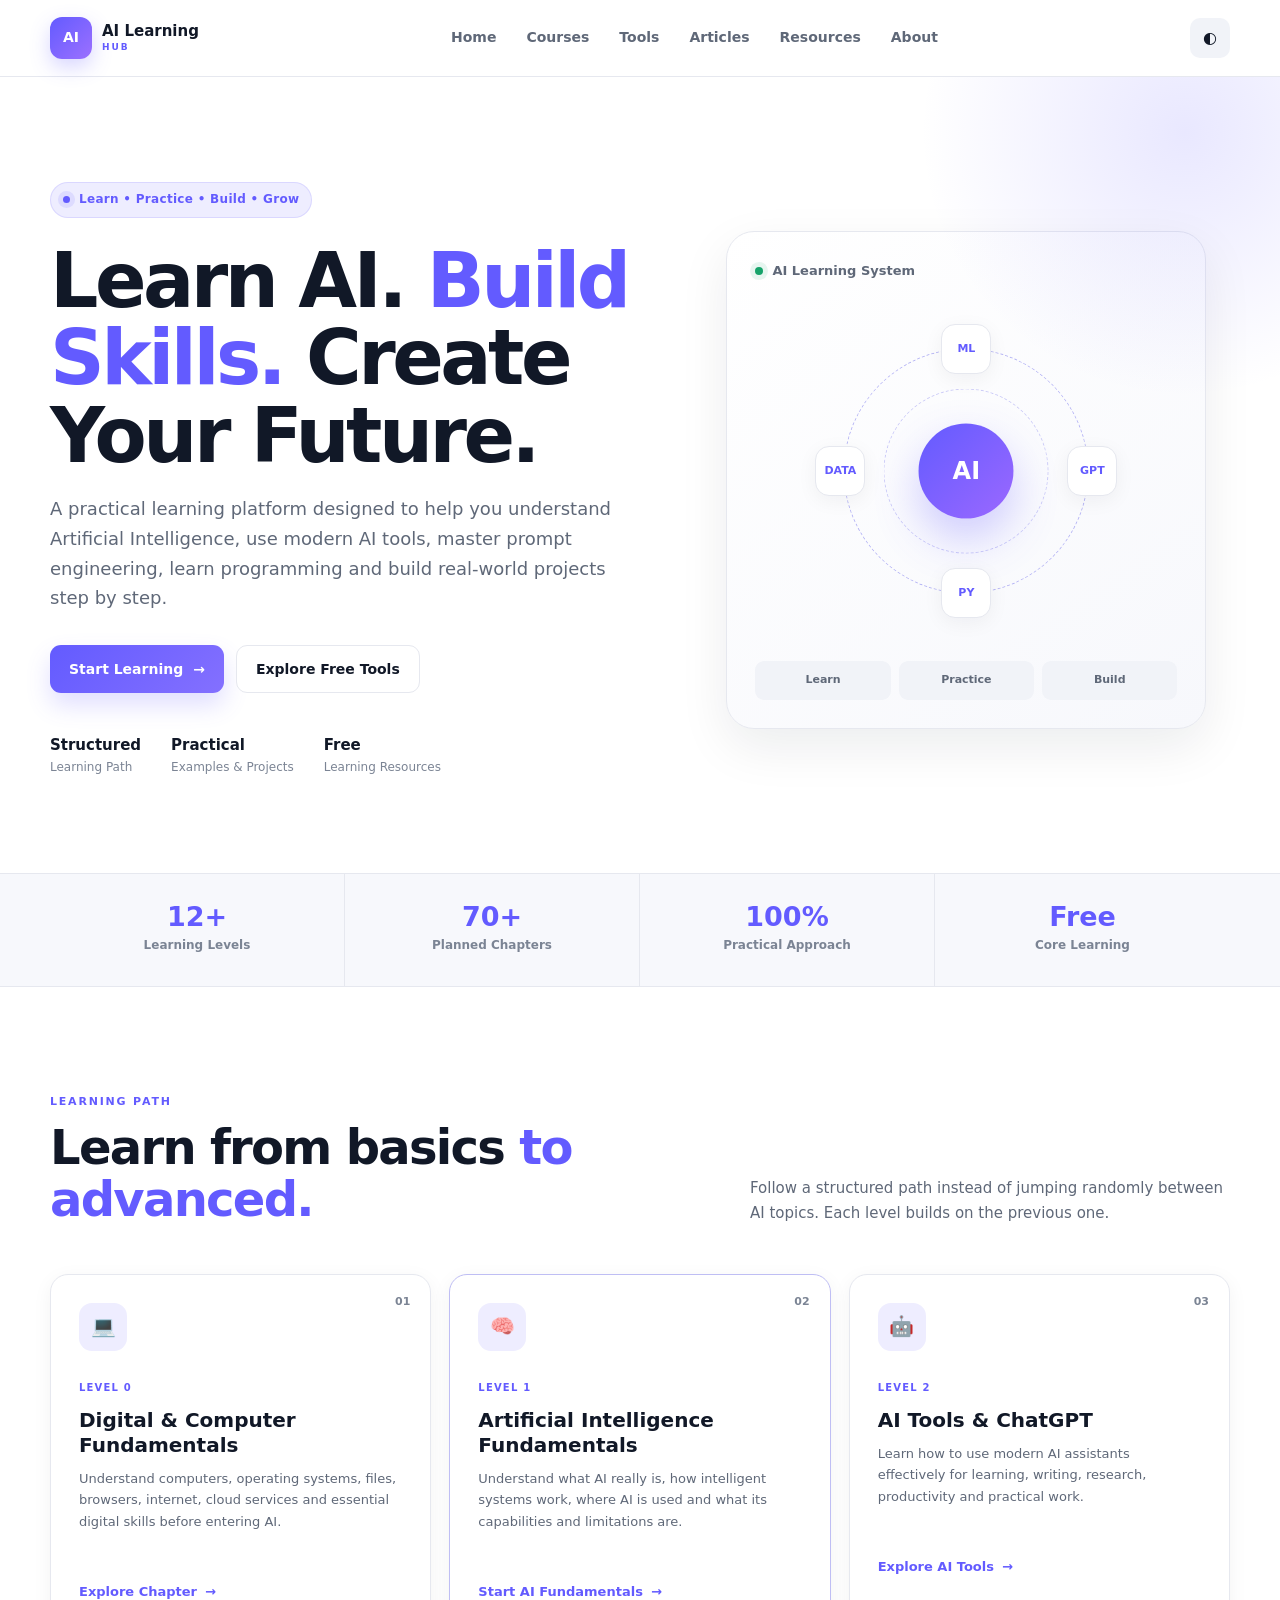
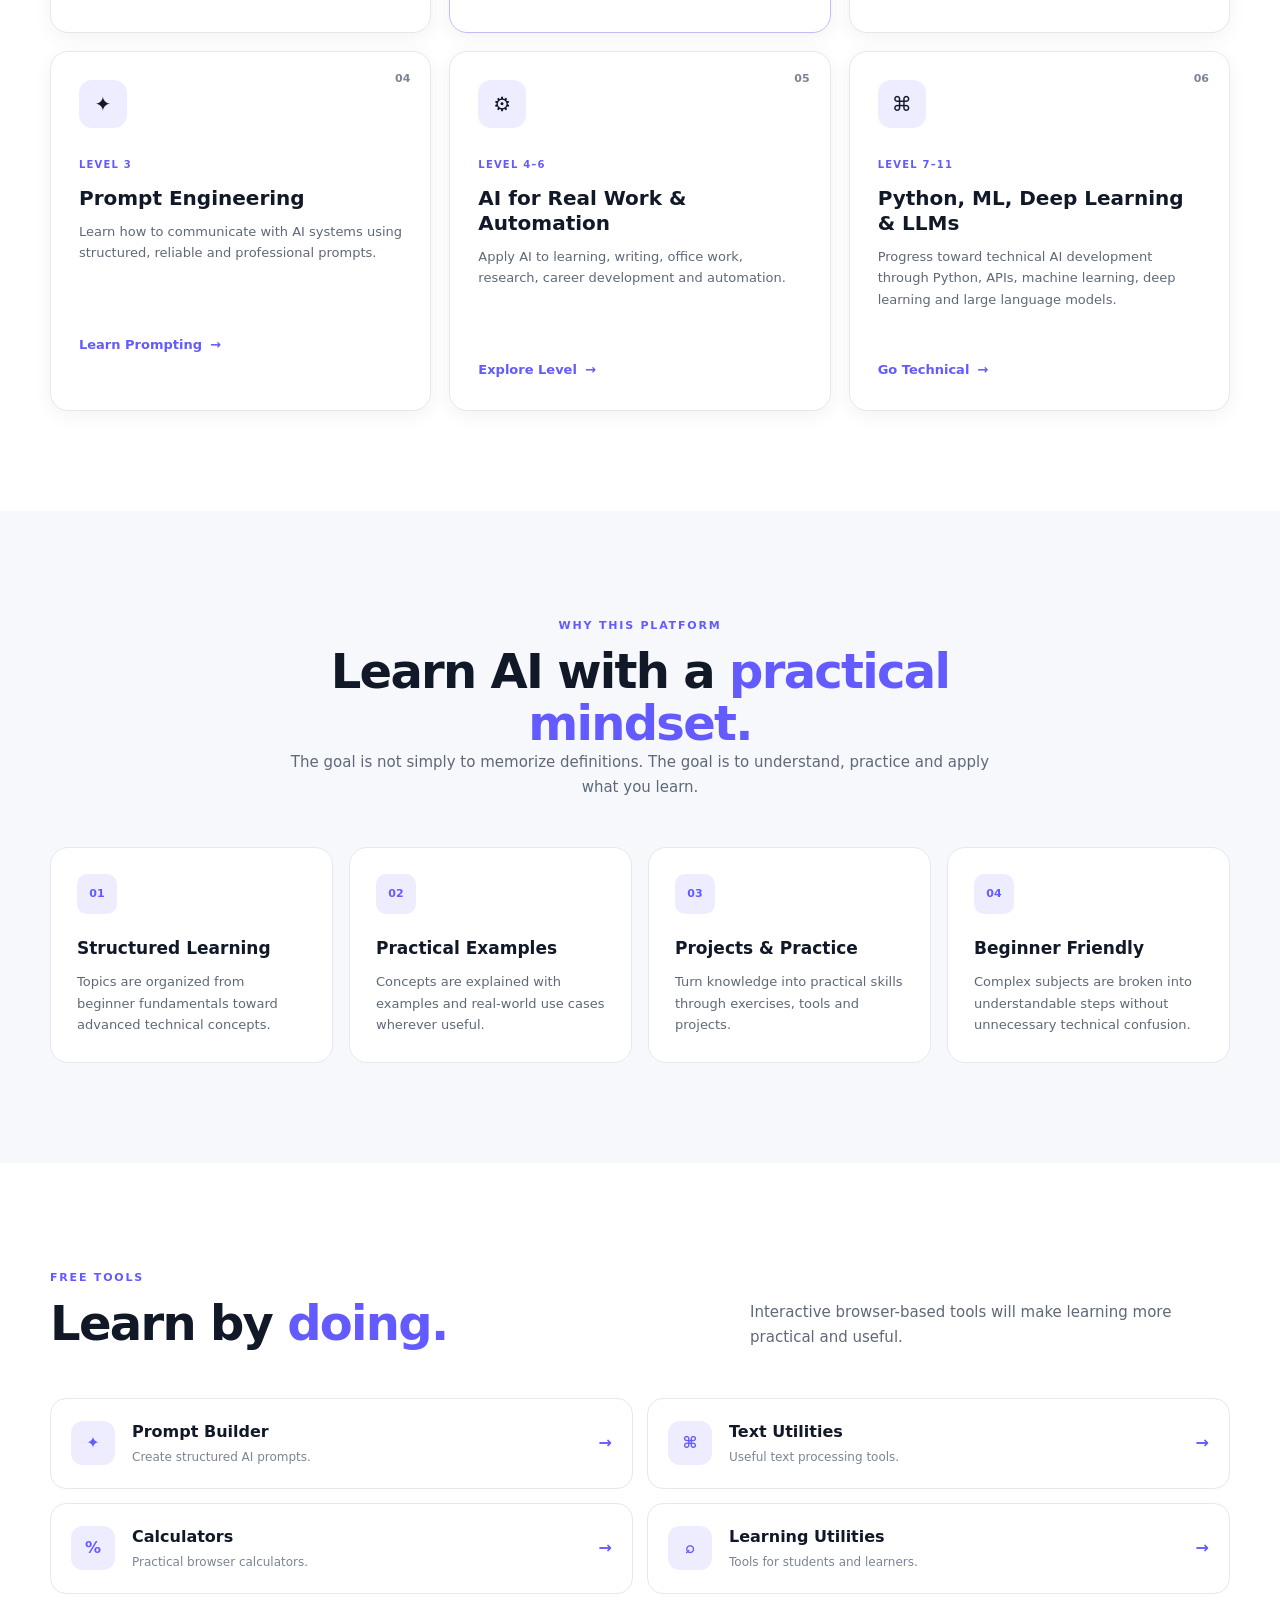
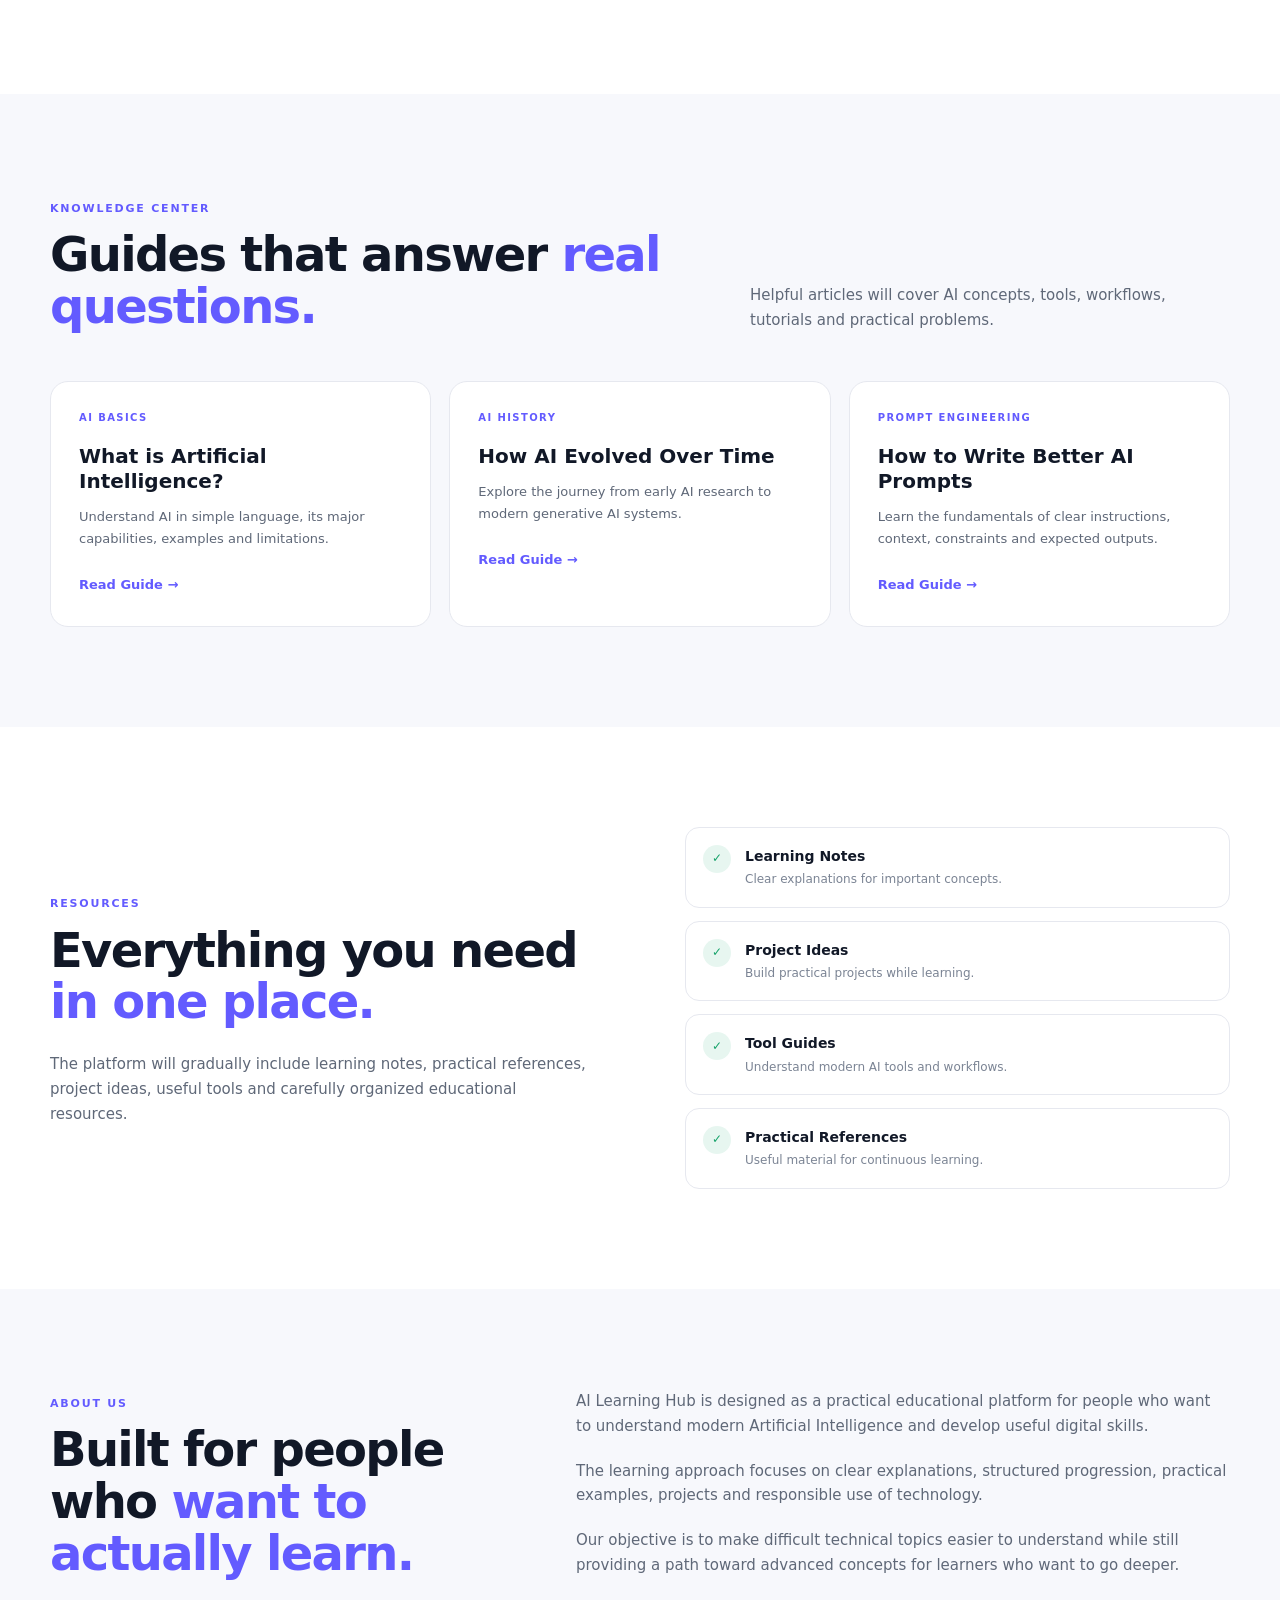
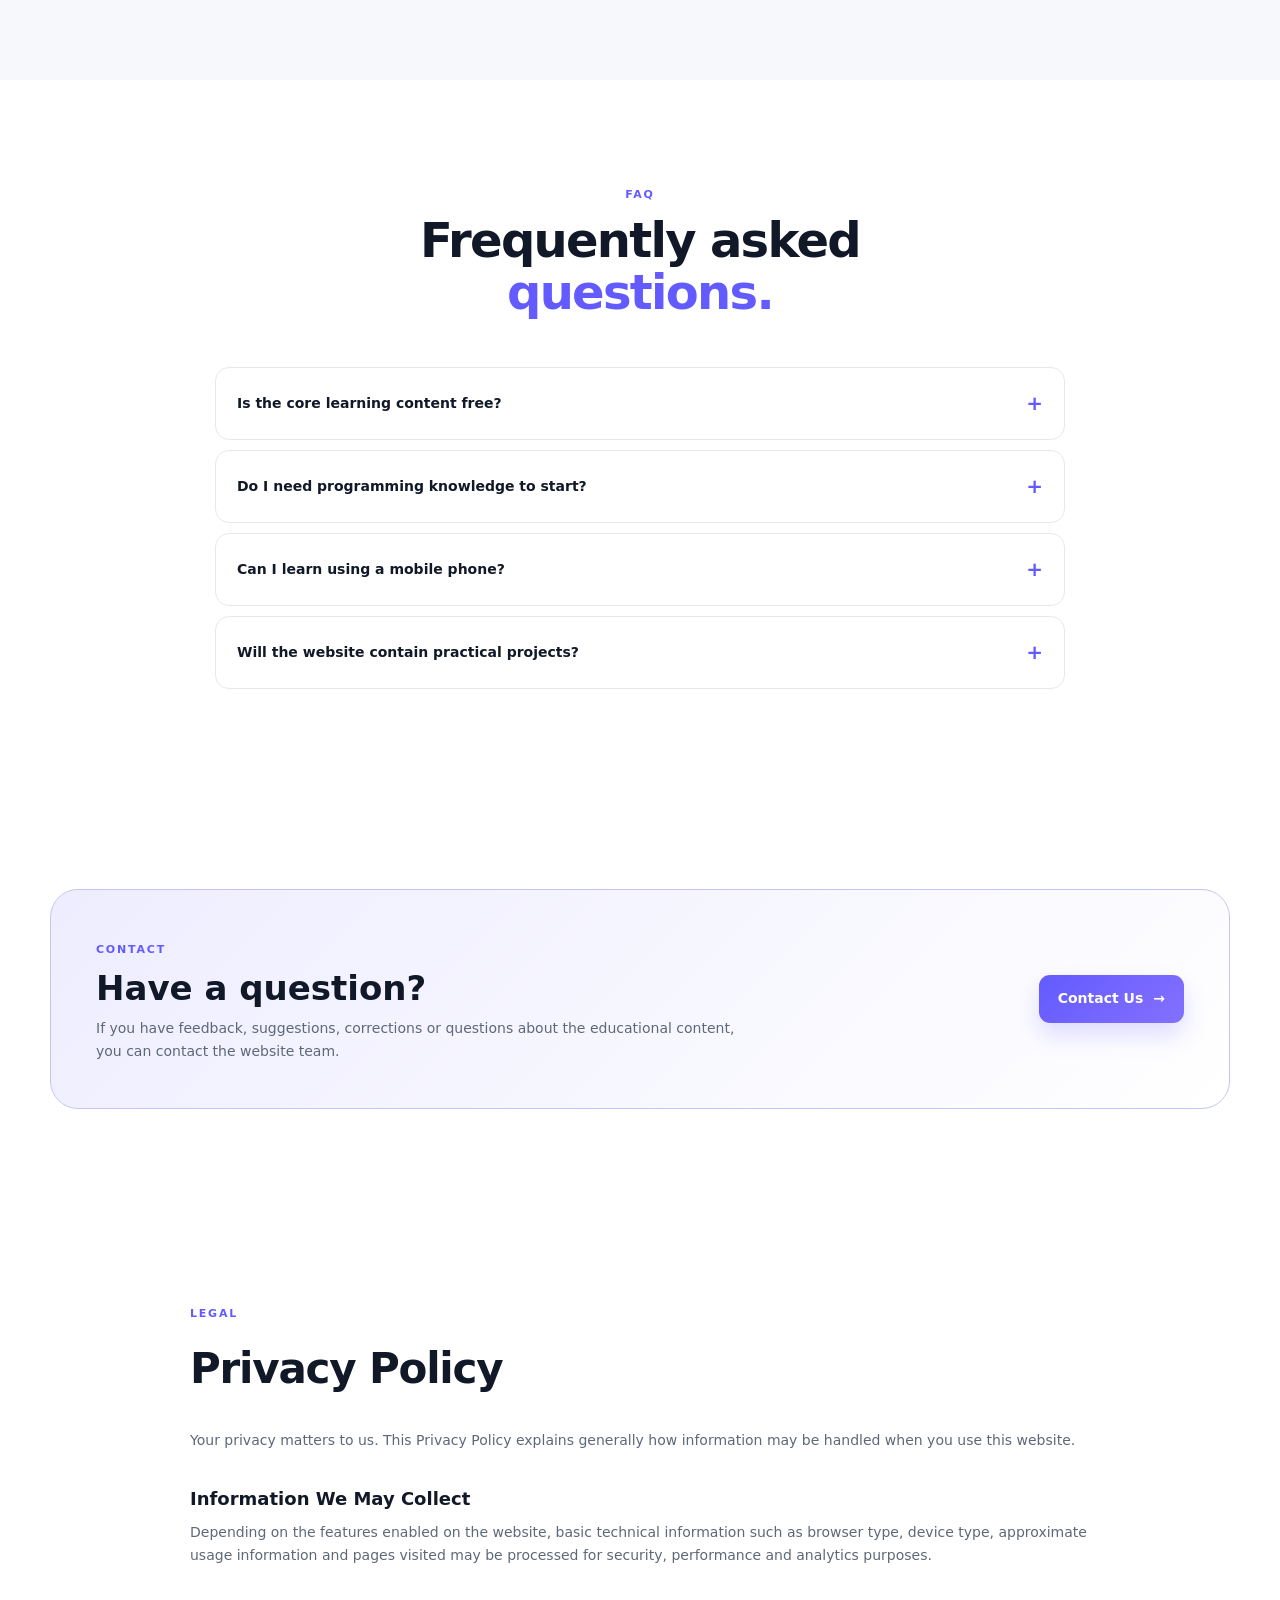
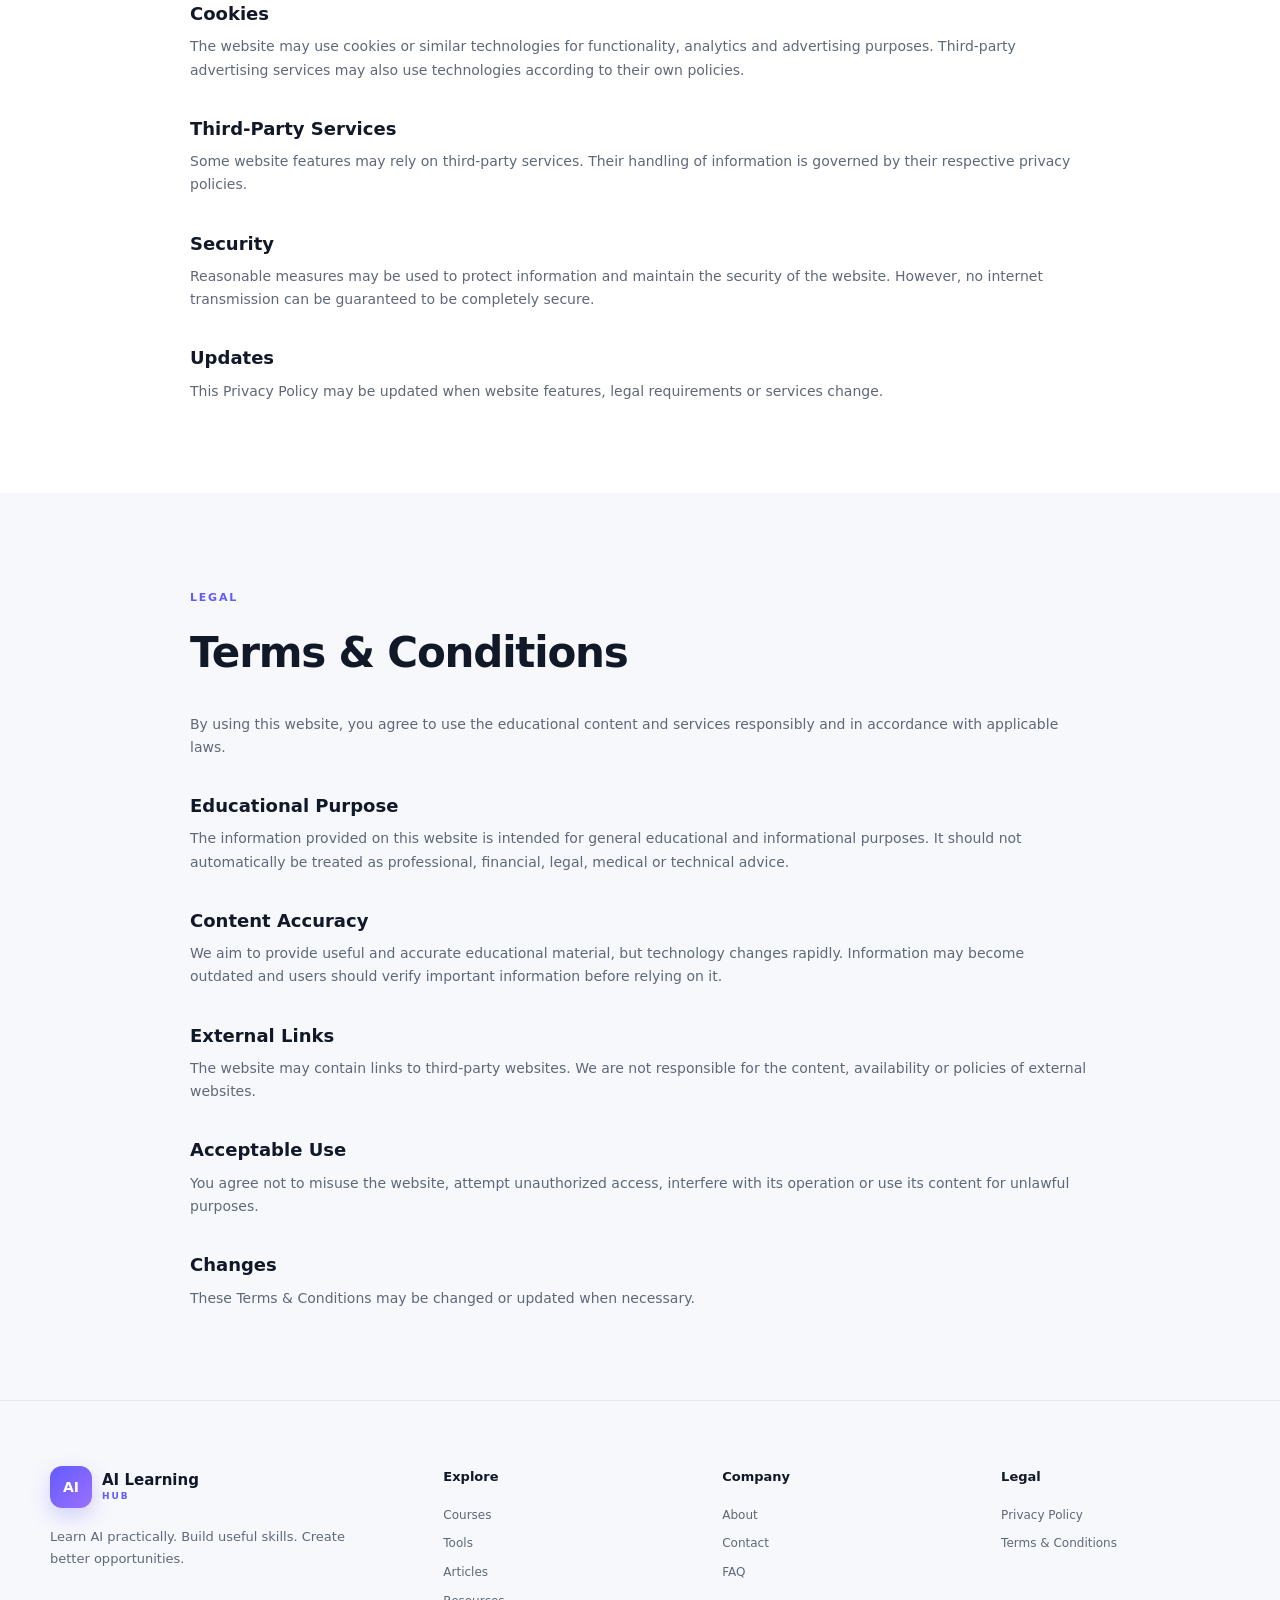
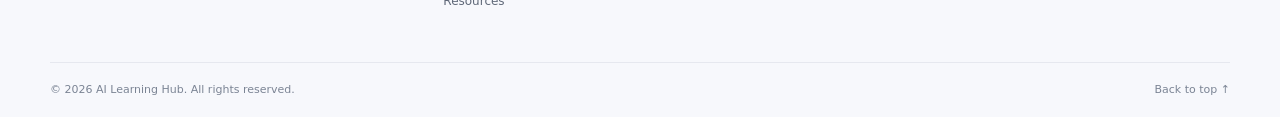
<file: index.html>
<!DOCTYPE html>
<html lang="en">

<head>
    <meta charset="UTF-8">

    <meta name="viewport" content="width=device-width, initial-scale=1.0">

    <meta name="description"
        content="Learn Artificial Intelligence, AI tools, prompt engineering, automation, Python and practical digital skills through structured lessons, tutorials and practical projects.">

    <meta name="keywords"
        content="AI course, artificial intelligence, AI tools, prompt engineering, machine learning, Python, generative AI, AI tutorials, free AI learning">

    <meta name="author" content="AI Learning Hub">

    <meta name="robots" content="index, follow">

    <meta name="theme-color" content="#ffffff">

    <link rel="canonical" href="https://your-domain.com/">

    <meta property="og:type" content="website">
    <meta property="og:title" content="AI Learning Hub | Learn AI Practically">
    <meta property="og:description"
        content="A practical learning platform for Artificial Intelligence, AI tools, prompt engineering, Python and modern digital skills.">
    <meta property="og:url" content="https://your-domain.com/">

    <title>AI Learning Hub | Learn AI, Tools & Digital Skills</title>

    <link rel="stylesheet" href="style.css">
</head>

<body>

    <!-- =========================
     HEADER
========================= -->

    <header class="site-header" id="top">

        <div class="container nav-container">

            <a href="#home" class="brand" aria-label="AI Learning Hub Home">
                <span class="brand-icon">AI</span>

                <span class="brand-text">
                    <strong>AI Learning</strong>
                    <small>HUB</small>
                </span>
            </a>

            <nav class="main-nav" id="mainNav" aria-label="Main navigation">

                <a href="#home" class="nav-link active">Home</a>

                <a href="#courses" class="nav-link">Courses</a>

                <a href="#tools" class="nav-link">Tools</a>

                <a href="#articles" class="nav-link">Articles</a>

                <a href="#resources" class="nav-link">Resources</a>

                <a href="#about" class="nav-link">About</a>

            </nav>

            <div class="nav-actions">

                <button class="theme-btn" id="themeToggle" type="button" aria-label="Toggle dark mode">
                    ◐
                </button>

                <button class="menu-btn" id="menuToggle" type="button" aria-label="Open navigation"
                    aria-expanded="false">
                    <span></span>
                    <span></span>
                    <span></span>
                </button>

            </div>

        </div>

    </header>


    <main id="home">

        <!-- =========================
     HERO
========================= -->

        <section class="hero-section">

            <div class="container hero-grid">

                <div class="hero-content">

                    <div class="eyebrow">
                        <span class="eyebrow-dot"></span>
                        Learn • Practice • Build • Grow
                    </div>

                    <h1>
                        Learn AI.
                        <span>Build Skills.</span>
                        Create Your Future.
                    </h1>

                    <p class="hero-description">
                        A practical learning platform designed to help you
                        understand Artificial Intelligence, use modern AI tools,
                        master prompt engineering, learn programming and build
                        real-world projects step by step.
                    </p>

                    <div class="hero-buttons">

                        <a href="#courses" class="btn btn-primary">
                            Start Learning
                            <span>→</span>
                        </a>

                        <a href="#tools" class="btn btn-secondary">
                            Explore Free Tools
                        </a>

                    </div>

                    <div class="hero-trust">

                        <div>
                            <strong>Structured</strong>
                            <span>Learning Path</span>
                        </div>

                        <div>
                            <strong>Practical</strong>
                            <span>Examples & Projects</span>
                        </div>

                        <div>
                            <strong>Free</strong>
                            <span>Learning Resources</span>
                        </div>

                    </div>

                </div>


                <div class="hero-visual">

                    <div class="ai-card main-ai-card">

                        <div class="ai-card-top">
                            <span class="status-dot"></span>
                            AI Learning System
                        </div>

                        <div class="ai-orbit">

                            <div class="orbit orbit-one"></div>
                            <div class="orbit orbit-two"></div>

                            <div class="ai-core">
                                AI
                            </div>

                            <span class="floating-node node-one">ML</span>
                            <span class="floating-node node-two">GPT</span>
                            <span class="floating-node node-three">PY</span>
                            <span class="floating-node node-four">DATA</span>

                        </div>

                        <div class="ai-card-footer">
                            <span>Learn</span>
                            <span>Practice</span>
                            <span>Build</span>
                        </div>

                    </div>

                </div>

            </div>

        </section>


        <!-- =========================
     STATS
========================= -->

        <section class="stats-section">

            <div class="container stats-grid">

                <div class="stat-item">
                    <strong>12+</strong>
                    <span>Learning Levels</span>
                </div>

                <div class="stat-item">
                    <strong>70+</strong>
                    <span>Planned Chapters</span>
                </div>

                <div class="stat-item">
                    <strong>100%</strong>
                    <span>Practical Approach</span>
                </div>

                <div class="stat-item">
                    <strong>Free</strong>
                    <span>Core Learning</span>
                </div>

            </div>

        </section>


        <!-- =========================
     COURSES
========================= -->

        <section class="section" id="courses">

            <div class="container">

                <div class="section-heading">

                    <div>
                        <span class="section-label">LEARNING PATH</span>

                        <h2>
                            Learn from basics
                            <span>to advanced.</span>
                        </h2>
                    </div>

                    <p>
                        Follow a structured path instead of jumping randomly
                        between AI topics. Each level builds on the previous one.
                    </p>

                </div>


                <div class="course-grid">

                    <article class="course-card">

                        <div class="course-number">01</div>

                        <div class="course-icon">💻</div>

                        <span class="course-level">LEVEL 0</span>

                        <h3>Digital & Computer Fundamentals</h3>

                        <p>
                            Understand computers, operating systems, files,
                            browsers, internet, cloud services and essential
                            digital skills before entering AI.
                        </p>

                        <a href="chapters/chapter-01.html">
                            Explore Chapter
                            <span>→</span>
                        </a>

                    </article>


                    <article class="course-card featured">

                        <div class="course-number">02</div>

                        <div class="course-icon">🧠</div>

                        <span class="course-level">LEVEL 1</span>

                        <h3>Artificial Intelligence Fundamentals</h3>

                        <p>
                            Understand what AI really is, how intelligent
                            systems work, where AI is used and what its
                            capabilities and limitations are.
                        </p>

                        <a href="chapters/chapter-04.html">
                            Start AI Fundamentals
                            <span>→</span>
                        </a>

                    </article>


                    <article class="course-card">

                        <div class="course-number">03</div>

                        <div class="course-icon">🤖</div>

                        <span class="course-level">LEVEL 2</span>

                        <h3>AI Tools & ChatGPT</h3>

                        <p>
                            Learn how to use modern AI assistants effectively
                            for learning, writing, research, productivity and
                            practical work.
                        </p>

                        <a href="chapters/chapter-10.html">
                            Explore AI Tools
                            <span>→</span>
                        </a>

                    </article>


                    <article class="course-card">

                        <div class="course-number">04</div>

                        <div class="course-icon">✦</div>

                        <span class="course-level">LEVEL 3</span>

                        <h3>Prompt Engineering</h3>

                        <p>
                            Learn how to communicate with AI systems using
                            structured, reliable and professional prompts.
                        </p>

                        <a href="chapters/chapter-16.html">
                            Learn Prompting
                            <span>→</span>
                        </a>

                    </article>


                    <article class="course-card">

                        <div class="course-number">05</div>

                        <div class="course-icon">⚙</div>

                        <span class="course-level">LEVEL 4–6</span>

                        <h3>AI for Real Work & Automation</h3>

                        <p>
                            Apply AI to learning, writing, office work,
                            research, career development and automation.
                        </p>

                        <a href="chapters/chapter-26.html">
                            Explore Level
                            <span>→</span>
                        </a>

                    </article>


                    <article class="course-card">

                        <div class="course-number">06</div>

                        <div class="course-icon">⌘</div>

                        <span class="course-level">LEVEL 7–11</span>

                        <h3>Python, ML, Deep Learning & LLMs</h3>

                        <p>
                            Progress toward technical AI development through
                            Python, APIs, machine learning, deep learning and
                            large language models.
                        </p>

                        <a href="chapters/chapter-44.html">
                            Go Technical
                            <span>→</span>
                        </a>

                    </article>

                </div>

            </div>

        </section>


        <!-- =========================
     WHY LEARN
========================= -->

        <section class="section section-soft">

            <div class="container">

                <div class="section-heading centered">

                    <span class="section-label">WHY THIS PLATFORM</span>

                    <h2>
                        Learn AI with a
                        <span>practical mindset.</span>
                    </h2>

                    <p>
                        The goal is not simply to memorize definitions.
                        The goal is to understand, practice and apply what
                        you learn.
                    </p>

                </div>


                <div class="feature-grid">

                    <div class="feature-box">

                        <div class="feature-icon">01</div>

                        <h3>Structured Learning</h3>

                        <p>
                            Topics are organized from beginner fundamentals
                            toward advanced technical concepts.
                        </p>

                    </div>


                    <div class="feature-box">

                        <div class="feature-icon">02</div>

                        <h3>Practical Examples</h3>

                        <p>
                            Concepts are explained with examples and
                            real-world use cases wherever useful.
                        </p>

                    </div>


                    <div class="feature-box">

                        <div class="feature-icon">03</div>

                        <h3>Projects & Practice</h3>

                        <p>
                            Turn knowledge into practical skills through
                            exercises, tools and projects.
                        </p>

                    </div>


                    <div class="feature-box">

                        <div class="feature-icon">04</div>

                        <h3>Beginner Friendly</h3>

                        <p>
                            Complex subjects are broken into understandable
                            steps without unnecessary technical confusion.
                        </p>

                    </div>

                </div>

            </div>

        </section>


        <!-- =========================
     TOOLS
========================= -->

        <section class="section" id="tools">

            <div class="container">

                <div class="section-heading">

                    <div>
                        <span class="section-label">FREE TOOLS</span>

                        <h2>
                            Learn by
                            <span>doing.</span>
                        </h2>
                    </div>

                    <p>
                        Interactive browser-based tools will make learning
                        more practical and useful.
                    </p>

                </div>


                <div class="tool-grid">

                    <a href="chapters/prompt-builder.html" class="tool-card">

                        <span class="tool-icon">✦</span>

                        <div>
                            <h3>Prompt Builder</h3>
                            <p>Create structured AI prompts.</p>
                        </div>

                        <span class="tool-arrow">→</span>

                    </a>


                    <a href="chapters/text-utilities.html" class="tool-card">

                        <span class="tool-icon">⌘</span>

                        <div>
                            <h3>Text Utilities</h3>
                            <p>Useful text processing tools.</p>
                        </div>

                        <span class="tool-arrow">→</span>

                    </a>


                    <a href="chapters/calculators.html" class="tool-card">

                        <span class="tool-icon">%</span>

                        <div>
                            <h3>Calculators</h3>
                            <p>Practical browser calculators.</p>
                        </div>

                        <span class="tool-arrow">→</span>

                    </a>


                    <a href="chapters/learning-utilities.html" class="tool-card">

                        <span class="tool-icon">⌕</span>

                        <div>
                            <h3>Learning Utilities</h3>
                            <p>Tools for students and learners.</p>
                        </div>

                        <span class="tool-arrow">→</span>

                    </a>

                </div>

            </div>

        </section>


        <!-- =========================
     ARTICLES
========================= -->

        <section class="section section-soft" id="articles">

            <div class="container">

                <div class="section-heading">

                    <div>
                        <span class="section-label">KNOWLEDGE CENTER</span>

                        <h2>
                            Guides that answer
                            <span>real questions.</span>
                        </h2>
                    </div>

                    <p>
                        Helpful articles will cover AI concepts, tools,
                        workflows, tutorials and practical problems.
                    </p>

                </div>


                <div class="article-grid">

                    <article class="article-card">

                        <div class="article-category">AI BASICS</div>

                        <h3>
                            What is Artificial Intelligence?
                        </h3>

                        <p>
                            Understand AI in simple language, its major
                            capabilities, examples and limitations.
                        </p>

                        <a href="chapters/chapter-04.html">
                            Read Guide →
                        </a>

                    </article>


                    <article class="article-card">

                        <div class="article-category">AI HISTORY</div>

                        <h3>
                            How AI Evolved Over Time
                        </h3>

                        <p>
                            Explore the journey from early AI research
                            to modern generative AI systems.
                        </p>

                        <a href="chapters/chapter-05.html">
                            Read Guide →
                        </a>

                    </article>


                    <article class="article-card">

                        <div class="article-category">PROMPT ENGINEERING</div>

                        <h3>
                            How to Write Better AI Prompts
                        </h3>

                        <p>
                            Learn the fundamentals of clear instructions,
                            context, constraints and expected outputs.
                        </p>

                        <a href="chapters/chapter-16.html">
                            Read Guide →
                        </a>

                    </article>

                </div>

            </div>

        </section>


        <!-- =========================
     RESOURCES
========================= -->

        <section class="section" id="resources">

            <div class="container resource-layout">

                <div>

                    <span class="section-label">RESOURCES</span>

                    <h2>
                        Everything you need
                        <span>in one place.</span>
                    </h2>

                    <p class="resource-intro">
                        The platform will gradually include learning notes,
                        practical references, project ideas, useful tools and
                        carefully organized educational resources.
                    </p>

                </div>


                <div class="resource-list">

                    <div class="resource-item">
                        <span>✓</span>
                        <div>
                            <strong>Learning Notes</strong>
                            <p>Clear explanations for important concepts.</p>
                        </div>
                    </div>

                    <div class="resource-item">
                        <span>✓</span>
                        <div>
                            <strong>Project Ideas</strong>
                            <p>Build practical projects while learning.</p>
                        </div>
                    </div>

                    <div class="resource-item">
                        <span>✓</span>
                        <div>
                            <strong>Tool Guides</strong>
                            <p>Understand modern AI tools and workflows.</p>
                        </div>
                    </div>

                    <div class="resource-item">
                        <span>✓</span>
                        <div>
                            <strong>Practical References</strong>
                            <p>Useful material for continuous learning.</p>
                        </div>
                    </div>

                </div>

            </div>

        </section>


        <!-- =========================
     ABOUT
========================= -->

        <section class="section section-soft" id="about">

            <div class="container about-grid">

                <div>

                    <span class="section-label">ABOUT US</span>

                    <h2>
                        Built for people who
                        <span>want to actually learn.</span>
                    </h2>

                </div>


                <div class="about-content">

                    <p>
                        AI Learning Hub is designed as a practical educational
                        platform for people who want to understand modern
                        Artificial Intelligence and develop useful digital skills.
                    </p>

                    <p>
                        The learning approach focuses on clear explanations,
                        structured progression, practical examples, projects and
                        responsible use of technology.
                    </p>

                    <p>
                        Our objective is to make difficult technical topics easier
                        to understand while still providing a path toward advanced
                        concepts for learners who want to go deeper.
                    </p>

                </div>

            </div>

        </section>


        <!-- =========================
     FAQ
========================= -->

        <section class="section" id="faq">

            <div class="container faq-container">

                <div class="section-heading centered">

                    <span class="section-label">FAQ</span>

                    <h2>
                        Frequently asked
                        <span>questions.</span>
                    </h2>

                </div>


                <div class="faq-list">

                    <details class="faq-item">

                        <summary>
                            Is the core learning content free?
                            <span>+</span>
                        </summary>

                        <p>
                            The platform is designed to provide substantial
                            educational content and useful learning resources
                            without requiring payment for the core learning path.
                        </p>

                    </details>


                    <details class="faq-item">

                        <summary>
                            Do I need programming knowledge to start?
                            <span>+</span>
                        </summary>

                        <p>
                            No. The learning path starts with digital and AI
                            fundamentals before gradually moving toward Python,
                            APIs, machine learning and advanced AI topics.
                        </p>

                    </details>


                    <details class="faq-item">

                        <summary>
                            Can I learn using a mobile phone?
                            <span>+</span>
                        </summary>

                        <p>
                            The website is designed to be responsive so that
                            learning content can be accessed across phones,
                            tablets and desktop devices.
                        </p>

                    </details>


                    <details class="faq-item">

                        <summary>
                            Will the website contain practical projects?
                            <span>+</span>
                        </summary>

                        <p>
                            Yes. Practical projects and interactive examples are
                            an important part of the planned learning experience.
                        </p>

                    </details>

                </div>

            </div>

        </section>


        <!-- =========================
     CONTACT
========================= -->

        <section class="section contact-section" id="contact">

            <div class="container">

                <div class="contact-box">

                    <div>

                        <span class="section-label">CONTACT</span>

                        <h2>
                            Have a question?
                        </h2>

                        <p>
                            If you have feedback, suggestions, corrections or
                            questions about the educational content, you can
                            contact the website team.
                        </p>

                    </div>


                    <a href="mailto:hello@your-domain.com" class="btn btn-primary">
                        Contact Us
                        <span>→</span>
                    </a>

                </div>

            </div>

        </section>


        <!-- =========================
     PRIVACY POLICY
========================= -->

        <section class="legal-section" id="privacy">

            <div class="container legal-container">

                <span class="section-label">LEGAL</span>

                <h2>Privacy Policy</h2>

                <p>
                    Your privacy matters to us. This Privacy Policy explains
                    generally how information may be handled when you use this
                    website.
                </p>

                <h3>Information We May Collect</h3>

                <p>
                    Depending on the features enabled on the website, basic
                    technical information such as browser type, device type,
                    approximate usage information and pages visited may be
                    processed for security, performance and analytics purposes.
                </p>

                <h3>Cookies</h3>

                <p>
                    The website may use cookies or similar technologies for
                    functionality, analytics and advertising purposes. Third-party
                    advertising services may also use technologies according to
                    their own policies.
                </p>

                <h3>Third-Party Services</h3>

                <p>
                    Some website features may rely on third-party services.
                    Their handling of information is governed by their respective
                    privacy policies.
                </p>

                <h3>Security</h3>

                <p>
                    Reasonable measures may be used to protect information and
                    maintain the security of the website. However, no internet
                    transmission can be guaranteed to be completely secure.
                </p>

                <h3>Updates</h3>

                <p>
                    This Privacy Policy may be updated when website features,
                    legal requirements or services change.
                </p>

            </div>

        </section>


        <!-- =========================
     TERMS
========================= -->

        <section class="legal-section section-soft" id="terms">

            <div class="container legal-container">

                <span class="section-label">LEGAL</span>

                <h2>Terms & Conditions</h2>

                <p>
                    By using this website, you agree to use the educational
                    content and services responsibly and in accordance with
                    applicable laws.
                </p>

                <h3>Educational Purpose</h3>

                <p>
                    The information provided on this website is intended for
                    general educational and informational purposes. It should
                    not automatically be treated as professional, financial,
                    legal, medical or technical advice.
                </p>

                <h3>Content Accuracy</h3>

                <p>
                    We aim to provide useful and accurate educational material,
                    but technology changes rapidly. Information may become
                    outdated and users should verify important information
                    before relying on it.
                </p>

                <h3>External Links</h3>

                <p>
                    The website may contain links to third-party websites.
                    We are not responsible for the content, availability or
                    policies of external websites.
                </p>

                <h3>Acceptable Use</h3>

                <p>
                    You agree not to misuse the website, attempt unauthorized
                    access, interfere with its operation or use its content
                    for unlawful purposes.
                </p>

                <h3>Changes</h3>

                <p>
                    These Terms & Conditions may be changed or updated when
                    necessary.
                </p>

            </div>

        </section>


        <!-- =========================
     FOOTER
========================= -->

    </main>


    <footer class="site-footer">

        <div class="container footer-grid">

            <div class="footer-brand">

                <a href="#home" class="brand">

                    <span class="brand-icon">AI</span>

                    <span class="brand-text">
                        <strong>AI Learning</strong>
                        <small>HUB</small>
                    </span>

                </a>

                <p>
                    Learn AI practically. Build useful skills.
                    Create better opportunities.
                </p>

            </div>


            <div class="footer-column">

                <h3>Explore</h3>

                <a href="#courses">Courses</a>
                <a href="#tools">Tools</a>
                <a href="#articles">Articles</a>
                <a href="#resources">Resources</a>

            </div>


            <div class="footer-column">

                <h3>Company</h3>

                <a href="#about">About</a>
                <a href="#contact">Contact</a>
                <a href="#faq">FAQ</a>

            </div>


            <div class="footer-column">

                <h3>Legal</h3>

                <a href="#privacy">Privacy Policy</a>
                <a href="#terms">Terms & Conditions</a>

            </div>

        </div>


        <div class="container footer-bottom">

            <p>
                © <span id="currentYear"></span> AI Learning Hub.
                All rights reserved.
            </p>

            <a href="#top">Back to top ↑</a>

        </div>

    </footer>


    <script src="script.js"></script>

</body>

</html>
</file>
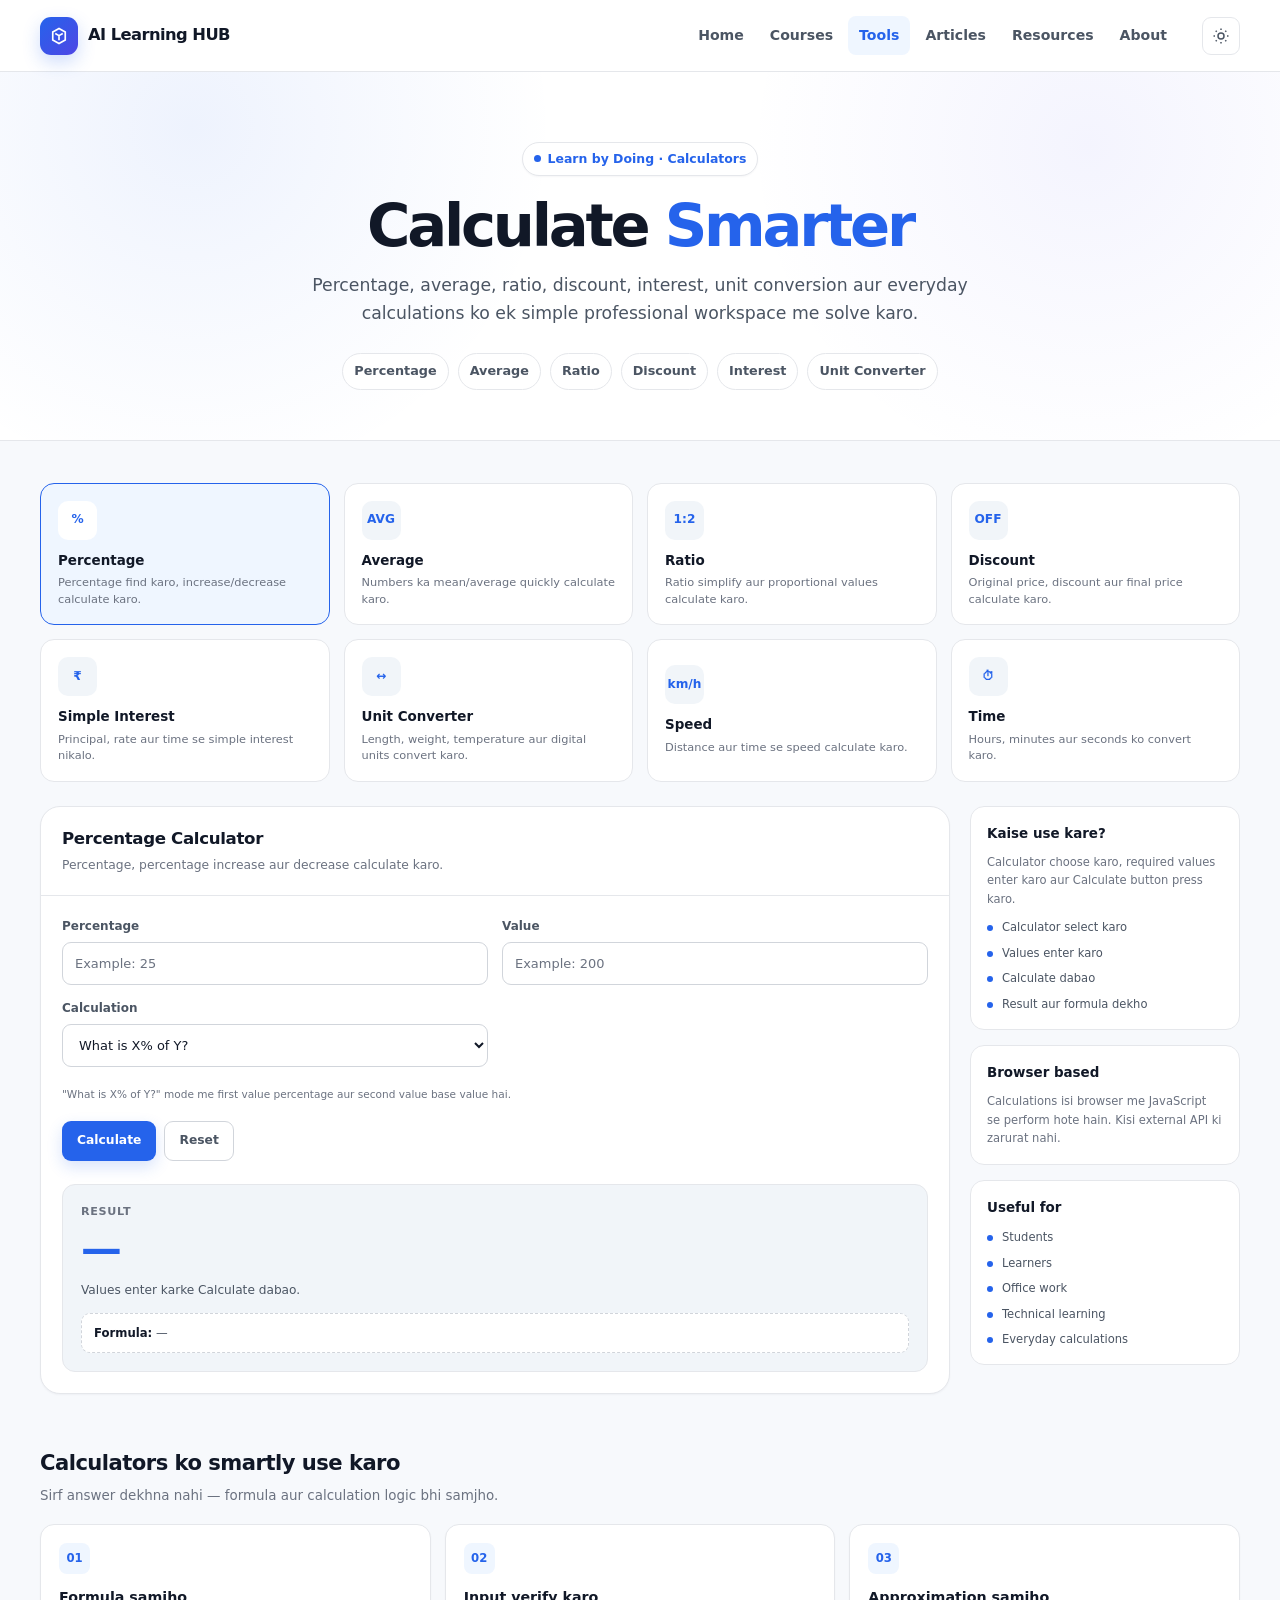
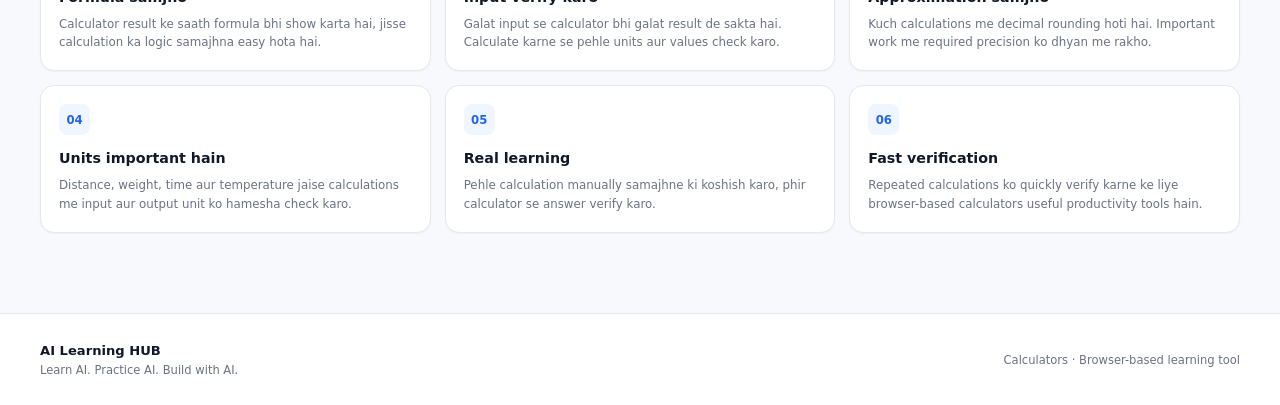
<file: chapters/calculators.html>
<!DOCTYPE html>
<html lang="en">

<head>
    <meta charset="UTF-8">

    <meta name="viewport" content="width=device-width, initial-scale=1.0">

    <title>Calculators — AI Learning HUB</title>

    <meta name="description"
        content="Free practical calculators from AI Learning HUB. Calculate percentages, averages, ratios, unit conversions, BMI, discounts, simple interest and more directly in your browser.">

    <meta name="keywords"
        content="online calculators, percentage calculator, average calculator, ratio calculator, discount calculator, unit converter, AI Learning HUB">

    <meta name="author" content="AI Learning HUB">

    <meta name="robots" content="index, follow">

    <meta property="og:title" content="Calculators — AI Learning HUB">

    <meta property="og:description"
        content="A collection of practical browser-based calculators for students and everyday learning.">

    <meta property="og:type" content="website">

    <meta name="theme-color" content="#ffffff">

    <script type="application/ld+json">
  {
    "@context": "https://schema.org",
    "@type": "WebApplication",
    "name": "AI Learning HUB Calculators",
    "description": "A collection of free browser-based calculators for learning and everyday calculations.",
    "applicationCategory": "UtilitiesApplication",
    "operatingSystem": "Any",
    "isAccessibleForFree": true
  }
  </script>

    <style>
        /* =========================================================
       AI LEARNING HUB — SHARED DESIGN SYSTEM
       ========================================================= */

        :root {
            --bg: #f7f9fc;
            --surface: #ffffff;
            --surface-2: #f1f5f9;
            --surface-3: #eef2f7;

            --text: #111827;
            --text-soft: #4b5563;
            --text-muted: #6b7280;

            --primary: #2563eb;
            --primary-dark: #1d4ed8;
            --primary-soft: #eff6ff;

            --border: #e5e7eb;
            --border-strong: #d1d5db;

            --success: #15803d;
            --success-soft: #f0fdf4;

            --warning: #b45309;
            --warning-soft: #fffbeb;

            --danger: #dc2626;
            --danger-soft: #fef2f2;

            --shadow-sm:
                0 1px 2px rgba(15, 23, 42, .04);

            --shadow:
                0 10px 30px rgba(15, 23, 42, .07);

            --shadow-lg:
                0 20px 55px rgba(15, 23, 42, .10);

            --radius-sm: 8px;
            --radius: 14px;
            --radius-lg: 20px;

            --container: 1200px;

            --font:
                Inter,
                ui-sans-serif,
                system-ui,
                -apple-system,
                BlinkMacSystemFont,
                "Segoe UI",
                Roboto,
                Helvetica,
                Arial,
                sans-serif;

            --header-height: 72px;
        }

        html.dark {
            --bg: #0b1120;
            --surface: #111827;
            --surface-2: #172033;
            --surface-3: #1d293d;

            --text: #f3f4f6;
            --text-soft: #cbd5e1;
            --text-muted: #94a3b8;

            --primary: #60a5fa;
            --primary-dark: #93c5fd;
            --primary-soft: rgba(37, 99, 235, .14);

            --border: #253248;
            --border-strong: #334155;

            --success: #4ade80;
            --success-soft: rgba(34, 197, 94, .10);

            --warning: #fbbf24;
            --warning-soft: rgba(245, 158, 11, .10);

            --danger: #f87171;
            --danger-soft: rgba(239, 68, 68, .10);

            --shadow-sm:
                0 1px 2px rgba(0, 0, 0, .20);

            --shadow:
                0 12px 35px rgba(0, 0, 0, .22);

            --shadow-lg:
                0 22px 65px rgba(0, 0, 0, .30);
        }

        * {
            box-sizing: border-box;
        }

        html {
            scroll-behavior: smooth;
        }

        body {
            margin: 0;
            min-width: 320px;

            background: var(--bg);
            color: var(--text);

            font-family: var(--font);
            line-height: 1.6;

            overflow-x: hidden;

            transition:
                background .25s ease,
                color .25s ease;
        }

        button,
        input,
        select {
            font: inherit;
        }

        button {
            cursor: pointer;
        }

        a {
            color: inherit;
            text-decoration: none;
        }

        ::selection {
            background: rgba(37, 99, 235, .18);
        }

        /* =========================================================
       HEADER
       ========================================================= */

        .site-header {
            position: sticky;
            top: 0;
            z-index: 1000;

            height: var(--header-height);

            background:
                color-mix(in srgb,
                    var(--surface) 94%,
                    transparent);

            border-bottom: 1px solid var(--border);

            backdrop-filter: blur(14px);
            -webkit-backdrop-filter: blur(14px);
        }

        .nav-container {
            width: min(calc(100% - 40px),
                    var(--container));

            height: 100%;
            margin: auto;

            display: flex;
            align-items: center;

            gap: 24px;
        }

        .brand {
            display: inline-flex;
            align-items: center;
            gap: 10px;

            min-width: max-content;

            font-weight: 800;
            letter-spacing: -.035em;
        }

        .brand-mark {
            width: 38px;
            height: 38px;

            border-radius: 11px;

            display: grid;
            place-items: center;

            color: #fff;

            background:
                linear-gradient(135deg,
                    #2563eb,
                    #4f46e5);

            box-shadow:
                0 7px 18px rgba(37, 99, 235, .22);
        }

        .brand-mark svg {
            width: 20px;
            height: 20px;
        }

        .brand-name {
            font-size: 1.02rem;
        }

        .nav-links {
            display: flex;
            align-items: center;
            gap: 4px;

            margin-left: auto;
        }

        .nav-link {
            padding: 8px 11px;

            border-radius: 8px;

            color: var(--text-soft);

            font-size: .88rem;
            font-weight: 600;

            transition:
                background .2s ease,
                color .2s ease;
        }

        .nav-link:hover,
        .nav-link.active {
            color: var(--primary);
            background: var(--primary-soft);
        }

        .nav-actions {
            display: flex;
            align-items: center;
            gap: 8px;
        }

        .icon-button {
            width: 38px;
            height: 38px;

            border: 1px solid var(--border);
            border-radius: 9px;

            background: var(--surface);
            color: var(--text-soft);

            display: grid;
            place-items: center;

            transition:
                border-color .2s ease,
                color .2s ease,
                background .2s ease,
                transform .2s ease;
        }

        .icon-button:hover {
            border-color: var(--primary);
            color: var(--primary);
            background: var(--primary-soft);
        }

        .menu-button {
            display: none;
        }

        /* =========================================================
       HERO
       ========================================================= */

        .hero {
            position: relative;

            padding: 70px 20px 50px;

            border-bottom: 1px solid var(--border);

            overflow: hidden;

            background:
                radial-gradient(circle at 15% 15%,
                    rgba(37, 99, 235, .08),
                    transparent 32%),
                radial-gradient(circle at 85% 20%,
                    rgba(99, 102, 241, .07),
                    transparent 30%),
                var(--surface);
        }

        .hero-inner {
            width: min(100%, var(--container));
            margin: auto;

            text-align: center;
        }

        .eyebrow {
            display: inline-flex;
            align-items: center;
            gap: 7px;

            padding: 6px 11px;

            border: 1px solid var(--border);
            border-radius: 999px;

            background: var(--surface);
            color: var(--primary);

            font-size: .78rem;
            font-weight: 750;

            box-shadow: var(--shadow-sm);
        }

        .eyebrow-dot {
            width: 7px;
            height: 7px;

            border-radius: 50%;

            background: var(--primary);
        }

        .hero h1 {
            max-width: 850px;

            margin: 18px auto 14px;

            font-size:
                clamp(2rem, 5vw, 3.7rem);

            line-height: 1.08;

            letter-spacing: -.055em;
        }

        .hero h1 span {
            color: var(--primary);
        }

        .hero-description {
            max-width: 720px;
            margin: auto;

            color: var(--text-soft);

            font-size:
                clamp(.98rem, 2vw, 1.08rem);
        }

        .hero-points {
            margin-top: 26px;

            display: flex;
            justify-content: center;
            flex-wrap: wrap;
            gap: 9px;
        }

        .hero-point {
            padding: 7px 11px;

            border: 1px solid var(--border);
            border-radius: 999px;

            background: var(--surface);
            color: var(--text-soft);

            font-size: .8rem;
            font-weight: 600;
        }

        /* =========================================================
       MAIN
       ========================================================= */

        main {
            width: min(calc(100% - 40px),
                    var(--container));

            margin: auto;

            padding: 42px 0 80px;
        }

        /* =========================================================
       CALCULATOR SELECTOR
       ========================================================= */

        .calculator-grid {
            display: grid;

            grid-template-columns:
                repeat(4, minmax(0, 1fr));

            gap: 14px;

            margin-bottom: 24px;
        }

        .calculator-card {
            width: 100%;

            padding: 17px;

            border: 1px solid var(--border);
            border-radius: var(--radius);

            background: var(--surface);

            text-align: left;

            color: var(--text);

            transition:
                transform .2s ease,
                border-color .2s ease,
                box-shadow .2s ease,
                background .2s ease;
        }

        .calculator-card:hover {
            transform: translateY(-2px);

            border-color:
                rgba(37, 99, 235, .35);

            box-shadow: var(--shadow);
        }

        .calculator-card.active {
            border-color: var(--primary);
            background: var(--primary-soft);
        }

        .calc-icon {
            width: 39px;
            height: 39px;

            margin-bottom: 10px;

            display: grid;
            place-items: center;

            border-radius: 10px;

            color: var(--primary);
            background: var(--surface-2);

            font-size: .76rem;
            font-weight: 800;
        }

        .calculator-card.active .calc-icon {
            background: var(--surface);
        }

        .calculator-card strong {
            display: block;

            margin-bottom: 3px;

            font-size: .84rem;
        }

        .calculator-card small {
            display: block;

            color: var(--text-muted);

            font-size: .71rem;
            line-height: 1.45;
        }

        /* =========================================================
       WORKSPACE
       ========================================================= */

        .workspace {
            display: grid;

            grid-template-columns:
                minmax(0, 1fr) 270px;

            gap: 20px;

            align-items: start;
        }

        .panel {
            min-width: 0;

            border: 1px solid var(--border);
            border-radius: var(--radius-lg);

            background: var(--surface);

            box-shadow: var(--shadow-sm);
        }

        .panel-header {
            padding: 19px 21px;

            border-bottom: 1px solid var(--border);

            display: flex;
            align-items: flex-start;
            justify-content: space-between;

            gap: 15px;
        }

        .panel-title {
            margin: 0;

            font-size: 1.04rem;
            letter-spacing: -.02em;
        }

        .panel-subtitle {
            margin: 4px 0 0;

            color: var(--text-muted);

            font-size: .77rem;
        }

        .panel-body {
            padding: 21px;
        }

        /* =========================================================
       FORM
       ========================================================= */

        .form-grid {
            display: grid;

            grid-template-columns:
                repeat(2, minmax(0, 1fr));

            gap: 14px;
        }

        .field {
            min-width: 0;
        }

        .field.full {
            grid-column: 1 / -1;
        }

        .field label {
            display: block;

            margin-bottom: 6px;

            color: var(--text-soft);

            font-size: .75rem;
            font-weight: 700;
        }

        .field input,
        .field select {
            width: 100%;
            height: 43px;

            padding: 0 12px;

            border: 1px solid var(--border-strong);
            border-radius: 9px;

            background: var(--surface);
            color: var(--text);

            outline: none;

            font-size: .81rem;

            transition:
                border-color .2s ease,
                box-shadow .2s ease;
        }

        .field input:focus,
        .field select:focus {
            border-color: var(--primary);

            box-shadow:
                0 0 0 3px rgba(37, 99, 235, .10);
        }

        .field input::placeholder {
            color: var(--text-muted);
        }

        .field-note {
            margin-top: 5px;

            color: var(--text-muted);

            font-size: .66rem;
        }

        /* =========================================================
       BUTTONS
       ========================================================= */

        .button-row {
            margin-top: 18px;

            display: flex;
            flex-wrap: wrap;

            gap: 8px;
        }

        .btn {
            min-height: 40px;

            padding: 8px 14px;

            border: 1px solid transparent;
            border-radius: 9px;

            display: inline-flex;
            align-items: center;
            justify-content: center;

            gap: 6px;

            font-size: .77rem;
            font-weight: 700;

            transition:
                transform .18s ease,
                background .18s ease,
                border-color .18s ease,
                color .18s ease;
        }

        .btn:hover {
            transform: translateY(-1px);
        }

        .btn-primary {
            color: #fff;
            background: var(--primary);

            box-shadow:
                0 6px 15px rgba(37, 99, 235, .18);
        }

        .btn-primary:hover {
            background: var(--primary-dark);
        }

        .btn-secondary {
            color: var(--text-soft);
            background: var(--surface);

            border-color: var(--border-strong);
        }

        .btn-secondary:hover {
            color: var(--primary);

            border-color: var(--primary);

            background: var(--primary-soft);
        }

        .btn-danger {
            color: var(--danger);
            background: var(--danger-soft);
        }

        /* =========================================================
       RESULT
       ========================================================= */

        .result-area {
            margin-top: 23px;

            padding: 18px;

            border: 1px solid var(--border);
            border-radius: 13px;

            background: var(--surface-2);
        }

        .result-label {
            color: var(--text-muted);

            font-size: .7rem;
            font-weight: 750;

            text-transform: uppercase;
            letter-spacing: .06em;
        }

        .result-value {
            margin-top: 5px;

            color: var(--primary);

            font-size:
                clamp(1.7rem, 4vw, 2.55rem);

            line-height: 1.15;
            letter-spacing: -.045em;
            font-weight: 800;

            overflow-wrap: anywhere;
        }

        .result-explanation {
            margin-top: 8px;

            color: var(--text-soft);

            font-size: .76rem;
            line-height: 1.6;
        }

        .formula {
            margin-top: 13px;

            padding: 10px 12px;

            border: 1px dashed var(--border-strong);
            border-radius: 9px;

            color: var(--text-soft);

            background: var(--surface);

            font-size: .73rem;
            line-height: 1.55;
        }

        .formula strong {
            color: var(--text);
        }

        /* =========================================================
       SIDEBAR
       ========================================================= */

        .sidebar-stack {
            display: grid;
            gap: 15px;

            position: sticky;
            top: calc(var(--header-height) + 18px);
        }

        .mini-panel {
            padding: 16px;

            border: 1px solid var(--border);
            border-radius: var(--radius);

            background: var(--surface);
        }

        .mini-panel h3 {
            margin: 0 0 9px;

            font-size: .84rem;
        }

        .mini-panel p {
            margin: 0;

            color: var(--text-muted);

            font-size: .72rem;
            line-height: 1.6;
        }

        .mini-list {
            margin: 10px 0 0;
            padding: 0;

            list-style: none;

            display: grid;
            gap: 7px;
        }

        .mini-list li {
            position: relative;

            padding-left: 15px;

            color: var(--text-soft);

            font-size: .72rem;
        }

        .mini-list li::before {
            content: "";

            position: absolute;

            left: 0;
            top: .62em;

            width: 6px;
            height: 6px;

            border-radius: 50%;

            background: var(--primary);
        }

        /* =========================================================
       SECTION
       ========================================================= */

        .section {
            margin-top: 52px;
        }

        .section-heading {
            margin-bottom: 17px;
        }

        .section-heading h2 {
            margin: 0 0 5px;

            font-size: 1.32rem;
            letter-spacing: -.025em;
        }

        .section-heading p {
            margin: 0;

            color: var(--text-muted);

            font-size: .84rem;
        }

        .info-grid {
            display: grid;

            grid-template-columns:
                repeat(3, minmax(0, 1fr));

            gap: 14px;
        }

        .info-card {
            padding: 18px;

            border: 1px solid var(--border);
            border-radius: var(--radius);

            background: var(--surface);

            box-shadow: var(--shadow-sm);
        }

        .info-number {
            width: 31px;
            height: 31px;

            margin-bottom: 12px;

            display: grid;
            place-items: center;

            border-radius: 8px;

            background: var(--primary-soft);
            color: var(--primary);

            font-size: .73rem;
            font-weight: 800;
        }

        .info-card h3 {
            margin: 0 0 6px;

            font-size: .89rem;
        }

        .info-card p {
            margin: 0;

            color: var(--text-muted);

            font-size: .74rem;
            line-height: 1.6;
        }

        /* =========================================================
       FOOTER
       ========================================================= */

        footer {
            border-top: 1px solid var(--border);
            background: var(--surface);
        }

        .footer-inner {
            width: min(calc(100% - 40px),
                    var(--container));

            margin: auto;

            padding: 26px 0;

            display: flex;
            justify-content: space-between;
            align-items: center;

            gap: 20px;
        }

        .footer-brand {
            font-size: .82rem;
            font-weight: 750;
        }

        .footer-text {
            color: var(--text-muted);
            font-size: .72rem;
        }

        /* =========================================================
       TOAST
       ========================================================= */

        .toast {
            position: fixed;

            right: 20px;
            bottom: 20px;

            z-index: 2000;

            max-width:
                min(360px, calc(100vw - 40px));

            padding: 11px 14px;

            border: 1px solid var(--border);
            border-radius: 10px;

            background: var(--surface);
            color: var(--text);

            box-shadow: var(--shadow-lg);

            font-size: .77rem;
            font-weight: 650;

            opacity: 0;

            transform: translateY(10px);

            pointer-events: none;

            transition:
                opacity .22s ease,
                transform .22s ease;
        }

        .toast.show {
            opacity: 1;
            transform: translateY(0);
        }

        /* =========================================================
       MOBILE NAV
       ========================================================= */

        @media (max-width: 1000px) {

            .nav-links {
                position: absolute;

                top: calc(var(--header-height) + 7px);

                left: 20px;
                right: 20px;

                padding: 8px;

                display: none;

                flex-direction: column;
                align-items: stretch;

                background: var(--surface);

                border: 1px solid var(--border);
                border-radius: 13px;

                box-shadow: var(--shadow-lg);
            }

            .nav-links.open {
                display: flex;
            }

            .nav-link {
                padding: 11px 12px;
            }

            .menu-button {
                display: grid;
            }

            .calculator-grid {
                grid-template-columns:
                    repeat(2, minmax(0, 1fr));
            }

            .workspace {
                grid-template-columns: 1fr;
            }

            .sidebar-stack {
                position: static;
            }
        }

        /* =========================================================
       TABLET
       ========================================================= */

        @media (max-width: 700px) {

            :root {
                --header-height: 64px;
            }

            .nav-container,
            main,
            .footer-inner {
                width:
                    min(calc(100% - 28px),
                        var(--container));
            }

            .hero {
                padding:
                    48px 14px 38px;
            }

            .hero h1 {
                font-size: 2.15rem;
            }

            main {
                padding-top: 30px;
                padding-bottom: 55px;
            }

            .panel-header,
            .panel-body {
                padding: 17px;
            }

            .form-grid {
                grid-template-columns: 1fr;
            }

            .field.full {
                grid-column: auto;
            }

            .info-grid {
                grid-template-columns: 1fr;
            }
        }

        /* =========================================================
       SMALL MOBILE
       ========================================================= */

        @media (max-width: 480px) {

            .brand-name {
                font-size: .92rem;
            }

            .brand-mark {
                width: 35px;
                height: 35px;
            }

            .nav-actions {
                gap: 5px;
            }

            .hero h1 {
                font-size: 1.85rem;
            }

            .hero-description {
                font-size: .9rem;
            }

            .hero-points {
                justify-content: flex-start;
            }

            .hero-point {
                font-size: .69rem;
            }

            .calculator-grid {
                grid-template-columns: 1fr;
            }

            .button-row {
                width: 100%;
            }

            .button-row .btn {
                flex: 1;
            }

            .toast {
                right: 14px;
                bottom: 14px;

                max-width:
                    calc(100vw - 28px);
            }
        }

        @media (prefers-reduced-motion: reduce) {

            *,
            *::before,
            *::after {
                scroll-behavior: auto !important;
                transition: none !important;
            }
        }
    </style>
</head>

<body>

    <!-- =======================================================
       NAVBAR
       ======================================================= -->

    <header class="site-header">

        <div class="nav-container">

            <a class="brand" href="../index.html" aria-label="AI Learning HUB Home">

                <span class="brand-mark" aria-hidden="true">

                    <svg viewBox="0 0 24 24" fill="none" stroke="currentColor" stroke-width="2">

                        <path d="M12 3 4.5 7.2v9.6L12 21l7.5-4.2V7.2L12 3Z" />
                        <path d="m7.5 9.1 4.5 2.5 4.5-2.5M12 11.6V17" />

                    </svg>

                </span>

                <span class="brand-name">
                    AI Learning HUB
                </span>

            </a>


            <nav class="nav-links" id="navLinks" aria-label="Main navigation">

                <a class="nav-link" href="../index.html">
                    Home
                </a>

                <a class="nav-link" href="../index.html#courses">
                    Courses
                </a>

                <a class="nav-link active" href="../index.html#tools">
                    Tools
                </a>

                <a class="nav-link" href="../index.html#articles">
                    Articles
                </a>

                <a class="nav-link" href="../index.html#resources">
                    Resources
                </a>

                <a class="nav-link" href="../index.html#about">
                    About
                </a>

            </nav>


            <div class="nav-actions">

                <button class="icon-button" id="themeToggle" type="button" aria-label="Toggle dark mode"
                    title="Toggle theme">

                    <svg width="18" height="18" viewBox="0 0 24 24" fill="none" stroke="currentColor" stroke-width="2">

                        <circle cx="12" cy="12" r="4" />

                        <path
                            d="M12 2v2M12 20v2M4.93 4.93l1.41 1.41M17.66 17.66l1.41 1.41M2 12h2M20 12h2M4.93 19.07l1.41-1.41M17.66 6.34l1.41-1.41" />

                    </svg>

                </button>


                <button class="icon-button menu-button" id="menuButton" type="button" aria-label="Open navigation"
                    aria-expanded="false">

                    <svg width="19" height="19" viewBox="0 0 24 24" fill="none" stroke="currentColor" stroke-width="2">

                        <path d="M4 6h16M4 12h16M4 18h16" />

                    </svg>

                </button>

            </div>

        </div>

    </header>


    <!-- =======================================================
       HERO
       ======================================================= -->

    <section class="hero">

        <div class="hero-inner">

            <div class="eyebrow">

                <span class="eyebrow-dot"></span>

                Learn by Doing · Calculators

            </div>


            <h1>
                Calculate
                <span>Smarter</span>
            </h1>


            <p class="hero-description">
                Percentage, average, ratio, discount, interest,
                unit conversion aur everyday calculations ko
                ek simple professional workspace me solve karo.
            </p>


            <div class="hero-points">

                <span class="hero-point">
                    Percentage
                </span>

                <span class="hero-point">
                    Average
                </span>

                <span class="hero-point">
                    Ratio
                </span>

                <span class="hero-point">
                    Discount
                </span>

                <span class="hero-point">
                    Interest
                </span>

                <span class="hero-point">
                    Unit Converter
                </span>

            </div>

        </div>

    </section>


    <!-- =======================================================
       MAIN
       ======================================================= -->

    <main>


        <!-- CALCULATOR SELECTOR -->

        <section>

            <div class="calculator-grid" id="calculatorGrid">


                <button class="calculator-card active" type="button" data-calculator="percentage">

                    <span class="calc-icon">
                        %
                    </span>

                    <strong>
                        Percentage
                    </strong>

                    <small>
                        Percentage find karo, increase/decrease calculate karo.
                    </small>

                </button>


                <button class="calculator-card" type="button" data-calculator="average">

                    <span class="calc-icon">
                        AVG
                    </span>

                    <strong>
                        Average
                    </strong>

                    <small>
                        Numbers ka mean/average quickly calculate karo.
                    </small>

                </button>


                <button class="calculator-card" type="button" data-calculator="ratio">

                    <span class="calc-icon">
                        1:2
                    </span>

                    <strong>
                        Ratio
                    </strong>

                    <small>
                        Ratio simplify aur proportional values calculate karo.
                    </small>

                </button>


                <button class="calculator-card" type="button" data-calculator="discount">

                    <span class="calc-icon">
                        OFF
                    </span>

                    <strong>
                        Discount
                    </strong>

                    <small>
                        Original price, discount aur final price calculate karo.
                    </small>

                </button>


                <button class="calculator-card" type="button" data-calculator="interest">

                    <span class="calc-icon">
                        ₹
                    </span>

                    <strong>
                        Simple Interest
                    </strong>

                    <small>
                        Principal, rate aur time se simple interest nikalo.
                    </small>

                </button>


                <button class="calculator-card" type="button" data-calculator="conversion">

                    <span class="calc-icon">
                        ↔
                    </span>

                    <strong>
                        Unit Converter
                    </strong>

                    <small>
                        Length, weight, temperature aur digital units convert karo.
                    </small>

                </button>


                <button class="calculator-card" type="button" data-calculator="speed">

                    <span class="calc-icon">
                        km/h
                    </span>

                    <strong>
                        Speed
                    </strong>

                    <small>
                        Distance aur time se speed calculate karo.
                    </small>

                </button>


                <button class="calculator-card" type="button" data-calculator="time">

                    <span class="calc-icon">
                        ⏱
                    </span>

                    <strong>
                        Time
                    </strong>

                    <small>
                        Hours, minutes aur seconds ko convert karo.
                    </small>

                </button>


            </div>

        </section>


        <!-- WORKSPACE -->

        <section class="workspace">


            <!-- CALCULATOR -->

            <div class="panel">

                <div class="panel-header">

                    <div>

                        <h2 class="panel-title" id="calculatorTitle">

                            Percentage Calculator

                        </h2>

                        <p class="panel-subtitle" id="calculatorDescription">

                            Percentage aur percentage-based calculations easily solve karo.

                        </p>

                    </div>

                </div>


                <div class="panel-body">

                    <div class="form-grid" id="formArea">
                    </div>


                    <div class="button-row">

                        <button class="btn btn-primary" id="calculateButton" type="button">

                            Calculate

                        </button>

                        <button class="btn btn-secondary" id="resetButton" type="button">

                            Reset

                        </button>

                    </div>


                    <div class="result-area" aria-live="polite">

                        <div class="result-label">
                            Result
                        </div>

                        <div class="result-value" id="resultValue">

                            —

                        </div>

                        <div class="result-explanation" id="resultExplanation">

                            Values enter karke Calculate dabao.

                        </div>

                        <div class="formula" id="formulaBox">

                            <strong>
                                Formula:
                            </strong>
                            —
                        </div>

                    </div>

                </div>

            </div>


            <!-- SIDEBAR -->

            <aside class="sidebar-stack">


                <div class="mini-panel">

                    <h3>
                        Kaise use kare?
                    </h3>

                    <p>
                        Calculator choose karo, required values enter karo
                        aur Calculate button press karo.
                    </p>

                    <ul class="mini-list">

                        <li>
                            Calculator select karo
                        </li>

                        <li>
                            Values enter karo
                        </li>

                        <li>
                            Calculate dabao
                        </li>

                        <li>
                            Result aur formula dekho
                        </li>

                    </ul>

                </div>


                <div class="mini-panel">

                    <h3>
                        Browser based
                    </h3>

                    <p>
                        Calculations isi browser me JavaScript se perform
                        hote hain. Kisi external API ki zarurat nahi.
                    </p>

                </div>


                <div class="mini-panel">

                    <h3>
                        Useful for
                    </h3>

                    <ul class="mini-list">

                        <li>
                            Students
                        </li>

                        <li>
                            Learners
                        </li>

                        <li>
                            Office work
                        </li>

                        <li>
                            Technical learning
                        </li>

                        <li>
                            Everyday calculations
                        </li>

                    </ul>

                </div>


            </aside>

        </section>


        <!-- EDUCATIONAL SECTION -->

        <section class="section">

            <div class="section-heading">

                <h2>
                    Calculators ko smartly use karo
                </h2>

                <p>
                    Sirf answer dekhna nahi — formula aur calculation logic bhi samjho.
                </p>

            </div>


            <div class="info-grid">


                <article class="info-card">

                    <div class="info-number">
                        01
                    </div>

                    <h3>
                        Formula samjho
                    </h3>

                    <p>
                        Calculator result ke saath formula bhi show karta hai,
                        jisse calculation ka logic samajhna easy hota hai.
                    </p>

                </article>


                <article class="info-card">

                    <div class="info-number">
                        02
                    </div>

                    <h3>
                        Input verify karo
                    </h3>

                    <p>
                        Galat input se calculator bhi galat result de sakta hai.
                        Calculate karne se pehle units aur values check karo.
                    </p>

                </article>


                <article class="info-card">

                    <div class="info-number">
                        03
                    </div>

                    <h3>
                        Approximation samjho
                    </h3>

                    <p>
                        Kuch calculations me decimal rounding hoti hai.
                        Important work me required precision ko dhyan me rakho.
                    </p>

                </article>


                <article class="info-card">

                    <div class="info-number">
                        04
                    </div>

                    <h3>
                        Units important hain
                    </h3>

                    <p>
                        Distance, weight, time aur temperature jaise calculations
                        me input aur output unit ko hamesha check karo.
                    </p>

                </article>


                <article class="info-card">

                    <div class="info-number">
                        05
                    </div>

                    <h3>
                        Real learning
                    </h3>

                    <p>
                        Pehle calculation manually samajhne ki koshish karo,
                        phir calculator se answer verify karo.
                    </p>

                </article>


                <article class="info-card">

                    <div class="info-number">
                        06
                    </div>

                    <h3>
                        Fast verification
                    </h3>

                    <p>
                        Repeated calculations ko quickly verify karne ke liye
                        browser-based calculators useful productivity tools hain.
                    </p>

                </article>


            </div>

        </section>


    </main>


    <!-- =======================================================
       FOOTER
       ======================================================= -->

    <footer>

        <div class="footer-inner">

            <div>

                <div class="footer-brand">
                    AI Learning HUB
                </div>

                <div class="footer-text">
                    Learn AI. Practice AI. Build with AI.
                </div>

            </div>

            <div class="footer-text">
                Calculators · Browser-based learning tool
            </div>

        </div>

    </footer>


    <!-- TOAST -->

    <div class="toast" id="toast" role="status" aria-live="polite">
    </div>


    <script>
        "use strict";


        /* =========================================================
           ELEMENTS
           ========================================================= */

        const root =
            document.documentElement;

        const formArea =
            document.getElementById("formArea");

        const calculatorTitle =
            document.getElementById(
                "calculatorTitle"
            );

        const calculatorDescription =
            document.getElementById(
                "calculatorDescription"
            );

        const resultValue =
            document.getElementById(
                "resultValue"
            );

        const resultExplanation =
            document.getElementById(
                "resultExplanation"
            );

        const formulaBox =
            document.getElementById(
                "formulaBox"
            );

        const toast =
            document.getElementById("toast");


        let currentCalculator =
            "percentage";


        /* =========================================================
           THEME
           ========================================================= */

        function applyTheme(theme) {

            if (theme === "dark") {

                root.classList.add("dark");

                localStorage.setItem(
                    "ailh-theme",
                    "dark"
                );

            } else {

                root.classList.remove("dark");

                localStorage.setItem(
                    "ailh-theme",
                    "light"
                );

            }

        }


        const savedTheme =
            localStorage.getItem("ailh-theme");

        if (savedTheme) {
            applyTheme(savedTheme);
        }


        document
            .getElementById("themeToggle")
            .addEventListener(
                "click",
                () => {

                    const dark =
                        root.classList.contains("dark");

                    applyTheme(
                        dark
                            ? "light"
                            : "dark"
                    );

                }
            );


        /* =========================================================
           MOBILE MENU
           ========================================================= */

        const menuButton =
            document.getElementById(
                "menuButton"
            );

        const navLinks =
            document.getElementById(
                "navLinks"
            );


        menuButton.addEventListener(
            "click",
            () => {

                const open =
                    navLinks.classList.toggle(
                        "open"
                    );

                menuButton.setAttribute(
                    "aria-expanded",
                    String(open)
                );

            }
        );


        navLinks
            .querySelectorAll("a")
            .forEach(link => {

                link.addEventListener(
                    "click",
                    () => {

                        navLinks.classList.remove(
                            "open"
                        );

                        menuButton.setAttribute(
                            "aria-expanded",
                            "false"
                        );

                    }
                );

            });


        /* =========================================================
           HELPERS
           ========================================================= */

        function number(id) {

            const element =
                document.getElementById(id);

            const value =
                parseFloat(element?.value);

            return Number.isFinite(value)
                ? value
                : 0;

        }


        function formatNumber(value) {

            if (!Number.isFinite(value)) {
                return "—";
            }

            return new Intl.NumberFormat(
                "en-IN",
                {
                    maximumFractionDigits: 8
                }
            ).format(value);

        }


        function inputField(
            id,
            label,
            placeholder = "",
            type = "number"
        ) {

            return `
        <div class="field">

          <label for="${id}">
            ${label}
          </label>

          <input
            id="${id}"
            type="${type}"
            placeholder="${placeholder}"
            ${type === "number"
                    ? 'step="any"'
                    : ""}>

        </div>
      `;

        }


        function selectField(
            id,
            label,
            options
        ) {

            return `
        <div class="field">

          <label for="${id}">
            ${label}
          </label>

          <select id="${id}">

            ${options
                    .map(option => `
                <option value="${option.value}">
                  ${option.label}
                </option>
              `)
                    .join("")}

          </select>

        </div>
      `;

        }


        function showToast(message) {

            toast.textContent =
                message;

            toast.classList.add(
                "show"
            );

            clearTimeout(
                showToast.timer
            );

            showToast.timer =
                setTimeout(
                    () => {

                        toast.classList.remove(
                            "show"
                        );

                    },
                    2300
                );

        }


        /* =========================================================
           CALCULATOR DEFINITIONS
           ========================================================= */

        const calculators = {


            /* -------------------------------------------------------
               PERCENTAGE
               ------------------------------------------------------- */

            percentage: {

                title:
                    "Percentage Calculator",

                description:
                    "Percentage, percentage increase aur decrease calculate karo.",

                form: () => `

          ${inputField(
                    "percentValue",
                    "Percentage",
                    "Example: 25"
                )}

          ${inputField(
                    "percentOf",
                    "Value",
                    "Example: 200"
                )}

          ${selectField(
                    "percentMode",
                    "Calculation",
                    [
                        {
                            value: "of",
                            label: "What is X% of Y?"
                        },
                        {
                            value: "change",
                            label: "Percentage change"
                        },
                        {
                            value: "increase",
                            label: "Increase by percentage"
                        },
                        {
                            value: "decrease",
                            label: "Decrease by percentage"
                        }
                    ]
                )}

          <div class="field full">

            <div class="field-note">
              "What is X% of Y?" mode me first value percentage aur second value base value hai.
            </div>

          </div>

        `,

                calculate: () => {

                    const x =
                        number("percentValue");

                    const y =
                        number("percentOf");

                    const mode =
                        document.getElementById(
                            "percentMode"
                        ).value;

                    if (mode === "of") {

                        const result =
                            (x / 100) * y;

                        return {
                            value:
                                formatNumber(result),

                            explanation:
                                `${x}% of ${y} = ${formatNumber(result)}`,

                            formula:
                                `(${x} ÷ 100) × ${y}`
                        };

                    }

                    if (mode === "increase") {

                        const result =
                            y + (y * x / 100);

                        return {
                            value:
                                formatNumber(result),

                            explanation:
                                `${y} ko ${x}% increase karne par ${formatNumber(result)}.`,

                            formula:
                                `${y} + (${y} × ${x} ÷ 100)`
                        };

                    }

                    if (mode === "decrease") {

                        const result =
                            y - (y * x / 100);

                        return {
                            value:
                                formatNumber(result),

                            explanation:
                                `${y} ko ${x}% decrease karne par ${formatNumber(result)}.`,

                            formula:
                                `${y} − (${y} × ${x} ÷ 100)`
                        };

                    }

                    const oldValue =
                        x;

                    const newValue =
                        y;

                    if (oldValue === 0) {

                        return {
                            value: "Not defined",
                            explanation:
                                "Percentage change ke liye original value zero nahi honi chahiye.",
                            formula:
                                "((New − Old) ÷ Old) × 100"
                        };

                    }

                    const change =
                        ((newValue - oldValue) /
                            Math.abs(oldValue)) *
                        100;

                    return {
                        value:
                            `${formatNumber(change)}%`,

                        explanation:
                            `Change ${formatNumber(change)}% hai.`,

                        formula:
                            `((New − Old) ÷ Old) × 100`
                    };

                }

            },


            /* -------------------------------------------------------
               AVERAGE
               ------------------------------------------------------- */

            average: {

                title:
                    "Average Calculator",

                description:
                    "Multiple numbers ka arithmetic average calculate karo.",

                form: () => `

          <div class="field full">

            <label for="averageNumbers">
              Numbers
            </label>

            <input
              id="averageNumbers"
              type="text"
              placeholder="Example: 10, 20, 30, 40, 50">

            <div class="field-note">
              Numbers ko comma ya space se separate kar sakte ho.
            </div>

          </div>

        `,

                calculate: () => {

                    const raw =
                        document.getElementById(
                            "averageNumbers"
                        ).value;

                    const values =
                        raw
                            .split(/[\s,]+/)
                            .map(Number)
                            .filter(Number.isFinite);

                    if (!values.length) {

                        return {
                            value: "—",
                            explanation:
                                "Valid numbers enter karo.",
                            formula:
                                "Average = Sum ÷ Number of values"
                        };

                    }

                    const sum =
                        values.reduce(
                            (a, b) => a + b,
                            0
                        );

                    const average =
                        sum / values.length;

                    return {
                        value:
                            formatNumber(average),

                        explanation:
                            `${values.length} values ka total ${formatNumber(sum)} hai.`,

                        formula:
                            `${formatNumber(sum)} ÷ ${values.length} = ${formatNumber(average)}`
                    };

                }

            },


            /* -------------------------------------------------------
               RATIO
               ------------------------------------------------------- */

            ratio: {

                title:
                    "Ratio Calculator",

                description:
                    "Ratio simplify karo aur proportional value calculate karo.",

                form: () => `

          ${inputField(
                    "ratioA",
                    "First value",
                    "Example: 20"
                )}

          ${inputField(
                    "ratioB",
                    "Second value",
                    "Example: 30"
                )}

          ${inputField(
                    "ratioTarget",
                    "Target value (optional)",
                    "Example: 60"
                )}

        `,

                calculate: () => {

                    const a =
                        number("ratioA");

                    const b =
                        number("ratioB");

                    const target =
                        number("ratioTarget");

                    if (
                        a === 0 ||
                        b === 0
                    ) {

                        return {
                            value: "—",
                            explanation:
                                "Ratio ke liye non-zero values enter karo.",
                            formula:
                                "Simplify by dividing both values by their GCD."
                        };

                    }

                    const gcd = (
                        x,
                        y
                    ) => {

                        x = Math.abs(
                            Math.round(x)
                        );

                        y = Math.abs(
                            Math.round(y)
                        );

                        while (y) {

                            const temp =
                                y;

                            y =
                                x % y;

                            x =
                                temp;

                        }

                        return x || 1;

                    };


                    const divisor =
                        gcd(a, b);

                    const simpleA =
                        a / divisor;

                    const simpleB =
                        b / divisor;


                    let explanation =
                        `${formatNumber(a)} : ${formatNumber(b)} = ${formatNumber(simpleA)} : ${formatNumber(simpleB)}.`;

                    let formula =
                        `Ratio = ${formatNumber(a)} : ${formatNumber(b)}`;

                    if (
                        target !== 0
                    ) {

                        const proportional =
                            target *
                            (b / a);

                        explanation +=
                            ` If first value ${formatNumber(target)} ho, corresponding second value ${formatNumber(proportional)} hoga.`;

                        formula +=
                            ` → Target × (${formatNumber(b)} ÷ ${formatNumber(a)})`;

                    }

                    return {

                        value:
                            `${formatNumber(simpleA)} : ${formatNumber(simpleB)}`,

                        explanation,

                        formula

                    };

                }

            },


            /* -------------------------------------------------------
               DISCOUNT
               ------------------------------------------------------- */

            discount: {

                title:
                    "Discount Calculator",

                description:
                    "Original price, discount amount aur final price calculate karo.",

                form: () => `

          ${inputField(
                    "discountPrice",
                    "Original price",
                    "Example: 2500"
                )}

          ${inputField(
                    "discountPercent",
                    "Discount (%)",
                    "Example: 20"
                )}

          <div class="field full">

            <div class="field-note">
              Result me discount amount aur final price dono show honge.
            </div>

          </div>

        `,

                calculate: () => {

                    const price =
                        number("discountPrice");

                    const percent =
                        number("discountPercent");

                    const discount =
                        price *
                        percent /
                        100;

                    const finalPrice =
                        price - discount;

                    return {

                        value:
                            `₹${formatNumber(finalPrice)}`,

                        explanation:
                            `Discount amount ₹${formatNumber(discount)} hai. Final price ₹${formatNumber(finalPrice)} hai.`,

                        formula:
                            `Discount = ${price} × ${percent} ÷ 100; Final = ${price} − ${formatNumber(discount)}`

                    };

                }

            },


            /* -------------------------------------------------------
               SIMPLE INTEREST
               ------------------------------------------------------- */

            interest: {

                title:
                    "Simple Interest Calculator",

                description:
                    "Principal, annual interest rate aur time se simple interest calculate karo.",

                form: () => `

          ${inputField(
                    "interestPrincipal",
                    "Principal",
                    "Example: 10000"
                )}

          ${inputField(
                    "interestRate",
                    "Annual rate (%)",
                    "Example: 8"
                )}

          ${inputField(
                    "interestTime",
                    "Time (years)",
                    "Example: 2"
                )}

        `,

                calculate: () => {

                    const principal =
                        number(
                            "interestPrincipal"
                        );

                    const rate =
                        number(
                            "interestRate"
                        );

                    const time =
                        number(
                            "interestTime"
                        );

                    const interest =
                        principal *
                        rate *
                        time /
                        100;

                    const total =
                        principal +
                        interest;

                    return {

                        value:
                            `₹${formatNumber(interest)}`,

                        explanation:
                            `Simple interest ₹${formatNumber(interest)} hai. Total amount ₹${formatNumber(total)} hoga.`,

                        formula:
                            `SI = P × R × T ÷ 100 = ${principal} × ${rate} × ${time} ÷ 100`

                    };

                }

            },


            /* -------------------------------------------------------
               UNIT CONVERTER
               ------------------------------------------------------- */

            conversion: {

                title:
                    "Unit Converter",

                description:
                    "Common length, weight, temperature aur digital units convert karo.",

                form: () => `

          ${inputField(
                    "convertValue",
                    "Value",
                    "Example: 10"
                )}

          ${selectField(
                    "convertCategory",
                    "Category",
                    [
                        {
                            value: "length",
                            label: "Length"
                        },
                        {
                            value: "weight",
                            label: "Weight"
                        },
                        {
                            value: "temperature",
                            label: "Temperature"
                        },
                        {
                            value: "digital",
                            label: "Digital storage"
                        }
                    ]
                )}

          ${selectField(
                    "convertFrom",
                    "From",
                    [
                        {
                            value: "meter",
                            label: "Meter"
                        },
                        {
                            value: "kilometer",
                            label: "Kilometer"
                        },
                        {
                            value: "centimeter",
                            label: "Centimeter"
                        },
                        {
                            value: "foot",
                            label: "Foot"
                        },
                        {
                            value: "inch",
                            label: "Inch"
                        }
                    ]
                )}

          ${selectField(
                    "convertTo",
                    "To",
                    [
                        {
                            value: "meter",
                            label: "Meter"
                        },
                        {
                            value: "kilometer",
                            label: "Kilometer"
                        },
                        {
                            value: "centimeter",
                            label: "Centimeter"
                        },
                        {
                            value: "foot",
                            label: "Foot"
                        },
                        {
                            value: "inch",
                            label: "Inch"
                        }
                    ]
                )}

          <div class="field full">

            <div class="field-note">
              Category change karne par From/To options automatically update honge.
            </div>

          </div>

        `,

                calculate: () => {

                    const value =
                        number("convertValue");

                    const category =
                        document.getElementById(
                            "convertCategory"
                        ).value;

                    const from =
                        document.getElementById(
                            "convertFrom"
                        ).value;

                    const to =
                        document.getElementById(
                            "convertTo"
                        ).value;


                    if (
                        category === "temperature"
                    ) {

                        let celsius;

                        if (from === "celsius") {
                            celsius = value;
                        } else if (from === "fahrenheit") {
                            celsius =
                                (value - 32) *
                                5 / 9;
                        } else {
                            celsius =
                                value - 273.15;
                        }

                        let result;

                        if (to === "celsius") {
                            result = celsius;
                        } else if (to === "fahrenheit") {
                            result =
                                celsius *
                                9 / 5 +
                                32;
                        } else {
                            result =
                                celsius +
                                273.15;
                        }

                        return {

                            value:
                                formatNumber(result),

                            explanation:
                                `${formatNumber(value)} ${from} = ${formatNumber(result)} ${to}.`,

                            formula:
                                "Temperature conversion formula selected according to From/To units."

                        };

                    }


                    const maps = {

                        length: {

                            meter: 1,
                            kilometer: 1000,
                            centimeter: .01,
                            foot: .3048,
                            inch: .0254

                        },

                        weight: {

                            kilogram: 1,
                            gram: .001,
                            pound: .45359237,
                            ounce: .028349523125

                        },

                        digital: {

                            byte: 1,
                            kilobyte: 1024,
                            megabyte: 1024 ** 2,
                            gigabyte: 1024 ** 3

                        }

                    };


                    const map =
                        maps[category];

                    if (
                        !map ||
                        !map[from] ||
                        !map[to]
                    ) {

                        return {

                            value: "—",

                            explanation:
                                "Selected conversion is not available.",

                            formula:
                                "Choose compatible units."

                        };

                    }


                    const base =
                        value *
                        map[from];

                    const result =
                        base /
                        map[to];


                    return {

                        value:
                            formatNumber(result),

                        explanation:
                            `${formatNumber(value)} ${from} = ${formatNumber(result)} ${to}.`,

                        formula:
                            `${formatNumber(value)} × (${map[from]} ÷ ${map[to]})`

                    };

                }

            },


            /* -------------------------------------------------------
               SPEED
               ------------------------------------------------------- */

            speed: {

                title:
                    "Speed Calculator",

                description:
                    "Distance aur time ke basis par speed calculate karo.",

                form: () => `

          ${inputField(
                    "speedDistance",
                    "Distance",
                    "Example: 120"
                )}

          ${inputField(
                    "speedTime",
                    "Time",
                    "Example: 2"
                )}

          ${selectField(
                    "speedDistanceUnit",
                    "Distance unit",
                    [
                        {
                            value: "km",
                            label: "Kilometers"
                        },
                        {
                            value: "m",
                            label: "Meters"
                        }
                    ]
                )}

          ${selectField(
                    "speedTimeUnit",
                    "Time unit",
                    [
                        {
                            value: "h",
                            label: "Hours"
                        },
                        {
                            value: "min",
                            label: "Minutes"
                        },
                        {
                            value: "s",
                            label: "Seconds"
                        }
                    ]
                )}

        `,

                calculate: () => {

                    const distance =
                        number(
                            "speedDistance"
                        );

                    const time =
                        number(
                            "speedTime"
                        );

                    const distanceUnit =
                        document.getElementById(
                            "speedDistanceUnit"
                        ).value;

                    const timeUnit =
                        document.getElementById(
                            "speedTimeUnit"
                        ).value;


                    if (
                        time <= 0
                    ) {

                        return {

                            value: "—",

                            explanation:
                                "Time zero ya negative nahi ho sakta.",

                            formula:
                                "Speed = Distance ÷ Time"

                        };

                    }


                    let kilometers =
                        distance;

                    if (
                        distanceUnit === "m"
                    ) {
                        kilometers =
                            distance / 1000;
                    }


                    let hours =
                        time;

                    if (
                        timeUnit === "min"
                    ) {
                        hours =
                            time / 60;
                    }

                    if (
                        timeUnit === "s"
                    ) {
                        hours =
                            time / 3600;
                    }


                    const kmh =
                        kilometers / hours;

                    const ms =
                        kmh / 3.6;


                    return {

                        value:
                            `${formatNumber(kmh)} km/h`,

                        explanation:
                            `Equivalent speed approximately ${formatNumber(ms)} m/s bhi hai.`,

                        formula:
                            `Speed = Distance ÷ Time`

                    };

                }

            },


            /* -------------------------------------------------------
               TIME
               ------------------------------------------------------- */

            time: {

                title:
                    "Time Converter",

                description:
                    "Hours, minutes aur seconds ko easily convert karo.",

                form: () => `

          ${inputField(
                    "timeValue",
                    "Value",
                    "Example: 125"
                )}

          ${selectField(
                    "timeUnitFrom",
                    "From",
                    [
                        {
                            value: "seconds",
                            label: "Seconds"
                        },
                        {
                            value: "minutes",
                            label: "Minutes"
                        },
                        {
                            value: "hours",
                            label: "Hours"
                        }
                    ]
                )}

          ${selectField(
                    "timeUnitTo",
                    "To",
                    [
                        {
                            value: "seconds",
                            label: "Seconds"
                        },
                        {
                            value: "minutes",
                            label: "Minutes"
                        },
                        {
                            value: "hours",
                            label: "Hours"
                        }
                    ]
                )}

        `,

                calculate: () => {

                    const value =
                        number(
                            "timeValue"
                        );

                    const from =
                        document.getElementById(
                            "timeUnitFrom"
                        ).value;

                    const to =
                        document.getElementById(
                            "timeUnitTo"
                        ).value;


                    const factors = {

                        seconds: 1,
                        minutes: 60,
                        hours: 3600

                    };


                    const seconds =
                        value *
                        factors[from];

                    const result =
                        seconds /
                        factors[to];


                    return {

                        value:
                            formatNumber(result),

                        explanation:
                            `${formatNumber(value)} ${from} = ${formatNumber(result)} ${to}.`,

                        formula:
                            `${formatNumber(value)} × ${factors[from]} ÷ ${factors[to]}`

                    };

                }

            }

        };


        /* =========================================================
           DYNAMIC CONVERSION OPTIONS
           ========================================================= */

        function updateConversionUnits() {

            const categoryElement =
                document.getElementById(
                    "convertCategory"
                );

            if (!categoryElement) {
                return;
            }

            const category =
                categoryElement.value;

            const from =
                document.getElementById(
                    "convertFrom"
                );

            const to =
                document.getElementById(
                    "convertTo"
                );


            const units = {

                length: [

                    ["meter", "Meter"],
                    ["kilometer", "Kilometer"],
                    ["centimeter", "Centimeter"],
                    ["foot", "Foot"],
                    ["inch", "Inch"]

                ],

                weight: [

                    ["kilogram", "Kilogram"],
                    ["gram", "Gram"],
                    ["pound", "Pound"],
                    ["ounce", "Ounce"]

                ],

                temperature: [

                    ["celsius", "Celsius"],
                    ["fahrenheit", "Fahrenheit"],
                    ["kelvin", "Kelvin"]

                ],

                digital: [

                    ["byte", "Byte"],
                    ["kilobyte", "Kilobyte"],
                    ["megabyte", "Megabyte"],
                    ["gigabyte", "Gigabyte"]

                ]

            };


            const list =
                units[category];


            from.innerHTML =
                list
                    .map(item => `
            <option value="${item[0]}">
              ${item[1]}
            </option>
          `)
                    .join("");


            to.innerHTML =
                list
                    .map(item => `
            <option value="${item[0]}">
              ${item[1]}
            </option>
          `)
                    .join("");


            if (
                list.length > 1
            ) {
                to.value =
                    list[1][0];
            }

        }


        /* =========================================================
           LOAD CALCULATOR
           ========================================================= */

        function loadCalculator(
            name
        ) {

            const calculator =
                calculators[name];

            if (!calculator) {
                return;
            }

            currentCalculator =
                name;

            calculatorTitle.textContent =
                calculator.title;

            calculatorDescription.textContent =
                calculator.description;

            formArea.innerHTML =
                calculator.form();


            resultValue.textContent =
                "—";

            resultExplanation.textContent =
                "Values enter karke Calculate dabao.";

            formulaBox.innerHTML =
                "<strong>Formula:</strong> —";


            document
                .querySelectorAll(
                    ".calculator-card"
                )
                .forEach(card => {

                    card.classList.toggle(
                        "active",
                        card.dataset.calculator ===
                        name
                    );

                });


            const category =
                document.getElementById(
                    "convertCategory"
                );

            if (category) {

                category.addEventListener(
                    "change",
                    updateConversionUnits
                );

                updateConversionUnits();

            }

        }


        /* =========================================================
           SELECT CALCULATOR
           ========================================================= */

        document
            .querySelectorAll(
                ".calculator-card"
            )
            .forEach(card => {

                card.addEventListener(
                    "click",
                    () => {

                        loadCalculator(
                            card.dataset.calculator
                        );

                    }
                );

            });


        /* =========================================================
           CALCULATE
           ========================================================= */

        document
            .getElementById(
                "calculateButton"
            )
            .addEventListener(
                "click",
                () => {

                    const calculator =
                        calculators[
                        currentCalculator
                        ];

                    try {

                        const result =
                            calculator.calculate();


                        resultValue.textContent =
                            result.value;

                        resultExplanation.textContent =
                            result.explanation;

                        formulaBox.innerHTML =
                            `<strong>Formula:</strong> ${result.formula}`;


                        showToast(
                            "Calculation complete."
                        );

                    } catch (error) {

                        resultValue.textContent =
                            "Check input";

                        resultExplanation.textContent =
                            "Please values ko check karke dobara calculate karo.";

                        formulaBox.innerHTML =
                            "<strong>Formula:</strong> Input values verify karo.";

                        showToast(
                            "Input values check karo."
                        );

                    }

                }
            );


        /* =========================================================
           RESET
           ========================================================= */

        document
            .getElementById(
                "resetButton"
            )
            .addEventListener(
                "click",
                () => {

                    const calculator =
                        calculators[
                        currentCalculator
                        ];

                    formArea.innerHTML =
                        calculator.form();

                    resultValue.textContent =
                        "—";

                    resultExplanation.textContent =
                        "Values enter karke Calculate dabao.";

                    formulaBox.innerHTML =
                        "<strong>Formula:</strong> —";


                    const category =
                        document.getElementById(
                            "convertCategory"
                        );

                    if (category) {

                        category.addEventListener(
                            "change",
                            updateConversionUnits
                        );

                        updateConversionUnits();

                    }


                    showToast(
                        "Calculator reset ho gaya."
                    );

                }
            );


        /* =========================================================
           INITIALIZE
           ========================================================= */

        loadCalculator(
            "percentage"
        );

    </script>

</body>

</html>
</file>
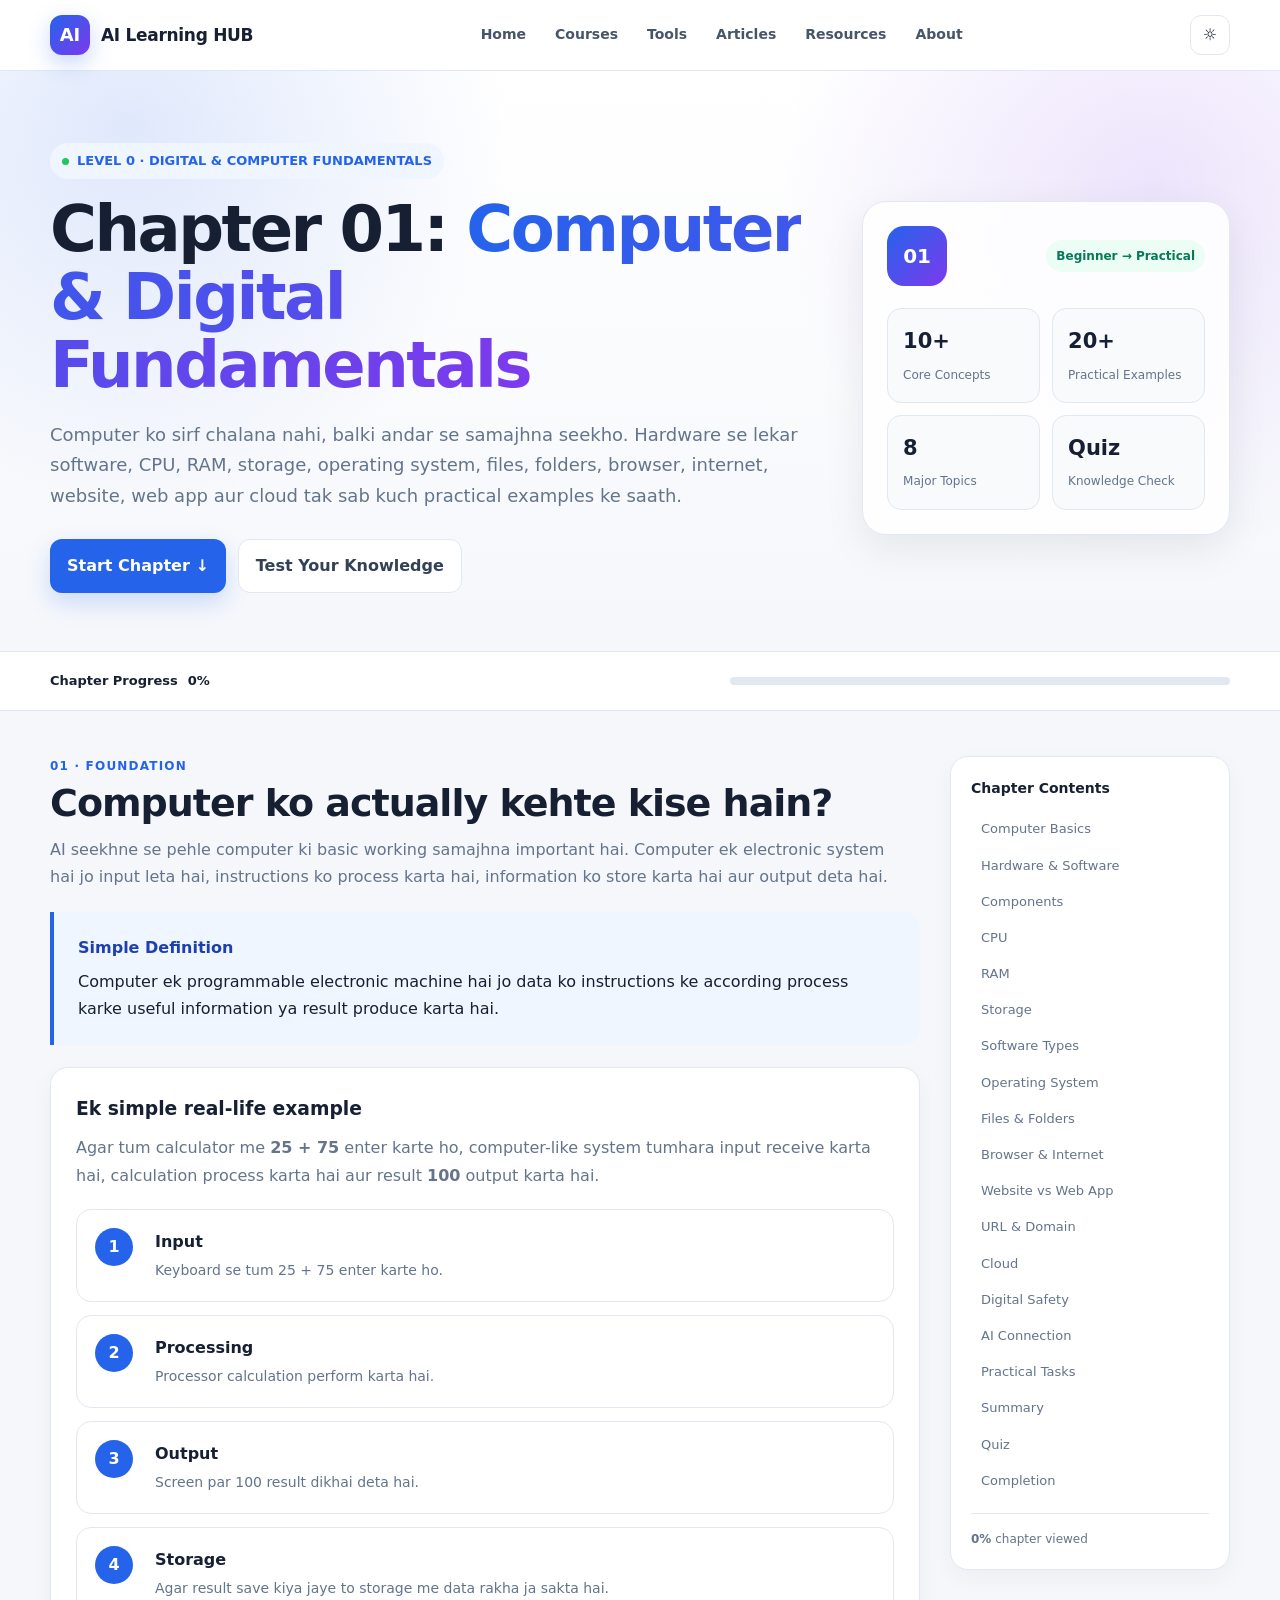
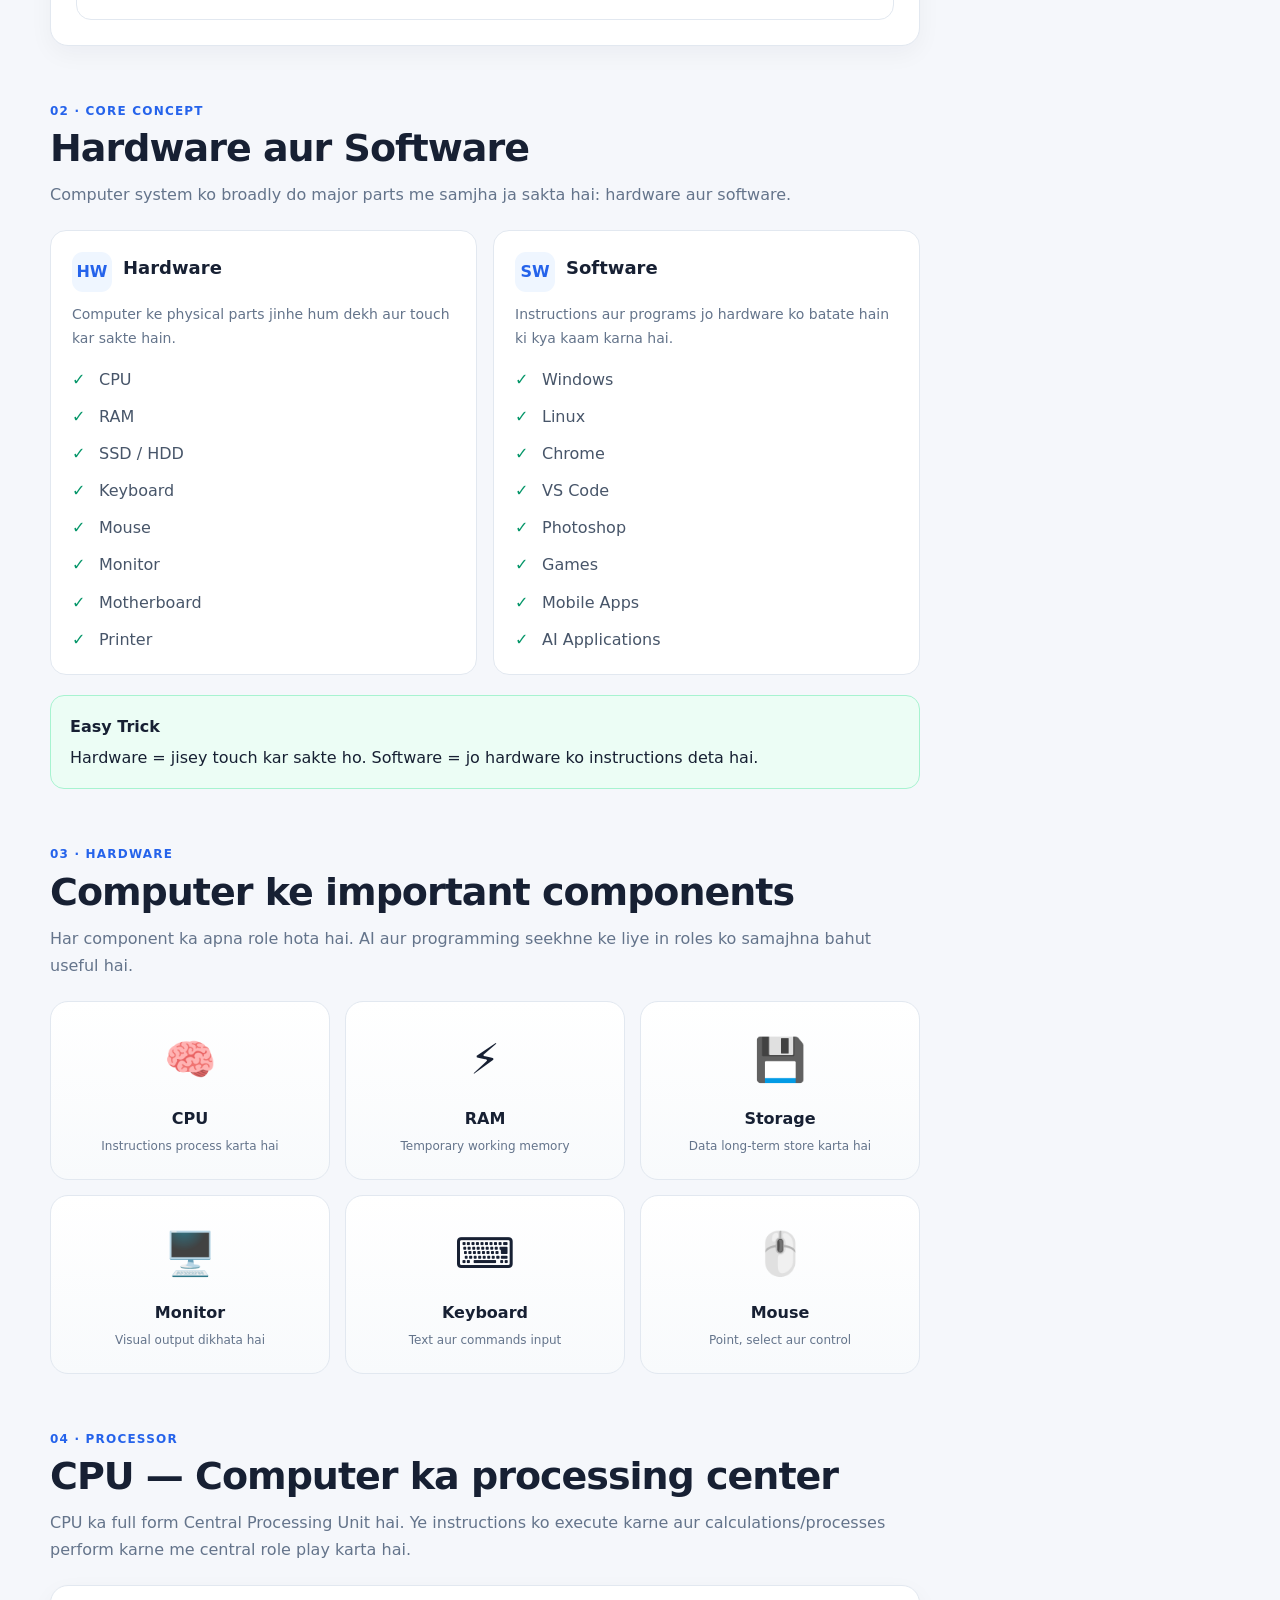
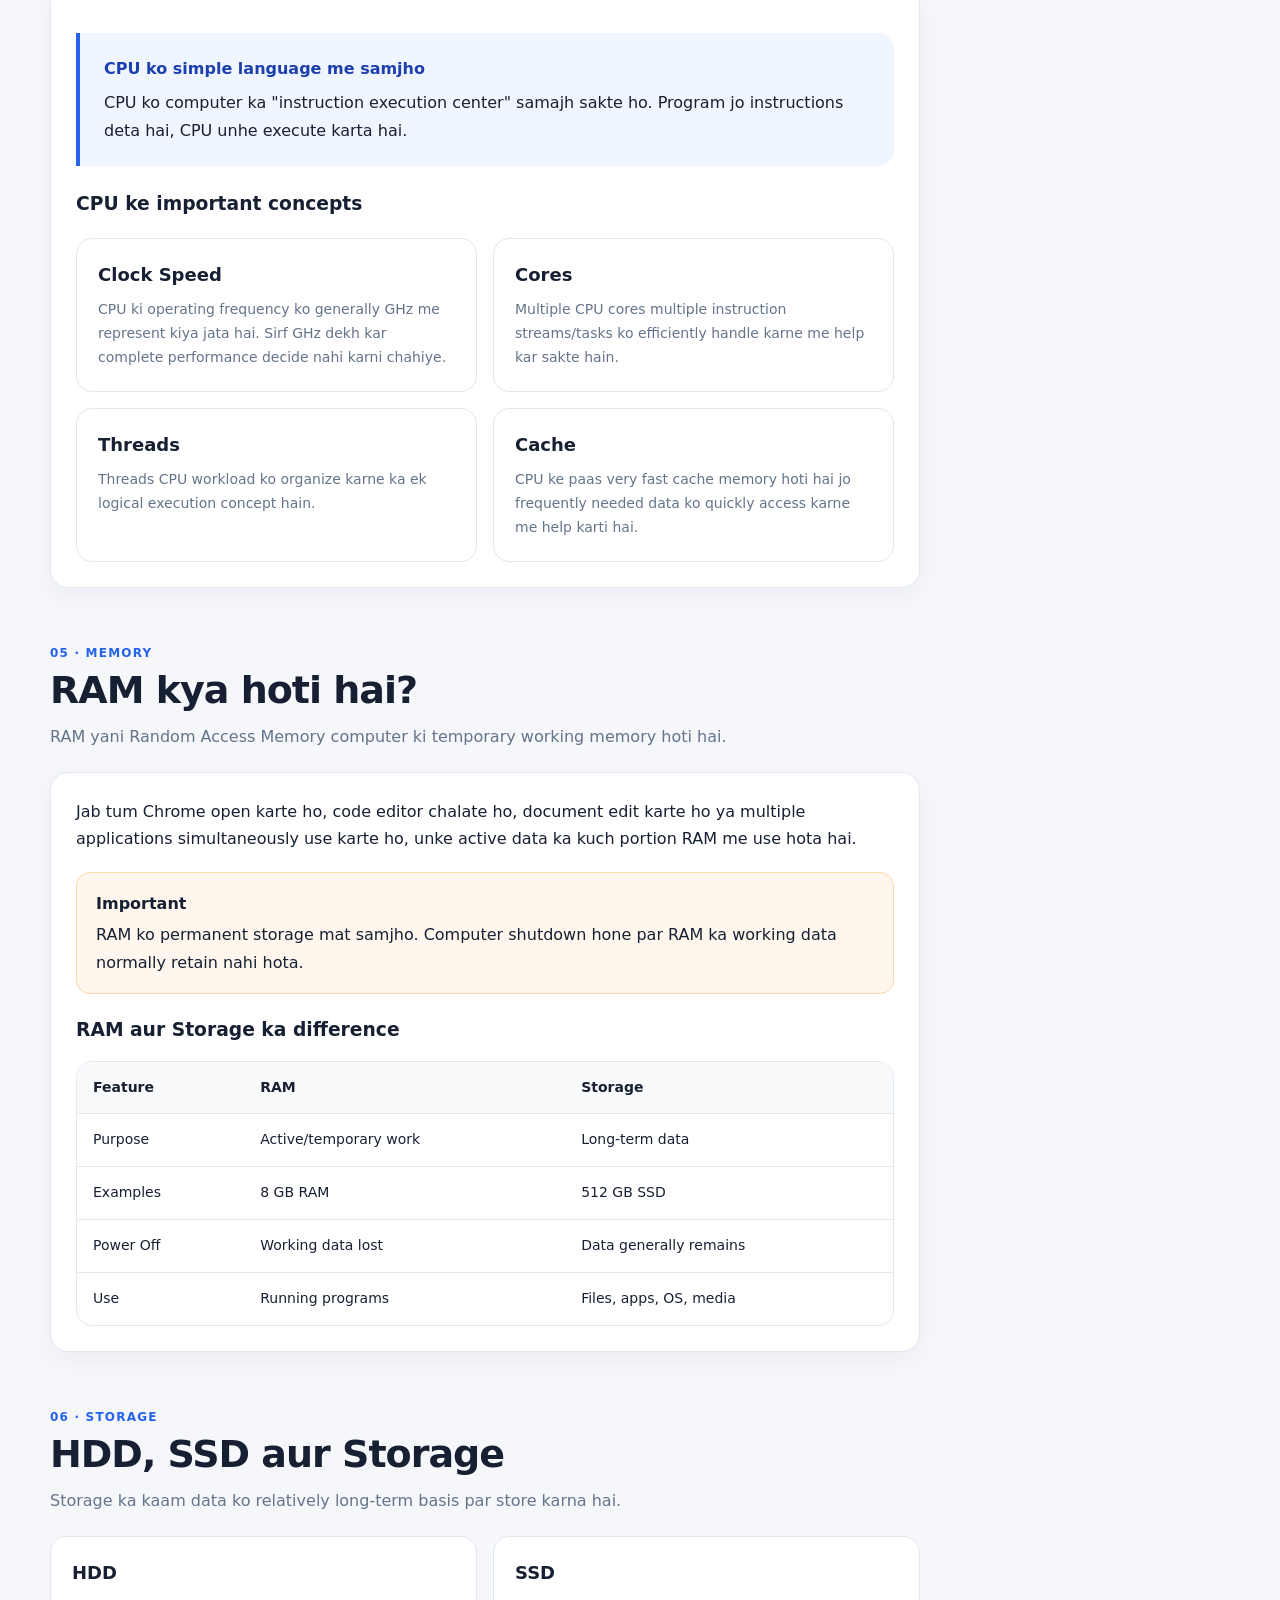
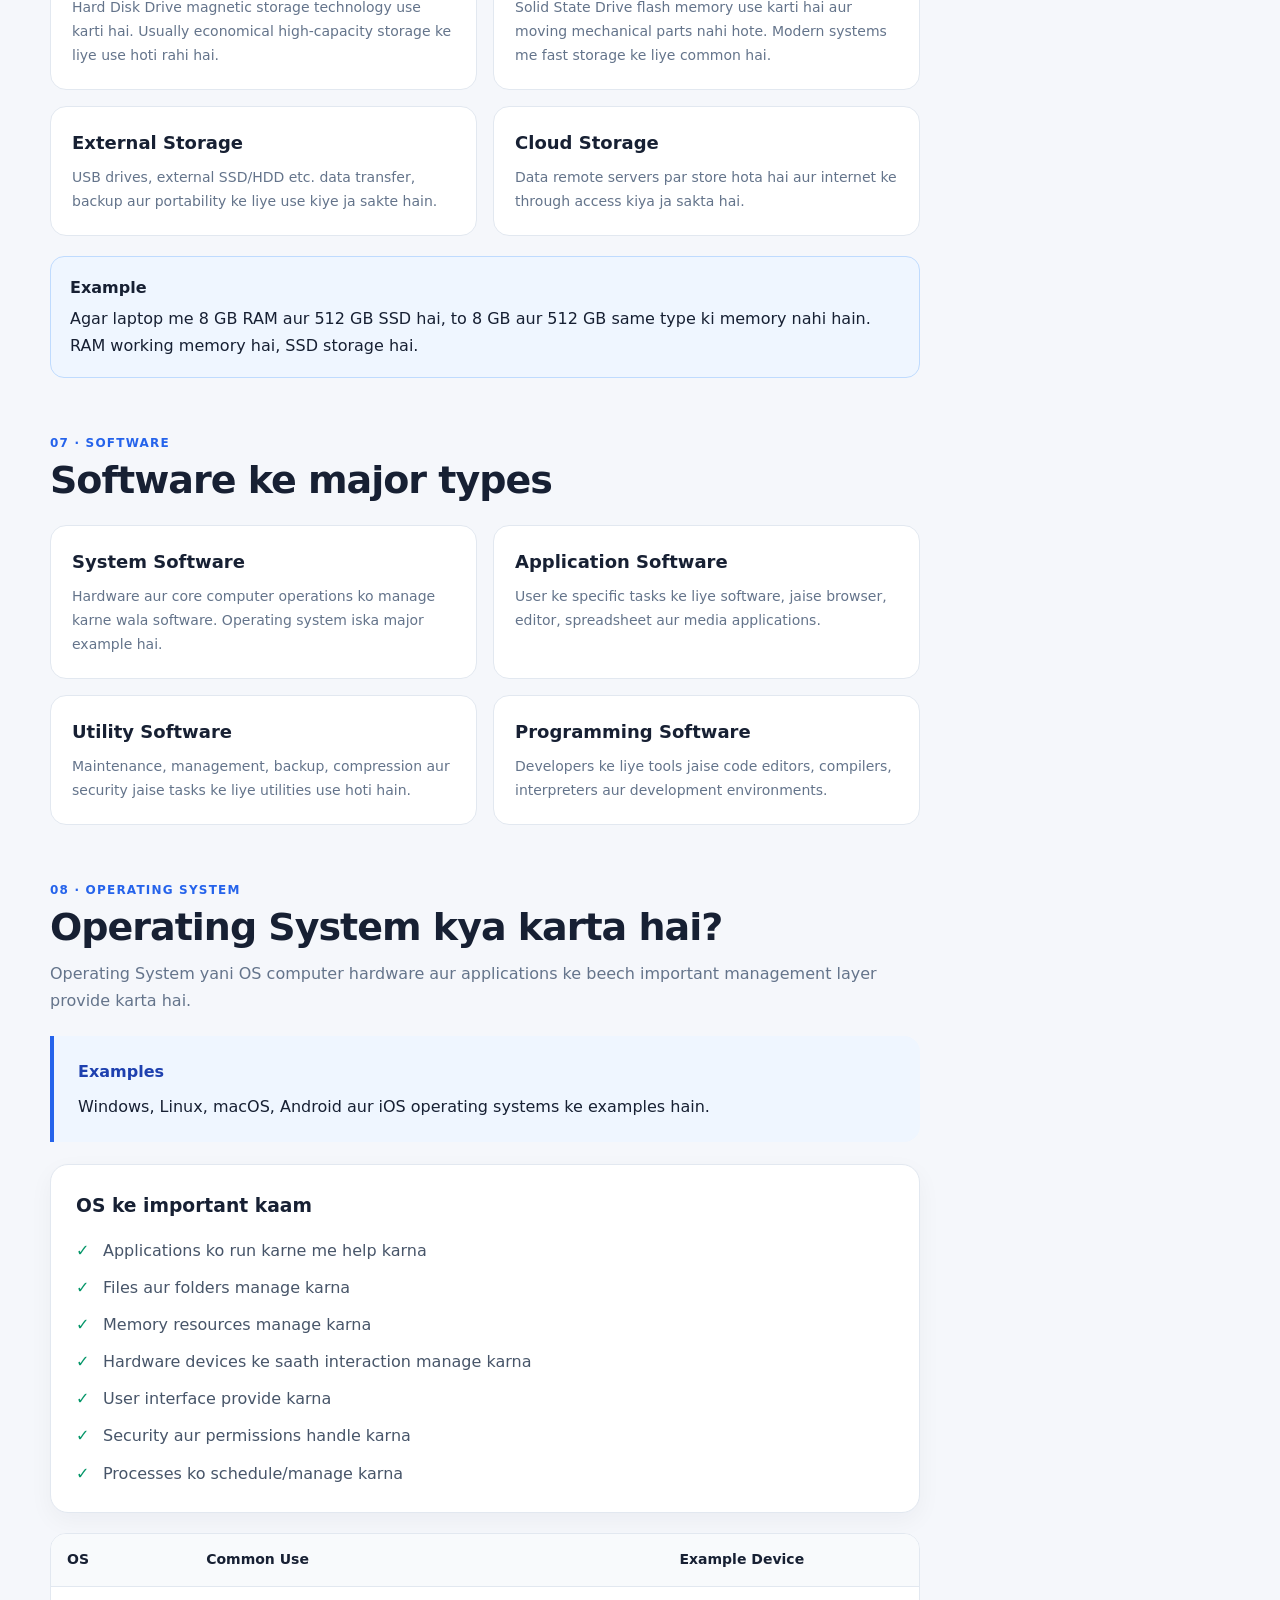
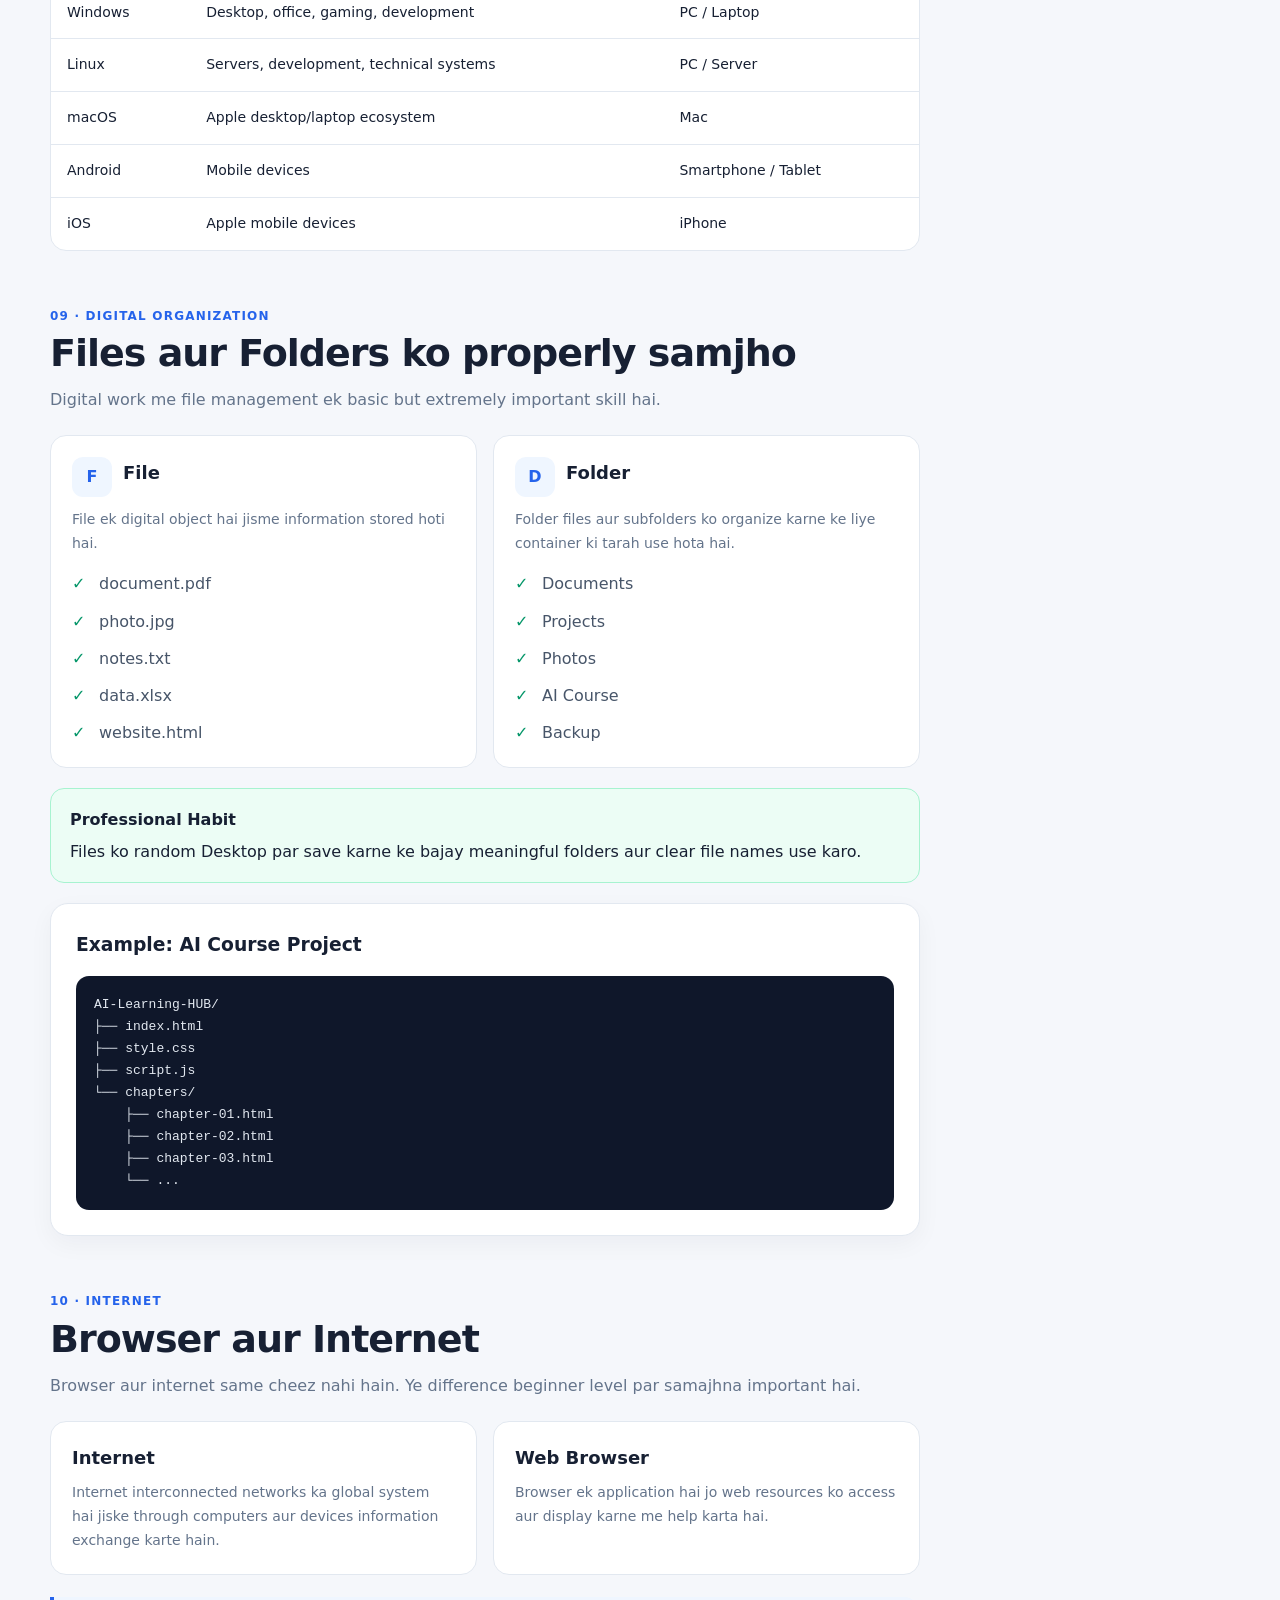
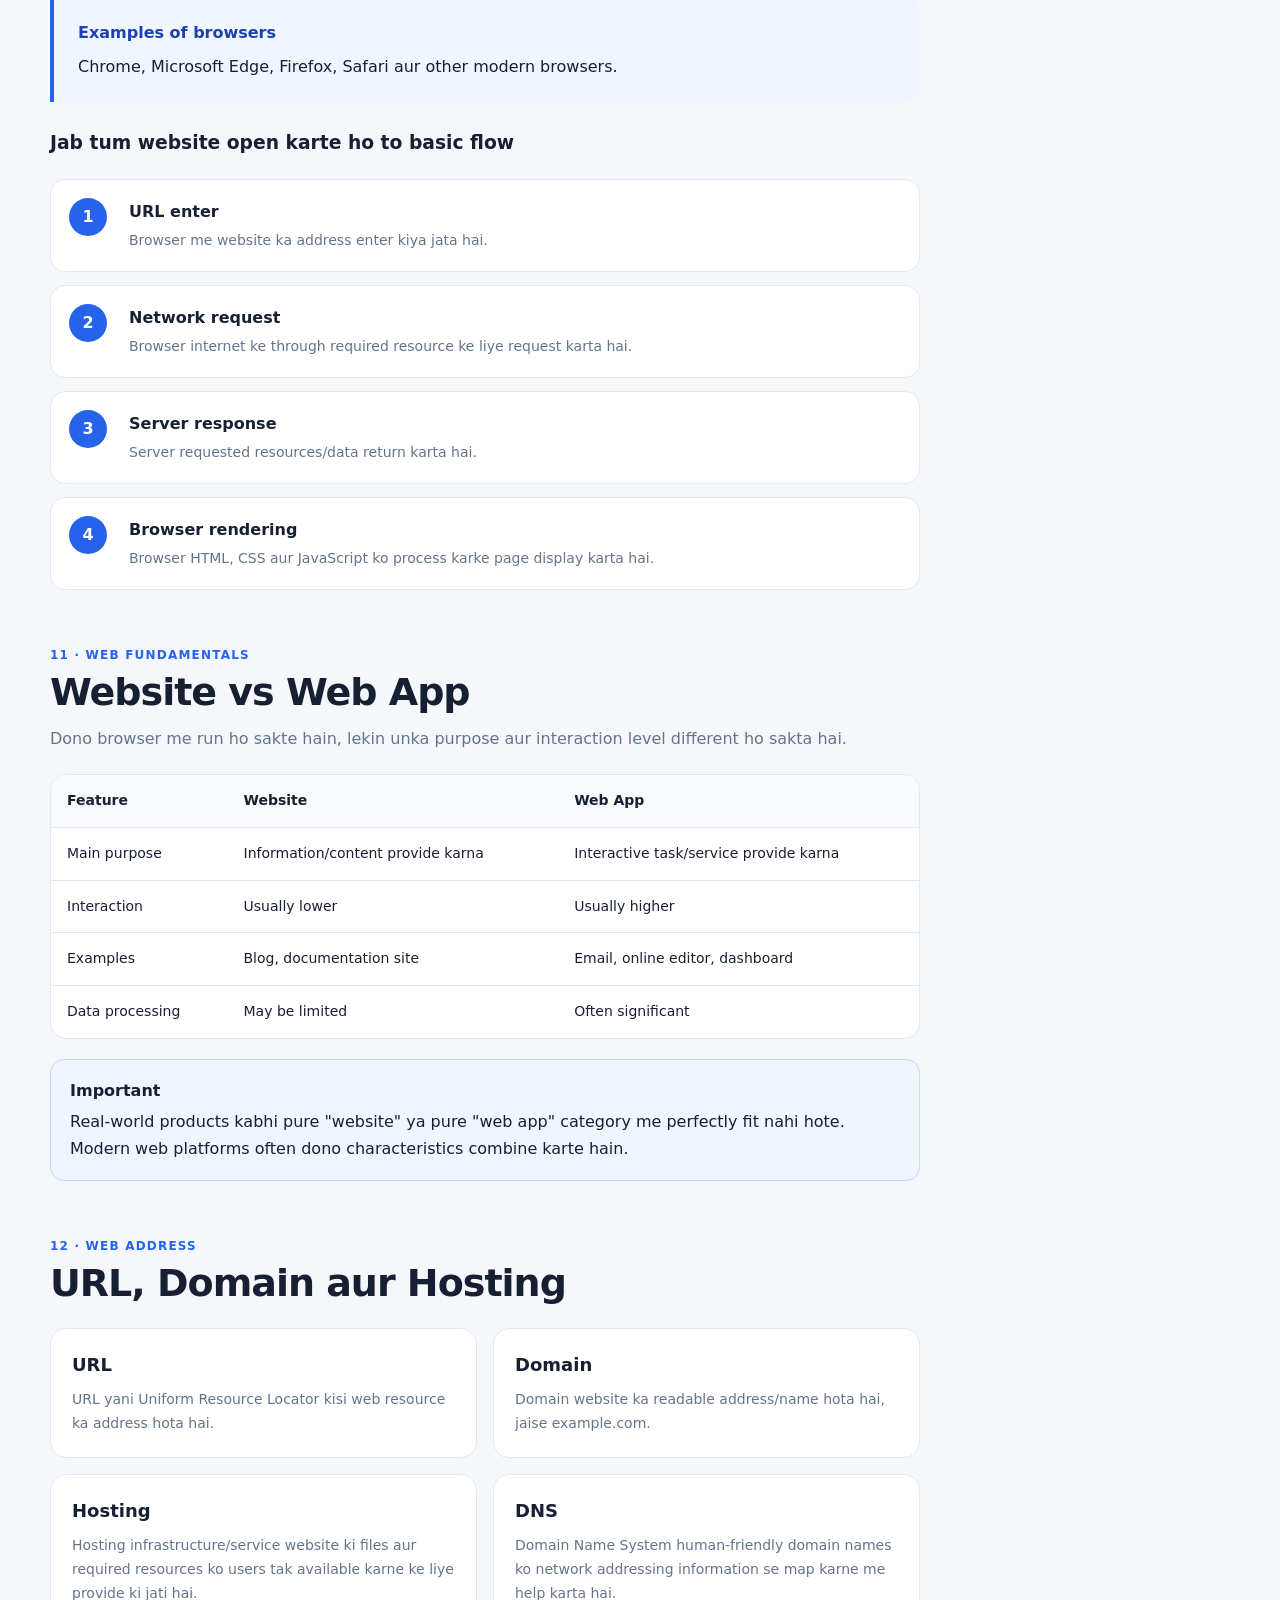
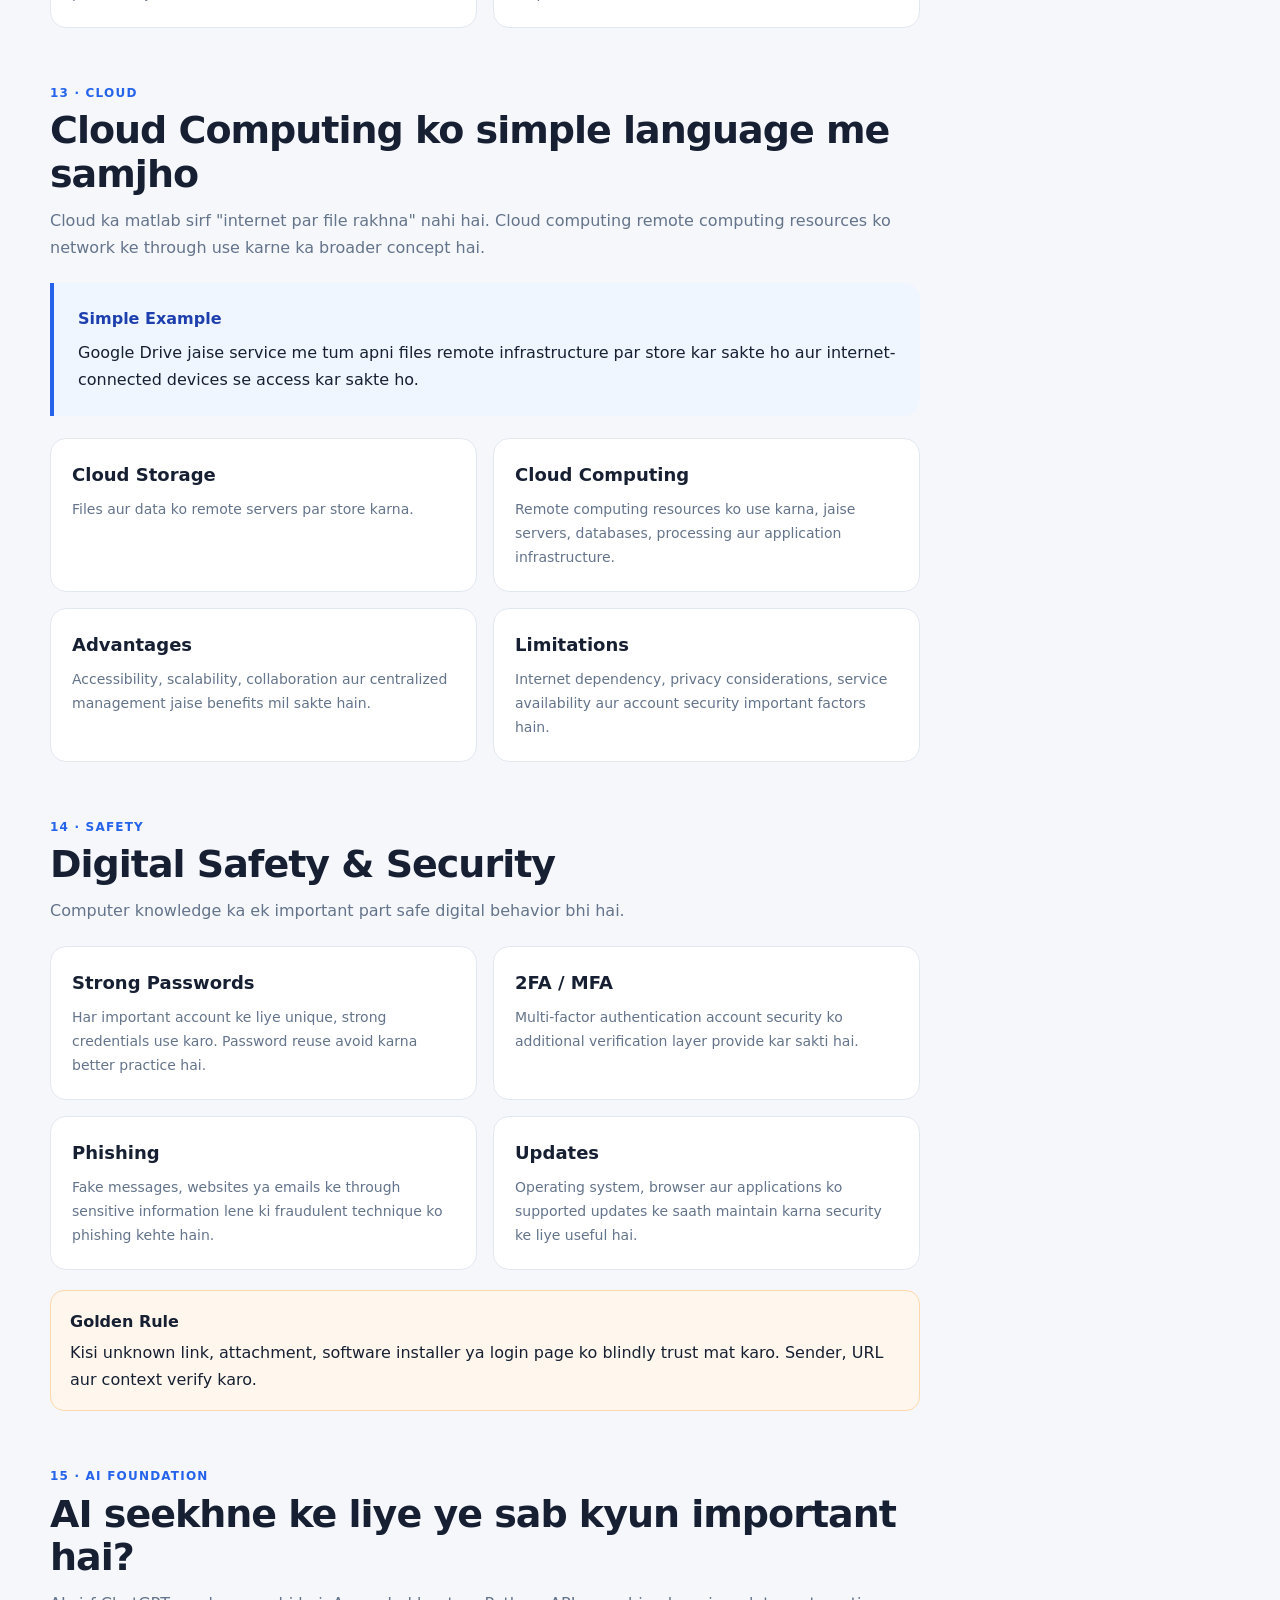
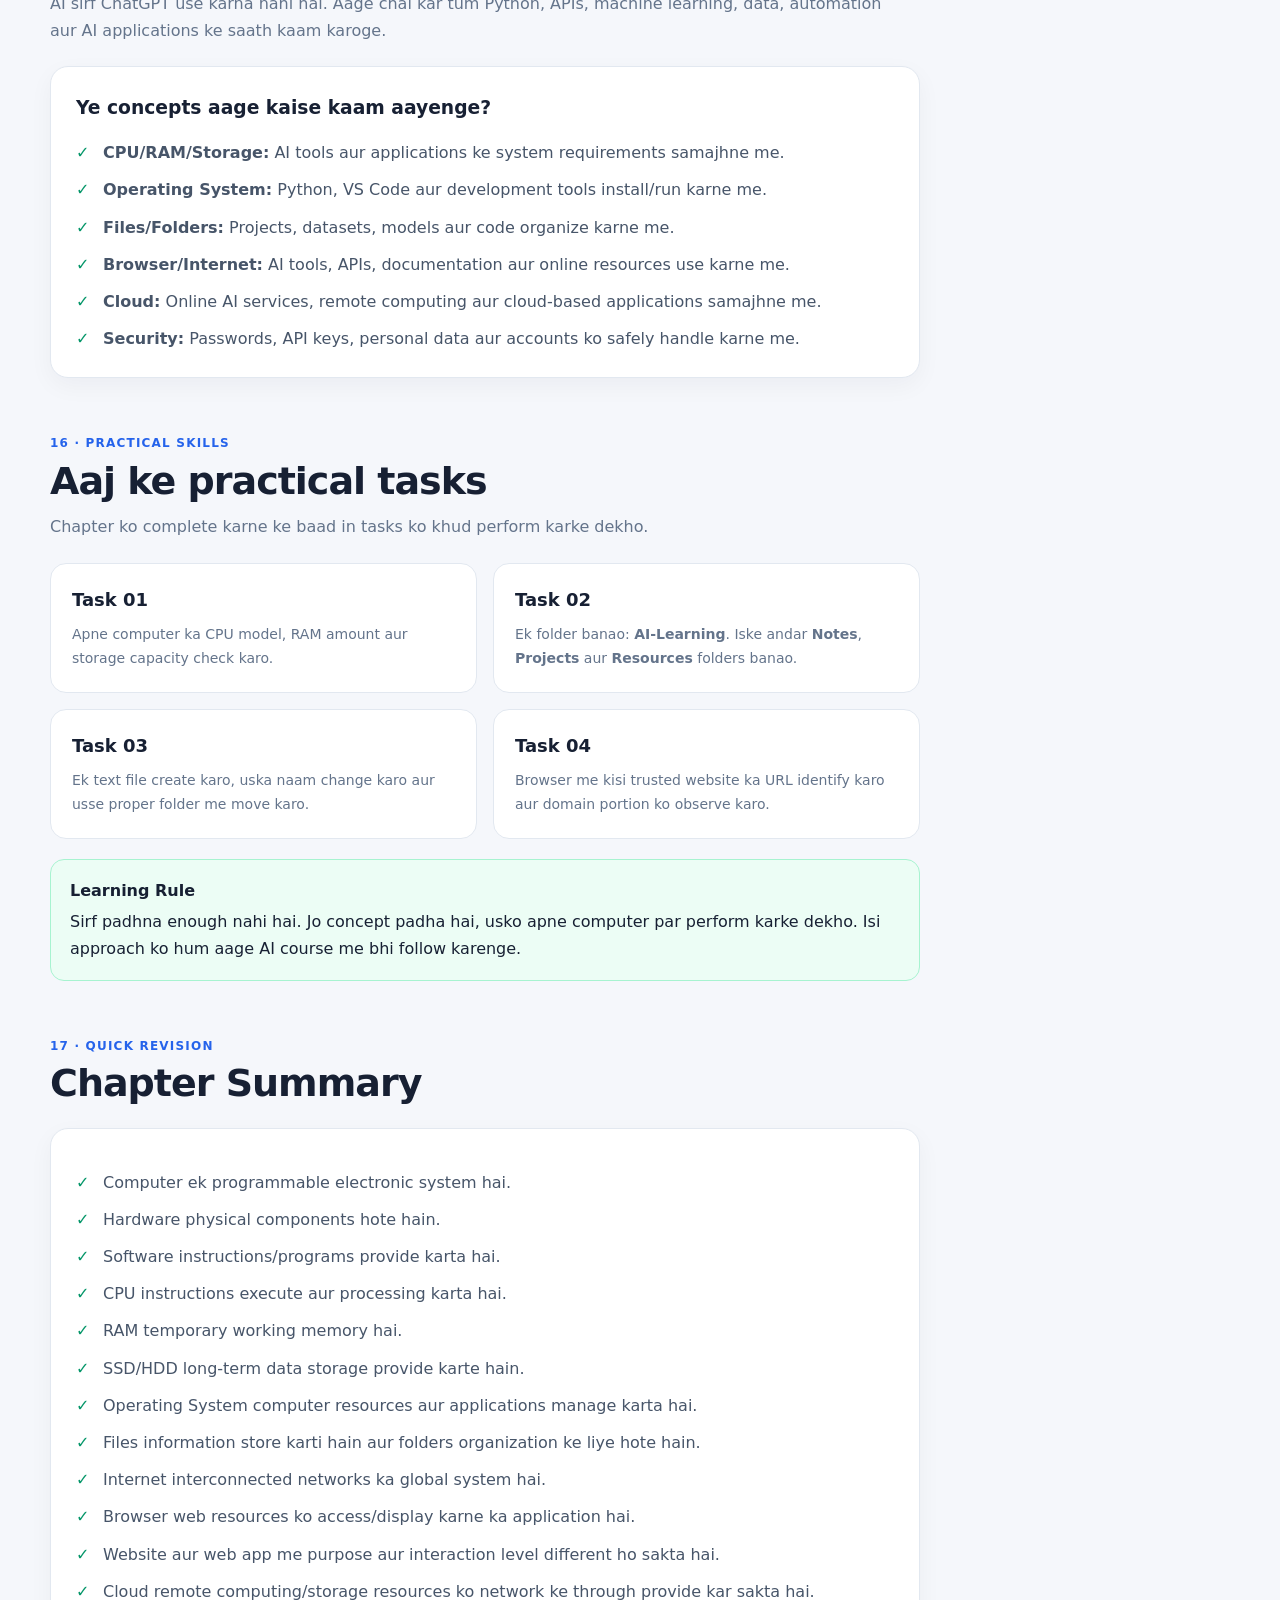
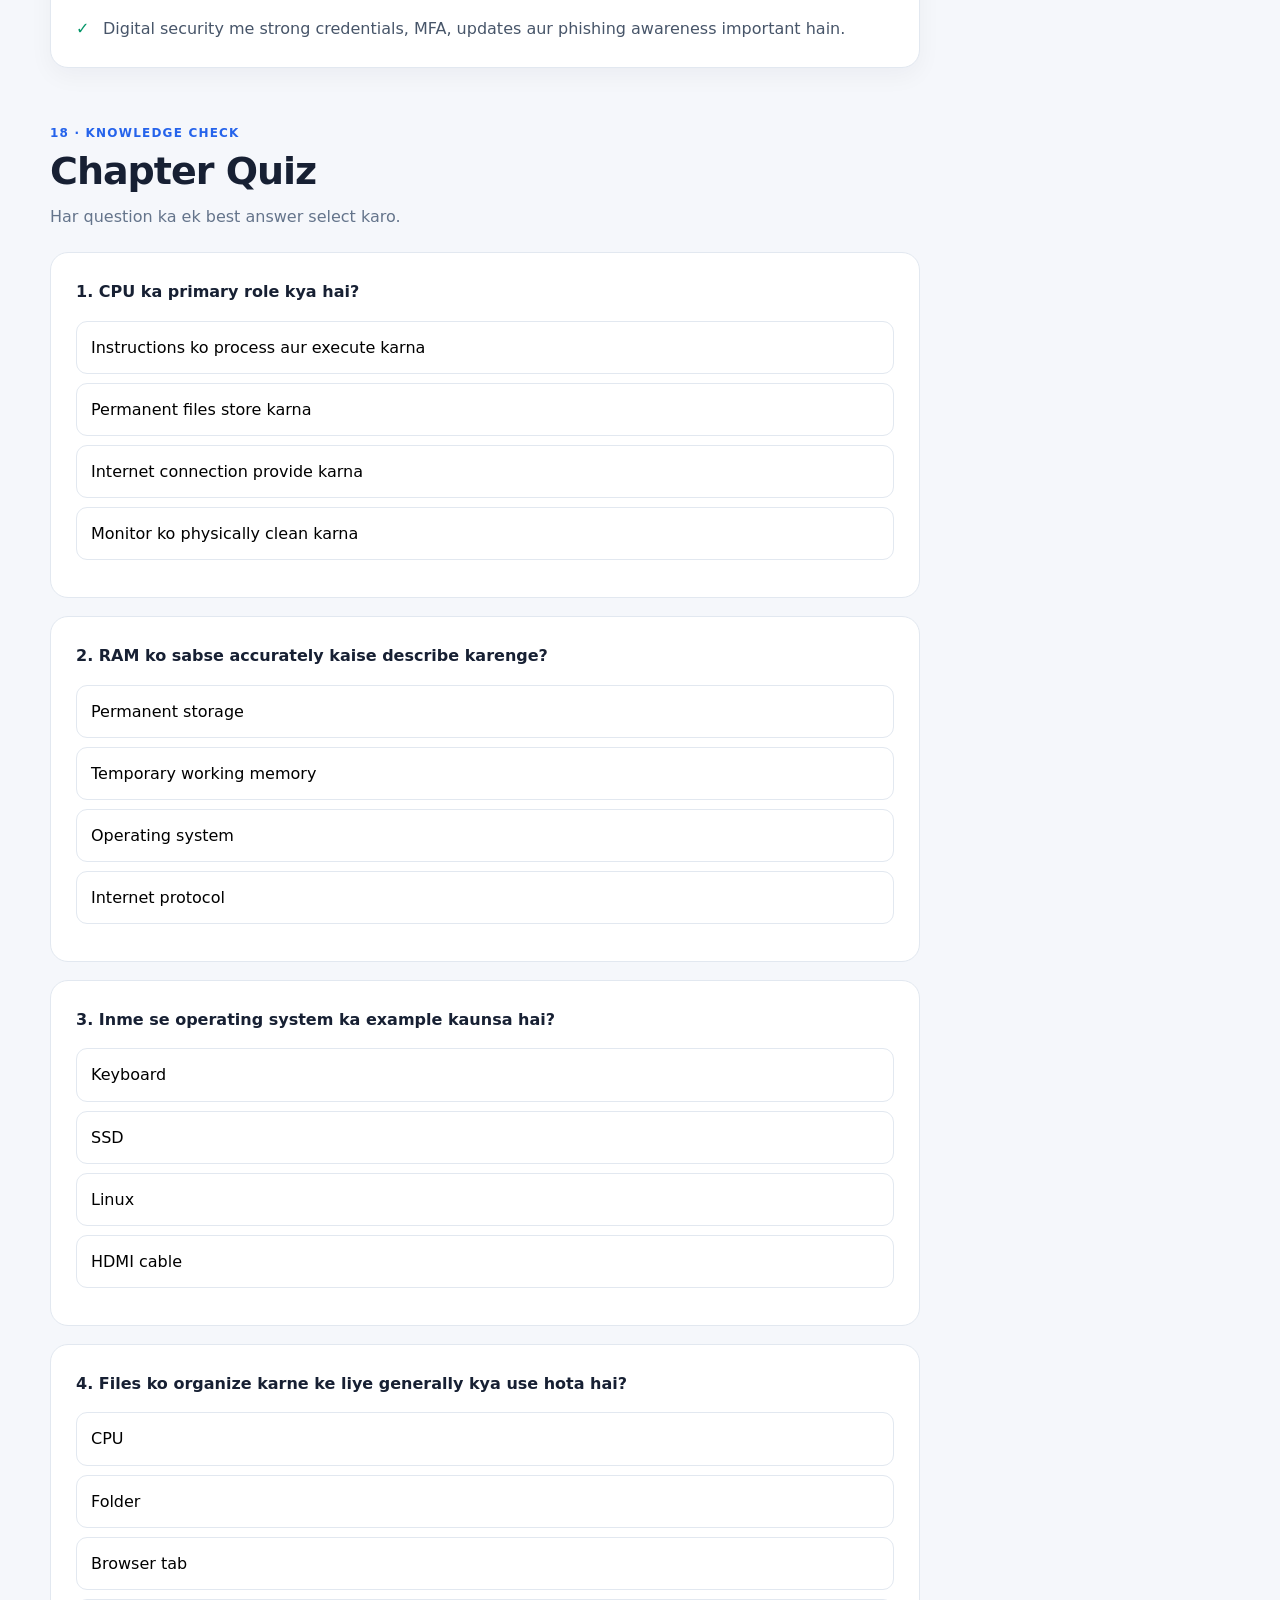
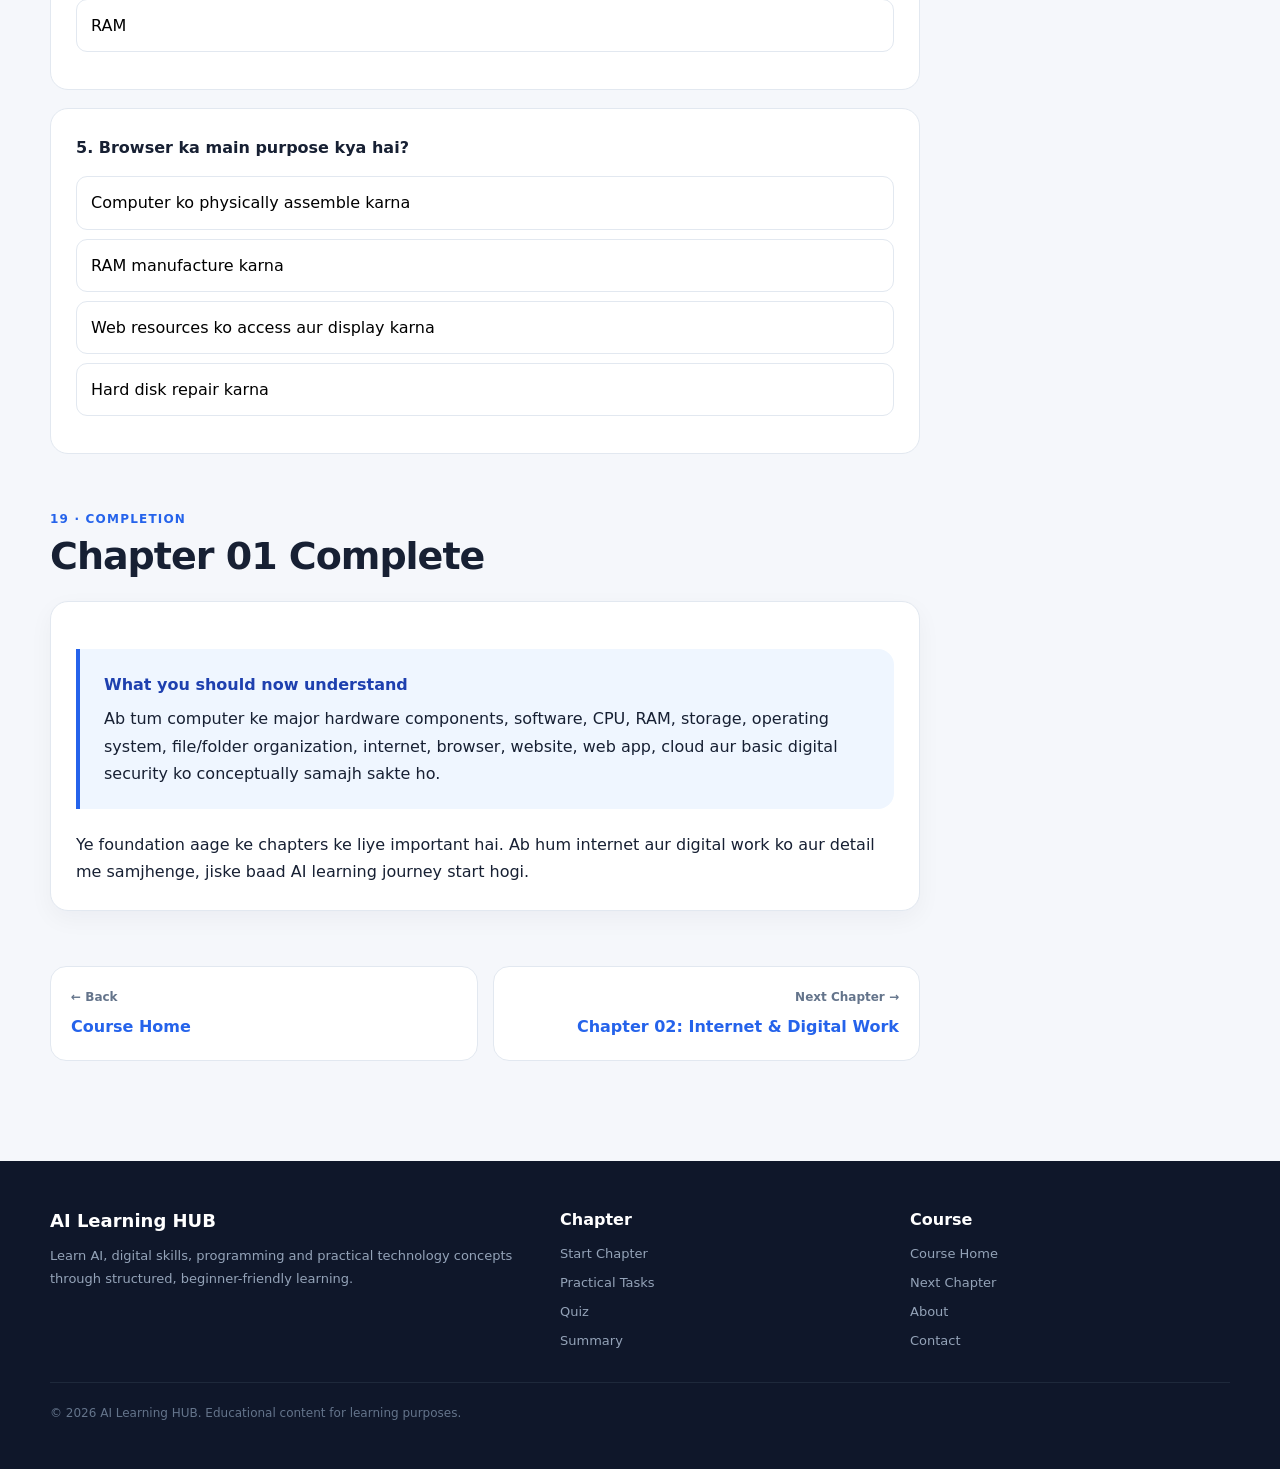
<file: chapters/chapter-01.html>
<!DOCTYPE html>
<html lang="en">

<head>
    <meta charset="UTF-8">

    <meta name="viewport" content="width=device-width, initial-scale=1.0">

    <title>Chapter 01: Computer & Digital Fundamentals | AI Learning HUB</title>

    <meta name="description"
        content="Learn Computer and Digital Fundamentals from basics to practical level. Understand hardware, software, CPU, RAM, storage, operating systems, files, folders, browser, internet, websites, web apps, cloud computing and digital safety.">
    <meta name="keywords"
        content="computer basics, computer fundamentals, hardware software, CPU RAM storage, operating system, Windows Linux, files folders, internet basics, browser, website web app, cloud computing, digital skills, AI basics">
    <meta name="author" content="AI Learning HUB">
    <meta name="robots" content="index, follow">

    <meta property="og:title" content="Chapter 01: Computer & Digital Fundamentals">
    <meta property="og:description"
        content="Complete practical guide to computer and digital fundamentals for AI learners.">
    <meta property="og:type" content="article">

    <meta name="theme-color" content="#0f172a">

    <style>
        :root {
            --bg: #f5f7fb;
            --surface: #ffffff;
            --surface-2: #f8fafc;
            --text: #172033;
            --muted: #64748b;
            --primary: #2563eb;
            --primary-dark: #1d4ed8;
            --secondary: #7c3aed;
            --border: #e2e8f0;
            --success: #059669;
            --warning: #d97706;
            --danger: #dc2626;
            --shadow: 0 14px 40px rgba(15, 23, 42, .08);
            --radius: 18px;
            --max: 1180px;
        }

        * {
            margin: 0;
            padding: 0;
            box-sizing: border-box;
        }

        html {
            scroll-behavior: smooth;
            scroll-padding-top: 90px;
        }

        body {
            font-family:
                Inter,
                ui-sans-serif,
                system-ui,
                -apple-system,
                BlinkMacSystemFont,
                "Segoe UI",
                sans-serif;
            background: var(--bg);
            color: var(--text);
            line-height: 1.7;
            overflow-x: hidden;
        }

        a {
            color: inherit;
            text-decoration: none;
        }

        button {
            font: inherit;
        }

        img {
            max-width: 100%;
            display: block;
        }

        .container {
            width: min(var(--max), calc(100% - 32px));
            margin: auto;
        }

        /* =========================
       HEADER
    ========================== */

        .site-header {
            position: sticky;
            top: 0;
            z-index: 1000;
            background: rgba(255, 255, 255, .94);
            backdrop-filter: blur(14px);
            -webkit-backdrop-filter: blur(14px);
            border-bottom: 1px solid var(--border);
        }

        .nav {
            min-height: 70px;
            display: flex;
            align-items: center;
            justify-content: space-between;
            gap: 20px;
        }

        .brand {
            display: flex;
            align-items: center;
            gap: 11px;
            font-weight: 900;
            white-space: nowrap;
        }

        .brand-logo {
            width: 40px;
            height: 40px;
            border-radius: 12px;
            display: grid;
            place-items: center;
            color: white;
            background: linear-gradient(135deg, #2563eb, #7c3aed);
            box-shadow: 0 8px 22px rgba(37, 99, 235, .25);
            font-size: 18px;
        }

        .brand-text {
            font-size: 17px;
            letter-spacing: -.3px;
        }

        .nav-links {
            display: flex;
            align-items: center;
            gap: 5px;
        }

        .nav-links a {
            padding: 9px 12px;
            color: #475569;
            border-radius: 10px;
            font-size: 14px;
            font-weight: 700;
            transition: .2s ease;
        }

        .nav-links a:hover {
            color: var(--primary);
            background: #eff6ff;
        }

        .header-actions {
            display: flex;
            align-items: center;
            gap: 8px;
        }

        .icon-btn,
        .menu-btn {
            width: 40px;
            height: 40px;
            border: 1px solid var(--border);
            background: var(--surface);
            color: var(--text);
            border-radius: 11px;
            display: grid;
            place-items: center;
            cursor: pointer;
        }

        .menu-btn {
            display: none;
            font-size: 20px;
        }

        /* =========================
       PAGE HERO
    ========================== */

        .chapter-hero {
            position: relative;
            overflow: hidden;
            padding: 72px 0 58px;
            background:
                radial-gradient(circle at 10% 10%, rgba(37, 99, 235, .14), transparent 30%),
                radial-gradient(circle at 90% 20%, rgba(124, 58, 237, .13), transparent 30%),
                linear-gradient(180deg, #ffffff, #f5f7fb);
            border-bottom: 1px solid var(--border);
        }

        .hero-grid {
            display: grid;
            grid-template-columns: 1.35fr .65fr;
            gap: 48px;
            align-items: center;
        }

        .eyebrow {
            display: inline-flex;
            align-items: center;
            gap: 8px;
            padding: 7px 12px;
            border-radius: 999px;
            background: #eff6ff;
            color: var(--primary);
            font-size: 13px;
            font-weight: 800;
            margin-bottom: 17px;
        }

        .eyebrow span {
            width: 7px;
            height: 7px;
            border-radius: 50%;
            background: #22c55e;
        }

        .hero-title {
            font-size: clamp(36px, 5vw, 64px);
            line-height: 1.06;
            letter-spacing: -2.5px;
            max-width: 850px;
            margin-bottom: 20px;
        }

        .gradient-text {
            background: linear-gradient(90deg, #2563eb, #7c3aed);
            -webkit-background-clip: text;
            background-clip: text;
            color: transparent;
        }

        .hero-description {
            max-width: 760px;
            color: var(--muted);
            font-size: 18px;
        }

        .hero-actions {
            display: flex;
            flex-wrap: wrap;
            gap: 12px;
            margin-top: 28px;
        }

        .btn {
            border: 0;
            border-radius: 12px;
            padding: 12px 17px;
            font-weight: 800;
            cursor: pointer;
            display: inline-flex;
            align-items: center;
            justify-content: center;
            gap: 8px;
            transition: .2s ease;
        }

        .btn-primary {
            color: white;
            background: var(--primary);
            box-shadow: 0 10px 24px rgba(37, 99, 235, .2);
        }

        .btn-primary:hover {
            background: var(--primary-dark);
            transform: translateY(-1px);
        }

        .btn-secondary {
            color: #334155;
            background: white;
            border: 1px solid var(--border);
        }

        .btn-secondary:hover {
            border-color: #bfdbfe;
            color: var(--primary);
        }

        .hero-card {
            padding: 24px;
            border: 1px solid var(--border);
            background: rgba(255, 255, 255, .88);
            border-radius: 24px;
            box-shadow: var(--shadow);
        }

        .hero-card-top {
            display: flex;
            align-items: center;
            justify-content: space-between;
            margin-bottom: 22px;
        }

        .chapter-number {
            width: 60px;
            height: 60px;
            display: grid;
            place-items: center;
            border-radius: 17px;
            color: white;
            font-weight: 900;
            font-size: 20px;
            background: linear-gradient(135deg, #2563eb, #7c3aed);
        }

        .status {
            padding: 6px 10px;
            border-radius: 999px;
            background: #ecfdf5;
            color: #047857;
            font-size: 12px;
            font-weight: 800;
        }

        .hero-stats {
            display: grid;
            grid-template-columns: 1fr 1fr;
            gap: 12px;
        }

        .mini-stat {
            padding: 15px;
            background: var(--surface-2);
            border: 1px solid var(--border);
            border-radius: 14px;
        }

        .mini-stat strong {
            display: block;
            font-size: 21px;
        }

        .mini-stat span {
            color: var(--muted);
            font-size: 12px;
        }

        /* =========================
       PROGRESS
    ========================== */

        .progress-wrap {
            background: white;
            border-bottom: 1px solid var(--border);
        }

        .progress-inner {
            min-height: 58px;
            display: flex;
            align-items: center;
            justify-content: space-between;
            gap: 18px;
        }

        .progress-info {
            display: flex;
            align-items: center;
            gap: 10px;
            font-size: 13px;
            font-weight: 700;
        }

        .progress-track {
            flex: 1;
            max-width: 500px;
            height: 8px;
            border-radius: 999px;
            background: #e2e8f0;
            overflow: hidden;
        }

        .progress-bar {
            height: 100%;
            width: 0%;
            background: linear-gradient(90deg, #2563eb, #7c3aed);
            border-radius: 999px;
            transition: width .3s ease;
        }

        /* =========================
       MAIN LAYOUT
    ========================== */

        .main-layout {
            display: grid;
            grid-template-columns: minmax(0, 1fr) 280px;
            gap: 30px;
            padding: 45px 0 70px;
        }

        .content {
            min-width: 0;
        }

        .section {
            margin-bottom: 55px;
            scroll-margin-top: 90px;
        }

        .section-heading {
            margin-bottom: 22px;
        }

        .section-kicker {
            color: var(--primary);
            text-transform: uppercase;
            letter-spacing: 1.2px;
            font-size: 12px;
            font-weight: 900;
            margin-bottom: 6px;
        }

        .section-title {
            font-size: clamp(27px, 4vw, 38px);
            line-height: 1.15;
            letter-spacing: -1px;
            margin-bottom: 10px;
        }

        .section-intro {
            color: var(--muted);
            max-width: 850px;
        }

        .card {
            background: var(--surface);
            border: 1px solid var(--border);
            border-radius: var(--radius);
            box-shadow: 0 8px 25px rgba(15, 23, 42, .045);
        }

        .card-pad {
            padding: 25px;
        }

        .definition-box {
            border-left: 4px solid var(--primary);
            padding: 22px 24px;
            background: #eff6ff;
            border-radius: 0 16px 16px 0;
            margin: 22px 0;
        }

        .definition-box strong {
            display: block;
            margin-bottom: 7px;
            color: #1e40af;
        }

        .info-grid {
            display: grid;
            grid-template-columns: repeat(2, 1fr);
            gap: 16px;
        }

        .info-card {
            padding: 21px;
            background: white;
            border: 1px solid var(--border);
            border-radius: 16px;
        }

        .info-card h3 {
            margin-bottom: 8px;
            font-size: 18px;
        }

        .info-card p {
            color: var(--muted);
            font-size: 14px;
        }

        .icon-title {
            display: flex;
            align-items: center;
            gap: 11px;
            margin-bottom: 11px;
        }

        .icon-box {
            width: 40px;
            height: 40px;
            flex: 0 0 auto;
            display: grid;
            place-items: center;
            border-radius: 11px;
            background: #eff6ff;
            color: var(--primary);
            font-weight: 900;
        }

        /* =========================
       TABLE
    ========================== */

        .table-wrap {
            overflow-x: auto;
            border: 1px solid var(--border);
            border-radius: 16px;
            background: white;
        }

        table {
            width: 100%;
            border-collapse: collapse;
            min-width: 650px;
        }

        th,
        td {
            padding: 14px 16px;
            border-bottom: 1px solid var(--border);
            text-align: left;
            font-size: 14px;
        }

        th {
            background: #f8fafc;
            font-weight: 900;
        }

        tr:last-child td {
            border-bottom: 0;
        }

        /* =========================
       COMPONENT VISUAL
    ========================== */

        .computer-diagram {
            display: grid;
            grid-template-columns: repeat(3, 1fr);
            gap: 15px;
            margin-top: 20px;
        }

        .diagram-part {
            min-height: 150px;
            padding: 22px;
            display: flex;
            flex-direction: column;
            align-items: center;
            justify-content: center;
            text-align: center;
            border: 1px solid var(--border);
            border-radius: 18px;
            background: linear-gradient(180deg, #fff, #f8fafc);
        }

        .diagram-icon {
            font-size: 42px;
            margin-bottom: 10px;
        }

        .diagram-part strong {
            display: block;
            margin-bottom: 4px;
        }

        .diagram-part span {
            color: var(--muted);
            font-size: 12px;
        }

        /* =========================
       PROCESS
    ========================== */

        .process {
            display: grid;
            gap: 13px;
            margin-top: 20px;
        }

        .process-step {
            display: grid;
            grid-template-columns: 46px 1fr;
            gap: 14px;
            align-items: start;
            padding: 18px;
            border: 1px solid var(--border);
            border-radius: 15px;
            background: white;
        }

        .step-no {
            width: 38px;
            height: 38px;
            border-radius: 50%;
            display: grid;
            place-items: center;
            color: white;
            background: var(--primary);
            font-weight: 900;
        }

        .process-step h3 {
            font-size: 16px;
            margin-bottom: 4px;
        }

        .process-step p {
            color: var(--muted);
            font-size: 14px;
        }

        /* =========================
       NOTE / WARNING
    ========================== */

        .note {
            margin: 20px 0;
            padding: 17px 19px;
            border-radius: 14px;
            border: 1px solid #bfdbfe;
            background: #eff6ff;
        }

        .note.warning {
            border-color: #fed7aa;
            background: #fff7ed;
        }

        .note.success {
            border-color: #a7f3d0;
            background: #ecfdf5;
        }

        .note strong {
            display: block;
            margin-bottom: 4px;
        }

        /* =========================
       LIST
    ========================== */

        .clean-list {
            list-style: none;
            display: grid;
            gap: 10px;
            margin-top: 15px;
        }

        .clean-list li {
            position: relative;
            padding-left: 27px;
            color: #475569;
        }

        .clean-list li::before {
            content: "✓";
            position: absolute;
            left: 0;
            top: 0;
            color: var(--success);
            font-weight: 900;
        }

        /* =========================
       QUIZ
    ========================== */

        .quiz {
            padding: 25px;
            background: white;
            border: 1px solid var(--border);
            border-radius: 18px;
            margin-top: 18px;
        }

        .quiz-question {
            font-weight: 850;
            margin-bottom: 15px;
        }

        .options {
            display: grid;
            gap: 9px;
        }

        .option {
            width: 100%;
            padding: 12px 14px;
            text-align: left;
            border: 1px solid var(--border);
            border-radius: 11px;
            background: #fff;
            cursor: pointer;
            transition: .2s;
        }

        .option:hover {
            border-color: #93c5fd;
            background: #eff6ff;
        }

        .option.correct {
            border-color: #6ee7b7;
            background: #ecfdf5;
            color: #047857;
        }

        .option.wrong {
            border-color: #fca5a5;
            background: #fef2f2;
            color: #b91c1c;
        }

        .quiz-result {
            margin-top: 12px;
            font-weight: 800;
            font-size: 14px;
        }

        /* =========================
       SIDEBAR
    ========================== */

        .sidebar {
            position: relative;
        }

        .toc {
            position: sticky;
            top: 90px;
            padding: 20px;
            background: white;
            border: 1px solid var(--border);
            border-radius: 18px;
            box-shadow: 0 8px 25px rgba(15, 23, 42, .04);
        }

        .toc-title {
            font-size: 14px;
            font-weight: 900;
            margin-bottom: 12px;
        }

        .toc a {
            display: block;
            padding: 8px 10px;
            margin: 2px 0;
            border-radius: 9px;
            color: #64748b;
            font-size: 13px;
            line-height: 1.4;
        }

        .toc a:hover,
        .toc a.active {
            color: var(--primary);
            background: #eff6ff;
            font-weight: 800;
        }

        .toc-progress {
            margin-top: 15px;
            padding-top: 15px;
            border-top: 1px solid var(--border);
            font-size: 12px;
            color: var(--muted);
        }

        /* =========================
       BOTTOM NAV
    ========================== */

        .chapter-navigation {
            display: grid;
            grid-template-columns: 1fr 1fr;
            gap: 15px;
            margin-top: 25px;
        }

        .chapter-nav-card {
            padding: 20px;
            border: 1px solid var(--border);
            border-radius: 16px;
            background: white;
            transition: .2s;
        }

        .chapter-nav-card:hover {
            border-color: #93c5fd;
            transform: translateY(-2px);
        }

        .chapter-nav-card.next {
            text-align: right;
        }

        .nav-label {
            color: var(--muted);
            font-size: 12px;
            font-weight: 700;
            display: block;
            margin-bottom: 5px;
        }

        .nav-title {
            font-weight: 900;
            color: var(--primary);
        }

        /* =========================
       FOOTER
    ========================== */

        footer {
            background: #0f172a;
            color: #cbd5e1;
            padding: 45px 0;
            margin-top: 30px;
        }

        .footer-grid {
            display: grid;
            grid-template-columns: 1.5fr 1fr 1fr;
            gap: 30px;
        }

        .footer-brand {
            color: white;
            font-weight: 900;
            font-size: 18px;
            margin-bottom: 9px;
        }

        footer p {
            color: #94a3b8;
            font-size: 13px;
        }

        .footer-links {
            display: grid;
            gap: 7px;
        }

        .footer-links a {
            color: #94a3b8;
            font-size: 13px;
        }

        .footer-links a:hover {
            color: white;
        }

        .copyright {
            border-top: 1px solid #1e293b;
            margin-top: 30px;
            padding-top: 20px;
            font-size: 12px;
            color: #64748b;
        }

        /* =========================
       BACK TO TOP
    ========================== */

        .top-btn {
            position: fixed;
            right: 20px;
            bottom: 20px;
            width: 44px;
            height: 44px;
            border: 0;
            border-radius: 13px;
            background: #2563eb;
            color: white;
            cursor: pointer;
            display: none;
            z-index: 900;
            box-shadow: 0 10px 25px rgba(37, 99, 235, .25);
        }

        .top-btn.show {
            display: grid;
            place-items: center;
        }

        /* =========================
       RESPONSIVE
    ========================== */

        @media(max-width:1000px) {
            .hero-grid {
                grid-template-columns: 1fr;
            }

            .hero-card {
                max-width: 600px;
            }

            .main-layout {
                grid-template-columns: 1fr;
            }

            .sidebar {
                display: none;
            }
        }

        @media(max-width:800px) {
            .nav-links {
                position: absolute;
                left: 16px;
                right: 16px;
                top: 70px;
                display: none;
                flex-direction: column;
                align-items: stretch;
                padding: 10px;
                background: white;
                border: 1px solid var(--border);
                border-radius: 15px;
                box-shadow: var(--shadow);
            }

            .nav-links.open {
                display: flex;
            }

            .nav-links a {
                width: 100%;
            }

            .menu-btn {
                display: grid;
            }

            .header-actions {
                margin-left: auto;
            }

            .progress-inner {
                flex-direction: column;
                align-items: stretch;
                justify-content: center;
                padding: 9px 0;
                gap: 5px;
            }

            .progress-track {
                max-width: none;
                width: 100%;
            }

            .info-grid {
                grid-template-columns: 1fr;
            }

            .computer-diagram {
                grid-template-columns: 1fr;
            }

            .footer-grid {
                grid-template-columns: 1fr;
            }
        }

        @media(max-width:600px) {
            .container {
                width: min(var(--max), calc(100% - 22px));
            }

            .brand-text {
                font-size: 14px;
            }

            .brand-logo {
                width: 36px;
                height: 36px;
            }

            .chapter-hero {
                padding: 48px 0 42px;
            }

            .hero-title {
                font-size: 38px;
                letter-spacing: -1.6px;
            }

            .hero-description {
                font-size: 16px;
            }

            .hero-actions {
                display: grid;
                grid-template-columns: 1fr;
            }

            .btn {
                width: 100%;
            }

            .hero-card {
                padding: 18px;
            }

            .main-layout {
                padding-top: 30px;
            }

            .section {
                margin-bottom: 42px;
            }

            .card-pad {
                padding: 18px;
            }

            .chapter-navigation {
                grid-template-columns: 1fr;
            }

            .chapter-nav-card.next {
                text-align: left;
            }

            .top-btn {
                right: 13px;
                bottom: 13px;
            }
        }

        @media(prefers-reduced-motion:reduce) {
            html {
                scroll-behavior: auto;
            }

            *,
            *::before,
            *::after {
                transition: none !important;
                animation: none !important;
            }
        }
    </style>

    <script type="application/ld+json">
  {
    "@context":"https://schema.org",
    "@type":"LearningResource",
    "name":"Chapter 01: Computer & Digital Fundamentals",
    "description":"Complete practical learning chapter covering computer hardware, software, CPU, RAM, storage, operating systems, files, folders, internet, browser, websites, web apps, cloud computing and digital safety.",
    "educationalLevel":"Beginner",
    "learningResourceType":"Course Chapter",
    "inLanguage":"en",
    "isPartOf":{
      "@type":"Course",
      "name":"AI Learning HUB Full AI Course"
    }
  }
  </script>
</head>

<body>

    <!-- =========================
       HEADER
  ========================== -->

    <header class="site-header">
        <div class="container nav">

            <a href="../index.html" class="brand" aria-label="AI Learning HUB Home">
                <span class="brand-logo">AI</span>
                <span class="brand-text">AI Learning HUB</span>
            </a>

            <nav class="nav-links" id="navLinks">
                <a href="../index.html">Home</a>
                <a href="../index.html#courses">Courses</a>
                <a href="../index.html#tools">Tools</a>
                <a href="../index.html#articles">Articles</a>
                <a href="../index.html#resources">Resources</a>
                <a href="../index.html#about">About</a>
            </nav>

            <div class="header-actions">
                <button class="icon-btn" id="themeBtn" type="button" aria-label="Toggle theme">
                    ☼
                </button>

                <button class="menu-btn" id="menuBtn" type="button" aria-label="Open menu">
                    ☰
                </button>
            </div>

        </div>
    </header>

    <!-- =========================
       HERO
  ========================== -->

    <section class="chapter-hero">
        <div class="container hero-grid">

            <div>

                <div class="eyebrow">
                    <span></span>
                    LEVEL 0 · DIGITAL & COMPUTER FUNDAMENTALS
                </div>

                <h1 class="hero-title">
                    Chapter 01:
                    <span class="gradient-text">Computer & Digital Fundamentals</span>
                </h1>

                <p class="hero-description">
                    Computer ko sirf chalana nahi, balki andar se samajhna seekho.
                    Hardware se lekar software, CPU, RAM, storage, operating system,
                    files, folders, browser, internet, website, web app aur cloud tak
                    sab kuch practical examples ke saath.
                </p>

                <div class="hero-actions">
                    <a href="#start" class="btn btn-primary">
                        Start Chapter ↓
                    </a>

                    <a href="#quiz" class="btn btn-secondary">
                        Test Your Knowledge
                    </a>
                </div>

            </div>

            <div class="hero-card">

                <div class="hero-card-top">
                    <div class="chapter-number">01</div>
                    <div class="status">Beginner → Practical</div>
                </div>

                <div class="hero-stats">

                    <div class="mini-stat">
                        <strong>10+</strong>
                        <span>Core Concepts</span>
                    </div>

                    <div class="mini-stat">
                        <strong>20+</strong>
                        <span>Practical Examples</span>
                    </div>

                    <div class="mini-stat">
                        <strong>8</strong>
                        <span>Major Topics</span>
                    </div>

                    <div class="mini-stat">
                        <strong>Quiz</strong>
                        <span>Knowledge Check</span>
                    </div>

                </div>

            </div>

        </div>
    </section>

    <!-- =========================
       PROGRESS
  ========================== -->

    <div class="progress-wrap">
        <div class="container progress-inner">

            <div class="progress-info">
                <span>Chapter Progress</span>
                <strong id="progressPercent">0%</strong>
            </div>

            <div class="progress-track">
                <div class="progress-bar" id="progressBar"></div>
            </div>

        </div>
    </div>

    <!-- =========================
       MAIN
  ========================== -->

    <main class="container main-layout">

        <article class="content">

            <!-- INTRO -->

            <section class="section" id="start">

                <div class="section-heading">
                    <div class="section-kicker">01 · Foundation</div>
                    <h2 class="section-title">Computer ko actually kehte kise hain?</h2>
                    <p class="section-intro">
                        AI seekhne se pehle computer ki basic working samajhna important hai.
                        Computer ek electronic system hai jo input leta hai, instructions ko
                        process karta hai, information ko store karta hai aur output deta hai.
                    </p>
                </div>

                <div class="definition-box">
                    <strong>Simple Definition</strong>
                    Computer ek programmable electronic machine hai jo data ko instructions
                    ke according process karke useful information ya result produce karta hai.
                </div>

                <div class="card card-pad">

                    <h3>Ek simple real-life example</h3>

                    <p style="margin-top:10px;color:var(--muted);">
                        Agar tum calculator me <strong>25 + 75</strong> enter karte ho,
                        computer-like system tumhara input receive karta hai, calculation
                        process karta hai aur result <strong>100</strong> output karta hai.
                    </p>

                    <div class="process">

                        <div class="process-step">
                            <div class="step-no">1</div>
                            <div>
                                <h3>Input</h3>
                                <p>Keyboard se tum 25 + 75 enter karte ho.</p>
                            </div>
                        </div>

                        <div class="process-step">
                            <div class="step-no">2</div>
                            <div>
                                <h3>Processing</h3>
                                <p>Processor calculation perform karta hai.</p>
                            </div>
                        </div>

                        <div class="process-step">
                            <div class="step-no">3</div>
                            <div>
                                <h3>Output</h3>
                                <p>Screen par 100 result dikhai deta hai.</p>
                            </div>
                        </div>

                        <div class="process-step">
                            <div class="step-no">4</div>
                            <div>
                                <h3>Storage</h3>
                                <p>Agar result save kiya jaye to storage me data rakha ja sakta hai.</p>
                            </div>
                        </div>

                    </div>

                </div>

            </section>

            <!-- HARDWARE SOFTWARE -->

            <section class="section" id="hardware-software">

                <div class="section-heading">
                    <div class="section-kicker">02 · Core Concept</div>
                    <h2 class="section-title">Hardware aur Software</h2>
                    <p class="section-intro">
                        Computer system ko broadly do major parts me samjha ja sakta hai:
                        hardware aur software.
                    </p>
                </div>

                <div class="info-grid">

                    <div class="info-card">

                        <div class="icon-title">
                            <div class="icon-box">HW</div>
                            <h3>Hardware</h3>
                        </div>

                        <p>
                            Computer ke physical parts jinhe hum dekh aur touch kar sakte hain.
                        </p>

                        <ul class="clean-list">
                            <li>CPU</li>
                            <li>RAM</li>
                            <li>SSD / HDD</li>
                            <li>Keyboard</li>
                            <li>Mouse</li>
                            <li>Monitor</li>
                            <li>Motherboard</li>
                            <li>Printer</li>
                        </ul>

                    </div>

                    <div class="info-card">

                        <div class="icon-title">
                            <div class="icon-box">SW</div>
                            <h3>Software</h3>
                        </div>

                        <p>
                            Instructions aur programs jo hardware ko batate hain ki kya kaam karna hai.
                        </p>

                        <ul class="clean-list">
                            <li>Windows</li>
                            <li>Linux</li>
                            <li>Chrome</li>
                            <li>VS Code</li>
                            <li>Photoshop</li>
                            <li>Games</li>
                            <li>Mobile Apps</li>
                            <li>AI Applications</li>
                        </ul>

                    </div>

                </div>

                <div class="note success">
                    <strong>Easy Trick</strong>
                    Hardware = jisey touch kar sakte ho.
                    Software = jo hardware ko instructions deta hai.
                </div>

            </section>

            <!-- COMPUTER COMPONENTS -->

            <section class="section" id="components">

                <div class="section-heading">
                    <div class="section-kicker">03 · Hardware</div>
                    <h2 class="section-title">Computer ke important components</h2>
                    <p class="section-intro">
                        Har component ka apna role hota hai. AI aur programming seekhne ke
                        liye in roles ko samajhna bahut useful hai.
                    </p>
                </div>

                <div class="computer-diagram">

                    <div class="diagram-part">
                        <div class="diagram-icon">🧠</div>
                        <strong>CPU</strong>
                        <span>Instructions process karta hai</span>
                    </div>

                    <div class="diagram-part">
                        <div class="diagram-icon">⚡</div>
                        <strong>RAM</strong>
                        <span>Temporary working memory</span>
                    </div>

                    <div class="diagram-part">
                        <div class="diagram-icon">💾</div>
                        <strong>Storage</strong>
                        <span>Data long-term store karta hai</span>
                    </div>

                    <div class="diagram-part">
                        <div class="diagram-icon">🖥️</div>
                        <strong>Monitor</strong>
                        <span>Visual output dikhata hai</span>
                    </div>

                    <div class="diagram-part">
                        <div class="diagram-icon">⌨️</div>
                        <strong>Keyboard</strong>
                        <span>Text aur commands input</span>
                    </div>

                    <div class="diagram-part">
                        <div class="diagram-icon">🖱️</div>
                        <strong>Mouse</strong>
                        <span>Point, select aur control</span>
                    </div>

                </div>

            </section>

            <!-- CPU -->

            <section class="section" id="cpu">

                <div class="section-heading">
                    <div class="section-kicker">04 · Processor</div>
                    <h2 class="section-title">CPU — Computer ka processing center</h2>
                    <p class="section-intro">
                        CPU ka full form Central Processing Unit hai. Ye instructions ko
                        execute karne aur calculations/processes perform karne me central role
                        play karta hai.
                    </p>
                </div>

                <div class="card card-pad">

                    <div class="definition-box">
                        <strong>CPU ko simple language me samjho</strong>
                        CPU ko computer ka "instruction execution center" samajh sakte ho.
                        Program jo instructions deta hai, CPU unhe execute karta hai.
                    </div>

                    <h3>CPU ke important concepts</h3>

                    <div class="info-grid" style="margin-top:18px;">

                        <div class="info-card">
                            <h3>Clock Speed</h3>
                            <p>
                                CPU ki operating frequency ko generally GHz me represent kiya jata hai.
                                Sirf GHz dekh kar complete performance decide nahi karni chahiye.
                            </p>
                        </div>

                        <div class="info-card">
                            <h3>Cores</h3>
                            <p>
                                Multiple CPU cores multiple instruction streams/tasks ko efficiently
                                handle karne me help kar sakte hain.
                            </p>
                        </div>

                        <div class="info-card">
                            <h3>Threads</h3>
                            <p>
                                Threads CPU workload ko organize karne ka ek logical execution concept hain.
                            </p>
                        </div>

                        <div class="info-card">
                            <h3>Cache</h3>
                            <p>
                                CPU ke paas very fast cache memory hoti hai jo frequently needed data
                                ko quickly access karne me help karti hai.
                            </p>
                        </div>

                    </div>

                </div>

            </section>

            <!-- RAM -->

            <section class="section" id="ram">

                <div class="section-heading">
                    <div class="section-kicker">05 · Memory</div>
                    <h2 class="section-title">RAM kya hoti hai?</h2>
                    <p class="section-intro">
                        RAM yani Random Access Memory computer ki temporary working memory hoti hai.
                    </p>
                </div>

                <div class="card card-pad">

                    <p>
                        Jab tum Chrome open karte ho, code editor chalate ho, document edit
                        karte ho ya multiple applications simultaneously use karte ho, unke
                        active data ka kuch portion RAM me use hota hai.
                    </p>

                    <div class="note warning">
                        <strong>Important</strong>
                        RAM ko permanent storage mat samjho. Computer shutdown hone par RAM
                        ka working data normally retain nahi hota.
                    </div>

                    <h3 style="margin-top:20px;">RAM aur Storage ka difference</h3>

                    <div class="table-wrap" style="margin-top:15px;">

                        <table>
                            <thead>
                                <tr>
                                    <th>Feature</th>
                                    <th>RAM</th>
                                    <th>Storage</th>
                                </tr>
                            </thead>

                            <tbody>
                                <tr>
                                    <td>Purpose</td>
                                    <td>Active/temporary work</td>
                                    <td>Long-term data</td>
                                </tr>

                                <tr>
                                    <td>Examples</td>
                                    <td>8 GB RAM</td>
                                    <td>512 GB SSD</td>
                                </tr>

                                <tr>
                                    <td>Power Off</td>
                                    <td>Working data lost</td>
                                    <td>Data generally remains</td>
                                </tr>

                                <tr>
                                    <td>Use</td>
                                    <td>Running programs</td>
                                    <td>Files, apps, OS, media</td>
                                </tr>
                            </tbody>
                        </table>

                    </div>

                </div>

            </section>

            <!-- STORAGE -->

            <section class="section" id="storage">

                <div class="section-heading">
                    <div class="section-kicker">06 · Storage</div>
                    <h2 class="section-title">HDD, SSD aur Storage</h2>
                    <p class="section-intro">
                        Storage ka kaam data ko relatively long-term basis par store karna hai.
                    </p>
                </div>

                <div class="info-grid">

                    <div class="info-card">
                        <h3>HDD</h3>
                        <p>
                            Hard Disk Drive magnetic storage technology use karti hai.
                            Usually economical high-capacity storage ke liye use hoti rahi hai.
                        </p>
                    </div>

                    <div class="info-card">
                        <h3>SSD</h3>
                        <p>
                            Solid State Drive flash memory use karti hai aur moving mechanical
                            parts nahi hote. Modern systems me fast storage ke liye common hai.
                        </p>
                    </div>

                    <div class="info-card">
                        <h3>External Storage</h3>
                        <p>
                            USB drives, external SSD/HDD etc. data transfer, backup aur portability
                            ke liye use kiye ja sakte hain.
                        </p>
                    </div>

                    <div class="info-card">
                        <h3>Cloud Storage</h3>
                        <p>
                            Data remote servers par store hota hai aur internet ke through access
                            kiya ja sakta hai.
                        </p>
                    </div>

                </div>

                <div class="note">
                    <strong>Example</strong>
                    Agar laptop me 8 GB RAM aur 512 GB SSD hai, to 8 GB aur 512 GB same
                    type ki memory nahi hain. RAM working memory hai, SSD storage hai.
                </div>

            </section>

            <!-- SOFTWARE -->

            <section class="section" id="software">

                <div class="section-heading">
                    <div class="section-kicker">07 · Software</div>
                    <h2 class="section-title">Software ke major types</h2>
                </div>

                <div class="info-grid">

                    <div class="info-card">
                        <h3>System Software</h3>
                        <p>
                            Hardware aur core computer operations ko manage karne wala software.
                            Operating system iska major example hai.
                        </p>
                    </div>

                    <div class="info-card">
                        <h3>Application Software</h3>
                        <p>
                            User ke specific tasks ke liye software, jaise browser, editor,
                            spreadsheet aur media applications.
                        </p>
                    </div>

                    <div class="info-card">
                        <h3>Utility Software</h3>
                        <p>
                            Maintenance, management, backup, compression aur security jaise tasks
                            ke liye utilities use hoti hain.
                        </p>
                    </div>

                    <div class="info-card">
                        <h3>Programming Software</h3>
                        <p>
                            Developers ke liye tools jaise code editors, compilers, interpreters
                            aur development environments.
                        </p>
                    </div>

                </div>

            </section>

            <!-- OPERATING SYSTEM -->

            <section class="section" id="os">

                <div class="section-heading">
                    <div class="section-kicker">08 · Operating System</div>
                    <h2 class="section-title">Operating System kya karta hai?</h2>
                    <p class="section-intro">
                        Operating System yani OS computer hardware aur applications ke beech
                        important management layer provide karta hai.
                    </p>
                </div>

                <div class="definition-box">
                    <strong>Examples</strong>
                    Windows, Linux, macOS, Android aur iOS operating systems ke examples hain.
                </div>

                <div class="card card-pad">

                    <h3>OS ke important kaam</h3>

                    <ul class="clean-list">

                        <li>Applications ko run karne me help karna</li>

                        <li>Files aur folders manage karna</li>

                        <li>Memory resources manage karna</li>

                        <li>Hardware devices ke saath interaction manage karna</li>

                        <li>User interface provide karna</li>

                        <li>Security aur permissions handle karna</li>

                        <li>Processes ko schedule/manage karna</li>

                    </ul>

                </div>

                <div class="table-wrap" style="margin-top:20px;">

                    <table>

                        <thead>
                            <tr>
                                <th>OS</th>
                                <th>Common Use</th>
                                <th>Example Device</th>
                            </tr>
                        </thead>

                        <tbody>

                            <tr>
                                <td>Windows</td>
                                <td>Desktop, office, gaming, development</td>
                                <td>PC / Laptop</td>
                            </tr>

                            <tr>
                                <td>Linux</td>
                                <td>Servers, development, technical systems</td>
                                <td>PC / Server</td>
                            </tr>

                            <tr>
                                <td>macOS</td>
                                <td>Apple desktop/laptop ecosystem</td>
                                <td>Mac</td>
                            </tr>

                            <tr>
                                <td>Android</td>
                                <td>Mobile devices</td>
                                <td>Smartphone / Tablet</td>
                            </tr>

                            <tr>
                                <td>iOS</td>
                                <td>Apple mobile devices</td>
                                <td>iPhone</td>
                            </tr>

                        </tbody>

                    </table>

                </div>

            </section>

            <!-- FILES FOLDERS -->

            <section class="section" id="files">

                <div class="section-heading">
                    <div class="section-kicker">09 · Digital Organization</div>
                    <h2 class="section-title">Files aur Folders ko properly samjho</h2>
                    <p class="section-intro">
                        Digital work me file management ek basic but extremely important skill hai.
                    </p>
                </div>

                <div class="info-grid">

                    <div class="info-card">

                        <div class="icon-title">
                            <div class="icon-box">F</div>
                            <h3>File</h3>
                        </div>

                        <p>
                            File ek digital object hai jisme information stored hoti hai.
                        </p>

                        <ul class="clean-list">
                            <li>document.pdf</li>
                            <li>photo.jpg</li>
                            <li>notes.txt</li>
                            <li>data.xlsx</li>
                            <li>website.html</li>
                        </ul>

                    </div>

                    <div class="info-card">

                        <div class="icon-title">
                            <div class="icon-box">D</div>
                            <h3>Folder</h3>
                        </div>

                        <p>
                            Folder files aur subfolders ko organize karne ke liye container ki tarah
                            use hota hai.
                        </p>

                        <ul class="clean-list">
                            <li>Documents</li>
                            <li>Projects</li>
                            <li>Photos</li>
                            <li>AI Course</li>
                            <li>Backup</li>
                        </ul>

                    </div>

                </div>

                <div class="note success">
                    <strong>Professional Habit</strong>
                    Files ko random Desktop par save karne ke bajay meaningful folders aur
                    clear file names use karo.
                </div>

                <div class="card card-pad">

                    <h3>Example: AI Course Project</h3>

                    <pre style="
            margin-top:15px;
            padding:18px;
            overflow:auto;
            border-radius:13px;
            background:#0f172a;
            color:#e2e8f0;
            font-size:13px;
          ">AI-Learning-HUB/
├── index.html
├── style.css
├── script.js
└── chapters/
    ├── chapter-01.html
    ├── chapter-02.html
    ├── chapter-03.html
    └── ...</pre>

                </div>

            </section>

            <!-- BROWSER -->

            <section class="section" id="browser">

                <div class="section-heading">
                    <div class="section-kicker">10 · Internet</div>
                    <h2 class="section-title">Browser aur Internet</h2>
                    <p class="section-intro">
                        Browser aur internet same cheez nahi hain. Ye difference beginner level
                        par samajhna important hai.
                    </p>
                </div>

                <div class="info-grid">

                    <div class="info-card">
                        <h3>Internet</h3>
                        <p>
                            Internet interconnected networks ka global system hai jiske through
                            computers aur devices information exchange karte hain.
                        </p>
                    </div>

                    <div class="info-card">
                        <h3>Web Browser</h3>
                        <p>
                            Browser ek application hai jo web resources ko access aur display
                            karne me help karta hai.
                        </p>
                    </div>

                </div>

                <div class="definition-box">

                    <strong>Examples of browsers</strong>

                    Chrome, Microsoft Edge, Firefox, Safari aur other modern browsers.

                </div>

                <h3 style="margin-top:25px;">Jab tum website open karte ho to basic flow</h3>

                <div class="process">

                    <div class="process-step">
                        <div class="step-no">1</div>
                        <div>
                            <h3>URL enter</h3>
                            <p>Browser me website ka address enter kiya jata hai.</p>
                        </div>
                    </div>

                    <div class="process-step">
                        <div class="step-no">2</div>
                        <div>
                            <h3>Network request</h3>
                            <p>Browser internet ke through required resource ke liye request karta hai.</p>
                        </div>
                    </div>

                    <div class="process-step">
                        <div class="step-no">3</div>
                        <div>
                            <h3>Server response</h3>
                            <p>Server requested resources/data return karta hai.</p>
                        </div>
                    </div>

                    <div class="process-step">
                        <div class="step-no">4</div>
                        <div>
                            <h3>Browser rendering</h3>
                            <p>Browser HTML, CSS aur JavaScript ko process karke page display karta hai.</p>
                        </div>
                    </div>

                </div>

            </section>

            <!-- WEBSITE WEB APP -->

            <section class="section" id="website">

                <div class="section-heading">
                    <div class="section-kicker">11 · Web Fundamentals</div>
                    <h2 class="section-title">Website vs Web App</h2>
                    <p class="section-intro">
                        Dono browser me run ho sakte hain, lekin unka purpose aur interaction
                        level different ho sakta hai.
                    </p>
                </div>

                <div class="table-wrap">

                    <table>

                        <thead>
                            <tr>
                                <th>Feature</th>
                                <th>Website</th>
                                <th>Web App</th>
                            </tr>
                        </thead>

                        <tbody>

                            <tr>
                                <td>Main purpose</td>
                                <td>Information/content provide karna</td>
                                <td>Interactive task/service provide karna</td>
                            </tr>

                            <tr>
                                <td>Interaction</td>
                                <td>Usually lower</td>
                                <td>Usually higher</td>
                            </tr>

                            <tr>
                                <td>Examples</td>
                                <td>Blog, documentation site</td>
                                <td>Email, online editor, dashboard</td>
                            </tr>

                            <tr>
                                <td>Data processing</td>
                                <td>May be limited</td>
                                <td>Often significant</td>
                            </tr>

                        </tbody>

                    </table>

                </div>

                <div class="note">
                    <strong>Important</strong>
                    Real-world products kabhi pure "website" ya pure "web app" category me
                    perfectly fit nahi hote. Modern web platforms often dono characteristics
                    combine karte hain.
                </div>

            </section>

            <!-- URL DOMAIN HOSTING -->

            <section class="section" id="url">

                <div class="section-heading">
                    <div class="section-kicker">12 · Web Address</div>
                    <h2 class="section-title">URL, Domain aur Hosting</h2>
                </div>

                <div class="info-grid">

                    <div class="info-card">

                        <h3>URL</h3>

                        <p>
                            URL yani Uniform Resource Locator kisi web resource ka address hota hai.
                        </p>

                    </div>

                    <div class="info-card">

                        <h3>Domain</h3>

                        <p>
                            Domain website ka readable address/name hota hai, jaise example.com.
                        </p>

                    </div>

                    <div class="info-card">

                        <h3>Hosting</h3>

                        <p>
                            Hosting infrastructure/service website ki files aur required resources
                            ko users tak available karne ke liye provide ki jati hai.
                        </p>

                    </div>

                    <div class="info-card">

                        <h3>DNS</h3>

                        <p>
                            Domain Name System human-friendly domain names ko network addressing
                            information se map karne me help karta hai.
                        </p>

                    </div>

                </div>

            </section>

            <!-- CLOUD -->

            <section class="section" id="cloud">

                <div class="section-heading">
                    <div class="section-kicker">13 · Cloud</div>
                    <h2 class="section-title">Cloud Computing ko simple language me samjho</h2>
                    <p class="section-intro">
                        Cloud ka matlab sirf "internet par file rakhna" nahi hai. Cloud computing
                        remote computing resources ko network ke through use karne ka broader concept hai.
                    </p>
                </div>

                <div class="definition-box">
                    <strong>Simple Example</strong>
                    Google Drive jaise service me tum apni files remote infrastructure par
                    store kar sakte ho aur internet-connected devices se access kar sakte ho.
                </div>

                <div class="info-grid">

                    <div class="info-card">
                        <h3>Cloud Storage</h3>
                        <p>
                            Files aur data ko remote servers par store karna.
                        </p>
                    </div>

                    <div class="info-card">
                        <h3>Cloud Computing</h3>
                        <p>
                            Remote computing resources ko use karna, jaise servers, databases,
                            processing aur application infrastructure.
                        </p>
                    </div>

                    <div class="info-card">
                        <h3>Advantages</h3>
                        <p>
                            Accessibility, scalability, collaboration aur centralized management
                            jaise benefits mil sakte hain.
                        </p>
                    </div>

                    <div class="info-card">
                        <h3>Limitations</h3>
                        <p>
                            Internet dependency, privacy considerations, service availability aur
                            account security important factors hain.
                        </p>
                    </div>

                </div>

            </section>

            <!-- DIGITAL SECURITY -->

            <section class="section" id="security">

                <div class="section-heading">
                    <div class="section-kicker">14 · Safety</div>
                    <h2 class="section-title">Digital Safety & Security</h2>
                    <p class="section-intro">
                        Computer knowledge ka ek important part safe digital behavior bhi hai.
                    </p>
                </div>

                <div class="info-grid">

                    <div class="info-card">
                        <h3>Strong Passwords</h3>
                        <p>
                            Har important account ke liye unique, strong credentials use karo.
                            Password reuse avoid karna better practice hai.
                        </p>
                    </div>

                    <div class="info-card">
                        <h3>2FA / MFA</h3>
                        <p>
                            Multi-factor authentication account security ko additional verification
                            layer provide kar sakti hai.
                        </p>
                    </div>

                    <div class="info-card">
                        <h3>Phishing</h3>
                        <p>
                            Fake messages, websites ya emails ke through sensitive information
                            lene ki fraudulent technique ko phishing kehte hain.
                        </p>
                    </div>

                    <div class="info-card">
                        <h3>Updates</h3>
                        <p>
                            Operating system, browser aur applications ko supported updates ke
                            saath maintain karna security ke liye useful hai.
                        </p>
                    </div>

                </div>

                <div class="note warning">

                    <strong>Golden Rule</strong>

                    Kisi unknown link, attachment, software installer ya login page ko blindly
                    trust mat karo. Sender, URL aur context verify karo.

                </div>

            </section>

            <!-- AI CONNECTION -->

            <section class="section" id="ai-connection">

                <div class="section-heading">
                    <div class="section-kicker">15 · AI Foundation</div>
                    <h2 class="section-title">AI seekhne ke liye ye sab kyun important hai?</h2>
                    <p class="section-intro">
                        AI sirf ChatGPT use karna nahi hai. Aage chal kar tum Python, APIs,
                        machine learning, data, automation aur AI applications ke saath kaam karoge.
                    </p>
                </div>

                <div class="card card-pad">

                    <h3>Ye concepts aage kaise kaam aayenge?</h3>

                    <ul class="clean-list">

                        <li>
                            <strong>CPU/RAM/Storage:</strong>
                            AI tools aur applications ke system requirements samajhne me.
                        </li>

                        <li>
                            <strong>Operating System:</strong>
                            Python, VS Code aur development tools install/run karne me.
                        </li>

                        <li>
                            <strong>Files/Folders:</strong>
                            Projects, datasets, models aur code organize karne me.
                        </li>

                        <li>
                            <strong>Browser/Internet:</strong>
                            AI tools, APIs, documentation aur online resources use karne me.
                        </li>

                        <li>
                            <strong>Cloud:</strong>
                            Online AI services, remote computing aur cloud-based applications samajhne me.
                        </li>

                        <li>
                            <strong>Security:</strong>
                            Passwords, API keys, personal data aur accounts ko safely handle karne me.
                        </li>

                    </ul>

                </div>

            </section>

            <!-- PRACTICAL -->

            <section class="section" id="practical">

                <div class="section-heading">
                    <div class="section-kicker">16 · Practical Skills</div>
                    <h2 class="section-title">Aaj ke practical tasks</h2>
                    <p class="section-intro">
                        Chapter ko complete karne ke baad in tasks ko khud perform karke dekho.
                    </p>
                </div>

                <div class="info-grid">

                    <div class="info-card">
                        <h3>Task 01</h3>
                        <p>
                            Apne computer ka CPU model, RAM amount aur storage capacity check karo.
                        </p>
                    </div>

                    <div class="info-card">
                        <h3>Task 02</h3>
                        <p>
                            Ek folder banao: <strong>AI-Learning</strong>. Iske andar
                            <strong>Notes</strong>, <strong>Projects</strong> aur
                            <strong>Resources</strong> folders banao.
                        </p>
                    </div>

                    <div class="info-card">
                        <h3>Task 03</h3>
                        <p>
                            Ek text file create karo, uska naam change karo aur usse proper folder
                            me move karo.
                        </p>
                    </div>

                    <div class="info-card">
                        <h3>Task 04</h3>
                        <p>
                            Browser me kisi trusted website ka URL identify karo aur domain portion
                            ko observe karo.
                        </p>
                    </div>

                </div>

                <div class="note success">
                    <strong>Learning Rule</strong>
                    Sirf padhna enough nahi hai. Jo concept padha hai, usko apne computer par
                    perform karke dekho. Isi approach ko hum aage AI course me bhi follow karenge.
                </div>

            </section>

            <!-- SUMMARY -->

            <section class="section" id="summary">

                <div class="section-heading">
                    <div class="section-kicker">17 · Quick Revision</div>
                    <h2 class="section-title">Chapter Summary</h2>
                </div>

                <div class="card card-pad">

                    <ul class="clean-list">

                        <li>Computer ek programmable electronic system hai.</li>

                        <li>Hardware physical components hote hain.</li>

                        <li>Software instructions/programs provide karta hai.</li>

                        <li>CPU instructions execute aur processing karta hai.</li>

                        <li>RAM temporary working memory hai.</li>

                        <li>SSD/HDD long-term data storage provide karte hain.</li>

                        <li>Operating System computer resources aur applications manage karta hai.</li>

                        <li>Files information store karti hain aur folders organization ke liye hote hain.</li>

                        <li>Internet interconnected networks ka global system hai.</li>

                        <li>Browser web resources ko access/display karne ka application hai.</li>

                        <li>Website aur web app me purpose aur interaction level different ho sakta hai.</li>

                        <li>Cloud remote computing/storage resources ko network ke through provide kar sakta hai.</li>

                        <li>Digital security me strong credentials, MFA, updates aur phishing awareness important hain.
                        </li>

                    </ul>

                </div>

            </section>

            <!-- QUIZ -->

            <section class="section" id="quiz">

                <div class="section-heading">
                    <div class="section-kicker">18 · Knowledge Check</div>
                    <h2 class="section-title">Chapter Quiz</h2>
                    <p class="section-intro">
                        Har question ka ek best answer select karo.
                    </p>
                </div>

                <!-- Q1 -->

                <div class="quiz">

                    <div class="quiz-question">
                        1. CPU ka primary role kya hai?
                    </div>

                    <div class="options">

                        <button class="option" data-correct="true">
                            Instructions ko process aur execute karna
                        </button>

                        <button class="option">
                            Permanent files store karna
                        </button>

                        <button class="option">
                            Internet connection provide karna
                        </button>

                        <button class="option">
                            Monitor ko physically clean karna
                        </button>

                    </div>

                    <div class="quiz-result"></div>

                </div>

                <!-- Q2 -->

                <div class="quiz">

                    <div class="quiz-question">
                        2. RAM ko sabse accurately kaise describe karenge?
                    </div>

                    <div class="options">

                        <button class="option">
                            Permanent storage
                        </button>

                        <button class="option" data-correct="true">
                            Temporary working memory
                        </button>

                        <button class="option">
                            Operating system
                        </button>

                        <button class="option">
                            Internet protocol
                        </button>

                    </div>

                    <div class="quiz-result"></div>

                </div>

                <!-- Q3 -->

                <div class="quiz">

                    <div class="quiz-question">
                        3. Inme se operating system ka example kaunsa hai?
                    </div>

                    <div class="options">

                        <button class="option">
                            Keyboard
                        </button>

                        <button class="option">
                            SSD
                        </button>

                        <button class="option" data-correct="true">
                            Linux
                        </button>

                        <button class="option">
                            HDMI cable
                        </button>

                    </div>

                    <div class="quiz-result"></div>

                </div>

                <!-- Q4 -->

                <div class="quiz">

                    <div class="quiz-question">
                        4. Files ko organize karne ke liye generally kya use hota hai?
                    </div>

                    <div class="options">

                        <button class="option">
                            CPU
                        </button>

                        <button class="option" data-correct="true">
                            Folder
                        </button>

                        <button class="option">
                            Browser tab
                        </button>

                        <button class="option">
                            RAM
                        </button>

                    </div>

                    <div class="quiz-result"></div>

                </div>

                <!-- Q5 -->

                <div class="quiz">

                    <div class="quiz-question">
                        5. Browser ka main purpose kya hai?
                    </div>

                    <div class="options">

                        <button class="option">
                            Computer ko physically assemble karna
                        </button>

                        <button class="option">
                            RAM manufacture karna
                        </button>

                        <button class="option" data-correct="true">
                            Web resources ko access aur display karna
                        </button>

                        <button class="option">
                            Hard disk repair karna
                        </button>

                    </div>

                    <div class="quiz-result"></div>

                </div>

            </section>

            <!-- FINAL -->

            <section class="section" id="complete">

                <div class="section-heading">
                    <div class="section-kicker">19 · Completion</div>
                    <h2 class="section-title">Chapter 01 Complete</h2>
                </div>

                <div class="card card-pad">

                    <div class="definition-box">

                        <strong>What you should now understand</strong>

                        Ab tum computer ke major hardware components, software,
                        CPU, RAM, storage, operating system, file/folder organization,
                        internet, browser, website, web app, cloud aur basic digital
                        security ko conceptually samajh sakte ho.

                    </div>

                    <p>
                        Ye foundation aage ke chapters ke liye important hai. Ab hum
                        internet aur digital work ko aur detail me samjhenge, jiske baad
                        AI learning journey start hogi.
                    </p>

                </div>

            </section>

            <!-- CHAPTER NAVIGATION -->

            <div class="chapter-navigation">

                <a href="../index.html#courses" class="chapter-nav-card">

                    <span class="nav-label">← Back</span>

                    <span class="nav-title">
                        Course Home
                    </span>

                </a>

                <a href="chapter-02.html" class="chapter-nav-card next">

                    <span class="nav-label">Next Chapter →</span>

                    <span class="nav-title">
                        Chapter 02: Internet & Digital Work
                    </span>

                </a>

            </div>

        </article>

        <!-- =========================
         SIDEBAR
    ========================== -->

        <aside class="sidebar">

            <nav class="toc" aria-label="Chapter navigation">

                <div class="toc-title">
                    Chapter Contents
                </div>

                <a href="#start">Computer Basics</a>

                <a href="#hardware-software">Hardware & Software</a>

                <a href="#components">Components</a>

                <a href="#cpu">CPU</a>

                <a href="#ram">RAM</a>

                <a href="#storage">Storage</a>

                <a href="#software">Software Types</a>

                <a href="#os">Operating System</a>

                <a href="#files">Files & Folders</a>

                <a href="#browser">Browser & Internet</a>

                <a href="#website">Website vs Web App</a>

                <a href="#url">URL & Domain</a>

                <a href="#cloud">Cloud</a>

                <a href="#security">Digital Safety</a>

                <a href="#ai-connection">AI Connection</a>

                <a href="#practical">Practical Tasks</a>

                <a href="#summary">Summary</a>

                <a href="#quiz">Quiz</a>

                <a href="#complete">Completion</a>

                <div class="toc-progress">
                    <strong id="tocProgress">0%</strong>
                    chapter viewed
                </div>

            </nav>

        </aside>

    </main>

    <!-- =========================
       FOOTER
  ========================== -->

    <footer>

        <div class="container">

            <div class="footer-grid">

                <div>

                    <div class="footer-brand">
                        AI Learning HUB
                    </div>

                    <p>
                        Learn AI, digital skills, programming and practical technology
                        concepts through structured, beginner-friendly learning.
                    </p>

                </div>

                <div>

                    <strong style="color:white;">Chapter</strong>

                    <div class="footer-links" style="margin-top:10px;">
                        <a href="#start">Start Chapter</a>
                        <a href="#practical">Practical Tasks</a>
                        <a href="#quiz">Quiz</a>
                        <a href="#summary">Summary</a>
                    </div>

                </div>

                <div>

                    <strong style="color:white;">Course</strong>

                    <div class="footer-links" style="margin-top:10px;">
                        <a href="../index.html">Course Home</a>
                        <a href="chapter-02.html">Next Chapter</a>
                        <a href="../index.html#about">About</a>
                        <a href="../index.html#contact">Contact</a>
                    </div>

                </div>

            </div>

            <div class="copyright">
                © <span id="year"></span> AI Learning HUB. Educational content for learning purposes.
            </div>

        </div>

    </footer>

    <!-- BACK TO TOP -->

    <button class="top-btn" id="topBtn" type="button" aria-label="Back to top">
        ↑
    </button>

    <script>
        /* =========================================
           MOBILE NAVIGATION
        ========================================== */

        const menuBtn = document.getElementById("menuBtn");
        const navLinks = document.getElementById("navLinks");

        if (menuBtn && navLinks) {
            menuBtn.addEventListener("click", () => {
                navLinks.classList.toggle("open");
            });

            navLinks.querySelectorAll("a").forEach(link => {
                link.addEventListener("click", () => {
                    navLinks.classList.remove("open");
                });
            });
        }


        /* =========================================
           THEME
           Uses a lightweight class-based dark theme.
        ========================================== */

        const themeBtn = document.getElementById("themeBtn");

        function applyTheme(theme) {

            if (theme === "dark") {

                document.documentElement.style.setProperty("--bg", "#0b1120");
                document.documentElement.style.setProperty("--surface", "#111827");
                document.documentElement.style.setProperty("--surface-2", "#172033");
                document.documentElement.style.setProperty("--text", "#e5e7eb");
                document.documentElement.style.setProperty("--muted", "#94a3b8");
                document.documentElement.style.setProperty("--border", "#263244");

                document.body.style.background = "#0b1120";

                document.querySelector(".site-header").style.background =
                    "rgba(15,23,42,.94)";

                document.querySelectorAll(
                    ".nav-links,.hero-card,.card,.info-card,.diagram-part,.process-step,.quiz,.toc,.chapter-nav-card,.btn-secondary,.table-wrap"
                ).forEach(el => {
                    el.style.background = "#111827";
                });

                document.querySelectorAll("th").forEach(el => {
                    el.style.background = "#172033";
                });

                themeBtn.textContent = "☾";

            } else {

                document.documentElement.style.setProperty("--bg", "#f5f7fb");
                document.documentElement.style.setProperty("--surface", "#ffffff");
                document.documentElement.style.setProperty("--surface-2", "#f8fafc");
                document.documentElement.style.setProperty("--text", "#172033");
                document.documentElement.style.setProperty("--muted", "#64748b");
                document.documentElement.style.setProperty("--border", "#e2e8f0");

                document.body.style.background = "#f5f7fb";

                document.querySelector(".site-header").style.background =
                    "rgba(255,255,255,.94)";

                document.querySelectorAll(
                    ".nav-links,.hero-card,.card,.info-card,.diagram-part,.process-step,.quiz,.toc,.chapter-nav-card,.btn-secondary,.table-wrap"
                ).forEach(el => {
                    el.style.background = "#ffffff";
                });

                document.querySelectorAll("th").forEach(el => {
                    el.style.background = "#f8fafc";
                });

                themeBtn.textContent = "☼";
            }

            localStorage.setItem("aiHubChapterTheme", theme);
        }

        const savedTheme = localStorage.getItem("aiHubChapterTheme");

        if (savedTheme) {
            applyTheme(savedTheme);
        }

        if (themeBtn) {
            themeBtn.addEventListener("click", () => {

                const current =
                    localStorage.getItem("aiHubChapterTheme") || "light";

                applyTheme(current === "light" ? "dark" : "light");

            });
        }


        /* =========================================
           QUIZ
        ========================================== */

        document.querySelectorAll(".quiz").forEach(quiz => {

            const options = quiz.querySelectorAll(".option");
            const result = quiz.querySelector(".quiz-result");

            options.forEach(option => {

                option.addEventListener("click", () => {

                    if (quiz.dataset.answered === "true") {
                        return;
                    }

                    quiz.dataset.answered = "true";

                    const correct = option.dataset.correct === "true";

                    if (correct) {

                        option.classList.add("correct");

                        result.textContent = "✓ Correct!";

                        result.style.color = "#047857";

                    } else {

                        option.classList.add("wrong");

                        const correctOption =
                            quiz.querySelector('[data-correct="true"]');

                        if (correctOption) {
                            correctOption.classList.add("correct");
                        }

                        result.textContent =
                            "✗ Not quite. Correct answer highlighted above.";

                        result.style.color = "#b91c1c";
                    }

                });

            });

        });


        /* =========================================
           SCROLL PROGRESS
        ========================================== */

        const progressBar =
            document.getElementById("progressBar");

        const progressPercent =
            document.getElementById("progressPercent");

        const tocProgress =
            document.getElementById("tocProgress");

        function updateProgress() {

            const doc = document.documentElement;

            const scrollTop =
                window.scrollY || doc.scrollTop;

            const scrollHeight =
                doc.scrollHeight - window.innerHeight;

            let percentage = 0;

            if (scrollHeight > 0) {
                percentage =
                    Math.round((scrollTop / scrollHeight) * 100);
            }

            percentage =
                Math.max(0, Math.min(100, percentage));

            if (progressBar) {
                progressBar.style.width = percentage + "%";
            }

            if (progressPercent) {
                progressPercent.textContent =
                    percentage + "%";
            }

            if (tocProgress) {
                tocProgress.textContent =
                    percentage + "%";
            }

        }

        window.addEventListener("scroll", updateProgress, {
            passive: true
        });

        updateProgress();


        /* =========================================
           ACTIVE TOC
        ========================================== */

        const sections =
            document.querySelectorAll(".section");

        const tocLinks =
            document.querySelectorAll(".toc a");

        function updateActiveTOC() {

            let current = "";

            sections.forEach(section => {

                const top =
                    section.getBoundingClientRect().top;

                if (top <= 150) {
                    current = section.id;
                }

            });

            tocLinks.forEach(link => {

                link.classList.remove("active");

                if (link.getAttribute("href") === "#" + current) {
                    link.classList.add("active");
                }

            });

        }

        window.addEventListener("scroll", updateActiveTOC, {
            passive: true
        });

        updateActiveTOC();


        /* =========================================
           BACK TO TOP
        ========================================== */

        const topBtn =
            document.getElementById("topBtn");

        window.addEventListener("scroll", () => {

            if (window.scrollY > 500) {
                topBtn.classList.add("show");
            } else {
                topBtn.classList.remove("show");
            }

        }, { passive: true });

        topBtn.addEventListener("click", () => {

            window.scrollTo({
                top: 0,
                behavior: "smooth"
            });

        });


        /* =========================================
           YEAR
        ========================================== */

        document.getElementById("year").textContent =
            new Date().getFullYear();


        /* =========================================
           ESCAPE CLOSE MENU
        ========================================== */

        document.addEventListener("keydown", event => {

            if (event.key === "Escape") {

                navLinks.classList.remove("open");

            }

        });


        /* =========================================
           PREVENT LAYOUT ISSUES ON RESIZE
        ========================================== */

        window.addEventListener("resize", () => {

            if (window.innerWidth > 800) {
                navLinks.classList.remove("open");
            }

            updateProgress();
            updateActiveTOC();

        });
    </script>

</body>

</html>
</file>
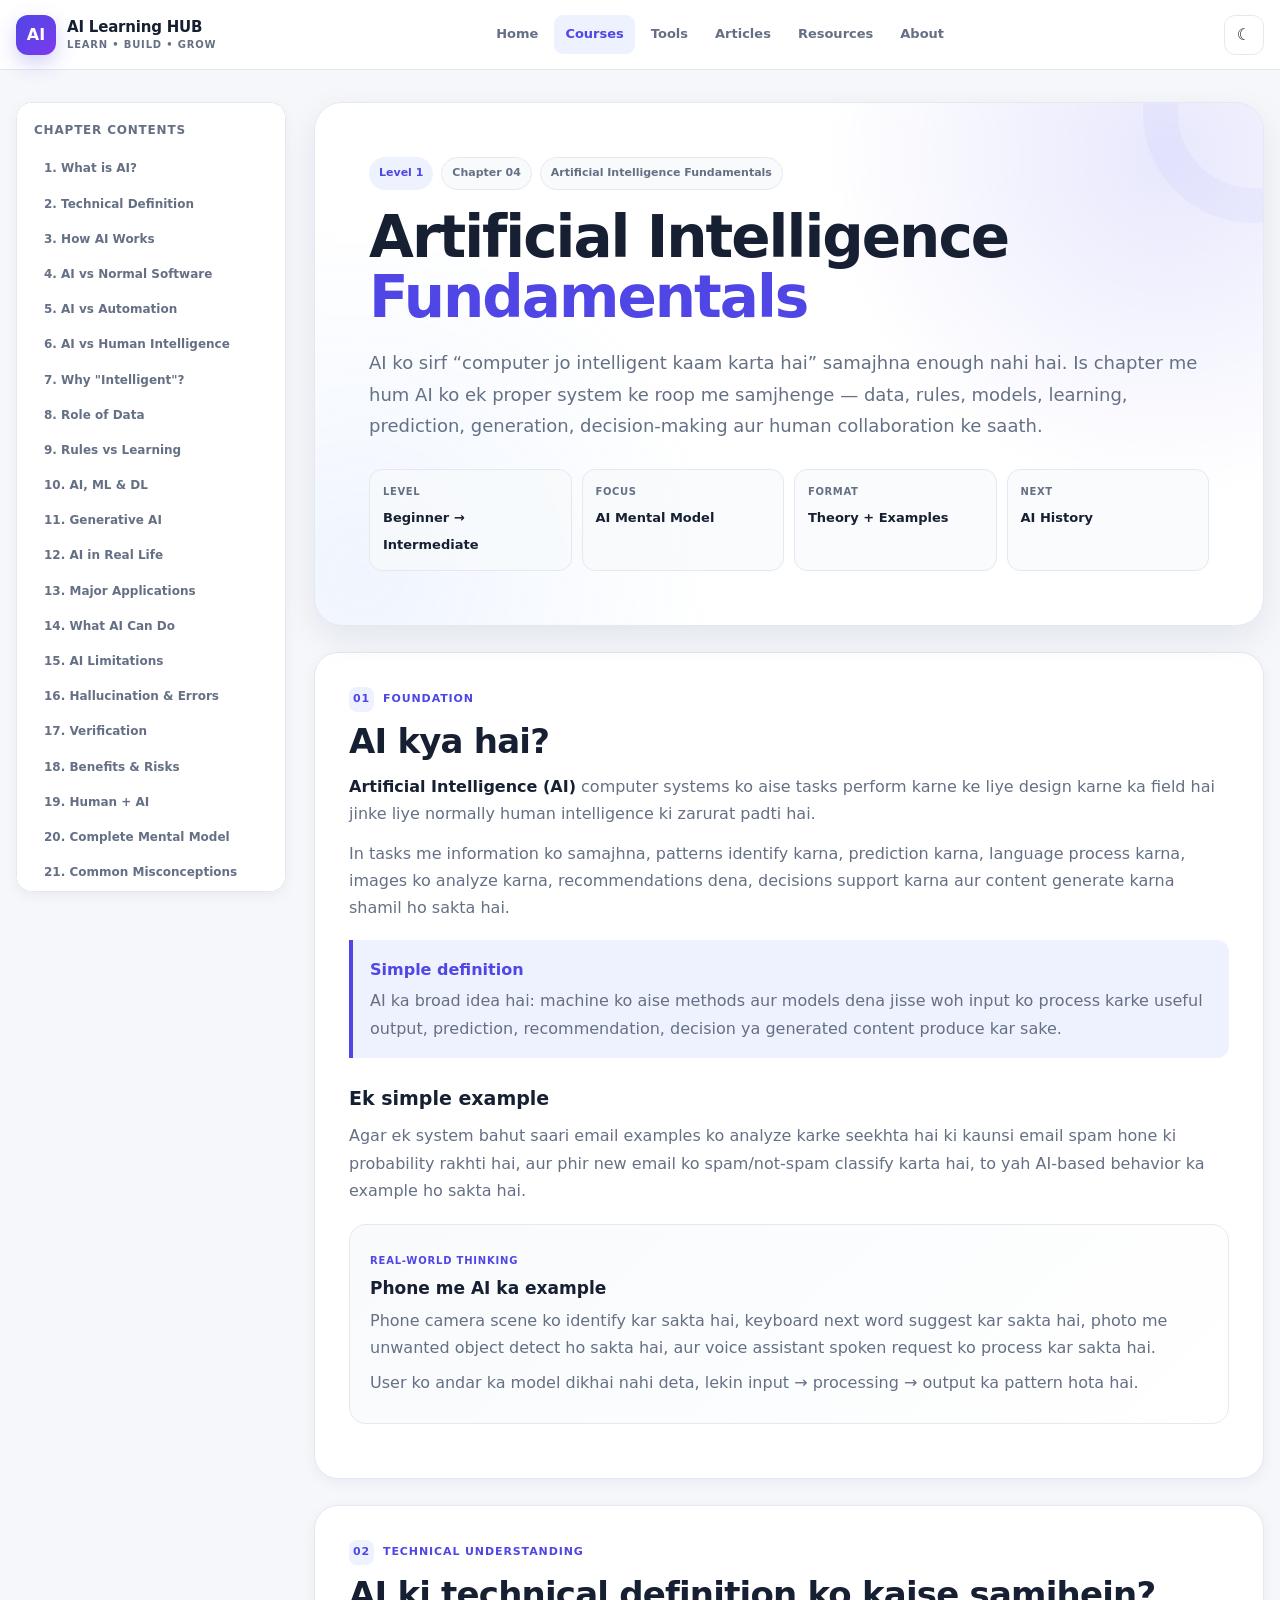
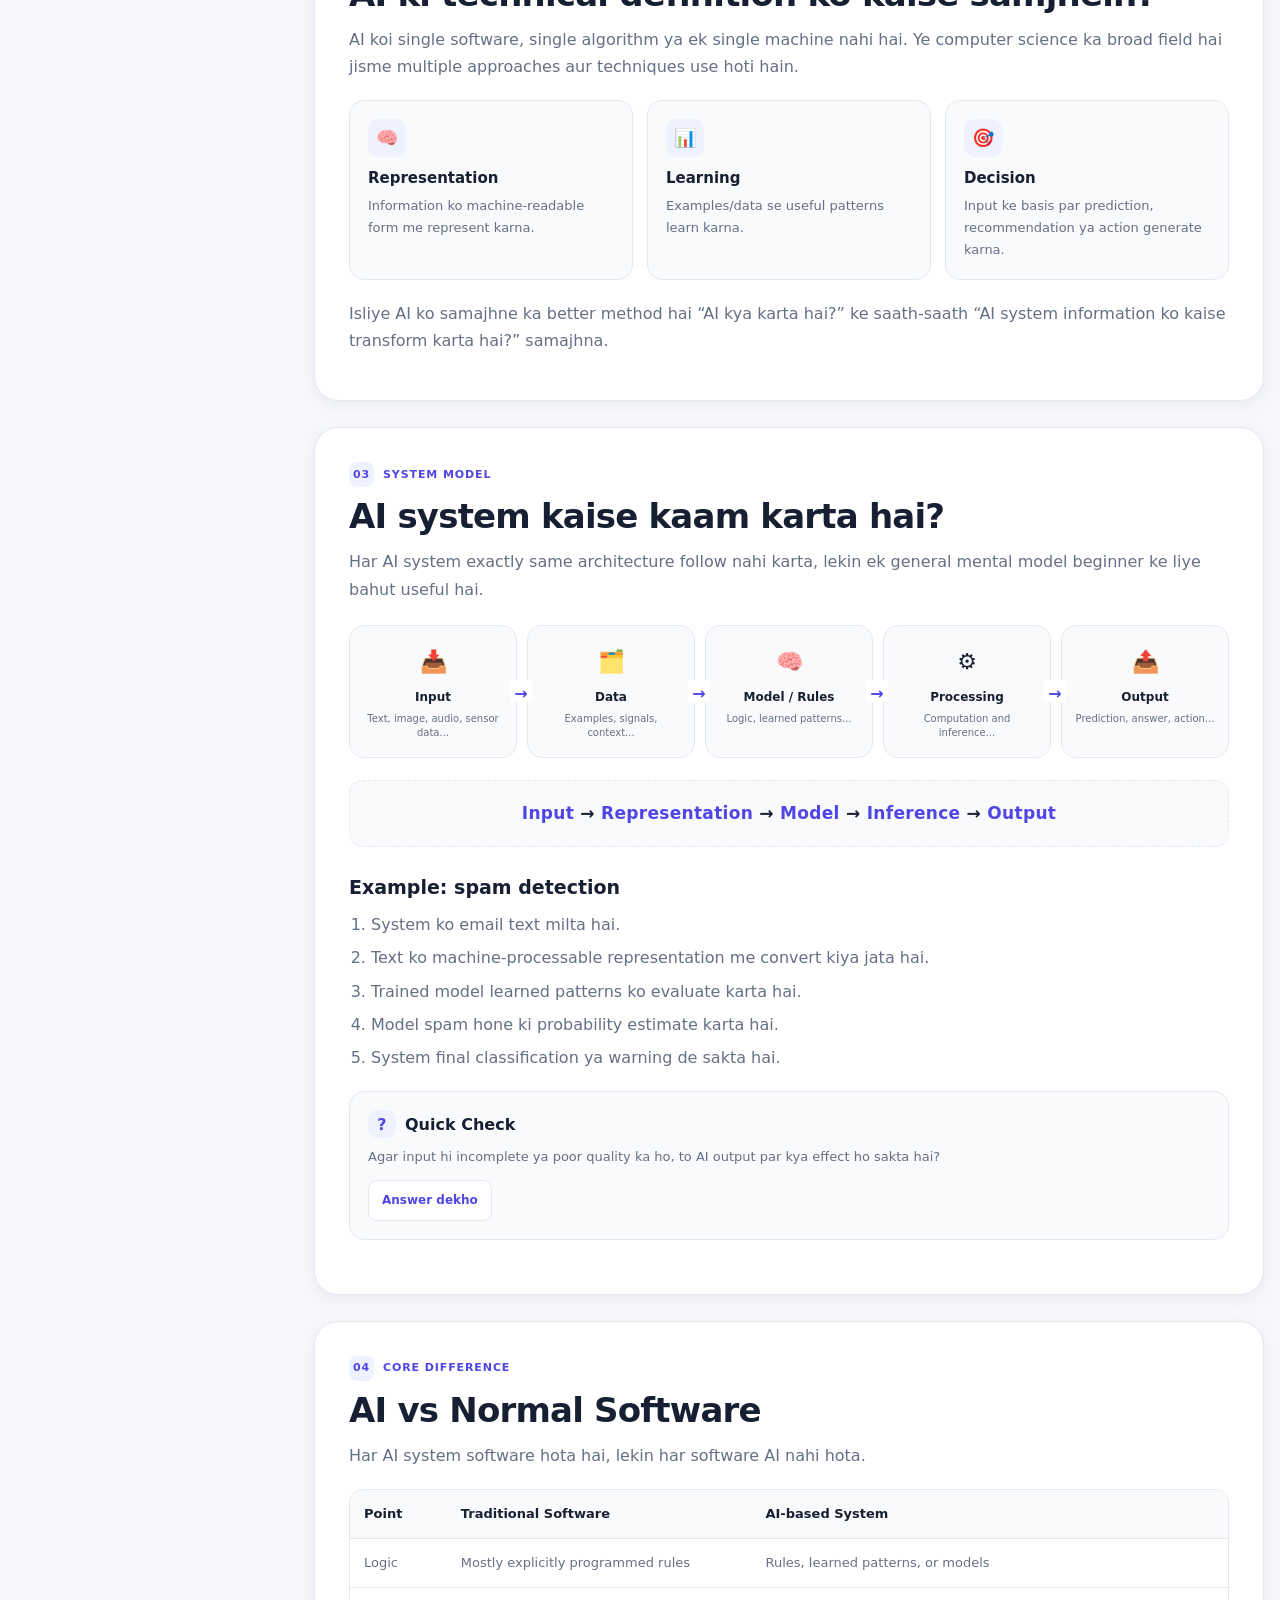
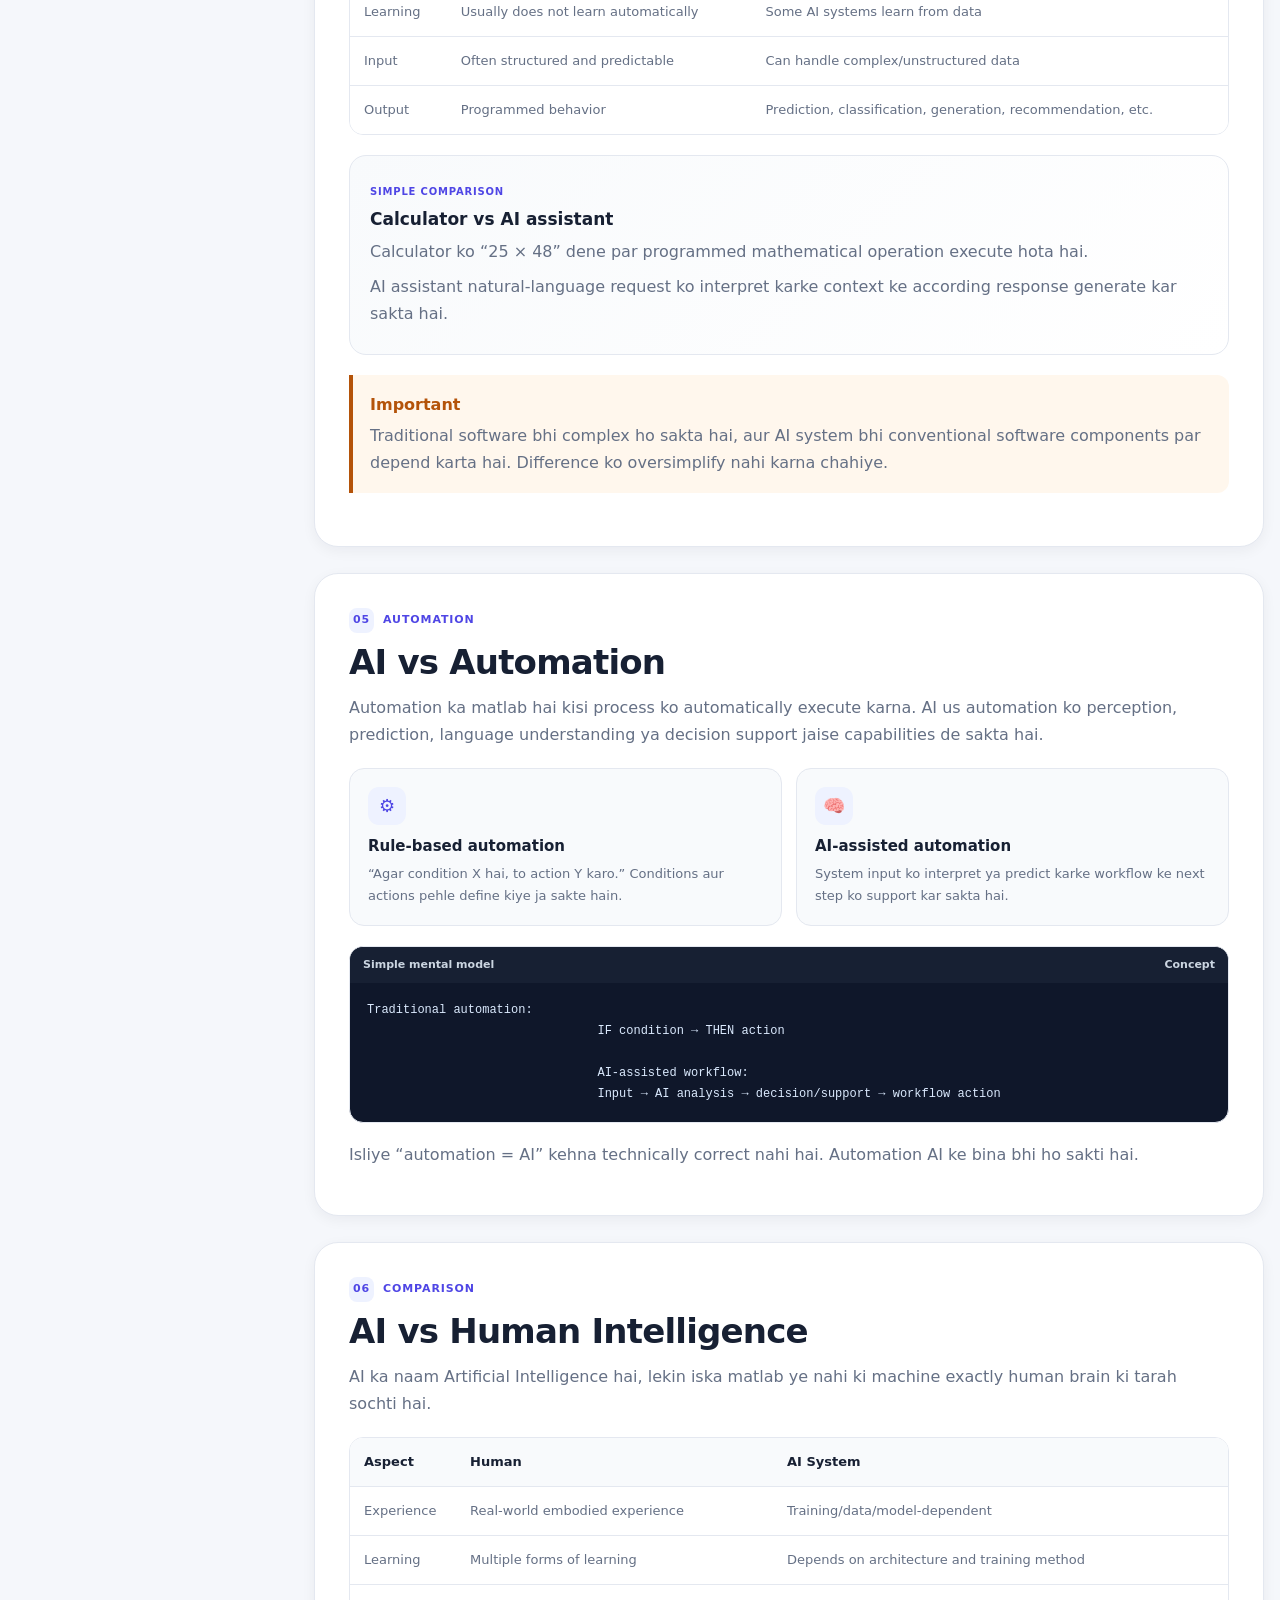
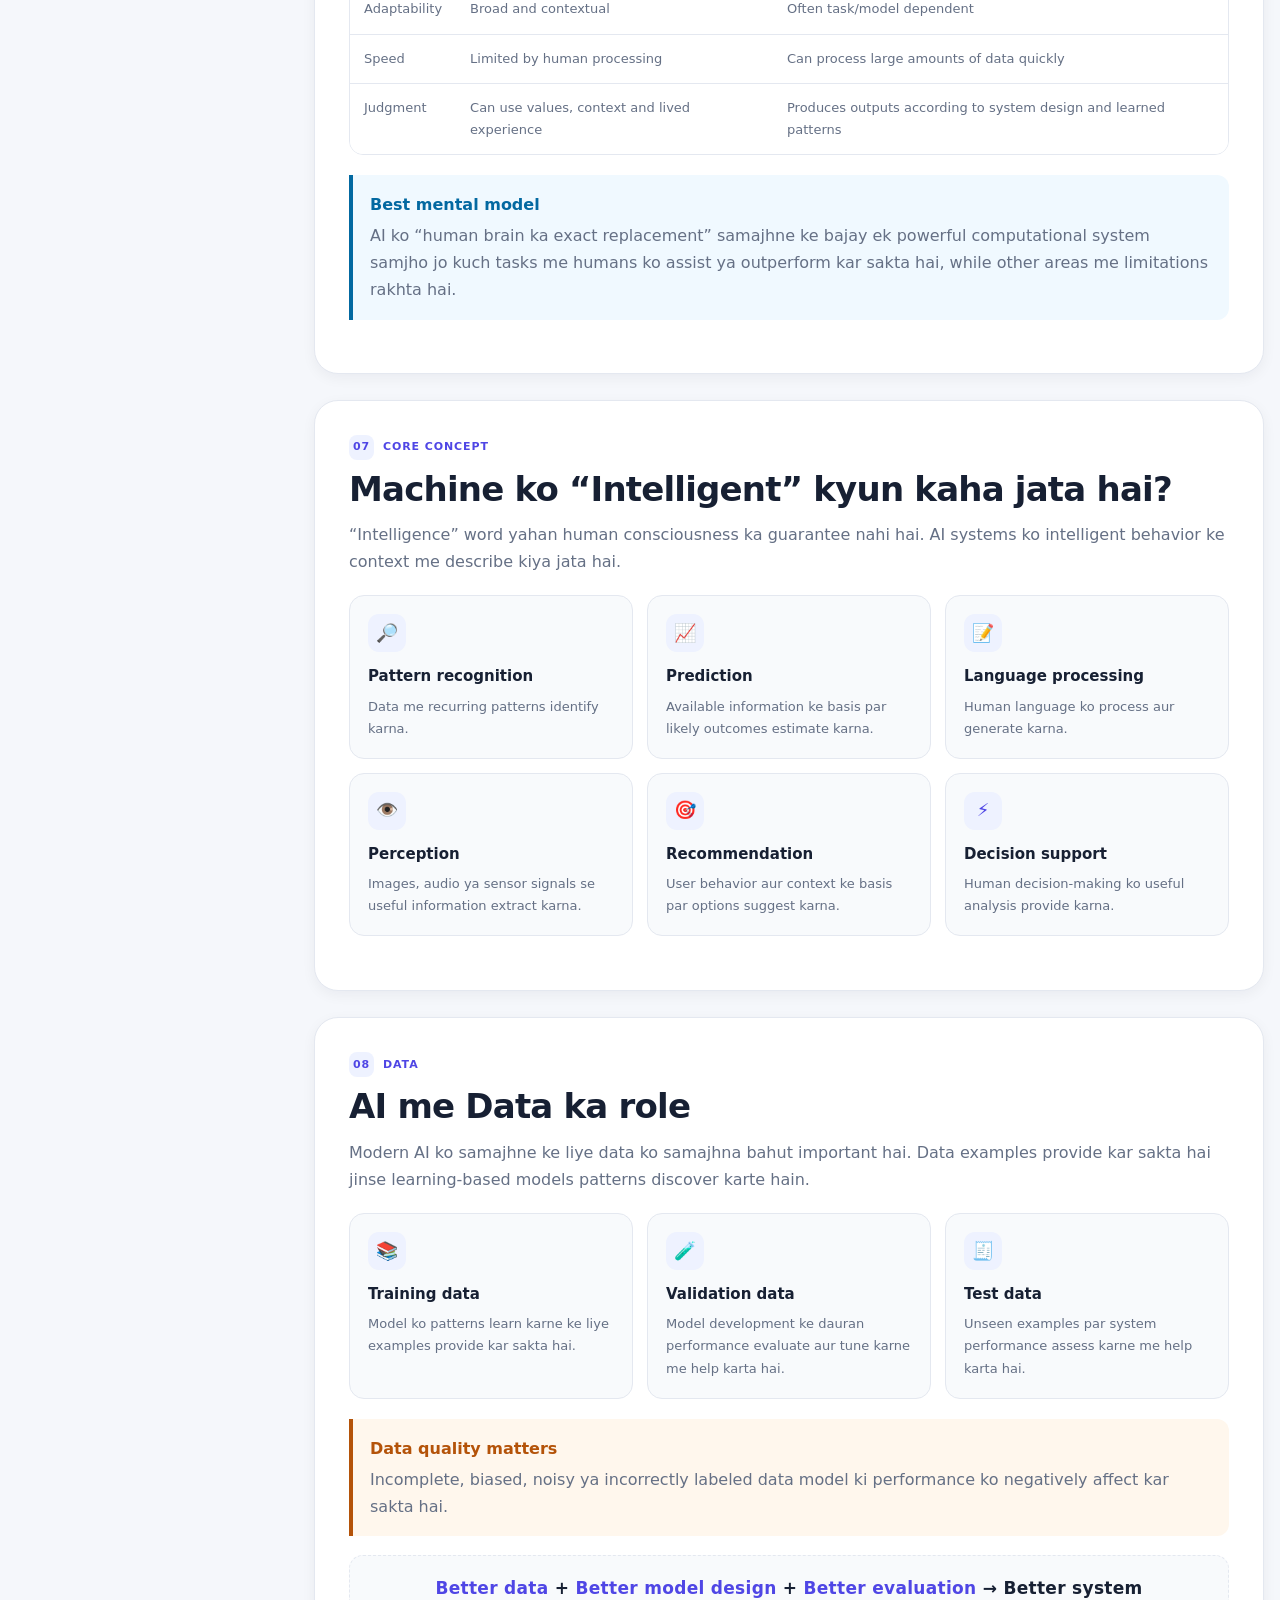
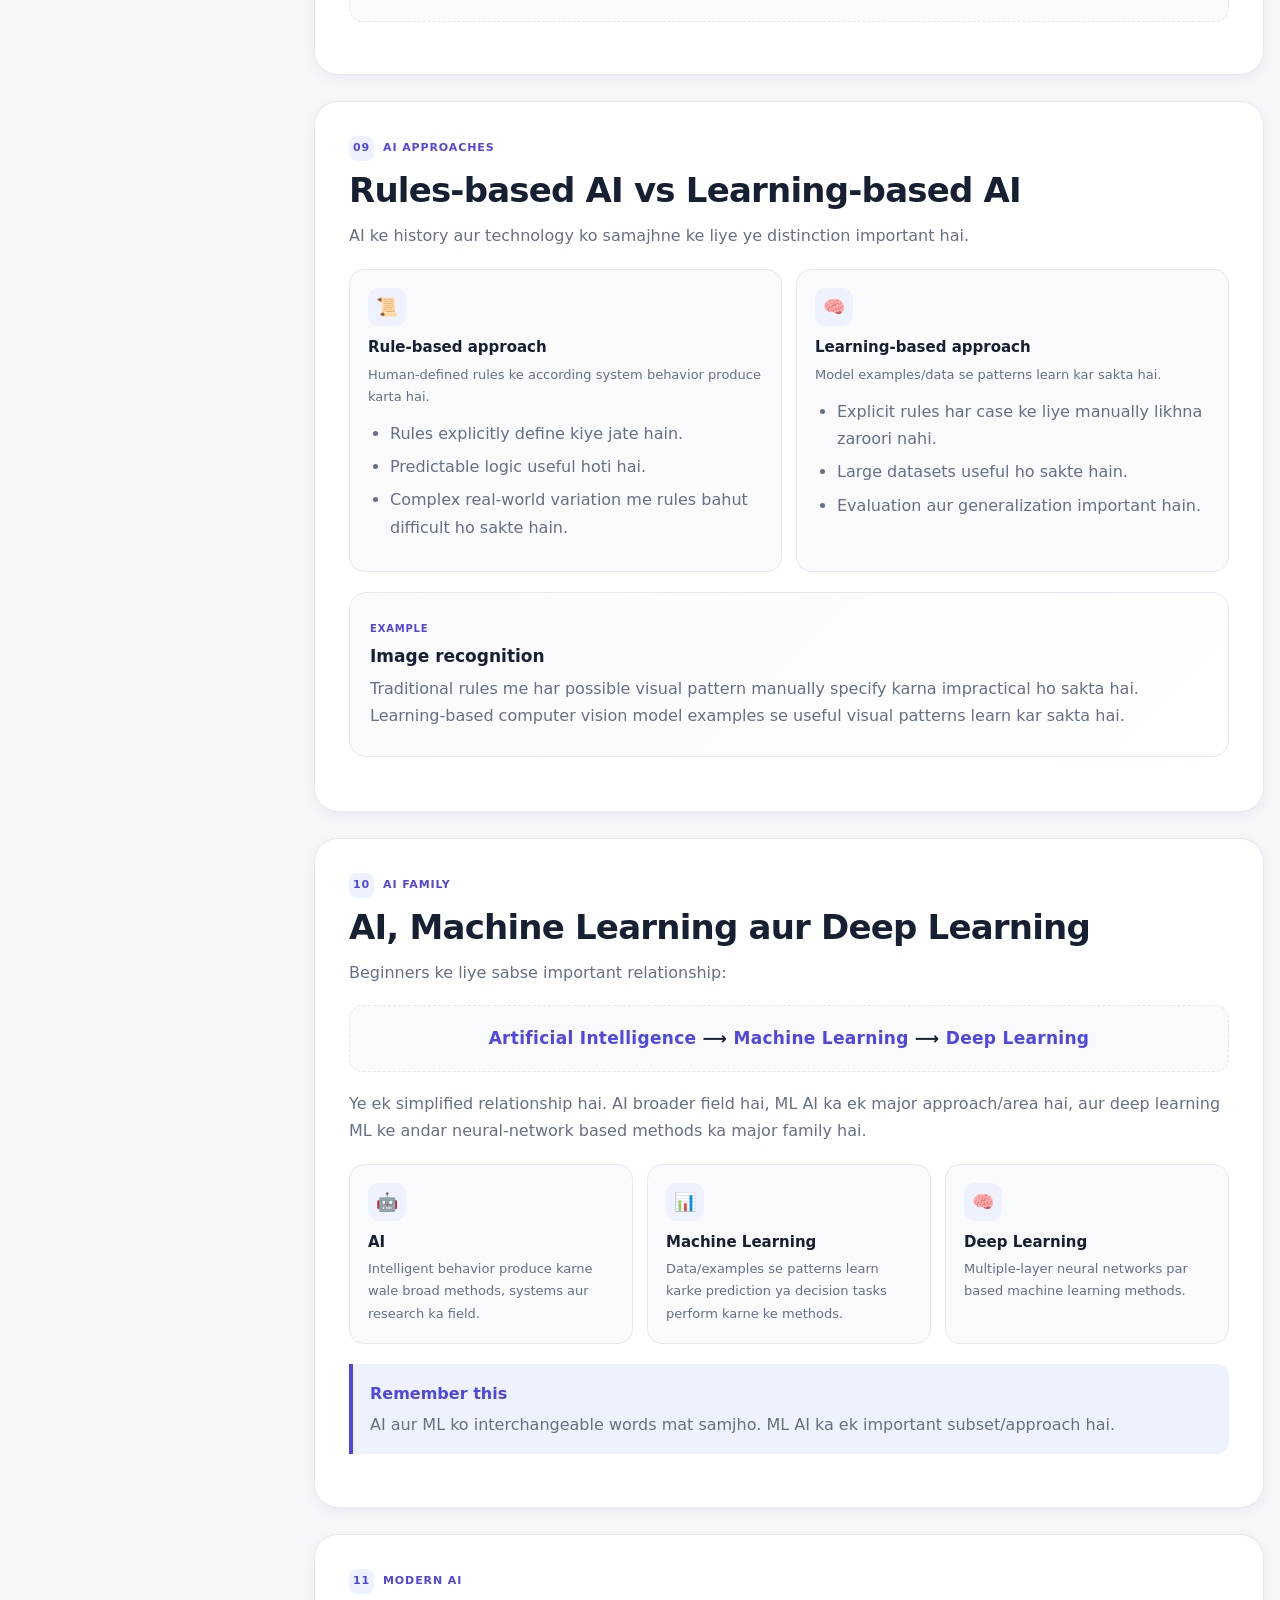
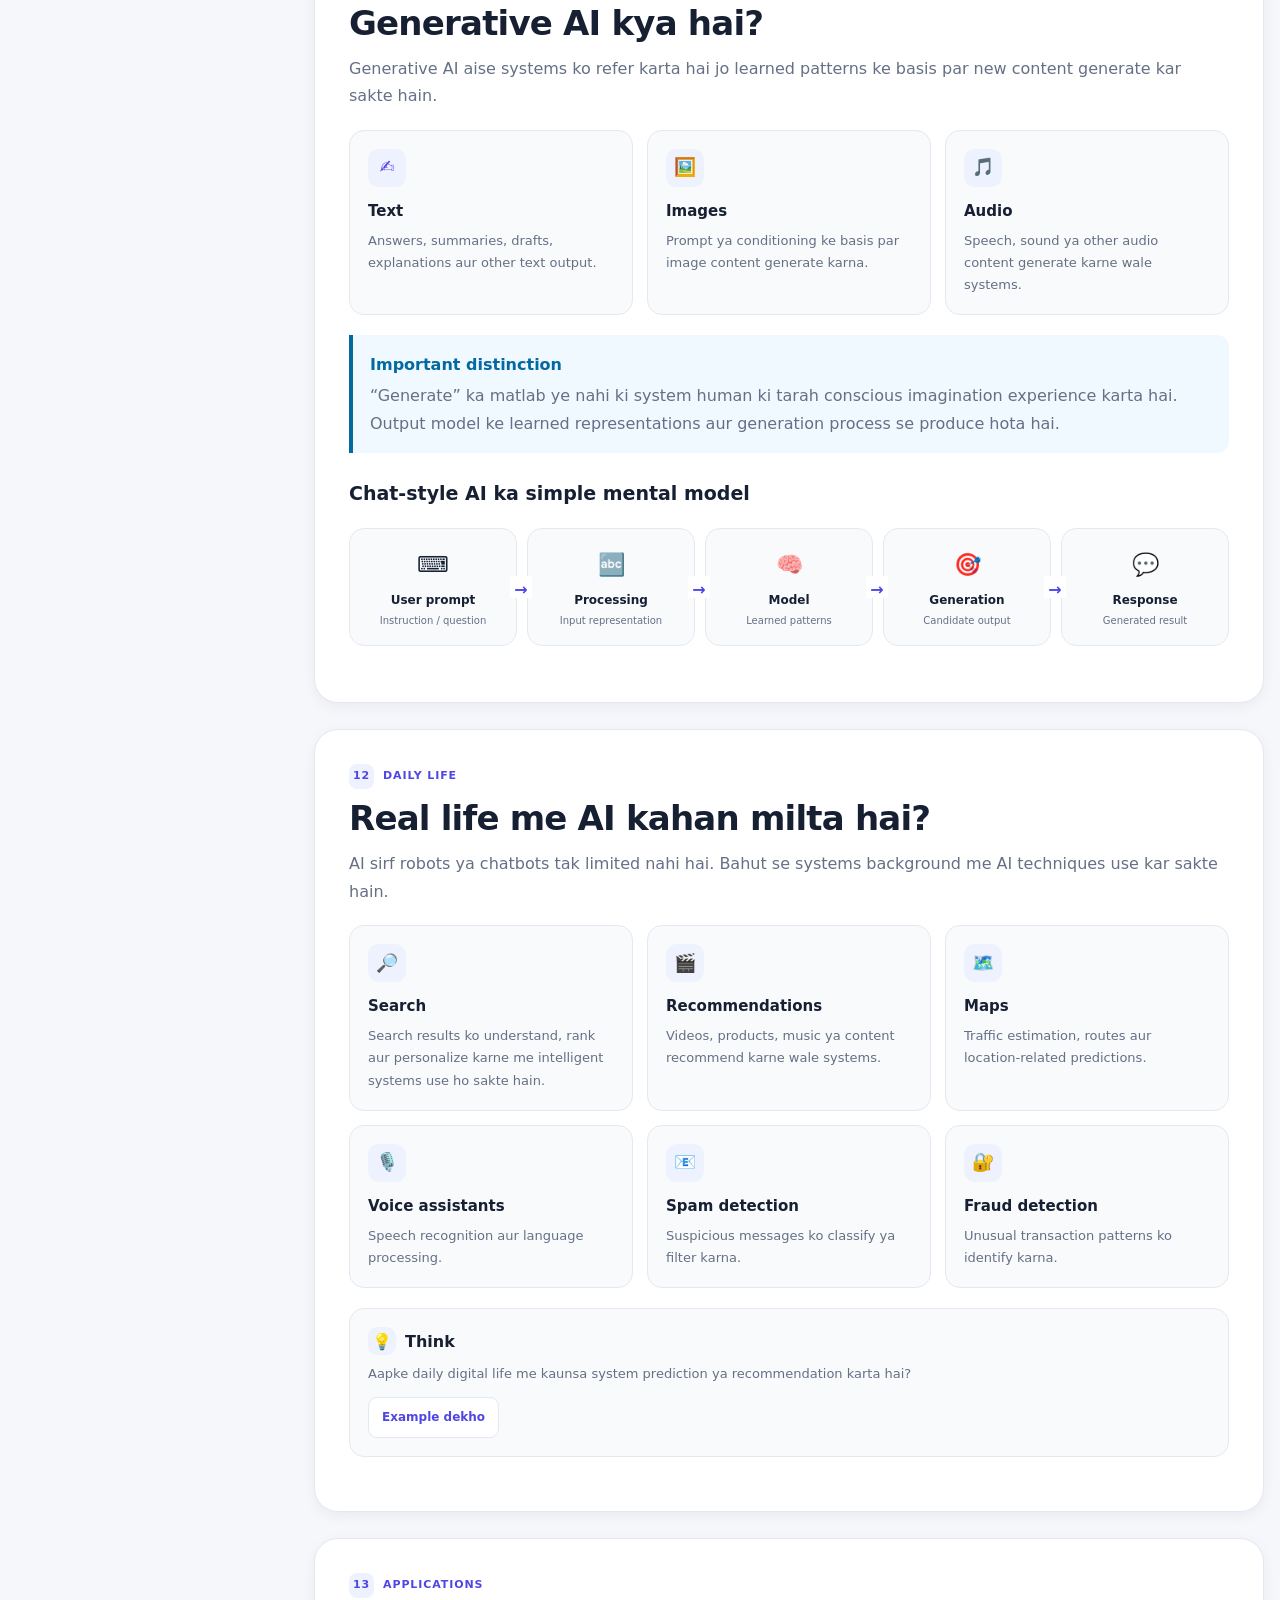
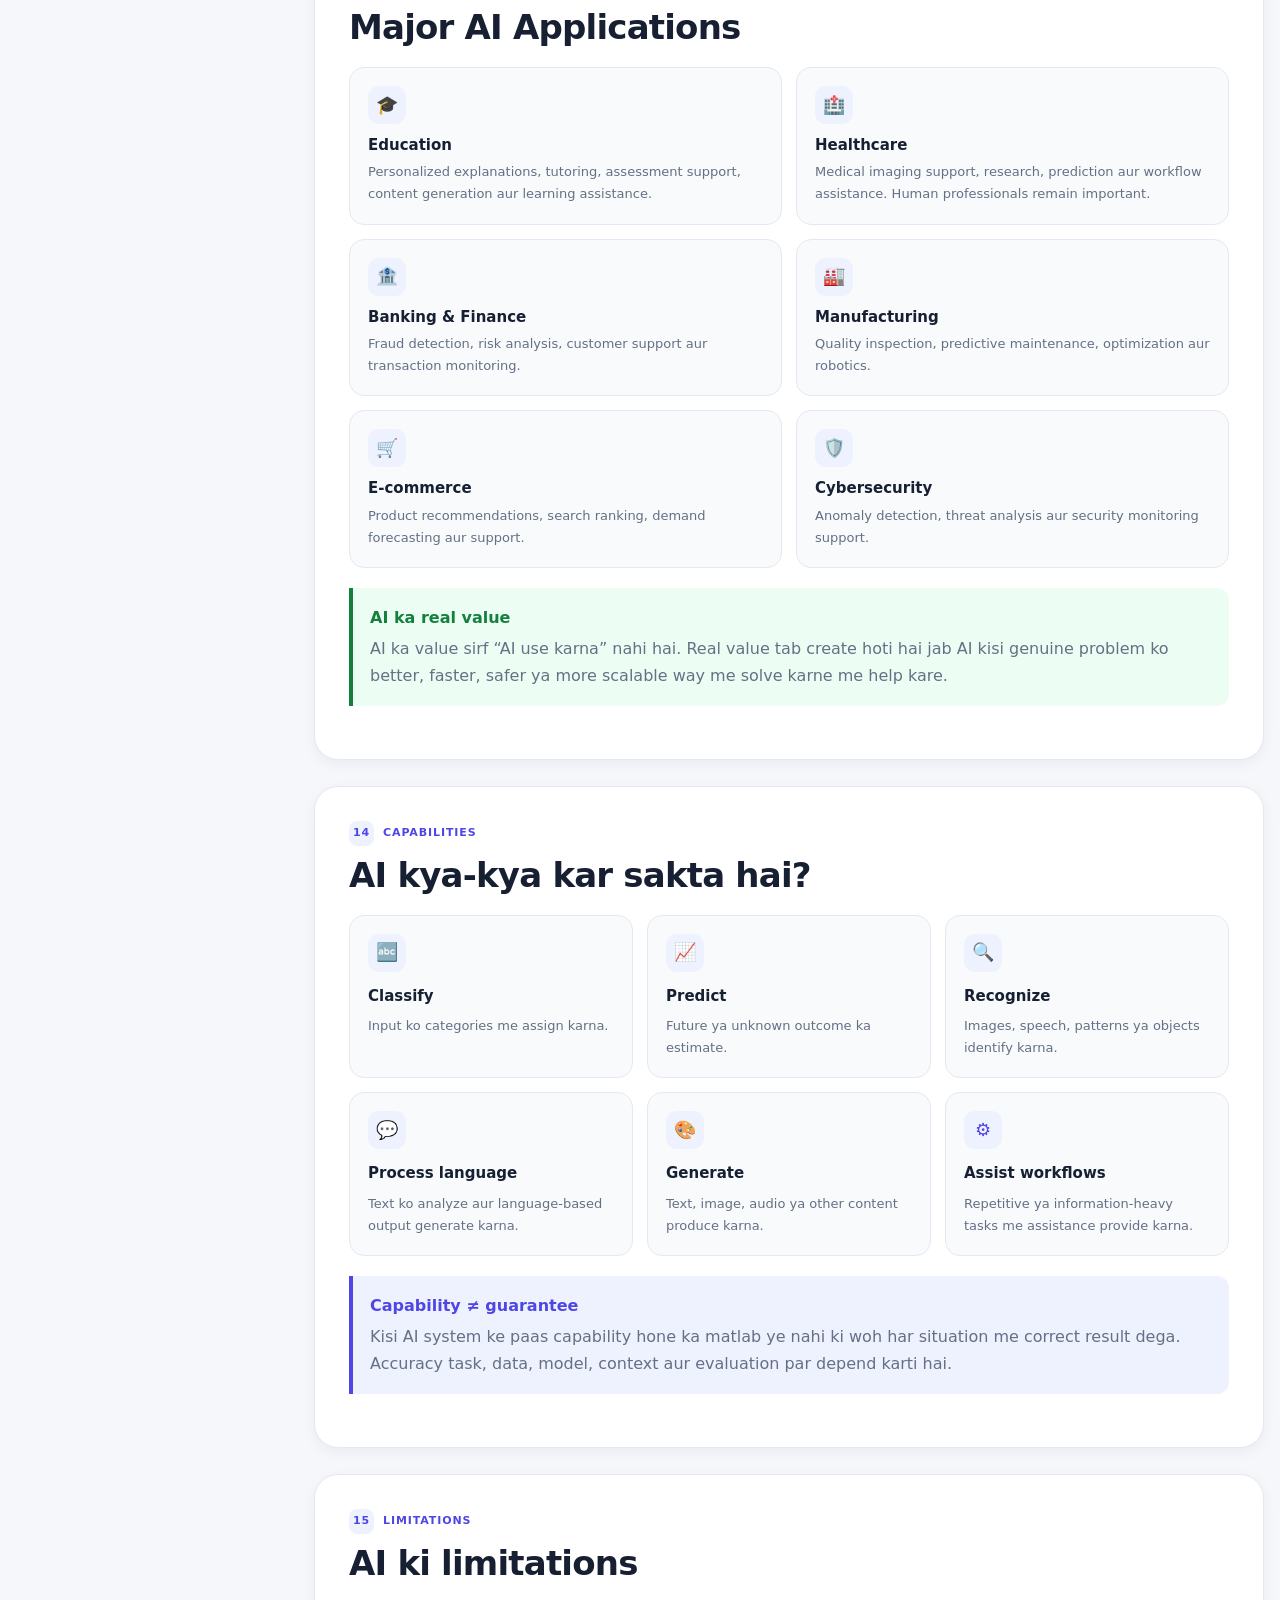
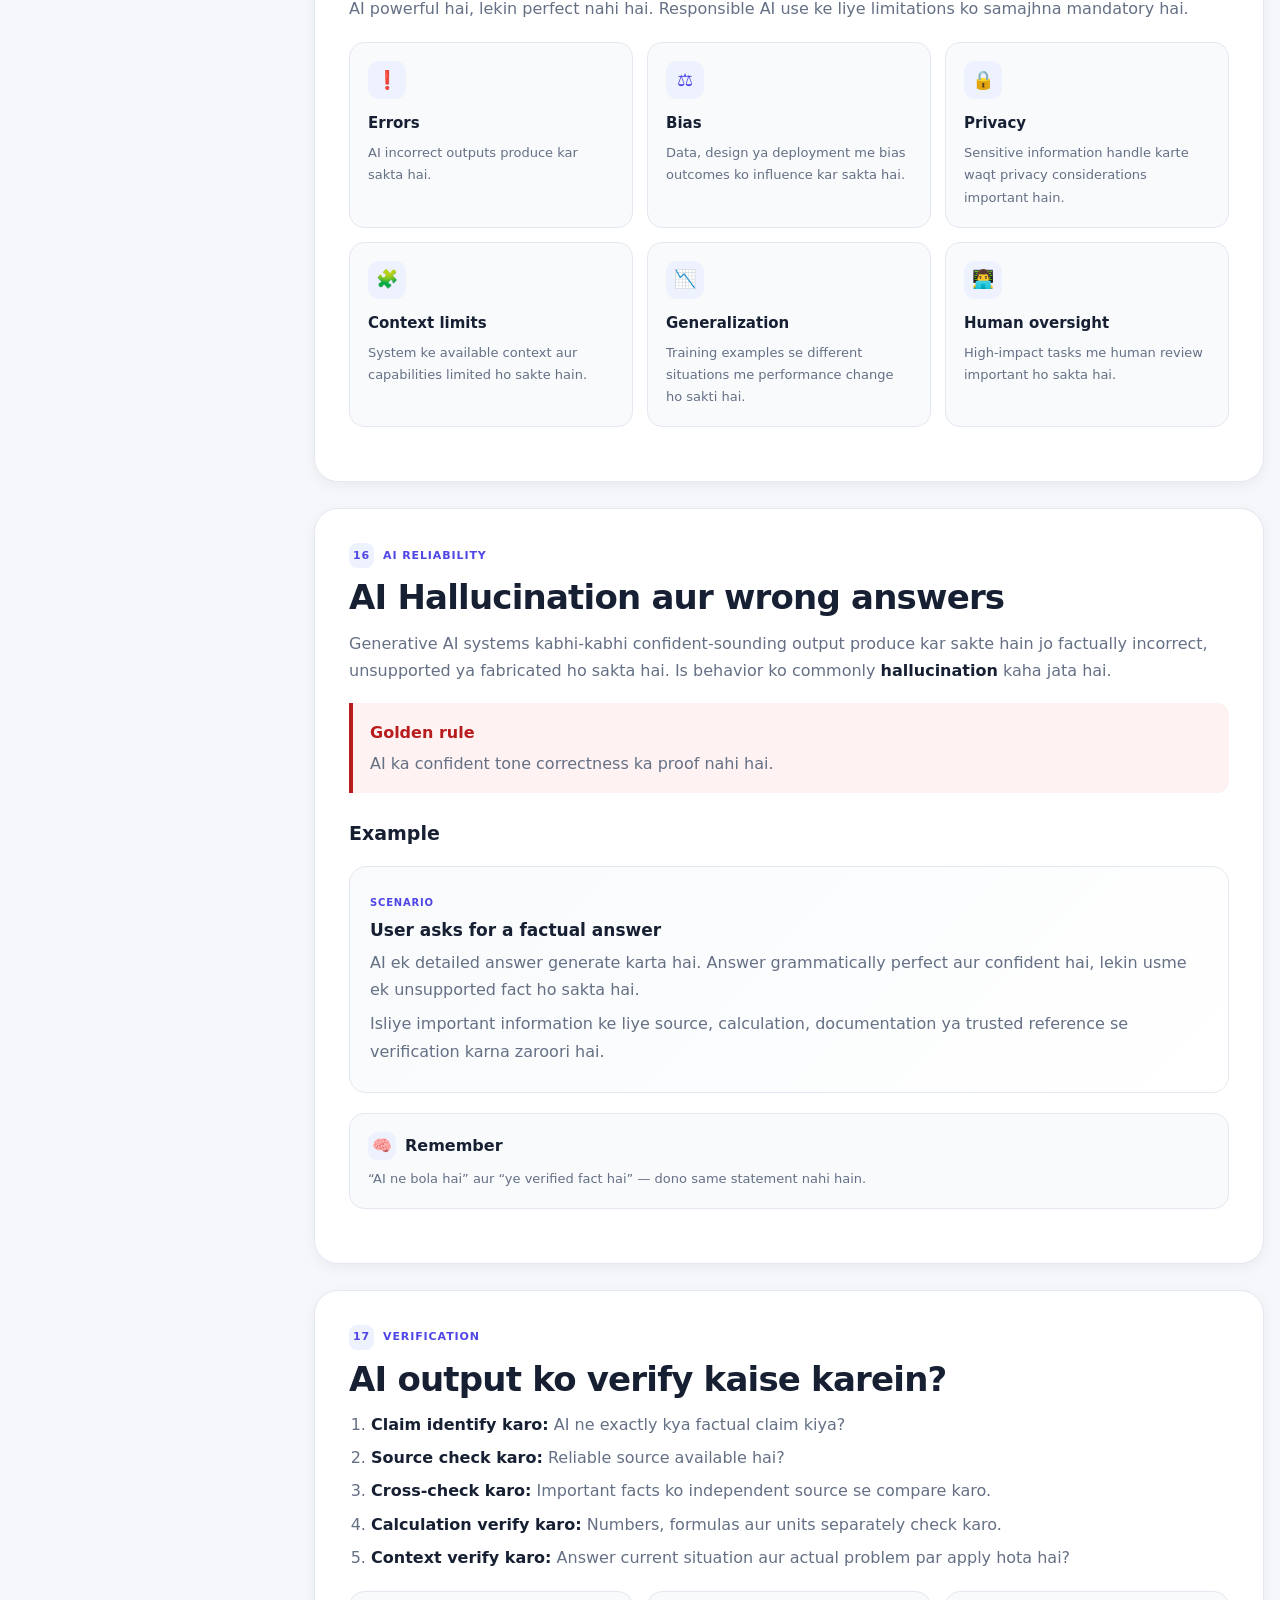
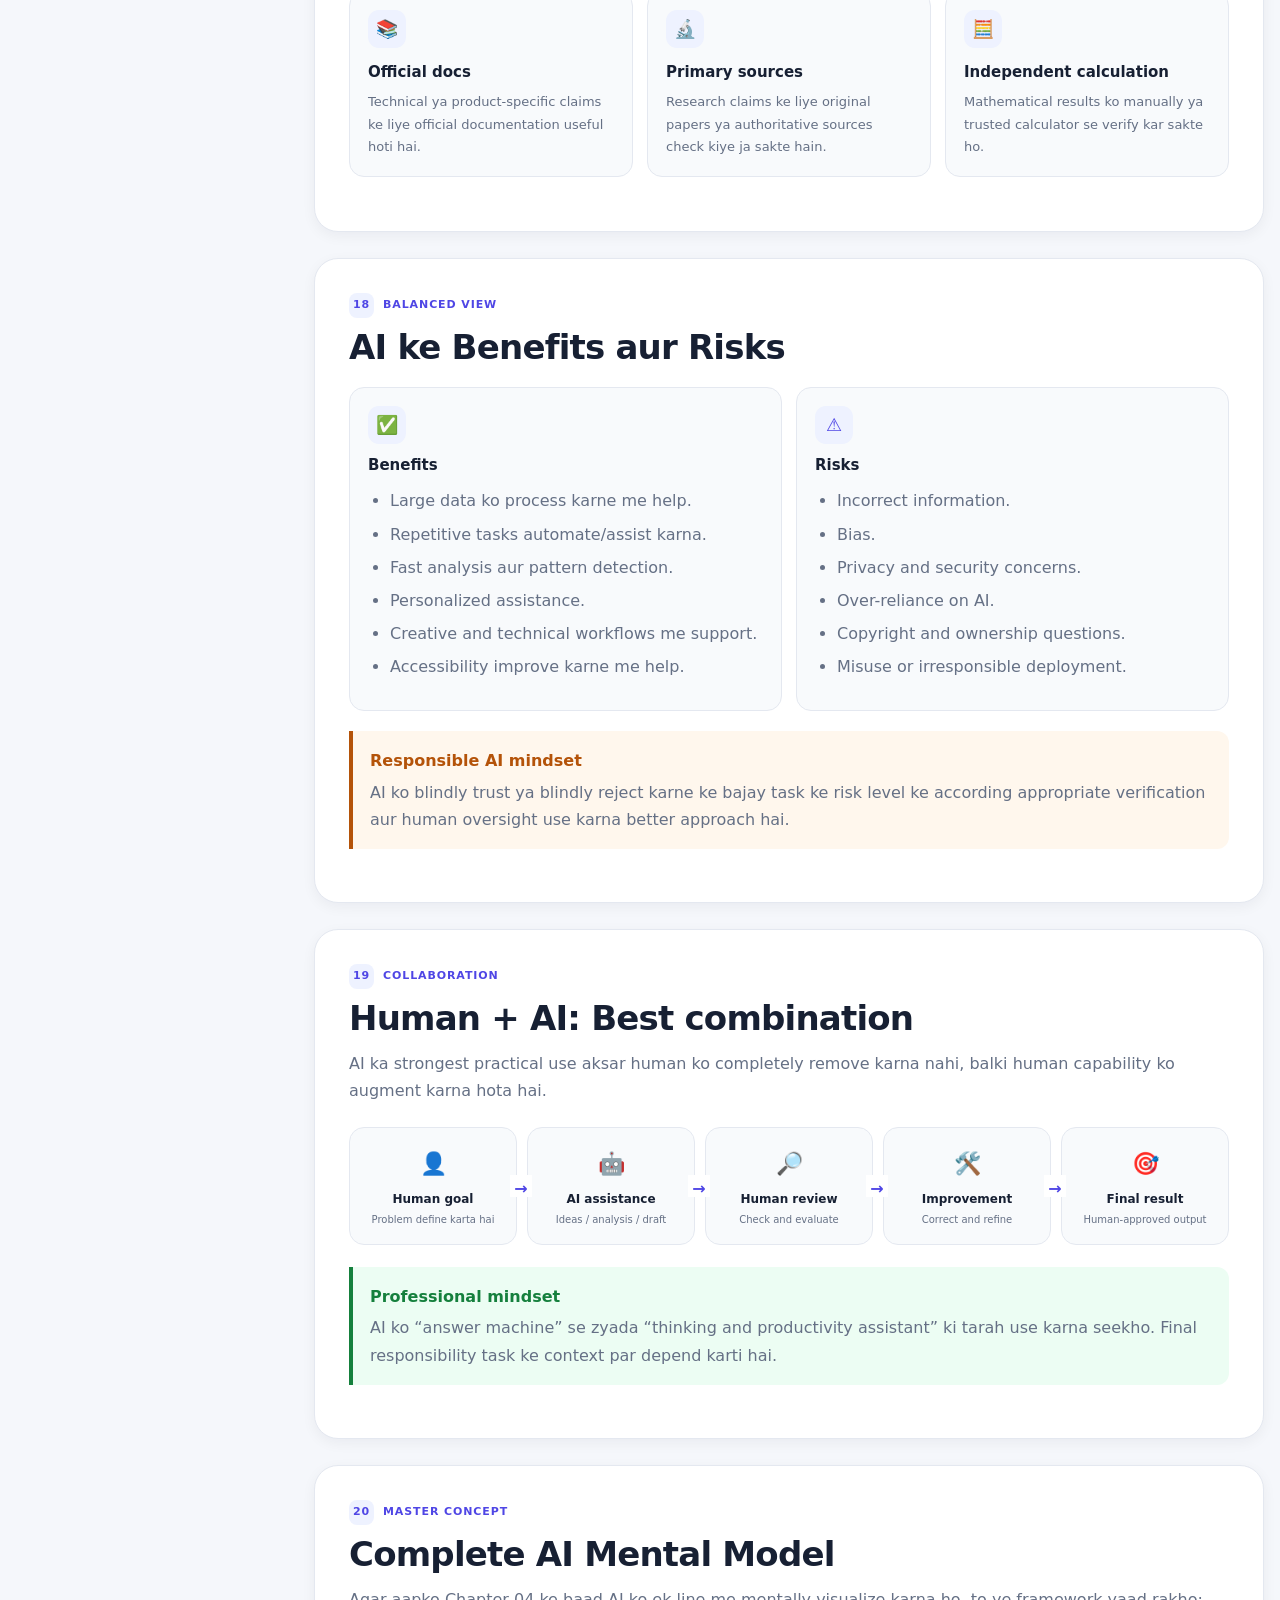
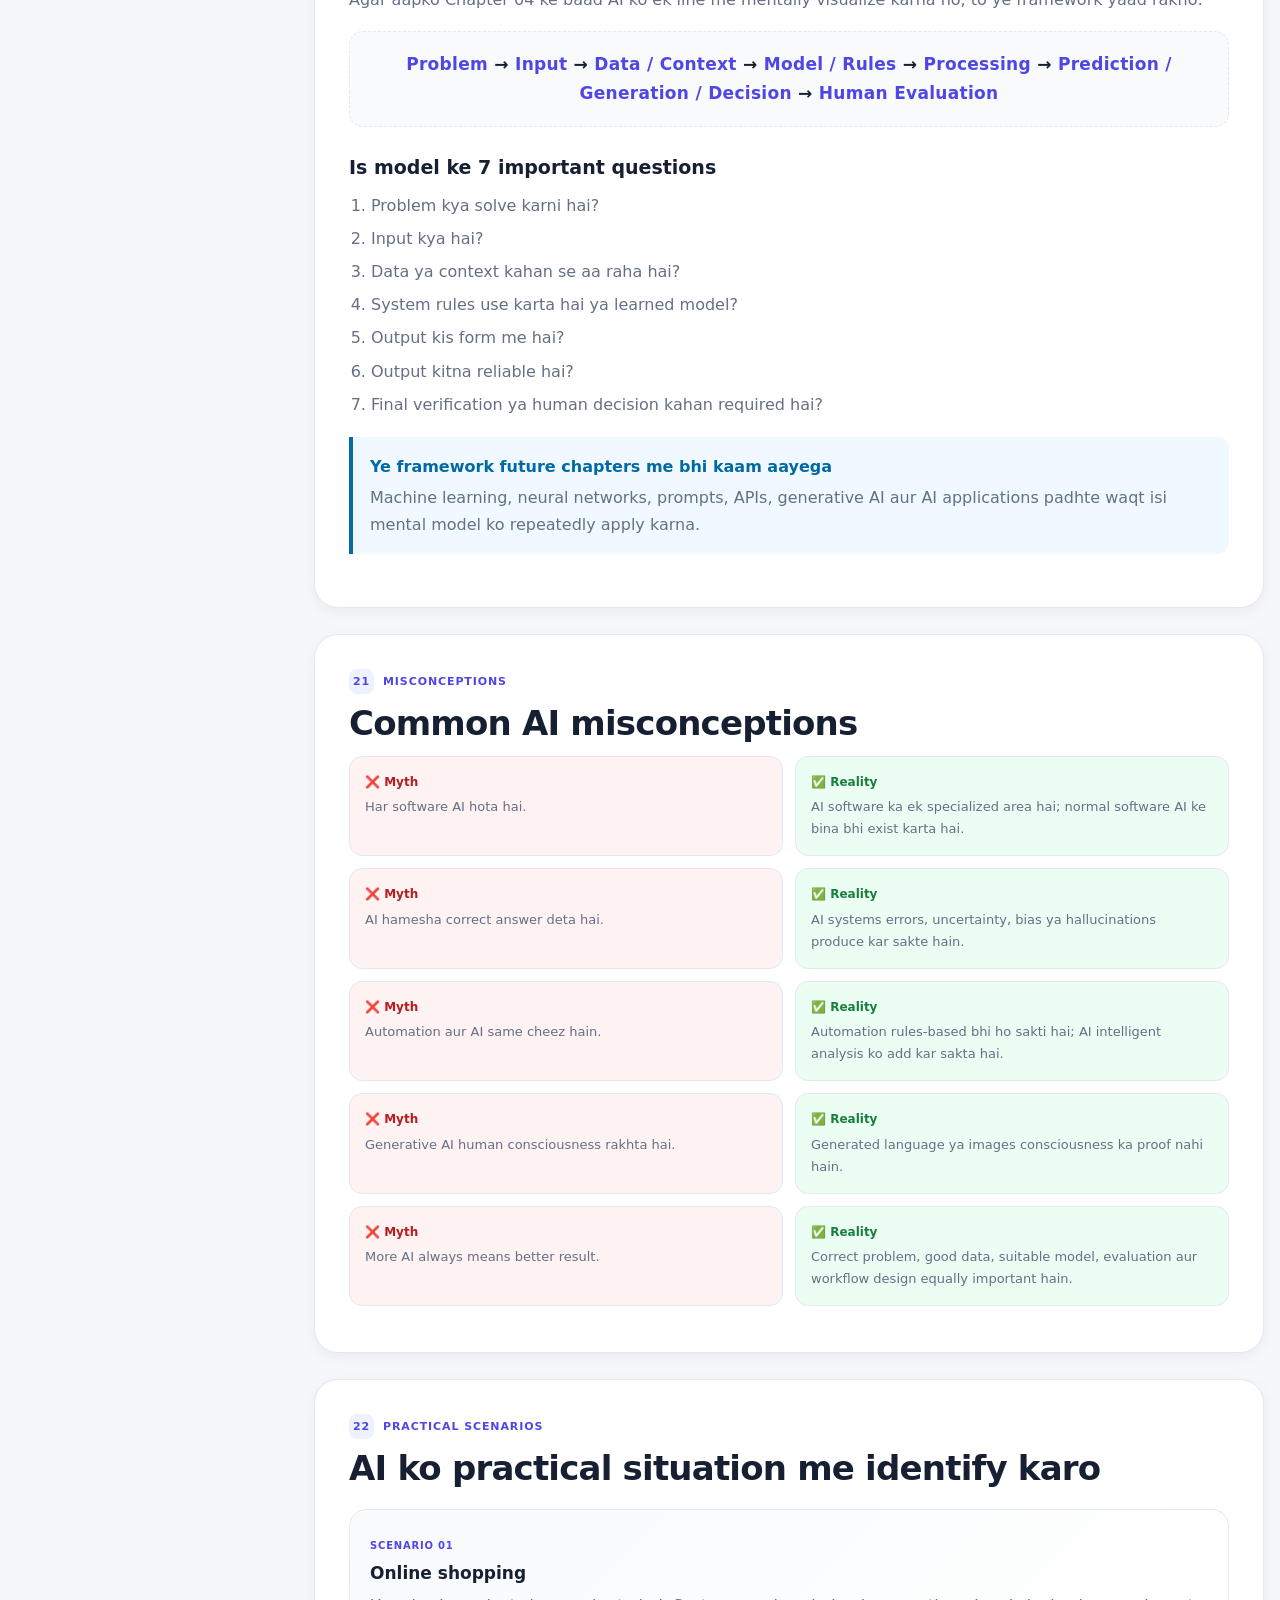
<file: chapters/chapter-04.html>
<!DOCTYPE html>
<html lang="en">

<head>
    <meta charset="UTF-8">

    <meta name="viewport" content="width=device-width, initial-scale=1.0, viewport-fit=cover">

    <title>Chapter 04 — AI Fundamentals | AI Learning HUB</title>

    <meta name="description"
        content="Learn Artificial Intelligence fundamentals in depth: AI definition, how AI works, data, rules, machine learning, deep learning, generative AI, automation, human intelligence, real-world applications, limitations, hallucinations, risks and responsible AI.">
    <meta name="keywords"
        content="AI fundamentals, Artificial Intelligence, AI basics, machine learning, deep learning, generative AI, AI history, AI applications, AI limitations, AI learning">
    <meta name="author" content="AI Learning HUB">
    <meta name="robots" content="index, follow">
    <meta name="theme-color" content="#f8fafc">

    <link rel="canonical" href="https://example.com/chapters/chapter-04.html">

    <!-- Open Graph -->
    <meta property="og:type" content="article">
    <meta property="og:title" content="Chapter 04 — AI Fundamentals">
    <meta property="og:description" content="A deep and practical introduction to Artificial Intelligence.">
    <meta property="og:site_name" content="AI Learning HUB">

    <!-- Structured Data -->
    <script type="application/ld+json">
  {
    "@context": "https://schema.org",
    "@type": "Course",
    "name": "AI Fundamentals",
    "description": "A complete practical introduction to Artificial Intelligence.",
    "provider": {
      "@type": "Organization",
      "name": "AI Learning HUB"
    },
    "educationalLevel": "Beginner to Intermediate",
    "inLanguage": "en-IN",
    "isAccessibleForFree": true
  }
  </script>

    <script type="application/ld+json">
  {
    "@context": "https://schema.org",
    "@type": "Article",
    "headline": "Chapter 04 — AI Fundamentals",
    "description": "Learn the foundations of Artificial Intelligence, including AI systems, data, models, automation, machine learning, deep learning, generative AI and limitations.",
    "author": {
      "@type": "Organization",
      "name": "AI Learning HUB"
    }
  }
  </script>

    <style>
        /* =========================================================
       AI LEARNING HUB — CHAPTER 04
       Single-file professional educational page
       ========================================================= */

        :root {
            --bg: #f5f7fb;
            --surface: #ffffff;
            --surface-2: #f8fafc;
            --text: #172033;
            --muted: #657085;
            --border: #e4e8f0;

            --primary: #4f46e5;
            --primary-dark: #3730a3;
            --primary-soft: #eef2ff;

            --success: #15803d;
            --success-soft: #ecfdf3;

            --warning: #b45309;
            --warning-soft: #fff7ed;

            --danger: #b91c1c;
            --danger-soft: #fef2f2;

            --info: #0369a1;
            --info-soft: #f0f9ff;

            --shadow-sm:
                0 4px 14px rgba(15, 23, 42, 0.05);

            --shadow-md:
                0 12px 35px rgba(15, 23, 42, 0.08);

            --radius-sm: 10px;
            --radius-md: 16px;
            --radius-lg: 24px;

            --header-height: 70px;

            --max-width: 1420px;

            --font:
                Inter,
                ui-sans-serif,
                system-ui,
                -apple-system,
                BlinkMacSystemFont,
                "Segoe UI",
                sans-serif;
        }

        /* =========================
       DARK MODE
       ========================= */

        html.dark {
            --bg: #0b1020;
            --surface: #111827;
            --surface-2: #182033;
            --text: #edf2ff;
            --muted: #9ca9bd;
            --border: #273247;

            --primary: #818cf8;
            --primary-dark: #a5b4fc;
            --primary-soft: #1e2540;

            --success-soft: #10261a;
            --warning-soft: #2a2010;
            --danger-soft: #2b1518;
            --info-soft: #0d2230;

            --shadow-sm:
                0 4px 14px rgba(0, 0, 0, 0.18);

            --shadow-md:
                0 12px 35px rgba(0, 0, 0, 0.25);
        }

        /* =========================
       RESET
       ========================= */

        *,
        *::before,
        *::after {
            box-sizing: border-box;
        }

        html {
            scroll-behavior: smooth;
            scroll-padding-top: 90px;
        }

        body {
            margin: 0;
            min-width: 320px;
            background: var(--bg);
            color: var(--text);
            font-family: var(--font);
            line-height: 1.7;
            overflow-x: hidden;
            transition:
                background 0.25s ease,
                color 0.25s ease;
        }

        img,
        svg {
            max-width: 100%;
        }

        button,
        a {
            -webkit-tap-highlight-color: transparent;
        }

        button {
            font: inherit;
        }

        a {
            color: inherit;
            text-decoration: none;
        }

        ::selection {
            background: rgba(79, 70, 229, 0.18);
        }

        /* =========================
       ACCESSIBILITY
       ========================= */

        .skip-link {
            position: absolute;
            left: 12px;
            top: -60px;
            z-index: 9999;
            padding: 10px 16px;
            border-radius: 10px;
            background: var(--primary);
            color: white;
            font-weight: 700;
            transition: top 0.2s ease;
        }

        .skip-link:focus {
            top: 12px;
        }

        :focus-visible {
            outline: 3px solid rgba(79, 70, 229, 0.35);
            outline-offset: 3px;
        }

        /* =========================
       HEADER
       ========================= */

        .site-header {
            position: sticky;
            top: 0;
            z-index: 1000;
            height: var(--header-height);
            background: color-mix(in srgb,
                    var(--surface) 94%,
                    transparent);
            backdrop-filter: blur(16px);
            -webkit-backdrop-filter: blur(16px);
            border-bottom: 1px solid var(--border);
        }

        .header-inner {
            width: min(100% - 32px, var(--max-width));
            height: 100%;
            margin-inline: auto;

            display: flex;
            align-items: center;
            justify-content: space-between;
            gap: 18px;
        }

        .brand {
            display: inline-flex;
            align-items: center;
            gap: 11px;
            min-width: 0;
        }

        .brand-logo {
            width: 40px;
            height: 40px;
            flex: 0 0 40px;

            display: grid;
            place-items: center;

            border-radius: 12px;

            color: white;
            font-weight: 900;
            font-size: 16px;

            background:
                linear-gradient(135deg,
                    #4f46e5,
                    #7c3aed);

            box-shadow:
                0 8px 20px rgba(79, 70, 229, 0.25);
        }

        .brand-text {
            display: flex;
            flex-direction: column;
            line-height: 1.1;
        }

        .brand-title {
            font-size: 15px;
            font-weight: 850;
            letter-spacing: -0.2px;
        }

        .brand-subtitle {
            margin-top: 3px;
            color: var(--muted);
            font-size: 10px;
            font-weight: 700;
            letter-spacing: 0.8px;
            text-transform: uppercase;
        }

        .desktop-nav {
            display: flex;
            align-items: center;
            gap: 5px;
        }

        .desktop-nav a {
            padding: 8px 11px;
            border-radius: 9px;

            color: var(--muted);
            font-size: 13px;
            font-weight: 700;

            transition:
                color 0.2s ease,
                background 0.2s ease;
        }

        .desktop-nav a:hover,
        .desktop-nav a.active {
            color: var(--primary);
            background: var(--primary-soft);
        }

        .header-actions {
            display: flex;
            align-items: center;
            gap: 8px;
        }

        .icon-btn {
            width: 40px;
            height: 40px;

            display: grid;
            place-items: center;

            border: 1px solid var(--border);
            border-radius: 11px;

            background: var(--surface);
            color: var(--text);

            cursor: pointer;

            transition:
                transform 0.2s ease,
                border-color 0.2s ease,
                background 0.2s ease;
        }

        .icon-btn:hover {
            transform: translateY(-1px);
            border-color: var(--primary);
            background: var(--primary-soft);
        }

        .mobile-menu-btn {
            display: none;
        }

        /* =========================
       MOBILE NAV
       ========================= */

        .mobile-nav {
            display: none;
            border-bottom: 1px solid var(--border);
            background: var(--surface);
        }

        .mobile-nav.open {
            display: block;
        }

        .mobile-nav-inner {
            width: min(100% - 32px, var(--max-width));
            margin-inline: auto;
            padding: 10px 0 14px;

            display: grid;
            gap: 5px;
        }

        .mobile-nav a {
            padding: 11px 13px;
            border-radius: 10px;

            color: var(--muted);
            font-weight: 700;
        }

        .mobile-nav a:hover {
            color: var(--primary);
            background: var(--primary-soft);
        }

        /* =========================
       PROGRESS
       ========================= */

        .progress-track {
            position: fixed;
            z-index: 1100;
            left: 0;
            top: 0;

            width: 100%;
            height: 3px;

            pointer-events: none;
            background: transparent;
        }

        .progress-bar {
            width: 0%;
            height: 100%;

            background:
                linear-gradient(90deg,
                    #4f46e5,
                    #7c3aed,
                    #2563eb);

            transition: width 0.08s linear;
        }

        /* =========================
       MAIN LAYOUT
       ========================= */

        .page-shell {
            width: min(100% - 32px, var(--max-width));
            margin-inline: auto;
            padding: 32px 0 70px;

            display: grid;
            grid-template-columns: 270px minmax(0, 1fr);
            gap: 28px;
            align-items: start;
        }

        /* =========================
       SIDEBAR
       ========================= */

        .toc {
            position: sticky;
            top: 90px;

            max-height: calc(100vh - 110px);
            overflow-y: auto;

            padding: 17px;

            border: 1px solid var(--border);
            border-radius: var(--radius-md);

            background: var(--surface);
            box-shadow: var(--shadow-sm);
        }

        .toc::-webkit-scrollbar {
            width: 5px;
        }

        .toc::-webkit-scrollbar-thumb {
            border-radius: 20px;
            background: var(--border);
        }

        .toc-heading {
            margin: 0 0 12px;
            font-size: 12px;
            font-weight: 850;
            color: var(--muted);
            text-transform: uppercase;
            letter-spacing: 0.8px;
        }

        .toc-list {
            display: grid;
            gap: 3px;
            margin: 0;
            padding: 0;
            list-style: none;
        }

        .toc-list a {
            display: block;

            padding: 8px 10px;

            border-radius: 8px;

            color: var(--muted);
            font-size: 12px;
            font-weight: 650;
            line-height: 1.35;

            transition:
                color 0.18s ease,
                background 0.18s ease;
        }

        .toc-list a:hover,
        .toc-list a.active {
            color: var(--primary);
            background: var(--primary-soft);
        }

        .toc-progress {
            margin-top: 17px;
            padding-top: 14px;
            border-top: 1px solid var(--border);
        }

        .toc-progress-top {
            display: flex;
            justify-content: space-between;
            gap: 10px;

            margin-bottom: 7px;

            font-size: 11px;
            font-weight: 750;
            color: var(--muted);
        }

        .mini-progress {
            width: 100%;
            height: 6px;

            overflow: hidden;
            border-radius: 999px;
            background: var(--surface-2);
        }

        .mini-progress span {
            display: block;
            width: 0%;
            height: 100%;

            border-radius: inherit;
            background: var(--primary);

            transition: width 0.15s ease;
        }

        /* =========================
       CONTENT
       ========================= */

        .content {
            min-width: 0;
        }

        .hero {
            position: relative;
            overflow: hidden;

            padding: clamp(26px, 5vw, 54px);

            border: 1px solid var(--border);
            border-radius: 28px;

            background:
                radial-gradient(circle at 90% 10%,
                    rgba(99, 102, 241, 0.15),
                    transparent 35%),
                radial-gradient(circle at 5% 90%,
                    rgba(59, 130, 246, 0.08),
                    transparent 35%),
                var(--surface);

            box-shadow: var(--shadow-md);
        }

        .hero::after {
            content: "";
            position: absolute;
            width: 220px;
            height: 220px;
            right: -100px;
            top: -100px;

            border-radius: 50%;

            border: 35px solid rgba(99, 102, 241, 0.05);

            pointer-events: none;
        }

        .hero-badges {
            display: flex;
            flex-wrap: wrap;
            gap: 8px;

            margin-bottom: 17px;
        }

        .badge {
            display: inline-flex;
            align-items: center;
            gap: 6px;

            padding: 6px 10px;

            border-radius: 999px;

            font-size: 11px;
            font-weight: 800;
        }

        .badge-primary {
            color: var(--primary);
            background: var(--primary-soft);
        }

        .badge-neutral {
            color: var(--muted);
            background: var(--surface-2);
            border: 1px solid var(--border);
        }

        .hero h1 {
            max-width: 900px;

            margin: 0;

            font-size:
                clamp(32px,
                    5vw,
                    58px);

            line-height: 1.04;
            letter-spacing: -2px;
        }

        .hero h1 span {
            color: var(--primary);
        }

        .hero-lead {
            max-width: 840px;

            margin: 20px 0 0;

            color: var(--muted);

            font-size:
                clamp(15px,
                    2vw,
                    18px);

            line-height: 1.75;
        }

        .hero-meta {
            display: grid;
            grid-template-columns: repeat(4, minmax(0, 1fr));

            gap: 10px;

            margin-top: 27px;
        }

        .meta-card {
            padding: 13px;

            border: 1px solid var(--border);
            border-radius: 13px;

            background: color-mix(in srgb,
                    var(--surface-2) 80%,
                    transparent);
        }

        .meta-label {
            display: block;
            margin-bottom: 3px;

            color: var(--muted);

            font-size: 10px;
            font-weight: 800;
            text-transform: uppercase;
            letter-spacing: 0.6px;
        }

        .meta-value {
            font-size: 13px;
            font-weight: 800;
        }

        /* =========================
       SECTION
       ========================= */

        .chapter-section {
            margin-top: 26px;
            scroll-margin-top: 90px;
        }

        .section-card {
            padding: clamp(21px, 4vw, 34px);

            border: 1px solid var(--border);
            border-radius: var(--radius-lg);

            background: var(--surface);
            box-shadow: var(--shadow-sm);
        }

        .section-kicker {
            display: flex;
            align-items: center;
            gap: 9px;

            margin-bottom: 9px;

            color: var(--primary);

            font-size: 11px;
            font-weight: 850;
            text-transform: uppercase;
            letter-spacing: 0.9px;
        }

        .section-number {
            display: inline-grid;
            place-items: center;

            width: 25px;
            height: 25px;

            border-radius: 8px;

            background: var(--primary-soft);
            color: var(--primary);

            font-size: 11px;
            font-weight: 900;
        }

        .section-card h2 {
            margin: 0;

            font-size:
                clamp(24px,
                    3vw,
                    34px);

            line-height: 1.18;
            letter-spacing: -0.8px;
        }

        .section-card h3 {
            margin:
                28px 0 10px;

            font-size: 19px;
            line-height: 1.3;
        }

        .section-card h4 {
            margin:
                20px 0 7px;

            font-size: 15px;
        }

        .section-card p {
            margin: 12px 0;
            color: var(--muted);
        }

        .section-card strong {
            color: var(--text);
        }

        .section-card ul,
        .section-card ol {
            margin: 12px 0;
            padding-left: 22px;
            color: var(--muted);
        }

        .section-card li {
            margin: 6px 0;
        }

        .lead-paragraph {
            font-size: 16px;
        }

        /* =========================
       INFO BOXES
       ========================= */

        .info-box {
            margin: 19px 0;
            padding: 16px 17px;

            border-left: 4px solid var(--primary);
            border-radius: 0 12px 12px 0;

            background: var(--primary-soft);
        }

        .info-box strong {
            display: block;
            margin-bottom: 4px;
            color: var(--primary);
        }

        .info-box p {
            margin: 0;
        }

        .success-box {
            border-left-color: var(--success);
            background: var(--success-soft);
        }

        .success-box strong {
            color: var(--success);
        }

        .warning-box {
            border-left-color: var(--warning);
            background: var(--warning-soft);
        }

        .warning-box strong {
            color: var(--warning);
        }

        .danger-box {
            border-left-color: var(--danger);
            background: var(--danger-soft);
        }

        .danger-box strong {
            color: var(--danger);
        }

        .info-blue {
            border-left-color: var(--info);
            background: var(--info-soft);
        }

        .info-blue strong {
            color: var(--info);
        }

        /* =========================
       FLOW DIAGRAM
       ========================= */

        .flow {
            display: grid;

            grid-template-columns:
                repeat(5, minmax(0, 1fr));

            gap: 10px;

            margin: 22px 0;
        }

        .flow-step {
            position: relative;

            min-width: 0;

            padding: 17px 12px;

            text-align: center;

            border: 1px solid var(--border);
            border-radius: 15px;

            background: var(--surface-2);
        }

        .flow-step:not(:last-child)::after {
            content: "→";

            position: absolute;

            right: -16px;
            top: 50%;

            transform: translateY(-50%);

            z-index: 2;

            width: 22px;
            height: 22px;

            display: grid;
            place-items: center;

            color: var(--primary);
            background: var(--surface);

            font-weight: 900;
        }

        .flow-icon {
            display: block;
            margin-bottom: 7px;
            font-size: 22px;
        }

        .flow-step strong {
            display: block;
            font-size: 12px;
        }

        .flow-step small {
            display: block;
            margin-top: 4px;
            color: var(--muted);
            font-size: 10px;
            line-height: 1.4;
        }

        /* =========================
       TWO / THREE COLUMNS
       ========================= */

        .grid-2 {
            display: grid;
            grid-template-columns: repeat(2, minmax(0, 1fr));
            gap: 14px;
            margin: 20px 0;
        }

        .grid-3 {
            display: grid;
            grid-template-columns: repeat(3, minmax(0, 1fr));
            gap: 14px;
            margin: 20px 0;
        }

        .feature-card {
            padding: 18px;

            border: 1px solid var(--border);
            border-radius: 15px;

            background: var(--surface-2);
        }

        .feature-icon {
            width: 38px;
            height: 38px;

            display: grid;
            place-items: center;

            margin-bottom: 12px;

            border-radius: 11px;

            background: var(--primary-soft);
            color: var(--primary);

            font-size: 18px;
        }

        .feature-card h3,
        .feature-card h4 {
            margin: 0 0 6px;
            font-size: 15px;
        }

        .feature-card p {
            margin: 0;
            font-size: 13px;
        }

        /* =========================
       COMPARISON TABLE
       ========================= */

        .table-wrap {
            width: 100%;
            margin: 20px 0;

            overflow-x: auto;

            border: 1px solid var(--border);
            border-radius: 14px;
        }

        table {
            width: 100%;
            min-width: 650px;

            border-collapse: collapse;

            background: var(--surface);
        }

        th,
        td {
            padding: 13px 14px;

            border-bottom: 1px solid var(--border);

            text-align: left;
            vertical-align: top;

            font-size: 13px;
        }

        th {
            background: var(--surface-2);
            color: var(--text);
            font-weight: 850;
        }

        td {
            color: var(--muted);
        }

        tr:last-child td {
            border-bottom: 0;
        }

        /* =========================
       CODE / EXAMPLE
       ========================= */

        .code-card {
            margin: 18px 0;

            overflow: hidden;

            border: 1px solid var(--border);
            border-radius: 14px;

            background: #0f172a;
        }

        .code-head {
            display: flex;
            align-items: center;
            justify-content: space-between;

            padding: 9px 13px;

            background: #172033;

            color: #cbd5e1;

            font-size: 11px;
            font-weight: 800;
        }

        .code-body {
            padding: 17px;

            overflow-x: auto;

            color: #dbeafe;

            font-family:
                "SFMono-Regular",
                Consolas,
                "Liberation Mono",
                monospace;

            font-size: 12px;
            line-height: 1.75;

            white-space: pre;
        }

        .formula {
            margin: 18px 0;
            padding: 18px;

            border: 1px dashed var(--border);
            border-radius: 14px;

            text-align: center;

            background: var(--surface-2);

            font-size: 17px;
            font-weight: 850;
            letter-spacing: 0.3px;
        }

        .formula span {
            color: var(--primary);
        }

        /* =========================
       CASE STUDY
       ========================= */

        .case-study {
            margin: 20px 0;
            padding: 20px;

            border: 1px solid var(--border);
            border-radius: 17px;

            background:
                linear-gradient(135deg,
                    var(--surface-2),
                    var(--surface));
        }

        .case-label {
            display: inline-block;

            margin-bottom: 8px;

            color: var(--primary);

            font-size: 10px;
            font-weight: 900;
            text-transform: uppercase;
            letter-spacing: 0.8px;
        }

        .case-study h3 {
            margin: 0 0 8px;
            font-size: 17px;
        }

        .case-study p {
            margin: 7px 0;
        }

        /* =========================
       MYTH CARDS
       ========================= */

        .myth-card {
            display: grid;

            grid-template-columns:
                1fr 1fr;

            gap: 12px;

            margin: 12px 0;
        }

        .myth,
        .truth {
            padding: 15px;

            border-radius: 13px;

            border: 1px solid var(--border);
        }

        .myth {
            background: var(--danger-soft);
        }

        .truth {
            background: var(--success-soft);
        }

        .myth strong,
        .truth strong {
            display: block;
            margin-bottom: 4px;
            font-size: 12px;
        }

        .myth strong {
            color: var(--danger);
        }

        .truth strong {
            color: var(--success);
        }

        .myth p,
        .truth p {
            margin: 0;
            font-size: 13px;
        }

        /* =========================
       CHECKPOINT
       ========================= */

        .checkpoint {
            margin: 20px 0;
            padding: 18px;

            border: 1px solid var(--border);
            border-radius: 15px;

            background: var(--surface-2);
        }

        .checkpoint-title {
            display: flex;
            align-items: center;
            gap: 9px;

            margin-bottom: 8px;

            font-weight: 850;
        }

        .checkpoint-icon {
            width: 28px;
            height: 28px;

            display: grid;
            place-items: center;

            border-radius: 9px;

            background: var(--primary-soft);
            color: var(--primary);
        }

        .checkpoint p {
            margin: 0;
            font-size: 13px;
        }

        .reveal-btn {
            margin-top: 12px;

            padding: 9px 13px;

            border: 1px solid var(--border);
            border-radius: 9px;

            background: var(--surface);
            color: var(--primary);

            cursor: pointer;

            font-size: 12px;
            font-weight: 800;
        }

        .reveal-answer {
            display: none;

            margin-top: 11px;
            padding: 12px;

            border-radius: 10px;

            background: var(--success-soft);
            color: var(--success);

            font-size: 13px;
            font-weight: 700;
        }

        .reveal-answer.show {
            display: block;
        }

        /* =========================
       QUIZ
       ========================= */

        .quiz {
            margin-top: 20px;
        }

        .quiz-question {
            padding: 17px;

            border: 1px solid var(--border);
            border-radius: 14px;

            background: var(--surface-2);
        }

        .quiz-question+.quiz-question {
            margin-top: 12px;
        }

        .question-title {
            margin: 0 0 12px;

            font-size: 14px;
            font-weight: 850;
        }

        .options {
            display: grid;
            gap: 7px;
        }

        .option {
            display: flex;
            align-items: flex-start;
            gap: 9px;

            padding: 9px 10px;

            border: 1px solid var(--border);
            border-radius: 9px;

            cursor: pointer;

            color: var(--muted);

            transition:
                background 0.15s ease,
                border-color 0.15s ease;
        }

        .option:hover {
            border-color: var(--primary);
            background: var(--primary-soft);
        }

        .option input {
            margin-top: 4px;
            accent-color: var(--primary);
        }

        .quiz-submit {
            margin-top: 17px;

            padding: 12px 18px;

            border: 0;
            border-radius: 11px;

            background: var(--primary);
            color: white;

            cursor: pointer;

            font-weight: 850;

            box-shadow:
                0 8px 18px rgba(79, 70, 229, 0.18);

            transition:
                transform 0.2s ease,
                background 0.2s ease;
        }

        .quiz-submit:hover {
            transform: translateY(-1px);
            background: var(--primary-dark);
        }

        .quiz-result {
            display: none;

            margin-top: 14px;
            padding: 15px;

            border-radius: 12px;

            font-size: 14px;
            font-weight: 750;
        }

        .quiz-result.show {
            display: block;
        }

        .quiz-result.good {
            background: var(--success-soft);
            color: var(--success);
        }

        .quiz-result.average {
            background: var(--warning-soft);
            color: var(--warning);
        }

        /* =========================
       CHAPTER NAVIGATION
       ========================= */

        .chapter-navigation {
            display: grid;

            grid-template-columns:
                minmax(0, 1fr) minmax(0, 1fr);

            gap: 14px;

            margin-top: 26px;
        }

        .nav-card {
            display: block;

            padding: 18px;

            border: 1px solid var(--border);
            border-radius: 16px;

            background: var(--surface);

            transition:
                transform 0.2s ease,
                border-color 0.2s ease,
                box-shadow 0.2s ease;
        }

        .nav-card:hover {
            transform: translateY(-2px);

            border-color: var(--primary);

            box-shadow: var(--shadow-sm);
        }

        .nav-card.next {
            text-align: right;
        }

        .nav-label {
            display: block;

            margin-bottom: 4px;

            color: var(--muted);

            font-size: 10px;
            font-weight: 850;
            text-transform: uppercase;
            letter-spacing: 0.7px;
        }

        .nav-title {
            font-size: 15px;
            font-weight: 850;
        }

        /* =========================
       FOOTER
       ========================= */

        footer {
            margin-top: 28px;
            padding: 24px;

            border: 1px solid var(--border);
            border-radius: 18px;

            background: var(--surface);

            text-align: center;
        }

        footer p {
            margin: 0;
            color: var(--muted);
            font-size: 12px;
        }

        footer strong {
            color: var(--text);
        }

        /* =========================
       BACK TO TOP
       ========================= */

        .back-top {
            position: fixed;

            right: 18px;
            bottom: 18px;

            z-index: 900;

            width: 43px;
            height: 43px;

            display: grid;
            place-items: center;

            border: 1px solid var(--border);
            border-radius: 13px;

            background: var(--surface);
            color: var(--primary);

            box-shadow: var(--shadow-md);

            cursor: pointer;

            opacity: 0;
            visibility: hidden;
            transform: translateY(8px);

            transition:
                opacity 0.2s ease,
                visibility 0.2s ease,
                transform 0.2s ease;
        }

        .back-top.show {
            opacity: 1;
            visibility: visible;
            transform: translateY(0);
        }

        /* =========================
       RESPONSIVE
       ========================= */

        @media (max-width: 1120px) {
            .desktop-nav {
                display: none;
            }

            .mobile-menu-btn {
                display: grid;
            }

            .page-shell {
                grid-template-columns: 230px minmax(0, 1fr);
                gap: 20px;
            }
        }

        @media (max-width: 900px) {
            .page-shell {
                display: block;
            }

            /*
        IMPORTANT:
        Sidebar is NOT fixed on tablet/mobile.
        This prevents the overlap/fixed-on-screen bug.
      */
            .toc {
                position: static;
                max-height: none;
                overflow: visible;

                margin-bottom: 20px;
            }

            .toc-list {
                grid-template-columns:
                    repeat(2, minmax(0, 1fr));
            }

            .hero-meta {
                grid-template-columns:
                    repeat(2, minmax(0, 1fr));
            }

            .grid-3 {
                grid-template-columns:
                    repeat(2, minmax(0, 1fr));
            }
        }

        @media (max-width: 700px) {
            :root {
                --header-height: 62px;
            }

            .header-inner,
            .mobile-nav-inner,
            .page-shell {
                width: min(100% - 22px, var(--max-width));
            }

            .brand-subtitle {
                display: none;
            }

            .brand-logo {
                width: 36px;
                height: 36px;
                flex-basis: 36px;
            }

            .header-actions {
                gap: 5px;
            }

            .icon-btn {
                width: 37px;
                height: 37px;
            }

            .page-shell {
                padding-top: 16px;
                padding-bottom: 45px;
            }

            .hero {
                border-radius: 20px;
                padding: 25px 19px;
            }

            .hero h1 {
                letter-spacing: -1.2px;
            }

            .hero-meta {
                grid-template-columns: 1fr 1fr;
            }

            .section-card {
                border-radius: 18px;
                padding: 20px 17px;
            }

            .flow {
                grid-template-columns: 1fr;
            }

            .flow-step:not(:last-child)::after {
                content: "↓";

                right: auto;
                top: auto;
                bottom: -17px;
                left: 50%;

                transform: translateX(-50%);
            }

            .grid-2,
            .grid-3 {
                grid-template-columns: 1fr;
            }

            .myth-card {
                grid-template-columns: 1fr;
            }

            .chapter-navigation {
                grid-template-columns: 1fr;
            }

            .nav-card.next {
                text-align: left;
            }

            .toc-list {
                grid-template-columns: 1fr;
            }
        }

        @media (max-width: 440px) {
            .hero-meta {
                grid-template-columns: 1fr;
            }

            .hero-badges {
                gap: 6px;
            }

            .badge {
                font-size: 10px;
            }

            .section-card h2 {
                font-size: 24px;
            }

            .back-top {
                right: 12px;
                bottom: 12px;
            }
        }

        @media (prefers-reduced-motion: reduce) {
            html {
                scroll-behavior: auto;
            }

            *,
            *::before,
            *::after {
                transition: none !important;
                animation: none !important;
            }
        }

        /* =========================
       PRINT
       ========================= */

        @media print {

            .site-header,
            .progress-track,
            .toc,
            .back-top,
            .chapter-navigation,
            .quiz-submit,
            .mobile-nav {
                display: none !important;
            }

            body {
                background: white;
                color: black;
            }

            .page-shell {
                display: block;
                width: 100%;
                padding: 0;
            }

            .section-card,
            .hero {
                box-shadow: none;
                break-inside: avoid;
            }
        }
    </style>
</head>

<body>

    <a class="skip-link" href="#main-content">
        Skip to main content
    </a>

    <!-- Reading Progress -->
    <div class="progress-track" aria-hidden="true">
        <div class="progress-bar" id="progressBar"></div>
    </div>

    <!-- =========================
       HEADER
       ========================= -->

    <header class="site-header">
        <div class="header-inner">

            <a class="brand" href="../index.html" aria-label="AI Learning HUB Home">

                <span class="brand-logo" aria-hidden="true">
                    AI
                </span>

                <span class="brand-text">
                    <span class="brand-title">
                        AI Learning HUB
                    </span>

                    <span class="brand-subtitle">
                        Learn • Build • Grow
                    </span>
                </span>

            </a>

            <nav class="desktop-nav" aria-label="Main navigation">

                <a href="../index.html">
                    Home
                </a>

                <a href="../index.html#courses" class="active">
                    Courses
                </a>

                <a href="../index.html#tools">
                    Tools
                </a>

                <a href="../index.html#articles">
                    Articles
                </a>

                <a href="../index.html#resources">
                    Resources
                </a>

                <a href="../index.html#about">
                    About
                </a>

            </nav>

            <div class="header-actions">

                <button class="icon-btn" id="themeBtn" type="button" aria-label="Toggle dark mode" title="Toggle theme">

                    <span id="themeIcon" aria-hidden="true">
                        ☾
                    </span>

                </button>

                <button class="icon-btn mobile-menu-btn" id="menuBtn" type="button" aria-label="Open menu"
                    aria-expanded="false">

                    <span id="menuIcon" aria-hidden="true">
                        ☰
                    </span>

                </button>

            </div>

        </div>
    </header>

    <!-- Mobile navigation -->
    <nav class="mobile-nav" id="mobileNav" aria-label="Mobile navigation">

        <div class="mobile-nav-inner">

            <a href="../index.html">
                Home
            </a>

            <a href="../index.html#courses">
                Courses
            </a>

            <a href="../index.html#tools">
                Tools
            </a>

            <a href="../index.html#articles">
                Articles
            </a>

            <a href="../index.html#resources">
                Resources
            </a>

            <a href="../index.html#about">
                About
            </a>

        </div>

    </nav>

    <!-- =========================
       MAIN
       ========================= -->

    <main id="main-content">

        <div class="page-shell">

            <!-- =========================
           TABLE OF CONTENTS
           ========================= -->

            <aside class="toc" aria-label="Chapter contents">

                <h2 class="toc-heading">
                    Chapter Contents
                </h2>

                <ul class="toc-list">

                    <li>
                        <a href="#ai-definition">
                            1. What is AI?
                        </a>
                    </li>

                    <li>
                        <a href="#technical-definition">
                            2. Technical Definition
                        </a>
                    </li>

                    <li>
                        <a href="#ai-working">
                            3. How AI Works
                        </a>
                    </li>

                    <li>
                        <a href="#software-vs-ai">
                            4. AI vs Normal Software
                        </a>
                    </li>

                    <li>
                        <a href="#automation">
                            5. AI vs Automation
                        </a>
                    </li>

                    <li>
                        <a href="#human-intelligence">
                            6. AI vs Human Intelligence
                        </a>
                    </li>

                    <li>
                        <a href="#intelligence">
                            7. Why "Intelligent"?
                        </a>
                    </li>

                    <li>
                        <a href="#data">
                            8. Role of Data
                        </a>
                    </li>

                    <li>
                        <a href="#rules-learning">
                            9. Rules vs Learning
                        </a>
                    </li>

                    <li>
                        <a href="#ml-dl">
                            10. AI, ML & DL
                        </a>
                    </li>

                    <li>
                        <a href="#generative-ai">
                            11. Generative AI
                        </a>
                    </li>

                    <li>
                        <a href="#real-world">
                            12. AI in Real Life
                        </a>
                    </li>

                    <li>
                        <a href="#applications">
                            13. Major Applications
                        </a>
                    </li>

                    <li>
                        <a href="#capabilities">
                            14. What AI Can Do
                        </a>
                    </li>

                    <li>
                        <a href="#limitations">
                            15. AI Limitations
                        </a>
                    </li>

                    <li>
                        <a href="#hallucination">
                            16. Hallucination & Errors
                        </a>
                    </li>

                    <li>
                        <a href="#verification">
                            17. Verification
                        </a>
                    </li>

                    <li>
                        <a href="#benefits-risks">
                            18. Benefits & Risks
                        </a>
                    </li>

                    <li>
                        <a href="#human-ai">
                            19. Human + AI
                        </a>
                    </li>

                    <li>
                        <a href="#mental-model">
                            20. Complete Mental Model
                        </a>
                    </li>

                    <li>
                        <a href="#misconceptions">
                            21. Common Misconceptions
                        </a>
                    </li>

                    <li>
                        <a href="#practical">
                            22. Practical Scenarios
                        </a>
                    </li>

                    <li>
                        <a href="#quiz">
                            23. Knowledge Quiz
                        </a>
                    </li>

                    <li>
                        <a href="#summary">
                            24. Chapter Summary
                        </a>
                    </li>

                </ul>

                <div class="toc-progress">

                    <div class="toc-progress-top">
                        <span>
                            Reading progress
                        </span>

                        <span id="progressText">
                            0%
                        </span>
                    </div>

                    <div class="mini-progress">
                        <span id="miniProgress"></span>
                    </div>

                </div>

            </aside>

            <!-- =========================
           CONTENT
           ========================= -->

            <article class="content">

                <!-- HERO -->
                <section class="hero">

                    <div class="hero-badges">

                        <span class="badge badge-primary">
                            Level 1
                        </span>

                        <span class="badge badge-neutral">
                            Chapter 04
                        </span>

                        <span class="badge badge-neutral">
                            Artificial Intelligence Fundamentals
                        </span>

                    </div>

                    <h1>
                        Artificial Intelligence
                        <span>Fundamentals</span>
                    </h1>

                    <p class="hero-lead">
                        AI ko sirf “computer jo intelligent kaam karta hai”
                        samajhna enough nahi hai. Is chapter me hum AI ko
                        ek proper system ke roop me samjhenge — data,
                        rules, models, learning, prediction, generation,
                        decision-making aur human collaboration ke saath.
                    </p>

                    <div class="hero-meta">

                        <div class="meta-card">
                            <span class="meta-label">
                                Level
                            </span>

                            <span class="meta-value">
                                Beginner → Intermediate
                            </span>
                        </div>

                        <div class="meta-card">
                            <span class="meta-label">
                                Focus
                            </span>

                            <span class="meta-value">
                                AI Mental Model
                            </span>
                        </div>

                        <div class="meta-card">
                            <span class="meta-label">
                                Format
                            </span>

                            <span class="meta-value">
                                Theory + Examples
                            </span>
                        </div>

                        <div class="meta-card">
                            <span class="meta-label">
                                Next
                            </span>

                            <span class="meta-value">
                                AI History
                            </span>
                        </div>

                    </div>

                </section>

                <!-- =========================
             1
             ========================= -->

                <section class="chapter-section" id="ai-definition">

                    <div class="section-card">

                        <div class="section-kicker">
                            <span class="section-number">01</span>
                            Foundation
                        </div>

                        <h2>
                            AI kya hai?
                        </h2>

                        <p class="lead-paragraph">
                            <strong>Artificial Intelligence (AI)</strong>
                            computer systems ko aise tasks perform karne
                            ke liye design karne ka field hai jinke liye
                            normally human intelligence ki zarurat padti hai.
                        </p>

                        <p>
                            In tasks me information ko samajhna, patterns
                            identify karna, prediction karna, language process
                            karna, images ko analyze karna, recommendations
                            dena, decisions support karna aur content generate
                            karna shamil ho sakta hai.
                        </p>

                        <div class="info-box">

                            <strong>Simple definition</strong>

                            <p>
                                AI ka broad idea hai: machine ko aise methods
                                aur models dena jisse woh input ko process karke
                                useful output, prediction, recommendation,
                                decision ya generated content produce kar sake.
                            </p>

                        </div>

                        <h3>
                            Ek simple example
                        </h3>

                        <p>
                            Agar ek system bahut saari email examples ko
                            analyze karke seekhta hai ki kaunsi email spam
                            hone ki probability rakhti hai, aur phir new email
                            ko spam/not-spam classify karta hai, to yah
                            AI-based behavior ka example ho sakta hai.
                        </p>

                        <div class="case-study">

                            <span class="case-label">
                                Real-world thinking
                            </span>

                            <h3>
                                Phone me AI ka example
                            </h3>

                            <p>
                                Phone camera scene ko identify kar sakta hai,
                                keyboard next word suggest kar sakta hai,
                                photo me unwanted object detect ho sakta hai,
                                aur voice assistant spoken request ko process
                                kar sakta hai.
                            </p>

                            <p>
                                User ko andar ka model dikhai nahi deta, lekin
                                input → processing → output ka pattern hota hai.
                            </p>

                        </div>

                    </div>

                </section>

                <!-- =========================
             2
             ========================= -->

                <section class="chapter-section" id="technical-definition">

                    <div class="section-card">

                        <div class="section-kicker">
                            <span class="section-number">02</span>
                            Technical Understanding
                        </div>

                        <h2>
                            AI ki technical definition ko kaise samjhein?
                        </h2>

                        <p>
                            AI koi single software, single algorithm ya ek
                            single machine nahi hai. Ye computer science ka
                            broad field hai jisme multiple approaches aur
                            techniques use hoti hain.
                        </p>

                        <div class="grid-3">

                            <div class="feature-card">

                                <div class="feature-icon">
                                    🧠
                                </div>

                                <h3>
                                    Representation
                                </h3>

                                <p>
                                    Information ko machine-readable form me
                                    represent karna.
                                </p>

                            </div>

                            <div class="feature-card">

                                <div class="feature-icon">
                                    📊
                                </div>

                                <h3>
                                    Learning
                                </h3>

                                <p>
                                    Examples/data se useful patterns learn karna.
                                </p>

                            </div>

                            <div class="feature-card">

                                <div class="feature-icon">
                                    🎯
                                </div>

                                <h3>
                                    Decision
                                </h3>

                                <p>
                                    Input ke basis par prediction, recommendation
                                    ya action generate karna.
                                </p>

                            </div>

                        </div>

                        <p>
                            Isliye AI ko samajhne ka better method hai
                            “AI kya karta hai?” ke saath-saath
                            “AI system information ko kaise transform karta
                            hai?” samajhna.
                        </p>

                    </div>

                </section>

                <!-- =========================
             3
             ========================= -->

                <section class="chapter-section" id="ai-working">

                    <div class="section-card">

                        <div class="section-kicker">
                            <span class="section-number">03</span>
                            System Model
                        </div>

                        <h2>
                            AI system kaise kaam karta hai?
                        </h2>

                        <p>
                            Har AI system exactly same architecture follow
                            nahi karta, lekin ek general mental model beginner
                            ke liye bahut useful hai.
                        </p>

                        <div class="flow">

                            <div class="flow-step">

                                <span class="flow-icon">📥</span>

                                <strong>
                                    Input
                                </strong>

                                <small>
                                    Text, image, audio, sensor data...
                                </small>

                            </div>

                            <div class="flow-step">

                                <span class="flow-icon">🗂️</span>

                                <strong>
                                    Data
                                </strong>

                                <small>
                                    Examples, signals, context...
                                </small>

                            </div>

                            <div class="flow-step">

                                <span class="flow-icon">🧠</span>

                                <strong>
                                    Model / Rules
                                </strong>

                                <small>
                                    Logic, learned patterns...
                                </small>

                            </div>

                            <div class="flow-step">

                                <span class="flow-icon">⚙️</span>

                                <strong>
                                    Processing
                                </strong>

                                <small>
                                    Computation and inference...
                                </small>

                            </div>

                            <div class="flow-step">

                                <span class="flow-icon">📤</span>

                                <strong>
                                    Output
                                </strong>

                                <small>
                                    Prediction, answer, action...
                                </small>

                            </div>

                        </div>

                        <div class="formula">
                            <span>Input</span>
                            →
                            <span>Representation</span>
                            →
                            <span>Model</span>
                            →
                            <span>Inference</span>
                            →
                            <span>Output</span>
                        </div>

                        <h3>
                            Example: spam detection
                        </h3>

                        <ol>

                            <li>
                                System ko email text milta hai.
                            </li>

                            <li>
                                Text ko machine-processable representation me
                                convert kiya jata hai.
                            </li>

                            <li>
                                Trained model learned patterns ko evaluate karta hai.
                            </li>

                            <li>
                                Model spam hone ki probability estimate karta hai.
                            </li>

                            <li>
                                System final classification ya warning de sakta hai.
                            </li>

                        </ol>

                        <div class="checkpoint">

                            <div class="checkpoint-title">

                                <span class="checkpoint-icon">
                                    ?
                                </span>

                                Quick Check
                            </div>

                            <p>
                                Agar input hi incomplete ya poor quality ka ho,
                                to AI output par kya effect ho sakta hai?
                            </p>

                            <button class="reveal-btn" type="button">
                                Answer dekho
                            </button>

                            <div class="reveal-answer">
                                Poor input quality system ke output ko inaccurate
                                ya less useful bana sakti hai. AI ko context aur
                                data ki quality kaafi affect karti hai.
                            </div>

                        </div>

                    </div>

                </section>

                <!-- =========================
             4
             ========================= -->

                <section class="chapter-section" id="software-vs-ai">

                    <div class="section-card">

                        <div class="section-kicker">
                            <span class="section-number">04</span>
                            Core Difference
                        </div>

                        <h2>
                            AI vs Normal Software
                        </h2>

                        <p>
                            Har AI system software hota hai, lekin har software
                            AI nahi hota.
                        </p>

                        <div class="table-wrap">

                            <table>

                                <thead>
                                    <tr>
                                        <th>Point</th>
                                        <th>Traditional Software</th>
                                        <th>AI-based System</th>
                                    </tr>
                                </thead>

                                <tbody>

                                    <tr>
                                        <td>Logic</td>
                                        <td>
                                            Mostly explicitly programmed rules
                                        </td>
                                        <td>
                                            Rules, learned patterns, or models
                                        </td>
                                    </tr>

                                    <tr>
                                        <td>Learning</td>
                                        <td>
                                            Usually does not learn automatically
                                        </td>
                                        <td>
                                            Some AI systems learn from data
                                        </td>
                                    </tr>

                                    <tr>
                                        <td>Input</td>
                                        <td>
                                            Often structured and predictable
                                        </td>
                                        <td>
                                            Can handle complex/unstructured data
                                        </td>
                                    </tr>

                                    <tr>
                                        <td>Output</td>
                                        <td>
                                            Programmed behavior
                                        </td>
                                        <td>
                                            Prediction, classification, generation,
                                            recommendation, etc.
                                        </td>
                                    </tr>

                                </tbody>

                            </table>

                        </div>

                        <div class="case-study">

                            <span class="case-label">
                                Simple comparison
                            </span>

                            <h3>
                                Calculator vs AI assistant
                            </h3>

                            <p>
                                Calculator ko “25 × 48” dene par programmed
                                mathematical operation execute hota hai.
                            </p>

                            <p>
                                AI assistant natural-language request ko interpret
                                karke context ke according response generate kar
                                sakta hai.
                            </p>

                        </div>

                        <div class="warning-box info-box">

                            <strong>
                                Important
                            </strong>

                            <p>
                                Traditional software bhi complex ho sakta hai,
                                aur AI system bhi conventional software components
                                par depend karta hai. Difference ko oversimplify
                                nahi karna chahiye.
                            </p>

                        </div>

                    </div>

                </section>

                <!-- =========================
             5
             ========================= -->

                <section class="chapter-section" id="automation">

                    <div class="section-card">

                        <div class="section-kicker">
                            <span class="section-number">05</span>
                            Automation
                        </div>

                        <h2>
                            AI vs Automation
                        </h2>

                        <p>
                            Automation ka matlab hai kisi process ko automatically
                            execute karna. AI us automation ko perception,
                            prediction, language understanding ya decision support
                            jaise capabilities de sakta hai.
                        </p>

                        <div class="grid-2">

                            <div class="feature-card">

                                <div class="feature-icon">
                                    ⚙️
                                </div>

                                <h3>
                                    Rule-based automation
                                </h3>

                                <p>
                                    “Agar condition X hai, to action Y karo.”
                                    Conditions aur actions pehle define kiye ja sakte hain.
                                </p>

                            </div>

                            <div class="feature-card">

                                <div class="feature-icon">
                                    🧠
                                </div>

                                <h3>
                                    AI-assisted automation
                                </h3>

                                <p>
                                    System input ko interpret ya predict karke
                                    workflow ke next step ko support kar sakta hai.
                                </p>

                            </div>

                        </div>

                        <div class="code-card">

                            <div class="code-head">
                                <span>Simple mental model</span>
                                <span>Concept</span>
                            </div>

                            <div class="code-body">Traditional automation:
                                IF condition → THEN action

                                AI-assisted workflow:
                                Input → AI analysis → decision/support → workflow action</div>

                        </div>

                        <p>
                            Isliye “automation = AI” kehna technically correct
                            nahi hai. Automation AI ke bina bhi ho sakti hai.
                        </p>

                    </div>

                </section>

                <!-- =========================
             6
             ========================= -->

                <section class="chapter-section" id="human-intelligence">

                    <div class="section-card">

                        <div class="section-kicker">
                            <span class="section-number">06</span>
                            Comparison
                        </div>

                        <h2>
                            AI vs Human Intelligence
                        </h2>

                        <p>
                            AI ka naam Artificial Intelligence hai, lekin iska
                            matlab ye nahi ki machine exactly human brain ki tarah
                            sochti hai.
                        </p>

                        <div class="table-wrap">

                            <table>

                                <thead>
                                    <tr>
                                        <th>Aspect</th>
                                        <th>Human</th>
                                        <th>AI System</th>
                                    </tr>
                                </thead>

                                <tbody>

                                    <tr>
                                        <td>Experience</td>
                                        <td>
                                            Real-world embodied experience
                                        </td>
                                        <td>
                                            Training/data/model-dependent
                                        </td>
                                    </tr>

                                    <tr>
                                        <td>Learning</td>
                                        <td>
                                            Multiple forms of learning
                                        </td>
                                        <td>
                                            Depends on architecture and training method
                                        </td>
                                    </tr>

                                    <tr>
                                        <td>Adaptability</td>
                                        <td>
                                            Broad and contextual
                                        </td>
                                        <td>
                                            Often task/model dependent
                                        </td>
                                    </tr>

                                    <tr>
                                        <td>Speed</td>
                                        <td>
                                            Limited by human processing
                                        </td>
                                        <td>
                                            Can process large amounts of data quickly
                                        </td>
                                    </tr>

                                    <tr>
                                        <td>Judgment</td>
                                        <td>
                                            Can use values, context and lived experience
                                        </td>
                                        <td>
                                            Produces outputs according to system design
                                            and learned patterns
                                        </td>
                                    </tr>

                                </tbody>

                            </table>

                        </div>

                        <div class="info-blue info-box">

                            <strong>
                                Best mental model
                            </strong>

                            <p>
                                AI ko “human brain ka exact replacement” samajhne
                                ke bajay ek powerful computational system samjho
                                jo kuch tasks me humans ko assist ya outperform
                                kar sakta hai, while other areas me limitations
                                rakhta hai.
                            </p>

                        </div>

                    </div>

                </section>

                <!-- =========================
             7
             ========================= -->

                <section class="chapter-section" id="intelligence">

                    <div class="section-card">

                        <div class="section-kicker">
                            <span class="section-number">07</span>
                            Core Concept
                        </div>

                        <h2>
                            Machine ko “Intelligent” kyun kaha jata hai?
                        </h2>

                        <p>
                            “Intelligence” word yahan human consciousness ka
                            guarantee nahi hai. AI systems ko intelligent behavior
                            ke context me describe kiya jata hai.
                        </p>

                        <div class="grid-3">

                            <div class="feature-card">

                                <div class="feature-icon">
                                    🔎
                                </div>

                                <h4>
                                    Pattern recognition
                                </h4>

                                <p>
                                    Data me recurring patterns identify karna.
                                </p>

                            </div>

                            <div class="feature-card">

                                <div class="feature-icon">
                                    📈
                                </div>

                                <h4>
                                    Prediction
                                </h4>

                                <p>
                                    Available information ke basis par likely
                                    outcomes estimate karna.
                                </p>

                            </div>

                            <div class="feature-card">

                                <div class="feature-icon">
                                    📝
                                </div>

                                <h4>
                                    Language processing
                                </h4>

                                <p>
                                    Human language ko process aur generate karna.
                                </p>

                            </div>

                            <div class="feature-card">

                                <div class="feature-icon">
                                    👁️
                                </div>

                                <h4>
                                    Perception
                                </h4>

                                <p>
                                    Images, audio ya sensor signals se useful
                                    information extract karna.
                                </p>

                            </div>

                            <div class="feature-card">

                                <div class="feature-icon">
                                    🎯
                                </div>

                                <h4>
                                    Recommendation
                                </h4>

                                <p>
                                    User behavior aur context ke basis par options
                                    suggest karna.
                                </p>

                            </div>

                            <div class="feature-card">

                                <div class="feature-icon">
                                    ⚡
                                </div>

                                <h4>
                                    Decision support
                                </h4>

                                <p>
                                    Human decision-making ko useful analysis
                                    provide karna.
                                </p>

                            </div>

                        </div>

                    </div>

                </section>

                <!-- =========================
             8
             ========================= -->

                <section class="chapter-section" id="data">

                    <div class="section-card">

                        <div class="section-kicker">
                            <span class="section-number">08</span>
                            Data
                        </div>

                        <h2>
                            AI me Data ka role
                        </h2>

                        <p>
                            Modern AI ko samajhne ke liye data ko samajhna bahut
                            important hai. Data examples provide kar sakta hai
                            jinse learning-based models patterns discover karte hain.
                        </p>

                        <div class="grid-3">

                            <div class="feature-card">

                                <div class="feature-icon">
                                    📚
                                </div>

                                <h4>
                                    Training data
                                </h4>

                                <p>
                                    Model ko patterns learn karne ke liye examples
                                    provide kar sakta hai.
                                </p>

                            </div>

                            <div class="feature-card">

                                <div class="feature-icon">
                                    🧪
                                </div>

                                <h4>
                                    Validation data
                                </h4>

                                <p>
                                    Model development ke dauran performance evaluate
                                    aur tune karne me help karta hai.
                                </p>

                            </div>

                            <div class="feature-card">

                                <div class="feature-icon">
                                    🧾
                                </div>

                                <h4>
                                    Test data
                                </h4>

                                <p>
                                    Unseen examples par system performance assess
                                    karne me help karta hai.
                                </p>

                            </div>

                        </div>

                        <div class="warning-box info-box">

                            <strong>
                                Data quality matters
                            </strong>

                            <p>
                                Incomplete, biased, noisy ya incorrectly labeled
                                data model ki performance ko negatively affect
                                kar sakta hai.
                            </p>

                        </div>

                        <div class="formula">
                            <span>Better data</span>
                            +
                            <span>Better model design</span>
                            +
                            <span>Better evaluation</span>
                            →
                            Better system
                        </div>

                    </div>

                </section>

                <!-- =========================
             9
             ========================= -->

                <section class="chapter-section" id="rules-learning">

                    <div class="section-card">

                        <div class="section-kicker">
                            <span class="section-number">09</span>
                            AI Approaches
                        </div>

                        <h2>
                            Rules-based AI vs Learning-based AI
                        </h2>

                        <p>
                            AI ke history aur technology ko samajhne ke liye
                            ye distinction important hai.
                        </p>

                        <div class="grid-2">

                            <div class="feature-card">

                                <div class="feature-icon">
                                    📜
                                </div>

                                <h3>
                                    Rule-based approach
                                </h3>

                                <p>
                                    Human-defined rules ke according system behavior
                                    produce karta hai.
                                </p>

                                <ul>
                                    <li>Rules explicitly define kiye jate hain.</li>
                                    <li>Predictable logic useful hoti hai.</li>
                                    <li>Complex real-world variation me rules bahut
                                        difficult ho sakte hain.</li>
                                </ul>

                            </div>

                            <div class="feature-card">

                                <div class="feature-icon">
                                    🧠
                                </div>

                                <h3>
                                    Learning-based approach
                                </h3>

                                <p>
                                    Model examples/data se patterns learn kar sakta hai.
                                </p>

                                <ul>
                                    <li>Explicit rules har case ke liye manually
                                        likhna zaroori nahi.</li>
                                    <li>Large datasets useful ho sakte hain.</li>
                                    <li>Evaluation aur generalization important hain.</li>
                                </ul>

                            </div>

                        </div>

                        <div class="case-study">

                            <span class="case-label">
                                Example
                            </span>

                            <h3>
                                Image recognition
                            </h3>

                            <p>
                                Traditional rules me har possible visual pattern
                                manually specify karna impractical ho sakta hai.
                                Learning-based computer vision model examples se
                                useful visual patterns learn kar sakta hai.
                            </p>

                        </div>

                    </div>

                </section>

                <!-- =========================
             10
             ========================= -->

                <section class="chapter-section" id="ml-dl">

                    <div class="section-card">

                        <div class="section-kicker">
                            <span class="section-number">10</span>
                            AI Family
                        </div>

                        <h2>
                            AI, Machine Learning aur Deep Learning
                        </h2>

                        <p>
                            Beginners ke liye sabse important relationship:
                        </p>

                        <div class="formula">
                            <span>Artificial Intelligence</span>
                            ⟶
                            <span>Machine Learning</span>
                            ⟶
                            <span>Deep Learning</span>
                        </div>

                        <p>
                            Ye ek simplified relationship hai. AI broader field
                            hai, ML AI ka ek major approach/area hai, aur deep
                            learning ML ke andar neural-network based methods ka
                            major family hai.
                        </p>

                        <div class="grid-3">

                            <div class="feature-card">

                                <div class="feature-icon">
                                    🤖
                                </div>

                                <h3>
                                    AI
                                </h3>

                                <p>
                                    Intelligent behavior produce karne wale broad
                                    methods, systems aur research ka field.
                                </p>

                            </div>

                            <div class="feature-card">

                                <div class="feature-icon">
                                    📊
                                </div>

                                <h3>
                                    Machine Learning
                                </h3>

                                <p>
                                    Data/examples se patterns learn karke prediction
                                    ya decision tasks perform karne ke methods.
                                </p>

                            </div>

                            <div class="feature-card">

                                <div class="feature-icon">
                                    🧠
                                </div>

                                <h3>
                                    Deep Learning
                                </h3>

                                <p>
                                    Multiple-layer neural networks par based
                                    machine learning methods.
                                </p>

                            </div>

                        </div>

                        <div class="info-box">

                            <strong>
                                Remember this
                            </strong>

                            <p>
                                AI aur ML ko interchangeable words mat samjho.
                                ML AI ka ek important subset/approach hai.
                            </p>

                        </div>

                    </div>

                </section>

                <!-- =========================
             11
             ========================= -->

                <section class="chapter-section" id="generative-ai">

                    <div class="section-card">

                        <div class="section-kicker">
                            <span class="section-number">11</span>
                            Modern AI
                        </div>

                        <h2>
                            Generative AI kya hai?
                        </h2>

                        <p>
                            Generative AI aise systems ko refer karta hai jo
                            learned patterns ke basis par new content generate
                            kar sakte hain.
                        </p>

                        <div class="grid-3">

                            <div class="feature-card">

                                <div class="feature-icon">
                                    ✍️
                                </div>

                                <h4>
                                    Text
                                </h4>

                                <p>
                                    Answers, summaries, drafts, explanations aur
                                    other text output.
                                </p>

                            </div>

                            <div class="feature-card">

                                <div class="feature-icon">
                                    🖼️
                                </div>

                                <h4>
                                    Images
                                </h4>

                                <p>
                                    Prompt ya conditioning ke basis par image
                                    content generate karna.
                                </p>

                            </div>

                            <div class="feature-card">

                                <div class="feature-icon">
                                    🎵
                                </div>

                                <h4>
                                    Audio
                                </h4>

                                <p>
                                    Speech, sound ya other audio content generate
                                    karne wale systems.
                                </p>

                            </div>

                        </div>

                        <div class="info-blue info-box">

                            <strong>
                                Important distinction
                            </strong>

                            <p>
                                “Generate” ka matlab ye nahi ki system human ki
                                tarah conscious imagination experience karta hai.
                                Output model ke learned representations aur
                                generation process se produce hota hai.
                            </p>

                        </div>

                        <h3>
                            Chat-style AI ka simple mental model
                        </h3>

                        <div class="flow">

                            <div class="flow-step">
                                <span class="flow-icon">⌨️</span>
                                <strong>User prompt</strong>
                                <small>Instruction / question</small>
                            </div>

                            <div class="flow-step">
                                <span class="flow-icon">🔤</span>
                                <strong>Processing</strong>
                                <small>Input representation</small>
                            </div>

                            <div class="flow-step">
                                <span class="flow-icon">🧠</span>
                                <strong>Model</strong>
                                <small>Learned patterns</small>
                            </div>

                            <div class="flow-step">
                                <span class="flow-icon">🎯</span>
                                <strong>Generation</strong>
                                <small>Candidate output</small>
                            </div>

                            <div class="flow-step">
                                <span class="flow-icon">💬</span>
                                <strong>Response</strong>
                                <small>Generated result</small>
                            </div>

                        </div>

                    </div>

                </section>

                <!-- =========================
             12
             ========================= -->

                <section class="chapter-section" id="real-world">

                    <div class="section-card">

                        <div class="section-kicker">
                            <span class="section-number">12</span>
                            Daily Life
                        </div>

                        <h2>
                            Real life me AI kahan milta hai?
                        </h2>

                        <p>
                            AI sirf robots ya chatbots tak limited nahi hai.
                            Bahut se systems background me AI techniques use
                            kar sakte hain.
                        </p>

                        <div class="grid-3">

                            <div class="feature-card">
                                <div class="feature-icon">🔎</div>
                                <h4>Search</h4>
                                <p>
                                    Search results ko understand, rank aur personalize
                                    karne me intelligent systems use ho sakte hain.
                                </p>
                            </div>

                            <div class="feature-card">
                                <div class="feature-icon">🎬</div>
                                <h4>Recommendations</h4>
                                <p>
                                    Videos, products, music ya content recommend
                                    karne wale systems.
                                </p>
                            </div>

                            <div class="feature-card">
                                <div class="feature-icon">🗺️</div>
                                <h4>Maps</h4>
                                <p>
                                    Traffic estimation, routes aur location-related
                                    predictions.
                                </p>
                            </div>

                            <div class="feature-card">
                                <div class="feature-icon">🎙️</div>
                                <h4>Voice assistants</h4>
                                <p>
                                    Speech recognition aur language processing.
                                </p>
                            </div>

                            <div class="feature-card">
                                <div class="feature-icon">📧</div>
                                <h4>Spam detection</h4>
                                <p>
                                    Suspicious messages ko classify ya filter karna.
                                </p>
                            </div>

                            <div class="feature-card">
                                <div class="feature-icon">🔐</div>
                                <h4>Fraud detection</h4>
                                <p>
                                    Unusual transaction patterns ko identify karna.
                                </p>
                            </div>

                        </div>

                        <div class="checkpoint">

                            <div class="checkpoint-title">
                                <span class="checkpoint-icon">💡</span>
                                Think
                            </div>

                            <p>
                                Aapke daily digital life me kaunsa system
                                prediction ya recommendation karta hai?
                            </p>

                            <button class="reveal-btn" type="button">
                                Example dekho
                            </button>

                            <div class="reveal-answer">
                                Shopping recommendations, video recommendations,
                                search suggestions aur spam filters common examples
                                hain.
                            </div>

                        </div>

                    </div>

                </section>

                <!-- =========================
             13
             ========================= -->

                <section class="chapter-section" id="applications">

                    <div class="section-card">

                        <div class="section-kicker">
                            <span class="section-number">13</span>
                            Applications
                        </div>

                        <h2>
                            Major AI Applications
                        </h2>

                        <div class="grid-2">

                            <div class="feature-card">
                                <div class="feature-icon">🎓</div>
                                <h3>Education</h3>
                                <p>
                                    Personalized explanations, tutoring,
                                    assessment support, content generation
                                    aur learning assistance.
                                </p>
                            </div>

                            <div class="feature-card">
                                <div class="feature-icon">🏥</div>
                                <h3>Healthcare</h3>
                                <p>
                                    Medical imaging support, research, prediction
                                    aur workflow assistance. Human professionals
                                    remain important.
                                </p>
                            </div>

                            <div class="feature-card">
                                <div class="feature-icon">🏦</div>
                                <h3>Banking & Finance</h3>
                                <p>
                                    Fraud detection, risk analysis, customer
                                    support aur transaction monitoring.
                                </p>
                            </div>

                            <div class="feature-card">
                                <div class="feature-icon">🏭</div>
                                <h3>Manufacturing</h3>
                                <p>
                                    Quality inspection, predictive maintenance,
                                    optimization aur robotics.
                                </p>
                            </div>

                            <div class="feature-card">
                                <div class="feature-icon">🛒</div>
                                <h3>E-commerce</h3>
                                <p>
                                    Product recommendations, search ranking,
                                    demand forecasting aur support.
                                </p>
                            </div>

                            <div class="feature-card">
                                <div class="feature-icon">🛡️</div>
                                <h3>Cybersecurity</h3>
                                <p>
                                    Anomaly detection, threat analysis aur
                                    security monitoring support.
                                </p>
                            </div>

                        </div>

                        <div class="success-box info-box">

                            <strong>
                                AI ka real value
                            </strong>

                            <p>
                                AI ka value sirf “AI use karna” nahi hai. Real
                                value tab create hoti hai jab AI kisi genuine
                                problem ko better, faster, safer ya more scalable
                                way me solve karne me help kare.
                            </p>

                        </div>

                    </div>

                </section>

                <!-- =========================
             14
             ========================= -->

                <section class="chapter-section" id="capabilities">

                    <div class="section-card">

                        <div class="section-kicker">
                            <span class="section-number">14</span>
                            Capabilities
                        </div>

                        <h2>
                            AI kya-kya kar sakta hai?
                        </h2>

                        <div class="grid-3">

                            <div class="feature-card">
                                <div class="feature-icon">🔤</div>
                                <h4>Classify</h4>
                                <p>
                                    Input ko categories me assign karna.
                                </p>
                            </div>

                            <div class="feature-card">
                                <div class="feature-icon">📈</div>
                                <h4>Predict</h4>
                                <p>
                                    Future ya unknown outcome ka estimate.
                                </p>
                            </div>

                            <div class="feature-card">
                                <div class="feature-icon">🔍</div>
                                <h4>Recognize</h4>
                                <p>
                                    Images, speech, patterns ya objects identify karna.
                                </p>
                            </div>

                            <div class="feature-card">
                                <div class="feature-icon">💬</div>
                                <h4>Process language</h4>
                                <p>
                                    Text ko analyze aur language-based output
                                    generate karna.
                                </p>
                            </div>

                            <div class="feature-card">
                                <div class="feature-icon">🎨</div>
                                <h4>Generate</h4>
                                <p>
                                    Text, image, audio ya other content produce karna.
                                </p>
                            </div>

                            <div class="feature-card">
                                <div class="feature-icon">⚙️</div>
                                <h4>Assist workflows</h4>
                                <p>
                                    Repetitive ya information-heavy tasks me
                                    assistance provide karna.
                                </p>
                            </div>

                        </div>

                        <div class="info-box">

                            <strong>
                                Capability ≠ guarantee
                            </strong>

                            <p>
                                Kisi AI system ke paas capability hone ka matlab
                                ye nahi ki woh har situation me correct result
                                dega. Accuracy task, data, model, context aur
                                evaluation par depend karti hai.
                            </p>

                        </div>

                    </div>

                </section>

                <!-- =========================
             15
             ========================= -->

                <section class="chapter-section" id="limitations">

                    <div class="section-card">

                        <div class="section-kicker">
                            <span class="section-number">15</span>
                            Limitations
                        </div>

                        <h2>
                            AI ki limitations
                        </h2>

                        <p>
                            AI powerful hai, lekin perfect nahi hai. Responsible
                            AI use ke liye limitations ko samajhna mandatory hai.
                        </p>

                        <div class="grid-3">

                            <div class="feature-card">
                                <div class="feature-icon">❗</div>
                                <h4>Errors</h4>
                                <p>
                                    AI incorrect outputs produce kar sakta hai.
                                </p>
                            </div>

                            <div class="feature-card">
                                <div class="feature-icon">⚖️</div>
                                <h4>Bias</h4>
                                <p>
                                    Data, design ya deployment me bias outcomes ko
                                    influence kar sakta hai.
                                </p>
                            </div>

                            <div class="feature-card">
                                <div class="feature-icon">🔒</div>
                                <h4>Privacy</h4>
                                <p>
                                    Sensitive information handle karte waqt
                                    privacy considerations important hain.
                                </p>
                            </div>

                            <div class="feature-card">
                                <div class="feature-icon">🧩</div>
                                <h4>Context limits</h4>
                                <p>
                                    System ke available context aur capabilities
                                    limited ho sakte hain.
                                </p>
                            </div>

                            <div class="feature-card">
                                <div class="feature-icon">📉</div>
                                <h4>Generalization</h4>
                                <p>
                                    Training examples se different situations me
                                    performance change ho sakti hai.
                                </p>
                            </div>

                            <div class="feature-card">
                                <div class="feature-icon">👨‍💻</div>
                                <h4>Human oversight</h4>
                                <p>
                                    High-impact tasks me human review important
                                    ho sakta hai.
                                </p>
                            </div>

                        </div>

                    </div>

                </section>

                <!-- =========================
             16
             ========================= -->

                <section class="chapter-section" id="hallucination">

                    <div class="section-card">

                        <div class="section-kicker">
                            <span class="section-number">16</span>
                            AI Reliability
                        </div>

                        <h2>
                            AI Hallucination aur wrong answers
                        </h2>

                        <p>
                            Generative AI systems kabhi-kabhi confident-sounding
                            output produce kar sakte hain jo factually incorrect,
                            unsupported ya fabricated ho sakta hai. Is behavior
                            ko commonly <strong>hallucination</strong> kaha jata hai.
                        </p>

                        <div class="danger-box info-box">

                            <strong>
                                Golden rule
                            </strong>

                            <p>
                                AI ka confident tone correctness ka proof nahi hai.
                            </p>

                        </div>

                        <h3>
                            Example
                        </h3>

                        <div class="case-study">

                            <span class="case-label">
                                Scenario
                            </span>

                            <h3>
                                User asks for a factual answer
                            </h3>

                            <p>
                                AI ek detailed answer generate karta hai. Answer
                                grammatically perfect aur confident hai, lekin
                                usme ek unsupported fact ho sakta hai.
                            </p>

                            <p>
                                Isliye important information ke liye source,
                                calculation, documentation ya trusted reference
                                se verification karna zaroori hai.
                            </p>

                        </div>

                        <div class="checkpoint">

                            <div class="checkpoint-title">
                                <span class="checkpoint-icon">🧠</span>
                                Remember
                            </div>

                            <p>
                                “AI ne bola hai” aur “ye verified fact hai” —
                                dono same statement nahi hain.
                            </p>

                        </div>

                    </div>

                </section>

                <!-- =========================
             17
             ========================= -->

                <section class="chapter-section" id="verification">

                    <div class="section-card">

                        <div class="section-kicker">
                            <span class="section-number">17</span>
                            Verification
                        </div>

                        <h2>
                            AI output ko verify kaise karein?
                        </h2>

                        <ol>

                            <li>
                                <strong>Claim identify karo:</strong>
                                AI ne exactly kya factual claim kiya?
                            </li>

                            <li>
                                <strong>Source check karo:</strong>
                                Reliable source available hai?
                            </li>

                            <li>
                                <strong>Cross-check karo:</strong>
                                Important facts ko independent source se compare karo.
                            </li>

                            <li>
                                <strong>Calculation verify karo:</strong>
                                Numbers, formulas aur units separately check karo.
                            </li>

                            <li>
                                <strong>Context verify karo:</strong>
                                Answer current situation aur actual problem par
                                apply hota hai?
                            </li>

                        </ol>

                        <div class="grid-3">

                            <div class="feature-card">
                                <div class="feature-icon">📚</div>
                                <h4>Official docs</h4>
                                <p>
                                    Technical ya product-specific claims ke liye
                                    official documentation useful hoti hai.
                                </p>
                            </div>

                            <div class="feature-card">
                                <div class="feature-icon">🔬</div>
                                <h4>Primary sources</h4>
                                <p>
                                    Research claims ke liye original papers ya
                                    authoritative sources check kiye ja sakte hain.
                                </p>
                            </div>

                            <div class="feature-card">
                                <div class="feature-icon">🧮</div>
                                <h4>Independent calculation</h4>
                                <p>
                                    Mathematical results ko manually ya trusted
                                    calculator se verify kar sakte ho.
                                </p>
                            </div>

                        </div>

                    </div>

                </section>

                <!-- =========================
             18
             ========================= -->

                <section class="chapter-section" id="benefits-risks">

                    <div class="section-card">

                        <div class="section-kicker">
                            <span class="section-number">18</span>
                            Balanced View
                        </div>

                        <h2>
                            AI ke Benefits aur Risks
                        </h2>

                        <div class="grid-2">

                            <div class="feature-card">

                                <div class="feature-icon">
                                    ✅
                                </div>

                                <h3>
                                    Benefits
                                </h3>

                                <ul>
                                    <li>Large data ko process karne me help.</li>
                                    <li>Repetitive tasks automate/assist karna.</li>
                                    <li>Fast analysis aur pattern detection.</li>
                                    <li>Personalized assistance.</li>
                                    <li>Creative and technical workflows me support.</li>
                                    <li>Accessibility improve karne me help.</li>
                                </ul>

                            </div>

                            <div class="feature-card">

                                <div class="feature-icon">
                                    ⚠️
                                </div>

                                <h3>
                                    Risks
                                </h3>

                                <ul>
                                    <li>Incorrect information.</li>
                                    <li>Bias.</li>
                                    <li>Privacy and security concerns.</li>
                                    <li>Over-reliance on AI.</li>
                                    <li>Copyright and ownership questions.</li>
                                    <li>Misuse or irresponsible deployment.</li>
                                </ul>

                            </div>

                        </div>

                        <div class="warning-box info-box">

                            <strong>
                                Responsible AI mindset
                            </strong>

                            <p>
                                AI ko blindly trust ya blindly reject karne ke
                                bajay task ke risk level ke according appropriate
                                verification aur human oversight use karna better
                                approach hai.
                            </p>

                        </div>

                    </div>

                </section>

                <!-- =========================
             19
             ========================= -->

                <section class="chapter-section" id="human-ai">

                    <div class="section-card">

                        <div class="section-kicker">
                            <span class="section-number">19</span>
                            Collaboration
                        </div>

                        <h2>
                            Human + AI: Best combination
                        </h2>

                        <p>
                            AI ka strongest practical use aksar human ko completely
                            remove karna nahi, balki human capability ko augment
                            karna hota hai.
                        </p>

                        <div class="flow">

                            <div class="flow-step">
                                <span class="flow-icon">👤</span>
                                <strong>Human goal</strong>
                                <small>Problem define karta hai</small>
                            </div>

                            <div class="flow-step">
                                <span class="flow-icon">🤖</span>
                                <strong>AI assistance</strong>
                                <small>Ideas / analysis / draft</small>
                            </div>

                            <div class="flow-step">
                                <span class="flow-icon">🔎</span>
                                <strong>Human review</strong>
                                <small>Check and evaluate</small>
                            </div>

                            <div class="flow-step">
                                <span class="flow-icon">🛠️</span>
                                <strong>Improvement</strong>
                                <small>Correct and refine</small>
                            </div>

                            <div class="flow-step">
                                <span class="flow-icon">🎯</span>
                                <strong>Final result</strong>
                                <small>Human-approved output</small>
                            </div>

                        </div>

                        <div class="success-box info-box">

                            <strong>
                                Professional mindset
                            </strong>

                            <p>
                                AI ko “answer machine” se zyada “thinking and
                                productivity assistant” ki tarah use karna seekho.
                                Final responsibility task ke context par depend karti hai.
                            </p>

                        </div>

                    </div>

                </section>

                <!-- =========================
             20
             ========================= -->

                <section class="chapter-section" id="mental-model">

                    <div class="section-card">

                        <div class="section-kicker">
                            <span class="section-number">20</span>
                            Master Concept
                        </div>

                        <h2>
                            Complete AI Mental Model
                        </h2>

                        <p>
                            Agar aapko Chapter 04 ke baad AI ko ek line me
                            mentally visualize karna ho, to ye framework yaad rakho:
                        </p>

                        <div class="formula">
                            <span>Problem</span>
                            →
                            <span>Input</span>
                            →
                            <span>Data / Context</span>
                            →
                            <span>Model / Rules</span>
                            →
                            <span>Processing</span>
                            →
                            <span>Prediction / Generation / Decision</span>
                            →
                            <span>Human Evaluation</span>
                        </div>

                        <h3>
                            Is model ke 7 important questions
                        </h3>

                        <ol>

                            <li>
                                Problem kya solve karni hai?
                            </li>

                            <li>
                                Input kya hai?
                            </li>

                            <li>
                                Data ya context kahan se aa raha hai?
                            </li>

                            <li>
                                System rules use karta hai ya learned model?
                            </li>

                            <li>
                                Output kis form me hai?
                            </li>

                            <li>
                                Output kitna reliable hai?
                            </li>

                            <li>
                                Final verification ya human decision kahan required hai?
                            </li>

                        </ol>

                        <div class="info-blue info-box">

                            <strong>
                                Ye framework future chapters me bhi kaam aayega
                            </strong>

                            <p>
                                Machine learning, neural networks, prompts,
                                APIs, generative AI aur AI applications padhte
                                waqt isi mental model ko repeatedly apply karna.
                            </p>

                        </div>

                    </div>

                </section>

                <!-- =========================
             21
             ========================= -->

                <section class="chapter-section" id="misconceptions">

                    <div class="section-card">

                        <div class="section-kicker">
                            <span class="section-number">21</span>
                            Misconceptions
                        </div>

                        <h2>
                            Common AI misconceptions
                        </h2>

                        <div class="myth-card">

                            <div class="myth">
                                <strong>
                                    ❌ Myth
                                </strong>

                                <p>
                                    Har software AI hota hai.
                                </p>
                            </div>

                            <div class="truth">
                                <strong>
                                    ✅ Reality
                                </strong>

                                <p>
                                    AI software ka ek specialized area hai; normal
                                    software AI ke bina bhi exist karta hai.
                                </p>
                            </div>

                        </div>

                        <div class="myth-card">

                            <div class="myth">
                                <strong>
                                    ❌ Myth
                                </strong>

                                <p>
                                    AI hamesha correct answer deta hai.
                                </p>
                            </div>

                            <div class="truth">
                                <strong>
                                    ✅ Reality
                                </strong>

                                <p>
                                    AI systems errors, uncertainty, bias ya
                                    hallucinations produce kar sakte hain.
                                </p>
                            </div>

                        </div>

                        <div class="myth-card">

                            <div class="myth">
                                <strong>
                                    ❌ Myth
                                </strong>

                                <p>
                                    Automation aur AI same cheez hain.
                                </p>
                            </div>

                            <div class="truth">
                                <strong>
                                    ✅ Reality
                                </strong>

                                <p>
                                    Automation rules-based bhi ho sakti hai; AI
                                    intelligent analysis ko add kar sakta hai.
                                </p>
                            </div>

                        </div>

                        <div class="myth-card">

                            <div class="myth">
                                <strong>
                                    ❌ Myth
                                </strong>

                                <p>
                                    Generative AI human consciousness rakhta hai.
                                </p>
                            </div>

                            <div class="truth">
                                <strong>
                                    ✅ Reality
                                </strong>

                                <p>
                                    Generated language ya images consciousness ka
                                    proof nahi hain.
                                </p>
                            </div>

                        </div>

                        <div class="myth-card">

                            <div class="myth">
                                <strong>
                                    ❌ Myth
                                </strong>

                                <p>
                                    More AI always means better result.
                                </p>
                            </div>

                            <div class="truth">
                                <strong>
                                    ✅ Reality
                                </strong>

                                <p>
                                    Correct problem, good data, suitable model,
                                    evaluation aur workflow design equally important hain.
                                </p>
                            </div>

                        </div>

                    </div>

                </section>

                <!-- =========================
             22
             ========================= -->

                <section class="chapter-section" id="practical">

                    <div class="section-card">

                        <div class="section-kicker">
                            <span class="section-number">22</span>
                            Practical Scenarios
                        </div>

                        <h2>
                            AI ko practical situation me identify karo
                        </h2>

                        <div class="case-study">

                            <span class="case-label">
                                Scenario 01
                            </span>

                            <h3>
                                Online shopping
                            </h3>

                            <p>
                                User kuch products browse karta hai. System
                                previous behavior aur other signals ke basis par
                                relevant products recommend karta hai.
                            </p>

                            <p>
                                <strong>Possible AI task:</strong>
                                recommendation / prediction.
                            </p>

                        </div>

                        <div class="case-study">

                            <span class="case-label">
                                Scenario 02
                            </span>

                            <h3>
                                Email filtering
                            </h3>

                            <p>
                                Incoming email ko analyze karke spam hone ki
                                probability estimate ki ja sakti hai.
                            </p>

                            <p>
                                <strong>Possible AI task:</strong>
                                classification.
                            </p>

                        </div>

                        <div class="case-study">

                            <span class="case-label">
                                Scenario 03
                            </span>

                            <h3>
                                AI writing assistant
                            </h3>

                            <p>
                                User instruction deta hai aur system draft,
                                summary, explanation ya other text generate karta hai.
                            </p>

                            <p>
                                <strong>Possible AI task:</strong>
                                language processing and generation.
                            </p>

                        </div>

                        <div class="case-study">

                            <span class="case-label">
                                Scenario 04
                            </span>

                            <h3>
                                Factory quality inspection
                            </h3>

                            <p>
                                Camera images ko analyze karke system visible
                                defects ke potential cases flag kar sakta hai.
                            </p>

                            <p>
                                <strong>Possible AI task:</strong>
                                computer vision / classification / anomaly detection.
                            </p>

                        </div>

                    </div>

                </section>

                <!-- =========================
             23 QUIZ
             ========================= -->

                <section class="chapter-section" id="quiz">

                    <div class="section-card">

                        <div class="section-kicker">
                            <span class="section-number">23</span>
                            Knowledge Check
                        </div>

                        <h2>
                            Chapter 04 Quiz
                        </h2>

                        <p>
                            Neeche ke questions attempt karo. Result submit
                            karne ke baad turant show hoga.
                        </p>

                        <form class="quiz" id="quizForm">

                            <!-- Q1 -->
                            <div class="quiz-question">

                                <p class="question-title">
                                    1. AI ka broad purpose kya hai?
                                </p>

                                <div class="options">

                                    <label class="option">
                                        <input type="radio" name="q1" value="a">
                                        <span>
                                            Sirf calculations karna
                                        </span>
                                    </label>

                                    <label class="option">
                                        <input type="radio" name="q1" value="b">
                                        <span>
                                            Intelligent-type tasks ko computational
                                            systems se perform/assist karna
                                        </span>
                                    </label>

                                    <label class="option">
                                        <input type="radio" name="q1" value="c">
                                        <span>
                                            Sirf internet chalana
                                        </span>
                                    </label>

                                    <label class="option">
                                        <input type="radio" name="q1" value="d">
                                        <span>
                                            Sirf robots banana
                                        </span>
                                    </label>

                                </div>

                            </div>

                            <!-- Q2 -->
                            <div class="quiz-question">

                                <p class="question-title">
                                    2. Machine Learning ka AI ke saath kya relation hai?
                                </p>

                                <div class="options">

                                    <label class="option">
                                        <input type="radio" name="q2" value="a">
                                        <span>
                                            ML AI se completely unrelated hai
                                        </span>
                                    </label>

                                    <label class="option">
                                        <input type="radio" name="q2" value="b">
                                        <span>
                                            ML AI ka ek major approach/area hai
                                        </span>
                                    </label>

                                    <label class="option">
                                        <input type="radio" name="q2" value="c">
                                        <span>
                                            ML sirf hardware hai
                                        </span>
                                    </label>

                                    <label class="option">
                                        <input type="radio" name="q2" value="d">
                                        <span>
                                            ML operating system hai
                                        </span>
                                    </label>

                                </div>

                            </div>

                            <!-- Q3 -->
                            <div class="quiz-question">

                                <p class="question-title">
                                    3. AI hallucination ka matlab kya hai?
                                </p>

                                <div class="options">

                                    <label class="option">
                                        <input type="radio" name="q3" value="a">
                                        <span>
                                            AI ka computer band hona
                                        </span>
                                    </label>

                                    <label class="option">
                                        <input type="radio" name="q3" value="b">
                                        <span>
                                            AI ka confident-looking but incorrect or
                                            unsupported output generate karna
                                        </span>
                                    </label>

                                    <label class="option">
                                        <input type="radio" name="q3" value="c">
                                        <span>
                                            Internet slow hona
                                        </span>
                                    </label>

                                    <label class="option">
                                        <input type="radio" name="q3" value="d">
                                        <span>
                                            File download fail hona
                                        </span>
                                    </label>

                                </div>

                            </div>

                            <!-- Q4 -->
                            <div class="quiz-question">

                                <p class="question-title">
                                    4. AI system me data ki quality important kyun hai?
                                </p>

                                <div class="options">

                                    <label class="option">
                                        <input type="radio" name="q4" value="a">
                                        <span>
                                            Data sirf storage ke liye hota hai
                                        </span>
                                    </label>

                                    <label class="option">
                                        <input type="radio" name="q4" value="b">
                                        <span>
                                            Data system ke learning/analysis ko influence
                                            kar sakta hai
                                        </span>
                                    </label>

                                    <label class="option">
                                        <input type="radio" name="q4" value="c">
                                        <span>
                                            Data ka AI se koi relation nahi
                                        </span>
                                    </label>

                                    <label class="option">
                                        <input type="radio" name="q4" value="d">
                                        <span>
                                            Data sirf images ke liye hota hai
                                        </span>
                                    </label>

                                </div>

                            </div>

                            <!-- Q5 -->
                            <div class="quiz-question">

                                <p class="question-title">
                                    5. AI output ke baare me best professional approach kya hai?
                                </p>

                                <div class="options">

                                    <label class="option">
                                        <input type="radio" name="q5" value="a">
                                        <span>
                                            Har answer ko blindly trust karna
                                        </span>
                                    </label>

                                    <label class="option">
                                        <input type="radio" name="q5" value="b">
                                        <span>
                                            AI ko kabhi use na karna
                                        </span>
                                    </label>

                                    <label class="option">
                                        <input type="radio" name="q5" value="c">
                                        <span>
                                            Risk aur context ke according output verify karna
                                        </span>
                                    </label>

                                    <label class="option">
                                        <input type="radio" name="q5" value="d">
                                        <span>
                                            Sirf answer ki length dekhna
                                        </span>
                                    </label>

                                </div>

                            </div>

                            <button class="quiz-submit" type="submit">
                                Check My Score
                            </button>

                            <div class="quiz-result" id="quizResult" role="status" aria-live="polite">
                            </div>

                        </form>

                    </div>

                </section>

                <!-- =========================
             24 SUMMARY
             ========================= -->

                <section class="chapter-section" id="summary">

                    <div class="section-card">

                        <div class="section-kicker">
                            <span class="section-number">24</span>
                            Final Revision
                        </div>

                        <h2>
                            Chapter 04 Summary
                        </h2>

                        <p>
                            Agar aapko poora chapter short revision me yaad
                            rakhna hai, to ye points master karo:
                        </p>

                        <div class="grid-2">

                            <div class="feature-card">
                                <div class="feature-icon">1</div>
                                <h4>AI is a field</h4>
                                <p>
                                    AI koi single app nahi, balki intelligent
                                    computational systems se related broad field hai.
                                </p>
                            </div>

                            <div class="feature-card">
                                <div class="feature-icon">2</div>
                                <h4>Input matters</h4>
                                <p>
                                    AI system input, context aur available data
                                    ko process karta hai.
                                </p>
                            </div>

                            <div class="feature-card">
                                <div class="feature-icon">3</div>
                                <h4>Rules & learning</h4>
                                <p>
                                    AI systems rules, learning-based methods ya
                                    combinations use kar sakte hain.
                                </p>
                            </div>

                            <div class="feature-card">
                                <div class="feature-icon">4</div>
                                <h4>AI ≠ ML ≠ DL</h4>
                                <p>
                                    AI broader field hai; ML aur DL uske important
                                    related areas hain.
                                </p>
                            </div>

                            <div class="feature-card">
                                <div class="feature-icon">5</div>
                                <h4>Generative AI</h4>
                                <p>
                                    Generative systems new text, images, audio
                                    ya other content produce kar sakte hain.
                                </p>
                            </div>

                            <div class="feature-card">
                                <div class="feature-icon">6</div>
                                <h4>AI is not perfect</h4>
                                <p>
                                    Errors, bias, hallucinations aur limitations
                                    ko samajhna zaroori hai.
                                </p>
                            </div>

                            <div class="feature-card">
                                <div class="feature-icon">7</div>
                                <h4>Verify important output</h4>
                                <p>
                                    Important facts, calculations aur high-impact
                                    decisions ke liye verification important hai.
                                </p>
                            </div>

                            <div class="feature-card">
                                <div class="feature-icon">8</div>
                                <h4>Human + AI</h4>
                                <p>
                                    Strong workflow me human judgment aur AI
                                    assistance ek saath kaam kar sakte hain.
                                </p>
                            </div>

                        </div>

                        <div class="success-box info-box">

                            <strong>
                                Chapter 04 ka final mental model
                            </strong>

                            <p>
                                <strong>AI = Problem + Input + Data/Context +
                                    Model/Rules + Processing + Output + Evaluation.</strong>
                                Is framework ko yaad rakhoge to aage ke AI,
                                ML, Prompt Engineering aur Generative AI chapters
                                samajhna bahut easy ho jayega.
                            </p>

                        </div>

                        <div class="info-box">

                            <strong>
                                Next Chapter
                            </strong>

                            <p>
                                Chapter 05 me hum AI ki journey ko detail me
                                dekhenge — early AI research, symbolic/rule-based
                                systems, expert systems, machine learning,
                                neural networks, deep learning aur modern
                                generative AI era tak.
                            </p>

                        </div>

                    </div>

                </section>

                <!-- =========================
             PREVIOUS / NEXT
             ========================= -->

                <nav class="chapter-navigation" aria-label="Chapter navigation">

                    <a class="nav-card" href="chapter-03.html">

                        <span class="nav-label">
                            ← Previous Chapter
                        </span>

                        <span class="nav-title">
                            Chapter 03 — Learning AI
                        </span>

                    </a>

                    <a class="nav-card next" href="chapter-05.html">

                        <span class="nav-label">
                            Next Chapter →
                        </span>

                        <span class="nav-title">
                            Chapter 05 — AI History
                        </span>

                    </a>

                </nav>

                <!-- =========================
             FOOTER
             ========================= -->

                <footer>

                    <p>
                        <strong>
                            AI Learning HUB
                        </strong>
                        — Chapter 04: Artificial Intelligence Fundamentals
                    </p>

                    <p style="margin-top: 6px;">
                        Learn the concepts. Understand the system. Build the skill.
                    </p>

                </footer>

            </article>

        </div>

    </main>

    <!-- Back to top -->
    <button class="back-top" id="backTop" type="button" aria-label="Back to top" title="Back to top">
        ↑
    </button>

    <script>
        /* =========================================================
           AI LEARNING HUB — CHAPTER 04 JS
           ========================================================= */

        "use strict";

        /* =========================
           ELEMENTS
           ========================= */

        const html = document.documentElement;

        const themeBtn =
            document.getElementById("themeBtn");

        const themeIcon =
            document.getElementById("themeIcon");

        const menuBtn =
            document.getElementById("menuBtn");

        const menuIcon =
            document.getElementById("menuIcon");

        const mobileNav =
            document.getElementById("mobileNav");

        const progressBar =
            document.getElementById("progressBar");

        const miniProgress =
            document.getElementById("miniProgress");

        const progressText =
            document.getElementById("progressText");

        const backTop =
            document.getElementById("backTop");

        const tocLinks =
            Array.from(
                document.querySelectorAll(".toc-list a")
            );

        const sections =
            Array.from(
                document.querySelectorAll(".chapter-section")
            );

        /* =========================
           THEME
           ========================= */

        function getStoredTheme() {
            try {
                return localStorage.getItem(
                    "ai-learning-hub-theme"
                );
            } catch {
                return null;
            }
        }

        function setStoredTheme(theme) {
            try {
                localStorage.setItem(
                    "ai-learning-hub-theme",
                    theme
                );
            } catch {
                /* Storage unavailable — continue normally */
            }
        }

        function updateThemeIcon() {

            const isDark =
                html.classList.contains("dark");

            themeIcon.textContent =
                isDark ? "☀" : "☾";

            themeBtn.setAttribute(
                "aria-label",
                isDark
                    ? "Switch to light mode"
                    : "Switch to dark mode"
            );
        }

        function applyInitialTheme() {

            const stored =
                getStoredTheme();

            if (
                stored === "dark" ||
                (
                    !stored &&
                    window.matchMedia &&
                    window.matchMedia(
                        "(prefers-color-scheme: dark)"
                    ).matches
                )
            ) {
                html.classList.add("dark");
            }

            updateThemeIcon();
        }

        themeBtn.addEventListener(
            "click",
            () => {

                html.classList.toggle("dark");

                const theme =
                    html.classList.contains("dark")
                        ? "dark"
                        : "light";

                setStoredTheme(theme);

                updateThemeIcon();
            }
        );

        applyInitialTheme();

        /* =========================
           MOBILE MENU
           ========================= */

        function closeMobileMenu() {

            mobileNav.classList.remove("open");

            menuBtn.setAttribute(
                "aria-expanded",
                "false"
            );

            menuIcon.textContent = "☰";
        }

        menuBtn.addEventListener(
            "click",
            () => {

                const isOpen =
                    mobileNav.classList.toggle("open");

                menuBtn.setAttribute(
                    "aria-expanded",
                    String(isOpen)
                );

                menuIcon.textContent =
                    isOpen ? "×" : "☰";
            }
        );

        document
            .querySelectorAll(".mobile-nav a")
            .forEach(link => {

                link.addEventListener(
                    "click",
                    closeMobileMenu
                );

            });

        /* =========================
           SCROLL PROGRESS
           ========================= */

        function updateScrollProgress() {

            const scrollTop =
                window.scrollY;

            const documentHeight =
                document.documentElement.scrollHeight;

            const viewportHeight =
                window.innerHeight;

            const scrollable =
                Math.max(
                    1,
                    documentHeight - viewportHeight
                );

            const percentage =
                Math.min(
                    100,
                    Math.max(
                        0,
                        (scrollTop / scrollable) * 100
                    )
                );

            const rounded =
                Math.round(percentage);

            progressBar.style.width =
                percentage + "%";

            miniProgress.style.width =
                percentage + "%";

            progressText.textContent =
                rounded + "%";

            if (scrollTop > 500) {
                backTop.classList.add("show");
            } else {
                backTop.classList.remove("show");
            }

            updateActiveTOC();
        }

        let scrollTicking = false;

        window.addEventListener(
            "scroll",
            () => {

                if (!scrollTicking) {

                    window.requestAnimationFrame(
                        () => {

                            updateScrollProgress();

                            scrollTicking = false;
                        }
                    );

                    scrollTicking = true;
                }

            },
            { passive: true }
        );

        window.addEventListener(
            "resize",
            updateScrollProgress,
            { passive: true }
        );

        updateScrollProgress();

        /* =========================
           ACTIVE TOC
           ========================= */

        function updateActiveTOC() {

            const offset =
                window.scrollY + 130;

            let activeId = "";

            for (const section of sections) {

                if (
                    section.offsetTop <= offset
                ) {
                    activeId =
                        section.id;
                }
            }

            tocLinks.forEach(link => {

                const href =
                    link.getAttribute("href");

                link.classList.toggle(
                    "active",
                    href === "#" + activeId
                );

            });
        }

        /* =========================
           SMOOTH TOC
           ========================= */

        tocLinks.forEach(link => {

            link.addEventListener(
                "click",
                event => {

                    const targetId =
                        link.getAttribute("href");

                    if (
                        !targetId ||
                        !targetId.startsWith("#")
                    ) {
                        return;
                    }

                    const target =
                        document.querySelector(
                            targetId
                        );

                    if (!target) {
                        return;
                    }

                    event.preventDefault();

                    target.scrollIntoView({
                        behavior:
                            window.matchMedia(
                                "(prefers-reduced-motion: reduce)"
                            ).matches
                                ? "auto"
                                : "smooth",
                        block: "start"
                    });

                    history.replaceState(
                        null,
                        "",
                        targetId
                    );
                }
            );

        });

        /* =========================
           BACK TO TOP
           ========================= */

        backTop.addEventListener(
            "click",
            () => {

                window.scrollTo({
                    top: 0,
                    behavior:
                        window.matchMedia(
                            "(prefers-reduced-motion: reduce)"
                        ).matches
                            ? "auto"
                            : "smooth"
                });

            }
        );

        /* =========================
           CHECKPOINT REVEALS
           ========================= */

        document
            .querySelectorAll(".reveal-btn")
            .forEach(button => {

                button.addEventListener(
                    "click",
                    () => {

                        const answer =
                            button.nextElementSibling;

                        if (!answer) {
                            return;
                        }

                        const isVisible =
                            answer.classList.toggle("show");

                        button.textContent =
                            isVisible
                                ? "Answer hide karo"
                                : "Answer dekho";
                    }
                );

            });

        /* =========================
           QUIZ
           ========================= */

        const quizForm =
            document.getElementById("quizForm");

        const quizResult =
            document.getElementById("quizResult");

        const correctAnswers = {
            q1: "b",
            q2: "b",
            q3: "b",
            q4: "b",
            q5: "c"
        };

        quizForm.addEventListener(
            "submit",
            event => {

                event.preventDefault();

                let score = 0;

                const total =
                    Object.keys(correctAnswers).length;

                Object.entries(
                    correctAnswers
                ).forEach(
                    ([question, answer]) => {

                        const selected =
                            quizForm.querySelector(
                                `input[name="${question}"]:checked`
                            );

                        if (
                            selected &&
                            selected.value === answer
                        ) {
                            score++;
                        }

                    }
                );

                const percentage =
                    Math.round(
                        (score / total) * 100
                    );

                quizResult.className =
                    "quiz-result show";

                if (percentage >= 80) {

                    quizResult.classList.add(
                        "good"
                    );

                    quizResult.textContent =
                        `Excellent! Aapka score ${score}/${total} (${percentage}%). AI fundamentals ka base strong hai.`;

                } else {

                    quizResult.classList.add(
                        "average"
                    );

                    quizResult.textContent =
                        `Aapka score ${score}/${total} (${percentage}%). Chapter ke AI vs software, data, ML/DL aur verification sections ko ek baar revise karo.`;
                }

                quizResult.scrollIntoView({
                    behavior:
                        window.matchMedia(
                            "(prefers-reduced-motion: reduce)"
                        ).matches
                            ? "auto"
                            : "smooth",
                    block: "nearest"
                });

            }
        );

        /* =========================
           KEYBOARD ESCAPE
           ========================= */

        document.addEventListener(
            "keydown",
            event => {

                if (event.key === "Escape") {

                    closeMobileMenu();

                }

            }
        );

        /* =========================
           MOBILE SAFETY
           ========================= */

        function handleResponsiveMenu() {

            if (
                window.innerWidth > 1120
            ) {
                closeMobileMenu();
            }

        }

        window.addEventListener(
            "resize",
            handleResponsiveMenu
        );

    </script>

</body>

</html>
</file>
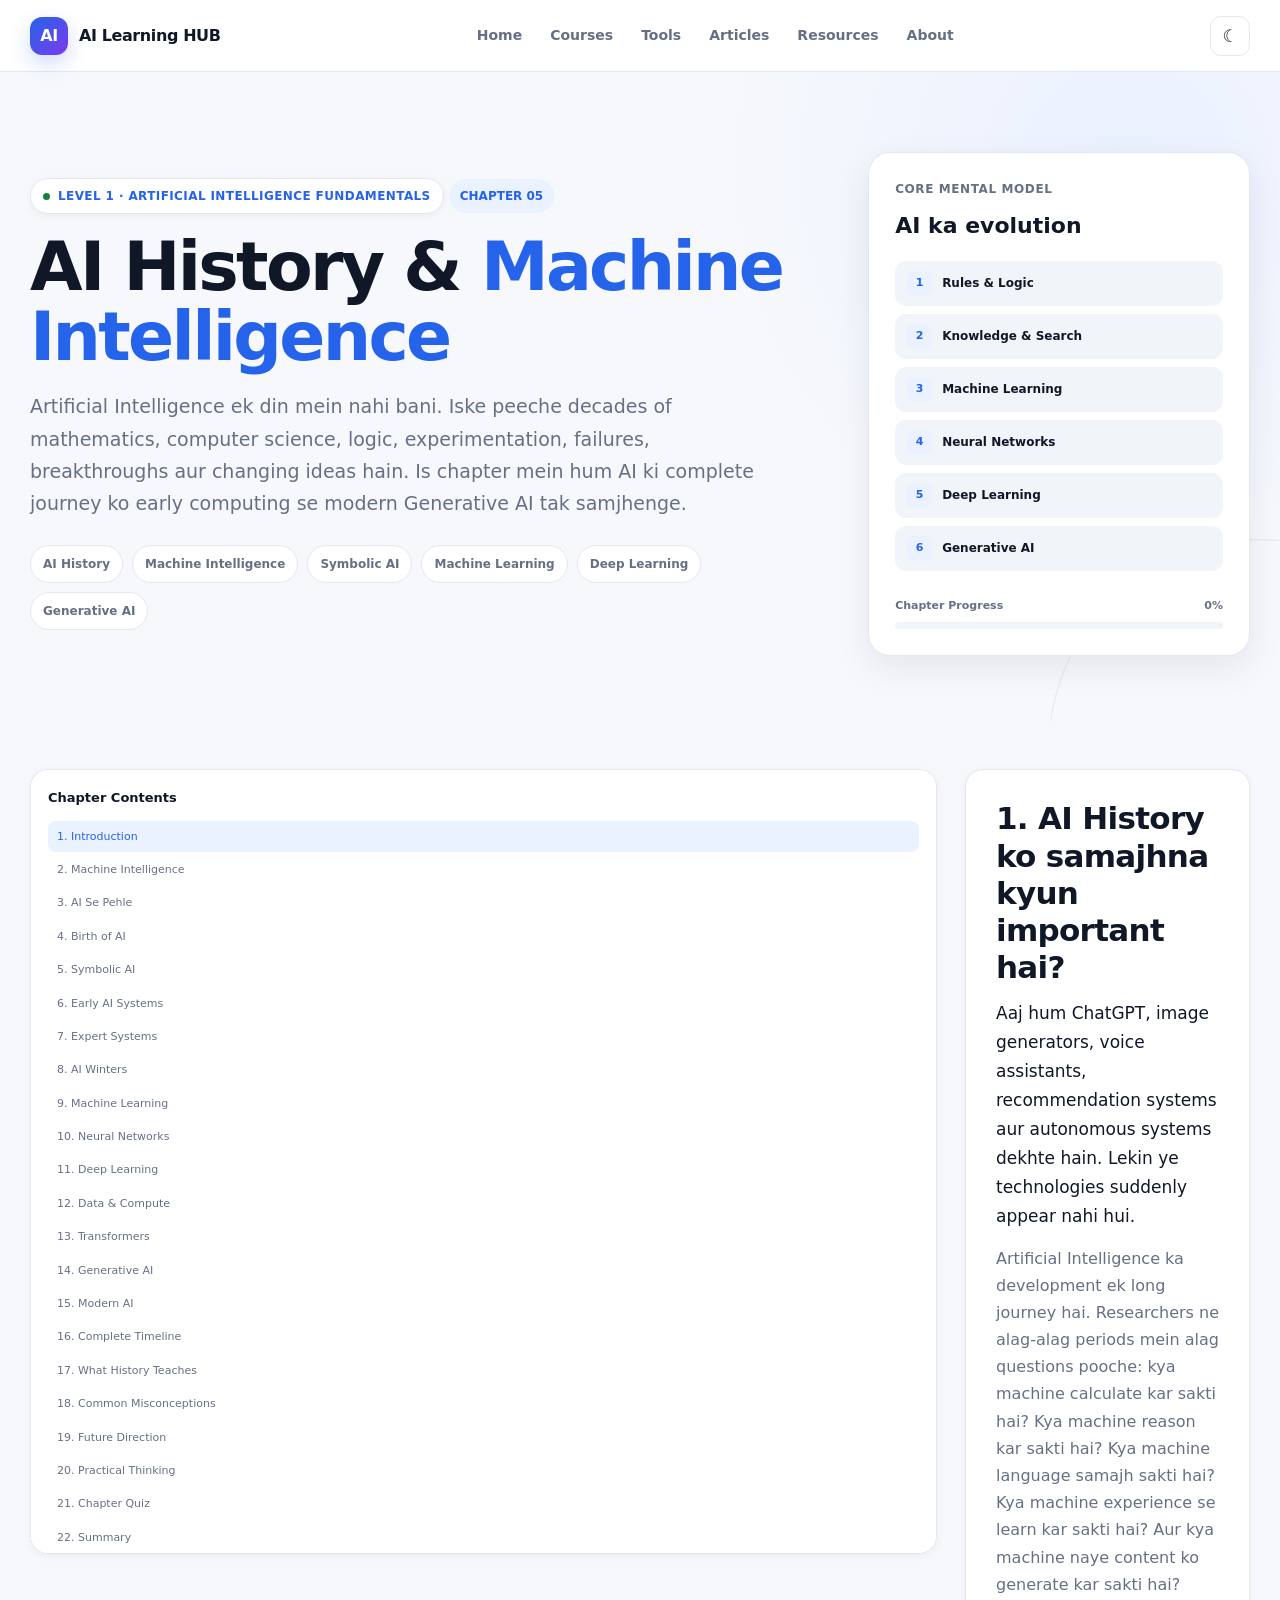
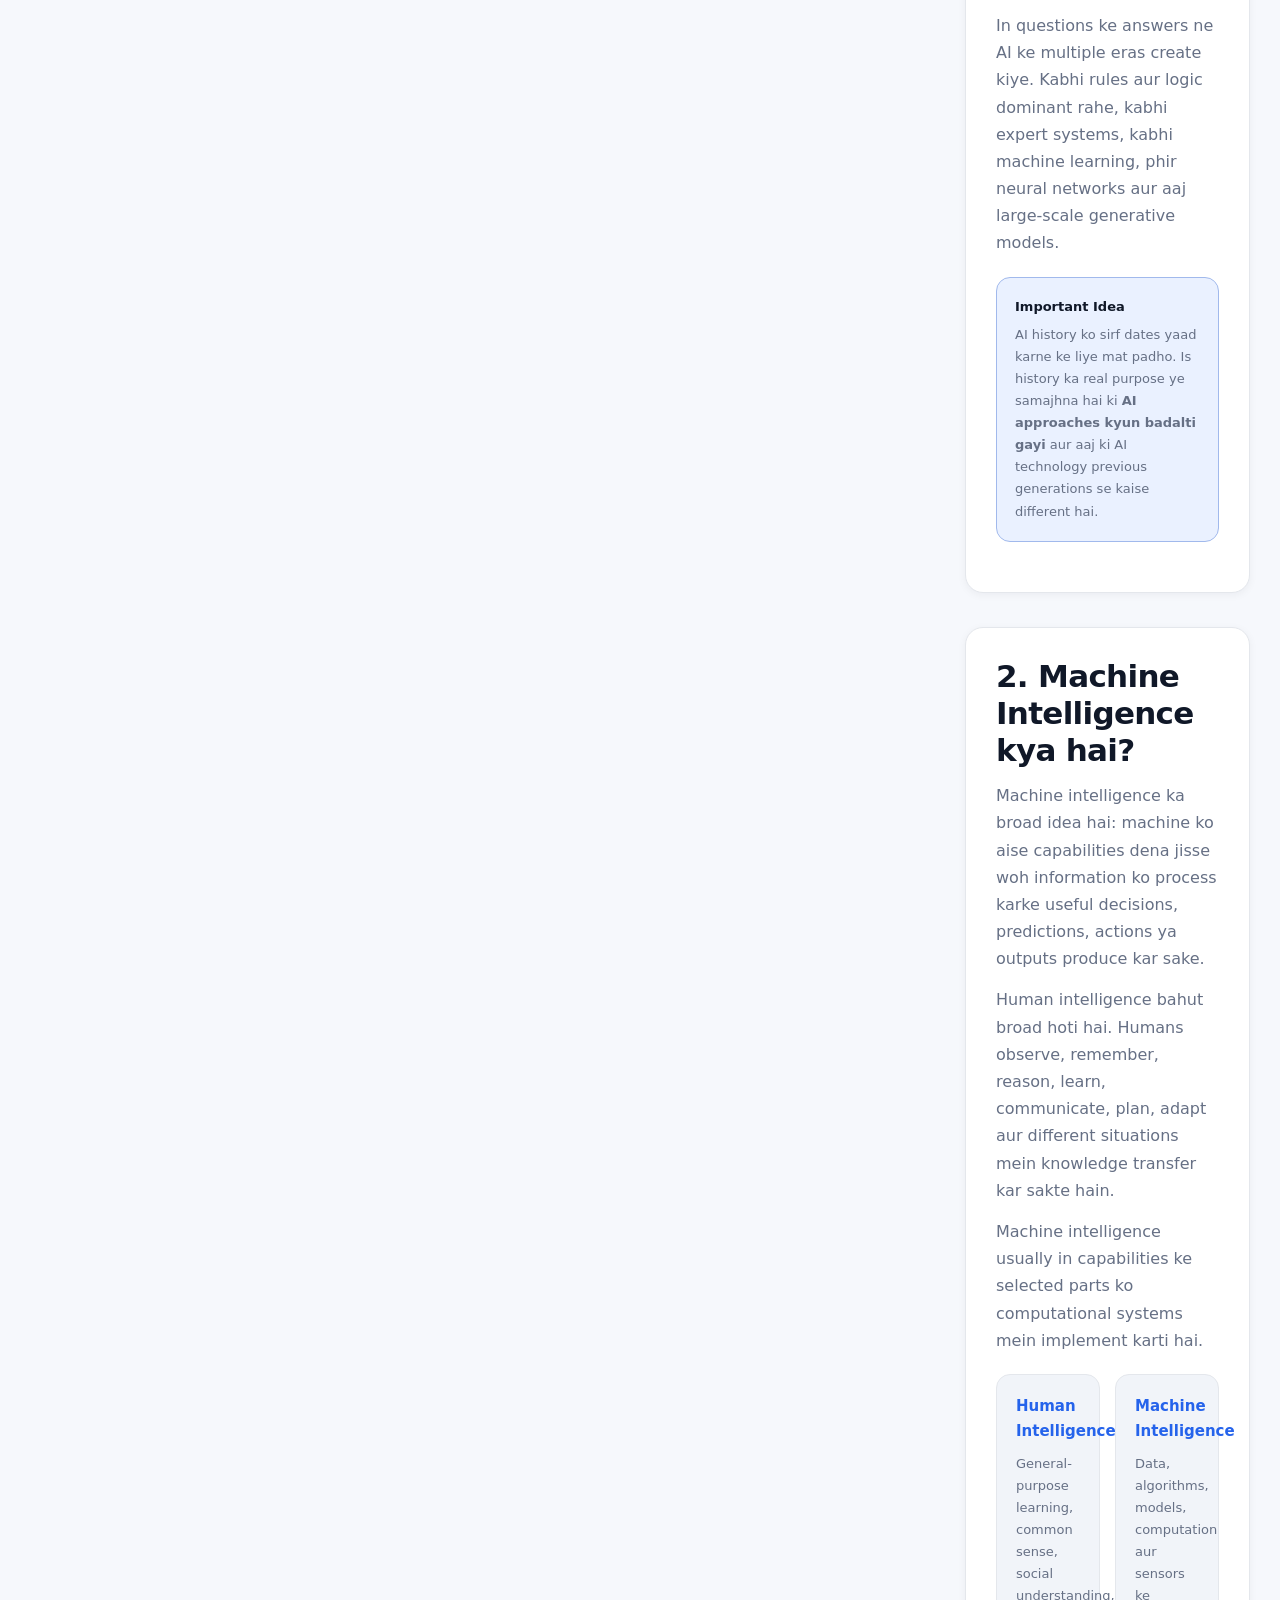
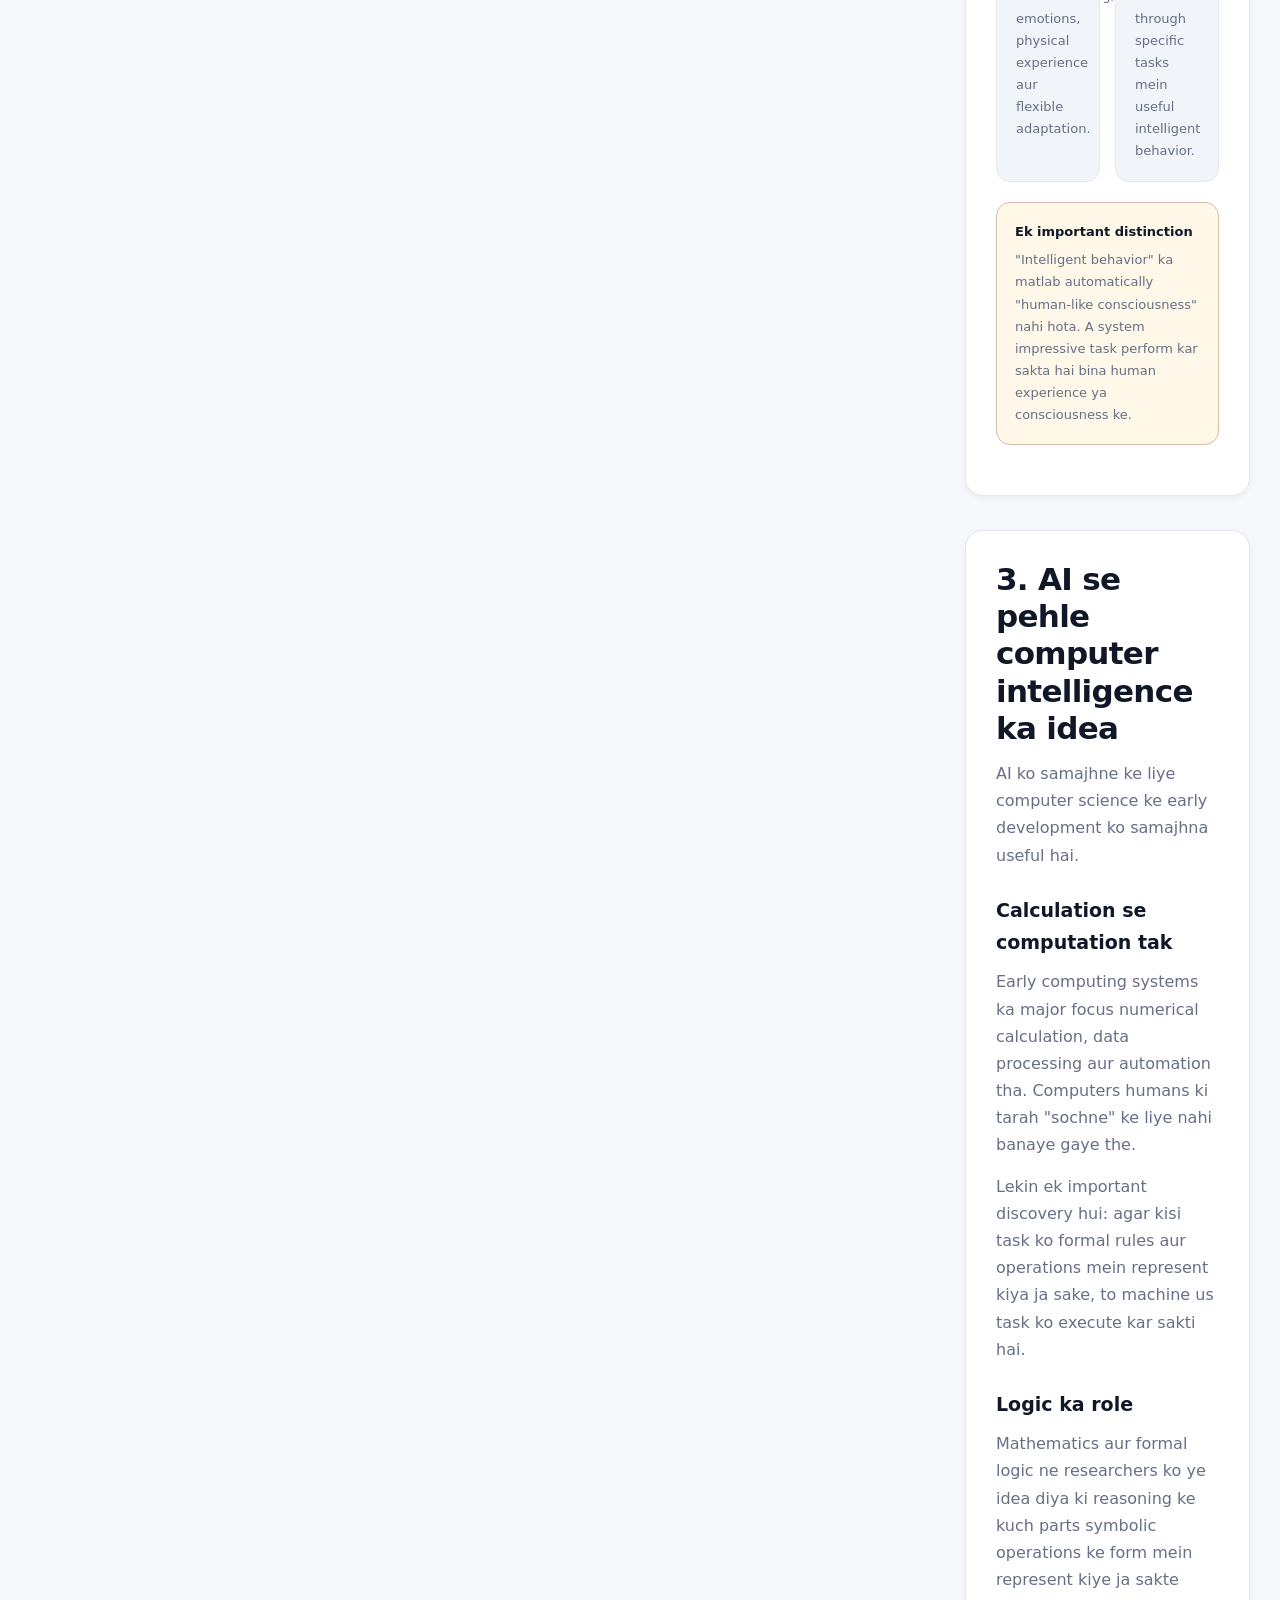
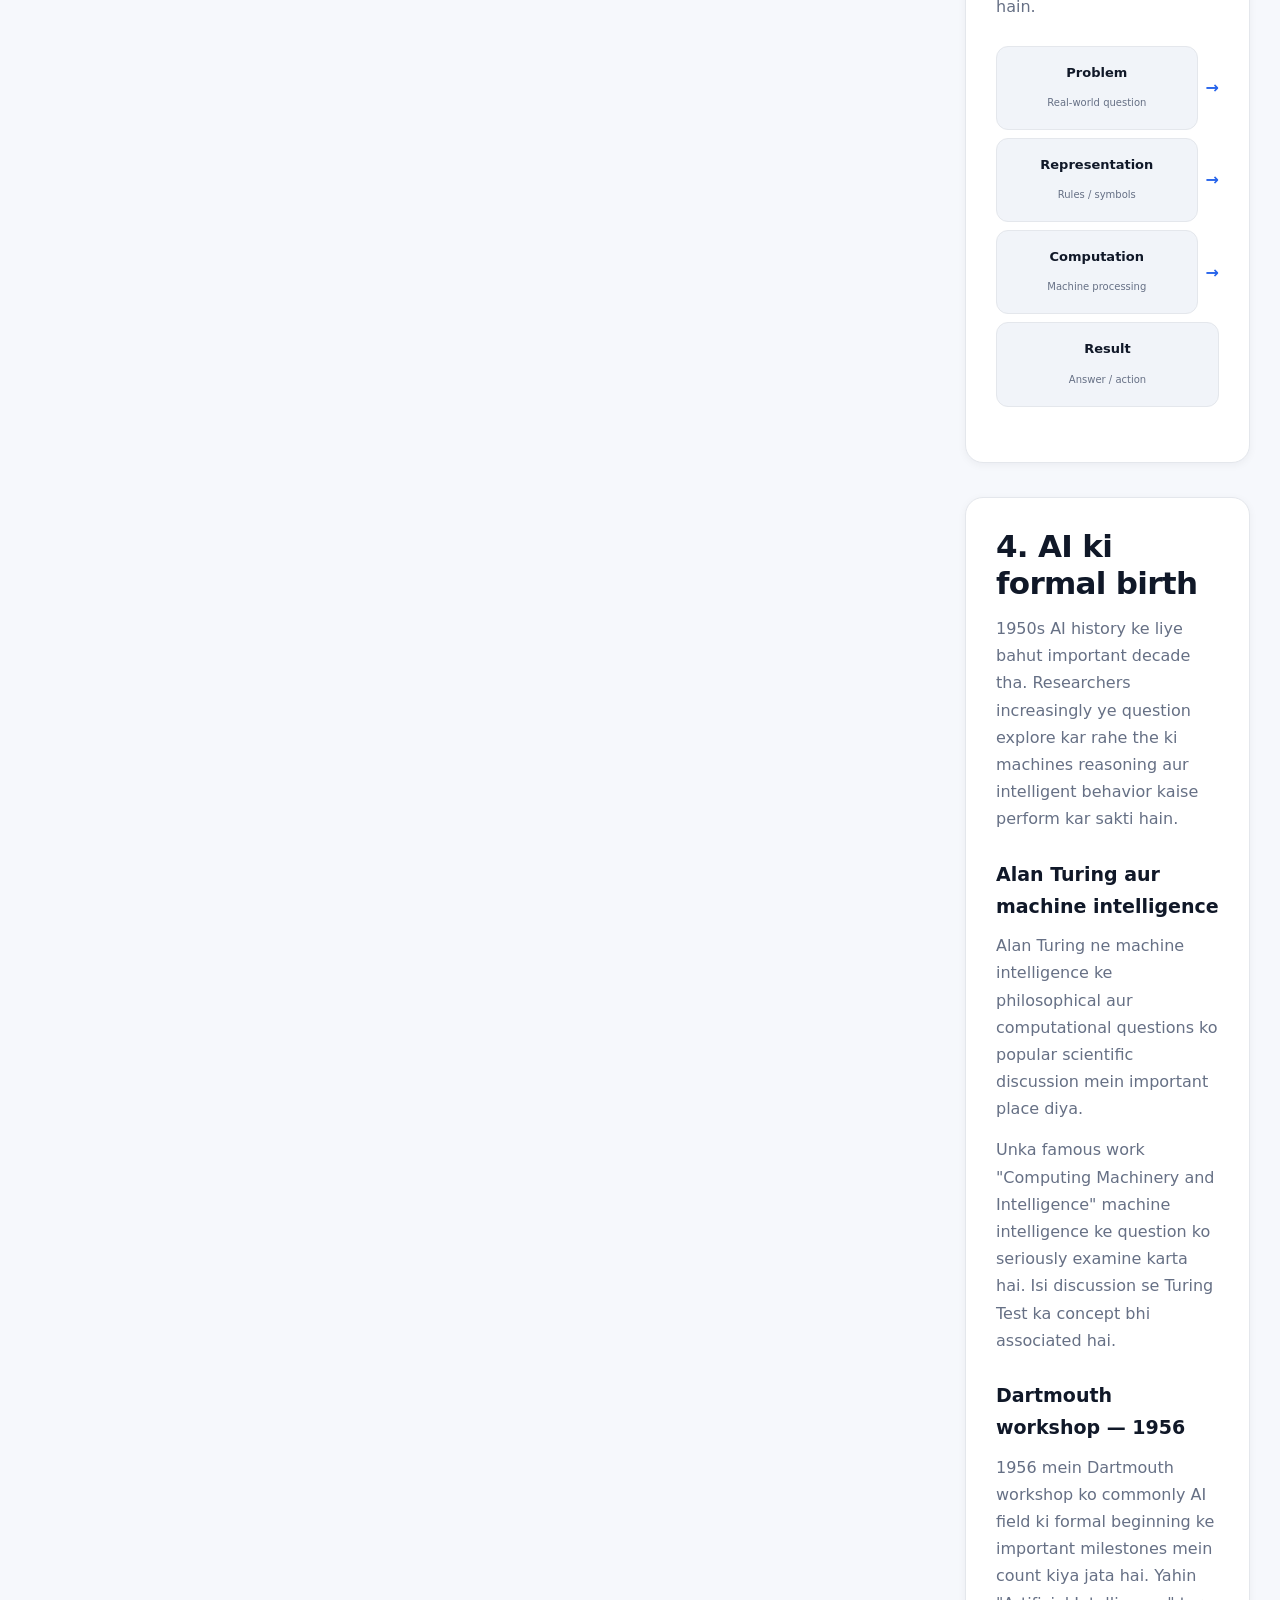
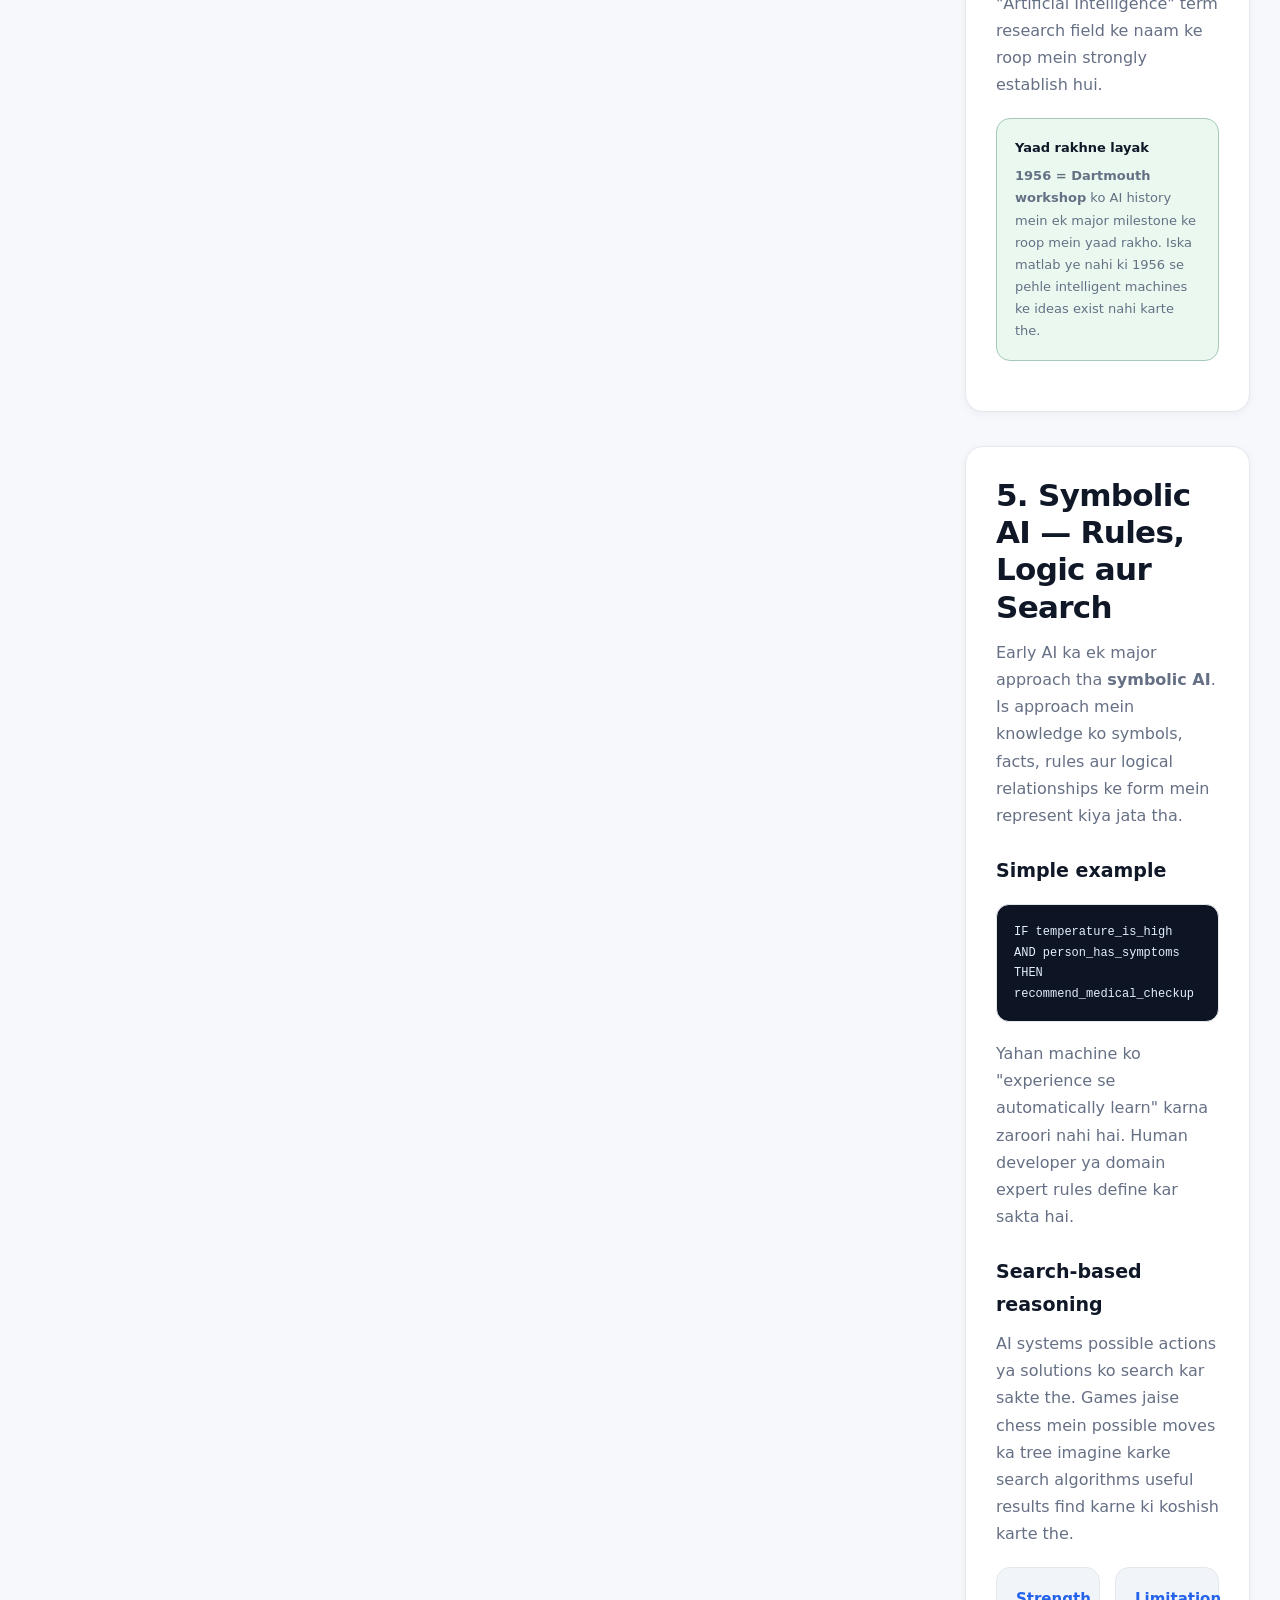
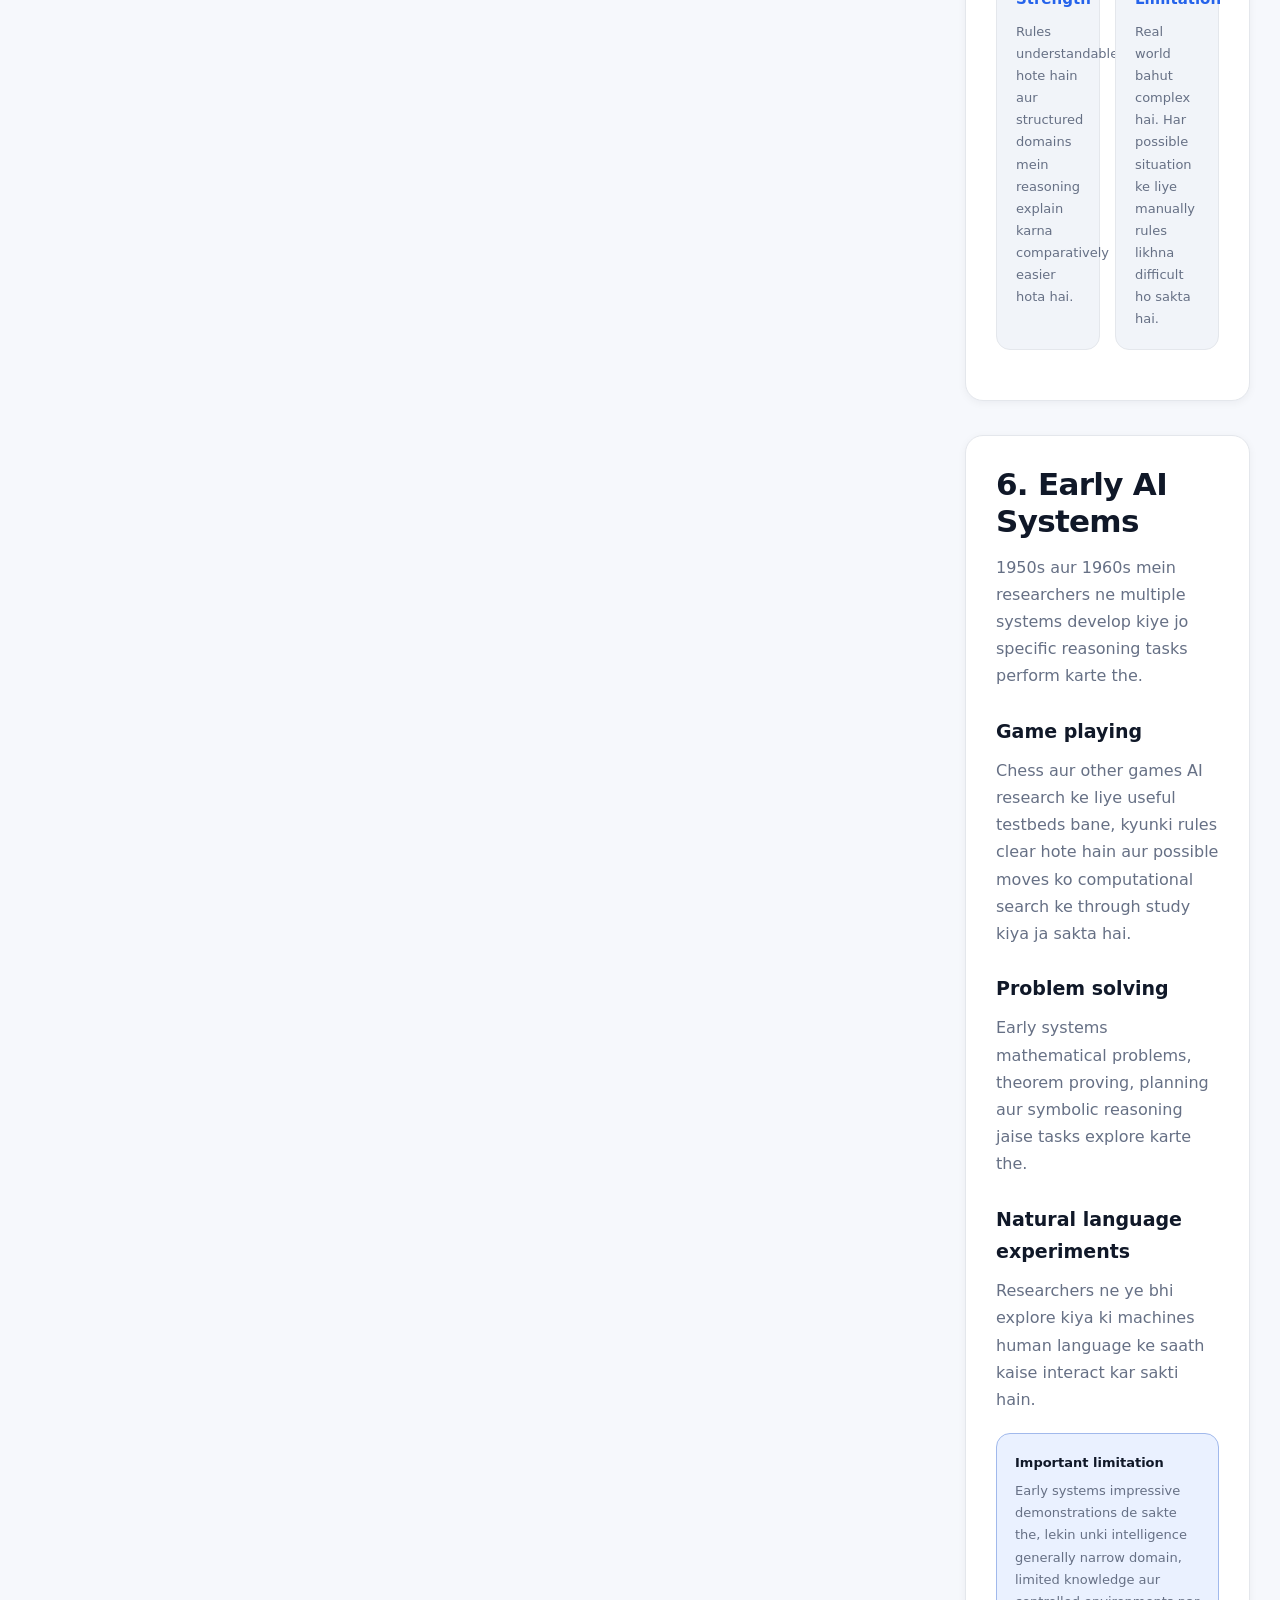
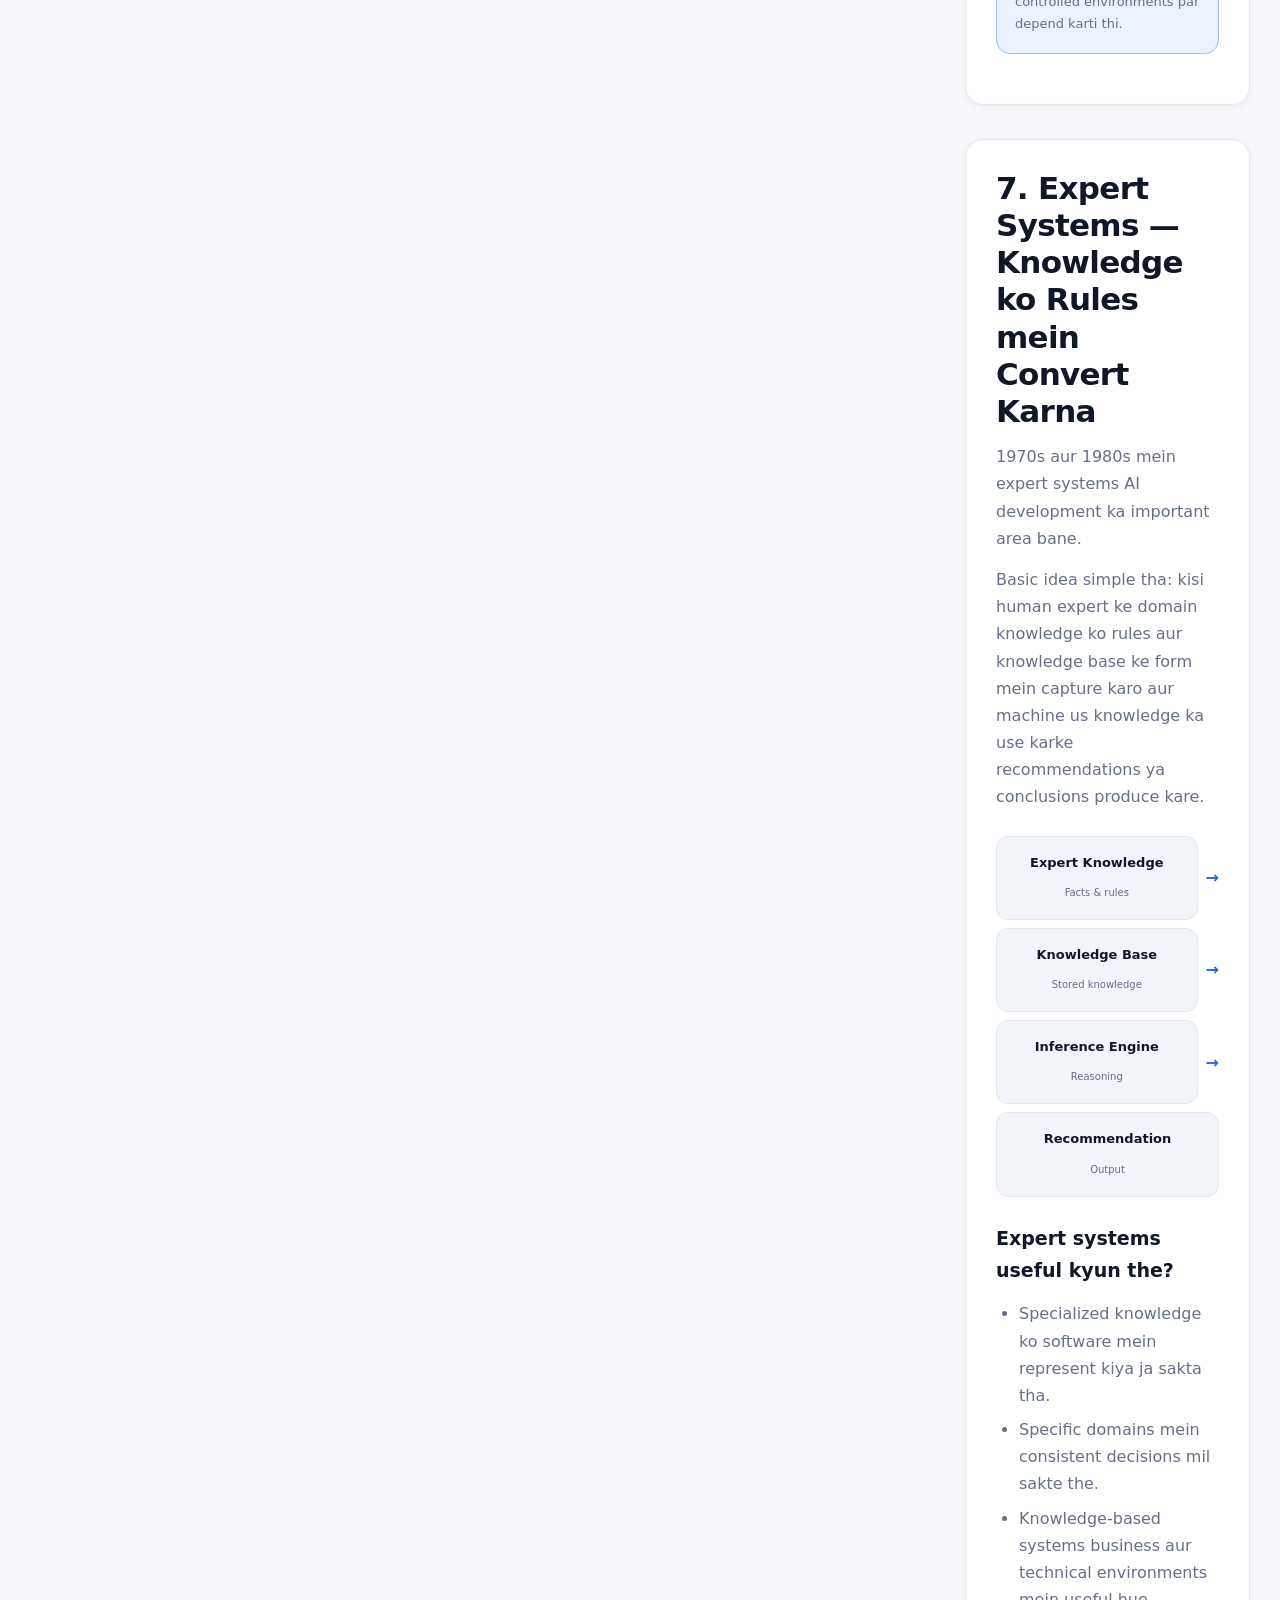
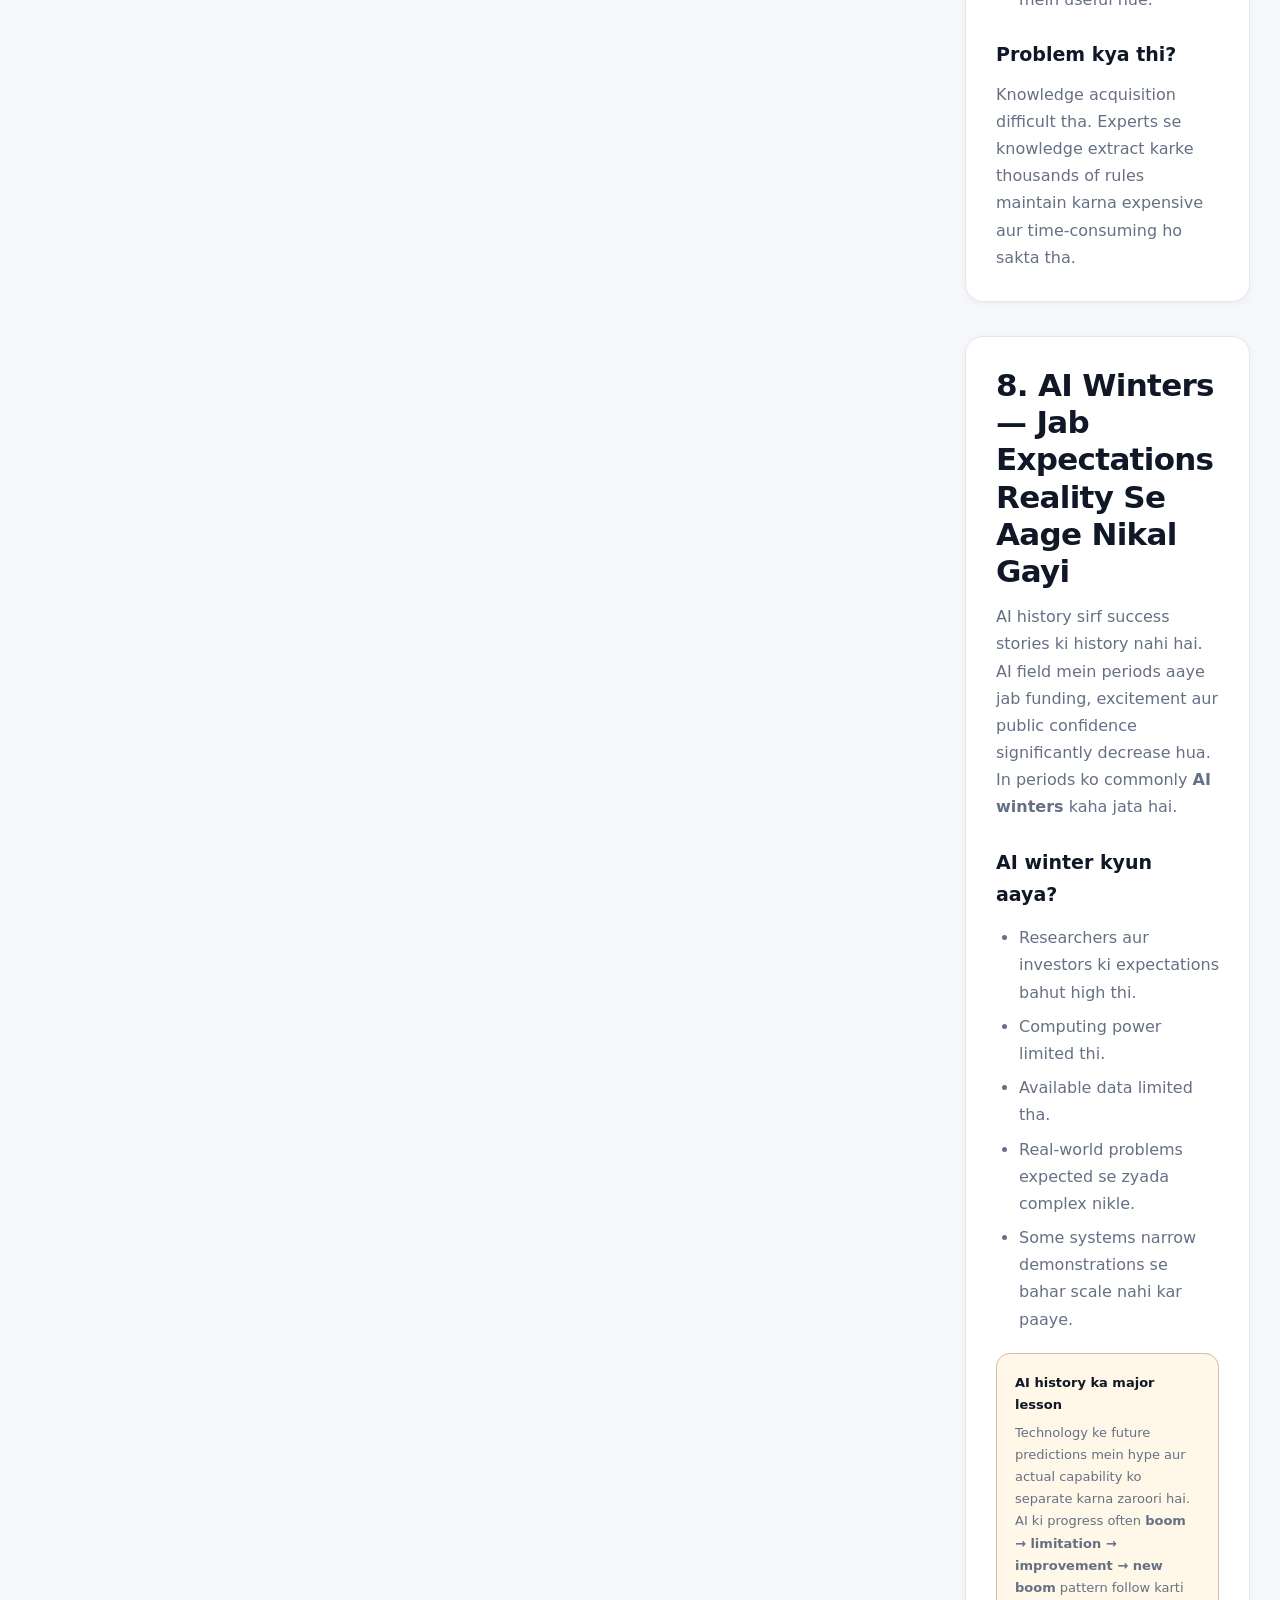
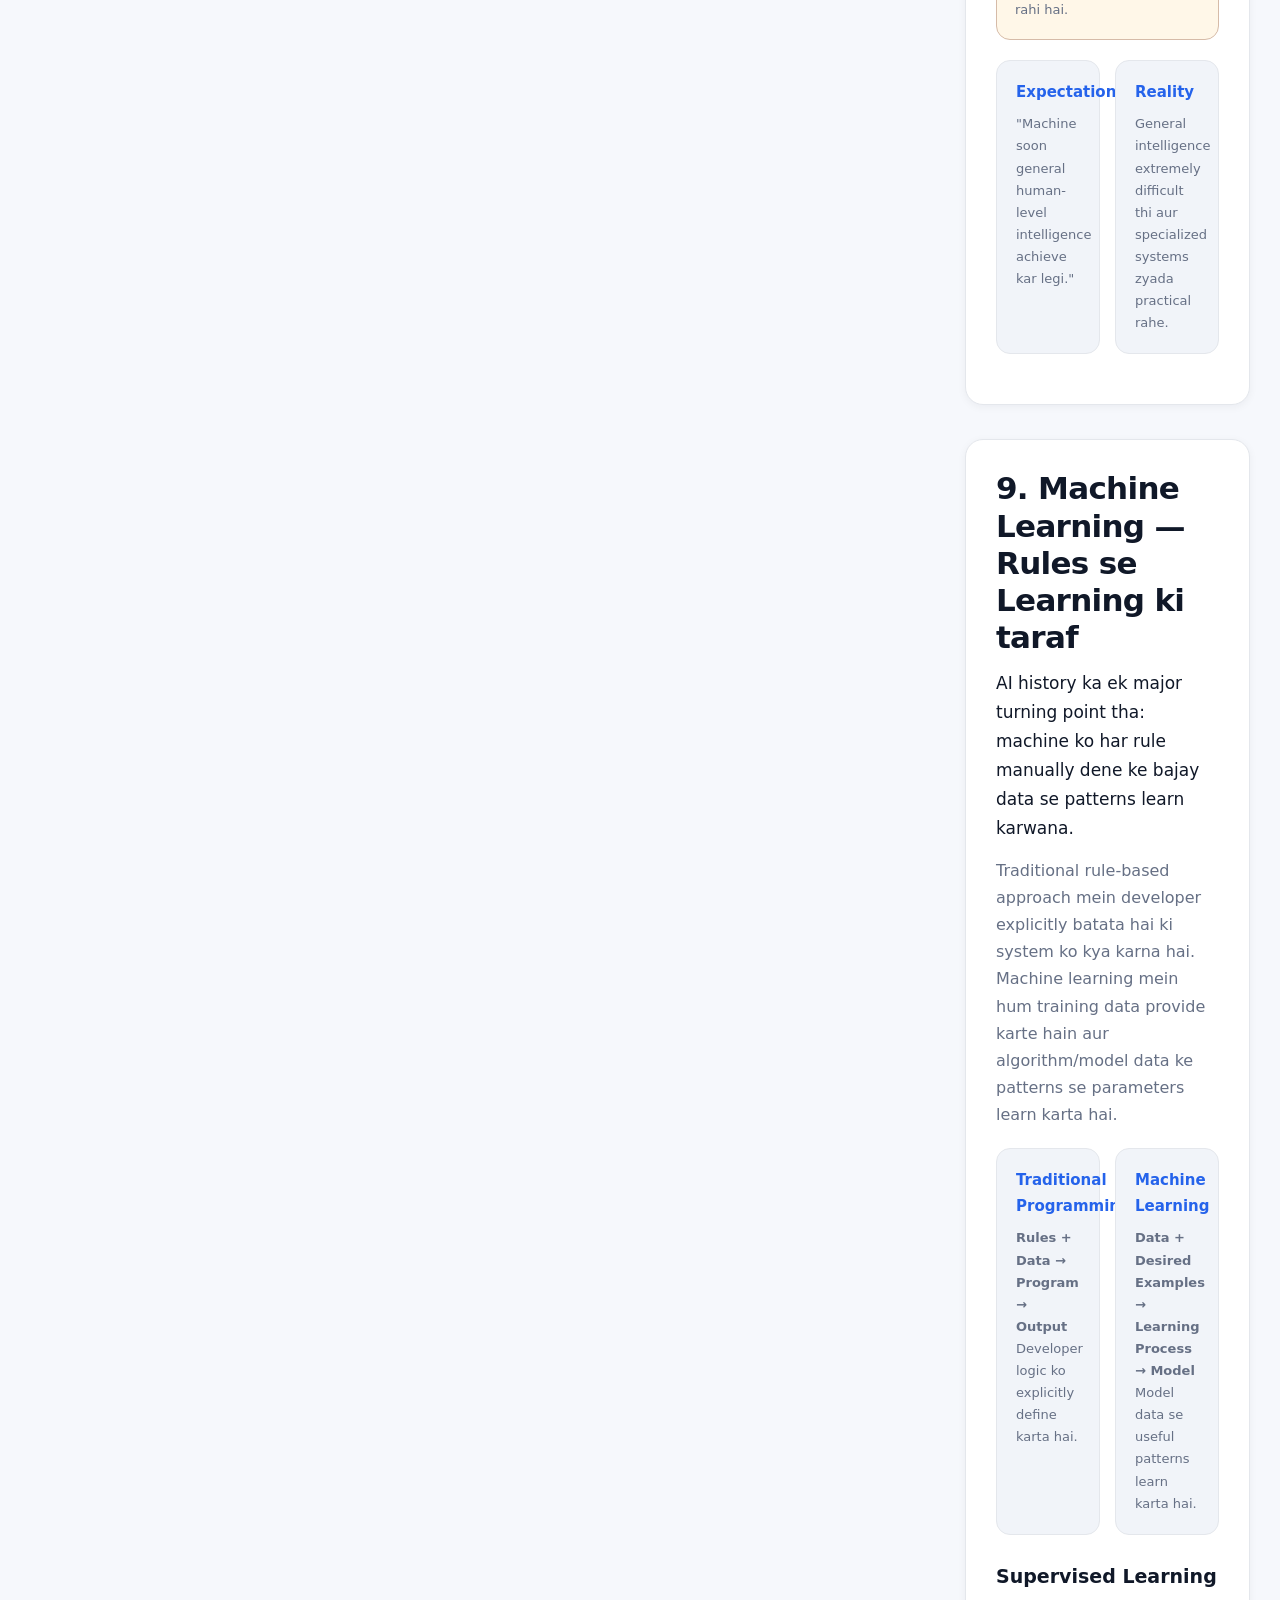
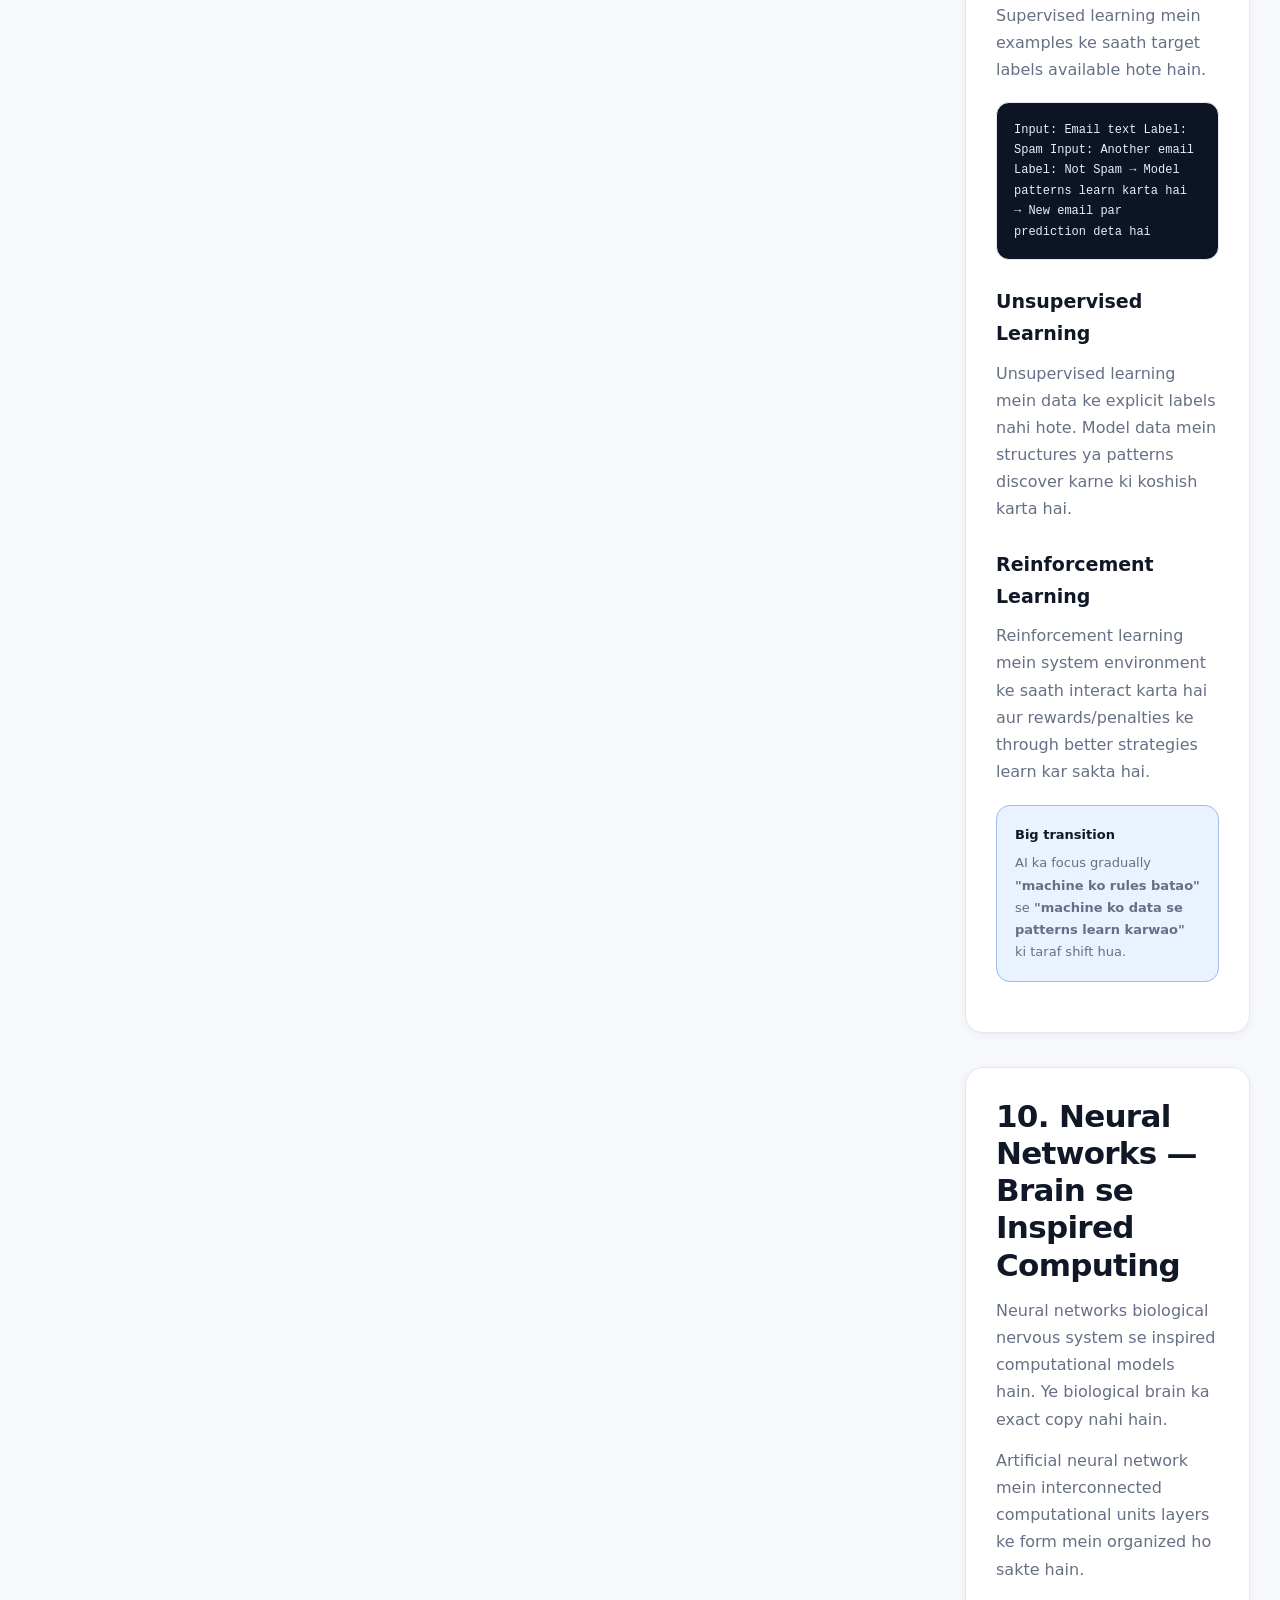
<file: chapters/chapter-05.html>
<!DOCTYPE html>
<html lang="en">

<head>
    <meta charset="UTF-8" />
    <meta name="viewport" content="width=device-width, initial-scale=1.0" />

    <title>Chapter 05: AI History & Machine Intelligence | AI Learning HUB</title>

    <meta name="description"
        content="Learn the complete history of Artificial Intelligence and Machine Intelligence from early computing and symbolic AI to machine learning, neural networks, deep learning, transformers and modern generative AI." />

    <meta name="keywords"
        content="AI history, history of artificial intelligence, machine intelligence, AI timeline, symbolic AI, expert systems, AI winter, machine learning history, neural networks, deep learning, transformers, generative AI" />

    <meta name="author" content="AI Learning HUB" />
    <meta name="robots" content="index, follow" />
    <meta name="theme-color" content="#2563eb" />

    <meta property="og:type" content="article" />
    <meta property="og:title" content="Chapter 05: AI History & Machine Intelligence" />
    <meta property="og:description"
        content="A deep and complete journey through the history and evolution of Artificial Intelligence." />

    <link rel="canonical" href="chapter-05.html" />

    <script type="application/ld+json">
  {
    "@context": "https://schema.org",
    "@type": "LearningResource",
    "name": "Chapter 05: AI History & Machine Intelligence",
    "description": "A comprehensive educational chapter covering the history and evolution of Artificial Intelligence.",
    "learningResourceType": "Course Chapter",
    "educationalLevel": "Beginner to Intermediate",
    "inLanguage": "en",
    "isAccessibleForFree": true,
    "author": {
      "@type": "Organization",
      "name": "AI Learning HUB"
    },
    "about": [
      "Artificial Intelligence",
      "Machine Intelligence",
      "Machine Learning",
      "Deep Learning",
      "Generative AI"
    ]
  }
  </script>

    <style>
        /* =========================================================
       AI LEARNING HUB
       CHAPTER 05 — AI HISTORY & MACHINE INTELLIGENCE
       Standalone responsive chapter
    ========================================================= */

        :root {
            --bg: #f6f8fc;
            --surface: #ffffff;
            --surface-2: #f1f4f9;
            --surface-3: #e9eef7;

            --text: #101828;
            --muted: #667085;
            --muted-2: #98a2b3;

            --primary: #2563eb;
            --primary-dark: #1d4ed8;
            --primary-soft: #eaf1ff;

            --success: #15803d;
            --success-soft: #eaf8ef;

            --warning: #b45309;
            --warning-soft: #fff7e8;

            --danger: #dc2626;
            --danger-soft: #fff0f0;

            --border: #e4e7ec;

            --shadow-sm: 0 2px 8px rgba(16, 24, 40, .05);
            --shadow-md: 0 12px 35px rgba(16, 24, 40, .08);
            --shadow-lg: 0 22px 55px rgba(16, 24, 40, .10);

            --radius: 18px;
            --radius-sm: 12px;

            --header-height: 72px;
            --max-width: 1220px;
        }

        html[data-theme="dark"] {
            --bg: #0b1120;
            --surface: #111827;
            --surface-2: #182235;
            --surface-3: #202c40;

            --text: #f8fafc;
            --muted: #aab4c4;
            --muted-2: #7f8ba0;

            --primary: #60a5fa;
            --primary-dark: #3b82f6;
            --primary-soft: rgba(96, 165, 250, .12);

            --success: #4ade80;
            --success-soft: rgba(74, 222, 128, .11);

            --warning: #fbbf24;
            --warning-soft: rgba(251, 191, 36, .10);

            --danger: #f87171;
            --danger-soft: rgba(248, 113, 113, .10);

            --border: #263247;

            --shadow-sm: 0 2px 8px rgba(0, 0, 0, .15);
            --shadow-md: 0 15px 40px rgba(0, 0, 0, .22);
            --shadow-lg: 0 25px 60px rgba(0, 0, 0, .28);
        }

        * {
            box-sizing: border-box;
            margin: 0;
            padding: 0;
        }

        html {
            scroll-behavior: smooth;
            scroll-padding-top: 90px;
        }

        body {
            min-height: 100vh;
            background: var(--bg);
            color: var(--text);

            font-family:
                Inter,
                ui-sans-serif,
                system-ui,
                -apple-system,
                BlinkMacSystemFont,
                "Segoe UI",
                Roboto,
                Helvetica,
                Arial,
                sans-serif;

            line-height: 1.7;
            overflow-x: hidden;
        }

        body,
        button,
        input,
        textarea,
        select {
            font-family:
                Inter,
                ui-sans-serif,
                system-ui,
                -apple-system,
                BlinkMacSystemFont,
                "Segoe UI",
                Roboto,
                Helvetica,
                Arial,
                sans-serif;
        }

        img {
            max-width: 100%;
            display: block;
        }

        a {
            color: inherit;
            text-decoration: none;
        }

        button {
            cursor: pointer;
        }

        ::selection {
            background: var(--primary);
            color: #fff;
        }

        /* =========================================================
       HEADER
    ========================================================= */

        .site-header {
            position: sticky;
            top: 0;
            z-index: 1000;

            height: var(--header-height);

            background: color-mix(in srgb,
                    var(--surface) 92%,
                    transparent);

            border-bottom: 1px solid var(--border);

            backdrop-filter: blur(16px);
            -webkit-backdrop-filter: blur(16px);
        }

        .nav-wrap {
            width: min(var(--max-width), calc(100% - 32px));
            height: 100%;
            margin: auto;

            display: flex;
            align-items: center;
            justify-content: space-between;
            gap: 20px;
        }

        .brand {
            display: inline-flex;
            align-items: center;
            gap: 11px;

            font-weight: 800;
            letter-spacing: -.4px;
            white-space: nowrap;
        }

        .brand-logo {
            width: 38px;
            height: 38px;

            display: grid;
            place-items: center;

            border-radius: 12px;

            background:
                linear-gradient(135deg,
                    var(--primary),
                    #7c3aed);

            color: #fff;

            font-size: 16px;

            box-shadow:
                0 8px 20px rgba(37, 99, 235, .22);
        }

        .brand-text {
            font-size: 16px;
        }

        .desktop-nav {
            display: flex;
            align-items: center;
            gap: 4px;
        }

        .desktop-nav a {
            padding: 9px 12px;

            border-radius: 10px;

            color: var(--muted);

            font-size: 14px;
            font-weight: 650;

            transition: .2s ease;
        }

        .desktop-nav a:hover {
            color: var(--primary);
            background: var(--primary-soft);
        }

        .nav-actions {
            display: flex;
            align-items: center;
            gap: 8px;
        }

        .icon-btn,
        .menu-btn {
            width: 40px;
            height: 40px;

            display: grid;
            place-items: center;

            border: 1px solid var(--border);
            border-radius: 11px;

            background: var(--surface);
            color: var(--text);

            font-size: 17px;

            transition: .2s ease;
        }

        .icon-btn:hover,
        .menu-btn:hover {
            border-color: var(--primary);
            color: var(--primary);
        }

        .menu-btn {
            display: none;
        }

        .mobile-menu {
            display: none;

            padding: 10px 16px 16px;

            border-top: 1px solid var(--border);

            background: var(--surface);
        }

        .mobile-menu.open {
            display: grid;
        }

        .mobile-menu a {
            padding: 12px;

            border-radius: 10px;

            color: var(--muted);
            font-weight: 650;
        }

        .mobile-menu a:hover {
            color: var(--primary);
            background: var(--primary-soft);
        }

        /* =========================================================
       GENERAL
    ========================================================= */

        .container {
            width: min(var(--max-width), calc(100% - 32px));
            margin-inline: auto;
        }

        .section {
            padding: 72px 0;
        }

        .section-sm {
            padding: 48px 0;
        }

        .section-heading {
            max-width: 820px;
            margin-bottom: 28px;
        }

        .section-heading h2 {
            margin-bottom: 10px;

            font-size: clamp(27px, 4vw, 38px);
            line-height: 1.15;

            letter-spacing: -1px;
        }

        .section-heading p {
            color: var(--muted);
            font-size: 16px;
        }

        .eyebrow {
            display: inline-flex;
            align-items: center;
            gap: 8px;

            margin-bottom: 18px;
            padding: 7px 12px;

            border: 1px solid var(--border);
            border-radius: 999px;

            background: var(--surface);

            color: var(--primary);

            font-size: 12px;
            font-weight: 800;

            letter-spacing: .4px;
            text-transform: uppercase;

            box-shadow: var(--shadow-sm);
        }

        .eyebrow-dot {
            width: 7px;
            height: 7px;

            border-radius: 50%;

            background: var(--success);
        }

        .card {
            background: var(--surface);
            border: 1px solid var(--border);
            border-radius: var(--radius);
            box-shadow: var(--shadow-sm);
        }

        .card-pad {
            padding: 24px;
        }

        .muted {
            color: var(--muted);
        }

        .accent {
            color: var(--primary);
        }

        strong {
            font-weight: 780;
        }

        /* =========================================================
       HERO
    ========================================================= */

        .chapter-hero {
            position: relative;
            overflow: hidden;

            padding: 80px 0 65px;

            background:
                radial-gradient(circle at 88% 15%,
                    var(--primary-soft),
                    transparent 32%);
        }

        .chapter-hero::after {
            content: "";

            position: absolute;

            width: 420px;
            height: 420px;

            right: -190px;
            bottom: -240px;

            border-radius: 50%;

            border: 1px solid var(--border);

            pointer-events: none;
        }

        .hero-grid {
            position: relative;
            z-index: 1;

            display: grid;
            grid-template-columns: minmax(0, 1.35fr) minmax(280px, .65fr);

            gap: 45px;
            align-items: center;
        }

        .level-badge {
            display: inline-flex;
            align-items: center;

            margin-bottom: 14px;
            padding: 7px 11px;

            border-radius: 999px;

            background: var(--primary-soft);
            color: var(--primary);

            font-size: 12px;
            font-weight: 800;
        }

        .chapter-hero h1 {
            max-width: 820px;

            margin-bottom: 18px;

            font-size: clamp(39px, 6vw, 68px);
            line-height: 1.03;

            letter-spacing: -2.7px;
        }

        .chapter-hero h1 span {
            color: var(--primary);
        }

        .hero-description {
            max-width: 760px;

            color: var(--muted);

            font-size: clamp(16px, 2vw, 19px);
        }

        .hero-meta {
            display: flex;
            flex-wrap: wrap;
            gap: 9px;

            margin-top: 25px;
        }

        .meta-pill {
            padding: 8px 12px;

            border: 1px solid var(--border);
            border-radius: 999px;

            background: var(--surface);

            color: var(--muted);

            font-size: 12px;
            font-weight: 700;
        }

        .hero-card {
            padding: 26px;

            border: 1px solid var(--border);
            border-radius: 22px;

            background: var(--surface);

            box-shadow: var(--shadow-md);
        }

        .hero-card-label {
            color: var(--muted);

            font-size: 12px;
            font-weight: 750;

            text-transform: uppercase;
            letter-spacing: .6px;
        }

        .hero-card h3 {
            margin: 8px 0 16px;

            font-size: 22px;
        }

        .mental-model {
            display: grid;
            gap: 8px;
        }

        .model-step {
            display: flex;
            align-items: center;
            gap: 10px;

            padding: 10px 12px;

            border-radius: 11px;

            background: var(--surface-2);

            font-size: 12px;
            font-weight: 700;
        }

        .model-number {
            width: 25px;
            height: 25px;

            flex: 0 0 25px;

            display: grid;
            place-items: center;

            border-radius: 8px;

            background: var(--primary-soft);
            color: var(--primary);

            font-size: 11px;
        }

        .progress-wrap {
            margin-top: 26px;
        }

        .progress-label {
            display: flex;
            justify-content: space-between;

            margin-bottom: 7px;

            color: var(--muted);

            font-size: 11px;
            font-weight: 700;
        }

        .progress-bar {
            height: 7px;

            overflow: hidden;

            border-radius: 99px;

            background: var(--surface-2);
        }

        .progress-bar span {
            display: block;

            width: 0;
            height: 100%;

            border-radius: inherit;

            background: var(--primary);

            transition: width .2s ease;
        }

        /* =========================================================
       CONTENT LAYOUT
    ========================================================= */

        .content-layout {
            display: grid;

            grid-template-columns:
                minmax(0, 1fr) 285px;

            gap: 28px;

            align-items: start;
        }

        .article {
            min-width: 0;
        }

        .article-section {
            scroll-margin-top: 92px;

            margin-bottom: 34px;
            padding: 30px;

            border: 1px solid var(--border);
            border-radius: var(--radius);

            background: var(--surface);

            box-shadow: var(--shadow-sm);
        }

        .article-section h2 {
            margin-bottom: 13px;

            font-size: clamp(23px, 3vw, 31px);
            line-height: 1.2;

            letter-spacing: -.7px;
        }

        .article-section h3 {
            margin: 25px 0 10px;

            font-size: 19px;
        }

        .article-section h4 {
            margin: 20px 0 8px;

            font-size: 16px;
        }

        .article-section p {
            margin-bottom: 14px;
            color: var(--muted);
        }

        .article-section p:last-child {
            margin-bottom: 0;
        }

        .article-section ul,
        .article-section ol {
            margin: 14px 0 16px;
            padding-left: 23px;

            color: var(--muted);
        }

        .article-section li {
            margin: 7px 0;
        }

        .lead {
            font-size: 17px;
            color: var(--text) !important;
        }

        /* =========================================================
       TOC
    ========================================================= */

        .toc {
            position: sticky;
            top: 94px;

            max-height: calc(100vh - 115px);

            overflow: auto;

            padding: 17px;

            border: 1px solid var(--border);
            border-radius: var(--radius);

            background: var(--surface);

            box-shadow: var(--shadow-sm);
        }

        .toc-title {
            margin-bottom: 11px;

            font-size: 13px;
            font-weight: 850;
        }

        .toc a {
            display: block;

            margin: 2px 0;
            padding: 8px 9px;

            border-radius: 8px;

            color: var(--muted);

            font-size: 11px;
            line-height: 1.4;

            transition: .18s ease;
        }

        .toc a:hover,
        .toc a.active {
            color: var(--primary);
            background: var(--primary-soft);
        }

        /* =========================================================
       INFO BOXES
    ========================================================= */

        .info-box {
            margin: 20px 0;
            padding: 18px;

            border: 1px solid var(--border);
            border-radius: 14px;

            background: var(--surface-2);
        }

        .info-box-title {
            margin-bottom: 6px;

            color: var(--text);

            font-size: 13px;
            font-weight: 850;
        }

        .info-box p {
            margin: 0;
            font-size: 13px;
        }

        .info-box.blue {
            border-color: color-mix(in srgb,
                    var(--primary) 35%,
                    var(--border));

            background: var(--primary-soft);
        }

        .info-box.green {
            border-color: color-mix(in srgb,
                    var(--success) 30%,
                    var(--border));

            background: var(--success-soft);
        }

        .info-box.yellow {
            border-color: color-mix(in srgb,
                    var(--warning) 30%,
                    var(--border));

            background: var(--warning-soft);
        }

        .info-box.red {
            border-color: color-mix(in srgb,
                    var(--danger) 30%,
                    var(--border));

            background: var(--danger-soft);
        }

        /* =========================================================
       COMPARISON
    ========================================================= */

        .compare-grid {
            display: grid;

            grid-template-columns: repeat(2, minmax(0, 1fr));

            gap: 15px;

            margin: 20px 0;
        }

        .compare-card {
            padding: 19px;

            border: 1px solid var(--border);
            border-radius: 14px;

            background: var(--surface-2);
        }

        .compare-card h4 {
            margin: 0 0 8px;

            color: var(--primary);

            font-size: 15px;
        }

        .compare-card p {
            margin: 0;

            font-size: 13px;
        }

        /* =========================================================
       TIMELINE
    ========================================================= */

        .timeline {
            position: relative;

            margin-top: 25px;
            padding-left: 30px;
        }

        .timeline::before {
            content: "";

            position: absolute;

            left: 8px;
            top: 7px;
            bottom: 7px;

            width: 2px;

            background: var(--border);
        }

        .timeline-item {
            position: relative;

            padding: 0 0 26px 22px;
        }

        .timeline-item:last-child {
            padding-bottom: 0;
        }

        .timeline-dot {
            position: absolute;

            left: -1px;
            top: 4px;

            width: 18px;
            height: 18px;

            border: 4px solid var(--surface);

            border-radius: 50%;

            background: var(--primary);

            box-shadow:
                0 0 0 1px var(--primary);
        }

        .timeline-year {
            display: inline-block;

            margin-bottom: 4px;

            color: var(--primary);

            font-size: 12px;
            font-weight: 850;
        }

        .timeline-item h3 {
            margin: 0 0 5px;

            font-size: 17px;
        }

        .timeline-item p {
            font-size: 13px;
        }

        /* =========================================================
       ERA CARDS
    ========================================================= */

        .era-grid {
            display: grid;

            grid-template-columns: repeat(3, minmax(0, 1fr));

            gap: 14px;

            margin-top: 20px;
        }

        .era-card {
            padding: 18px;

            border: 1px solid var(--border);
            border-radius: 14px;

            background: var(--surface-2);
        }

        .era-number {
            display: inline-flex;

            width: 31px;
            height: 31px;

            align-items: center;
            justify-content: center;

            margin-bottom: 10px;

            border-radius: 9px;

            background: var(--primary-soft);
            color: var(--primary);

            font-size: 12px;
            font-weight: 850;
        }

        .era-card h3 {
            margin: 0 0 7px;

            font-size: 15px;
        }

        .era-card p {
            margin: 0;

            font-size: 12px;
        }

        /* =========================================================
       FLOW DIAGRAM
    ========================================================= */

        .flow {
            display: flex;
            align-items: stretch;
            justify-content: center;
            flex-wrap: wrap;

            gap: 8px;

            margin: 25px 0;
        }

        .flow-box {
            flex: 1 1 120px;

            min-width: 120px;

            padding: 15px;

            border: 1px solid var(--border);
            border-radius: 12px;

            background: var(--surface-2);

            text-align: center;
        }

        .flow-box strong {
            display: block;

            margin-bottom: 3px;

            font-size: 13px;
        }

        .flow-box span {
            color: var(--muted);

            font-size: 10px;
        }

        .flow-arrow {
            display: grid;
            place-items: center;

            color: var(--primary);

            font-weight: 900;
        }

        /* =========================================================
       TABLE
    ========================================================= */

        .table-wrap {
            width: 100%;
            overflow-x: auto;

            margin: 20px 0;

            border: 1px solid var(--border);
            border-radius: 13px;
        }

        table {
            width: 100%;

            min-width: 650px;

            border-collapse: collapse;
        }

        th,
        td {
            padding: 13px 14px;

            border-bottom: 1px solid var(--border);

            text-align: left;

            font-size: 12px;
            vertical-align: top;
        }

        th {
            background: var(--surface-2);

            color: var(--text);

            font-weight: 800;
        }

        td {
            color: var(--muted);
        }

        tr:last-child td {
            border-bottom: 0;
        }

        /* =========================================================
       CODE / FORMULA
    ========================================================= */

        .code-box {
            margin: 18px 0;
            padding: 17px;

            overflow-x: auto;

            border: 1px solid var(--border);
            border-radius: 13px;

            background: #0d1524;
            color: #e5eefc;

            font-family:
                ui-monospace,
                SFMono-Regular,
                Menlo,
                Monaco,
                Consolas,
                monospace;

            font-size: 12px;
            line-height: 1.7;
        }

        .formula {
            margin: 18px 0;
            padding: 18px;

            border-radius: 13px;

            background: var(--primary-soft);

            color: var(--primary);

            text-align: center;

            font-size: 16px;
            font-weight: 800;
        }

        /* =========================================================
       MISCONCEPTIONS
    ========================================================= */

        .mistake-grid {
            display: grid;

            grid-template-columns: repeat(2, minmax(0, 1fr));

            gap: 14px;

            margin-top: 18px;
        }

        .mistake {
            padding: 17px;

            border: 1px solid var(--border);
            border-radius: 13px;

            background: var(--surface-2);
        }

        .mistake strong {
            display: block;

            margin-bottom: 5px;

            color: var(--danger);

            font-size: 13px;
        }

        .mistake p {
            margin: 0;

            font-size: 12px;
        }

        /* =========================================================
       QUIZ
    ========================================================= */

        .quiz-card {
            margin-top: 20px;
            padding: 20px;

            border: 1px solid var(--border);
            border-radius: 14px;

            background: var(--surface-2);
        }

        .quiz-question {
            margin-bottom: 15px;

            font-weight: 800;
            font-size: 15px;
        }

        .quiz-options {
            display: grid;
            gap: 8px;
        }

        .quiz-option {
            width: 100%;

            padding: 11px 13px;

            border: 1px solid var(--border);
            border-radius: 10px;

            background: var(--surface);

            color: var(--text);

            text-align: left;

            font-size: 12px;

            transition: .2s ease;
        }

        .quiz-option:hover {
            border-color: var(--primary);
        }

        .quiz-option.correct {
            border-color: var(--success);
            background: var(--success-soft);
        }

        .quiz-option.wrong {
            border-color: var(--danger);
            background: var(--danger-soft);
        }

        .quiz-feedback {
            min-height: 23px;

            margin-top: 12px;

            font-size: 12px;
            font-weight: 750;
        }

        .quiz-result {
            margin-top: 14px;

            padding: 13px;

            border-radius: 11px;

            background: var(--primary-soft);

            color: var(--primary);

            font-size: 13px;
            font-weight: 800;
        }

        /* =========================================================
       SUMMARY
    ========================================================= */

        .summary-grid {
            display: grid;

            grid-template-columns: repeat(2, minmax(0, 1fr));

            gap: 14px;

            margin-top: 20px;
        }

        .summary-item {
            padding: 18px;

            border: 1px solid var(--border);
            border-radius: 13px;

            background: var(--surface-2);
        }

        .summary-item span {
            display: block;

            margin-bottom: 6px;

            color: var(--primary);

            font-size: 11px;
            font-weight: 850;

            text-transform: uppercase;
        }

        .summary-item p {
            margin: 0;

            color: var(--muted);

            font-size: 13px;
        }

        /* =========================================================
       COMPLETE
    ========================================================= */

        .completion {
            text-align: center;

            padding: 34px 25px;

            border: 1px solid var(--border);
            border-radius: var(--radius);

            background:
                linear-gradient(135deg,
                    var(--primary-soft),
                    var(--surface));
        }

        .completion-icon {
            width: 58px;
            height: 58px;

            margin: 0 auto 15px;

            display: grid;
            place-items: center;

            border-radius: 18px;

            background: var(--primary);

            color: #fff;

            font-size: 25px;
        }

        .completion h2 {
            margin-bottom: 8px;

            font-size: 25px;
        }

        .completion p {
            max-width: 650px;

            margin: 0 auto;

            color: var(--muted);

            font-size: 14px;
        }

        /* =========================================================
       BACK TO TOP
    ========================================================= */

        .back-top {
            position: fixed;

            right: 20px;
            bottom: 20px;

            z-index: 900;

            width: 42px;
            height: 42px;

            display: grid;
            place-items: center;

            border: 1px solid var(--border);
            border-radius: 12px;

            background: var(--surface);
            color: var(--text);

            box-shadow: var(--shadow-md);

            opacity: 0;
            visibility: hidden;
            transform: translateY(10px);

            transition: .2s ease;
        }

        .back-top.show {
            opacity: 1;
            visibility: visible;
            transform: translateY(0);
        }

        .back-top:hover {
            color: var(--primary);
            border-color: var(--primary);
        }

        /* =========================================================
       FOOTER
    ========================================================= */

        footer {
            border-top: 1px solid var(--border);

            background: var(--surface);

            padding: 30px 0;
        }

        .footer-inner {
            display: flex;
            justify-content: space-between;
            align-items: center;

            gap: 20px;
        }

        .footer-brand {
            font-weight: 800;
            font-size: 14px;
        }

        .footer-copy {
            color: var(--muted);
            font-size: 11px;
        }

        /* =========================================================
       RESPONSIVE
    ========================================================= */

        @media (max-width: 1050px) {

            .desktop-nav {
                display: none;
            }

            .menu-btn {
                display: grid;
            }

            .hero-grid {
                grid-template-columns: 1fr;
            }

            .hero-card {
                max-width: 650px;
            }

            .content-layout {
                grid-template-columns: 1fr;
            }

            /*
        IMPORTANT:
        TOC becomes normal-flow on smaller screens.
        No sticky/fixed sidebar.
      */

            .toc {
                position: static;
                max-height: none;
                overflow: visible;

                order: -1;
            }

            .toc a {
                display: inline-block;
                margin: 2px;
            }

            .era-grid {
                grid-template-columns: repeat(2, 1fr);
            }
        }

        @media (max-width: 720px) {

            .container,
            .nav-wrap {
                width: min(100% - 22px, var(--max-width));
            }

            .chapter-hero {
                padding: 55px 0 45px;
            }

            .chapter-hero h1 {
                letter-spacing: -1.8px;
            }

            .section {
                padding: 48px 0;
            }

            .article-section {
                padding: 21px 18px;
                margin-bottom: 20px;
            }

            .compare-grid,
            .mistake-grid,
            .summary-grid,
            .era-grid {
                grid-template-columns: 1fr;
            }

            .flow {
                display: grid;
                grid-template-columns: 1fr;
            }

            .flow-arrow {
                transform: rotate(90deg);
                min-height: 20px;
            }

            .flow-box {
                min-width: 0;
            }

            .hero-meta {
                gap: 6px;
            }

            .meta-pill {
                font-size: 10px;
            }

            .back-top {
                right: 13px;
                bottom: 13px;
            }
        }

        @media (max-width: 480px) {

            .brand-text {
                font-size: 14px;
            }

            .brand-logo {
                width: 35px;
                height: 35px;
            }

            .chapter-hero h1 {
                font-size: 38px;
            }

            .article-section h2 {
                font-size: 23px;
            }

            .toc {
                padding: 13px;
            }

            .toc a {
                font-size: 10px;
            }

            .hero-card {
                padding: 20px;
            }

            .footer-inner {
                flex-direction: column;
                align-items: flex-start;
            }
        }

        @media (prefers-reduced-motion: reduce) {

            *,
            *::before,
            *::after {
                scroll-behavior: auto !important;
                transition: none !important;
            }
        }
    </style>
</head>

<body>

    <!-- =======================================================
       HEADER
  ======================================================== -->

    <header class="site-header">

        <div class="nav-wrap">

            <a class="brand" href="../index.html" aria-label="AI Learning HUB Home">
                <span class="brand-logo">AI</span>
                <span class="brand-text">AI Learning HUB</span>
            </a>

            <nav class="desktop-nav" aria-label="Main navigation">
                <a href="../index.html">Home</a>
                <a href="../index.html#courses">Courses</a>
                <a href="../index.html#tools">Tools</a>
                <a href="../index.html#articles">Articles</a>
                <a href="../index.html#resources">Resources</a>
                <a href="../index.html#about">About</a>
            </nav>

            <div class="nav-actions">

                <button class="icon-btn" id="themeBtn" type="button" aria-label="Toggle dark mode">
                    ☾
                </button>

                <button class="menu-btn" id="menuBtn" type="button" aria-label="Open mobile menu" aria-expanded="false">
                    ☰
                </button>

            </div>

        </div>

        <nav class="mobile-menu" id="mobileMenu" aria-label="Mobile navigation">
            <a href="../index.html">Home</a>
            <a href="../index.html#courses">Courses</a>
            <a href="../index.html#tools">Tools</a>
            <a href="../index.html#articles">Articles</a>
            <a href="../index.html#resources">Resources</a>
            <a href="../index.html#about">About</a>
        </nav>

    </header>


    <!-- =======================================================
       HERO
  ======================================================== -->

    <main>

        <section class="chapter-hero">

            <div class="container">

                <div class="hero-grid">

                    <div>

                        <div class="eyebrow">
                            <span class="eyebrow-dot"></span>
                            Level 1 · Artificial Intelligence Fundamentals
                        </div>

                        <div class="level-badge">
                            CHAPTER 05
                        </div>

                        <h1>
                            AI History &
                            <span>Machine Intelligence</span>
                        </h1>

                        <p class="hero-description">
                            Artificial Intelligence ek din mein nahi bani.
                            Iske peeche decades of mathematics, computer science,
                            logic, experimentation, failures, breakthroughs aur
                            changing ideas hain. Is chapter mein hum AI ki complete
                            journey ko early computing se modern Generative AI tak
                            samjhenge.
                        </p>

                        <div class="hero-meta">
                            <span class="meta-pill">AI History</span>
                            <span class="meta-pill">Machine Intelligence</span>
                            <span class="meta-pill">Symbolic AI</span>
                            <span class="meta-pill">Machine Learning</span>
                            <span class="meta-pill">Deep Learning</span>
                            <span class="meta-pill">Generative AI</span>
                        </div>

                    </div>


                    <div class="hero-card">

                        <div class="hero-card-label">
                            Core Mental Model
                        </div>

                        <h3>
                            AI ka evolution
                        </h3>

                        <div class="mental-model">

                            <div class="model-step">
                                <span class="model-number">1</span>
                                <span>Rules & Logic</span>
                            </div>

                            <div class="model-step">
                                <span class="model-number">2</span>
                                <span>Knowledge & Search</span>
                            </div>

                            <div class="model-step">
                                <span class="model-number">3</span>
                                <span>Machine Learning</span>
                            </div>

                            <div class="model-step">
                                <span class="model-number">4</span>
                                <span>Neural Networks</span>
                            </div>

                            <div class="model-step">
                                <span class="model-number">5</span>
                                <span>Deep Learning</span>
                            </div>

                            <div class="model-step">
                                <span class="model-number">6</span>
                                <span>Generative AI</span>
                            </div>

                        </div>

                        <div class="progress-wrap">

                            <div class="progress-label">
                                <span>Chapter Progress</span>
                                <span id="progressPercent">0%</span>
                            </div>

                            <div class="progress-bar">
                                <span id="progressBar"></span>
                            </div>

                        </div>

                    </div>

                </div>

            </div>

        </section>


        <!-- =====================================================
         CONTENT
    ====================================================== -->

        <section class="section-sm">

            <div class="container">

                <div class="content-layout">


                    <!-- ================= TOC ================= -->

                    <aside class="toc" aria-label="Chapter contents">

                        <div class="toc-title">
                            Chapter Contents
                        </div>

                        <a href="#intro">1. Introduction</a>
                        <a href="#meaning">2. Machine Intelligence</a>
                        <a href="#before-ai">3. AI Se Pehle</a>
                        <a href="#birth">4. Birth of AI</a>
                        <a href="#symbolic">5. Symbolic AI</a>
                        <a href="#early-systems">6. Early AI Systems</a>
                        <a href="#expert">7. Expert Systems</a>
                        <a href="#winter">8. AI Winters</a>
                        <a href="#machine-learning">9. Machine Learning</a>
                        <a href="#neural">10. Neural Networks</a>
                        <a href="#deep">11. Deep Learning</a>
                        <a href="#data-compute">12. Data & Compute</a>
                        <a href="#transformers">13. Transformers</a>
                        <a href="#generative">14. Generative AI</a>
                        <a href="#modern">15. Modern AI</a>
                        <a href="#timeline">16. Complete Timeline</a>
                        <a href="#lessons">17. What History Teaches</a>
                        <a href="#misconceptions">18. Common Misconceptions</a>
                        <a href="#future">19. Future Direction</a>
                        <a href="#projects">20. Practical Thinking</a>
                        <a href="#quiz">21. Chapter Quiz</a>
                        <a href="#summary">22. Summary</a>

                    </aside>


                    <!-- ================= ARTICLE ================= -->

                    <article class="article">


                        <!-- INTRO -->

                        <section class="article-section" id="intro">

                            <h2>
                                1. AI History ko samajhna kyun important hai?
                            </h2>

                            <p class="lead">
                                Aaj hum ChatGPT, image generators, voice assistants,
                                recommendation systems aur autonomous systems dekhte hain.
                                Lekin ye technologies suddenly appear nahi hui.
                            </p>

                            <p>
                                Artificial Intelligence ka development ek long journey hai.
                                Researchers ne alag-alag periods mein alag questions pooche:
                                kya machine calculate kar sakti hai? Kya machine reason kar sakti hai?
                                Kya machine language samajh sakti hai? Kya machine experience se
                                learn kar sakti hai? Aur kya machine naye content ko generate kar
                                sakti hai?
                            </p>

                            <p>
                                In questions ke answers ne AI ke multiple eras create kiye.
                                Kabhi rules aur logic dominant rahe, kabhi expert systems,
                                kabhi machine learning, phir neural networks aur aaj
                                large-scale generative models.
                            </p>

                            <div class="info-box blue">

                                <div class="info-box-title">
                                    Important Idea
                                </div>

                                <p>
                                    AI history ko sirf dates yaad karne ke liye mat padho.
                                    Is history ka real purpose ye samajhna hai ki
                                    <strong>AI approaches kyun badalti gayi</strong>
                                    aur aaj ki AI technology previous generations se kaise different hai.
                                </p>

                            </div>

                        </section>


                        <!-- MACHINE INTELLIGENCE -->

                        <section class="article-section" id="meaning">

                            <h2>
                                2. Machine Intelligence kya hai?
                            </h2>

                            <p>
                                Machine intelligence ka broad idea hai:
                                machine ko aise capabilities dena jisse woh information
                                ko process karke useful decisions, predictions, actions
                                ya outputs produce kar sake.
                            </p>

                            <p>
                                Human intelligence bahut broad hoti hai. Humans observe,
                                remember, reason, learn, communicate, plan, adapt aur
                                different situations mein knowledge transfer kar sakte hain.
                            </p>

                            <p>
                                Machine intelligence usually in capabilities ke selected
                                parts ko computational systems mein implement karti hai.
                            </p>

                            <div class="compare-grid">

                                <div class="compare-card">
                                    <h4>Human Intelligence</h4>
                                    <p>
                                        General-purpose learning, common sense, social understanding,
                                        emotions, physical experience aur flexible adaptation.
                                    </p>
                                </div>

                                <div class="compare-card">
                                    <h4>Machine Intelligence</h4>
                                    <p>
                                        Data, algorithms, models, computation aur sensors ke through
                                        specific tasks mein useful intelligent behavior.
                                    </p>
                                </div>

                            </div>

                            <div class="info-box yellow">

                                <div class="info-box-title">
                                    Ek important distinction
                                </div>

                                <p>
                                    "Intelligent behavior" ka matlab automatically
                                    "human-like consciousness" nahi hota.
                                    A system impressive task perform kar sakta hai bina human
                                    experience ya consciousness ke.
                                </p>

                            </div>

                        </section>


                        <!-- BEFORE AI -->

                        <section class="article-section" id="before-ai">

                            <h2>
                                3. AI se pehle computer intelligence ka idea
                            </h2>

                            <p>
                                AI ko samajhne ke liye computer science ke early development
                                ko samajhna useful hai.
                            </p>

                            <h3>Calculation se computation tak</h3>

                            <p>
                                Early computing systems ka major focus numerical calculation,
                                data processing aur automation tha. Computers humans ki tarah
                                "sochne" ke liye nahi banaye gaye the.
                            </p>

                            <p>
                                Lekin ek important discovery hui:
                                agar kisi task ko formal rules aur operations mein represent
                                kiya ja sake, to machine us task ko execute kar sakti hai.
                            </p>

                            <h3>Logic ka role</h3>

                            <p>
                                Mathematics aur formal logic ne researchers ko ye idea diya
                                ki reasoning ke kuch parts symbolic operations ke form mein
                                represent kiye ja sakte hain.
                            </p>

                            <div class="flow">

                                <div class="flow-box">
                                    <strong>Problem</strong>
                                    <span>Real-world question</span>
                                </div>

                                <div class="flow-arrow">→</div>

                                <div class="flow-box">
                                    <strong>Representation</strong>
                                    <span>Rules / symbols</span>
                                </div>

                                <div class="flow-arrow">→</div>

                                <div class="flow-box">
                                    <strong>Computation</strong>
                                    <span>Machine processing</span>
                                </div>

                                <div class="flow-arrow">→</div>

                                <div class="flow-box">
                                    <strong>Result</strong>
                                    <span>Answer / action</span>
                                </div>

                            </div>

                        </section>


                        <!-- BIRTH -->

                        <section class="article-section" id="birth">

                            <h2>
                                4. AI ki formal birth
                            </h2>

                            <p>
                                1950s AI history ke liye bahut important decade tha.
                                Researchers increasingly ye question explore kar rahe the
                                ki machines reasoning aur intelligent behavior kaise perform
                                kar sakti hain.
                            </p>

                            <h3>Alan Turing aur machine intelligence</h3>

                            <p>
                                Alan Turing ne machine intelligence ke philosophical aur
                                computational questions ko popular scientific discussion
                                mein important place diya.
                            </p>

                            <p>
                                Unka famous work "Computing Machinery and Intelligence"
                                machine intelligence ke question ko seriously examine karta hai.
                                Isi discussion se Turing Test ka concept bhi associated hai.
                            </p>

                            <h3>Dartmouth workshop — 1956</h3>

                            <p>
                                1956 mein Dartmouth workshop ko commonly AI field ki formal
                                beginning ke important milestones mein count kiya jata hai.
                                Yahin "Artificial Intelligence" term research field ke naam
                                ke roop mein strongly establish hui.
                            </p>

                            <div class="info-box green">

                                <div class="info-box-title">
                                    Yaad rakhne layak
                                </div>

                                <p>
                                    <strong>1956 = Dartmouth workshop</strong>
                                    ko AI history mein ek major milestone ke roop mein yaad rakho.
                                    Iska matlab ye nahi ki 1956 se pehle intelligent machines
                                    ke ideas exist nahi karte the.
                                </p>

                            </div>

                        </section>


                        <!-- SYMBOLIC -->

                        <section class="article-section" id="symbolic">

                            <h2>
                                5. Symbolic AI — Rules, Logic aur Search
                            </h2>

                            <p>
                                Early AI ka ek major approach tha
                                <strong>symbolic AI</strong>.
                                Is approach mein knowledge ko symbols, facts, rules aur
                                logical relationships ke form mein represent kiya jata tha.
                            </p>

                            <h3>Simple example</h3>

                            <div class="code-box">
                                IF temperature_is_high AND person_has_symptoms
                                THEN recommend_medical_checkup
                            </div>

                            <p>
                                Yahan machine ko "experience se automatically learn"
                                karna zaroori nahi hai. Human developer ya domain expert
                                rules define kar sakta hai.
                            </p>

                            <h3>Search-based reasoning</h3>

                            <p>
                                AI systems possible actions ya solutions ko search kar sakte the.
                                Games jaise chess mein possible moves ka tree imagine karke
                                search algorithms useful results find karne ki koshish karte the.
                            </p>

                            <div class="compare-grid">

                                <div class="compare-card">
                                    <h4>Strength</h4>
                                    <p>
                                        Rules understandable hote hain aur structured domains
                                        mein reasoning explain karna comparatively easier hota hai.
                                    </p>
                                </div>

                                <div class="compare-card">
                                    <h4>Limitation</h4>
                                    <p>
                                        Real world bahut complex hai. Har possible situation ke
                                        liye manually rules likhna difficult ho sakta hai.
                                    </p>
                                </div>

                            </div>

                        </section>


                        <!-- EARLY SYSTEMS -->

                        <section class="article-section" id="early-systems">

                            <h2>
                                6. Early AI Systems
                            </h2>

                            <p>
                                1950s aur 1960s mein researchers ne multiple systems
                                develop kiye jo specific reasoning tasks perform karte the.
                            </p>

                            <h3>Game playing</h3>

                            <p>
                                Chess aur other games AI research ke liye useful testbeds bane,
                                kyunki rules clear hote hain aur possible moves ko computational
                                search ke through study kiya ja sakta hai.
                            </p>

                            <h3>Problem solving</h3>

                            <p>
                                Early systems mathematical problems, theorem proving,
                                planning aur symbolic reasoning jaise tasks explore karte the.
                            </p>

                            <h3>Natural language experiments</h3>

                            <p>
                                Researchers ne ye bhi explore kiya ki machines human language
                                ke saath kaise interact kar sakti hain.
                            </p>

                            <div class="info-box blue">

                                <div class="info-box-title">
                                    Important limitation
                                </div>

                                <p>
                                    Early systems impressive demonstrations de sakte the,
                                    lekin unki intelligence generally narrow domain,
                                    limited knowledge aur controlled environments par depend karti thi.
                                </p>

                            </div>

                        </section>


                        <!-- EXPERT SYSTEMS -->

                        <section class="article-section" id="expert">

                            <h2>
                                7. Expert Systems — Knowledge ko Rules mein Convert Karna
                            </h2>

                            <p>
                                1970s aur 1980s mein expert systems AI development ka
                                important area bane.
                            </p>

                            <p>
                                Basic idea simple tha:
                                kisi human expert ke domain knowledge ko rules aur
                                knowledge base ke form mein capture karo aur machine
                                us knowledge ka use karke recommendations ya conclusions produce kare.
                            </p>

                            <div class="flow">

                                <div class="flow-box">
                                    <strong>Expert Knowledge</strong>
                                    <span>Facts & rules</span>
                                </div>

                                <div class="flow-arrow">→</div>

                                <div class="flow-box">
                                    <strong>Knowledge Base</strong>
                                    <span>Stored knowledge</span>
                                </div>

                                <div class="flow-arrow">→</div>

                                <div class="flow-box">
                                    <strong>Inference Engine</strong>
                                    <span>Reasoning</span>
                                </div>

                                <div class="flow-arrow">→</div>

                                <div class="flow-box">
                                    <strong>Recommendation</strong>
                                    <span>Output</span>
                                </div>

                            </div>

                            <h3>Expert systems useful kyun the?</h3>

                            <ul>
                                <li>Specialized knowledge ko software mein represent kiya ja sakta tha.</li>
                                <li>Specific domains mein consistent decisions mil sakte the.</li>
                                <li>Knowledge-based systems business aur technical environments mein useful hue.</li>
                            </ul>

                            <h3>Problem kya thi?</h3>

                            <p>
                                Knowledge acquisition difficult tha. Experts se knowledge
                                extract karke thousands of rules maintain karna expensive
                                aur time-consuming ho sakta tha.
                            </p>

                        </section>


                        <!-- AI WINTER -->

                        <section class="article-section" id="winter">

                            <h2>
                                8. AI Winters — Jab Expectations Reality Se Aage Nikal Gayi
                            </h2>

                            <p>
                                AI history sirf success stories ki history nahi hai.
                                AI field mein periods aaye jab funding, excitement aur
                                public confidence significantly decrease hua.
                                In periods ko commonly <strong>AI winters</strong> kaha jata hai.
                            </p>

                            <h3>AI winter kyun aaya?</h3>

                            <ul>
                                <li>Researchers aur investors ki expectations bahut high thi.</li>
                                <li>Computing power limited thi.</li>
                                <li>Available data limited tha.</li>
                                <li>Real-world problems expected se zyada complex nikle.</li>
                                <li>Some systems narrow demonstrations se bahar scale nahi kar paaye.</li>
                            </ul>

                            <div class="info-box yellow">

                                <div class="info-box-title">
                                    AI history ka major lesson
                                </div>

                                <p>
                                    Technology ke future predictions mein hype aur actual
                                    capability ko separate karna zaroori hai.
                                    AI ki progress often
                                    <strong>boom → limitation → improvement → new boom</strong>
                                    pattern follow karti rahi hai.
                                </p>

                            </div>

                            <div class="compare-grid">

                                <div class="compare-card">
                                    <h4>Expectation</h4>
                                    <p>
                                        "Machine soon general human-level intelligence achieve kar legi."
                                    </p>
                                </div>

                                <div class="compare-card">
                                    <h4>Reality</h4>
                                    <p>
                                        General intelligence extremely difficult thi aur
                                        specialized systems zyada practical rahe.
                                    </p>
                                </div>

                            </div>

                        </section>


                        <!-- ML -->

                        <section class="article-section" id="machine-learning">

                            <h2>
                                9. Machine Learning — Rules se Learning ki taraf
                            </h2>

                            <p class="lead">
                                AI history ka ek major turning point tha:
                                machine ko har rule manually dene ke bajay
                                data se patterns learn karwana.
                            </p>

                            <p>
                                Traditional rule-based approach mein developer explicitly
                                batata hai ki system ko kya karna hai.
                                Machine learning mein hum training data provide karte hain
                                aur algorithm/model data ke patterns se parameters learn karta hai.
                            </p>

                            <div class="compare-grid">

                                <div class="compare-card">
                                    <h4>Traditional Programming</h4>

                                    <p>
                                        <strong>Rules + Data → Program → Output</strong>
                                    </p>

                                    <p>
                                        Developer logic ko explicitly define karta hai.
                                    </p>
                                </div>

                                <div class="compare-card">
                                    <h4>Machine Learning</h4>

                                    <p>
                                        <strong>Data + Desired Examples → Learning Process → Model</strong>
                                    </p>

                                    <p>
                                        Model data se useful patterns learn karta hai.
                                    </p>
                                </div>

                            </div>

                            <h3>Supervised Learning</h3>

                            <p>
                                Supervised learning mein examples ke saath target labels
                                available hote hain.
                            </p>

                            <div class="code-box">
                                Input: Email text
                                Label: Spam

                                Input: Another email
                                Label: Not Spam

                                → Model patterns learn karta hai
                                → New email par prediction deta hai
                            </div>

                            <h3>Unsupervised Learning</h3>

                            <p>
                                Unsupervised learning mein data ke explicit labels nahi hote.
                                Model data mein structures ya patterns discover karne ki
                                koshish karta hai.
                            </p>

                            <h3>Reinforcement Learning</h3>

                            <p>
                                Reinforcement learning mein system environment ke saath
                                interact karta hai aur rewards/penalties ke through
                                better strategies learn kar sakta hai.
                            </p>

                            <div class="info-box blue">

                                <div class="info-box-title">
                                    Big transition
                                </div>

                                <p>
                                    AI ka focus gradually
                                    <strong>"machine ko rules batao"</strong>
                                    se
                                    <strong>"machine ko data se patterns learn karwao"</strong>
                                    ki taraf shift hua.
                                </p>

                            </div>

                        </section>


                        <!-- NEURAL NETWORKS -->

                        <section class="article-section" id="neural">

                            <h2>
                                10. Neural Networks — Brain se Inspired Computing
                            </h2>

                            <p>
                                Neural networks biological nervous system se inspired
                                computational models hain. Ye biological brain ka exact copy
                                nahi hain.
                            </p>

                            <p>
                                Artificial neural network mein interconnected computational
                                units layers ke form mein organized ho sakte hain.
                            </p>

                            <div class="flow">

                                <div class="flow-box">
                                    <strong>Input Layer</strong>
                                    <span>Features / data</span>
                                </div>

                                <div class="flow-arrow">→</div>

                                <div class="flow-box">
                                    <strong>Hidden Layers</strong>
                                    <span>Pattern transformation</span>
                                </div>

                                <div class="flow-arrow">→</div>

                                <div class="flow-box">
                                    <strong>Output Layer</strong>
                                    <span>Prediction / result</span>
                                </div>

                            </div>

                            <h3>Weights kya karte hain?</h3>

                            <p>
                                Neural network connections ke associated numerical parameters
                                hote hain, commonly weights. Training ke dauran model in
                                parameters ko adjust karta hai taaki output expected result
                                ke closer aaye.
                            </p>

                            <div class="formula">
                                Input → Weighted Computation → Activation → Output
                            </div>

                            <h3>Training ka basic idea</h3>

                            <p>
                                Model prediction karta hai, prediction ko target ke saath
                                compare karke error measure kiya jata hai, aur optimization
                                process parameters ko update karti hai.
                            </p>

                            <div class="code-box">
                                Data
                                ↓
                                Prediction
                                ↓
                                Error / Loss
                                ↓
                                Parameter Update
                                ↓
                                Better Prediction
                                ↓
                                Repeat
                            </div>

                        </section>


                        <!-- DEEP LEARNING -->

                        <section class="article-section" id="deep">

                            <h2>
                                11. Deep Learning — Neural Networks ka Scale-up
                            </h2>

                            <p>
                                Deep learning neural networks ke multiple layers ka use
                                karke complex representations learn karne ki approach hai.
                            </p>

                            <p>
                                "Deep" ka basic meaning yahan multiple computational layers
                                se related hai.
                            </p>

                            <h3>Traditional feature engineering</h3>

                            <p>
                                Earlier machine learning workflows mein humans ko frequently
                                domain-specific features design karne padte the.
                            </p>

                            <h3>Deep learning</h3>

                            <p>
                                Deep neural networks raw or relatively processed data se
                                hierarchical representations learn kar sakte hain.
                            </p>

                            <div class="compare-grid">

                                <div class="compare-card">
                                    <h4>Image Example</h4>
                                    <p>
                                        Lower layers simple visual patterns learn kar sakti hain,
                                        deeper layers increasingly complex structures represent kar sakti hain.
                                    </p>
                                </div>

                                <div class="compare-card">
                                    <h4>Language Example</h4>
                                    <p>
                                        Different layers text ke different statistical and
                                        semantic relationships capture karne mein contribute kar sakti hain.
                                    </p>
                                </div>

                            </div>

                            <h3>Deep learning ko boost kya mila?</h3>

                            <ul>
                                <li>Large datasets</li>
                                <li>Powerful GPUs and specialized hardware</li>
                                <li>Improved neural network architectures</li>
                                <li>Better optimization techniques</li>
                                <li>Large-scale distributed computing</li>
                            </ul>

                        </section>


                        <!-- DATA & COMPUTE -->

                        <section class="article-section" id="data-compute">

                            <h2>
                                12. Data + Compute + Algorithms = Modern AI ka Foundation
                            </h2>

                            <p>
                                Modern AI ko sirf "better algorithm" se explain karna
                                incomplete hai.
                            </p>

                            <p>
                                AI progress mein multiple factors ek saath important rahe:
                                algorithms, data, computing hardware, software frameworks,
                                research ideas aur engineering infrastructure.
                            </p>

                            <div class="era-grid">

                                <div class="era-card">
                                    <span class="era-number">01</span>
                                    <h3>Algorithms</h3>
                                    <p>
                                        Models ko learning aur inference ke liye mathematical
                                        methods provide karte hain.
                                    </p>
                                </div>

                                <div class="era-card">
                                    <span class="era-number">02</span>
                                    <h3>Data</h3>
                                    <p>
                                        Models ko patterns learn karne ke liye large-scale
                                        examples provide kar sakta hai.
                                    </p>
                                </div>

                                <div class="era-card">
                                    <span class="era-number">03</span>
                                    <h3>Compute</h3>
                                    <p>
                                        Training aur inference ko practical scale tak le jaane
                                        ke liye computation required hai.
                                    </p>
                                </div>

                                <div class="era-card">
                                    <span class="era-number">04</span>
                                    <h3>Infrastructure</h3>
                                    <p>
                                        Distributed systems, storage, networking aur software
                                        ecosystems large models ko support karte hain.
                                    </p>
                                </div>

                                <div class="era-card">
                                    <span class="era-number">05</span>
                                    <h3>Research</h3>
                                    <p>
                                        New architectures aur training methods capability ko
                                        continuously improve karte hain.
                                    </p>
                                </div>

                                <div class="era-card">
                                    <span class="era-number">06</span>
                                    <h3>Products</h3>
                                    <p>
                                        Research capabilities ko real-world applications tak
                                        users ke liye accessible banate hain.
                                    </p>
                                </div>

                            </div>

                            <div class="info-box green">

                                <div class="info-box-title">
                                    Modern AI ko ek line mein
                                </div>

                                <p>
                                    Modern AI ka rise ek single invention ka result nahi tha.
                                    Ye <strong>research + data + compute + engineering +
                                        productization</strong> ke combination se possible hua.
                                </p>

                            </div>

                        </section>


                        <!-- TRANSFORMERS -->

                        <section class="article-section" id="transformers">

                            <h2>
                                13. Transformers — Language AI ka Major Turning Point
                            </h2>

                            <p>
                                Modern language models ki story mein Transformer architecture
                                ek major milestone hai.
                            </p>

                            <p>
                                2017 mein published
                                <strong>"Attention Is All You Need"</strong>
                                research paper ne Transformer architecture introduce ki.
                                Is architecture ne sequence processing ke liye attention-based
                                mechanism ko central role diya.
                            </p>

                            <h3>Attention ka simple idea</h3>

                            <p>
                                Language mein kisi word ka meaning aksar surrounding context
                                par depend karta hai. Attention mechanism model ko sequence
                                ke relevant parts ke relationships ko weigh karne mein help karta hai.
                            </p>

                            <div class="code-box">
                                Sentence:
                                "The student opened the book because it was interesting."

                                Model ko context ke different words ke relationships
                                understand karne padte hain.

                                Attention:
                                Which parts of the context are relevant?
                                → calculate relationships
                                → build contextual representation
                            </div>

                            <h3>Transformers important kyun bane?</h3>

                            <ul>
                                <li>Large-scale training ke liye highly useful architecture.</li>
                                <li>Parallel computation ko effectively support kar sakte hain.</li>
                                <li>Language modeling ke liye powerful representations enable ki.</li>
                                <li>Later large language models ke development mein foundational role raha.</li>
                            </ul>

                            <div class="info-box blue">

                                <div class="info-box-title">
                                    Connection to modern AI
                                </div>

                                <p>
                                    Modern LLMs ko samajhne ke liye
                                    <strong>neural networks → deep learning → attention →
                                        transformers → language models</strong>
                                    ka connection samajhna extremely useful hai.
                                </p>

                            </div>

                        </section>


                        <!-- GENERATIVE -->

                        <section class="article-section" id="generative">

                            <h2>
                                14. Generative AI ka Rise
                            </h2>

                            <p>
                                Earlier AI systems mostly classification, prediction,
                                recommendation ya decision tasks par focused the.
                                Generative AI ne AI systems ko new content generate karne
                                ki direction mein strongly expand kiya.
                            </p>

                            <h3>Generative AI kya karta hai?</h3>

                            <p>
                                Generative models learned patterns ke basis par new outputs
                                produce kar sakte hain.
                            </p>

                            <div class="era-grid">

                                <div class="era-card">
                                    <span class="era-number">T</span>
                                    <h3>Text</h3>
                                    <p>
                                        Articles, explanations, summaries, dialogue and code.
                                    </p>
                                </div>

                                <div class="era-card">
                                    <span class="era-number">I</span>
                                    <h3>Images</h3>
                                    <p>
                                        Prompt-based image generation and editing.
                                    </p>
                                </div>

                                <div class="era-card">
                                    <span class="era-number">A</span>
                                    <h3>Audio</h3>
                                    <p>
                                        Speech, voice and other audio generation.
                                    </p>
                                </div>

                                <div class="era-card">
                                    <span class="era-number">V</span>
                                    <h3>Video</h3>
                                    <p>
                                        AI-assisted and generated visual sequences.
                                    </p>
                                </div>

                                <div class="era-card">
                                    <span class="era-number">C</span>
                                    <h3>Code</h3>
                                    <p>
                                        Code completion, explanation and generation.
                                    </p>
                                </div>

                                <div class="era-card">
                                    <span class="era-number">M</span>
                                    <h3>Multimodal</h3>
                                    <p>
                                        Systems working across text, image, audio and other modalities.
                                    </p>
                                </div>

                            </div>

                            <h3>LLM kya hai?</h3>

                            <p>
                                Large Language Model ek large neural language model hai
                                jo huge amounts of text data se statistical patterns
                                learn karta hai aur language-related tasks perform kar sakta hai.
                            </p>

                            <p>
                                Simple language mein:
                                model language ke patterns ko learn karta hai aur given
                                context ke basis par likely useful continuation ya response
                                generate karta hai.
                            </p>

                            <div class="info-box yellow">

                                <div class="info-box-title">
                                    Important misconception
                                </div>

                                <p>
                                    LLM ka fluent answer automatically guaranteed factual truth
                                    nahi hota. Language generation aur factual correctness
                                    same thing nahi hain.
                                </p>

                            </div>

                        </section>


                        <!-- MODERN AI -->

                        <section class="article-section" id="modern">

                            <h2>
                                15. Modern AI Era
                            </h2>

                            <p>
                                Aaj AI ek single technology nahi hai. Ye multiple
                                approaches ka ecosystem hai.
                            </p>

                            <div class="table-wrap">

                                <table>

                                    <thead>
                                        <tr>
                                            <th>Area</th>
                                            <th>Typical Capability</th>
                                            <th>Example Use</th>
                                        </tr>
                                    </thead>

                                    <tbody>

                                        <tr>
                                            <td>Machine Learning</td>
                                            <td>Prediction / classification</td>
                                            <td>Fraud detection</td>
                                        </tr>

                                        <tr>
                                            <td>Computer Vision</td>
                                            <td>Image understanding</td>
                                            <td>Quality inspection</td>
                                        </tr>

                                        <tr>
                                            <td>NLP</td>
                                            <td>Language processing</td>
                                            <td>Text analysis</td>
                                        </tr>

                                        <tr>
                                            <td>Speech AI</td>
                                            <td>Speech recognition / generation</td>
                                            <td>Voice assistants</td>
                                        </tr>

                                        <tr>
                                            <td>Generative AI</td>
                                            <td>Content generation</td>
                                            <td>Text / image / code generation</td>
                                        </tr>

                                        <tr>
                                            <td>Multimodal AI</td>
                                            <td>Multiple modalities</td>
                                            <td>Text + image understanding</td>
                                        </tr>

                                        <tr>
                                            <td>Robotics</td>
                                            <td>Perception + action</td>
                                            <td>Industrial automation</td>
                                        </tr>

                                    </tbody>

                                </table>

                            </div>

                            <h3>AI ab sirf research lab tak limited nahi</h3>

                            <p>
                                Search engines, recommendations, spam filtering,
                                translation, navigation, fraud detection, content moderation,
                                medical assistance, industrial inspection aur productivity
                                tools mein AI techniques use ho sakti hain.
                            </p>

                        </section>


                        <!-- TIMELINE -->

                        <section class="article-section" id="timeline">

                            <h2>
                                16. Complete AI History Timeline
                            </h2>

                            <p>
                                Ab poori journey ko chronological mental map mein dekho.
                            </p>

                            <div class="timeline">

                                <div class="timeline-item">
                                    <span class="timeline-dot"></span>

                                    <div class="timeline-year">
                                        1940s–1950s
                                    </div>

                                    <h3>
                                        Early Computing & Machine Intelligence Questions
                                    </h3>

                                    <p>
                                        Computing, logic aur mathematical reasoning ke development
                                        ne machine intelligence ke questions ko possible banaya.
                                    </p>
                                </div>


                                <div class="timeline-item">
                                    <span class="timeline-dot"></span>

                                    <div class="timeline-year">
                                        1950
                                    </div>

                                    <h3>
                                        Turing's Machine Intelligence Discussion
                                    </h3>

                                    <p>
                                        Machine intelligence ko scientific-philosophical question
                                        ke roop mein seriously discuss kiya gaya.
                                    </p>
                                </div>


                                <div class="timeline-item">
                                    <span class="timeline-dot"></span>

                                    <div class="timeline-year">
                                        1956
                                    </div>

                                    <h3>
                                        Dartmouth Workshop
                                    </h3>

                                    <p>
                                        Artificial Intelligence as a formal research field ke
                                        development ka major milestone.
                                    </p>
                                </div>


                                <div class="timeline-item">
                                    <span class="timeline-dot"></span>

                                    <div class="timeline-year">
                                        1950s–1960s
                                    </div>

                                    <h3>
                                        Symbolic AI & Search
                                    </h3>

                                    <p>
                                        Logic, rules, search, games aur problem-solving systems
                                        par significant research.
                                    </p>
                                </div>


                                <div class="timeline-item">
                                    <span class="timeline-dot"></span>

                                    <div class="timeline-year">
                                        1970s–1980s
                                    </div>

                                    <h3>
                                        Expert Systems
                                    </h3>

                                    <p>
                                        Domain knowledge ko rules aur knowledge bases ke form mein
                                        represent karne ka strong period.
                                    </p>
                                </div>


                                <div class="timeline-item">
                                    <span class="timeline-dot"></span>

                                    <div class="timeline-year">
                                        1970s–1990s
                                    </div>

                                    <h3>
                                        AI Winters & Renewed Research
                                    </h3>

                                    <p>
                                        Overpromising, technical limitations aur funding changes
                                        ke baad field ne multiple cycles experience kiye.
                                    </p>
                                </div>


                                <div class="timeline-item">
                                    <span class="timeline-dot"></span>

                                    <div class="timeline-year">
                                        1990s–2000s
                                    </div>

                                    <h3>
                                        Statistical Machine Learning
                                    </h3>

                                    <p>
                                        Data-driven approaches, statistical methods aur
                                        practical machine learning systems increasingly important hue.
                                    </p>
                                </div>


                                <div class="timeline-item">
                                    <span class="timeline-dot"></span>

                                    <div class="timeline-year">
                                        2000s–2010s
                                    </div>

                                    <h3>
                                        Big Data + Better Compute
                                    </h3>

                                    <p>
                                        Large datasets, improved hardware aur scalable learning
                                        systems ne AI ko practical applications mein expand kiya.
                                    </p>
                                </div>


                                <div class="timeline-item">
                                    <span class="timeline-dot"></span>

                                    <div class="timeline-year">
                                        2010s
                                    </div>

                                    <h3>
                                        Deep Learning Revolution
                                    </h3>

                                    <p>
                                        Neural networks ne vision, speech aur language tasks mein
                                        major performance improvements demonstrate kiye.
                                    </p>
                                </div>


                                <div class="timeline-item">
                                    <span class="timeline-dot"></span>

                                    <div class="timeline-year">
                                        2017
                                    </div>

                                    <h3>
                                        Transformer Architecture
                                    </h3>

                                    <p>
                                        Attention-based Transformer architecture ne modern
                                        language model development ko strongly influence kiya.
                                    </p>
                                </div>


                                <div class="timeline-item">
                                    <span class="timeline-dot"></span>

                                    <div class="timeline-year">
                                        Late 2010s–2020s
                                    </div>

                                    <h3>
                                        Large Foundation Models
                                    </h3>

                                    <p>
                                        Large-scale models multiple tasks aur modalities ke liye
                                        increasingly capable bane.
                                    </p>
                                </div>


                                <div class="timeline-item">
                                    <span class="timeline-dot"></span>

                                    <div class="timeline-year">
                                        2020s
                                    </div>

                                    <h3>
                                        Generative AI Goes Mainstream
                                    </h3>

                                    <p>
                                        Conversational AI, image generation, coding assistants,
                                        multimodal systems aur AI productivity tools mass users tak pahunchne lage.
                                    </p>
                                </div>

                            </div>

                        </section>


                        <!-- LESSONS -->

                        <section class="article-section" id="lessons">

                            <h2>
                                17. AI History se humein kya seekhna chahiye?
                            </h2>

                            <h3>Lesson 1 — AI ek single technology nahi hai</h3>

                            <p>
                                AI ke andar symbolic reasoning, machine learning,
                                neural networks, computer vision, NLP, robotics aur
                                generative models jaise multiple approaches hain.
                            </p>

                            <h3>Lesson 2 — Data important hai</h3>

                            <p>
                                Modern machine learning systems ki capability data quality,
                                quantity aur representation se strongly influence hoti hai.
                            </p>

                            <h3>Lesson 3 — Compute matters</h3>

                            <p>
                                Powerful algorithms ko train aur deploy karne ke liye
                                sufficient computational infrastructure required hota hai.
                            </p>

                            <h3>Lesson 4 — Hype aur capability alag cheezein hain</h3>

                            <p>
                                AI history repeatedly show karti hai ki impressive demos
                                aur reliable general capability ke beech difference ho sakta hai.
                            </p>

                            <h3>Lesson 5 — Progress cumulative hoti hai</h3>

                            <p>
                                Modern AI ke peeche decades ki mathematics, statistics,
                                computer science, hardware engineering aur research ka contribution hai.
                            </p>

                            <h3>Lesson 6 — Human + AI systems important hain</h3>

                            <p>
                                Real-world AI systems ko deploy karte waqt human judgment,
                                evaluation, safety, domain knowledge aur accountability
                                abhi bhi important roles play karte hain.
                            </p>

                        </section>


                        <!-- MISCONCEPTIONS -->

                        <section class="article-section" id="misconceptions">

                            <h2>
                                18. AI History ke Common Misconceptions
                            </h2>

                            <div class="mistake-grid">

                                <div class="mistake">

                                    <strong>
                                        ❌ "AI 2022 ke baad start hui."
                                    </strong>

                                    <p>
                                        Generative AI ka recent explosion new hai,
                                        lekin AI research ki roots decades purani hain.
                                    </p>

                                </div>


                                <div class="mistake">

                                    <strong>
                                        ❌ "AI = ChatGPT."
                                    </strong>

                                    <p>
                                        ChatGPT-type systems AI ecosystem ka ek part hain.
                                        AI mein many other techniques aur applications exist karte hain.
                                    </p>

                                </div>


                                <div class="mistake">

                                    <strong>
                                        ❌ "Machine learning aur AI exactly same hain."
                                    </strong>

                                    <p>
                                        Machine learning AI ka ek important approach hai,
                                        lekin AI ka concept broader hai.
                                    </p>

                                </div>


                                <div class="mistake">

                                    <strong>
                                        ❌ "Neural network human brain ki exact copy hai."
                                    </strong>

                                    <p>
                                        Neural networks brain-inspired mathematical models hain,
                                        biological brain ka exact simulation nahi.
                                    </p>

                                </div>


                                <div class="mistake">

                                    <strong>
                                        ❌ "More parameters automatically means intelligence."
                                    </strong>

                                    <p>
                                        Model size important ho sakta hai, lekin data,
                                        architecture, training, evaluation aur system design bhi important hain.
                                    </p>

                                </div>


                                <div class="mistake">

                                    <strong>
                                        ❌ "AI output means truth."
                                    </strong>

                                    <p>
                                        Generative systems fluent output produce kar sakte hain,
                                        lekin output ko context ke according verify karna zaroori ho sakta hai.
                                    </p>

                                </div>

                            </div>

                        </section>


                        <!-- FUTURE -->

                        <section class="article-section" id="future">

                            <h2>
                                19. AI ka Future kis direction mein ja sakta hai?
                            </h2>

                            <p>
                                Future ko exactly predict karna possible nahi hai,
                                lekin current development se kuch broad directions
                                samajh mein aati hain.
                            </p>

                            <div class="era-grid">

                                <div class="era-card">
                                    <span class="era-number">01</span>
                                    <h3>Multimodal Systems</h3>
                                    <p>
                                        Text, image, audio, video aur other inputs ko combine
                                        karne wale systems.
                                    </p>
                                </div>

                                <div class="era-card">
                                    <span class="era-number">02</span>
                                    <h3>AI Agents</h3>
                                    <p>
                                        Systems jo goals ko smaller steps mein break karke
                                        tools ke saath workflows execute kar sakein.
                                    </p>
                                </div>

                                <div class="era-card">
                                    <span class="era-number">03</span>
                                    <h3>Personal AI</h3>
                                    <p>
                                        User context aur preferences ke according personalized
                                        assistance.
                                    </p>
                                </div>

                                <div class="era-card">
                                    <span class="era-number">04</span>
                                    <h3>AI + Robotics</h3>
                                    <p>
                                        Digital intelligence ko physical environments mein
                                        perception aur action ke saath combine karna.
                                    </p>
                                </div>

                                <div class="era-card">
                                    <span class="era-number">05</span>
                                    <h3>Scientific AI</h3>
                                    <p>
                                        Research, simulation, discovery aur complex scientific
                                        problems mein AI ka use.
                                    </p>
                                </div>

                                <div class="era-card">
                                    <span class="era-number">06</span>
                                    <h3>Responsible AI</h3>
                                    <p>
                                        Reliability, safety, privacy, fairness, transparency
                                        aur governance increasingly important honge.
                                    </p>
                                </div>

                            </div>

                            <div class="info-box red">

                                <div class="info-box-title">
                                    Important
                                </div>

                                <p>
                                    Future AI capabilities ke baare mein strong claims ko
                                    guaranteed facts ki tarah treat nahi karna chahiye.
                                    AI development rapidly change hoti hai aur actual capability
                                    evidence se evaluate karni chahiye.
                                </p>

                            </div>

                        </section>


                        <!-- PRACTICAL THINKING -->

                        <section class="article-section" id="projects">

                            <h2>
                                20. Practical Thinking — AI History ko Real AI se Connect Karo
                            </h2>

                            <p>
                                Ab ek simple exercise se different AI eras ko connect karo.
                            </p>

                            <h3>Scenario: Email Spam Detection</h3>

                            <p>
                                Imagine karo tumhe email spam detect karna hai.
                            </p>

                            <div class="flow">

                                <div class="flow-box">
                                    <strong>Old Approach</strong>
                                    <span>Manually written rules</span>
                                </div>

                                <div class="flow-arrow">→</div>

                                <div class="flow-box">
                                    <strong>ML Approach</strong>
                                    <span>Learn patterns from examples</span>
                                </div>

                                <div class="flow-arrow">→</div>

                                <div class="flow-box">
                                    <strong>Deep Learning</strong>
                                    <span>Learn complex representations</span>
                                </div>

                                <div class="flow-arrow">→</div>

                                <div class="flow-box">
                                    <strong>Modern AI</strong>
                                    <span>Large-scale language understanding</span>
                                </div>

                            </div>

                            <h3>Scenario: Image Recognition</h3>

                            <p>
                                Earlier systems mein image recognition ke liye manually
                                designed features important ho sakte the. Deep learning
                                systems large datasets se useful visual representations
                                automatically learn kar sakte hain.
                            </p>

                            <h3>Scenario: AI Assistant</h3>

                            <p>
                                Modern AI assistant multiple technologies combine kar sakta hai:
                                language model, retrieval, tools, speech recognition,
                                text-to-speech, vision aur external systems.
                            </p>

                            <div class="info-box green">

                                <div class="info-box-title">
                                    Practical takeaway
                                </div>

                                <p>
                                    AI history padhne ka goal dates ratna nahi hai.
                                    Goal hai ye samajhna ki
                                    <strong>problem → representation → algorithm → data →
                                        compute → model → application</strong>
                                    kaise evolve hua.
                                </p>

                            </div>

                        </section>


                        <!-- QUIZ -->

                        <section class="article-section" id="quiz">

                            <h2>
                                21. Chapter Quiz
                            </h2>

                            <p>
                                Neeche questions attempt karo. Answer select karne ke baad
                                explanation milega.
                            </p>

                            <div class="quiz-card">

                                <div class="quiz-question" id="quizQuestion">
                                    Loading...
                                </div>

                                <div class="quiz-options" id="quizOptions"></div>

                                <div class="quiz-feedback" id="quizFeedback" aria-live="polite"></div>

                                <div class="quiz-result" id="quizResult" hidden></div>

                                <div style="margin-top:14px;">

                                    <button class="icon-btn" id="nextQuiz" type="button"
                                        style="width:auto;padding:0 14px;">
                                        Next Question →
                                    </button>

                                    <button class="icon-btn" id="restartQuiz" type="button"
                                        style="width:auto;padding:0 14px;margin-left:6px;">
                                        Restart
                                    </button>

                                </div>

                            </div>

                        </section>


                        <!-- SUMMARY -->

                        <section class="article-section" id="summary">

                            <h2>
                                22. Complete Chapter Summary
                            </h2>

                            <p class="lead">
                                AI ki history ko ek long evolution ki tarah samjho,
                                jahan different approaches ne different problems solve kiye.
                            </p>

                            <div class="summary-grid">

                                <div class="summary-item">
                                    <span>01 · Beginning</span>
                                    <p>
                                        AI ke roots computing, mathematics, logic aur
                                        machine intelligence ke questions mein hain.
                                    </p>
                                </div>

                                <div class="summary-item">
                                    <span>02 · 1956</span>
                                    <p>
                                        Dartmouth workshop AI research field ke development
                                        ka major milestone bana.
                                    </p>
                                </div>

                                <div class="summary-item">
                                    <span>03 · Symbolic AI</span>
                                    <p>
                                        Early systems rules, symbols, logic aur search par heavily
                                        depend karte the.
                                    </p>
                                </div>

                                <div class="summary-item">
                                    <span>04 · Expert Systems</span>
                                    <p>
                                        Human domain knowledge ko knowledge bases aur rules
                                        ke through software mein represent kiya gaya.
                                    </p>
                                </div>

                                <div class="summary-item">
                                    <span>05 · AI Winters</span>
                                    <p>
                                        High expectations aur technical limitations ke periods
                                        ne AI research ko setbacks diye.
                                    </p>
                                </div>

                                <div class="summary-item">
                                    <span>06 · Machine Learning</span>
                                    <p>
                                        Systems increasingly data se patterns learn karne lage
                                        instead of relying only on manually written rules.
                                    </p>
                                </div>

                                <div class="summary-item">
                                    <span>07 · Neural Networks</span>
                                    <p>
                                        Neural networks learnable parameters aur layered
                                        computation ke through patterns model karte hain.
                                    </p>
                                </div>

                                <div class="summary-item">
                                    <span>08 · Deep Learning</span>
                                    <p>
                                        Large neural networks ne vision, speech aur language
                                        capabilities ko significantly advance kiya.
                                    </p>
                                </div>

                                <div class="summary-item">
                                    <span>09 · Transformers</span>
                                    <p>
                                        Attention-based Transformer architecture ne modern
                                        language model development ko strongly influence kiya.
                                    </p>
                                </div>

                                <div class="summary-item">
                                    <span>10 · Generative AI</span>
                                    <p>
                                        AI systems text, images, audio, video aur code jaise
                                        new outputs generate karne lage.
                                    </p>
                                </div>

                            </div>

                            <div class="info-box blue">

                                <div class="info-box-title">
                                    One-line mental model
                                </div>

                                <p>
                                    <strong>
                                        Rules → Search → Expert Systems → Machine Learning →
                                        Neural Networks → Deep Learning → Transformers →
                                        Foundation Models → Generative & Multimodal AI
                                    </strong>
                                </p>

                            </div>

                        </section>


                        <!-- COMPLETION -->

                        <section class="completion">

                            <div class="completion-icon">
                                ✓
                            </div>

                            <h2>
                                Chapter 05 Complete
                            </h2>

                            <p>
                                Ab tum AI ko sirf ek modern tool ke roop mein nahi,
                                balki decades-long technological evolution ke result
                                ke roop mein samajh sakte ho.
                                AI ke next topics mein isi foundation par different
                                AI types, branches aur applications ko samajhna easier hoga.
                            </p>

                        </section>


                    </article>

                </div>

            </div>

        </section>

    </main>


    <!-- =======================================================
       FOOTER
  ======================================================== -->

    <footer>

        <div class="container">

            <div class="footer-inner">

                <div>
                    <div class="footer-brand">
                        AI Learning HUB
                    </div>

                    <div class="footer-copy">
                        Learn AI. Build skills. Practice intelligently.
                    </div>
                </div>

                <div class="footer-copy">
                    Chapter 05 · AI History & Machine Intelligence
                </div>

            </div>

        </div>

    </footer>


    <!-- BACK TO TOP -->

    <button class="back-top" id="backTop" type="button" aria-label="Back to top">
        ↑
    </button>


    <script>
        /* =========================================================
           CHAPTER 05 JAVASCRIPT
        ========================================================= */

        "use strict";


        /* =========================================================
           THEME
        ========================================================= */

        const themeBtn = document.getElementById("themeBtn");

        const savedTheme =
            localStorage.getItem("aihub-theme");

        if (savedTheme === "dark") {
            document.documentElement.dataset.theme = "dark";
        }

        function updateThemeIcon() {

            const isDark =
                document.documentElement.dataset.theme === "dark";

            themeBtn.textContent =
                isDark ? "☀" : "☾";

            themeBtn.setAttribute(
                "aria-label",
                isDark
                    ? "Switch to light mode"
                    : "Switch to dark mode"
            );
        }

        updateThemeIcon();

        themeBtn.addEventListener("click", () => {

            const isDark =
                document.documentElement.dataset.theme === "dark";

            if (isDark) {

                delete document.documentElement.dataset.theme;

                localStorage.setItem(
                    "aihub-theme",
                    "light"
                );

            } else {

                document.documentElement.dataset.theme = "dark";

                localStorage.setItem(
                    "aihub-theme",
                    "dark"
                );

            }

            updateThemeIcon();
        });


        /* =========================================================
           MOBILE MENU
        ========================================================= */

        const menuBtn =
            document.getElementById("menuBtn");

        const mobileMenu =
            document.getElementById("mobileMenu");

        menuBtn.addEventListener("click", () => {

            const isOpen =
                mobileMenu.classList.toggle("open");

            menuBtn.setAttribute(
                "aria-expanded",
                String(isOpen)
            );

            menuBtn.textContent =
                isOpen ? "×" : "☰";
        });


        mobileMenu
            .querySelectorAll("a")
            .forEach(link => {

                link.addEventListener("click", () => {

                    mobileMenu.classList.remove("open");

                    menuBtn.setAttribute(
                        "aria-expanded",
                        "false"
                    );

                    menuBtn.textContent = "☰";
                });

            });


        /* =========================================================
           READING PROGRESS
        ========================================================= */

        const progressBar =
            document.getElementById("progressBar");

        const progressPercent =
            document.getElementById("progressPercent");

        function updateReadingProgress() {

            const doc =
                document.documentElement;

            const scrollTop =
                doc.scrollTop;

            const scrollable =
                doc.scrollHeight - doc.clientHeight;

            const percentage =
                scrollable > 0
                    ? Math.round(
                        (scrollTop / scrollable) * 100
                    )
                    : 0;

            progressBar.style.width =
                `${percentage}%`;

            progressPercent.textContent =
                `${percentage}%`;
        }

        window.addEventListener(
            "scroll",
            updateReadingProgress,
            { passive: true }
        );

        updateReadingProgress();


        /* =========================================================
           BACK TO TOP
        ========================================================= */

        const backTop =
            document.getElementById("backTop");

        function updateBackTop() {

            if (window.scrollY > 500) {
                backTop.classList.add("show");
            } else {
                backTop.classList.remove("show");
            }
        }

        window.addEventListener(
            "scroll",
            updateBackTop,
            { passive: true }
        );

        backTop.addEventListener(
            "click",
            () => {
                window.scrollTo({
                    top: 0,
                    behavior: "smooth"
                });
            }
        );


        /* =========================================================
           TOC ACTIVE STATE
        ========================================================= */

        const tocLinks =
            [...document.querySelectorAll(".toc a")];

        const tocSections =
            tocLinks
                .map(link => {

                    const id =
                        link.getAttribute("href");

                    return document.querySelector(id);

                })
                .filter(Boolean);


        function updateActiveTOC() {

            const scrollPosition =
                window.scrollY + 140;

            let activeIndex = 0;

            tocSections.forEach((section, index) => {

                if (
                    section.offsetTop <= scrollPosition
                ) {
                    activeIndex = index;
                }

            });

            tocLinks.forEach(
                (link, index) => {

                    link.classList.toggle(
                        "active",
                        index === activeIndex
                    );

                }
            );
        }

        window.addEventListener(
            "scroll",
            updateActiveTOC,
            { passive: true }
        );

        updateActiveTOC();


        /* =========================================================
           QUIZ
        ========================================================= */

        const quizData = [

            {
                question:
                    "AI history mein 1956 ka Dartmouth workshop kisliye important hai?",

                options: [
                    "It formally became a major milestone in establishing Artificial Intelligence as a research field.",
                    "It created the first smartphone.",
                    "It invented the internet.",
                    "It launched the first commercial chatbot."
                ],

                answer: 0,

                explanation:
                    "1956 Dartmouth workshop AI field ke formal development ka major historical milestone maana jata hai."
            },


            {
                question:
                    "Symbolic AI ka primary idea kya tha?",

                options: [
                    "Rules, symbols aur logical reasoning ka use",
                    "Only image generation",
                    "Only hardware manufacturing",
                    "Only social media analysis"
                ],

                answer: 0,

                explanation:
                    "Symbolic AI knowledge ko symbols, facts, rules aur logic ke form mein represent karta tha."
            },


            {
                question:
                    "Machine Learning traditional rule-based approach se kaise different hai?",

                options: [
                    "Machine learning data se patterns learn kar sakta hai.",
                    "Machine learning computers ko electricity deta hai.",
                    "Machine learning mein data ki zaroorat kabhi nahi hoti.",
                    "Machine learning sirf games ke liye hota hai."
                ],

                answer: 0,

                explanation:
                    "Machine learning systems training data se patterns aur parameters learn kar sakte hain."
            },


            {
                question:
                    "AI winter ka meaning kya hai?",

                options: [
                    "AI research aur funding mein decline ka period",
                    "Computer hardware ka cooling system",
                    "AI ka weather application",
                    "AI model ka backup mode"
                ],

                answer: 0,

                explanation:
                    "AI winter periods mein expectations, funding aur interest decline kar sakte hain."
            },


            {
                question:
                    "Deep learning kis technology family se strongly associated hai?",

                options: [
                    "Multi-layer neural networks",
                    "Only spreadsheets",
                    "Only databases",
                    "Only HTML"
                ],

                answer: 0,

                explanation:
                    "Deep learning multiple computational layers wale neural networks ka use karti hai."
            },


            {
                question:
                    "Transformer architecture modern AI mein important kyun hai?",

                options: [
                    "It provided an attention-based architecture that became highly influential for language models.",
                    "It is a type of computer monitor.",
                    "It is an operating system.",
                    "It is a file compression format."
                ],

                answer: 0,

                explanation:
                    "Transformer architecture ne attention ko central role diya aur modern language model development ko strongly influence kiya."
            },


            {
                question:
                    "Generative AI ka basic purpose kya hai?",

                options: [
                    "New content or outputs generate karna",
                    "Only delete files",
                    "Only calculate electricity",
                    "Only connect computers"
                ],

                answer: 0,

                explanation:
                    "Generative AI learned patterns ke basis par text, image, audio, code ya other outputs generate kar sakti hai."
            },


            {
                question:
                    "Modern AI progress ko best kaise explain kiya ja sakta hai?",

                options: [
                    "Algorithms + data + compute + research + engineering",
                    "Only one algorithm",
                    "Only faster internet",
                    "Only bigger screens"
                ],

                answer: 0,

                explanation:
                    "Modern AI ek single invention ka result nahi hai; multiple technical factors ke combination se progress hui."
            }

        ];


        let currentQuestion = 0;
        let score = 0;
        let answered = false;


        const quizQuestion =
            document.getElementById("quizQuestion");

        const quizOptions =
            document.getElementById("quizOptions");

        const quizFeedback =
            document.getElementById("quizFeedback");

        const quizResult =
            document.getElementById("quizResult");


        function renderQuiz() {

            const item =
                quizData[currentQuestion];

            answered = false;

            quizQuestion.textContent =
                `${currentQuestion + 1}. ${item.question}`;

            quizFeedback.textContent = "";

            quizResult.hidden = true;

            quizOptions.replaceChildren();

            item.options.forEach(
                (option, index) => {

                    const button =
                        document.createElement("button");

                    button.type = "button";

                    button.className =
                        "quiz-option";

                    button.textContent =
                        option;

                    button.addEventListener(
                        "click",
                        () => selectAnswer(
                            button,
                            index
                        )
                    );

                    quizOptions.appendChild(button);
                }
            );
        }


        function selectAnswer(
            selectedButton,
            selectedIndex
        ) {

            if (answered) return;

            answered = true;

            const item =
                quizData[currentQuestion];

            const buttons =
                [...quizOptions.children];

            buttons.forEach(
                (button, index) => {

                    button.disabled = true;

                    if (index === item.answer) {
                        button.classList.add("correct");
                    }

                    if (
                        index === selectedIndex &&
                        selectedIndex !== item.answer
                    ) {
                        button.classList.add("wrong");
                    }

                }
            );


            if (
                selectedIndex === item.answer
            ) {

                score++;

                quizFeedback.textContent =
                    "✓ Correct! " +
                    item.explanation;

            } else {

                quizFeedback.textContent =
                    "✗ " +
                    item.explanation;

            }


            if (
                currentQuestion ===
                quizData.length - 1
            ) {

                quizResult.hidden = false;

                quizResult.textContent =
                    `Quiz complete — Your score: ${score}/${quizData.length}`;

            }

        }


        document
            .getElementById("nextQuiz")
            .addEventListener(
                "click",
                () => {

                    if (!answered) {

                        quizFeedback.textContent =
                            "Pehle ek answer select karo.";

                        return;
                    }

                    if (
                        currentQuestion >=
                        quizData.length - 1
                    ) {

                        quizFeedback.textContent =
                            `Final score: ${score}/${quizData.length}. Quiz complete!`;

                        return;
                    }

                    currentQuestion++;

                    renderQuiz();
                }
            );


        document
            .getElementById("restartQuiz")
            .addEventListener(
                "click",
                () => {

                    currentQuestion = 0;
                    score = 0;

                    renderQuiz();
                }
            );


        renderQuiz();

    </script>

</body>

</html>
</file>
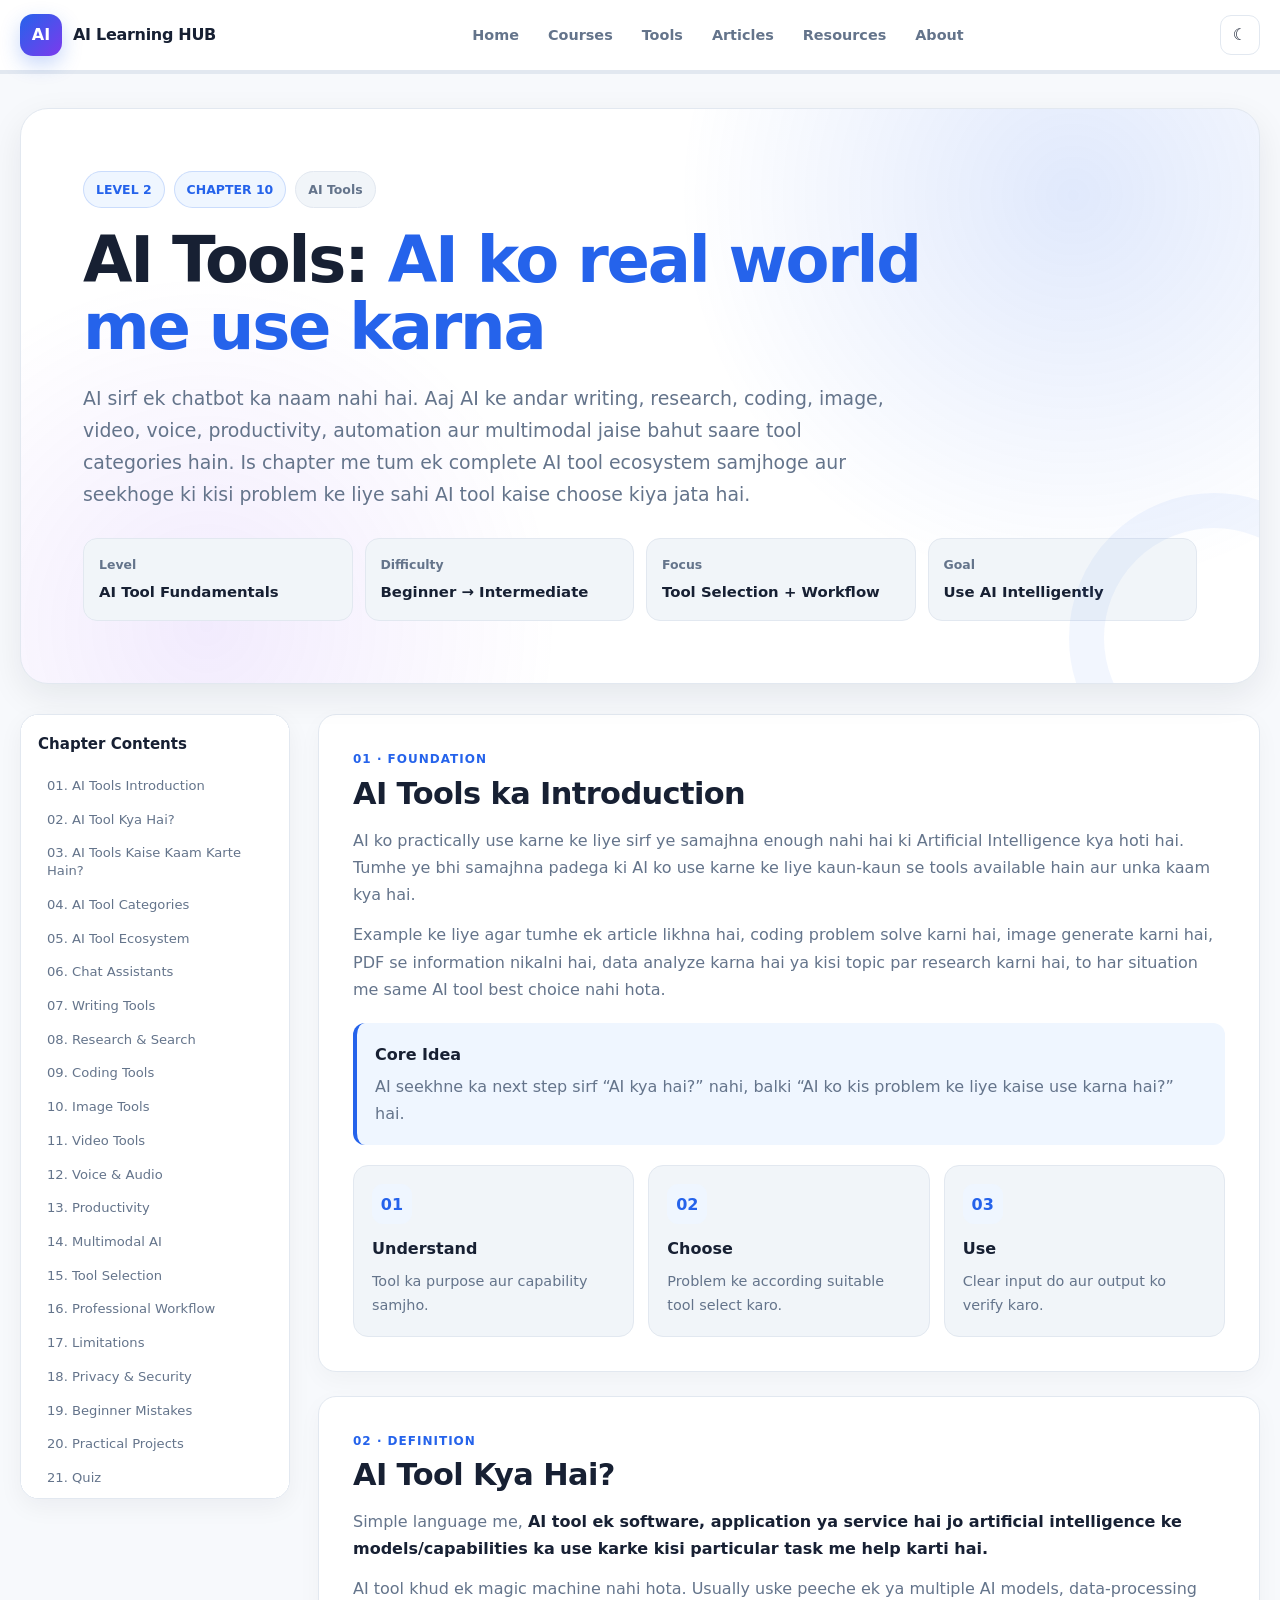
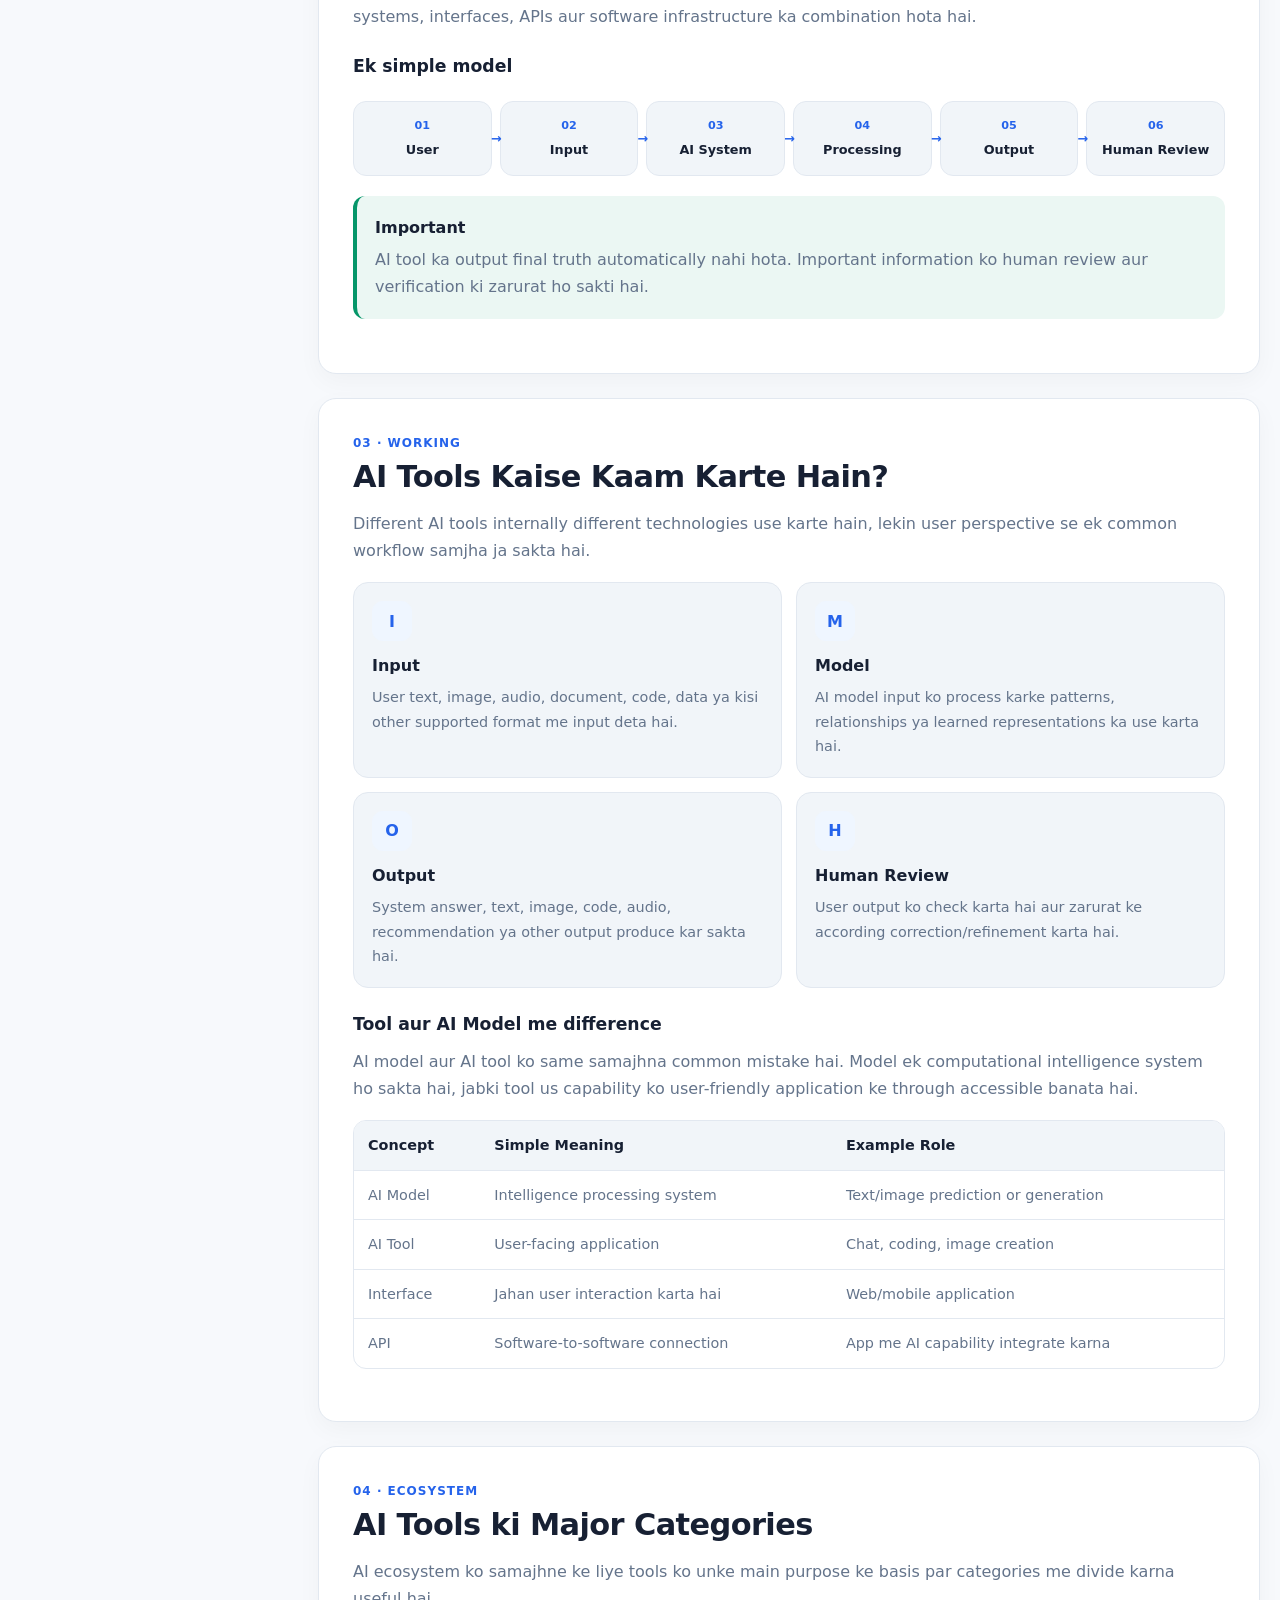
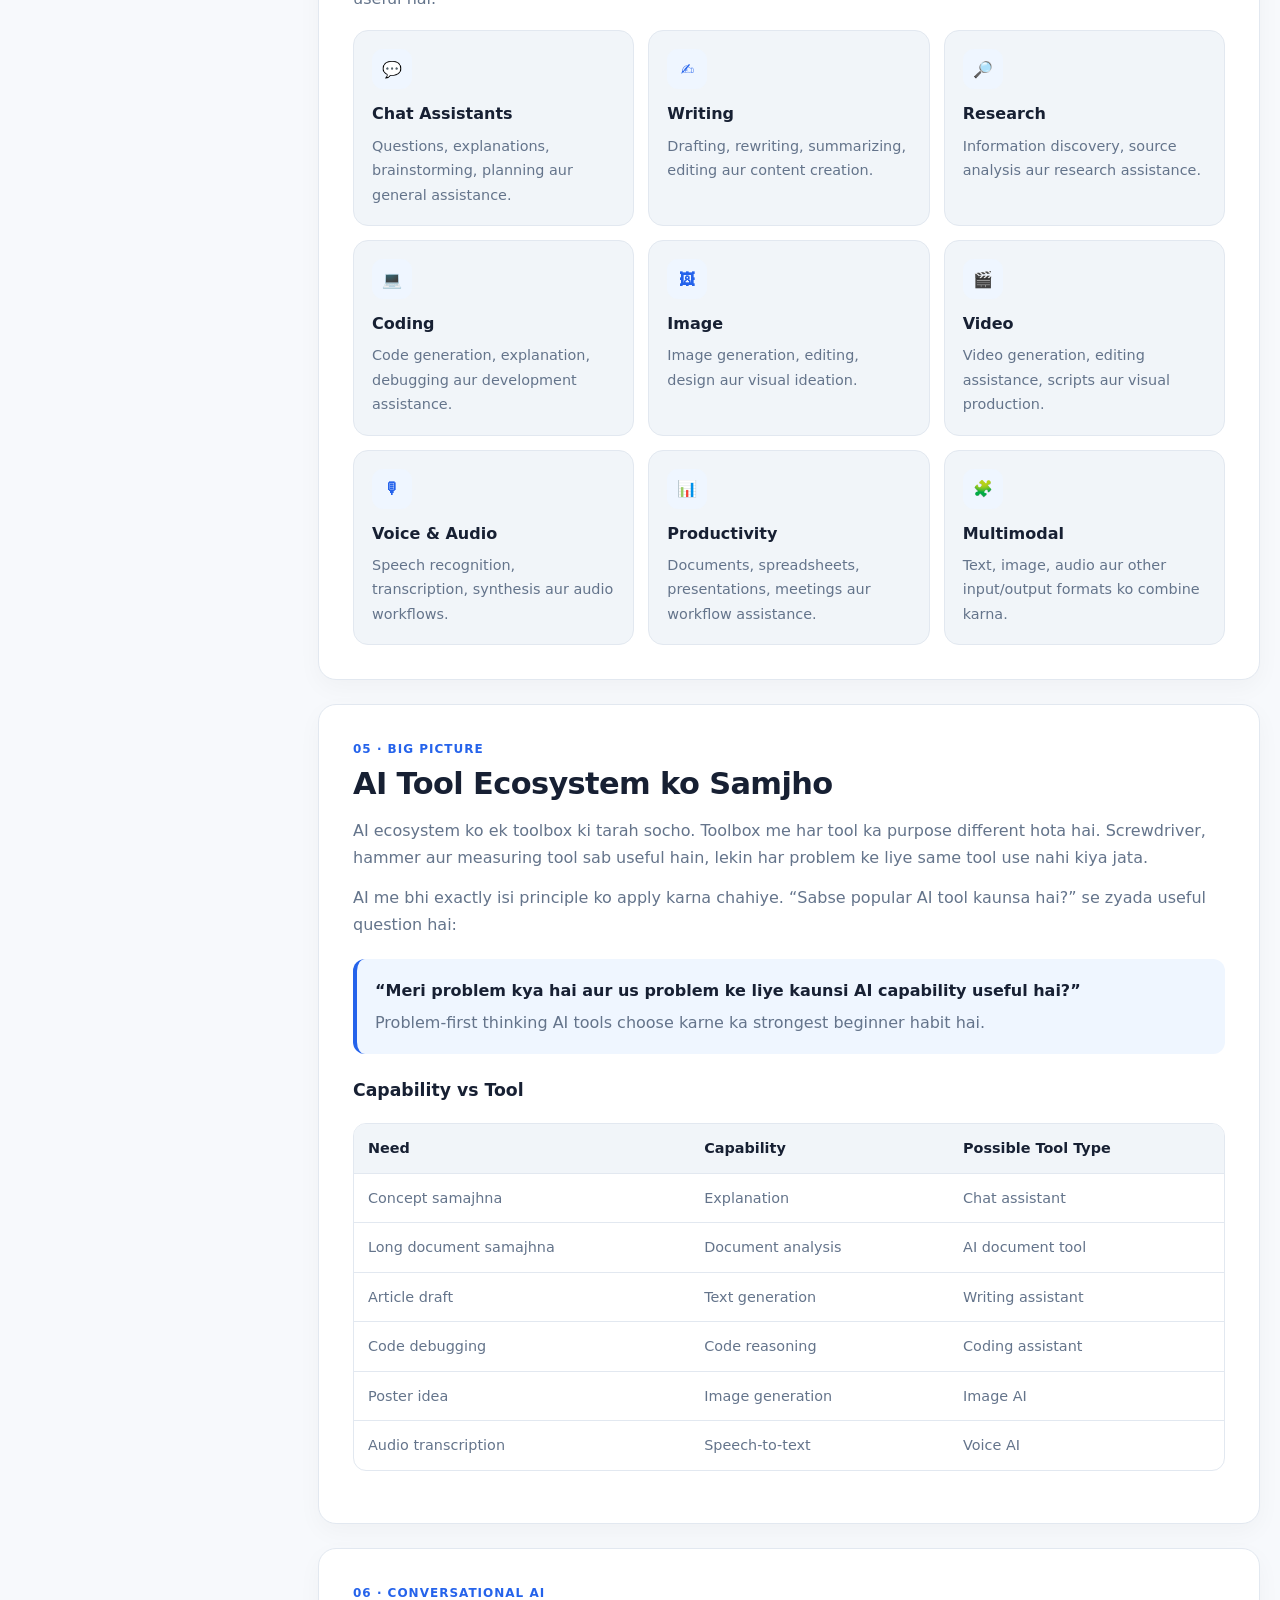
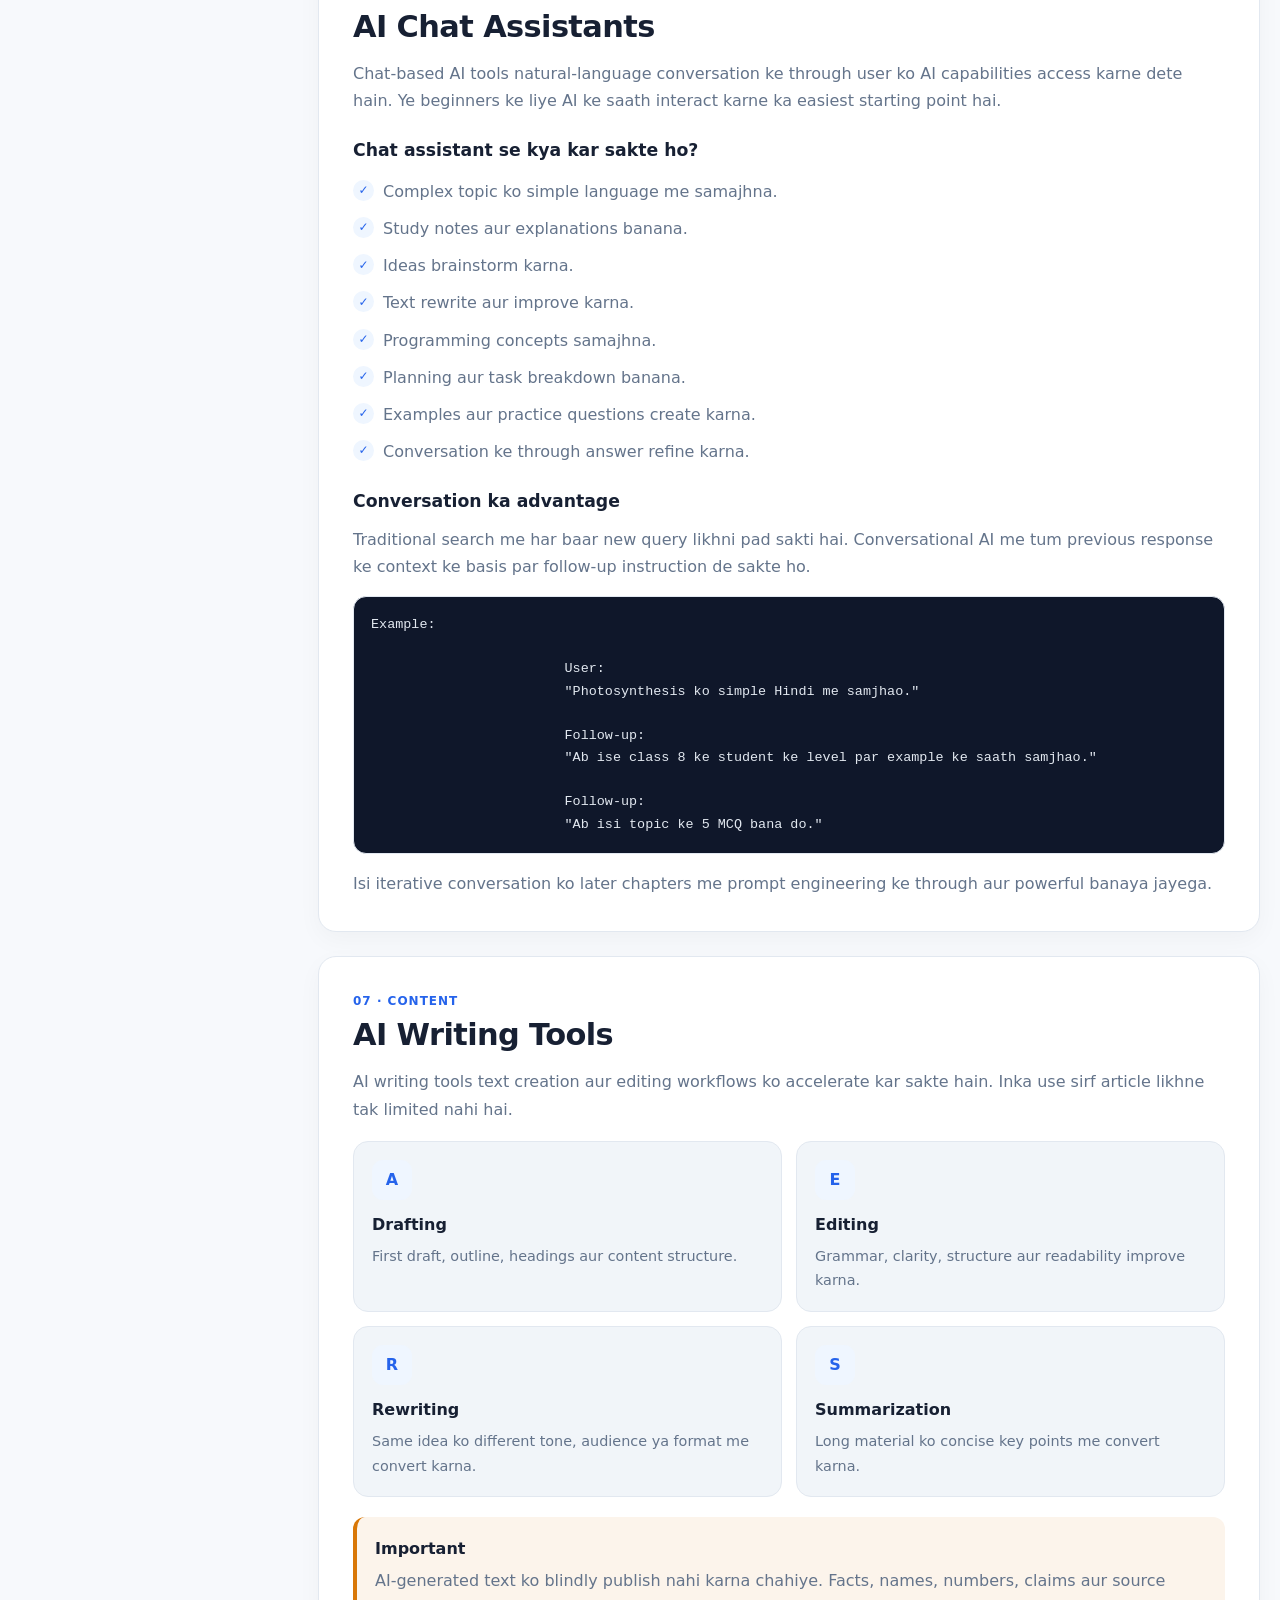
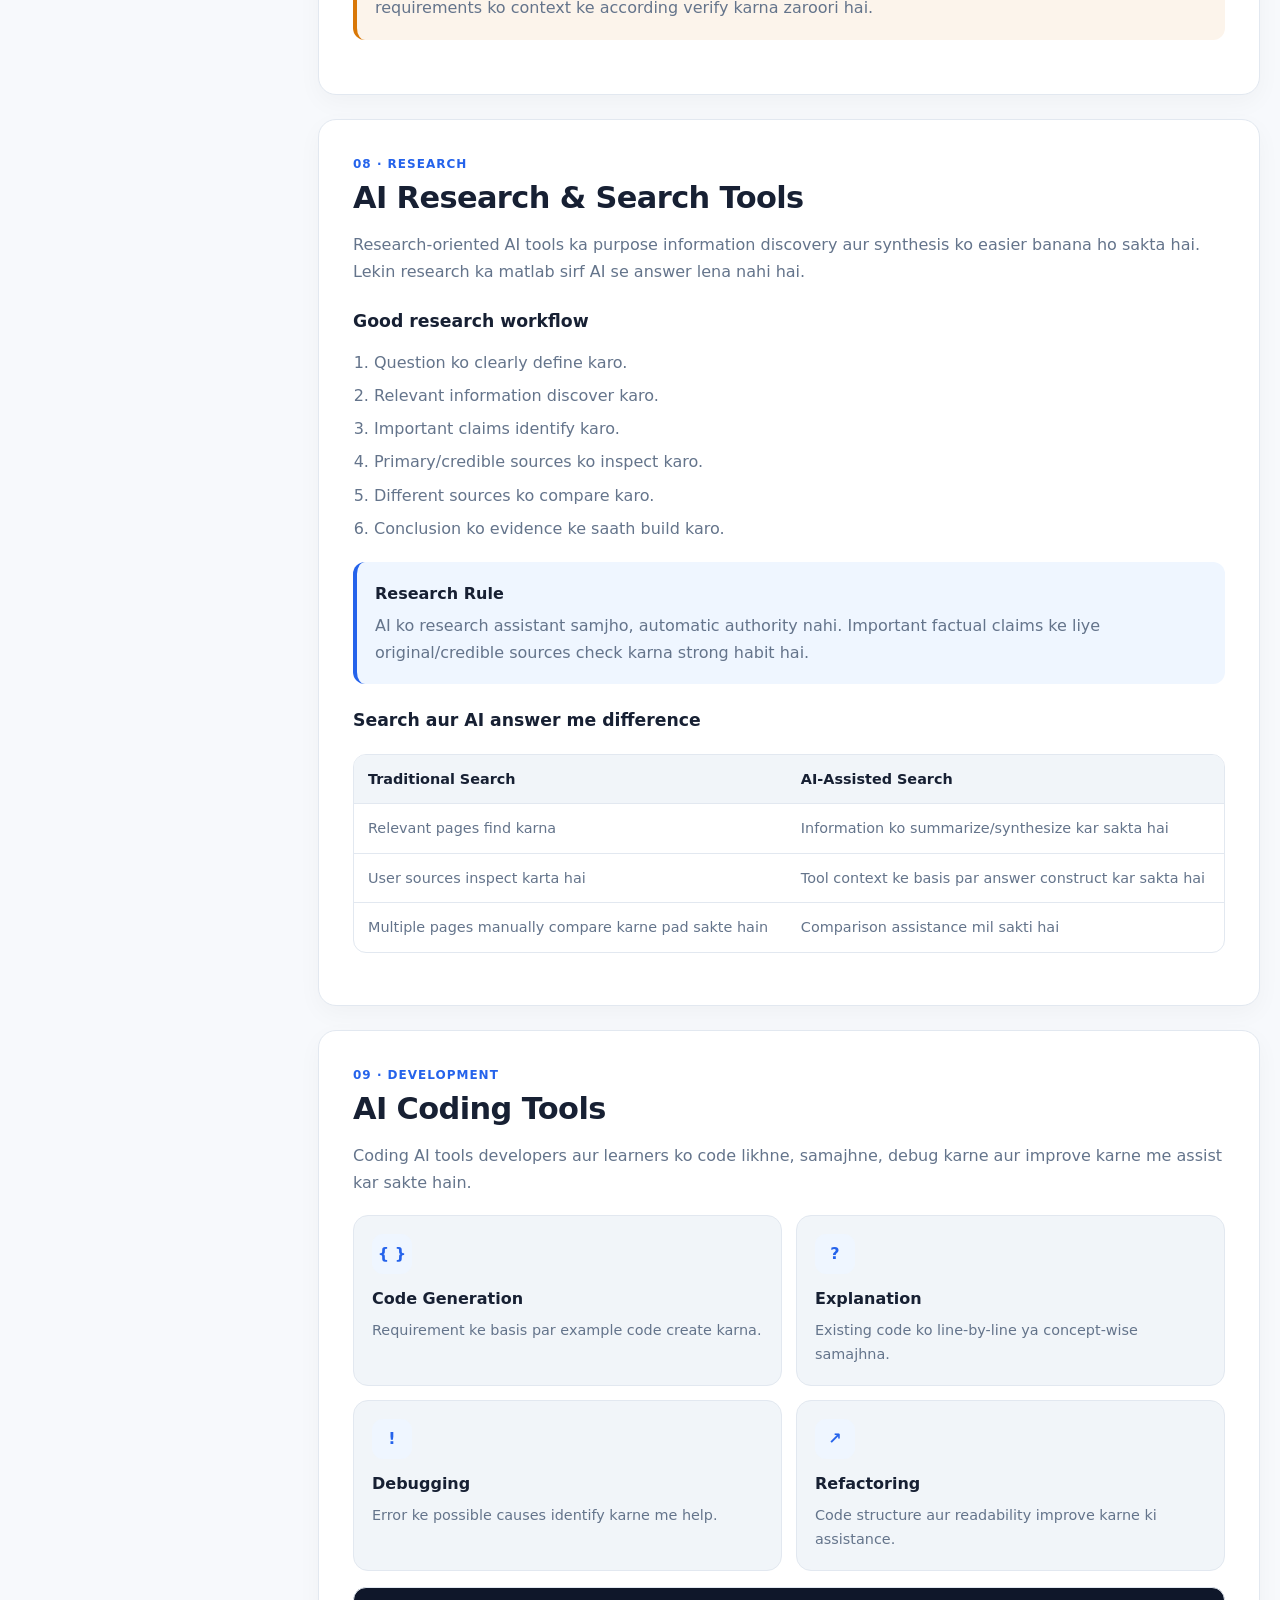
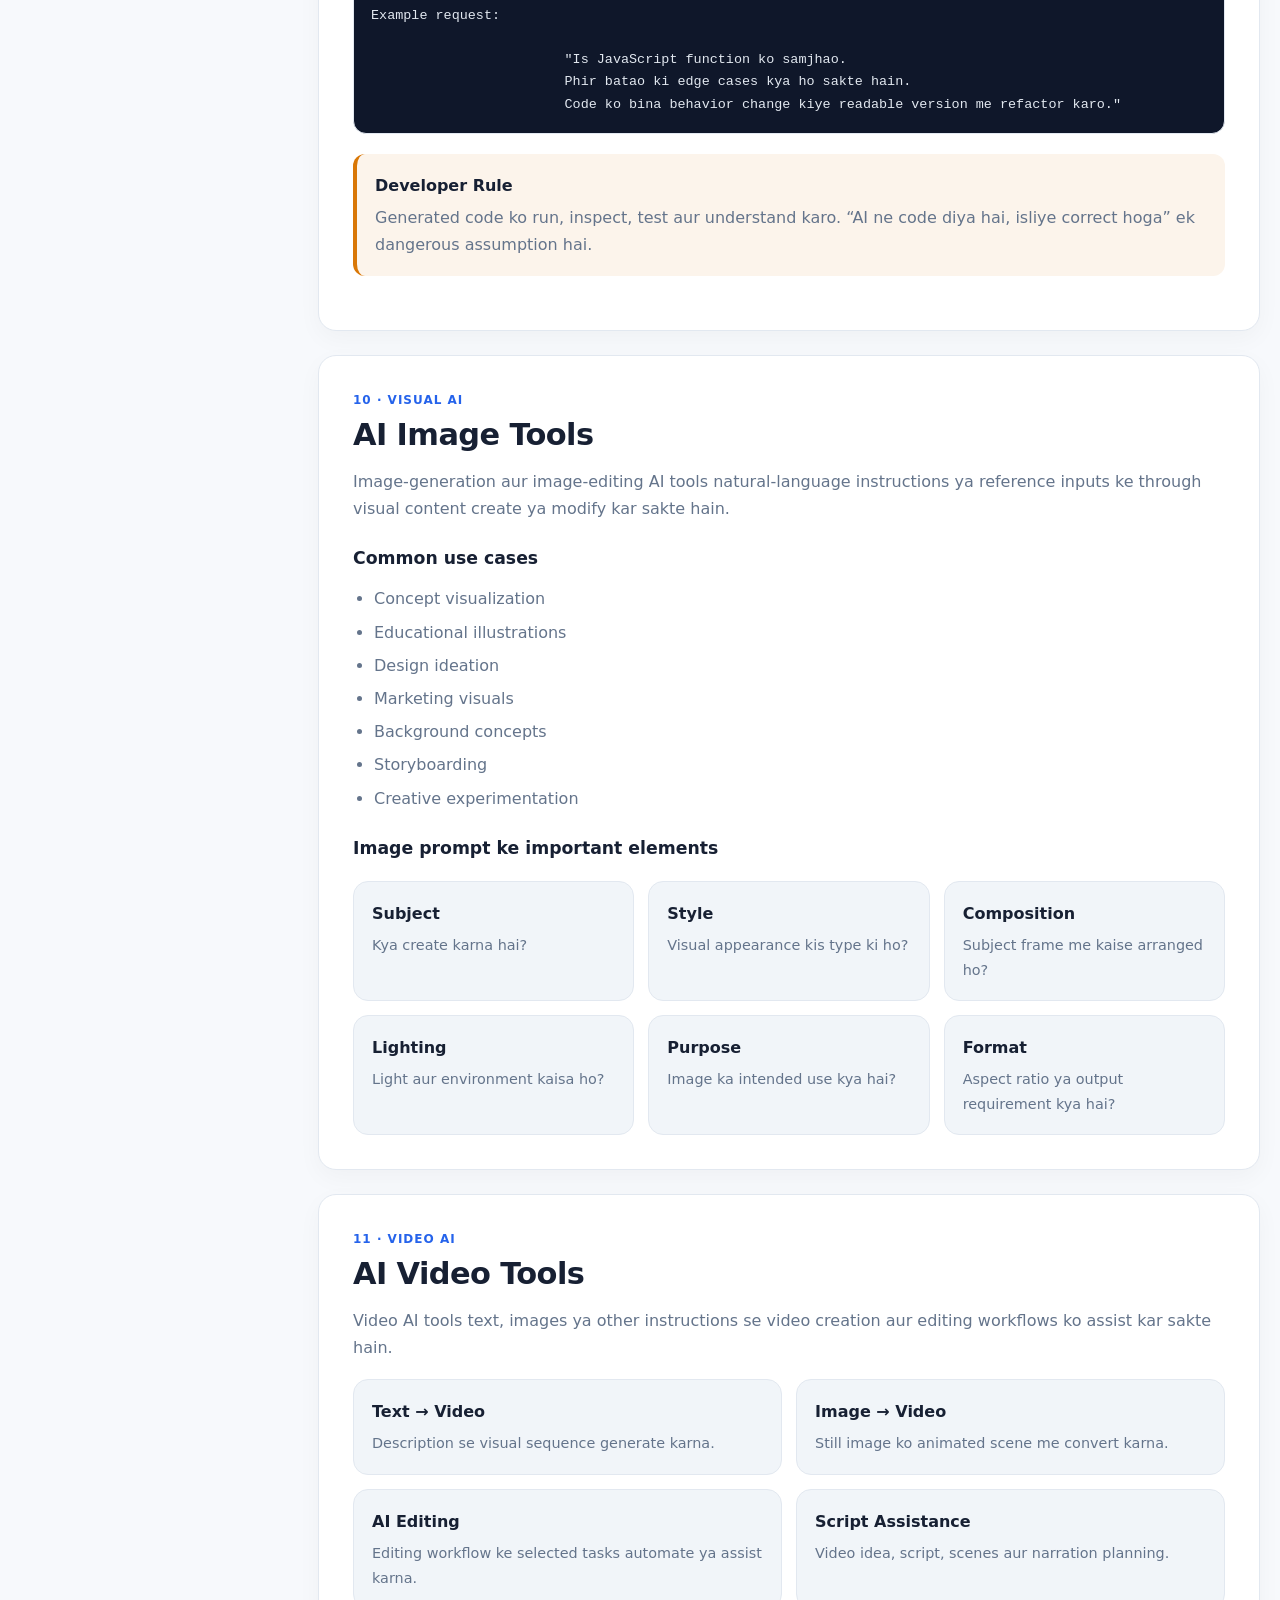
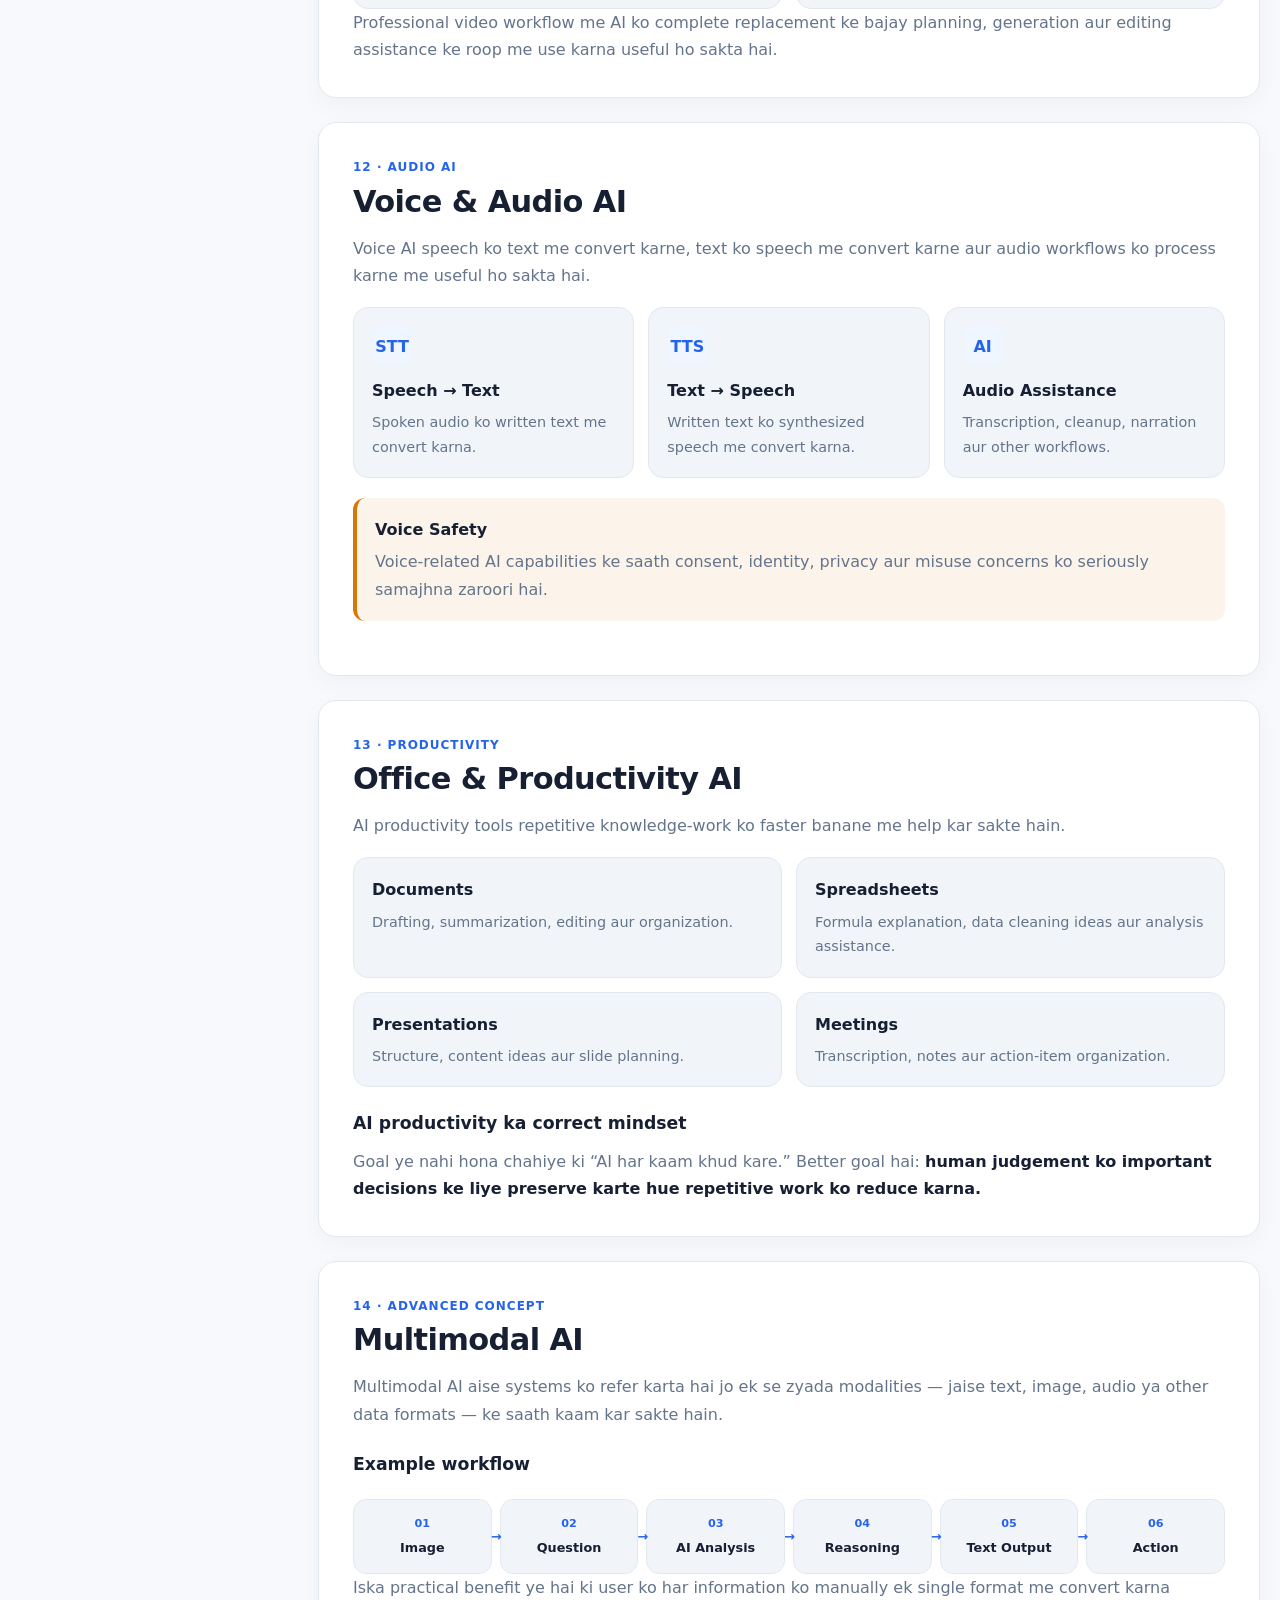
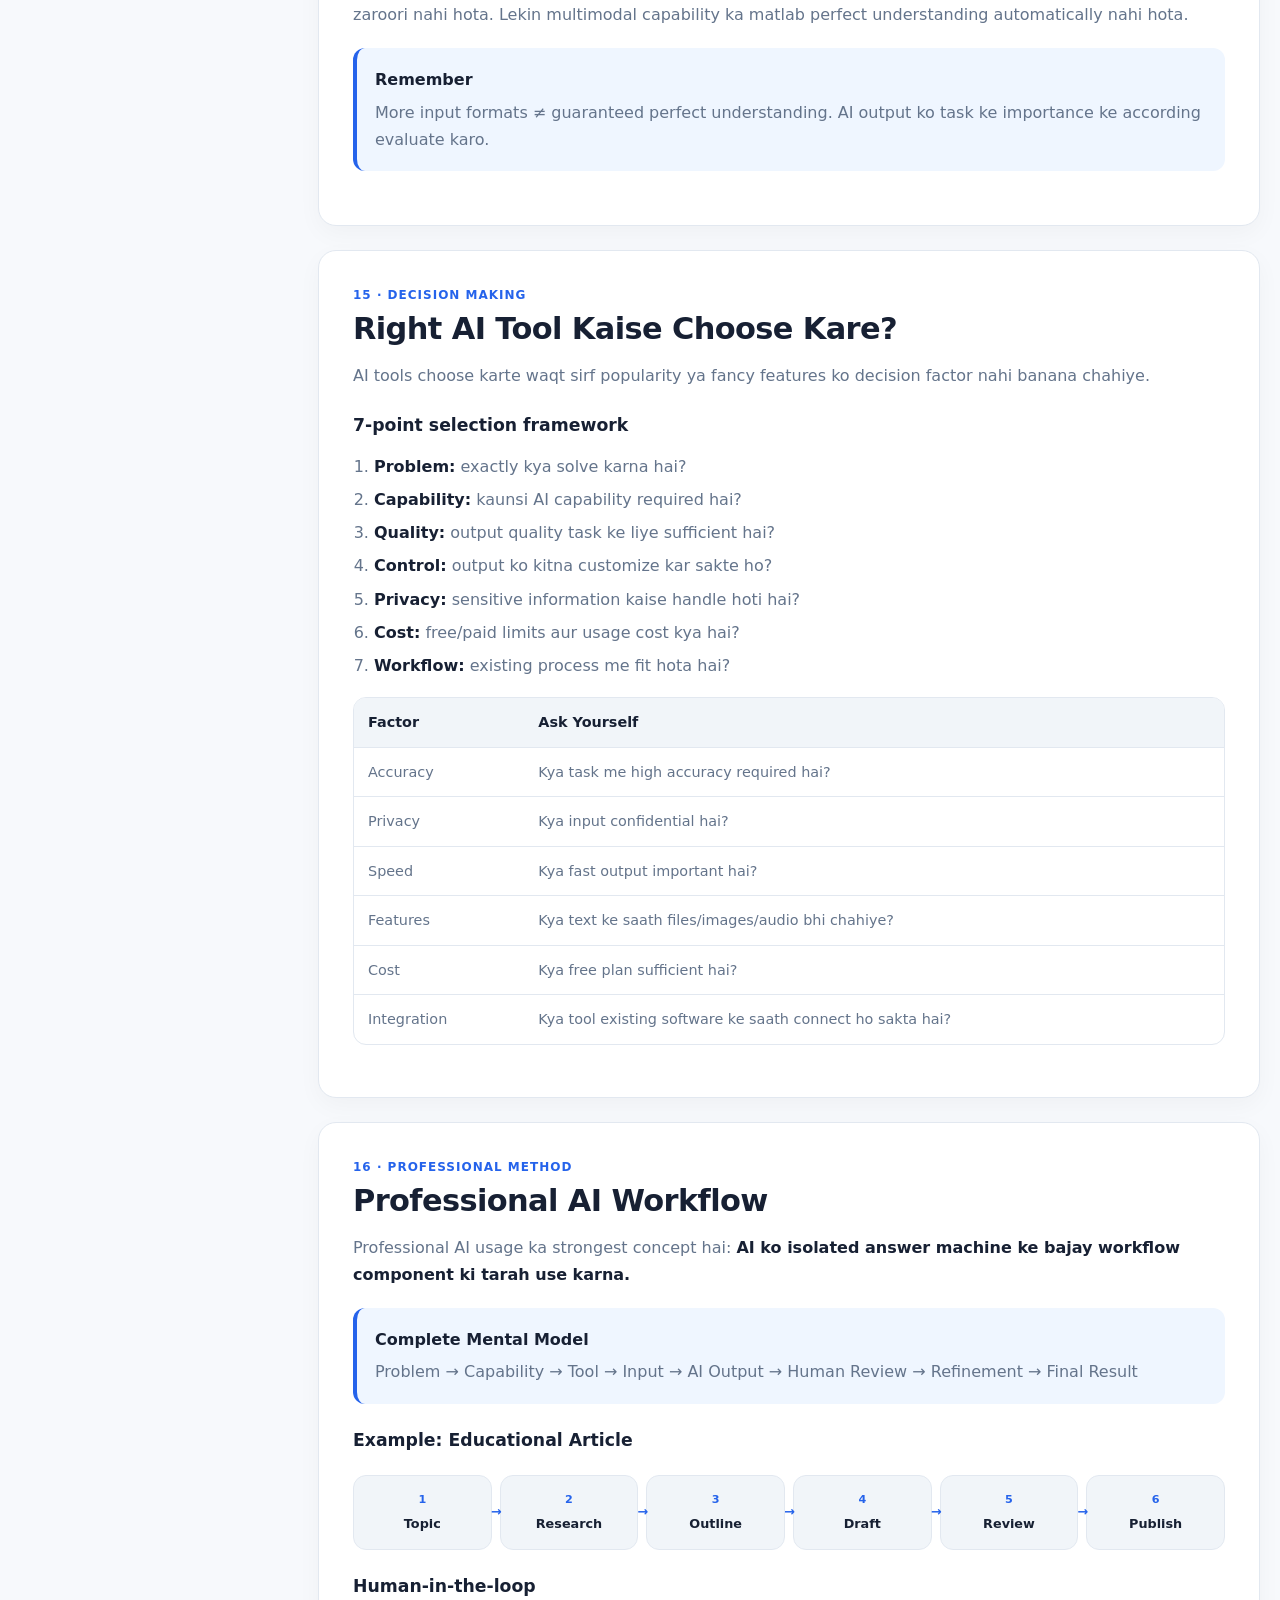
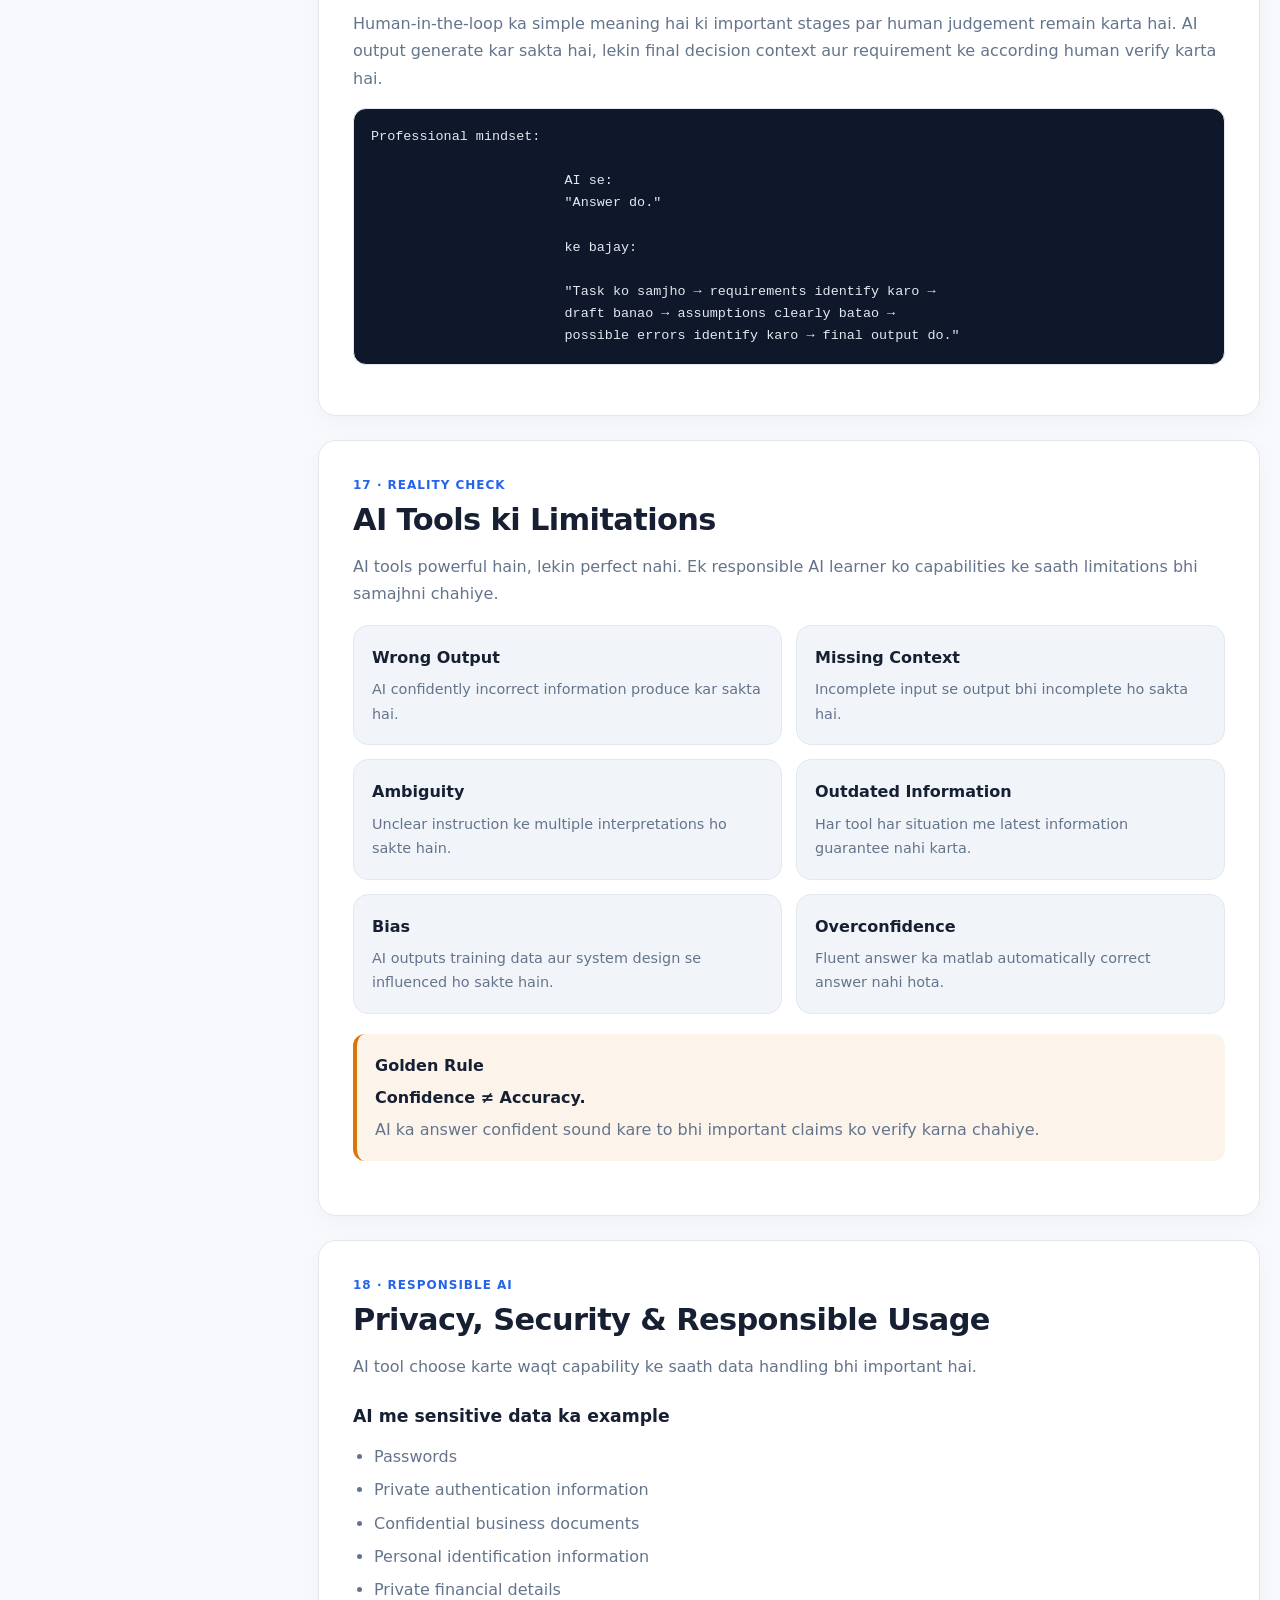
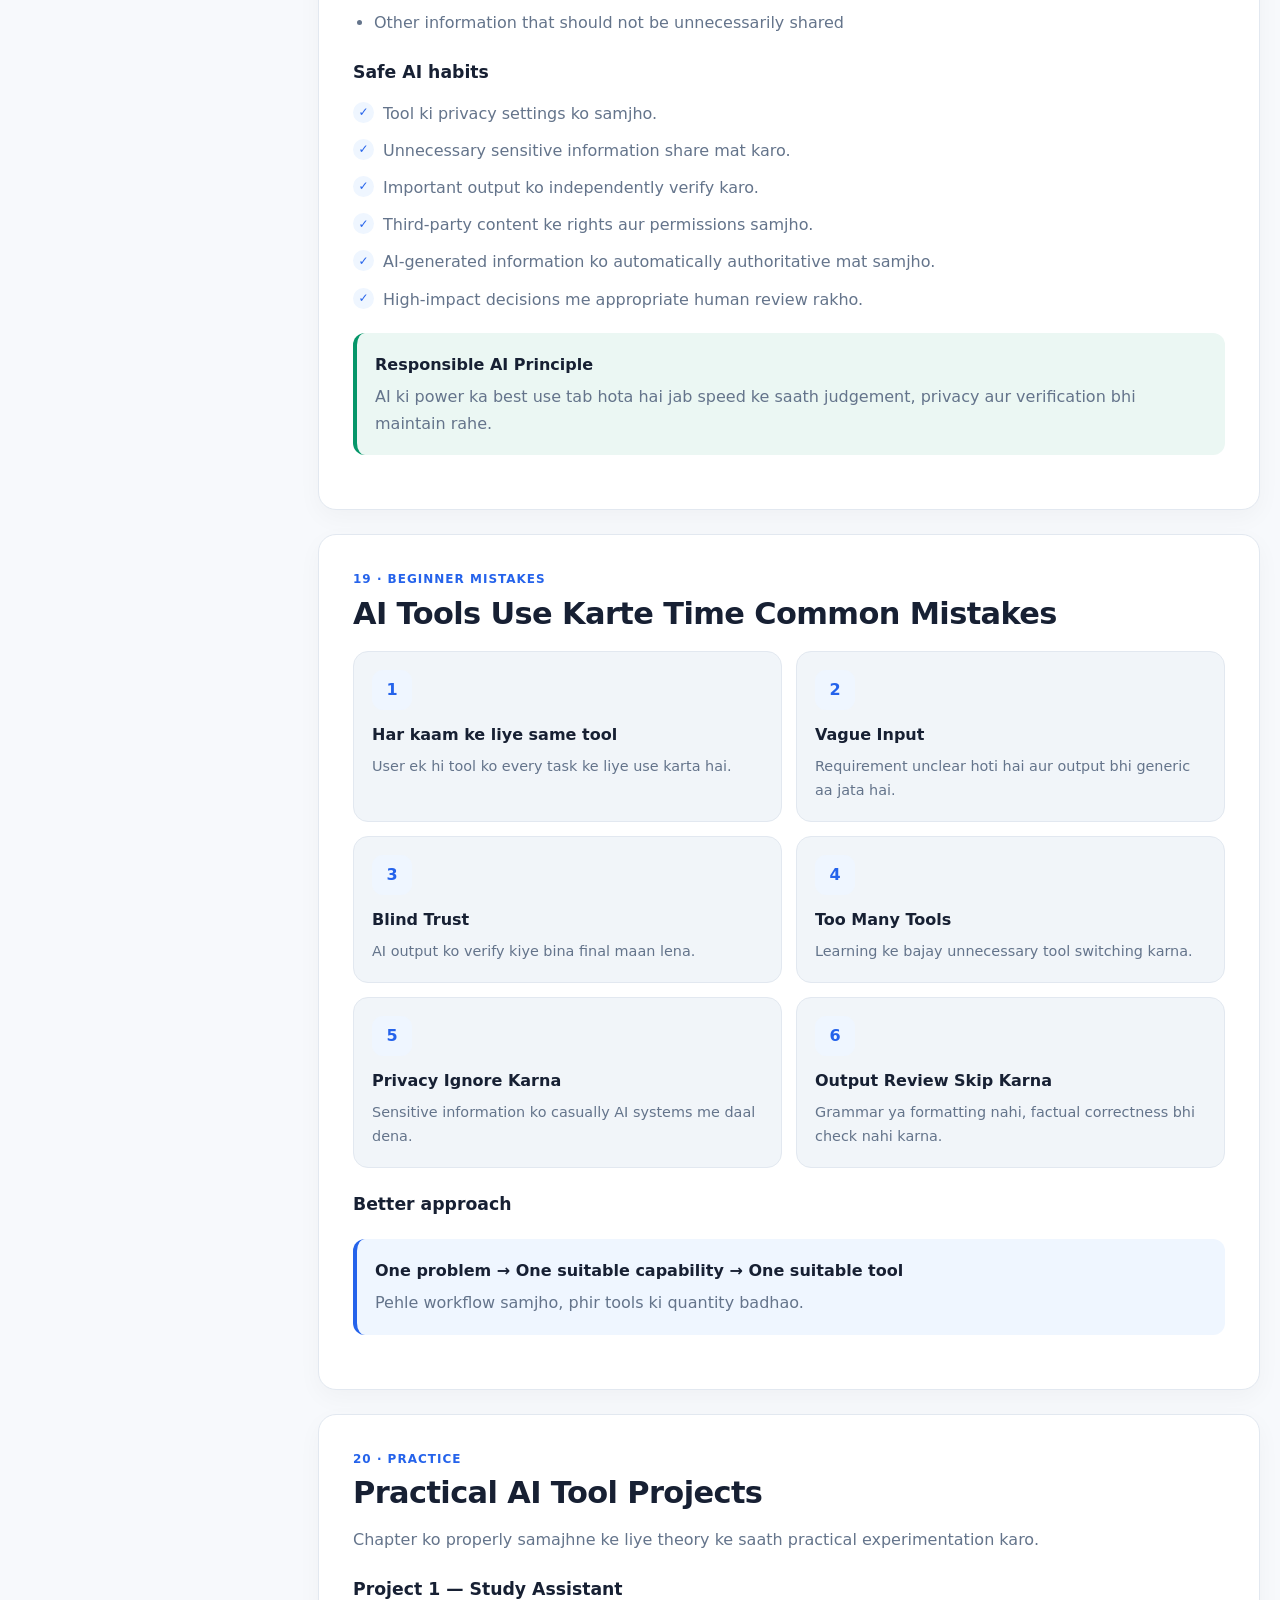
<file: chapters/chapter-10.html>
<!DOCTYPE html>
<html lang="en">

<head>
    <meta charset="UTF-8">

    <meta name="viewport" content="width=device-width, initial-scale=1.0">

    <meta name="description"
        content="AI Learning HUB Chapter 10: AI Tools. Learn AI tools, categories, workflows, chat assistants, writing, research, coding, image, video, voice, productivity and multimodal AI tools in deep Hinglish.">

    <meta name="keywords"
        content="AI tools, artificial intelligence tools, AI tools course, ChatGPT, AI writing tools, AI coding tools, AI image tools, AI video tools, AI research tools, AI productivity tools, AI learning">

    <meta name="author" content="AI Learning HUB">

    <meta name="robots" content="index, follow">

    <meta name="theme-color" content="#2563eb">

    <title>Chapter 10: AI Tools — AI Learning HUB</title>

    <link rel="canonical" href="chapter-10.html">

    <style>
        /* =========================================================
       AI LEARNING HUB — CHAPTER 10
       Standalone responsive stylesheet
       No fixed sidebar / no next chapter navigation
    ========================================================= */

        :root {
            --bg: #f7f9fc;
            --surface: #ffffff;
            --surface-2: #f1f5f9;
            --text: #172033;
            --muted: #64748b;
            --border: #e2e8f0;
            --primary: #2563eb;
            --primary-dark: #1d4ed8;
            --primary-soft: #eff6ff;
            --success: #059669;
            --warning: #d97706;
            --danger: #dc2626;
            --shadow: 0 12px 35px rgba(15, 23, 42, .08);
            --radius: 18px;
            --max: 1240px;
        }

        html.dark {
            --bg: #0b1120;
            --surface: #111827;
            --surface-2: #172033;
            --text: #e5e7eb;
            --muted: #94a3b8;
            --border: #263247;
            --primary: #60a5fa;
            --primary-dark: #93c5fd;
            --primary-soft: #13243e;
            --success: #34d399;
            --warning: #fbbf24;
            --danger: #f87171;
            --shadow: 0 15px 40px rgba(0, 0, 0, .25);
        }

        * {
            box-sizing: border-box;
            margin: 0;
            padding: 0;
        }

        html {
            scroll-behavior: smooth;
        }

        body {
            min-height: 100vh;
            background: var(--bg);
            color: var(--text);
            font-family:
                Inter,
                ui-sans-serif,
                system-ui,
                -apple-system,
                BlinkMacSystemFont,
                "Segoe UI",
                sans-serif;
            line-height: 1.7;
            overflow-x: hidden;
        }

        a {
            color: inherit;
            text-decoration: none;
        }

        button {
            font: inherit;
        }

        img {
            max-width: 100%;
            height: auto;
            display: block;
        }

        ::selection {
            background: var(--primary);
            color: #fff;
        }

        /* ================= NAVBAR ================= */

        .navbar {
            width: 100%;
            position: sticky;
            top: 0;
            z-index: 100;
            background: color-mix(in srgb,
                    var(--surface) 94%,
                    transparent);
            border-bottom: 1px solid var(--border);
            backdrop-filter: blur(16px);
        }

        .nav-inner {
            width: min(100% - 32px, var(--max));
            min-height: 70px;
            margin: auto;
            display: flex;
            align-items: center;
            justify-content: space-between;
            gap: 24px;
        }

        .brand {
            display: flex;
            align-items: center;
            gap: 11px;
            font-weight: 850;
            white-space: nowrap;
        }

        .brand-logo {
            width: 42px;
            height: 42px;
            border-radius: 13px;
            display: grid;
            place-items: center;
            color: #fff;
            background:
                linear-gradient(135deg,
                    #2563eb,
                    #7c3aed);
            box-shadow:
                0 8px 20px rgba(37, 99, 235, .25);
            font-weight: 900;
        }

        .brand-text {
            font-size: 1rem;
            letter-spacing: -.3px;
        }

        .nav-links {
            display: flex;
            align-items: center;
            gap: 5px;
        }

        .nav-links a {
            padding: 9px 12px;
            border-radius: 10px;
            color: var(--muted);
            font-size: .9rem;
            font-weight: 650;
            transition: .2s ease;
        }

        .nav-links a:hover,
        .nav-links a.active {
            color: var(--primary);
            background: var(--primary-soft);
        }

        .nav-actions {
            display: flex;
            align-items: center;
            gap: 8px;
        }

        .icon-btn,
        .menu-btn {
            width: 40px;
            height: 40px;
            border: 1px solid var(--border);
            border-radius: 11px;
            background: var(--surface);
            color: var(--text);
            display: grid;
            place-items: center;
            cursor: pointer;
            transition: .2s ease;
        }

        .icon-btn:hover,
        .menu-btn:hover {
            border-color: var(--primary);
            color: var(--primary);
        }

        .menu-btn {
            display: none;
        }

        /* ================= PROGRESS ================= */

        .progress-track {
            height: 3px;
            width: 100%;
            background: var(--border);
        }

        .progress-bar {
            height: 100%;
            width: 0;
            background: linear-gradient(90deg,
                    #2563eb,
                    #7c3aed);
            transition: width .15s linear;
        }

        /* ================= HERO ================= */

        .hero {
            width: min(100% - 32px, var(--max));
            margin: 34px auto 0;
        }

        .hero-card {
            position: relative;
            overflow: hidden;
            border: 1px solid var(--border);
            border-radius: 28px;
            padding: clamp(28px, 5vw, 62px);
            background:
                radial-gradient(circle at 85% 15%,
                    rgba(37, 99, 235, .14),
                    transparent 34%),
                radial-gradient(circle at 15% 90%,
                    rgba(124, 58, 237, .10),
                    transparent 30%),
                var(--surface);
            box-shadow: var(--shadow);
        }

        .hero-card::after {
            content: "";
            position: absolute;
            width: 220px;
            height: 220px;
            right: -100px;
            bottom: -100px;
            border-radius: 50%;
            border: 35px solid rgba(37, 99, 235, .06);
            pointer-events: none;
        }

        .badge-row {
            display: flex;
            flex-wrap: wrap;
            gap: 9px;
            margin-bottom: 19px;
        }

        .badge {
            display: inline-flex;
            align-items: center;
            gap: 7px;
            padding: 7px 12px;
            border-radius: 999px;
            background: var(--primary-soft);
            color: var(--primary);
            font-size: .78rem;
            font-weight: 800;
            border: 1px solid color-mix(in srgb,
                    var(--primary) 18%,
                    transparent);
        }

        .badge.neutral {
            color: var(--muted);
            background: var(--surface-2);
            border-color: var(--border);
        }

        .hero h1 {
            max-width: 850px;
            font-size: clamp(2rem, 5vw, 4.2rem);
            line-height: 1.05;
            letter-spacing: -2.2px;
            margin-bottom: 20px;
        }

        .hero h1 span {
            color: var(--primary);
        }

        .hero-lead {
            max-width: 820px;
            color: var(--muted);
            font-size: clamp(1rem, 2vw, 1.18rem);
        }

        .hero-meta {
            margin-top: 28px;
            display: grid;
            grid-template-columns:
                repeat(4, minmax(0, 1fr));
            gap: 12px;
        }

        .meta-box {
            padding: 15px;
            background: var(--surface-2);
            border: 1px solid var(--border);
            border-radius: 14px;
        }

        .meta-box strong {
            display: block;
            font-size: .78rem;
            color: var(--muted);
            margin-bottom: 3px;
        }

        .meta-box span {
            font-weight: 800;
            font-size: .93rem;
        }

        /* ================= LAYOUT ================= */

        .page-layout {
            width: min(100% - 32px, var(--max));
            margin: 30px auto 80px;
            display: grid;
            grid-template-columns: 270px minmax(0, 1fr);
            gap: 28px;
            align-items: start;
        }

        /* IMPORTANT:
       This sidebar is sticky only on desktop.
       It becomes normal static flow on smaller screens.
    */

        .toc {
            position: sticky;
            top: 92px;
            max-height: calc(100vh - 115px);
            overflow-y: auto;
            padding: 17px;
            border: 1px solid var(--border);
            border-radius: 18px;
            background: var(--surface);
            box-shadow: 0 8px 25px rgba(15, 23, 42, .05);
        }

        .toc-title {
            font-weight: 850;
            margin-bottom: 12px;
            font-size: .94rem;
        }

        .toc a {
            display: block;
            padding: 7px 9px;
            margin: 2px 0;
            border-radius: 9px;
            color: var(--muted);
            font-size: .82rem;
            line-height: 1.35;
        }

        .toc a:hover {
            background: var(--primary-soft);
            color: var(--primary);
        }

        .content {
            min-width: 0;
        }

        /* ================= CONTENT ================= */

        .section {
            scroll-margin-top: 92px;
            margin-bottom: 24px;
            padding: clamp(22px, 3vw, 34px);
            background: var(--surface);
            border: 1px solid var(--border);
            border-radius: var(--radius);
            box-shadow: 0 8px 24px rgba(15, 23, 42, .035);
        }

        .section-label {
            color: var(--primary);
            font-size: .75rem;
            font-weight: 850;
            text-transform: uppercase;
            letter-spacing: 1px;
            margin-bottom: 5px;
        }

        .section h2 {
            font-size: clamp(1.35rem, 2.5vw, 1.9rem);
            line-height: 1.25;
            margin-bottom: 14px;
            letter-spacing: -.6px;
        }

        .section h3 {
            font-size: 1.08rem;
            margin: 22px 0 9px;
        }

        .section p {
            color: var(--muted);
            margin-bottom: 13px;
        }

        .section p:last-child {
            margin-bottom: 0;
        }

        .section ul,
        .section ol {
            color: var(--muted);
            padding-left: 21px;
            margin: 12px 0;
        }

        .section li {
            margin: 6px 0;
        }

        strong {
            color: var(--text);
        }

        /* ================= CALLOUT ================= */

        .callout {
            margin: 20px 0;
            padding: 18px;
            border-left: 4px solid var(--primary);
            border-radius: 12px;
            background: var(--primary-soft);
        }

        .callout strong {
            display: block;
            margin-bottom: 5px;
        }

        .callout p {
            margin: 0;
        }

        .callout.warning {
            border-left-color: var(--warning);
            background:
                color-mix(in srgb,
                    var(--warning) 8%,
                    var(--surface));
        }

        .callout.success {
            border-left-color: var(--success);
            background:
                color-mix(in srgb,
                    var(--success) 8%,
                    var(--surface));
        }

        /* ================= CARDS ================= */

        .grid {
            display: grid;
            grid-template-columns:
                repeat(2, minmax(0, 1fr));
            gap: 14px;
            margin-top: 18px;
        }

        .grid.three {
            grid-template-columns:
                repeat(3, minmax(0, 1fr));
        }

        .info-card {
            padding: 18px;
            border: 1px solid var(--border);
            background: var(--surface-2);
            border-radius: 15px;
        }

        .card-icon {
            width: 40px;
            height: 40px;
            display: grid;
            place-items: center;
            border-radius: 11px;
            background: var(--primary-soft);
            color: var(--primary);
            font-weight: 900;
            margin-bottom: 11px;
        }

        .info-card h3 {
            margin: 0 0 6px;
            font-size: 1rem;
        }

        .info-card p {
            font-size: .9rem;
            margin: 0;
        }

        /* ================= TABLE ================= */

        .table-wrap {
            width: 100%;
            overflow-x: auto;
            margin: 18px 0;
            border: 1px solid var(--border);
            border-radius: 13px;
        }

        table {
            width: 100%;
            min-width: 620px;
            border-collapse: collapse;
        }

        th,
        td {
            text-align: left;
            padding: 12px 14px;
            border-bottom: 1px solid var(--border);
            font-size: .9rem;
        }

        th {
            color: var(--text);
            background: var(--surface-2);
            font-weight: 800;
        }

        td {
            color: var(--muted);
        }

        tr:last-child td {
            border-bottom: 0;
        }

        /* ================= WORKFLOW ================= */

        .workflow {
            display: grid;
            grid-template-columns:
                repeat(6, minmax(0, 1fr));
            gap: 8px;
            margin-top: 20px;
        }

        .workflow-step {
            position: relative;
            padding: 14px 10px;
            text-align: center;
            border: 1px solid var(--border);
            background: var(--surface-2);
            border-radius: 13px;
            font-size: .8rem;
            font-weight: 750;
        }

        .workflow-step::after {
            content: "→";
            position: absolute;
            right: -11px;
            top: 50%;
            transform: translateY(-50%);
            color: var(--primary);
            font-weight: 900;
            z-index: 2;
        }

        .workflow-step:last-child::after {
            display: none;
        }

        .workflow-num {
            display: block;
            color: var(--primary);
            font-size: .7rem;
            margin-bottom: 4px;
        }

        /* ================= CODE / PROMPT ================= */

        .prompt-box {
            margin: 16px 0;
            padding: 17px;
            overflow-x: auto;
            border-radius: 13px;
            border: 1px solid var(--border);
            background: #0f172a;
            color: #e2e8f0;
            font-family:
                ui-monospace,
                SFMono-Regular,
                Menlo,
                Monaco,
                Consolas,
                monospace;
            font-size: .84rem;
            line-height: 1.65;
            white-space: pre-wrap;
        }

        /* ================= CHECKLIST ================= */

        .checklist {
            list-style: none !important;
            padding-left: 0 !important;
        }

        .checklist li {
            position: relative;
            padding-left: 30px;
            margin: 10px 0;
        }

        .checklist li::before {
            content: "✓";
            position: absolute;
            left: 0;
            top: 2px;
            width: 21px;
            height: 21px;
            display: grid;
            place-items: center;
            border-radius: 50%;
            background: var(--primary-soft);
            color: var(--primary);
            font-size: .75rem;
            font-weight: 900;
        }

        /* ================= QUIZ ================= */

        .quiz-question {
            margin-top: 20px;
            padding: 18px;
            border: 1px solid var(--border);
            border-radius: 14px;
            background: var(--surface-2);
        }

        .quiz-question p {
            color: var(--text);
            font-weight: 750;
        }

        .option {
            display: flex;
            align-items: flex-start;
            gap: 10px;
            margin: 9px 0;
            padding: 10px;
            border: 1px solid var(--border);
            border-radius: 10px;
            cursor: pointer;
            transition: .2s ease;
        }

        .option:hover {
            border-color: var(--primary);
            background: var(--primary-soft);
        }

        .option input {
            margin-top: 4px;
            accent-color: var(--primary);
        }

        .quiz-btn {
            margin-top: 20px;
            border: 0;
            border-radius: 11px;
            padding: 12px 18px;
            color: #fff;
            background: var(--primary);
            cursor: pointer;
            font-weight: 800;
        }

        .quiz-btn:hover {
            background: var(--primary-dark);
        }

        .quiz-result {
            display: none;
            margin-top: 15px;
            padding: 15px;
            border-radius: 12px;
            background: var(--primary-soft);
            color: var(--text);
            font-weight: 700;
        }

        /* ================= SUMMARY ================= */

        .takeaway {
            padding: 22px;
            border-radius: 17px;
            background:
                linear-gradient(135deg,
                    var(--primary-soft),
                    var(--surface));
            border: 1px solid var(--border);
        }

        .takeaway h3 {
            margin-top: 0;
        }

        /* ================= BACK TO TOP ================= */

        .top-btn {
            position: fixed;
            right: 20px;
            bottom: 20px;
            width: 43px;
            height: 43px;
            border: 1px solid var(--border);
            border-radius: 50%;
            background: var(--surface);
            color: var(--text);
            box-shadow: var(--shadow);
            cursor: pointer;
            display: none;
            place-items: center;
            z-index: 90;
        }

        .top-btn.show {
            display: grid;
        }

        /* ================= FOOTER ================= */

        footer {
            width: min(100% - 32px, var(--max));
            margin: 0 auto 35px;
            padding: 25px;
            text-align: center;
            border-top: 1px solid var(--border);
            color: var(--muted);
            font-size: .86rem;
        }

        /* =========================================================
       RESPONSIVE
    ========================================================= */

        @media (max-width: 1050px) {

            .nav-links {
                display: none;
            }

            .menu-btn {
                display: grid;
            }

            .nav-links.mobile-open {
                position: absolute;
                left: 16px;
                right: 16px;
                top: 76px;
                display: flex;
                flex-direction: column;
                align-items: stretch;
                padding: 10px;
                background: var(--surface);
                border: 1px solid var(--border);
                border-radius: 15px;
                box-shadow: var(--shadow);
            }

            .nav-links.mobile-open a {
                width: 100%;
            }

            .page-layout {
                grid-template-columns: 1fr;
            }

            /*
        Critical mobile fix:
        sidebar is NOT fixed and NOT sticky.
        It becomes a normal block in document flow.
      */

            .toc {
                position: static;
                max-height: none;
                overflow: visible;
                width: 100%;
            }

            .toc a {
                display: inline-block;
                margin-right: 4px;
            }

            .workflow {
                grid-template-columns:
                    repeat(3, minmax(0, 1fr));
            }

            .workflow-step::after {
                display: none;
            }
        }

        @media (max-width: 760px) {

            .nav-inner,
            .hero,
            .page-layout,
            footer {
                width: min(100% - 22px, var(--max));
            }

            .nav-inner {
                min-height: 62px;
            }

            .brand-logo {
                width: 38px;
                height: 38px;
            }

            .brand-text {
                font-size: .9rem;
            }

            .hero {
                margin-top: 18px;
            }

            .hero-card {
                border-radius: 20px;
                padding: 24px 19px;
            }

            .hero h1 {
                letter-spacing: -1.2px;
            }

            .hero-meta {
                grid-template-columns:
                    repeat(2, minmax(0, 1fr));
            }

            .page-layout {
                margin-top: 18px;
            }

            .section {
                padding: 21px 17px;
                border-radius: 15px;
            }

            .grid,
            .grid.three {
                grid-template-columns: 1fr;
            }

            .workflow {
                grid-template-columns: 1fr 1fr;
            }

            .top-btn {
                right: 13px;
                bottom: 13px;
            }
        }

        @media (max-width: 470px) {

            .brand-text {
                display: none;
            }

            .hero-meta {
                grid-template-columns: 1fr;
            }

            .workflow {
                grid-template-columns: 1fr;
            }

            .badge-row {
                gap: 6px;
            }

            .badge {
                font-size: .72rem;
            }

            .toc {
                padding: 14px;
            }

            .toc a {
                display: block;
            }
        }

        @media (prefers-reduced-motion: reduce) {
            html {
                scroll-behavior: auto;
            }

            *,
            *::before,
            *::after {
                transition: none !important;
            }
        }
    </style>

    <!-- Structured Data -->
    <script type="application/ld+json">
  {
    "@context": "https://schema.org",
    "@type": "Course",
    "name": "AI Learning HUB - Chapter 10: AI Tools",
    "description": "A comprehensive educational chapter covering AI tools, categories, workflows, responsible usage and practical applications.",
    "provider": {
      "@type": "Organization",
      "name": "AI Learning HUB"
    },
    "educationalLevel": "Beginner to Intermediate",
    "inLanguage": "en-IN"
  }
  </script>
</head>

<body>

    <!-- ================= NAVBAR ================= -->

    <header class="navbar">
        <div class="nav-inner">

            <a href="../index.html" class="brand" aria-label="AI Learning HUB Home">
                <span class="brand-logo">AI</span>
                <span class="brand-text">AI Learning HUB</span>
            </a>

            <nav class="nav-links" id="navLinks" aria-label="Main navigation">
                <a href="../index.html">Home</a>
                <a href="../index.html#courses">Courses</a>
                <a href="../index.html#tools">Tools</a>
                <a href="../index.html#articles">Articles</a>
                <a href="../index.html#resources">Resources</a>
                <a href="../index.html#about">About</a>
            </nav>

            <div class="nav-actions">
                <button class="icon-btn" id="themeBtn" type="button" aria-label="Toggle dark mode">
                    ☾
                </button>

                <button class="menu-btn" id="menuBtn" type="button" aria-label="Open menu" aria-expanded="false">
                    ☰
                </button>
            </div>

        </div>

        <div class="progress-track" aria-hidden="true">
            <div class="progress-bar" id="progressBar"></div>
        </div>
    </header>


    <!-- ================= HERO ================= -->

    <main>

        <section class="hero">

            <div class="hero-card">

                <div class="badge-row">
                    <span class="badge">LEVEL 2</span>
                    <span class="badge">CHAPTER 10</span>
                    <span class="badge neutral">AI Tools</span>
                </div>

                <h1>
                    AI Tools:
                    <span>AI ko real world me use karna</span>
                </h1>

                <p class="hero-lead">
                    AI sirf ek chatbot ka naam nahi hai. Aaj AI ke andar
                    writing, research, coding, image, video, voice,
                    productivity, automation aur multimodal jaise bahut
                    saare tool categories hain. Is chapter me tum ek
                    complete AI tool ecosystem samjhoge aur seekhoge ki
                    kisi problem ke liye sahi AI tool kaise choose kiya jata hai.
                </p>

                <div class="hero-meta">

                    <div class="meta-box">
                        <strong>Level</strong>
                        <span>AI Tool Fundamentals</span>
                    </div>

                    <div class="meta-box">
                        <strong>Difficulty</strong>
                        <span>Beginner → Intermediate</span>
                    </div>

                    <div class="meta-box">
                        <strong>Focus</strong>
                        <span>Tool Selection + Workflow</span>
                    </div>

                    <div class="meta-box">
                        <strong>Goal</strong>
                        <span>Use AI Intelligently</span>
                    </div>

                </div>

            </div>

        </section>


        <!-- ================= PAGE ================= -->

        <div class="page-layout">

            <!-- ================= TOC ================= -->

            <aside class="toc" aria-label="Chapter contents">

                <div class="toc-title">
                    Chapter Contents
                </div>

                <a href="#intro">01. AI Tools Introduction</a>
                <a href="#what">02. AI Tool Kya Hai?</a>
                <a href="#working">03. AI Tools Kaise Kaam Karte Hain?</a>
                <a href="#categories">04. AI Tool Categories</a>
                <a href="#ecosystem">05. AI Tool Ecosystem</a>
                <a href="#chat">06. Chat Assistants</a>
                <a href="#writing">07. Writing Tools</a>
                <a href="#research">08. Research & Search</a>
                <a href="#coding">09. Coding Tools</a>
                <a href="#image">10. Image Tools</a>
                <a href="#video">11. Video Tools</a>
                <a href="#voice">12. Voice & Audio</a>
                <a href="#productivity">13. Productivity</a>
                <a href="#multimodal">14. Multimodal AI</a>
                <a href="#selection">15. Tool Selection</a>
                <a href="#workflow">16. Professional Workflow</a>
                <a href="#limitations">17. Limitations</a>
                <a href="#security">18. Privacy & Security</a>
                <a href="#mistakes">19. Beginner Mistakes</a>
                <a href="#projects">20. Practical Projects</a>
                <a href="#quiz">21. Quiz</a>
                <a href="#summary">22. Summary</a>

            </aside>


            <!-- ================= CONTENT ================= -->

            <article class="content">


                <!-- 01 -->

                <section class="section" id="intro">

                    <div class="section-label">
                        01 · Foundation
                    </div>

                    <h2>AI Tools ka Introduction</h2>

                    <p>
                        AI ko practically use karne ke liye sirf ye samajhna
                        enough nahi hai ki Artificial Intelligence kya hoti hai.
                        Tumhe ye bhi samajhna padega ki AI ko use karne ke liye
                        kaun-kaun se tools available hain aur unka kaam kya hai.
                    </p>

                    <p>
                        Example ke liye agar tumhe ek article likhna hai,
                        coding problem solve karni hai, image generate karni hai,
                        PDF se information nikalni hai, data analyze karna hai
                        ya kisi topic par research karni hai, to har situation
                        me same AI tool best choice nahi hota.
                    </p>

                    <div class="callout">
                        <strong>Core Idea</strong>
                        <p>
                            AI seekhne ka next step sirf “AI kya hai?” nahi,
                            balki “AI ko kis problem ke liye kaise use karna hai?”
                            hai.
                        </p>
                    </div>

                    <div class="grid three">

                        <div class="info-card">
                            <div class="card-icon">01</div>
                            <h3>Understand</h3>
                            <p>
                                Tool ka purpose aur capability samjho.
                            </p>
                        </div>

                        <div class="info-card">
                            <div class="card-icon">02</div>
                            <h3>Choose</h3>
                            <p>
                                Problem ke according suitable tool select karo.
                            </p>
                        </div>

                        <div class="info-card">
                            <div class="card-icon">03</div>
                            <h3>Use</h3>
                            <p>
                                Clear input do aur output ko verify karo.
                            </p>
                        </div>

                    </div>

                </section>


                <!-- 02 -->

                <section class="section" id="what">

                    <div class="section-label">
                        02 · Definition
                    </div>

                    <h2>AI Tool Kya Hai?</h2>

                    <p>
                        Simple language me, <strong>AI tool ek software,
                            application ya service hai jo artificial intelligence
                            ke models/capabilities ka use karke kisi particular
                            task me help karti hai.</strong>
                    </p>

                    <p>
                        AI tool khud ek magic machine nahi hota. Usually uske
                        peeche ek ya multiple AI models, data-processing
                        systems, interfaces, APIs aur software infrastructure
                        ka combination hota hai.
                    </p>

                    <h3>Ek simple model</h3>

                    <div class="workflow">

                        <div class="workflow-step">
                            <span class="workflow-num">01</span>
                            User
                        </div>

                        <div class="workflow-step">
                            <span class="workflow-num">02</span>
                            Input
                        </div>

                        <div class="workflow-step">
                            <span class="workflow-num">03</span>
                            AI System
                        </div>

                        <div class="workflow-step">
                            <span class="workflow-num">04</span>
                            Processing
                        </div>

                        <div class="workflow-step">
                            <span class="workflow-num">05</span>
                            Output
                        </div>

                        <div class="workflow-step">
                            <span class="workflow-num">06</span>
                            Human Review
                        </div>

                    </div>

                    <div class="callout success">
                        <strong>Important</strong>
                        <p>
                            AI tool ka output final truth automatically nahi hota.
                            Important information ko human review aur verification
                            ki zarurat ho sakti hai.
                        </p>
                    </div>

                </section>


                <!-- 03 -->

                <section class="section" id="working">

                    <div class="section-label">
                        03 · Working
                    </div>

                    <h2>AI Tools Kaise Kaam Karte Hain?</h2>

                    <p>
                        Different AI tools internally different technologies
                        use karte hain, lekin user perspective se ek common
                        workflow samjha ja sakta hai.
                    </p>

                    <div class="grid">

                        <div class="info-card">
                            <div class="card-icon">I</div>
                            <h3>Input</h3>
                            <p>
                                User text, image, audio, document, code, data ya
                                kisi other supported format me input deta hai.
                            </p>
                        </div>

                        <div class="info-card">
                            <div class="card-icon">M</div>
                            <h3>Model</h3>
                            <p>
                                AI model input ko process karke patterns,
                                relationships ya learned representations ka use
                                karta hai.
                            </p>
                        </div>

                        <div class="info-card">
                            <div class="card-icon">O</div>
                            <h3>Output</h3>
                            <p>
                                System answer, text, image, code, audio,
                                recommendation ya other output produce kar sakta hai.
                            </p>
                        </div>

                        <div class="info-card">
                            <div class="card-icon">H</div>
                            <h3>Human Review</h3>
                            <p>
                                User output ko check karta hai aur zarurat ke
                                according correction/refinement karta hai.
                            </p>
                        </div>

                    </div>

                    <h3>Tool aur AI Model me difference</h3>

                    <p>
                        AI model aur AI tool ko same samajhna common mistake hai.
                        Model ek computational intelligence system ho sakta hai,
                        jabki tool us capability ko user-friendly application
                        ke through accessible banata hai.
                    </p>

                    <div class="table-wrap">
                        <table>
                            <thead>
                                <tr>
                                    <th>Concept</th>
                                    <th>Simple Meaning</th>
                                    <th>Example Role</th>
                                </tr>
                            </thead>

                            <tbody>
                                <tr>
                                    <td>AI Model</td>
                                    <td>Intelligence processing system</td>
                                    <td>Text/image prediction or generation</td>
                                </tr>

                                <tr>
                                    <td>AI Tool</td>
                                    <td>User-facing application</td>
                                    <td>Chat, coding, image creation</td>
                                </tr>

                                <tr>
                                    <td>Interface</td>
                                    <td>Jahan user interaction karta hai</td>
                                    <td>Web/mobile application</td>
                                </tr>

                                <tr>
                                    <td>API</td>
                                    <td>Software-to-software connection</td>
                                    <td>App me AI capability integrate karna</td>
                                </tr>
                            </tbody>
                        </table>
                    </div>

                </section>


                <!-- 04 -->

                <section class="section" id="categories">

                    <div class="section-label">
                        04 · Ecosystem
                    </div>

                    <h2>AI Tools ki Major Categories</h2>

                    <p>
                        AI ecosystem ko samajhne ke liye tools ko unke main
                        purpose ke basis par categories me divide karna useful hai.
                    </p>

                    <div class="grid three">

                        <div class="info-card">
                            <div class="card-icon">💬</div>
                            <h3>Chat Assistants</h3>
                            <p>
                                Questions, explanations, brainstorming,
                                planning aur general assistance.
                            </p>
                        </div>

                        <div class="info-card">
                            <div class="card-icon">✍</div>
                            <h3>Writing</h3>
                            <p>
                                Drafting, rewriting, summarizing, editing
                                aur content creation.
                            </p>
                        </div>

                        <div class="info-card">
                            <div class="card-icon">🔎</div>
                            <h3>Research</h3>
                            <p>
                                Information discovery, source analysis
                                aur research assistance.
                            </p>
                        </div>

                        <div class="info-card">
                            <div class="card-icon">💻</div>
                            <h3>Coding</h3>
                            <p>
                                Code generation, explanation, debugging
                                aur development assistance.
                            </p>
                        </div>

                        <div class="info-card">
                            <div class="card-icon">🖼</div>
                            <h3>Image</h3>
                            <p>
                                Image generation, editing, design
                                aur visual ideation.
                            </p>
                        </div>

                        <div class="info-card">
                            <div class="card-icon">🎬</div>
                            <h3>Video</h3>
                            <p>
                                Video generation, editing assistance,
                                scripts aur visual production.
                            </p>
                        </div>

                        <div class="info-card">
                            <div class="card-icon">🎙</div>
                            <h3>Voice & Audio</h3>
                            <p>
                                Speech recognition, transcription,
                                synthesis aur audio workflows.
                            </p>
                        </div>

                        <div class="info-card">
                            <div class="card-icon">📊</div>
                            <h3>Productivity</h3>
                            <p>
                                Documents, spreadsheets, presentations,
                                meetings aur workflow assistance.
                            </p>
                        </div>

                        <div class="info-card">
                            <div class="card-icon">🧩</div>
                            <h3>Multimodal</h3>
                            <p>
                                Text, image, audio aur other input/output
                                formats ko combine karna.
                            </p>
                        </div>

                    </div>

                </section>


                <!-- 05 -->

                <section class="section" id="ecosystem">

                    <div class="section-label">
                        05 · Big Picture
                    </div>

                    <h2>AI Tool Ecosystem ko Samjho</h2>

                    <p>
                        AI ecosystem ko ek toolbox ki tarah socho. Toolbox me
                        har tool ka purpose different hota hai. Screwdriver,
                        hammer aur measuring tool sab useful hain, lekin har
                        problem ke liye same tool use nahi kiya jata.
                    </p>

                    <p>
                        AI me bhi exactly isi principle ko apply karna chahiye.
                        “Sabse popular AI tool kaunsa hai?” se zyada useful
                        question hai:
                    </p>

                    <div class="callout">
                        <strong>
                            “Meri problem kya hai aur us problem ke liye kaunsi
                            AI capability useful hai?”
                        </strong>
                        <p>
                            Problem-first thinking AI tools choose karne ka
                            strongest beginner habit hai.
                        </p>
                    </div>

                    <h3>Capability vs Tool</h3>

                    <div class="table-wrap">
                        <table>
                            <thead>
                                <tr>
                                    <th>Need</th>
                                    <th>Capability</th>
                                    <th>Possible Tool Type</th>
                                </tr>
                            </thead>

                            <tbody>
                                <tr>
                                    <td>Concept samajhna</td>
                                    <td>Explanation</td>
                                    <td>Chat assistant</td>
                                </tr>

                                <tr>
                                    <td>Long document samajhna</td>
                                    <td>Document analysis</td>
                                    <td>AI document tool</td>
                                </tr>

                                <tr>
                                    <td>Article draft</td>
                                    <td>Text generation</td>
                                    <td>Writing assistant</td>
                                </tr>

                                <tr>
                                    <td>Code debugging</td>
                                    <td>Code reasoning</td>
                                    <td>Coding assistant</td>
                                </tr>

                                <tr>
                                    <td>Poster idea</td>
                                    <td>Image generation</td>
                                    <td>Image AI</td>
                                </tr>

                                <tr>
                                    <td>Audio transcription</td>
                                    <td>Speech-to-text</td>
                                    <td>Voice AI</td>
                                </tr>
                            </tbody>
                        </table>
                    </div>

                </section>


                <!-- 06 -->

                <section class="section" id="chat">

                    <div class="section-label">
                        06 · Conversational AI
                    </div>

                    <h2>AI Chat Assistants</h2>

                    <p>
                        Chat-based AI tools natural-language conversation ke
                        through user ko AI capabilities access karne dete hain.
                        Ye beginners ke liye AI ke saath interact karne ka
                        easiest starting point hai.
                    </p>

                    <h3>Chat assistant se kya kar sakte ho?</h3>

                    <ul class="checklist">
                        <li>Complex topic ko simple language me samajhna.</li>
                        <li>Study notes aur explanations banana.</li>
                        <li>Ideas brainstorm karna.</li>
                        <li>Text rewrite aur improve karna.</li>
                        <li>Programming concepts samajhna.</li>
                        <li>Planning aur task breakdown banana.</li>
                        <li>Examples aur practice questions create karna.</li>
                        <li>Conversation ke through answer refine karna.</li>
                    </ul>

                    <h3>Conversation ka advantage</h3>

                    <p>
                        Traditional search me har baar new query likhni pad sakti
                        hai. Conversational AI me tum previous response ke context
                        ke basis par follow-up instruction de sakte ho.
                    </p>

                    <div class="prompt-box">Example:

                        User:
                        "Photosynthesis ko simple Hindi me samjhao."

                        Follow-up:
                        "Ab ise class 8 ke student ke level par example ke saath samjhao."

                        Follow-up:
                        "Ab isi topic ke 5 MCQ bana do."</div>

                    <p>
                        Isi iterative conversation ko later chapters me prompt
                        engineering ke through aur powerful banaya jayega.
                    </p>

                </section>


                <!-- 07 -->

                <section class="section" id="writing">

                    <div class="section-label">
                        07 · Content
                    </div>

                    <h2>AI Writing Tools</h2>

                    <p>
                        AI writing tools text creation aur editing workflows
                        ko accelerate kar sakte hain. Inka use sirf article
                        likhne tak limited nahi hai.
                    </p>

                    <div class="grid">

                        <div class="info-card">
                            <div class="card-icon">A</div>
                            <h3>Drafting</h3>
                            <p>
                                First draft, outline, headings aur content structure.
                            </p>
                        </div>

                        <div class="info-card">
                            <div class="card-icon">E</div>
                            <h3>Editing</h3>
                            <p>
                                Grammar, clarity, structure aur readability improve karna.
                            </p>
                        </div>

                        <div class="info-card">
                            <div class="card-icon">R</div>
                            <h3>Rewriting</h3>
                            <p>
                                Same idea ko different tone, audience ya format me convert karna.
                            </p>
                        </div>

                        <div class="info-card">
                            <div class="card-icon">S</div>
                            <h3>Summarization</h3>
                            <p>
                                Long material ko concise key points me convert karna.
                            </p>
                        </div>

                    </div>

                    <div class="callout warning">
                        <strong>Important</strong>
                        <p>
                            AI-generated text ko blindly publish nahi karna chahiye.
                            Facts, names, numbers, claims aur source requirements
                            ko context ke according verify karna zaroori hai.
                        </p>
                    </div>

                </section>


                <!-- 08 -->

                <section class="section" id="research">

                    <div class="section-label">
                        08 · Research
                    </div>

                    <h2>AI Research & Search Tools</h2>

                    <p>
                        Research-oriented AI tools ka purpose information
                        discovery aur synthesis ko easier banana ho sakta hai.
                        Lekin research ka matlab sirf AI se answer lena nahi hai.
                    </p>

                    <h3>Good research workflow</h3>

                    <ol>
                        <li>Question ko clearly define karo.</li>
                        <li>Relevant information discover karo.</li>
                        <li>Important claims identify karo.</li>
                        <li>Primary/credible sources ko inspect karo.</li>
                        <li>Different sources ko compare karo.</li>
                        <li>Conclusion ko evidence ke saath build karo.</li>
                    </ol>

                    <div class="callout">
                        <strong>Research Rule</strong>
                        <p>
                            AI ko research assistant samjho, automatic authority nahi.
                            Important factual claims ke liye original/credible sources
                            check karna strong habit hai.
                        </p>
                    </div>

                    <h3>Search aur AI answer me difference</h3>

                    <div class="table-wrap">
                        <table>
                            <thead>
                                <tr>
                                    <th>Traditional Search</th>
                                    <th>AI-Assisted Search</th>
                                </tr>
                            </thead>

                            <tbody>
                                <tr>
                                    <td>Relevant pages find karna</td>
                                    <td>Information ko summarize/synthesize kar sakta hai</td>
                                </tr>

                                <tr>
                                    <td>User sources inspect karta hai</td>
                                    <td>Tool context ke basis par answer construct kar sakta hai</td>
                                </tr>

                                <tr>
                                    <td>Multiple pages manually compare karne pad sakte hain</td>
                                    <td>Comparison assistance mil sakti hai</td>
                                </tr>
                            </tbody>
                        </table>
                    </div>

                </section>


                <!-- 09 -->

                <section class="section" id="coding">

                    <div class="section-label">
                        09 · Development
                    </div>

                    <h2>AI Coding Tools</h2>

                    <p>
                        Coding AI tools developers aur learners ko code likhne,
                        samajhne, debug karne aur improve karne me assist kar sakte hain.
                    </p>

                    <div class="grid">

                        <div class="info-card">
                            <div class="card-icon">{ }</div>
                            <h3>Code Generation</h3>
                            <p>
                                Requirement ke basis par example code create karna.
                            </p>
                        </div>

                        <div class="info-card">
                            <div class="card-icon">?</div>
                            <h3>Explanation</h3>
                            <p>
                                Existing code ko line-by-line ya concept-wise samajhna.
                            </p>
                        </div>

                        <div class="info-card">
                            <div class="card-icon">!</div>
                            <h3>Debugging</h3>
                            <p>
                                Error ke possible causes identify karne me help.
                            </p>
                        </div>

                        <div class="info-card">
                            <div class="card-icon">↗</div>
                            <h3>Refactoring</h3>
                            <p>
                                Code structure aur readability improve karne ki assistance.
                            </p>
                        </div>

                    </div>

                    <div class="prompt-box">Example request:

                        "Is JavaScript function ko samjhao.
                        Phir batao ki edge cases kya ho sakte hain.
                        Code ko bina behavior change kiye readable version me refactor karo."</div>

                    <div class="callout warning">
                        <strong>Developer Rule</strong>
                        <p>
                            Generated code ko run, inspect, test aur understand karo.
                            “AI ne code diya hai, isliye correct hoga” ek dangerous assumption hai.
                        </p>
                    </div>

                </section>


                <!-- 10 -->

                <section class="section" id="image">

                    <div class="section-label">
                        10 · Visual AI
                    </div>

                    <h2>AI Image Tools</h2>

                    <p>
                        Image-generation aur image-editing AI tools natural-language
                        instructions ya reference inputs ke through visual content
                        create ya modify kar sakte hain.
                    </p>

                    <h3>Common use cases</h3>

                    <ul>
                        <li>Concept visualization</li>
                        <li>Educational illustrations</li>
                        <li>Design ideation</li>
                        <li>Marketing visuals</li>
                        <li>Background concepts</li>
                        <li>Storyboarding</li>
                        <li>Creative experimentation</li>
                    </ul>

                    <h3>Image prompt ke important elements</h3>

                    <div class="grid three">

                        <div class="info-card">
                            <h3>Subject</h3>
                            <p>
                                Kya create karna hai?
                            </p>
                        </div>

                        <div class="info-card">
                            <h3>Style</h3>
                            <p>
                                Visual appearance kis type ki ho?
                            </p>
                        </div>

                        <div class="info-card">
                            <h3>Composition</h3>
                            <p>
                                Subject frame me kaise arranged ho?
                            </p>
                        </div>

                        <div class="info-card">
                            <h3>Lighting</h3>
                            <p>
                                Light aur environment kaisa ho?
                            </p>
                        </div>

                        <div class="info-card">
                            <h3>Purpose</h3>
                            <p>
                                Image ka intended use kya hai?
                            </p>
                        </div>

                        <div class="info-card">
                            <h3>Format</h3>
                            <p>
                                Aspect ratio ya output requirement kya hai?
                            </p>
                        </div>

                    </div>

                </section>


                <!-- 11 -->

                <section class="section" id="video">

                    <div class="section-label">
                        11 · Video AI
                    </div>

                    <h2>AI Video Tools</h2>

                    <p>
                        Video AI tools text, images ya other instructions se video
                        creation aur editing workflows ko assist kar sakte hain.
                    </p>

                    <div class="grid">

                        <div class="info-card">
                            <h3>Text → Video</h3>
                            <p>
                                Description se visual sequence generate karna.
                            </p>
                        </div>

                        <div class="info-card">
                            <h3>Image → Video</h3>
                            <p>
                                Still image ko animated scene me convert karna.
                            </p>
                        </div>

                        <div class="info-card">
                            <h3>AI Editing</h3>
                            <p>
                                Editing workflow ke selected tasks automate ya assist karna.
                            </p>
                        </div>

                        <div class="info-card">
                            <h3>Script Assistance</h3>
                            <p>
                                Video idea, script, scenes aur narration planning.
                            </p>
                        </div>

                    </div>

                    <p>
                        Professional video workflow me AI ko complete replacement
                        ke bajay planning, generation aur editing assistance ke
                        roop me use karna useful ho sakta hai.
                    </p>

                </section>


                <!-- 12 -->

                <section class="section" id="voice">

                    <div class="section-label">
                        12 · Audio AI
                    </div>

                    <h2>Voice & Audio AI</h2>

                    <p>
                        Voice AI speech ko text me convert karne, text ko speech
                        me convert karne aur audio workflows ko process karne me
                        useful ho sakta hai.
                    </p>

                    <div class="grid three">

                        <div class="info-card">
                            <div class="card-icon">STT</div>
                            <h3>Speech → Text</h3>
                            <p>
                                Spoken audio ko written text me convert karna.
                            </p>
                        </div>

                        <div class="info-card">
                            <div class="card-icon">TTS</div>
                            <h3>Text → Speech</h3>
                            <p>
                                Written text ko synthesized speech me convert karna.
                            </p>
                        </div>

                        <div class="info-card">
                            <div class="card-icon">AI</div>
                            <h3>Audio Assistance</h3>
                            <p>
                                Transcription, cleanup, narration aur other workflows.
                            </p>
                        </div>

                    </div>

                    <div class="callout warning">
                        <strong>Voice Safety</strong>
                        <p>
                            Voice-related AI capabilities ke saath consent, identity,
                            privacy aur misuse concerns ko seriously samajhna zaroori hai.
                        </p>
                    </div>

                </section>


                <!-- 13 -->

                <section class="section" id="productivity">

                    <div class="section-label">
                        13 · Productivity
                    </div>

                    <h2>Office & Productivity AI</h2>

                    <p>
                        AI productivity tools repetitive knowledge-work ko faster
                        banane me help kar sakte hain.
                    </p>

                    <div class="grid">

                        <div class="info-card">
                            <h3>Documents</h3>
                            <p>
                                Drafting, summarization, editing aur organization.
                            </p>
                        </div>

                        <div class="info-card">
                            <h3>Spreadsheets</h3>
                            <p>
                                Formula explanation, data cleaning ideas aur analysis assistance.
                            </p>
                        </div>

                        <div class="info-card">
                            <h3>Presentations</h3>
                            <p>
                                Structure, content ideas aur slide planning.
                            </p>
                        </div>

                        <div class="info-card">
                            <h3>Meetings</h3>
                            <p>
                                Transcription, notes aur action-item organization.
                            </p>
                        </div>

                    </div>

                    <h3>AI productivity ka correct mindset</h3>

                    <p>
                        Goal ye nahi hona chahiye ki “AI har kaam khud kare.”
                        Better goal hai:
                        <strong>human judgement ko important decisions ke liye
                            preserve karte hue repetitive work ko reduce karna.</strong>
                    </p>

                </section>


                <!-- 14 -->

                <section class="section" id="multimodal">

                    <div class="section-label">
                        14 · Advanced Concept
                    </div>

                    <h2>Multimodal AI</h2>

                    <p>
                        Multimodal AI aise systems ko refer karta hai jo ek se
                        zyada modalities — jaise text, image, audio ya other data
                        formats — ke saath kaam kar sakte hain.
                    </p>

                    <h3>Example workflow</h3>

                    <div class="workflow">

                        <div class="workflow-step">
                            <span class="workflow-num">01</span>
                            Image
                        </div>

                        <div class="workflow-step">
                            <span class="workflow-num">02</span>
                            Question
                        </div>

                        <div class="workflow-step">
                            <span class="workflow-num">03</span>
                            AI Analysis
                        </div>

                        <div class="workflow-step">
                            <span class="workflow-num">04</span>
                            Reasoning
                        </div>

                        <div class="workflow-step">
                            <span class="workflow-num">05</span>
                            Text Output
                        </div>

                        <div class="workflow-step">
                            <span class="workflow-num">06</span>
                            Action
                        </div>

                    </div>

                    <p>
                        Iska practical benefit ye hai ki user ko har information
                        ko manually ek single format me convert karna zaroori nahi
                        hota. Lekin multimodal capability ka matlab perfect
                        understanding automatically nahi hota.
                    </p>

                    <div class="callout">
                        <strong>Remember</strong>
                        <p>
                            More input formats ≠ guaranteed perfect understanding.
                            AI output ko task ke importance ke according evaluate karo.
                        </p>
                    </div>

                </section>


                <!-- 15 -->

                <section class="section" id="selection">

                    <div class="section-label">
                        15 · Decision Making
                    </div>

                    <h2>Right AI Tool Kaise Choose Kare?</h2>

                    <p>
                        AI tools choose karte waqt sirf popularity ya fancy features
                        ko decision factor nahi banana chahiye.
                    </p>

                    <h3>7-point selection framework</h3>

                    <ol>
                        <li><strong>Problem:</strong> exactly kya solve karna hai?</li>
                        <li><strong>Capability:</strong> kaunsi AI capability required hai?</li>
                        <li><strong>Quality:</strong> output quality task ke liye sufficient hai?</li>
                        <li><strong>Control:</strong> output ko kitna customize kar sakte ho?</li>
                        <li><strong>Privacy:</strong> sensitive information kaise handle hoti hai?</li>
                        <li><strong>Cost:</strong> free/paid limits aur usage cost kya hai?</li>
                        <li><strong>Workflow:</strong> existing process me fit hota hai?</li>
                    </ol>

                    <div class="table-wrap">
                        <table>
                            <thead>
                                <tr>
                                    <th>Factor</th>
                                    <th>Ask Yourself</th>
                                </tr>
                            </thead>

                            <tbody>
                                <tr>
                                    <td>Accuracy</td>
                                    <td>Kya task me high accuracy required hai?</td>
                                </tr>

                                <tr>
                                    <td>Privacy</td>
                                    <td>Kya input confidential hai?</td>
                                </tr>

                                <tr>
                                    <td>Speed</td>
                                    <td>Kya fast output important hai?</td>
                                </tr>

                                <tr>
                                    <td>Features</td>
                                    <td>Kya text ke saath files/images/audio bhi chahiye?</td>
                                </tr>

                                <tr>
                                    <td>Cost</td>
                                    <td>Kya free plan sufficient hai?</td>
                                </tr>

                                <tr>
                                    <td>Integration</td>
                                    <td>Kya tool existing software ke saath connect ho sakta hai?</td>
                                </tr>
                            </tbody>
                        </table>
                    </div>

                </section>


                <!-- 16 -->

                <section class="section" id="workflow">

                    <div class="section-label">
                        16 · Professional Method
                    </div>

                    <h2>Professional AI Workflow</h2>

                    <p>
                        Professional AI usage ka strongest concept hai:
                        <strong>AI ko isolated answer machine ke bajay workflow
                            component ki tarah use karna.</strong>
                    </p>

                    <div class="callout">
                        <strong>Complete Mental Model</strong>
                        <p>
                            Problem → Capability → Tool → Input → AI Output →
                            Human Review → Refinement → Final Result
                        </p>
                    </div>

                    <h3>Example: Educational Article</h3>

                    <div class="workflow">

                        <div class="workflow-step">
                            <span class="workflow-num">1</span>
                            Topic
                        </div>

                        <div class="workflow-step">
                            <span class="workflow-num">2</span>
                            Research
                        </div>

                        <div class="workflow-step">
                            <span class="workflow-num">3</span>
                            Outline
                        </div>

                        <div class="workflow-step">
                            <span class="workflow-num">4</span>
                            Draft
                        </div>

                        <div class="workflow-step">
                            <span class="workflow-num">5</span>
                            Review
                        </div>

                        <div class="workflow-step">
                            <span class="workflow-num">6</span>
                            Publish
                        </div>

                    </div>

                    <h3>Human-in-the-loop</h3>

                    <p>
                        Human-in-the-loop ka simple meaning hai ki important stages
                        par human judgement remain karta hai. AI output generate
                        kar sakta hai, lekin final decision context aur requirement
                        ke according human verify karta hai.
                    </p>

                    <div class="prompt-box">Professional mindset:

                        AI se:
                        "Answer do."

                        ke bajay:

                        "Task ko samjho → requirements identify karo →
                        draft banao → assumptions clearly batao →
                        possible errors identify karo → final output do."</div>

                </section>


                <!-- 17 -->

                <section class="section" id="limitations">

                    <div class="section-label">
                        17 · Reality Check
                    </div>

                    <h2>AI Tools ki Limitations</h2>

                    <p>
                        AI tools powerful hain, lekin perfect nahi. Ek responsible
                        AI learner ko capabilities ke saath limitations bhi samajhni chahiye.
                    </p>

                    <div class="grid">

                        <div class="info-card">
                            <h3>Wrong Output</h3>
                            <p>
                                AI confidently incorrect information produce kar sakta hai.
                            </p>
                        </div>

                        <div class="info-card">
                            <h3>Missing Context</h3>
                            <p>
                                Incomplete input se output bhi incomplete ho sakta hai.
                            </p>
                        </div>

                        <div class="info-card">
                            <h3>Ambiguity</h3>
                            <p>
                                Unclear instruction ke multiple interpretations ho sakte hain.
                            </p>
                        </div>

                        <div class="info-card">
                            <h3>Outdated Information</h3>
                            <p>
                                Har tool har situation me latest information guarantee nahi karta.
                            </p>
                        </div>

                        <div class="info-card">
                            <h3>Bias</h3>
                            <p>
                                AI outputs training data aur system design se influenced ho sakte hain.
                            </p>
                        </div>

                        <div class="info-card">
                            <h3>Overconfidence</h3>
                            <p>
                                Fluent answer ka matlab automatically correct answer nahi hota.
                            </p>
                        </div>

                    </div>

                    <div class="callout warning">
                        <strong>Golden Rule</strong>
                        <p>
                            <strong>Confidence ≠ Accuracy.</strong>
                            AI ka answer confident sound kare to bhi important
                            claims ko verify karna chahiye.
                        </p>
                    </div>

                </section>


                <!-- 18 -->

                <section class="section" id="security">

                    <div class="section-label">
                        18 · Responsible AI
                    </div>

                    <h2>Privacy, Security & Responsible Usage</h2>

                    <p>
                        AI tool choose karte waqt capability ke saath data handling
                        bhi important hai.
                    </p>

                    <h3>AI me sensitive data ka example</h3>

                    <ul>
                        <li>Passwords</li>
                        <li>Private authentication information</li>
                        <li>Confidential business documents</li>
                        <li>Personal identification information</li>
                        <li>Private financial details</li>
                        <li>Other information that should not be unnecessarily shared</li>
                    </ul>

                    <h3>Safe AI habits</h3>

                    <ul class="checklist">
                        <li>Tool ki privacy settings ko samjho.</li>
                        <li>Unnecessary sensitive information share mat karo.</li>
                        <li>Important output ko independently verify karo.</li>
                        <li>Third-party content ke rights aur permissions samjho.</li>
                        <li>AI-generated information ko automatically authoritative mat samjho.</li>
                        <li>High-impact decisions me appropriate human review rakho.</li>
                    </ul>

                    <div class="callout success">
                        <strong>Responsible AI Principle</strong>
                        <p>
                            AI ki power ka best use tab hota hai jab speed ke saath
                            judgement, privacy aur verification bhi maintain rahe.
                        </p>
                    </div>

                </section>


                <!-- 19 -->

                <section class="section" id="mistakes">

                    <div class="section-label">
                        19 · Beginner Mistakes
                    </div>

                    <h2>AI Tools Use Karte Time Common Mistakes</h2>

                    <div class="grid">

                        <div class="info-card">
                            <div class="card-icon">1</div>
                            <h3>Har kaam ke liye same tool</h3>
                            <p>
                                User ek hi tool ko every task ke liye use karta hai.
                            </p>
                        </div>

                        <div class="info-card">
                            <div class="card-icon">2</div>
                            <h3>Vague Input</h3>
                            <p>
                                Requirement unclear hoti hai aur output bhi generic aa jata hai.
                            </p>
                        </div>

                        <div class="info-card">
                            <div class="card-icon">3</div>
                            <h3>Blind Trust</h3>
                            <p>
                                AI output ko verify kiye bina final maan lena.
                            </p>
                        </div>

                        <div class="info-card">
                            <div class="card-icon">4</div>
                            <h3>Too Many Tools</h3>
                            <p>
                                Learning ke bajay unnecessary tool switching karna.
                            </p>
                        </div>

                        <div class="info-card">
                            <div class="card-icon">5</div>
                            <h3>Privacy Ignore Karna</h3>
                            <p>
                                Sensitive information ko casually AI systems me daal dena.
                            </p>
                        </div>

                        <div class="info-card">
                            <div class="card-icon">6</div>
                            <h3>Output Review Skip Karna</h3>
                            <p>
                                Grammar ya formatting nahi, factual correctness bhi check nahi karna.
                            </p>
                        </div>

                    </div>

                    <h3>Better approach</h3>

                    <div class="callout">
                        <strong>
                            One problem → One suitable capability → One suitable tool
                        </strong>
                        <p>
                            Pehle workflow samjho, phir tools ki quantity badhao.
                        </p>
                    </div>

                </section>


                <!-- 20 -->

                <section class="section" id="projects">

                    <div class="section-label">
                        20 · Practice
                    </div>

                    <h2>Practical AI Tool Projects</h2>

                    <p>
                        Chapter ko properly samajhne ke liye theory ke saath
                        practical experimentation karo.
                    </p>

                    <h3>Project 1 — Study Assistant</h3>

                    <p>
                        Kisi ek school/technical topic ko choose karo aur AI se
                        explanation, example, summary aur practice questions
                        banwane ka workflow design karo.
                    </p>

                    <div class="prompt-box">Task:

                        Topic: Electricity

                        1. Simple explanation
                        2. Important terms
                        3. Real-life examples
                        4. Common mistakes
                        5. 10 practice questions
                        6. Answer verification checklist</div>

                    <h3>Project 2 — Content Workflow</h3>

                    <p>
                        Ek topic choose karke idea se final article tak workflow banao:
                        research → outline → draft → editing → fact checking.
                    </p>

                    <h3>Project 3 — Coding Assistant</h3>

                    <p>
                        Ek small programming problem choose karo. AI se pehle
                        concept explanation lo, phir solution approach,
                        phir code, phir test cases aur edge cases.
                    </p>

                    <h3>Project 4 — Visual Learning</h3>

                    <p>
                        Kisi technical concept ka educational diagram ya visual
                        banane ke liye image-generation workflow design karo.
                    </p>

                    <h3>Project 5 — Personal AI Toolbox</h3>

                    <p>
                        Apni daily learning/work requirements ko categories me
                        divide karo aur har category ke liye suitable tool type
                        identify karo.
                    </p>

                    <div class="callout success">
                        <strong>Project Goal</strong>
                        <p>
                            Tumhe dozens of AI tools yaad nahi karne hain.
                            Tumhe <strong>problem ke according capability aur tool
                                choose karna seekhna hai.</strong>
                        </p>
                    </div>

                </section>


                <!-- 21 -->

                <section class="section" id="quiz">

                    <div class="section-label">
                        21 · Knowledge Check
                    </div>

                    <h2>Chapter 10 Quiz</h2>

                    <p>
                        Neeche diye questions chapter ke main concepts ko check karte hain.
                    </p>


                    <div class="quiz-question">
                        <p>1. AI tool ko best kaise describe kiya ja sakta hai?</p>

                        <label class="option">
                            <input type="radio" name="q1" value="a">
                            <span>Sirf ek normal calculator</span>
                        </label>

                        <label class="option">
                            <input type="radio" name="q1" value="b">
                            <span>AI capabilities ko user-facing task me provide karne wala software/service</span>
                        </label>

                        <label class="option">
                            <input type="radio" name="q1" value="c">
                            <span>Sirf internet connection</span>
                        </label>
                    </div>


                    <div class="quiz-question">
                        <p>2. Sahi AI tool choose karne ka first step kya hai?</p>

                        <label class="option">
                            <input type="radio" name="q2" value="a">
                            <span>Sabse expensive tool lena</span>
                        </label>

                        <label class="option">
                            <input type="radio" name="q2" value="b">
                            <span>Problem ko clearly define karna</span>
                        </label>

                        <label class="option">
                            <input type="radio" name="q2" value="c">
                            <span>Random tool try karna</span>
                        </label>
                    </div>


                    <div class="quiz-question">
                        <p>3. AI output ke baare me correct statement kaunsa hai?</p>

                        <label class="option">
                            <input type="radio" name="q3" value="a">
                            <span>AI output hamesha correct hota hai</span>
                        </label>

                        <label class="option">
                            <input type="radio" name="q3" value="b">
                            <span>AI output ko task ke importance ke according review/verify karna chahiye</span>
                        </label>

                        <label class="option">
                            <input type="radio" name="q3" value="c">
                            <span>AI output ko kabhi use nahi karna chahiye</span>
                        </label>
                    </div>


                    <div class="quiz-question">
                        <p>4. Multimodal AI ka basic meaning kya hai?</p>

                        <label class="option">
                            <input type="radio" name="q4" value="a">
                            <span>Sirf text process karna</span>
                        </label>

                        <label class="option">
                            <input type="radio" name="q4" value="b">
                            <span>Multiple types of input/output modalities ke saath kaam karna</span>
                        </label>

                        <label class="option">
                            <input type="radio" name="q4" value="c">
                            <span>Sirf images download karna</span>
                        </label>
                    </div>


                    <div class="quiz-question">
                        <p>5. Professional AI workflow ka important part kya hai?</p>

                        <label class="option">
                            <input type="radio" name="q5" value="a">
                            <span>Human review aur refinement</span>
                        </label>

                        <label class="option">
                            <input type="radio" name="q5" value="b">
                            <span>AI output ko bina check kiye publish karna</span>
                        </label>

                        <label class="option">
                            <input type="radio" name="q5" value="c">
                            <span>Har problem ke liye same tool use karna</span>
                        </label>
                    </div>


                    <button class="quiz-btn" type="button" id="checkQuiz">
                        Check Answers
                    </button>

                    <div class="quiz-result" id="quizResult" role="status">
                    </div>

                </section>


                <!-- 22 -->

                <section class="section" id="summary">

                    <div class="section-label">
                        22 · Final Understanding
                    </div>

                    <h2>Chapter 10 Summary</h2>

                    <div class="takeaway">

                        <h3>Ab tumhe kya samajhna chahiye?</h3>

                        <ul class="checklist">
                            <li>
                                AI tool ek software/service ho sakta hai jo AI
                                capabilities ko practical tasks ke liye provide karta hai.
                            </li>

                            <li>
                                AI model aur AI tool same concept nahi hain.
                            </li>

                            <li>
                                AI tools ke multiple categories hoti hain:
                                chat, writing, research, coding, image, video,
                                voice, productivity aur multimodal.
                            </li>

                            <li>
                                Har problem ke liye same AI tool best nahi hota.
                            </li>

                            <li>
                                Tool select karne se pehle problem aur required
                                capability identify karni chahiye.
                            </li>

                            <li>
                                AI output ko important tasks me review aur verify karna chahiye.
                            </li>

                            <li>
                                Privacy aur sensitive data handling AI usage ka important part hai.
                            </li>

                            <li>
                                Professional AI workflow me human judgement,
                                refinement aur verification important hain.
                            </li>
                        </ul>

                    </div>

                    <div class="callout" style="margin-top:20px;">

                        <strong>Chapter 10 ka Core Formula</strong>

                        <p>
                            <strong>
                                Problem → Capability → Tool → Input →
                                AI Output → Human Review → Refinement → Result
                            </strong>
                        </p>

                    </div>

                    <p style="margin-top:20px;">
                        Is chapter ke baad tumhara goal dozens of tools ke names
                        ratna nahi hai. Real skill ye hai ki tum kisi problem ko
                        dekhkar identify kar sako ki uske liye kis type ki AI
                        capability aur kis type ka tool useful ho sakta hai.
                    </p>

                    <p>
                        Ab tum AI tools ko ek random collection ki tarah nahi,
                        balki ek structured ecosystem ki tarah samajh sakte ho.
                        Aage practical AI usage me sabse important skill hogi
                        AI ke saath clearly communicate karna — yani better
                        questions aur better prompts banana.
                    </p>

                </section>

            </article>

        </div>

    </main>


    <!-- ================= FOOTER ================= -->

    <footer>
        <p>
            © <span id="year"></span> AI Learning HUB.
            Learn AI. Build Skills. Use Technology Responsibly.
        </p>
    </footer>


    <!-- BACK TO TOP -->

    <button class="top-btn" id="topBtn" type="button" aria-label="Back to top">
        ↑
    </button>


    <script>
        /* =========================================================
           AI LEARNING HUB — CHAPTER 10 JS
        ========================================================= */

        const html = document.documentElement;
        const themeBtn = document.getElementById("themeBtn");
        const menuBtn = document.getElementById("menuBtn");
        const navLinks = document.getElementById("navLinks");
        const progressBar = document.getElementById("progressBar");
        const topBtn = document.getElementById("topBtn");
        const year = document.getElementById("year");

        /* ================= YEAR ================= */

        year.textContent = new Date().getFullYear();


        /* ================= THEME ================= */

        const savedTheme = localStorage.getItem("ai-hub-theme");

        if (savedTheme === "dark") {
            html.classList.add("dark");
            themeBtn.textContent = "☀";
        } else {
            themeBtn.textContent = "☾";
        }

        themeBtn.addEventListener("click", () => {

            html.classList.toggle("dark");

            const isDark = html.classList.contains("dark");

            localStorage.setItem(
                "ai-hub-theme",
                isDark ? "dark" : "light"
            );

            themeBtn.textContent = isDark ? "☀" : "☾";
        });


        /* ================= MOBILE MENU ================= */

        menuBtn.addEventListener("click", () => {

            const opened = navLinks.classList.toggle("mobile-open");

            menuBtn.setAttribute(
                "aria-expanded",
                opened ? "true" : "false"
            );

            menuBtn.textContent = opened ? "✕" : "☰";
        });


        /* Close menu after clicking link */

        document.querySelectorAll(".nav-links a").forEach(link => {

            link.addEventListener("click", () => {

                navLinks.classList.remove("mobile-open");

                menuBtn.setAttribute(
                    "aria-expanded",
                    "false"
                );

                menuBtn.textContent = "☰";
            });

        });


        /* ================= READING PROGRESS ================= */

        function updateProgress() {

            const scrollTop =
                window.scrollY ||
                document.documentElement.scrollTop;

            const documentHeight =
                document.documentElement.scrollHeight -
                document.documentElement.clientHeight;

            const percentage =
                documentHeight > 0
                    ? (scrollTop / documentHeight) * 100
                    : 0;

            progressBar.style.width =
                Math.min(100, Math.max(0, percentage)) + "%";
        }

        window.addEventListener(
            "scroll",
            updateProgress,
            { passive: true }
        );

        window.addEventListener(
            "resize",
            updateProgress
        );

        updateProgress();


        /* ================= BACK TO TOP ================= */

        function updateTopButton() {

            if (window.scrollY > 500) {
                topBtn.classList.add("show");
            } else {
                topBtn.classList.remove("show");
            }
        }

        window.addEventListener(
            "scroll",
            updateTopButton,
            { passive: true }
        );

        topBtn.addEventListener("click", () => {

            window.scrollTo({
                top: 0,
                behavior: "smooth"
            });

        });


        /* ================= QUIZ ================= */

        const checkQuiz =
            document.getElementById("checkQuiz");

        const quizResult =
            document.getElementById("quizResult");

        const answers = {
            q1: "b",
            q2: "b",
            q3: "b",
            q4: "b",
            q5: "a"
        };

        checkQuiz.addEventListener("click", () => {

            let score = 0;
            let attempted = 0;

            Object.keys(answers).forEach(question => {

                const selected =
                    document.querySelector(
                        `input[name="${question}"]:checked`
                    );

                if (selected) {

                    attempted++;

                    if (selected.value === answers[question]) {
                        score++;
                    }

                }

            });

            quizResult.style.display = "block";

            if (attempted < Object.keys(answers).length) {

                quizResult.textContent =
                    `Pehle saare questions attempt karo. ` +
                    `${attempted}/5 attempted.`;

                return;
            }

            let message = "";

            if (score === 5) {
                message =
                    "Excellent! 5/5 — AI Tools ka foundation bahut strong hai.";
            }
            else if (score >= 4) {
                message =
                    `Very good! ${score}/5 — concepts kaafi achhe se samjhe gaye hain.`;
            }
            else if (score >= 3) {
                message =
                    `${score}/5 — good start. Chapter ke core concepts ek baar revise karo.`;
            }
            else {
                message =
                    `${score}/5 — koi problem nahi. AI Tools ke categories, workflow aur selection framework ko dobara padho.`;
            }

            quizResult.textContent = message;

        });


        /* ================= KEYBOARD ================= */

        document.addEventListener("keydown", event => {

            if (event.key === "Escape") {

                navLinks.classList.remove("mobile-open");

                menuBtn.setAttribute(
                    "aria-expanded",
                    "false"
                );

                menuBtn.textContent = "☰";
            }

        });


        /* ================= SAFETY CHECK ================= */

        /*
          This chapter intentionally contains:
          - No Previous Chapter button
          - No Next Chapter button
          - No automatic chapter redirection
          - No fixed mobile sidebar
        */

    </script>

</body>

</html>
</file>
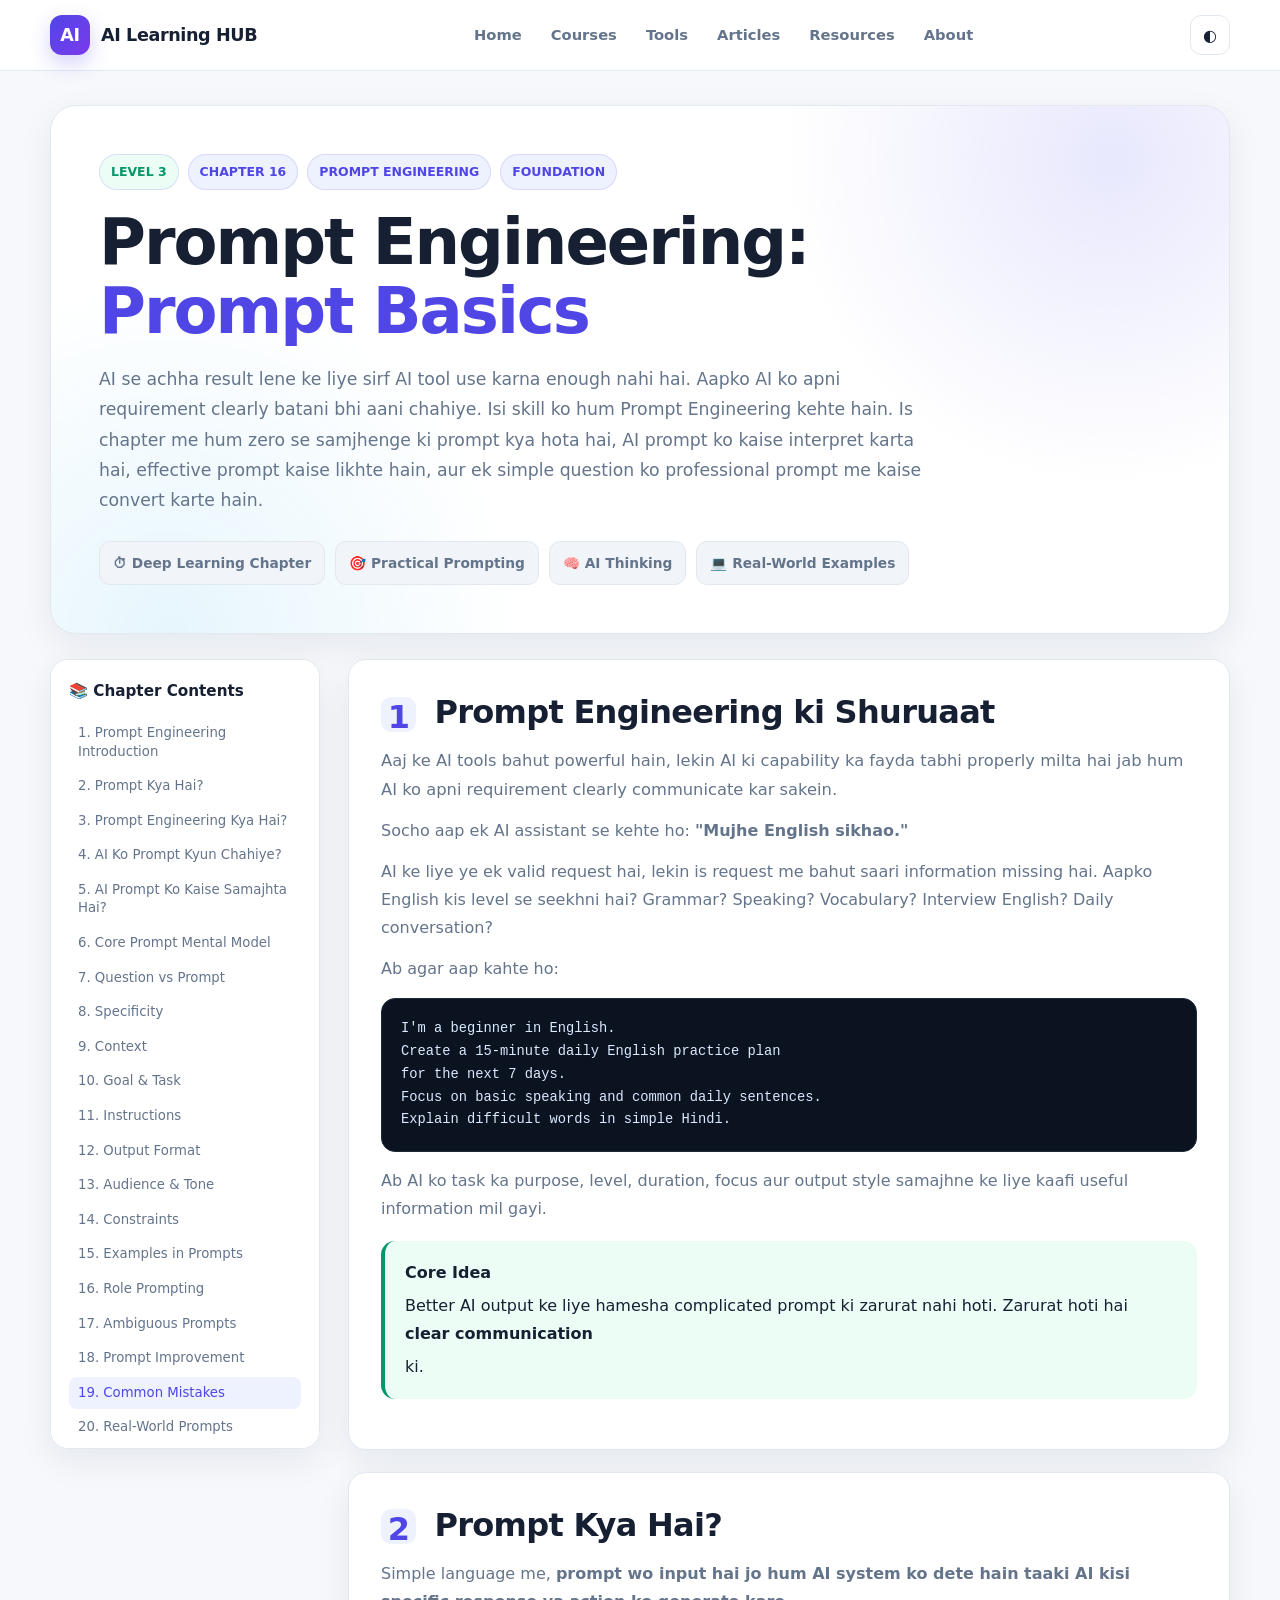
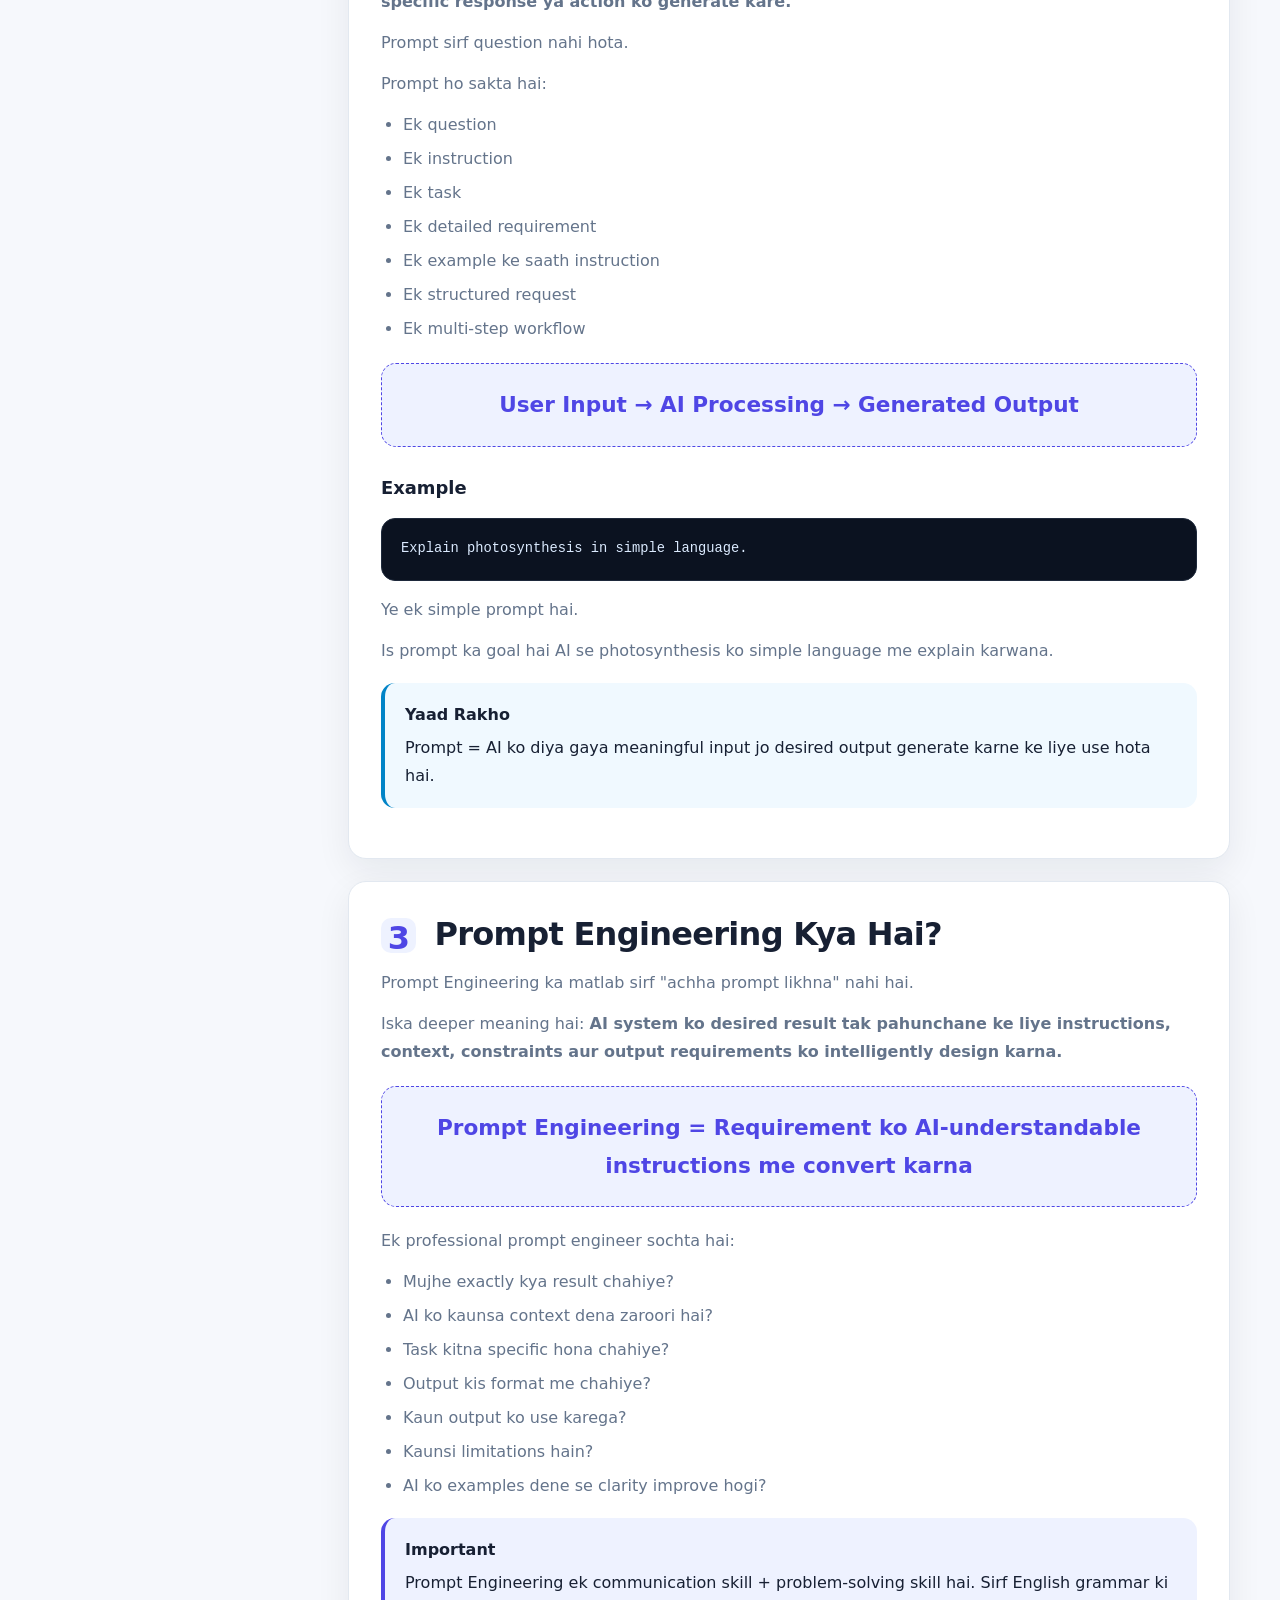
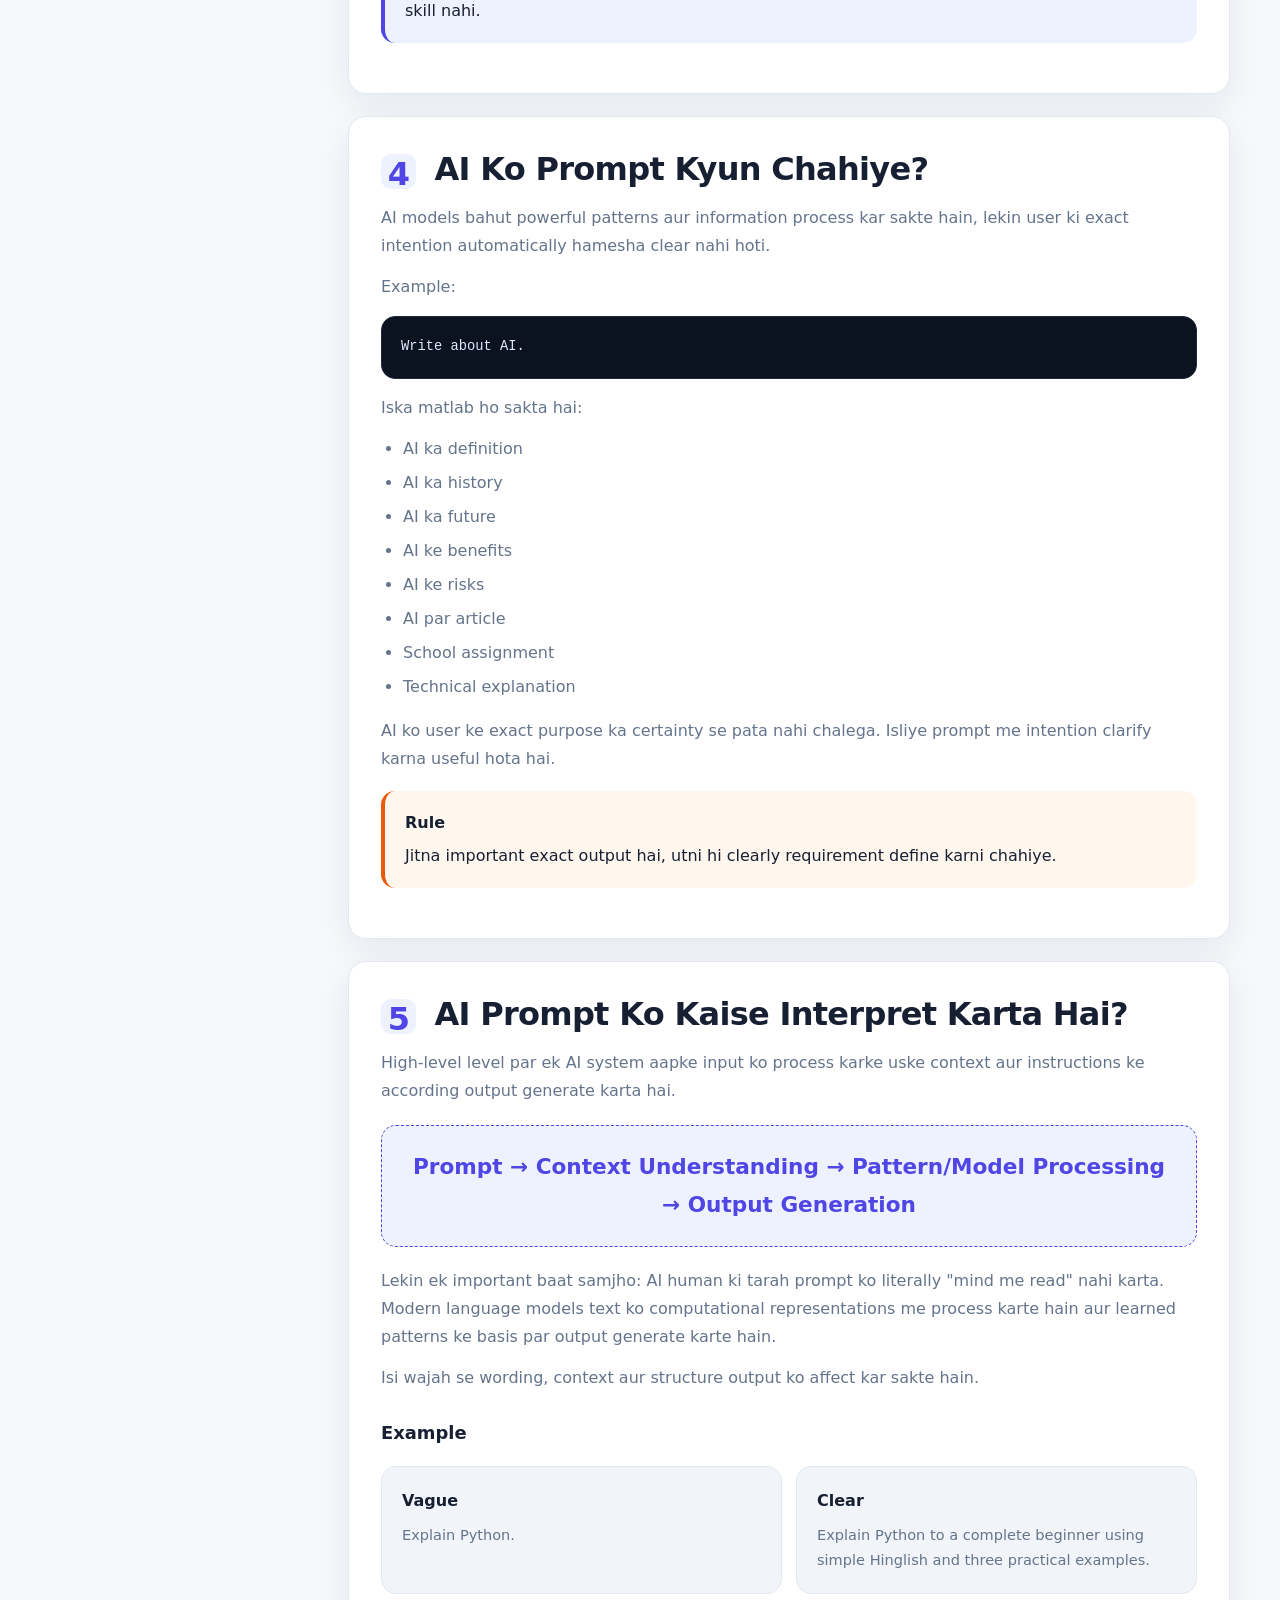
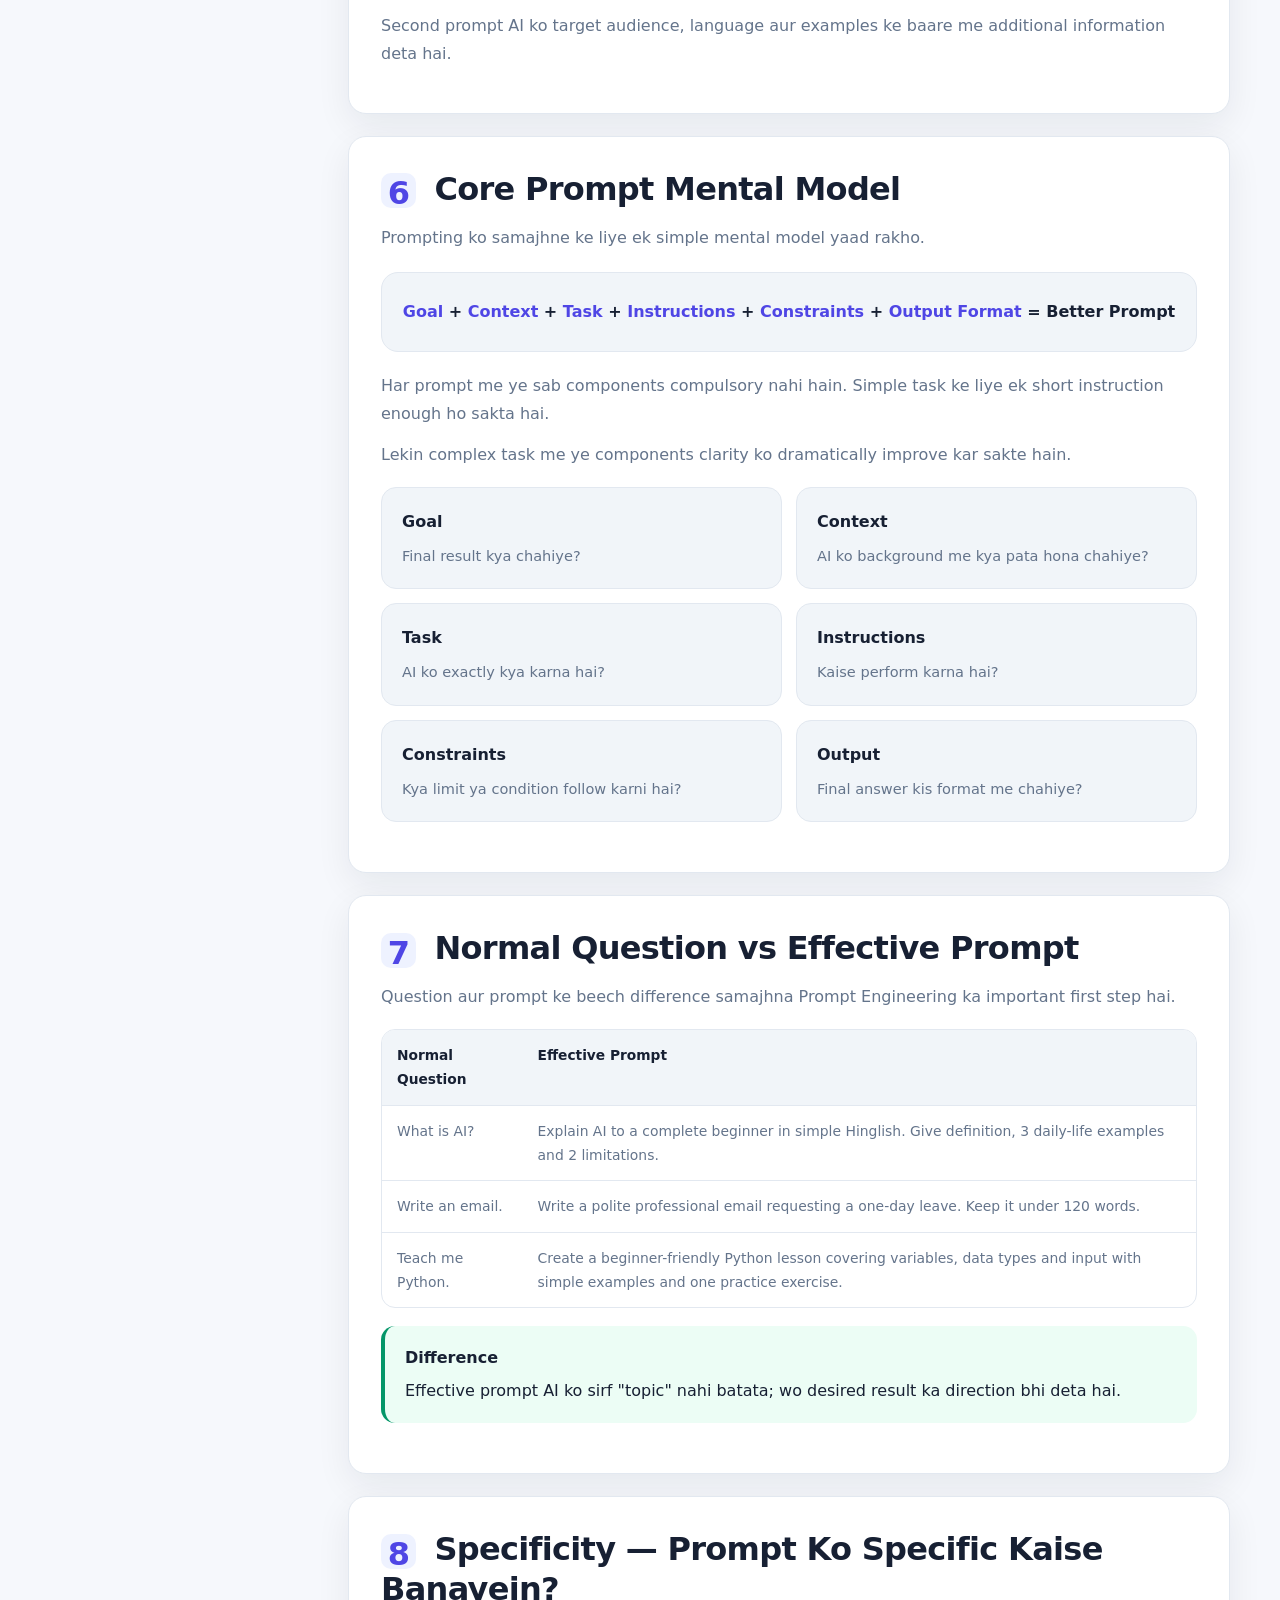
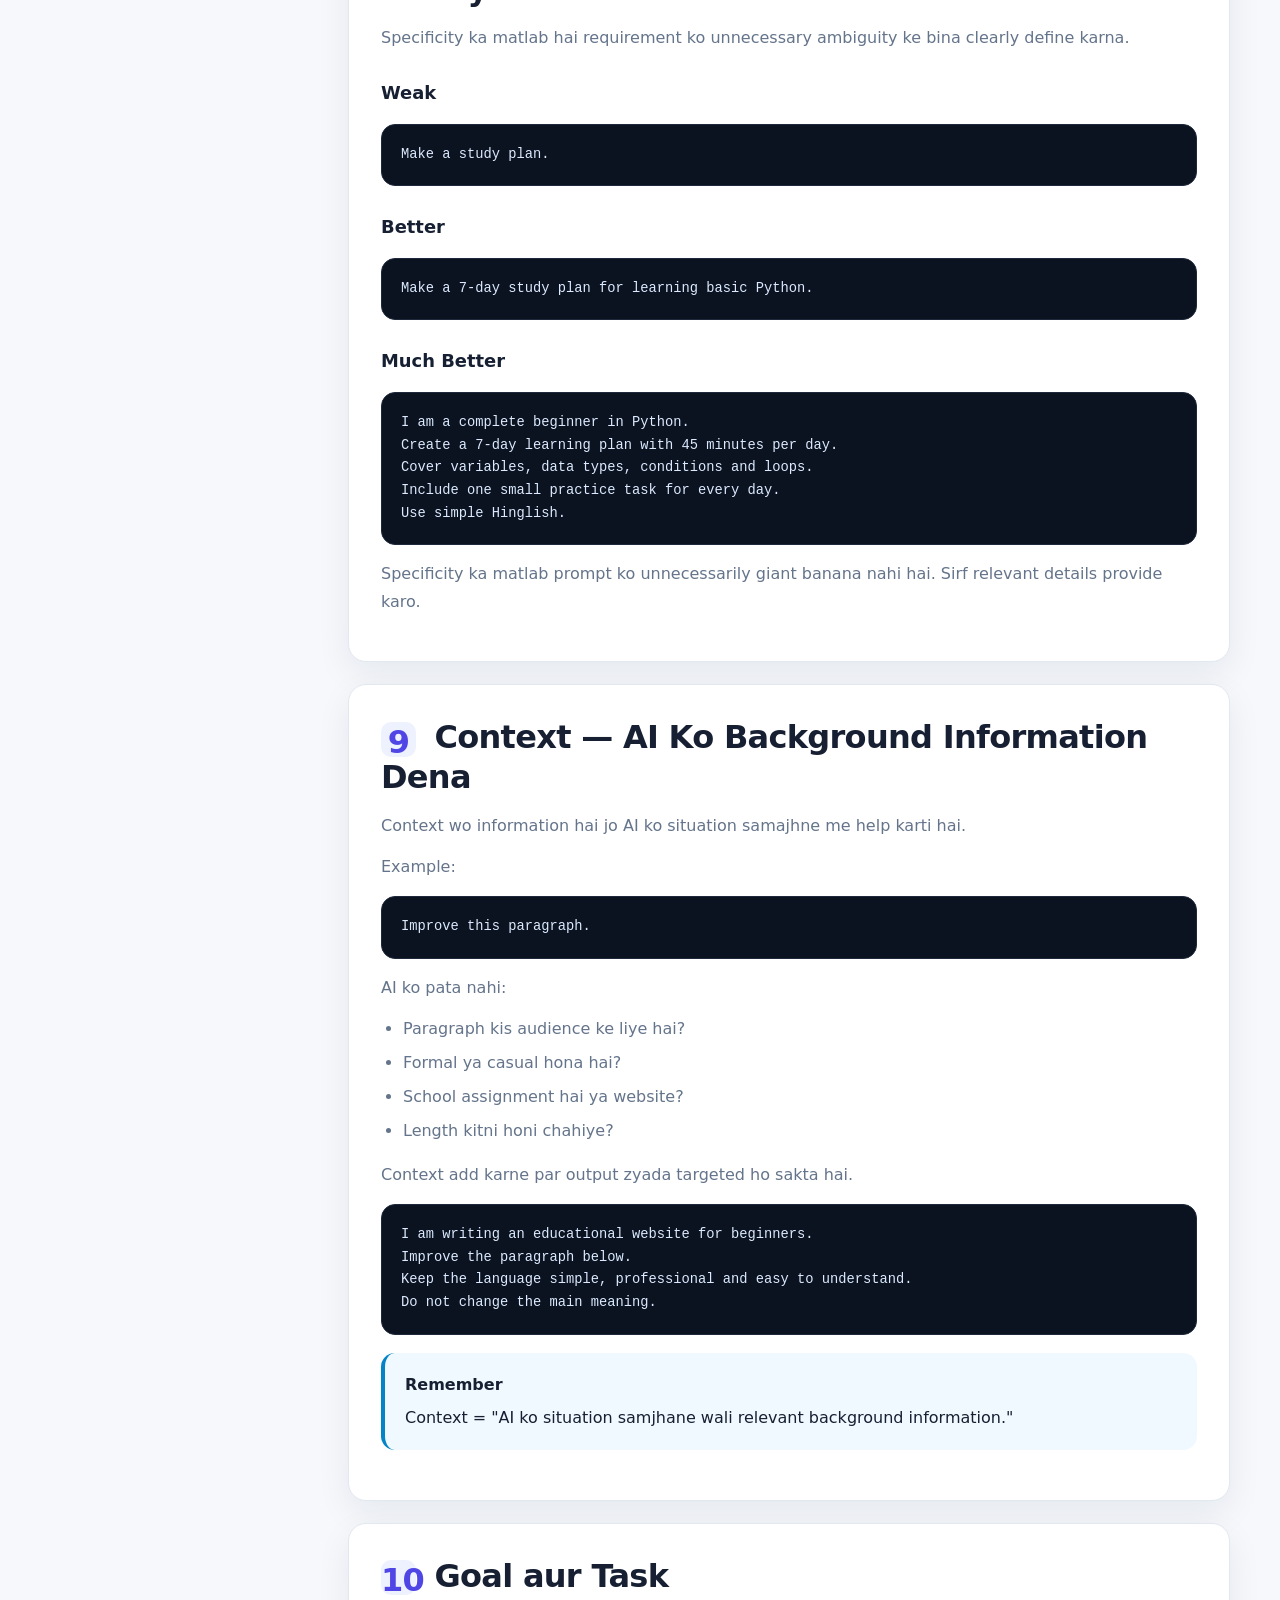
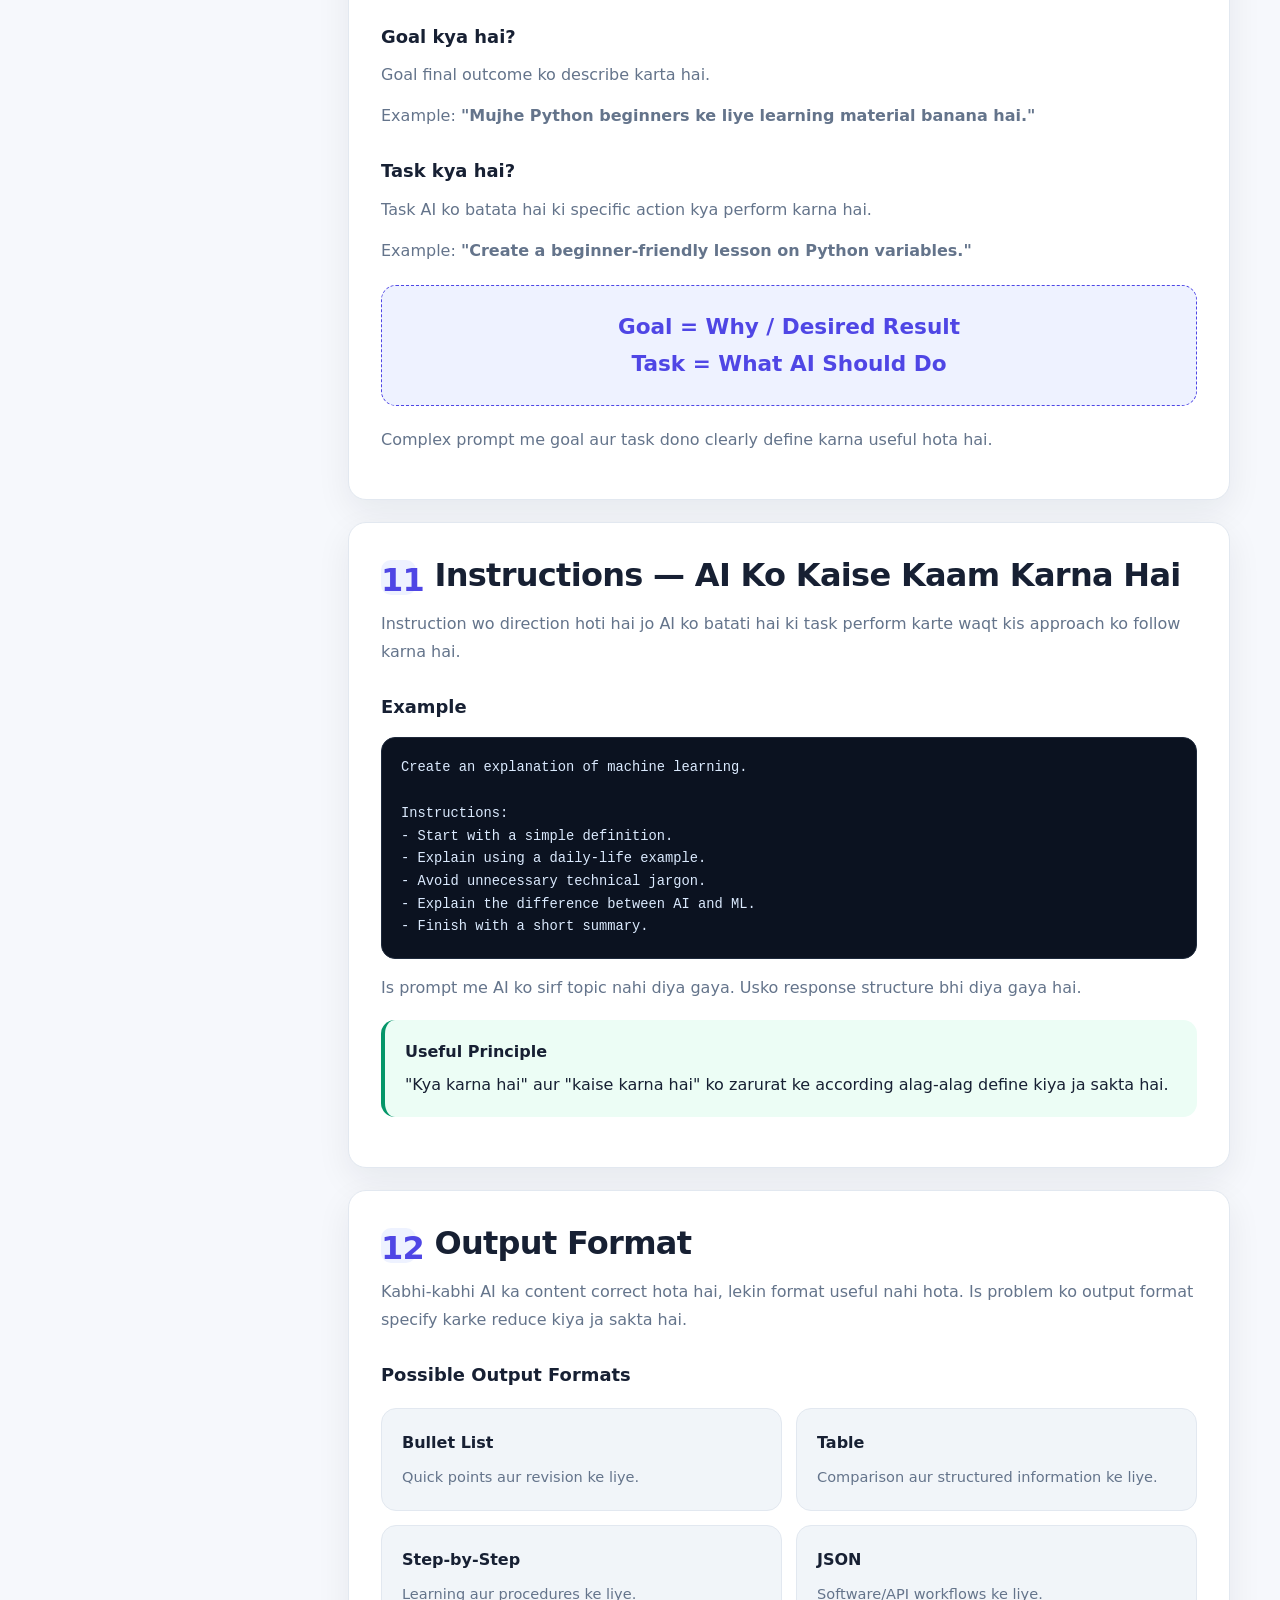
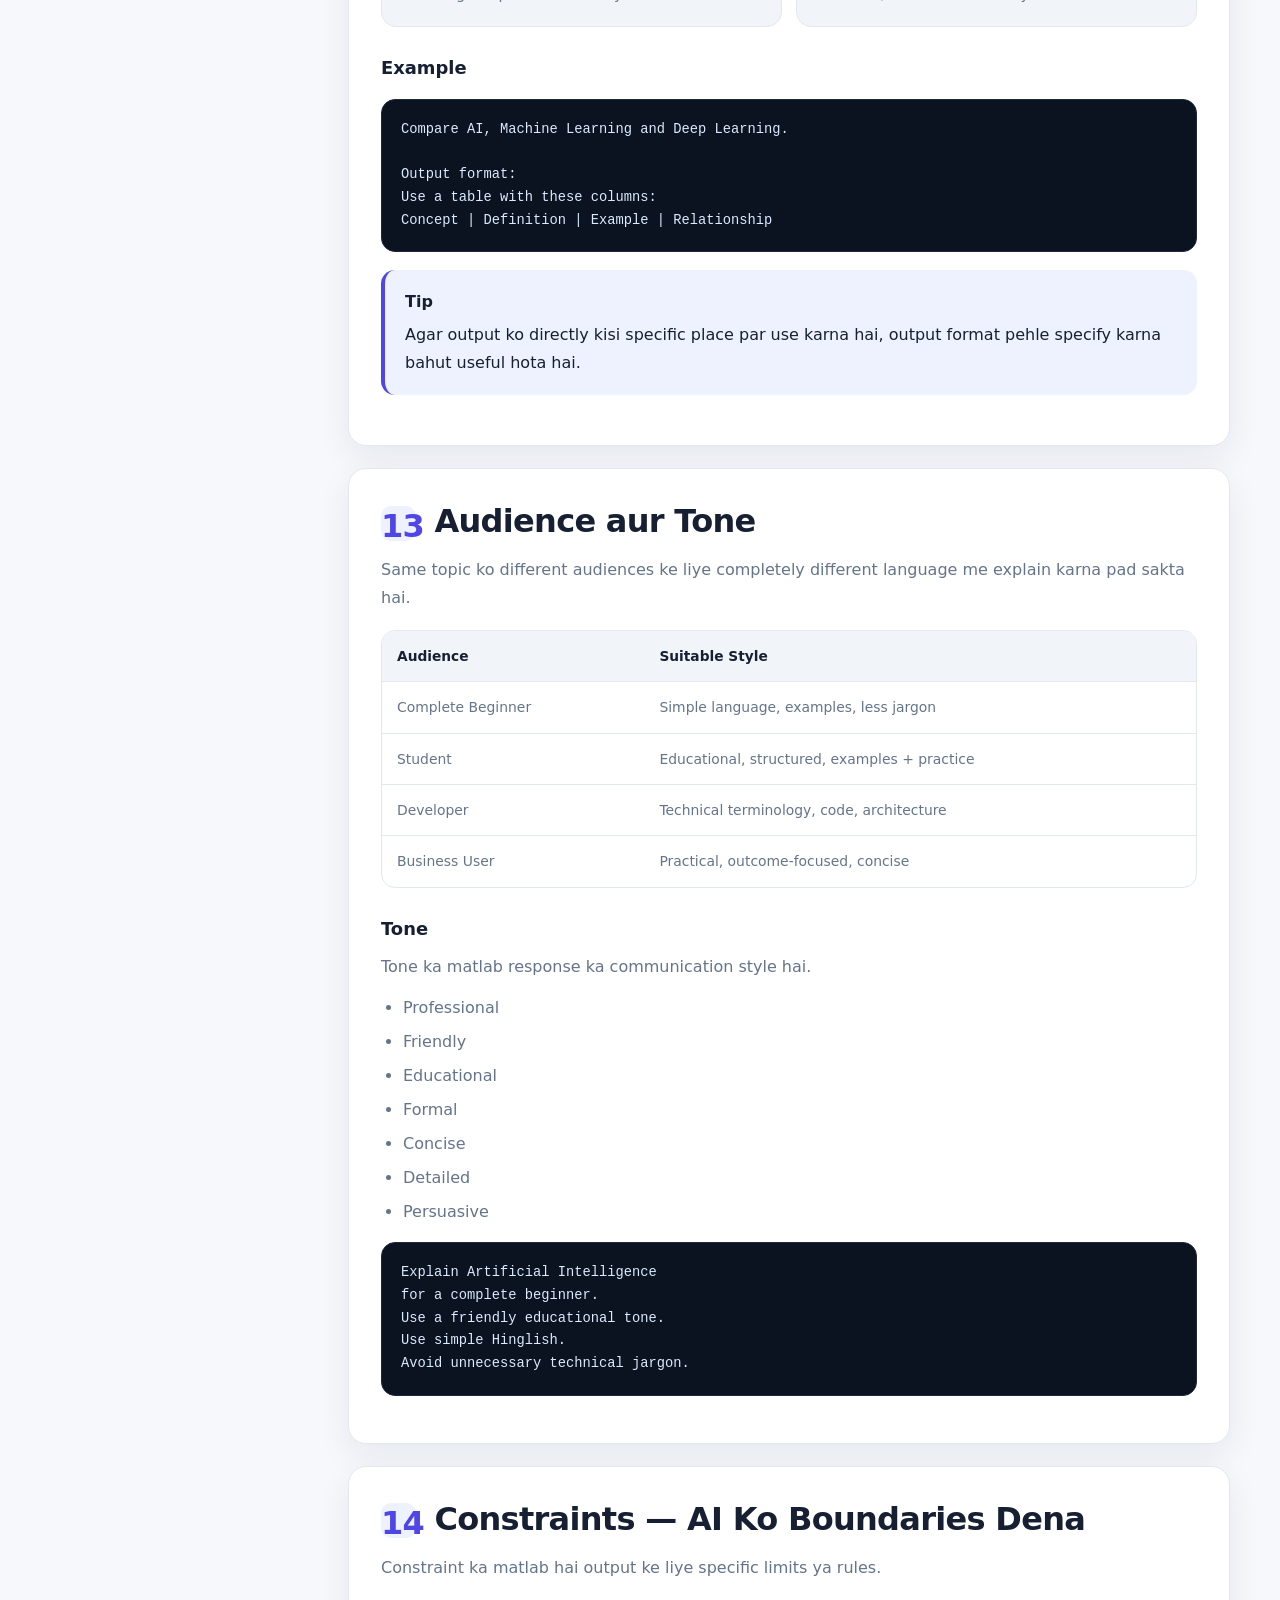
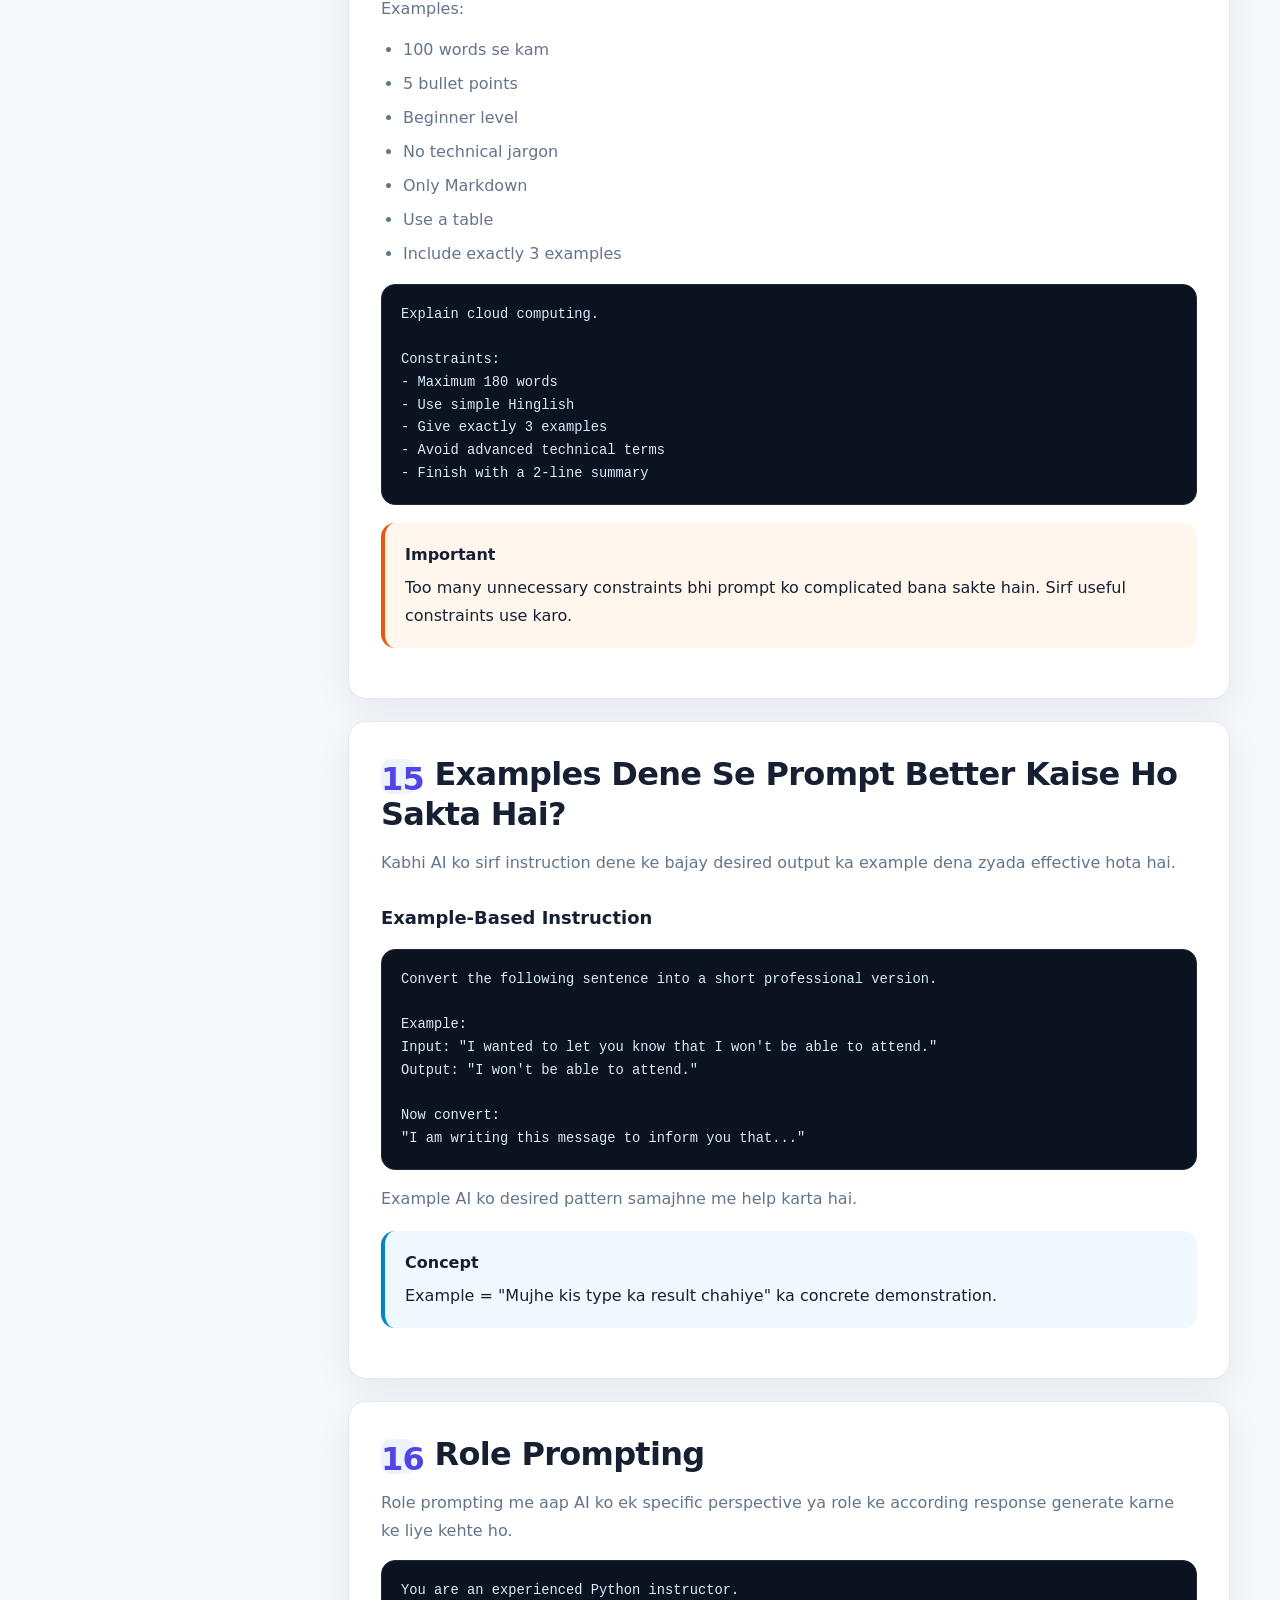
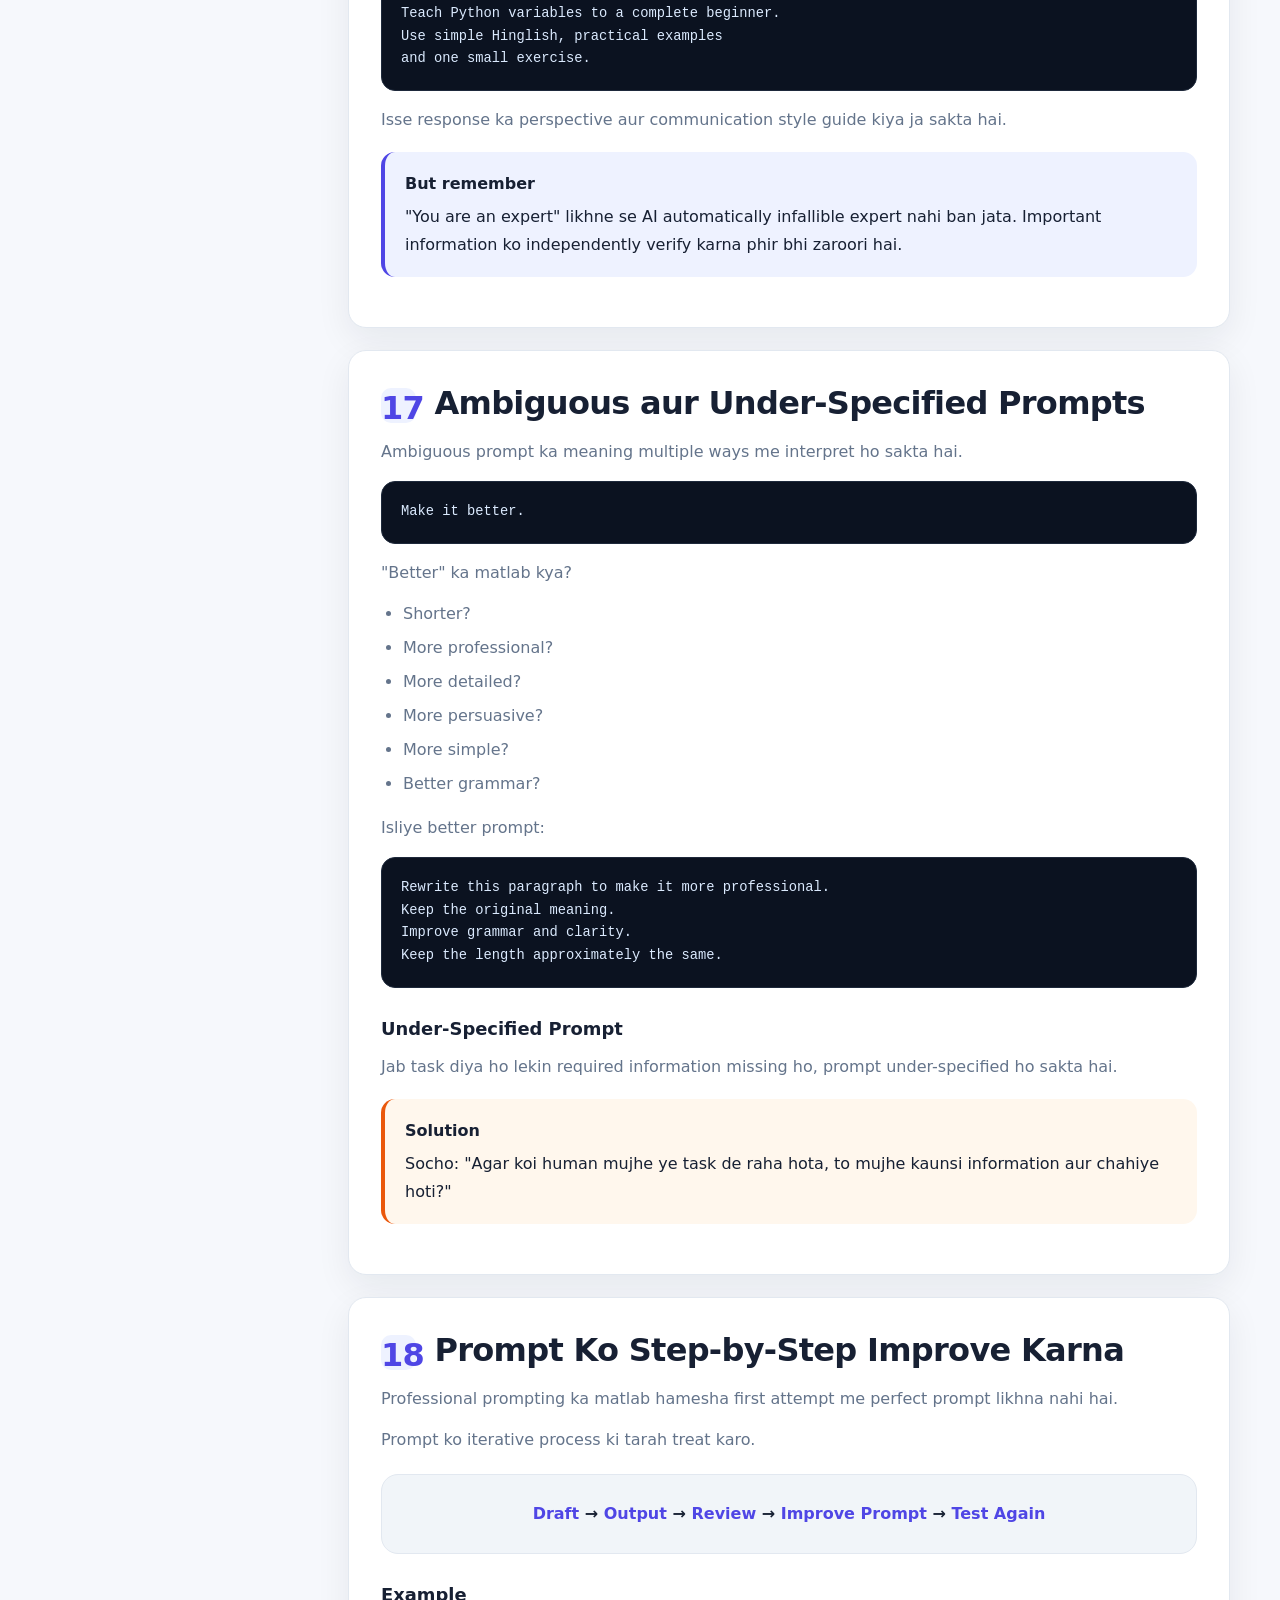
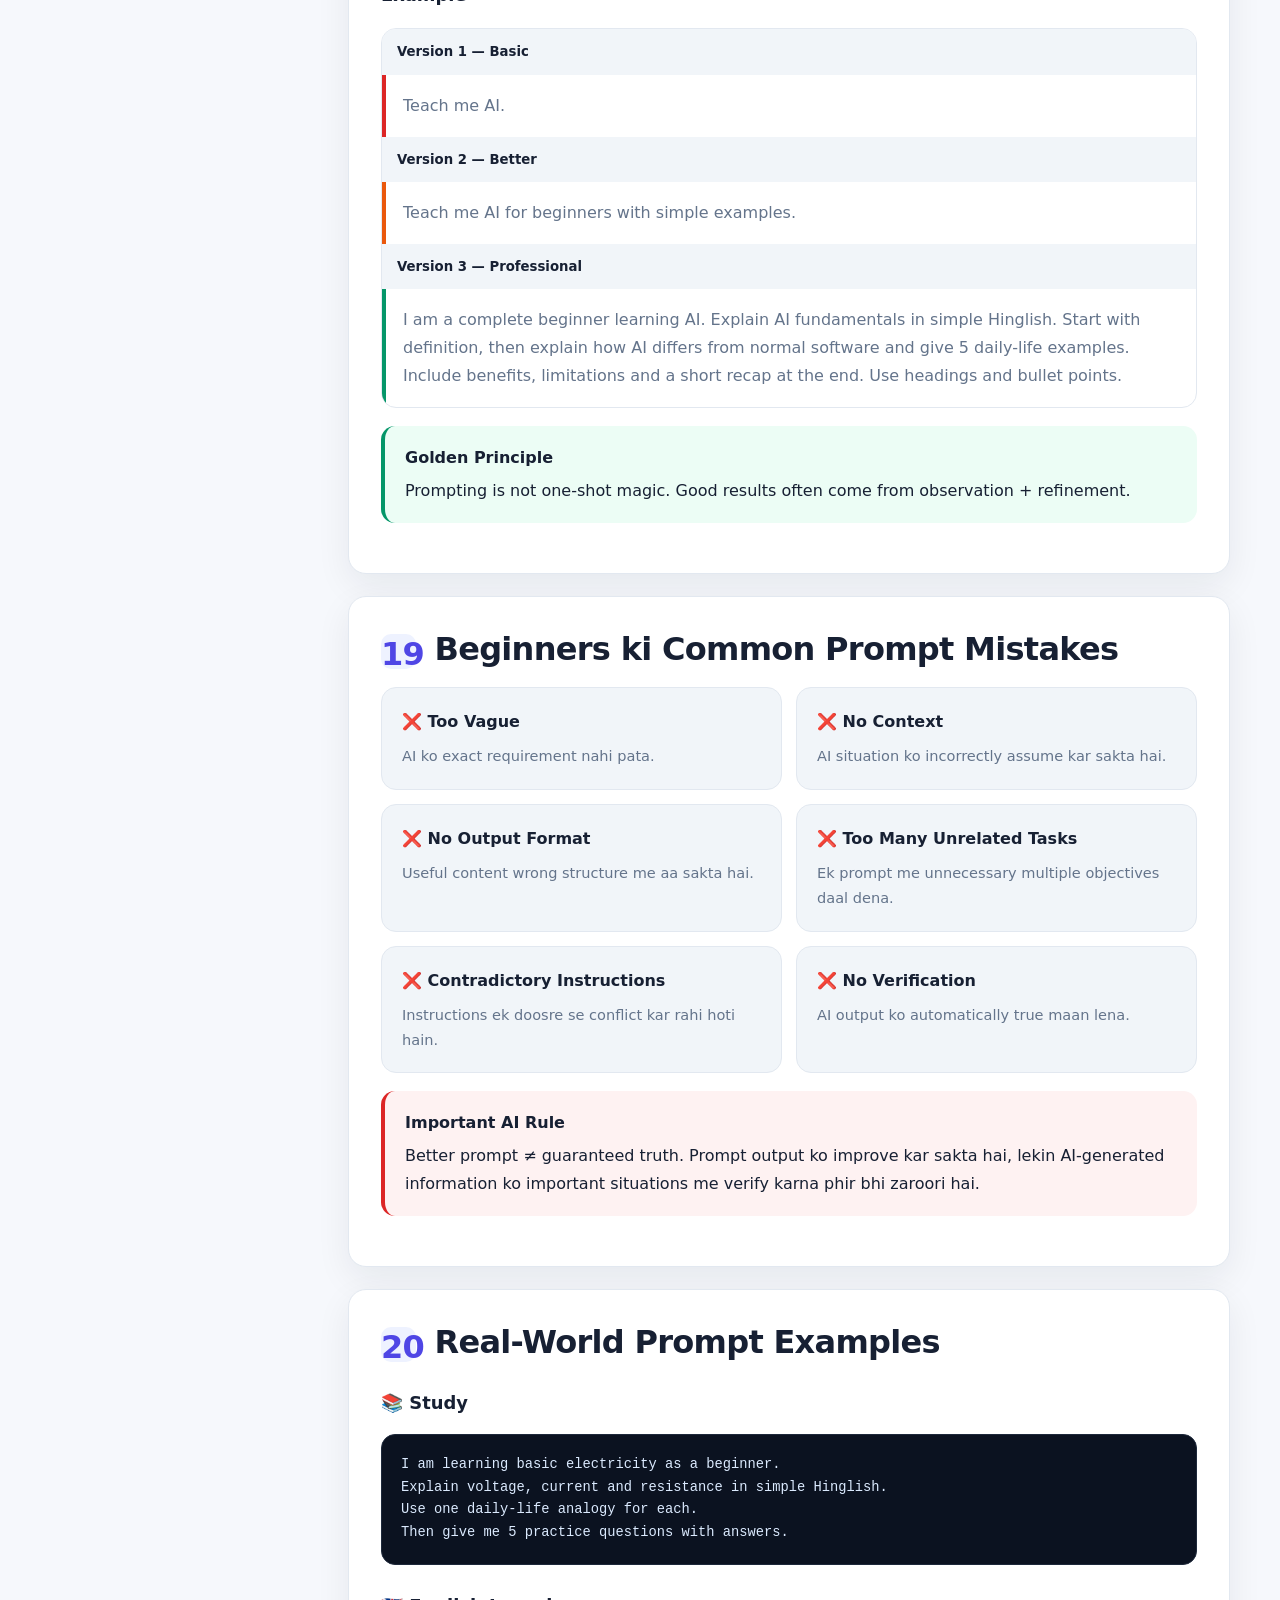
<file: chapters/chapter-16.html>
<!DOCTYPE html>
<html lang="en">

<head>
    <meta charset="UTF-8">

    <meta name="viewport" content="width=device-width, initial-scale=1.0, viewport-fit=cover">

    <title>Chapter 16: Prompt Engineering — Prompt Basics | AI Learning HUB</title>

    <meta name="description"
        content="Learn Prompt Engineering from the basics. Understand prompts, instructions, context, goals, tasks, constraints, output formats, prompt improvement, common mistakes, testing, and practical AI prompting with real-world examples.">

    <meta name="keywords"
        content="Prompt Engineering, Prompt Basics, AI Prompts, Prompt Writing, Learn Prompt Engineering, AI Learning HUB, ChatGPT Prompts, AI Course, Prompt Techniques">

    <meta name="author" content="AI Learning HUB">

    <meta name="robots" content="index, follow, max-image-preview:large">

    <meta name="theme-color" content="#ffffff">

    <meta property="og:type" content="article">
    <meta property="og:title" content="Chapter 16: Prompt Engineering — Prompt Basics">
    <meta property="og:description"
        content="A complete beginner-to-practical introduction to Prompt Engineering and effective AI prompting.">
    <meta property="og:site_name" content="AI Learning HUB">

    <link rel="canonical" href="chapters/chapter-16.html">

    <script type="application/ld+json">
  {
    "@context": "https://schema.org",
    "@type": "LearningResource",
    "name": "Chapter 16: Prompt Engineering — Prompt Basics",
    "description": "A complete educational chapter explaining Prompt Engineering, prompt structure, context, goals, tasks, instructions, constraints, output formats and practical prompt improvement.",
    "educationalLevel": "Beginner to Intermediate",
    "learningResourceType": "Course Chapter",
    "isPartOf": {
      "@type": "Course",
      "name": "AI Full Course",
      "provider": {
        "@type": "Organization",
        "name": "AI Learning HUB"
      }
    }
  }
  </script>

    <style>
        :root {
            --bg: #f6f8fc;
            --surface: #ffffff;
            --surface-2: #f1f5f9;
            --text: #172033;
            --muted: #64748b;
            --border: #e2e8f0;
            --primary: #4f46e5;
            --primary-dark: #3730a3;
            --primary-soft: #eef2ff;
            --green: #059669;
            --green-soft: #ecfdf5;
            --orange: #ea580c;
            --orange-soft: #fff7ed;
            --red: #dc2626;
            --red-soft: #fef2f2;
            --blue: #0284c7;
            --blue-soft: #f0f9ff;
            --shadow: 0 12px 35px rgba(15, 23, 42, .07);
            --radius: 18px;
            --max: 1180px;
        }

        [data-theme="dark"] {
            --bg: #0b1020;
            --surface: #111827;
            --surface-2: #172033;
            --text: #e5e7eb;
            --muted: #94a3b8;
            --border: #263246;
            --primary: #818cf8;
            --primary-dark: #a5b4fc;
            --primary-soft: #1d2440;
            --green: #34d399;
            --green-soft: #0d2921;
            --orange: #fb923c;
            --orange-soft: #2a1d12;
            --red: #f87171;
            --red-soft: #321619;
            --blue: #38bdf8;
            --blue-soft: #102b3b;
            --shadow: 0 14px 35px rgba(0, 0, 0, .22);
        }

        * {
            box-sizing: border-box;
            margin: 0;
            padding: 0;
        }

        html {
            scroll-behavior: smooth;
            scroll-padding-top: 90px;
        }

        body {
            font-family:
                Inter,
                ui-sans-serif,
                system-ui,
                -apple-system,
                BlinkMacSystemFont,
                "Segoe UI",
                sans-serif;
            background: var(--bg);
            color: var(--text);
            line-height: 1.75;
            overflow-x: hidden;
        }

        img,
        svg {
            max-width: 100%;
        }

        button,
        a {
            -webkit-tap-highlight-color: transparent;
        }

        a {
            color: inherit;
        }

        .progress-bar {
            position: fixed;
            top: 0;
            left: 0;
            width: 0;
            height: 4px;
            background: linear-gradient(90deg, #4f46e5, #7c3aed, #0284c7);
            z-index: 9999;
        }

        /* ================= NAVBAR ================= */

        .navbar {
            position: sticky;
            top: 0;
            z-index: 1000;
            background: color-mix(in srgb, var(--surface) 94%, transparent);
            backdrop-filter: blur(14px);
            -webkit-backdrop-filter: blur(14px);
            border-bottom: 1px solid var(--border);
        }

        .nav-inner {
            width: min(100% - 32px, var(--max));
            min-height: 70px;
            margin: auto;
            display: flex;
            align-items: center;
            justify-content: space-between;
            gap: 20px;
        }

        .brand {
            text-decoration: none;
            display: inline-flex;
            align-items: center;
            gap: 11px;
            font-weight: 800;
            font-size: 1.1rem;
            letter-spacing: -.4px;
            white-space: nowrap;
        }

        .brand-logo {
            width: 40px;
            height: 40px;
            border-radius: 12px;
            display: grid;
            place-items: center;
            color: white;
            background: linear-gradient(135deg, #4f46e5, #7c3aed);
            box-shadow: 0 8px 20px rgba(79, 70, 229, .25);
            font-weight: 900;
        }

        .nav-links {
            display: flex;
            align-items: center;
            gap: 5px;
        }

        .nav-links a {
            text-decoration: none;
            color: var(--muted);
            padding: 9px 12px;
            border-radius: 10px;
            font-size: .92rem;
            font-weight: 600;
        }

        .nav-links a:hover {
            color: var(--primary);
            background: var(--primary-soft);
        }

        .nav-actions {
            display: flex;
            align-items: center;
            gap: 8px;
        }

        .icon-btn {
            width: 40px;
            height: 40px;
            border: 1px solid var(--border);
            background: var(--surface);
            color: var(--text);
            border-radius: 11px;
            cursor: pointer;
            display: grid;
            place-items: center;
            font-size: 1rem;
        }

        .icon-btn:hover {
            border-color: var(--primary);
            color: var(--primary);
        }

        .menu-btn {
            display: none;
        }

        /* ================= HERO ================= */

        .hero {
            width: min(100% - 32px, var(--max));
            margin: 34px auto 25px;
            padding: 48px;
            border: 1px solid var(--border);
            border-radius: 26px;
            background:
                radial-gradient(circle at 90% 10%, rgba(99, 102, 241, .15), transparent 28%),
                radial-gradient(circle at 10% 100%, rgba(14, 165, 233, .10), transparent 30%),
                var(--surface);
            box-shadow: var(--shadow);
        }

        .badge-row {
            display: flex;
            flex-wrap: wrap;
            gap: 9px;
            margin-bottom: 18px;
        }

        .badge {
            display: inline-flex;
            align-items: center;
            gap: 6px;
            padding: 6px 11px;
            border-radius: 999px;
            font-size: .78rem;
            font-weight: 800;
            background: var(--primary-soft);
            color: var(--primary);
            border: 1px solid color-mix(in srgb, var(--primary) 15%, transparent);
        }

        .badge.level {
            background: var(--green-soft);
            color: var(--green);
        }

        .hero h1 {
            max-width: 900px;
            font-size: clamp(2rem, 5vw, 4rem);
            line-height: 1.08;
            letter-spacing: -2px;
            margin-bottom: 18px;
        }

        .hero h1 span {
            color: var(--primary);
        }

        .hero-description {
            max-width: 850px;
            color: var(--muted);
            font-size: 1.08rem;
        }

        .hero-info {
            display: flex;
            flex-wrap: wrap;
            gap: 10px;
            margin-top: 26px;
        }

        .info-chip {
            border: 1px solid var(--border);
            background: var(--surface-2);
            padding: 9px 13px;
            border-radius: 11px;
            color: var(--muted);
            font-size: .86rem;
            font-weight: 650;
        }

        /* ================= LAYOUT ================= */

        .page-layout {
            width: min(100% - 32px, var(--max));
            margin: 0 auto 60px;
            display: grid;
            grid-template-columns: 270px minmax(0, 1fr);
            gap: 28px;
            align-items: start;
        }

        .toc {
            position: sticky;
            top: 92px;
            max-height: calc(100vh - 110px);
            overflow-y: auto;
            padding: 18px;
            border: 1px solid var(--border);
            background: var(--surface);
            border-radius: 18px;
            box-shadow: var(--shadow);
        }

        .toc-title {
            font-weight: 800;
            margin-bottom: 12px;
            font-size: .95rem;
        }

        .toc a {
            display: block;
            text-decoration: none;
            color: var(--muted);
            font-size: .83rem;
            line-height: 1.4;
            padding: 7px 9px;
            border-radius: 8px;
            margin-bottom: 2px;
        }

        .toc a:hover,
        .toc a.active {
            color: var(--primary);
            background: var(--primary-soft);
        }

        .content {
            min-width: 0;
        }

        .section {
            background: var(--surface);
            border: 1px solid var(--border);
            border-radius: var(--radius);
            padding: 32px;
            margin-bottom: 22px;
            box-shadow: var(--shadow);
            scroll-margin-top: 90px;
        }

        .section h2 {
            font-size: clamp(1.45rem, 3vw, 2rem);
            line-height: 1.25;
            margin-bottom: 15px;
            letter-spacing: -.7px;
        }

        .section h3 {
            font-size: 1.12rem;
            margin: 25px 0 9px;
        }

        .section p {
            color: var(--muted);
            margin-bottom: 13px;
        }

        .section ul,
        .section ol {
            padding-left: 22px;
            color: var(--muted);
            margin: 10px 0 16px;
        }

        .section li {
            margin: 6px 0;
        }

        .lead {
            font-size: 1.02rem;
        }

        .number {
            display: inline-grid;
            place-items: center;
            width: 35px;
            height: 35px;
            border-radius: 10px;
            background: var(--primary-soft);
            color: var(--primary);
            font-weight: 900;
            margin-right: 8px;
            vertical-align: middle;
        }

        /* ================= SPECIAL BOXES ================= */

        .callout {
            padding: 18px 20px;
            border-radius: 14px;
            border-left: 4px solid var(--primary);
            background: var(--primary-soft);
            margin: 18px 0;
        }

        .callout strong {
            display: block;
            margin-bottom: 5px;
        }

        .success {
            border-left-color: var(--green);
            background: var(--green-soft);
        }

        .warning {
            border-left-color: var(--orange);
            background: var(--orange-soft);
        }

        .danger {
            border-left-color: var(--red);
            background: var(--red-soft);
        }

        .blue {
            border-left-color: var(--blue);
            background: var(--blue-soft);
        }

        .formula {
            padding: 22px;
            margin: 20px 0;
            border: 1px dashed var(--primary);
            border-radius: 15px;
            background: var(--primary-soft);
            text-align: center;
            font-size: clamp(1rem, 3vw, 1.35rem);
            font-weight: 800;
            color: var(--primary);
            overflow-wrap: anywhere;
        }

        .code-box {
            background: #0b1220;
            color: #dbeafe;
            border-radius: 14px;
            padding: 19px;
            margin: 15px 0;
            overflow-x: auto;
            border: 1px solid #1e293b;
        }

        .code-box pre {
            white-space: pre-wrap;
            word-break: break-word;
            font-family:
                ui-monospace,
                SFMono-Regular,
                Menlo,
                Monaco,
                Consolas,
                monospace;
            font-size: .86rem;
            line-height: 1.65;
        }

        .label {
            display: inline-block;
            font-size: .72rem;
            font-weight: 900;
            text-transform: uppercase;
            letter-spacing: .6px;
            margin-bottom: 7px;
            color: var(--primary);
        }

        /* ================= GRID ================= */

        .grid {
            display: grid;
            grid-template-columns: repeat(2, minmax(0, 1fr));
            gap: 14px;
            margin: 18px 0;
        }

        .card {
            padding: 20px;
            border: 1px solid var(--border);
            border-radius: 15px;
            background: var(--surface-2);
        }

        .card h3 {
            margin: 0 0 7px;
            font-size: 1rem;
        }

        .card p {
            margin: 0;
            font-size: .91rem;
        }

        /* ================= COMPARISON ================= */

        .compare {
            overflow-x: auto;
            margin: 18px 0;
            border: 1px solid var(--border);
            border-radius: 14px;
        }

        table {
            width: 100%;
            border-collapse: collapse;
            min-width: 620px;
        }

        th,
        td {
            padding: 13px 15px;
            border-bottom: 1px solid var(--border);
            text-align: left;
            vertical-align: top;
        }

        th {
            background: var(--surface-2);
            font-size: .86rem;
        }

        td {
            color: var(--muted);
            font-size: .87rem;
        }

        tr:last-child td {
            border-bottom: 0;
        }

        /* ================= PROMPT LAB ================= */

        .prompt-example {
            border: 1px solid var(--border);
            border-radius: 15px;
            overflow: hidden;
            margin: 18px 0;
        }

        .prompt-head {
            padding: 11px 15px;
            background: var(--surface-2);
            font-weight: 800;
            font-size: .83rem;
        }

        .prompt-body {
            padding: 17px;
        }

        .bad {
            border-left: 4px solid var(--red);
        }

        .better {
            border-left: 4px solid var(--orange);
        }

        .pro {
            border-left: 4px solid var(--green);
        }

        .prompt-body p {
            margin: 0;
            color: var(--muted);
        }

        /* ================= CHECKLIST ================= */

        .checklist {
            display: grid;
            gap: 9px;
            margin: 17px 0;
        }

        .check-item {
            display: flex;
            align-items: flex-start;
            gap: 10px;
            padding: 12px 14px;
            border: 1px solid var(--border);
            border-radius: 11px;
            background: var(--surface-2);
        }

        .check-icon {
            color: var(--green);
            font-weight: 900;
        }

        /* ================= QUIZ ================= */

        .quiz-question {
            padding: 18px;
            border: 1px solid var(--border);
            border-radius: 14px;
            margin-bottom: 14px;
            background: var(--surface-2);
        }

        .quiz-question h3 {
            margin: 0 0 12px;
            font-size: 1rem;
        }

        .quiz-option {
            display: block;
            width: 100%;
            border: 1px solid var(--border);
            background: var(--surface);
            color: var(--text);
            text-align: left;
            padding: 11px 13px;
            border-radius: 10px;
            margin: 7px 0;
            cursor: pointer;
            font: inherit;
        }

        .quiz-option:hover {
            border-color: var(--primary);
            background: var(--primary-soft);
        }

        .quiz-option.correct {
            border-color: var(--green);
            background: var(--green-soft);
        }

        .quiz-option.wrong {
            border-color: var(--red);
            background: var(--red-soft);
        }

        .quiz-result {
            display: none;
            padding: 18px;
            margin-top: 15px;
            border-radius: 13px;
            background: var(--primary-soft);
            color: var(--primary);
            font-weight: 750;
        }

        .quiz-submit {
            border: 0;
            border-radius: 11px;
            padding: 12px 18px;
            background: var(--primary);
            color: white;
            cursor: pointer;
            font-weight: 800;
            font-size: .92rem;
        }

        .quiz-submit:hover {
            background: var(--primary-dark);
        }

        /* ================= SUMMARY ================= */

        .summary-box {
            background:
                linear-gradient(135deg, var(--primary-soft), var(--surface));
            border: 1px solid color-mix(in srgb, var(--primary) 25%, var(--border));
        }

        .mental-model {
            text-align: center;
            padding: 25px 15px;
            margin: 20px 0;
            border-radius: 17px;
            border: 1px solid var(--border);
            background: var(--surface-2);
            font-weight: 850;
            overflow-wrap: anywhere;
        }

        .mental-model span {
            color: var(--primary);
        }

        /* ================= BACK TOP ================= */

        .back-top {
            position: fixed;
            right: 20px;
            bottom: 20px;
            width: 44px;
            height: 44px;
            border: 1px solid var(--border);
            background: var(--surface);
            color: var(--text);
            border-radius: 12px;
            box-shadow: var(--shadow);
            cursor: pointer;
            opacity: 0;
            visibility: hidden;
            transform: translateY(10px);
            transition: .2s ease;
            z-index: 900;
        }

        .back-top.show {
            opacity: 1;
            visibility: visible;
            transform: translateY(0);
        }

        /* ================= FOOTER ================= */

        footer {
            border-top: 1px solid var(--border);
            background: var(--surface);
            padding: 32px 16px;
            text-align: center;
        }

        footer p {
            color: var(--muted);
            font-size: .88rem;
            margin: 4px 0;
        }

        /* ================= RESPONSIVE ================= */

        @media (max-width: 950px) {
            .nav-links {
                position: absolute;
                top: 70px;
                left: 16px;
                right: 16px;
                display: none;
                flex-direction: column;
                align-items: stretch;
                padding: 12px;
                background: var(--surface);
                border: 1px solid var(--border);
                border-radius: 14px;
                box-shadow: var(--shadow);
            }

            .nav-links.open {
                display: flex;
            }

            .nav-links a {
                padding: 11px 12px;
            }

            .menu-btn {
                display: grid;
            }

            .page-layout {
                grid-template-columns: 1fr;
            }

            /*
        IMPORTANT:
        Mobile/tablet TOC is NOT sticky/fixed.
        This prevents scroll overlap bugs.
      */
            .toc {
                position: static;
                top: auto;
                max-height: none;
                overflow: visible;
            }

            .toc a {
                display: inline-block;
                margin-right: 4px;
            }
        }

        @media (max-width: 680px) {
            .nav-inner {
                min-height: 62px;
                width: min(100% - 20px, var(--max));
            }

            .nav-links {
                top: 62px;
                left: 10px;
                right: 10px;
            }

            .brand-logo {
                width: 36px;
                height: 36px;
            }

            .brand {
                font-size: .98rem;
            }

            .hero {
                width: min(100% - 20px, var(--max));
                margin-top: 18px;
                padding: 28px 20px;
                border-radius: 20px;
            }

            .hero h1 {
                letter-spacing: -1.2px;
            }

            .hero-description {
                font-size: .96rem;
            }

            .page-layout {
                width: min(100% - 20px, var(--max));
                gap: 16px;
            }

            .section {
                padding: 22px 18px;
                border-radius: 15px;
            }

            .grid {
                grid-template-columns: 1fr;
            }

            .toc {
                padding: 15px;
            }

            .toc a {
                display: block;
            }

            .back-top {
                right: 14px;
                bottom: 14px;
            }
        }

        @media (max-width: 430px) {
            .nav-actions {
                gap: 5px;
            }

            .icon-btn {
                width: 36px;
                height: 36px;
            }

            .hero-info {
                display: grid;
                grid-template-columns: 1fr;
            }

            .section {
                padding: 19px 15px;
            }

            .formula {
                padding: 17px 12px;
            }

            .section h2 {
                font-size: 1.38rem;
            }
        }

        @media (prefers-reduced-motion: reduce) {
            html {
                scroll-behavior: auto;
            }

            * {
                transition: none !important;
            }
        }
    </style>
</head>

<body>

    <div class="progress-bar" id="progressBar"></div>

    <!-- ================= NAVBAR ================= -->

    <header class="navbar">
        <div class="nav-inner">

            <a href="../index.html" class="brand" aria-label="AI Learning HUB Home">
                <span class="brand-logo">AI</span>
                <span>AI Learning HUB</span>
            </a>

            <nav class="nav-links" id="navLinks" aria-label="Main navigation">
                <a href="../index.html">Home</a>
                <a href="../index.html#courses">Courses</a>
                <a href="../index.html#tools">Tools</a>
                <a href="../index.html#articles">Articles</a>
                <a href="../index.html#resources">Resources</a>
                <a href="../index.html#about">About</a>
            </nav>

            <div class="nav-actions">
                <button class="icon-btn" id="themeBtn" type="button" aria-label="Toggle dark mode">
                    ◐
                </button>

                <button class="icon-btn menu-btn" id="menuBtn" type="button" aria-label="Open navigation menu"
                    aria-expanded="false">
                    ☰
                </button>
            </div>

        </div>
    </header>


    <!-- ================= HERO ================= -->

    <main>

        <section class="hero">

            <div class="badge-row">
                <span class="badge level">LEVEL 3</span>
                <span class="badge">CHAPTER 16</span>
                <span class="badge">PROMPT ENGINEERING</span>
                <span class="badge">FOUNDATION</span>
            </div>

            <h1>
                Prompt Engineering:
                <span>Prompt Basics</span>
            </h1>

            <p class="hero-description">
                AI se achha result lene ke liye sirf AI tool use karna enough nahi hai.
                Aapko AI ko apni requirement clearly batani bhi aani chahiye.
                Isi skill ko hum Prompt Engineering kehte hain.
                Is chapter me hum zero se samjhenge ki prompt kya hota hai,
                AI prompt ko kaise interpret karta hai, effective prompt kaise likhte hain,
                aur ek simple question ko professional prompt me kaise convert karte hain.
            </p>

            <div class="hero-info">
                <span class="info-chip">⏱ Deep Learning Chapter</span>
                <span class="info-chip">🎯 Practical Prompting</span>
                <span class="info-chip">🧠 AI Thinking</span>
                <span class="info-chip">💻 Real-World Examples</span>
            </div>

        </section>


        <!-- ================= PAGE LAYOUT ================= -->

        <div class="page-layout">

            <!-- TOC -->

            <aside class="toc" aria-label="Chapter contents">

                <div class="toc-title">📚 Chapter Contents</div>

                <a href="#intro">1. Prompt Engineering Introduction</a>
                <a href="#prompt">2. Prompt Kya Hai?</a>
                <a href="#engineering">3. Prompt Engineering Kya Hai?</a>
                <a href="#need">4. AI Ko Prompt Kyun Chahiye?</a>
                <a href="#interpret">5. AI Prompt Ko Kaise Samajhta Hai?</a>
                <a href="#mental-model">6. Core Prompt Mental Model</a>
                <a href="#question-vs-prompt">7. Question vs Prompt</a>
                <a href="#specificity">8. Specificity</a>
                <a href="#context">9. Context</a>
                <a href="#goal">10. Goal & Task</a>
                <a href="#instructions">11. Instructions</a>
                <a href="#output">12. Output Format</a>
                <a href="#audience">13. Audience & Tone</a>
                <a href="#constraints">14. Constraints</a>
                <a href="#examples">15. Examples in Prompts</a>
                <a href="#role">16. Role Prompting</a>
                <a href="#ambiguity">17. Ambiguous Prompts</a>
                <a href="#progressive">18. Prompt Improvement</a>
                <a href="#mistakes">19. Common Mistakes</a>
                <a href="#real-world">20. Real-World Prompts</a>
                <a href="#testing">21. Prompt Testing</a>
                <a href="#checklist">22. Prompt Quality Checklist</a>
                <a href="#practice">23. Practical Exercises</a>
                <a href="#quiz">24. Chapter Quiz</a>
                <a href="#summary">25. Final Summary</a>

            </aside>


            <!-- CONTENT -->

            <article class="content">


                <!-- ================= 1 ================= -->

                <section class="section" id="intro">

                    <h2>
                        <span class="number">1</span>
                        Prompt Engineering ki Shuruaat
                    </h2>

                    <p class="lead">
                        Aaj ke AI tools bahut powerful hain, lekin AI ki capability ka
                        fayda tabhi properly milta hai jab hum AI ko apni requirement
                        clearly communicate kar sakein.
                    </p>

                    <p>
                        Socho aap ek AI assistant se kehte ho:
                        <strong>"Mujhe English sikhao."</strong>
                    </p>

                    <p>
                        AI ke liye ye ek valid request hai, lekin is request me bahut
                        saari information missing hai. Aapko English kis level se seekhni hai?
                        Grammar? Speaking? Vocabulary? Interview English?
                        Daily conversation?
                    </p>

                    <p>
                        Ab agar aap kahte ho:
                    </p>

                    <div class="code-box">
                        <pre>I'm a beginner in English.
Create a 15-minute daily English practice plan
for the next 7 days.
Focus on basic speaking and common daily sentences.
Explain difficult words in simple Hindi.</pre>
                    </div>

                    <p>
                        Ab AI ko task ka purpose, level, duration, focus aur output style
                        samajhne ke liye kaafi useful information mil gayi.
                    </p>

                    <div class="callout success">
                        <strong>Core Idea</strong>
                        Better AI output ke liye hamesha complicated prompt ki zarurat nahi
                        hoti. Zarurat hoti hai <strong>clear communication</strong> ki.
                    </div>

                </section>


                <!-- ================= 2 ================= -->

                <section class="section" id="prompt">

                    <h2>
                        <span class="number">2</span>
                        Prompt Kya Hai?
                    </h2>

                    <p>
                        Simple language me, <strong>prompt wo input hai jo hum AI system
                            ko dete hain taaki AI kisi specific response ya action ko generate
                            kare.</strong>
                    </p>

                    <p>
                        Prompt sirf question nahi hota.
                    </p>

                    <p>
                        Prompt ho sakta hai:
                    </p>

                    <ul>
                        <li>Ek question</li>
                        <li>Ek instruction</li>
                        <li>Ek task</li>
                        <li>Ek detailed requirement</li>
                        <li>Ek example ke saath instruction</li>
                        <li>Ek structured request</li>
                        <li>Ek multi-step workflow</li>
                    </ul>

                    <div class="formula">
                        User Input → AI Processing → Generated Output
                    </div>

                    <h3>Example</h3>

                    <div class="code-box">
                        <pre>Explain photosynthesis in simple language.</pre>
                    </div>

                    <p>
                        Ye ek simple prompt hai.
                    </p>

                    <p>
                        Is prompt ka goal hai AI se photosynthesis ko simple language me
                        explain karwana.
                    </p>

                    <div class="callout blue">
                        <strong>Yaad Rakho</strong>
                        Prompt = AI ko diya gaya meaningful input jo desired output
                        generate karne ke liye use hota hai.
                    </div>

                </section>


                <!-- ================= 3 ================= -->

                <section class="section" id="engineering">

                    <h2>
                        <span class="number">3</span>
                        Prompt Engineering Kya Hai?
                    </h2>

                    <p>
                        Prompt Engineering ka matlab sirf "achha prompt likhna" nahi hai.
                    </p>

                    <p>
                        Iska deeper meaning hai:
                        <strong>AI system ko desired result tak pahunchane ke liye
                            instructions, context, constraints aur output requirements ko
                            intelligently design karna.</strong>
                    </p>

                    <div class="formula">
                        Prompt Engineering =
                        Requirement ko AI-understandable instructions me convert karna
                    </div>

                    <p>
                        Ek professional prompt engineer sochta hai:
                    </p>

                    <ul>
                        <li>Mujhe exactly kya result chahiye?</li>
                        <li>AI ko kaunsa context dena zaroori hai?</li>
                        <li>Task kitna specific hona chahiye?</li>
                        <li>Output kis format me chahiye?</li>
                        <li>Kaun output ko use karega?</li>
                        <li>Kaunsi limitations hain?</li>
                        <li>AI ko examples dene se clarity improve hogi?</li>
                    </ul>

                    <div class="callout">
                        <strong>Important</strong>
                        Prompt Engineering ek communication skill + problem-solving skill
                        hai. Sirf English grammar ki skill nahi.
                    </div>

                </section>


                <!-- ================= 4 ================= -->

                <section class="section" id="need">

                    <h2>
                        <span class="number">4</span>
                        AI Ko Prompt Kyun Chahiye?
                    </h2>

                    <p>
                        AI models bahut powerful patterns aur information process kar sakte
                        hain, lekin user ki exact intention automatically hamesha clear nahi
                        hoti.
                    </p>

                    <p>
                        Example:
                    </p>

                    <div class="code-box">
                        <pre>Write about AI.</pre>
                    </div>

                    <p>
                        Iska matlab ho sakta hai:
                    </p>

                    <ul>
                        <li>AI ka definition</li>
                        <li>AI ka history</li>
                        <li>AI ka future</li>
                        <li>AI ke benefits</li>
                        <li>AI ke risks</li>
                        <li>AI par article</li>
                        <li>School assignment</li>
                        <li>Technical explanation</li>
                    </ul>

                    <p>
                        AI ko user ke exact purpose ka certainty se pata nahi chalega.
                        Isliye prompt me intention clarify karna useful hota hai.
                    </p>

                    <div class="callout warning">
                        <strong>Rule</strong>
                        Jitna important exact output hai, utni hi clearly requirement
                        define karni chahiye.
                    </div>

                </section>


                <!-- ================= 5 ================= -->

                <section class="section" id="interpret">

                    <h2>
                        <span class="number">5</span>
                        AI Prompt Ko Kaise Interpret Karta Hai?
                    </h2>

                    <p>
                        High-level level par ek AI system aapke input ko process karke
                        uske context aur instructions ke according output generate karta hai.
                    </p>

                    <div class="formula">
                        Prompt → Context Understanding → Pattern/Model Processing → Output Generation
                    </div>

                    <p>
                        Lekin ek important baat samjho:
                        AI human ki tarah prompt ko literally "mind me read" nahi karta.
                        Modern language models text ko computational representations me
                        process karte hain aur learned patterns ke basis par output generate
                        karte hain.
                    </p>

                    <p>
                        Isi wajah se wording, context aur structure output ko affect kar
                        sakte hain.
                    </p>

                    <h3>Example</h3>

                    <div class="grid">

                        <div class="card">
                            <h3>Vague</h3>
                            <p>
                                Explain Python.
                            </p>
                        </div>

                        <div class="card">
                            <h3>Clear</h3>
                            <p>
                                Explain Python to a complete beginner using simple Hinglish
                                and three practical examples.
                            </p>
                        </div>

                    </div>

                    <p>
                        Second prompt AI ko target audience, language aur examples ke
                        baare me additional information deta hai.
                    </p>

                </section>


                <!-- ================= 6 ================= -->

                <section class="section" id="mental-model">

                    <h2>
                        <span class="number">6</span>
                        Core Prompt Mental Model
                    </h2>

                    <p>
                        Prompting ko samajhne ke liye ek simple mental model yaad rakho.
                    </p>

                    <div class="mental-model">
                        <span>Goal</span>
                        +
                        <span>Context</span>
                        +
                        <span>Task</span>
                        +
                        <span>Instructions</span>
                        +
                        <span>Constraints</span>
                        +
                        <span>Output Format</span>
                        =
                        Better Prompt
                    </div>

                    <p>
                        Har prompt me ye sab components compulsory nahi hain.
                        Simple task ke liye ek short instruction enough ho sakta hai.
                    </p>

                    <p>
                        Lekin complex task me ye components clarity ko dramatically improve
                        kar sakte hain.
                    </p>

                    <div class="grid">

                        <div class="card">
                            <h3>Goal</h3>
                            <p>Final result kya chahiye?</p>
                        </div>

                        <div class="card">
                            <h3>Context</h3>
                            <p>AI ko background me kya pata hona chahiye?</p>
                        </div>

                        <div class="card">
                            <h3>Task</h3>
                            <p>AI ko exactly kya karna hai?</p>
                        </div>

                        <div class="card">
                            <h3>Instructions</h3>
                            <p>Kaise perform karna hai?</p>
                        </div>

                        <div class="card">
                            <h3>Constraints</h3>
                            <p>Kya limit ya condition follow karni hai?</p>
                        </div>

                        <div class="card">
                            <h3>Output</h3>
                            <p>Final answer kis format me chahiye?</p>
                        </div>

                    </div>

                </section>


                <!-- ================= 7 ================= -->

                <section class="section" id="question-vs-prompt">

                    <h2>
                        <span class="number">7</span>
                        Normal Question vs Effective Prompt
                    </h2>

                    <p>
                        Question aur prompt ke beech difference samajhna Prompt Engineering
                        ka important first step hai.
                    </p>

                    <div class="compare">

                        <table>

                            <thead>
                                <tr>
                                    <th>Normal Question</th>
                                    <th>Effective Prompt</th>
                                </tr>
                            </thead>

                            <tbody>

                                <tr>
                                    <td>What is AI?</td>
                                    <td>
                                        Explain AI to a complete beginner in simple Hinglish.
                                        Give definition, 3 daily-life examples and 2 limitations.
                                    </td>
                                </tr>

                                <tr>
                                    <td>Write an email.</td>
                                    <td>
                                        Write a polite professional email requesting a one-day
                                        leave. Keep it under 120 words.
                                    </td>
                                </tr>

                                <tr>
                                    <td>Teach me Python.</td>
                                    <td>
                                        Create a beginner-friendly Python lesson covering variables,
                                        data types and input with simple examples and one practice
                                        exercise.
                                    </td>
                                </tr>

                            </tbody>

                        </table>

                    </div>

                    <div class="callout success">
                        <strong>Difference</strong>
                        Effective prompt AI ko sirf "topic" nahi batata;
                        wo desired result ka direction bhi deta hai.
                    </div>

                </section>


                <!-- ================= 8 ================= -->

                <section class="section" id="specificity">

                    <h2>
                        <span class="number">8</span>
                        Specificity — Prompt Ko Specific Kaise Banayein?
                    </h2>

                    <p>
                        Specificity ka matlab hai requirement ko unnecessary ambiguity ke
                        bina clearly define karna.
                    </p>

                    <h3>Weak</h3>

                    <div class="code-box">
                        <pre>Make a study plan.</pre>
                    </div>

                    <h3>Better</h3>

                    <div class="code-box">
                        <pre>Make a 7-day study plan for learning basic Python.</pre>
                    </div>

                    <h3>Much Better</h3>

                    <div class="code-box">
                        <pre>I am a complete beginner in Python.
Create a 7-day learning plan with 45 minutes per day.
Cover variables, data types, conditions and loops.
Include one small practice task for every day.
Use simple Hinglish.</pre>
                    </div>

                    <p>
                        Specificity ka matlab prompt ko unnecessarily giant banana nahi hai.
                        Sirf relevant details provide karo.
                    </p>

                </section>


                <!-- ================= 9 ================= -->

                <section class="section" id="context">

                    <h2>
                        <span class="number">9</span>
                        Context — AI Ko Background Information Dena
                    </h2>

                    <p>
                        Context wo information hai jo AI ko situation samajhne me help karti
                        hai.
                    </p>

                    <p>
                        Example:
                    </p>

                    <div class="code-box">
                        <pre>Improve this paragraph.</pre>
                    </div>

                    <p>
                        AI ko pata nahi:
                    </p>

                    <ul>
                        <li>Paragraph kis audience ke liye hai?</li>
                        <li>Formal ya casual hona hai?</li>
                        <li>School assignment hai ya website?</li>
                        <li>Length kitni honi chahiye?</li>
                    </ul>

                    <p>
                        Context add karne par output zyada targeted ho sakta hai.
                    </p>

                    <div class="code-box">
                        <pre>I am writing an educational website for beginners.
Improve the paragraph below.
Keep the language simple, professional and easy to understand.
Do not change the main meaning.</pre>
                    </div>

                    <div class="callout blue">
                        <strong>Remember</strong>
                        Context = "AI ko situation samjhane wali relevant background information."
                    </div>

                </section>


                <!-- ================= 10 ================= -->

                <section class="section" id="goal">

                    <h2>
                        <span class="number">10</span>
                        Goal aur Task
                    </h2>

                    <h3>Goal kya hai?</h3>

                    <p>
                        Goal final outcome ko describe karta hai.
                    </p>

                    <p>
                        Example:
                        <strong>"Mujhe Python beginners ke liye learning material banana hai."</strong>
                    </p>

                    <h3>Task kya hai?</h3>

                    <p>
                        Task AI ko batata hai ki specific action kya perform karna hai.
                    </p>

                    <p>
                        Example:
                        <strong>"Create a beginner-friendly lesson on Python variables."</strong>
                    </p>

                    <div class="formula">
                        Goal = Why / Desired Result
                        <br>
                        Task = What AI Should Do
                    </div>

                    <p>
                        Complex prompt me goal aur task dono clearly define karna useful hota hai.
                    </p>

                </section>


                <!-- ================= 11 ================= -->

                <section class="section" id="instructions">

                    <h2>
                        <span class="number">11</span>
                        Instructions — AI Ko Kaise Kaam Karna Hai
                    </h2>

                    <p>
                        Instruction wo direction hoti hai jo AI ko batati hai ki task
                        perform karte waqt kis approach ko follow karna hai.
                    </p>

                    <h3>Example</h3>

                    <div class="code-box">
                        <pre>Create an explanation of machine learning.

Instructions:
- Start with a simple definition.
- Explain using a daily-life example.
- Avoid unnecessary technical jargon.
- Explain the difference between AI and ML.
- Finish with a short summary.</pre>
                    </div>

                    <p>
                        Is prompt me AI ko sirf topic nahi diya gaya.
                        Usko response structure bhi diya gaya hai.
                    </p>

                    <div class="callout success">
                        <strong>Useful Principle</strong>
                        "Kya karna hai" aur "kaise karna hai" ko zarurat ke according
                        alag-alag define kiya ja sakta hai.
                    </div>

                </section>


                <!-- ================= 12 ================= -->

                <section class="section" id="output">

                    <h2>
                        <span class="number">12</span>
                        Output Format
                    </h2>

                    <p>
                        Kabhi-kabhi AI ka content correct hota hai, lekin format useful
                        nahi hota. Is problem ko output format specify karke reduce kiya
                        ja sakta hai.
                    </p>

                    <h3>Possible Output Formats</h3>

                    <div class="grid">

                        <div class="card">
                            <h3>Bullet List</h3>
                            <p>Quick points aur revision ke liye.</p>
                        </div>

                        <div class="card">
                            <h3>Table</h3>
                            <p>Comparison aur structured information ke liye.</p>
                        </div>

                        <div class="card">
                            <h3>Step-by-Step</h3>
                            <p>Learning aur procedures ke liye.</p>
                        </div>

                        <div class="card">
                            <h3>JSON</h3>
                            <p>Software/API workflows ke liye.</p>
                        </div>

                    </div>

                    <h3>Example</h3>

                    <div class="code-box">
                        <pre>Compare AI, Machine Learning and Deep Learning.

Output format:
Use a table with these columns:
Concept | Definition | Example | Relationship</pre>
                    </div>

                    <div class="callout">
                        <strong>Tip</strong>
                        Agar output ko directly kisi specific place par use karna hai,
                        output format pehle specify karna bahut useful hota hai.
                    </div>

                </section>


                <!-- ================= 13 ================= -->

                <section class="section" id="audience">

                    <h2>
                        <span class="number">13</span>
                        Audience aur Tone
                    </h2>

                    <p>
                        Same topic ko different audiences ke liye completely different
                        language me explain karna pad sakta hai.
                    </p>

                    <div class="compare">

                        <table>

                            <thead>
                                <tr>
                                    <th>Audience</th>
                                    <th>Suitable Style</th>
                                </tr>
                            </thead>

                            <tbody>

                                <tr>
                                    <td>Complete Beginner</td>
                                    <td>Simple language, examples, less jargon</td>
                                </tr>

                                <tr>
                                    <td>Student</td>
                                    <td>Educational, structured, examples + practice</td>
                                </tr>

                                <tr>
                                    <td>Developer</td>
                                    <td>Technical terminology, code, architecture</td>
                                </tr>

                                <tr>
                                    <td>Business User</td>
                                    <td>Practical, outcome-focused, concise</td>
                                </tr>

                            </tbody>

                        </table>

                    </div>

                    <h3>Tone</h3>

                    <p>
                        Tone ka matlab response ka communication style hai.
                    </p>

                    <ul>
                        <li>Professional</li>
                        <li>Friendly</li>
                        <li>Educational</li>
                        <li>Formal</li>
                        <li>Concise</li>
                        <li>Detailed</li>
                        <li>Persuasive</li>
                    </ul>

                    <div class="code-box">
                        <pre>Explain Artificial Intelligence
for a complete beginner.
Use a friendly educational tone.
Use simple Hinglish.
Avoid unnecessary technical jargon.</pre>
                    </div>

                </section>


                <!-- ================= 14 ================= -->

                <section class="section" id="constraints">

                    <h2>
                        <span class="number">14</span>
                        Constraints — AI Ko Boundaries Dena
                    </h2>

                    <p>
                        Constraint ka matlab hai output ke liye specific limits ya rules.
                    </p>

                    <p>
                        Examples:
                    </p>

                    <ul>
                        <li>100 words se kam</li>
                        <li>5 bullet points</li>
                        <li>Beginner level</li>
                        <li>No technical jargon</li>
                        <li>Only Markdown</li>
                        <li>Use a table</li>
                        <li>Include exactly 3 examples</li>
                    </ul>

                    <div class="code-box">
                        <pre>Explain cloud computing.

Constraints:
- Maximum 180 words
- Use simple Hinglish
- Give exactly 3 examples
- Avoid advanced technical terms
- Finish with a 2-line summary</pre>
                    </div>

                    <div class="callout warning">
                        <strong>Important</strong>
                        Too many unnecessary constraints bhi prompt ko complicated bana sakte hain.
                        Sirf useful constraints use karo.
                    </div>

                </section>


                <!-- ================= 15 ================= -->

                <section class="section" id="examples">

                    <h2>
                        <span class="number">15</span>
                        Examples Dene Se Prompt Better Kaise Ho Sakta Hai?
                    </h2>

                    <p>
                        Kabhi AI ko sirf instruction dene ke bajay desired output ka example
                        dena zyada effective hota hai.
                    </p>

                    <h3>Example-Based Instruction</h3>

                    <div class="code-box">
                        <pre>Convert the following sentence into a short professional version.

Example:
Input: "I wanted to let you know that I won't be able to attend."
Output: "I won't be able to attend."

Now convert:
"I am writing this message to inform you that..."</pre>
                    </div>

                    <p>
                        Example AI ko desired pattern samajhne me help karta hai.
                    </p>

                    <div class="callout blue">
                        <strong>Concept</strong>
                        Example = "Mujhe kis type ka result chahiye" ka concrete demonstration.
                    </div>

                </section>


                <!-- ================= 16 ================= -->

                <section class="section" id="role">

                    <h2>
                        <span class="number">16</span>
                        Role Prompting
                    </h2>

                    <p>
                        Role prompting me aap AI ko ek specific perspective ya role ke
                        according response generate karne ke liye kehte ho.
                    </p>

                    <div class="code-box">
                        <pre>You are an experienced Python instructor.
Teach Python variables to a complete beginner.
Use simple Hinglish, practical examples
and one small exercise.</pre>
                    </div>

                    <p>
                        Isse response ka perspective aur communication style guide kiya
                        ja sakta hai.
                    </p>

                    <div class="callout">
                        <strong>But remember</strong>
                        "You are an expert" likhne se AI automatically infallible expert
                        nahi ban jata. Important information ko independently verify karna
                        phir bhi zaroori hai.
                    </div>

                </section>


                <!-- ================= 17 ================= -->

                <section class="section" id="ambiguity">

                    <h2>
                        <span class="number">17</span>
                        Ambiguous aur Under-Specified Prompts
                    </h2>

                    <p>
                        Ambiguous prompt ka meaning multiple ways me interpret ho sakta hai.
                    </p>

                    <div class="code-box">
                        <pre>Make it better.</pre>
                    </div>

                    <p>
                        "Better" ka matlab kya?
                    </p>

                    <ul>
                        <li>Shorter?</li>
                        <li>More professional?</li>
                        <li>More detailed?</li>
                        <li>More persuasive?</li>
                        <li>More simple?</li>
                        <li>Better grammar?</li>
                    </ul>

                    <p>
                        Isliye better prompt:
                    </p>

                    <div class="code-box">
                        <pre>Rewrite this paragraph to make it more professional.
Keep the original meaning.
Improve grammar and clarity.
Keep the length approximately the same.</pre>
                    </div>

                    <h3>Under-Specified Prompt</h3>

                    <p>
                        Jab task diya ho lekin required information missing ho,
                        prompt under-specified ho sakta hai.
                    </p>

                    <div class="callout warning">
                        <strong>Solution</strong>
                        Socho: "Agar koi human mujhe ye task de raha hota,
                        to mujhe kaunsi information aur chahiye hoti?"
                    </div>

                </section>


                <!-- ================= 18 ================= -->

                <section class="section" id="progressive">

                    <h2>
                        <span class="number">18</span>
                        Prompt Ko Step-by-Step Improve Karna
                    </h2>

                    <p>
                        Professional prompting ka matlab hamesha first attempt me perfect
                        prompt likhna nahi hai.
                    </p>

                    <p>
                        Prompt ko iterative process ki tarah treat karo.
                    </p>

                    <div class="mental-model">
                        <span>Draft</span>
                        →
                        <span>Output</span>
                        →
                        <span>Review</span>
                        →
                        <span>Improve Prompt</span>
                        →
                        <span>Test Again</span>
                    </div>

                    <h3>Example</h3>

                    <div class="prompt-example">

                        <div class="prompt-head">
                            Version 1 — Basic
                        </div>

                        <div class="prompt-body bad">
                            <p>
                                Teach me AI.
                            </p>
                        </div>

                        <div class="prompt-head">
                            Version 2 — Better
                        </div>

                        <div class="prompt-body better">
                            <p>
                                Teach me AI for beginners with simple examples.
                            </p>
                        </div>

                        <div class="prompt-head">
                            Version 3 — Professional
                        </div>

                        <div class="prompt-body pro">
                            <p>
                                I am a complete beginner learning AI. Explain AI fundamentals
                                in simple Hinglish. Start with definition, then explain how AI
                                differs from normal software and give 5 daily-life examples.
                                Include benefits, limitations and a short recap at the end.
                                Use headings and bullet points.
                            </p>
                        </div>

                    </div>

                    <div class="callout success">
                        <strong>Golden Principle</strong>
                        Prompting is not one-shot magic. Good results often come from
                        observation + refinement.
                    </div>

                </section>


                <!-- ================= 19 ================= -->

                <section class="section" id="mistakes">

                    <h2>
                        <span class="number">19</span>
                        Beginners ki Common Prompt Mistakes
                    </h2>

                    <div class="grid">

                        <div class="card">
                            <h3>❌ Too Vague</h3>
                            <p>AI ko exact requirement nahi pata.</p>
                        </div>

                        <div class="card">
                            <h3>❌ No Context</h3>
                            <p>AI situation ko incorrectly assume kar sakta hai.</p>
                        </div>

                        <div class="card">
                            <h3>❌ No Output Format</h3>
                            <p>Useful content wrong structure me aa sakta hai.</p>
                        </div>

                        <div class="card">
                            <h3>❌ Too Many Unrelated Tasks</h3>
                            <p>Ek prompt me unnecessary multiple objectives daal dena.</p>
                        </div>

                        <div class="card">
                            <h3>❌ Contradictory Instructions</h3>
                            <p>Instructions ek doosre se conflict kar rahi hoti hain.</p>
                        </div>

                        <div class="card">
                            <h3>❌ No Verification</h3>
                            <p>AI output ko automatically true maan lena.</p>
                        </div>

                    </div>

                    <div class="callout danger">
                        <strong>Important AI Rule</strong>
                        Better prompt ≠ guaranteed truth.
                        Prompt output ko improve kar sakta hai, lekin AI-generated information
                        ko important situations me verify karna phir bhi zaroori hai.
                    </div>

                </section>


                <!-- ================= 20 ================= -->

                <section class="section" id="real-world">

                    <h2>
                        <span class="number">20</span>
                        Real-World Prompt Examples
                    </h2>

                    <h3>📚 Study</h3>

                    <div class="code-box">
                        <pre>I am learning basic electricity as a beginner.
Explain voltage, current and resistance in simple Hinglish.
Use one daily-life analogy for each.
Then give me 5 practice questions with answers.</pre>
                    </div>

                    <h3>🇬🇧 English Learning</h3>

                    <div class="code-box">
                        <pre>Act as a friendly English practice tutor.
I am a beginner.
Give me one daily conversation situation at a time.
Ask me a question, wait for my answer,
then correct my grammar and explain the mistake simply.</pre>
                    </div>

                    <h3>✍️ Writing</h3>

                    <div class="code-box">
                        <pre>Rewrite this paragraph for an educational website.
Keep the meaning unchanged.
Make it clear, professional and beginner-friendly.
Use short paragraphs and avoid unnecessary jargon.</pre>
                    </div>

                    <h3>💻 Coding</h3>

                    <div class="code-box">
                        <pre>Act as a programming instructor.
Explain this JavaScript code to a beginner.
First explain what the code does,
then explain important lines,
then identify possible bugs,
and finally show a cleaner version.</pre>
                    </div>

                    <h3>🔎 Research</h3>

                    <div class="code-box">
                        <pre>Help me understand the topic of machine learning.
Separate the answer into:
1. Definition
2. How it works
3. Main types
4. Real-world applications
5. Limitations
6. Important terms

Clearly distinguish established facts from uncertain claims.</pre>
                    </div>

                    <h3>📊 Data Work</h3>

                    <div class="code-box">
                        <pre>I have a table containing sales data.
Help me identify:
- missing values
- duplicate records
- unusual values
- useful summary statistics

Explain each step in simple language before suggesting formulas or code.</pre>
                    </div>

                </section>


                <!-- ================= 21 ================= -->

                <section class="section" id="testing">

                    <h2>
                        <span class="number">21</span>
                        Prompt Testing
                    </h2>

                    <p>
                        Agar aap ek prompt ko baar-baar use karna chahte ho,
                        to usko test karna important hai.
                    </p>

                    <h3>Testing Process</h3>

                    <ol>
                        <li>Prompt ka objective define karo.</li>
                        <li>Ek representative input choose karo.</li>
                        <li>Prompt run karo.</li>
                        <li>Output ko evaluate karo.</li>
                        <li>Problem identify karo.</li>
                        <li>Prompt improve karo.</li>
                        <li>Same type ke multiple examples par test karo.</li>
                    </ol>

                    <div class="formula">
                        Prompt Quality = Clear Requirement + Useful Context + Testable Output
                    </div>

                    <h3>Evaluation Questions</h3>

                    <ul>
                        <li>Kya output task ko actually solve karta hai?</li>
                        <li>Kya unnecessary information hai?</li>
                        <li>Kya format correct hai?</li>
                        <li>Kya audience ke according language hai?</li>
                        <li>Kya important requirements miss hui hain?</li>
                        <li>Kya output consistent hai?</li>
                    </ul>

                </section>


                <!-- ================= 22 ================= -->

                <section class="section" id="checklist">

                    <h2>
                        <span class="number">22</span>
                        Prompt Quality Checklist
                    </h2>

                    <p>
                        Prompt send karne se pehle ye quick checklist use kar sakte ho.
                    </p>

                    <div class="checklist">

                        <div class="check-item">
                            <span class="check-icon">✓</span>
                            <span>Mujhe exact desired result pata hai.</span>
                        </div>

                        <div class="check-item">
                            <span class="check-icon">✓</span>
                            <span>Task clearly defined hai.</span>
                        </div>

                        <div class="check-item">
                            <span class="check-icon">✓</span>
                            <span>Required context diya gaya hai.</span>
                        </div>

                        <div class="check-item">
                            <span class="check-icon">✓</span>
                            <span>Audience relevant hai.</span>
                        </div>

                        <div class="check-item">
                            <span class="check-icon">✓</span>
                            <span>Language/tone useful hai.</span>
                        </div>

                        <div class="check-item">
                            <span class="check-icon">✓</span>
                            <span>Output format specify kiya hai, agar zaroori hai.</span>
                        </div>

                        <div class="check-item">
                            <span class="check-icon">✓</span>
                            <span>Important constraints mention hain.</span>
                        </div>

                        <div class="check-item">
                            <span class="check-icon">✓</span>
                            <span>Instructions contradictory nahi hain.</span>
                        </div>

                        <div class="check-item">
                            <span class="check-icon">✓</span>
                            <span>AI output ko review/verify karne ka plan hai.</span>
                        </div>

                    </div>

                </section>


                <!-- ================= 23 ================= -->

                <section class="section" id="practice">

                    <h2>
                        <span class="number">23</span>
                        Practical Exercises
                    </h2>

                    <p>
                        Ab theory ko practice me convert karo.
                    </p>

                    <h3>Exercise 1 — Vague Prompt Improve Karo</h3>

                    <div class="code-box">
                        <pre>Teach me coding.</pre>
                    </div>

                    <p>
                        Isko beginner, language, duration, topic aur output ke according
                        improve karo.
                    </p>

                    <h3>Exercise 2 — Writing</h3>

                    <div class="code-box">
                        <pre>Write something about technology.</pre>
                    </div>

                    <p>
                        Isme audience, purpose, length, tone aur format add karo.
                    </p>

                    <h3>Exercise 3 — Study</h3>

                    <div class="code-box">
                        <pre>Explain electricity.</pre>
                    </div>

                    <p>
                        Isko aisa prompt banao jisme:
                    </p>

                    <ul>
                        <li>Beginner level</li>
                        <li>Hinglish</li>
                        <li>Daily-life examples</li>
                        <li>Important terms</li>
                        <li>Short quiz</li>
                    </ul>

                    <h3>Exercise 4 — Real Problem</h3>

                    <p>
                        Apni daily life ka koi actual task choose karo aur uske liye
                        AI prompt design karo.
                    </p>

                    <div class="callout success">
                        <strong>Best Practice</strong>
                        Prompt Engineering tab genuinely improve hogi jab aap sirf prompts
                        read nahi, balki different problems ke liye prompts design aur
                        refine karoge.
                    </div>

                </section>


                <!-- ================= 24 QUIZ ================= -->

                <section class="section" id="quiz">

                    <h2>
                        <span class="number">24</span>
                        Chapter Quiz
                    </h2>

                    <p>
                        Chapter ki understanding check karo.
                    </p>


                    <div class="quiz-question" data-answer="2">

                        <h3>1. Prompt kya hota hai?</h3>

                        <button class="quiz-option" data-index="1">
                            A. Sirf ek programming language
                        </button>

                        <button class="quiz-option" data-index="2">
                            B. AI ko diya gaya meaningful input/instruction
                        </button>

                        <button class="quiz-option" data-index="3">
                            C. Sirf AI ka output
                        </button>

                        <button class="quiz-option" data-index="4">
                            D. Computer hardware
                        </button>

                    </div>


                    <div class="quiz-question" data-answer="3">

                        <h3>2. Context ka main purpose kya hai?</h3>

                        <button class="quiz-option" data-index="1">
                            A. AI ko confuse karna
                        </button>

                        <button class="quiz-option" data-index="2">
                            B. Prompt ko hamesha long banana
                        </button>

                        <button class="quiz-option" data-index="3">
                            C. Situation/background samjhane me help karna
                        </button>

                        <button class="quiz-option" data-index="4">
                            D. Output delete karna
                        </button>

                    </div>


                    <div class="quiz-question" data-answer="1">

                        <h3>3. Output format specify karne ka benefit kya hai?</h3>

                        <button class="quiz-option" data-index="1">
                            A. Output ko desired structure me guide karna
                        </button>

                        <button class="quiz-option" data-index="2">
                            B. AI ko internet se disconnect karna
                        </button>

                        <button class="quiz-option" data-index="3">
                            C. Prompt ko automatically true banana
                        </button>

                        <button class="quiz-option" data-index="4">
                            D. AI model change karna
                        </button>

                    </div>


                    <div class="quiz-question" data-answer="4">

                        <h3>4. Prompt Engineering ka important part kya hai?</h3>

                        <button class="quiz-option" data-index="1">
                            A. Sirf difficult English use karna
                        </button>

                        <button class="quiz-option" data-index="2">
                            B. Har prompt ko bahut long banana
                        </button>

                        <button class="quiz-option" data-index="3">
                            C. AI ke output ko bina check kiye accept karna
                        </button>

                        <button class="quiz-option" data-index="4">
                            D. Requirement ko clearly structure aur refine karna
                        </button>

                    </div>


                    <div class="quiz-question" data-answer="2">

                        <h3>5. Kya har prompt me Goal, Context, Task, Constraints aur Output sab compulsory hain?</h3>

                        <button class="quiz-option" data-index="1">
                            A. Haan, har baar
                        </button>

                        <button class="quiz-option" data-index="2">
                            B. Nahi, task ke according relevant components use hote hain
                        </button>

                        <button class="quiz-option" data-index="3">
                            C. Sirf Goal compulsory hai
                        </button>

                        <button class="quiz-option" data-index="4">
                            D. Sirf Context compulsory hai
                        </button>

                    </div>


                    <button class="quiz-submit" id="quizSubmit">
                        Check My Score
                    </button>

                    <div class="quiz-result" id="quizResult"></div>

                </section>


                <!-- ================= 25 SUMMARY ================= -->

                <section class="section summary-box" id="summary">

                    <h2>
                        <span class="number">25</span>
                        Chapter 16 — Complete Summary
                    </h2>

                    <p class="lead">
                        Is chapter me humne Prompt Engineering ka foundation build kiya.
                    </p>

                    <div class="mental-model">
                        <span>Goal</span>
                        +
                        <span>Context</span>
                        +
                        <span>Task</span>
                        +
                        <span>Instructions</span>
                        +
                        <span>Constraints</span>
                        +
                        <span>Output</span>
                    </div>

                    <h3>Ab aapko kya samajh aa jana chahiye?</h3>

                    <ul>
                        <li>Prompt kya hota hai.</li>
                        <li>Prompt Engineering kya hoti hai.</li>
                        <li>AI ko clear instructions ki zarurat kyun hoti hai.</li>
                        <li>Question aur effective prompt me difference.</li>
                        <li>Specificity ka importance.</li>
                        <li>Context ka importance.</li>
                        <li>Goal aur task ka difference.</li>
                        <li>Instructions ka use.</li>
                        <li>Output format define karna.</li>
                        <li>Audience aur tone specify karna.</li>
                        <li>Constraints ka use.</li>
                        <li>Examples se desired pattern samjhana.</li>
                        <li>Role prompting ka basic concept.</li>
                        <li>Ambiguous prompts ko identify karna.</li>
                        <li>Prompt ko iterative process se improve karna.</li>
                        <li>Common beginner mistakes.</li>
                        <li>Real-world prompting.</li>
                        <li>Prompt testing aur evaluation.</li>
                        <li>Prompt quality checklist.</li>
                    </ul>

                    <div class="callout success">

                        <strong>Final Mental Model</strong>

                        <p style="margin-bottom:0;">
                            AI ko bas "kuch bana do" kehna aur AI ko clearly define karna
                            ki <strong>kya banana hai, kisliye banana hai, kis audience ke
                                liye banana hai, kis style me banana hai aur kis format me
                                output chahiye</strong> — dono approaches ka result bahut
                            different ho sakta hai.
                        </p>

                    </div>

                    <div class="callout">

                        <strong>Most Important Lesson</strong>

                        <p style="margin-bottom:0;">
                            Prompt Engineering ka real goal fancy prompts likhna nahi hai.
                            Real goal hai <strong>apni thinking ko clear instructions me
                                convert karna</strong>, AI output ko evaluate karna aur zarurat
                            padne par prompt ko improve karna.
                        </p>

                    </div>

                </section>

            </article>

        </div>

    </main>


    <!-- ================= FOOTER ================= -->

    <footer>

        <p>
            <strong>AI Learning HUB</strong>
        </p>

        <p>
            Learn AI from fundamentals to advanced practical skills.
        </p>

        <p>
            © <span id="year"></span> AI Learning HUB. All rights reserved.
        </p>

    </footer>


    <!-- ================= BACK TO TOP ================= -->

    <button class="back-top" id="backTop" type="button" aria-label="Back to top">
        ↑
    </button>


    <!-- ================= JAVASCRIPT ================= -->

    <script>

        /* ================= THEME ================= */

        const themeBtn = document.getElementById("themeBtn");

        const savedTheme = localStorage.getItem("ai-learning-theme");

        if (savedTheme === "dark") {
            document.documentElement.setAttribute("data-theme", "dark");
            themeBtn.textContent = "☀";
        }

        themeBtn.addEventListener("click", () => {

            const current =
                document.documentElement.getAttribute("data-theme");

            if (current === "dark") {

                document.documentElement.removeAttribute("data-theme");

                localStorage.setItem(
                    "ai-learning-theme",
                    "light"
                );

                themeBtn.textContent = "◐";

            } else {

                document.documentElement.setAttribute(
                    "data-theme",
                    "dark"
                );

                localStorage.setItem(
                    "ai-learning-theme",
                    "dark"
                );

                themeBtn.textContent = "☀";

            }

        });


        /* ================= MOBILE MENU ================= */

        const menuBtn = document.getElementById("menuBtn");
        const navLinks = document.getElementById("navLinks");

        menuBtn.addEventListener("click", () => {

            const isOpen =
                navLinks.classList.toggle("open");

            menuBtn.setAttribute(
                "aria-expanded",
                String(isOpen)
            );

            menuBtn.textContent =
                isOpen ? "✕" : "☰";

        });


        navLinks.querySelectorAll("a").forEach(link => {

            link.addEventListener("click", () => {

                navLinks.classList.remove("open");

                menuBtn.setAttribute(
                    "aria-expanded",
                    "false"
                );

                menuBtn.textContent = "☰";

            });

        });


        /* ================= READING PROGRESS ================= */

        const progressBar =
            document.getElementById("progressBar");

        function updateProgress() {

            const scrollTop =
                window.scrollY;

            const documentHeight =
                document.documentElement.scrollHeight -
                window.innerHeight;

            const progress =
                documentHeight > 0
                    ? (scrollTop / documentHeight) * 100
                    : 0;

            progressBar.style.width =
                Math.min(progress, 100) + "%";

        }

        window.addEventListener(
            "scroll",
            updateProgress,
            { passive: true }
        );

        updateProgress();


        /* ================= BACK TO TOP ================= */

        const backTop =
            document.getElementById("backTop");

        window.addEventListener(
            "scroll",
            () => {

                if (window.scrollY > 500) {
                    backTop.classList.add("show");
                } else {
                    backTop.classList.remove("show");
                }

            },
            { passive: true }
        );

        backTop.addEventListener(
            "click",
            () => {
                window.scrollTo({
                    top: 0,
                    behavior: "smooth"
                });
            }
        );


        /* ================= YEAR ================= */

        document.getElementById("year").textContent =
            new Date().getFullYear();


        /* ================= QUIZ ================= */

        const quizQuestions =
            document.querySelectorAll(".quiz-question");

        quizQuestions.forEach(question => {

            const options =
                question.querySelectorAll(".quiz-option");

            options.forEach(option => {

                option.addEventListener("click", () => {

                    options.forEach(item => {
                        item.classList.remove(
                            "correct",
                            "wrong"
                        );
                    });

                    const selected =
                        Number(option.dataset.index);

                    const correct =
                        Number(question.dataset.answer);

                    if (selected === correct) {
                        option.classList.add("correct");
                    } else {
                        option.classList.add("wrong");
                    }

                });

            });

        });


        const quizSubmit =
            document.getElementById("quizSubmit");

        const quizResult =
            document.getElementById("quizResult");

        quizSubmit.addEventListener("click", () => {

            let score = 0;
            let answered = 0;

            quizQuestions.forEach(question => {

                const selected =
                    question.querySelector(
                        ".quiz-option.correct, .quiz-option.wrong"
                    );

                if (!selected) return;

                answered++;

                const chosen =
                    Number(selected.dataset.index);

                const correct =
                    Number(question.dataset.answer);

                if (chosen === correct) {
                    score++;
                }

            });

            const total =
                quizQuestions.length;

            if (answered < total) {

                quizResult.style.display = "block";

                quizResult.textContent =
                    `Please answer all ${total} questions first. You have answered ${answered}/${total}.`;

                return;
            }

            const percentage =
                Math.round((score / total) * 100);

            let message = "";

            if (percentage >= 90) {

                message =
                    "Excellent! Aapko Prompt Engineering ka foundation bahut achhe se samajh aa gaya.";

            } else if (percentage >= 70) {

                message =
                    "Very good! Foundation strong hai. Examples aur exercises practice karo.";

            } else if (percentage >= 50) {

                message =
                    "Good start! Chapter ke Goal, Context, Task aur Output concepts ko ek baar phir revise karo.";

            } else {

                message =
                    "Chapter ko ek baar carefully revise karke practical prompts banana start karo.";

            }

            quizResult.style.display = "block";

            quizResult.textContent =
                `Your Score: ${score}/${total} (${percentage}%). ${message}`;

        });


        /* ================= TOC ACTIVE STATE ================= */

        const sections =
            document.querySelectorAll(
                ".content .section"
            );

        const tocLinks =
            document.querySelectorAll(
                ".toc a"
            );

        const observer =
            new IntersectionObserver(
                entries => {

                    entries.forEach(entry => {

                        if (!entry.isIntersecting) return;

                        const id =
                            entry.target.id;

                        tocLinks.forEach(link => {

                            link.classList.toggle(
                                "active",
                                link.getAttribute("href") === "#" + id
                            );

                        });

                    });

                },
                {
                    rootMargin: "-15% 0px -70% 0px",
                    threshold: 0
                }
            );

        sections.forEach(section => {
            observer.observe(section);
        });


        /* ================= ESCAPE KEY ================= */

        document.addEventListener(
            "keydown",
            event => {

                if (event.key === "Escape") {

                    navLinks.classList.remove("open");

                    menuBtn.setAttribute(
                        "aria-expanded",
                        "false"
                    );

                    menuBtn.textContent = "☰";

                }

            }
        );

    </script>

</body>

</html>
</file>
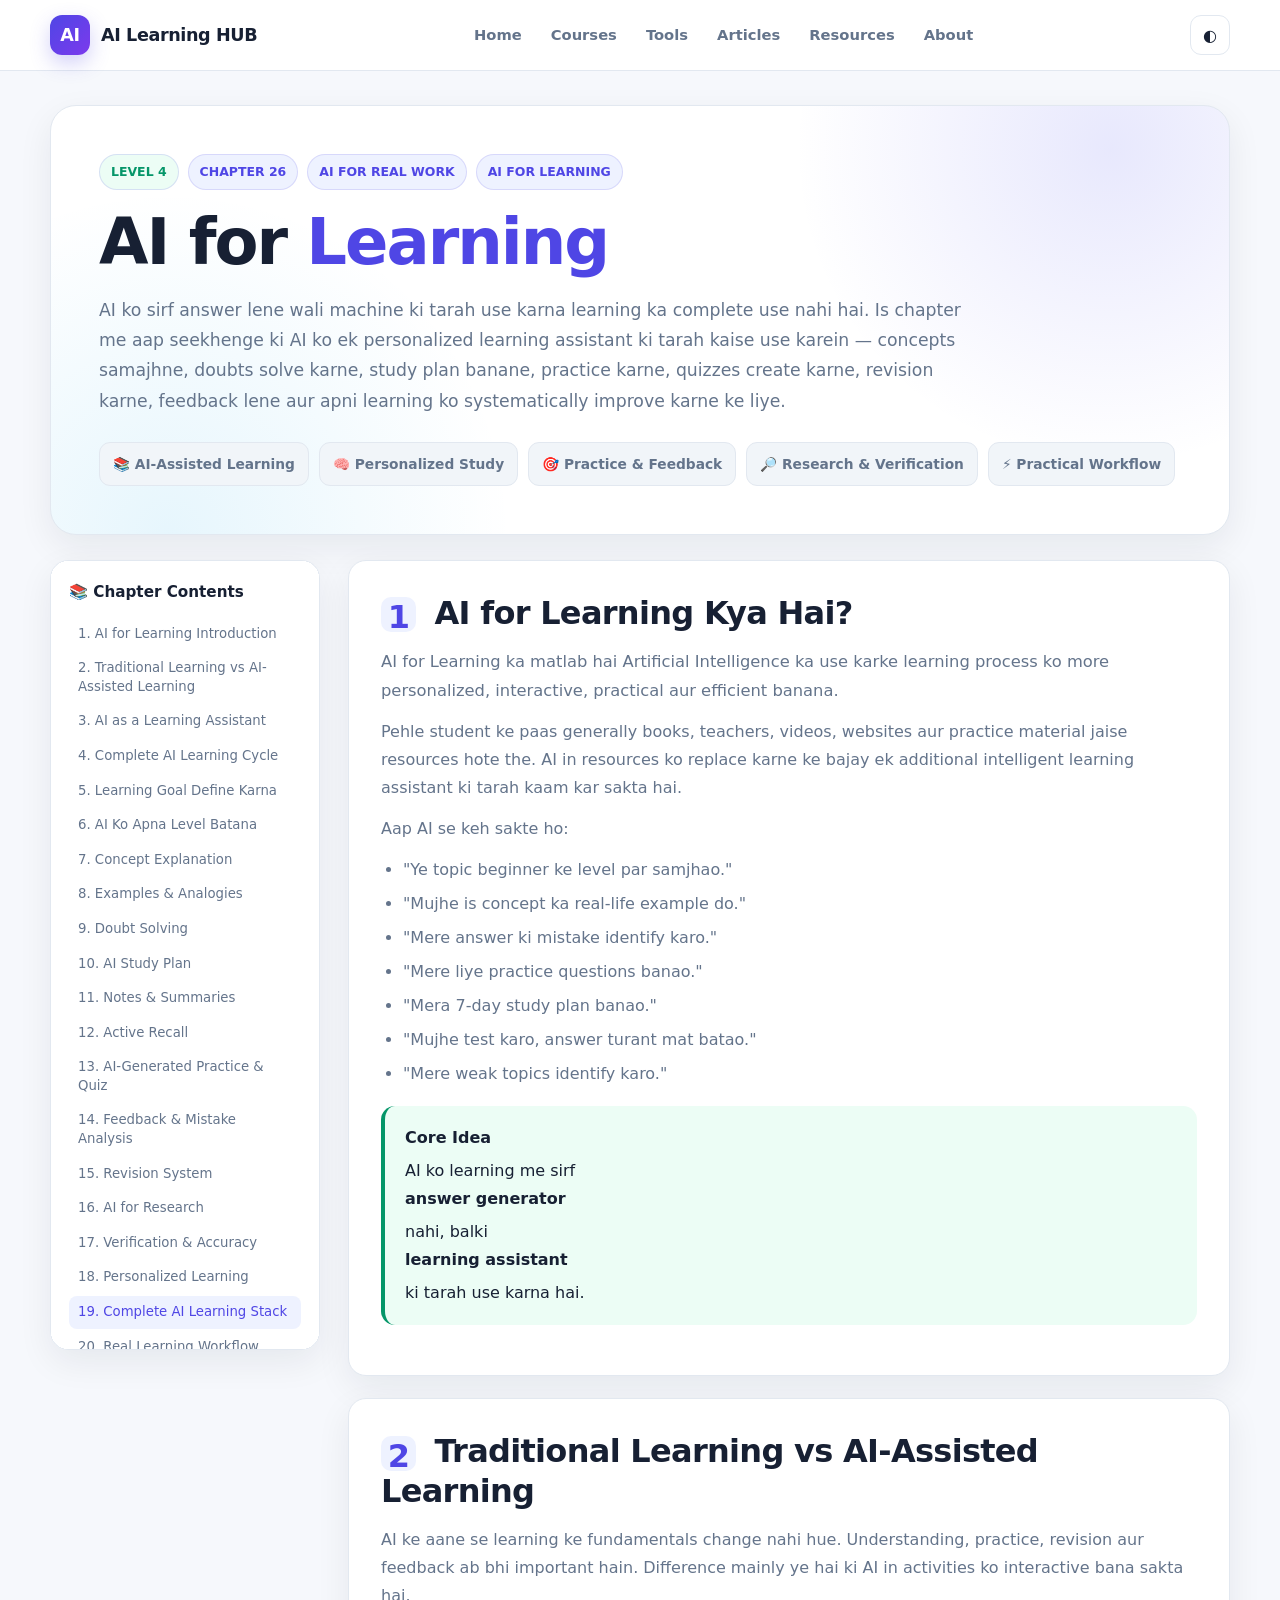
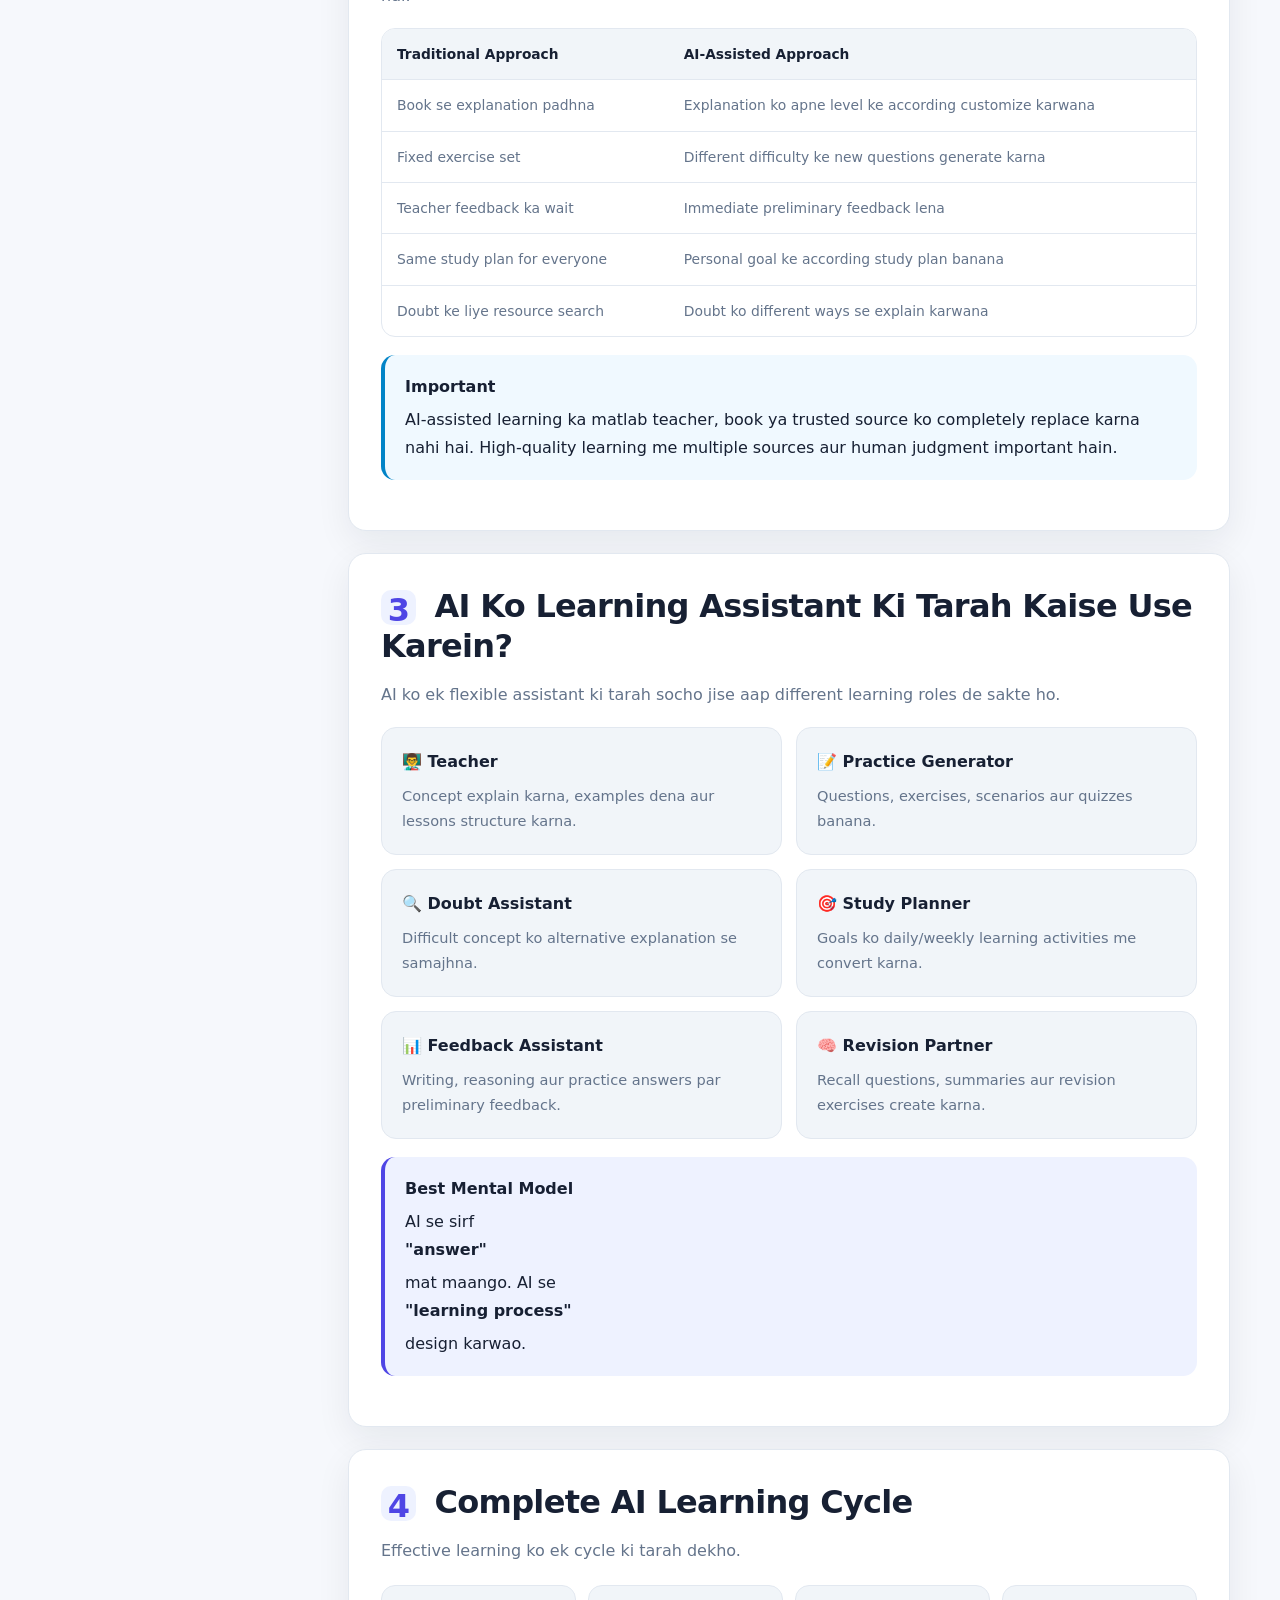
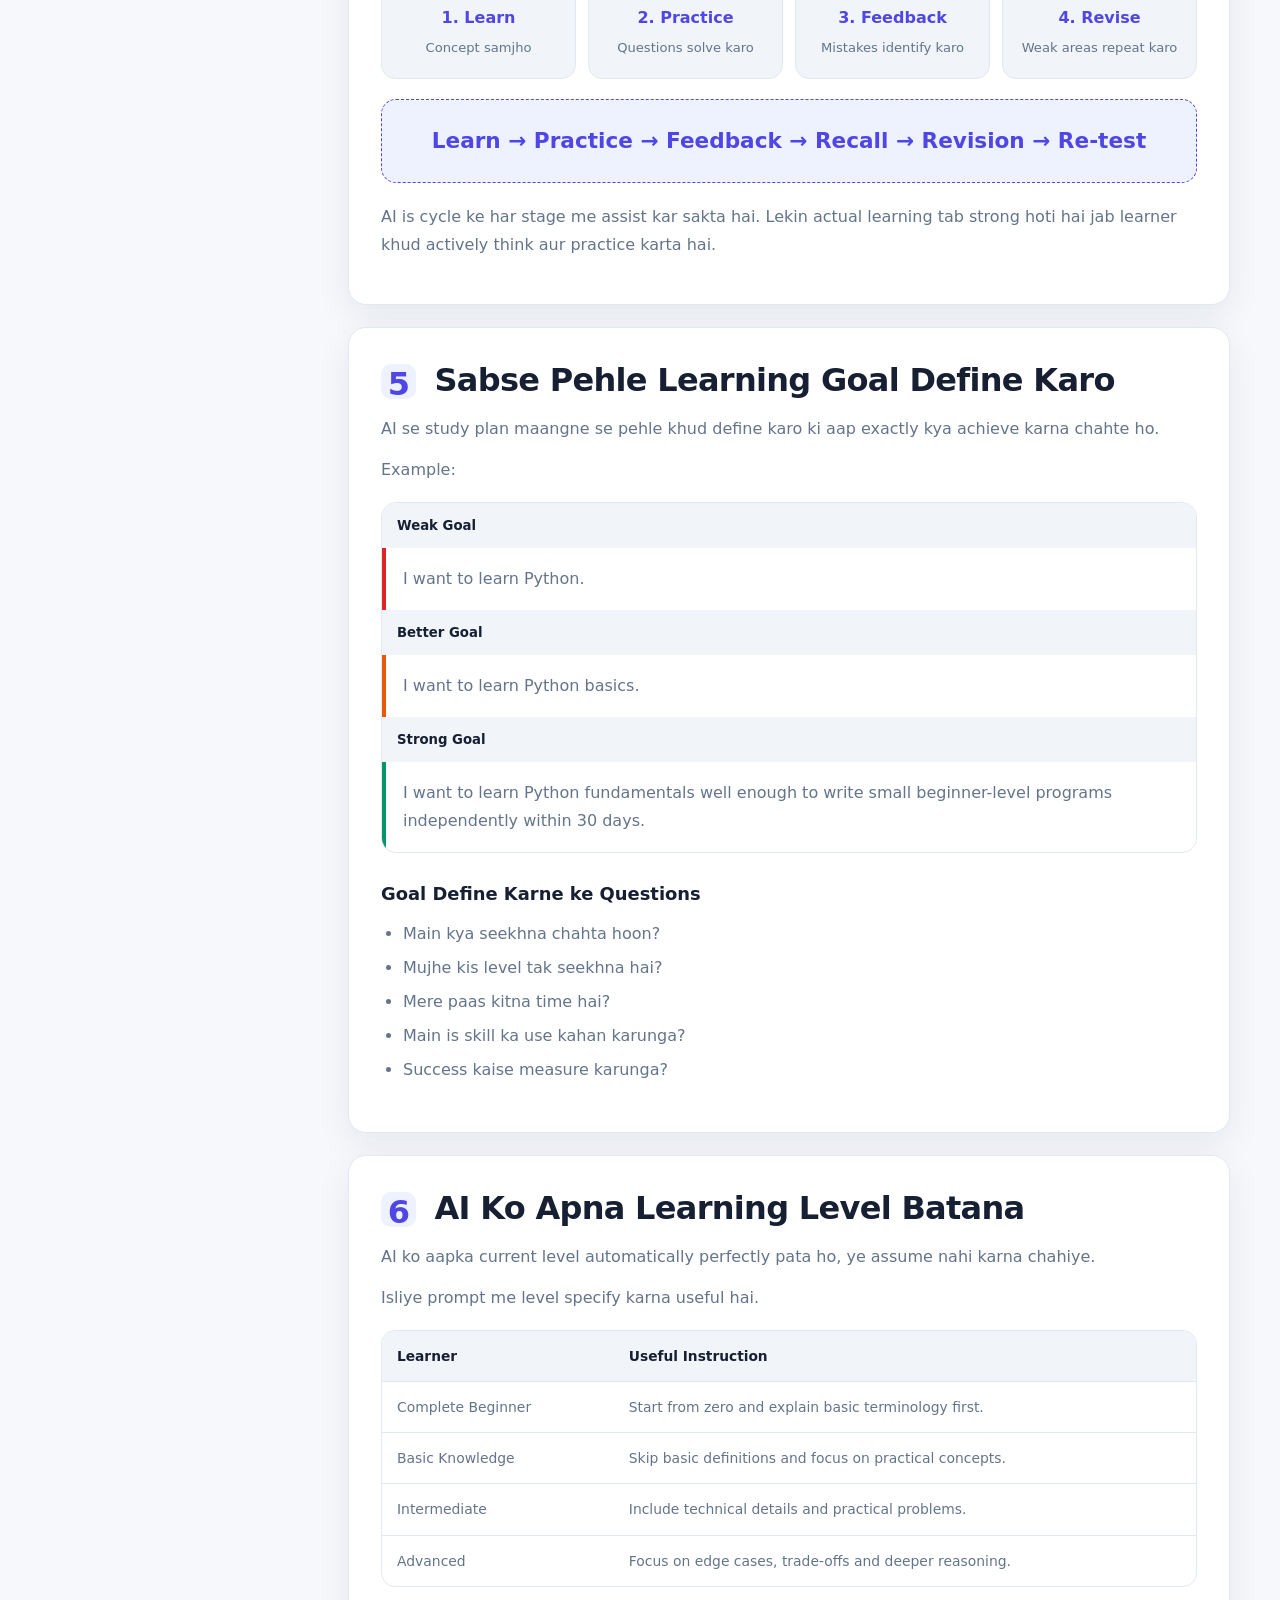
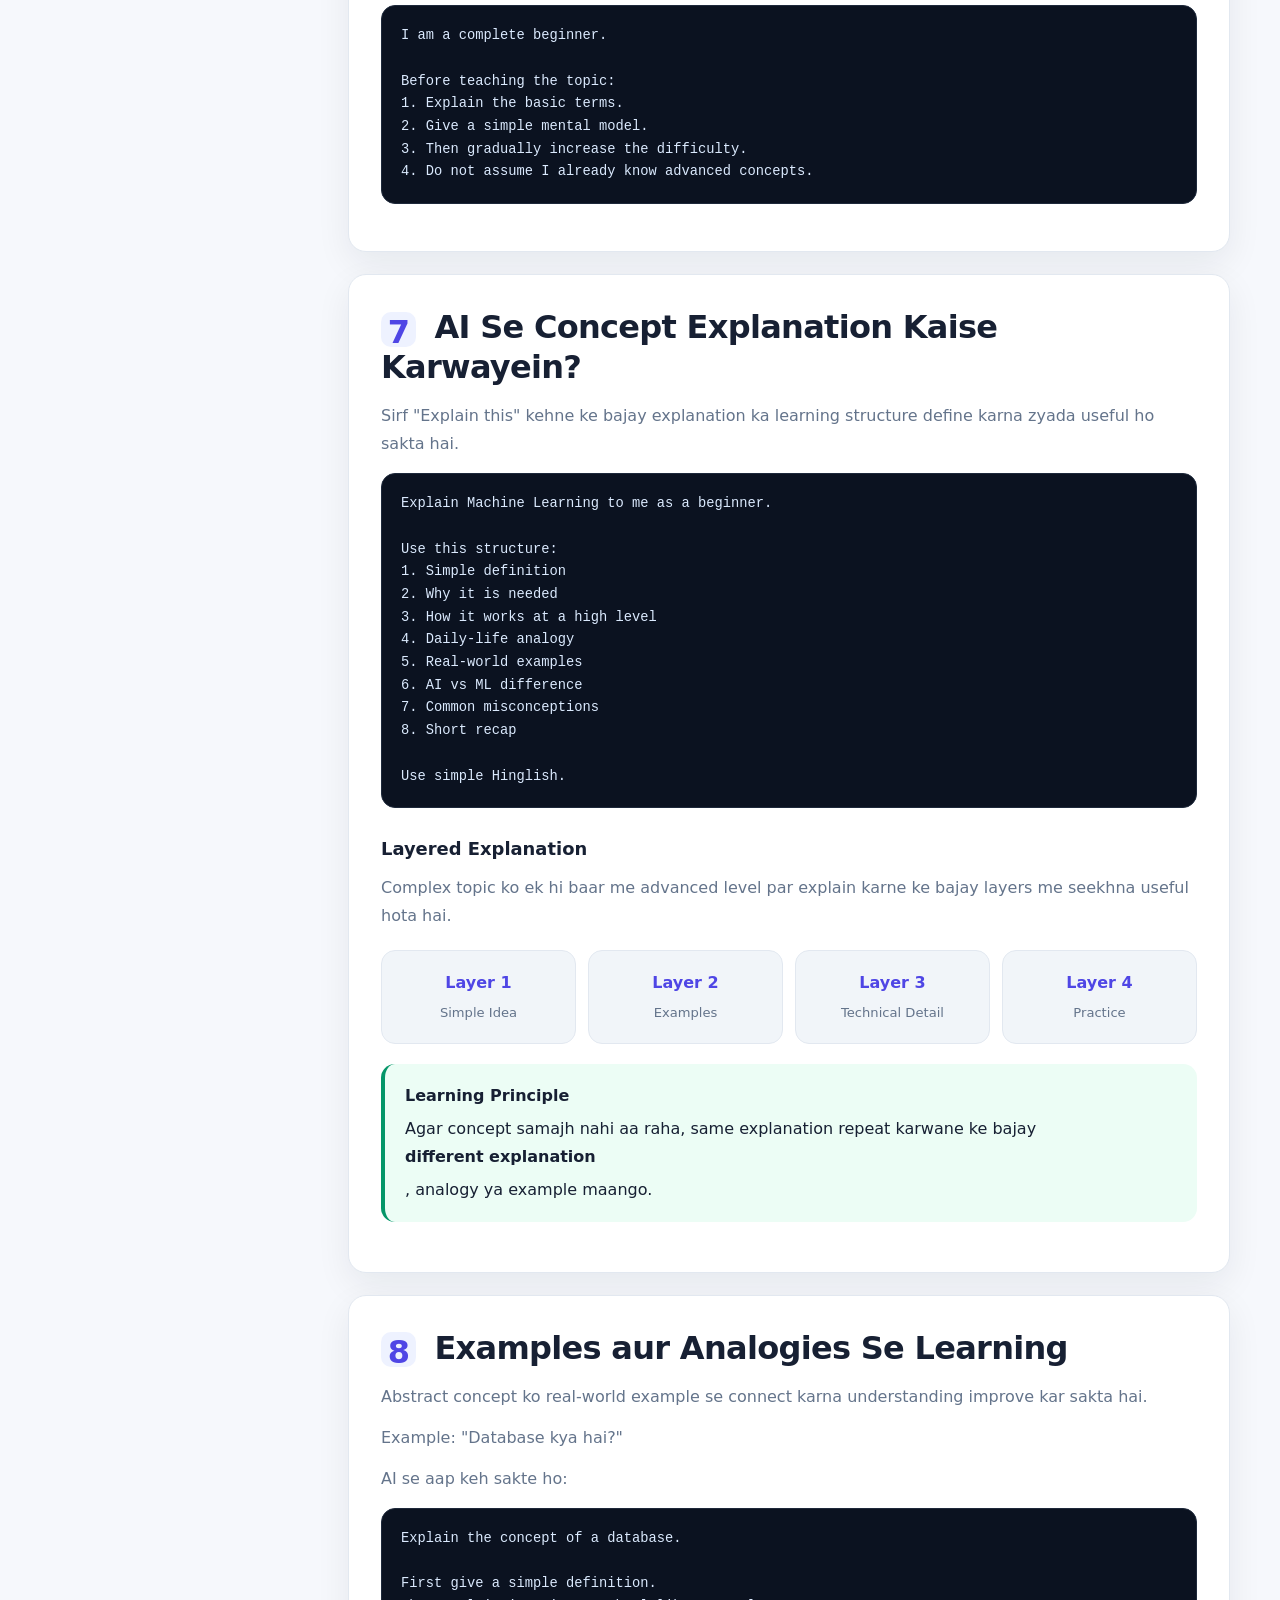
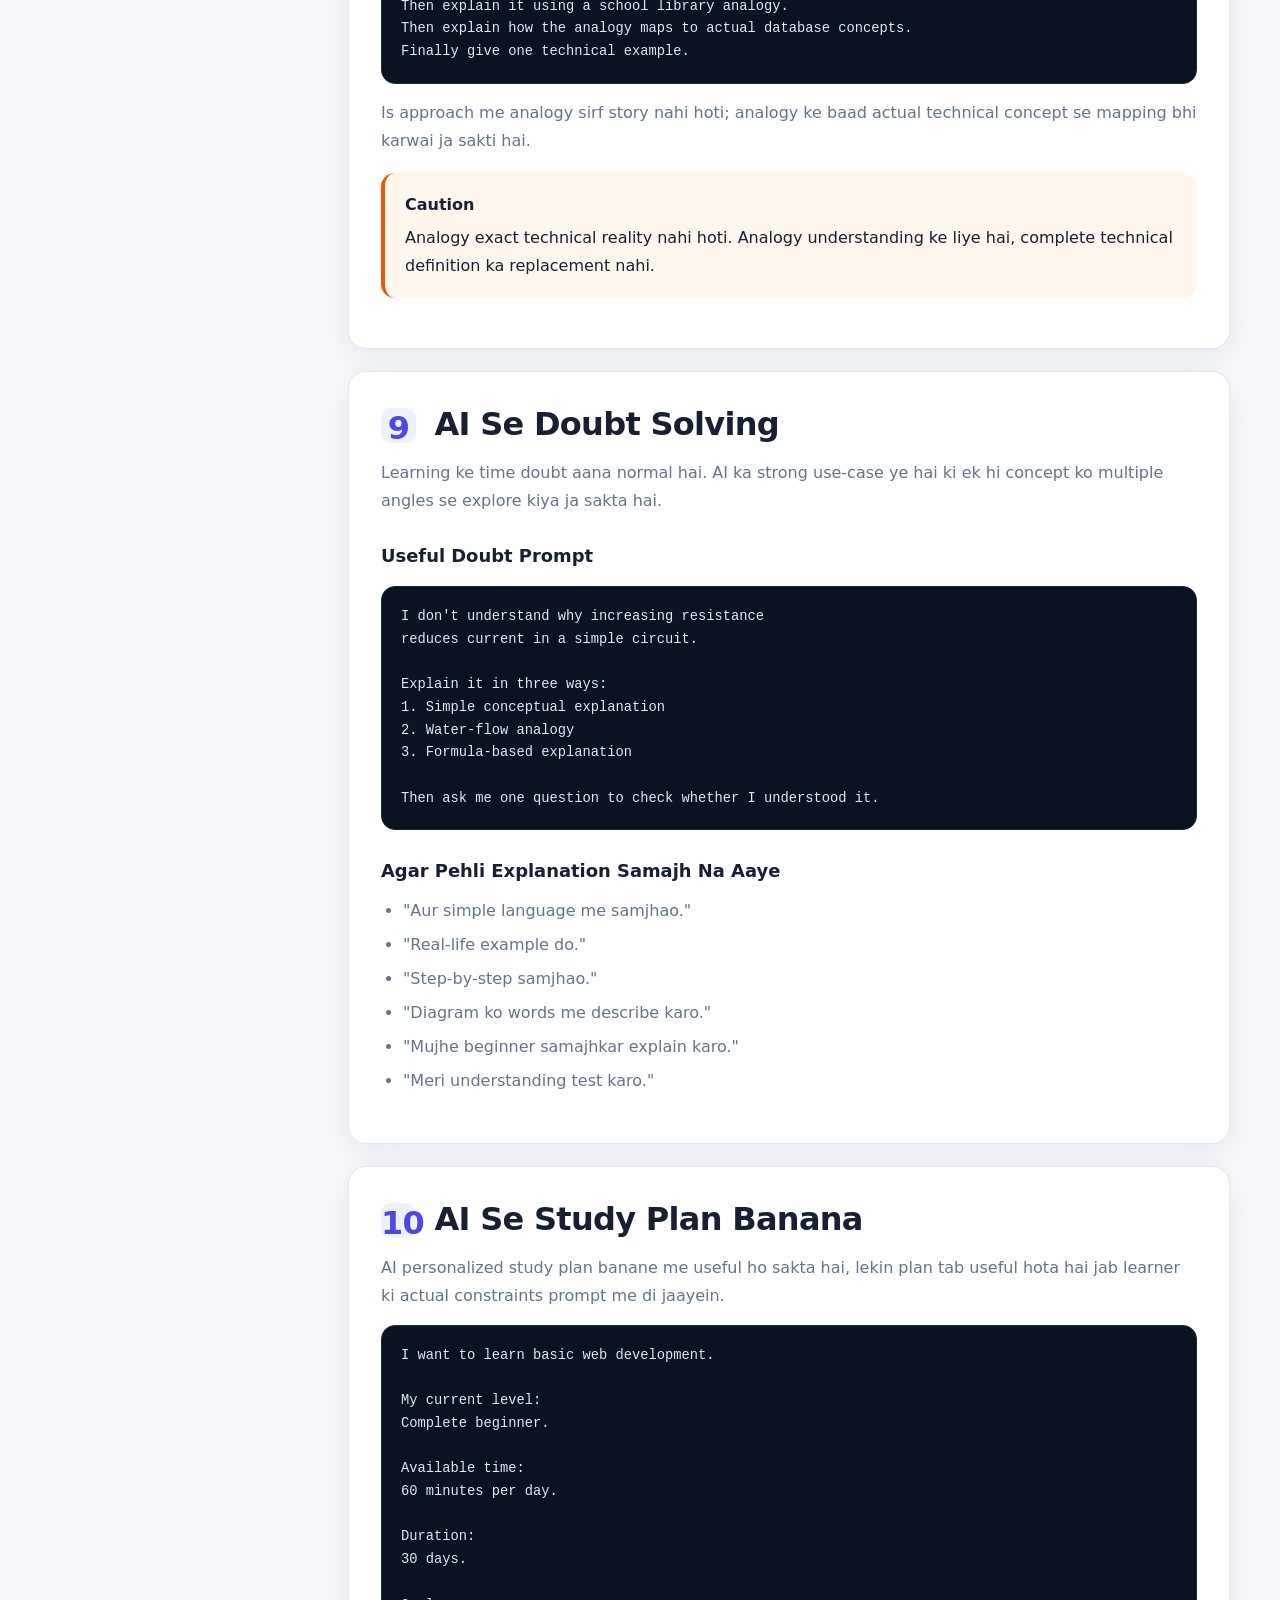
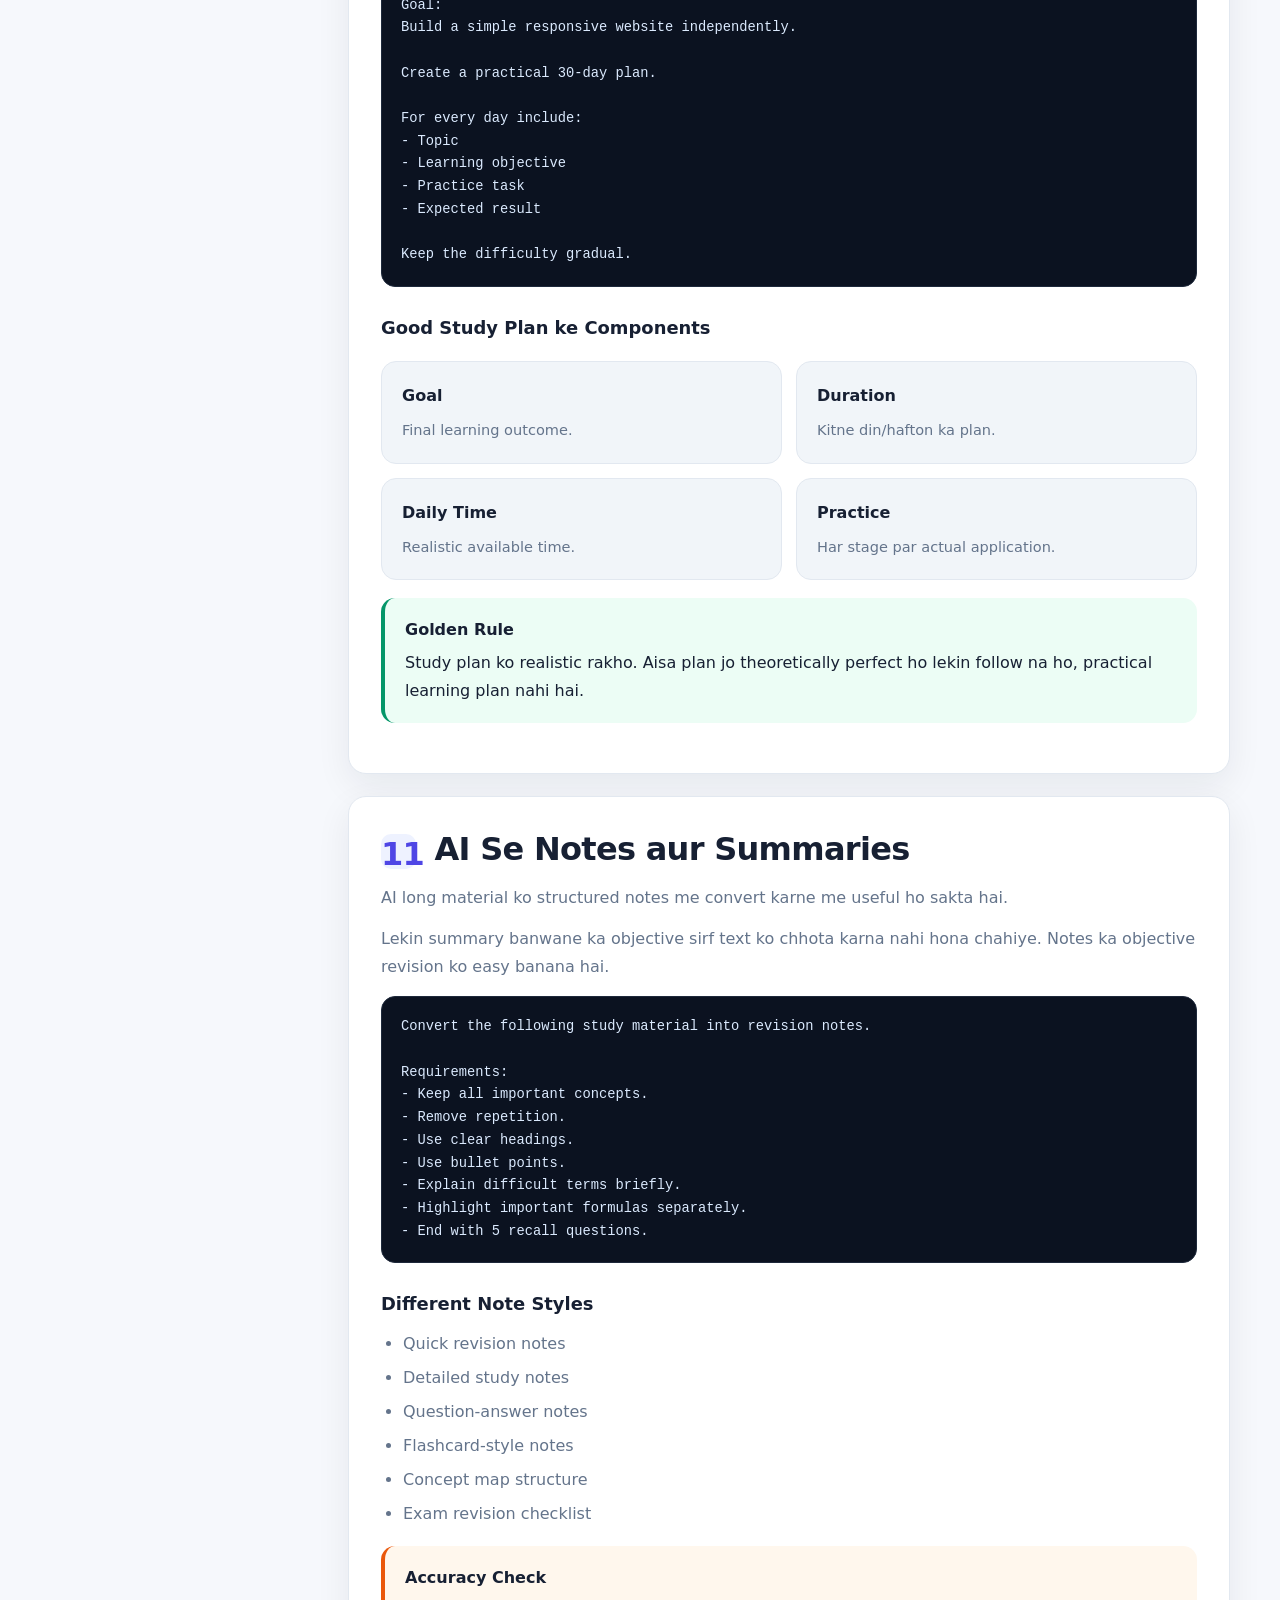
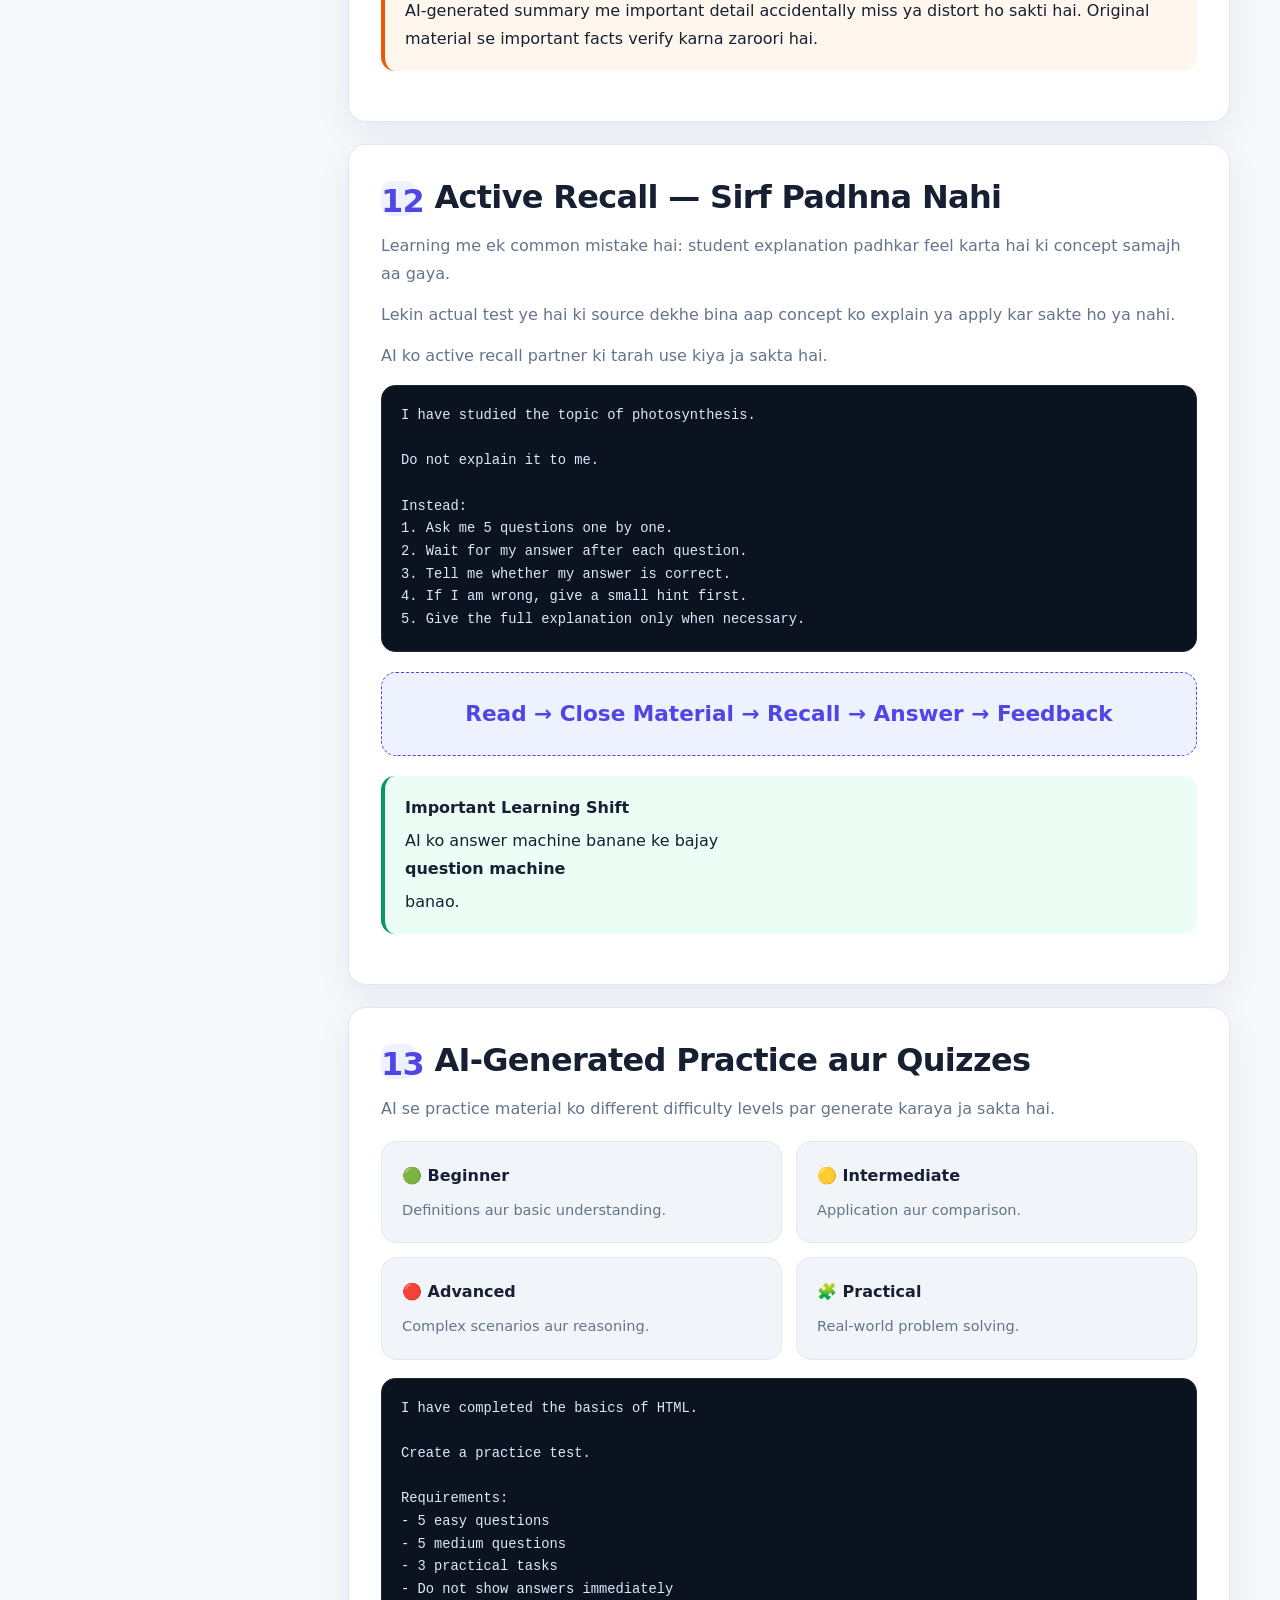
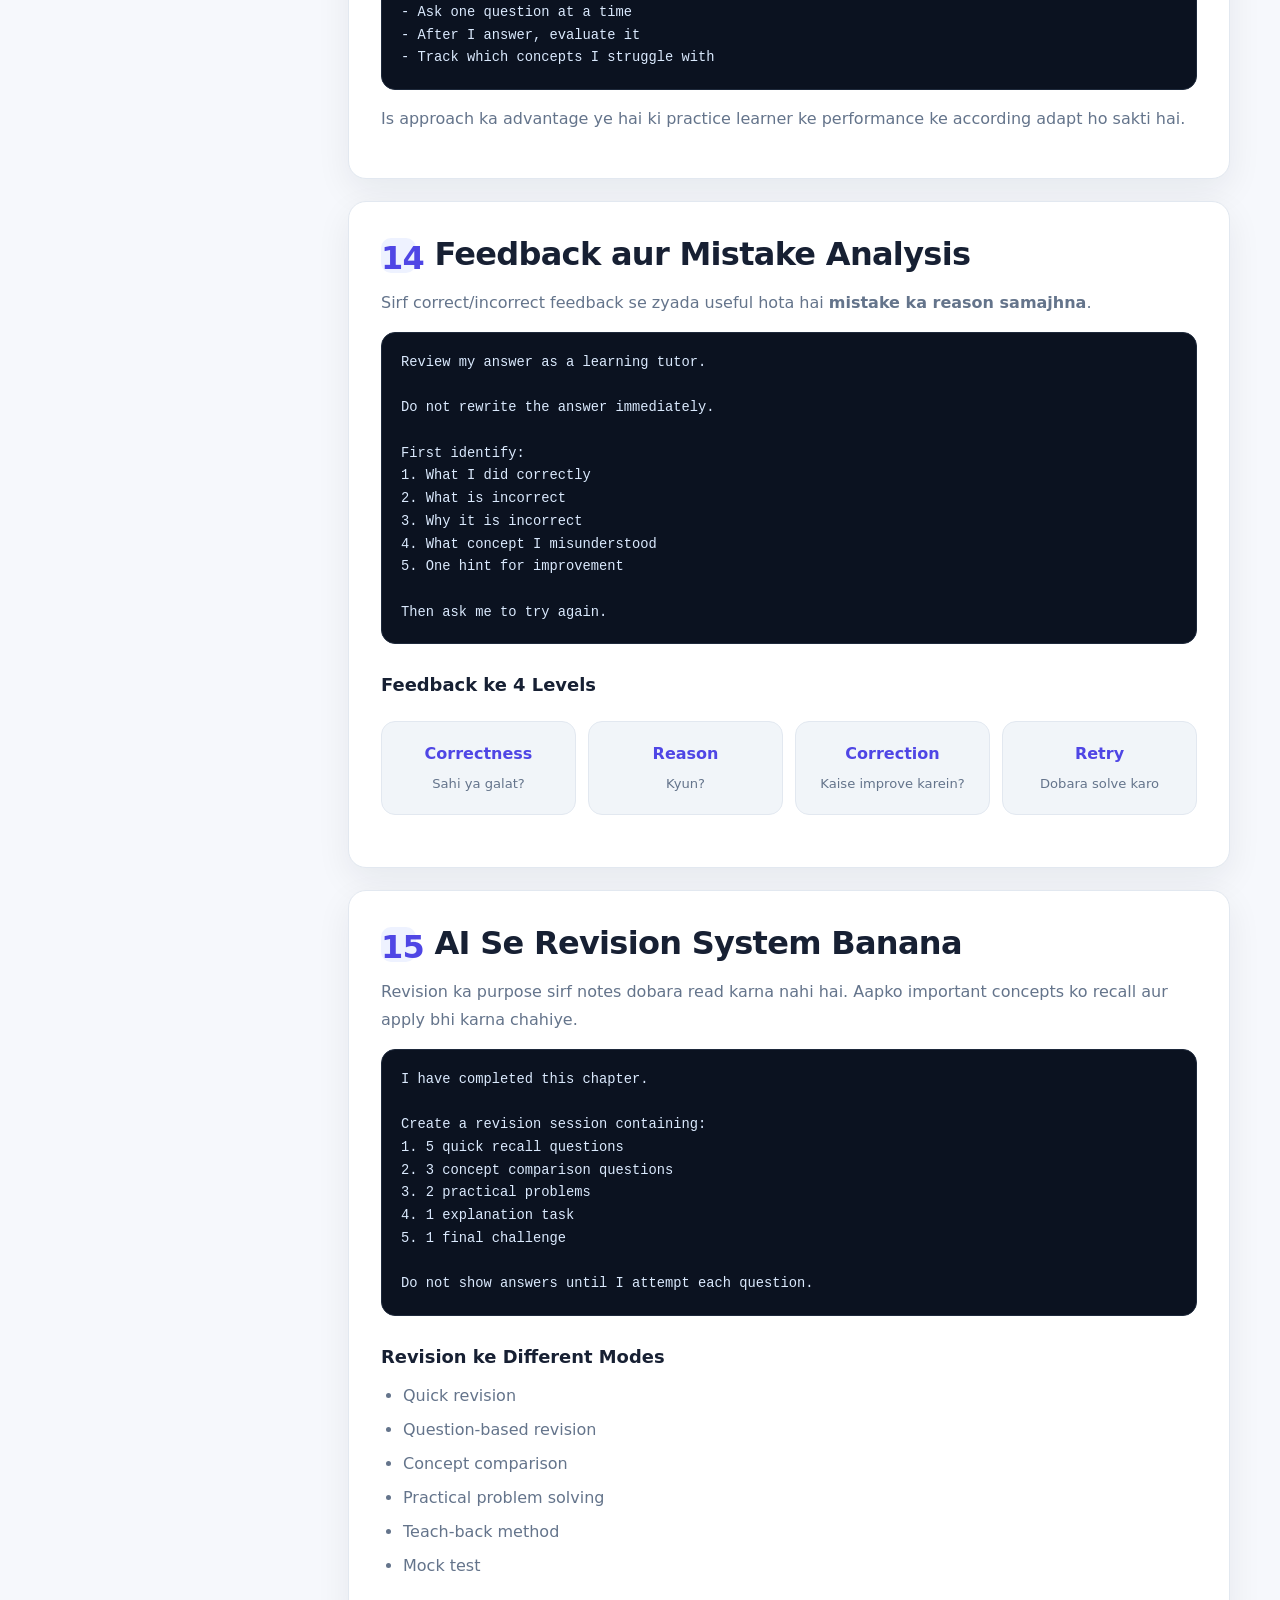
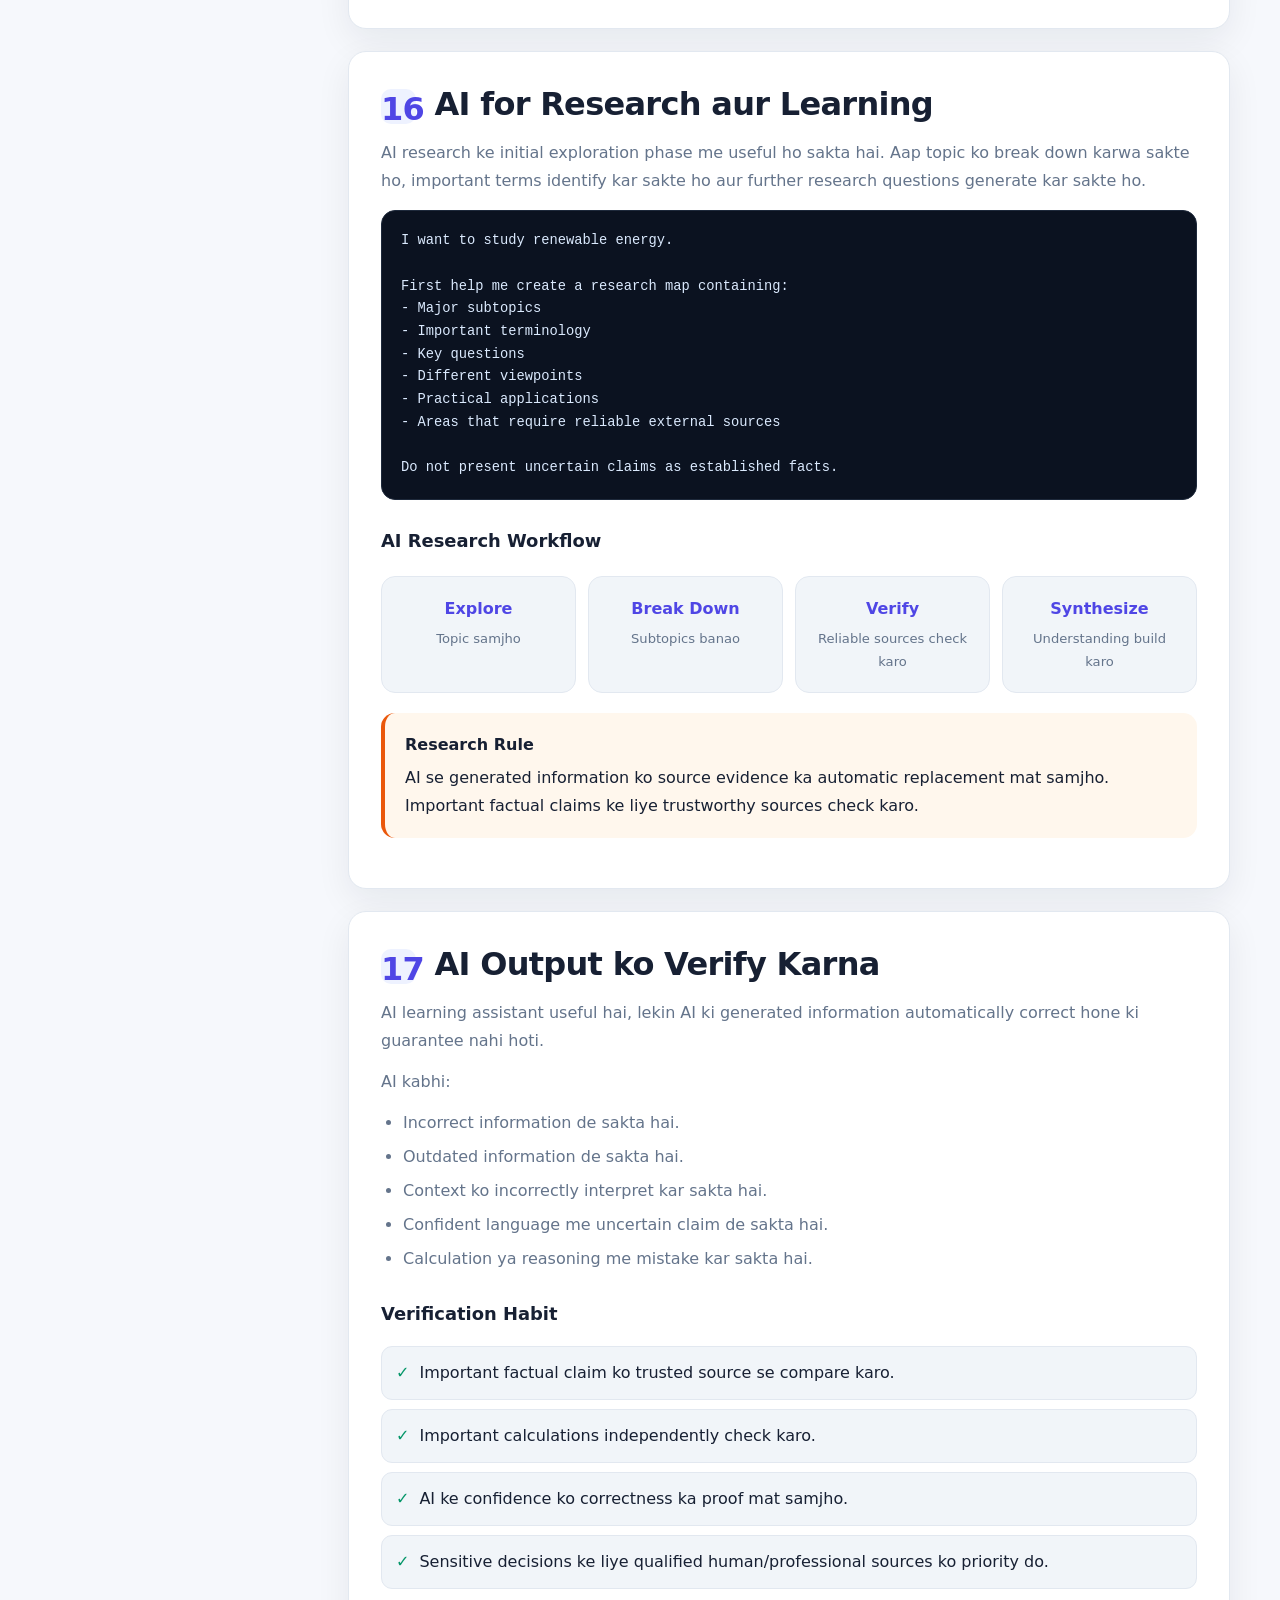
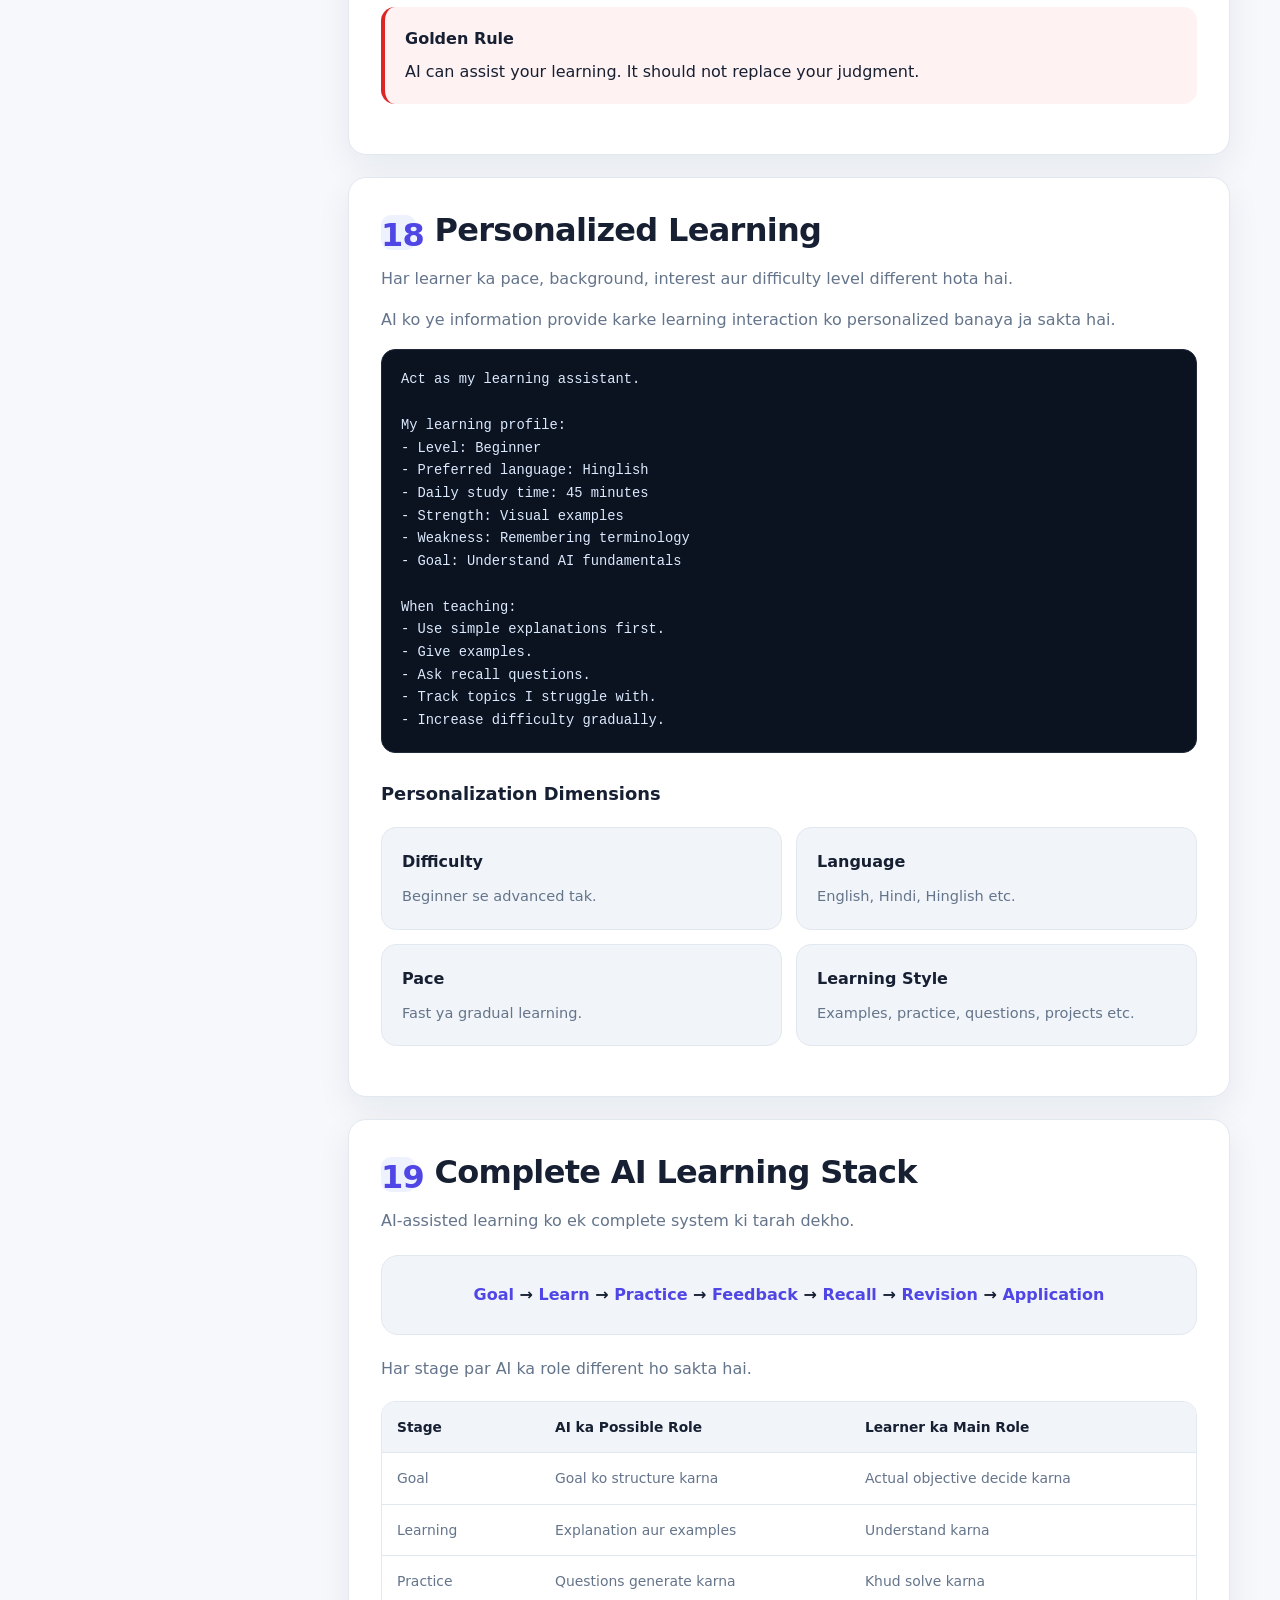
<file: chapters/chapter-26.html>
<!DOCTYPE html>
<html lang="en">

<head>
    <meta charset="UTF-8">

    <meta name="viewport" content="width=device-width, initial-scale=1.0, viewport-fit=cover">

    <title>Chapter 26: AI for Learning | AI Learning HUB</title>

    <meta name="description"
        content="Learn how to use Artificial Intelligence for effective learning. Master AI-assisted study planning, concept explanation, doubt solving, notes, practice, quizzes, revision, feedback, research and personalized learning workflows.">

    <meta name="keywords"
        content="AI for Learning, Learn with AI, AI Study, AI Education, AI Learning Tools, AI Study Plan, AI Tutor, AI Course, Artificial Intelligence Learning">

    <meta name="author" content="AI Learning HUB">
    <meta name="robots" content="index, follow, max-image-preview:large">
    <meta name="theme-color" content="#ffffff">

    <meta property="og:type" content="article">
    <meta property="og:title" content="Chapter 26: AI for Learning">
    <meta property="og:description"
        content="A complete practical guide to using AI as a learning assistant for understanding, practice, revision, feedback and personalized study.">
    <meta property="og:site_name" content="AI Learning HUB">

    <link rel="canonical" href="chapters/chapter-26.html">

    <script type="application/ld+json">
  {
    "@context": "https://schema.org",
    "@type": "LearningResource",
    "name": "Chapter 26: AI for Learning",
    "description": "A complete practical chapter about using AI for learning, study planning, concept explanation, practice, revision, feedback, notes, quizzes and personalized education.",
    "educationalLevel": "Beginner to Intermediate",
    "learningResourceType": "Course Chapter",
    "isPartOf": {
      "@type": "Course",
      "name": "AI Full Course",
      "provider": {
        "@type": "Organization",
        "name": "AI Learning HUB"
      }
    }
  }
  </script>

    <style>
        :root {
            --bg: #f6f8fc;
            --surface: #ffffff;
            --surface-2: #f1f5f9;
            --text: #172033;
            --muted: #64748b;
            --border: #e2e8f0;

            --primary: #4f46e5;
            --primary-dark: #3730a3;
            --primary-soft: #eef2ff;

            --green: #059669;
            --green-soft: #ecfdf5;

            --orange: #ea580c;
            --orange-soft: #fff7ed;

            --red: #dc2626;
            --red-soft: #fef2f2;

            --blue: #0284c7;
            --blue-soft: #f0f9ff;

            --shadow: 0 12px 35px rgba(15, 23, 42, .07);

            --radius: 18px;
            --max: 1180px;
        }

        [data-theme="dark"] {
            --bg: #0b1020;
            --surface: #111827;
            --surface-2: #172033;
            --text: #e5e7eb;
            --muted: #94a3b8;
            --border: #263246;

            --primary: #818cf8;
            --primary-dark: #a5b4fc;
            --primary-soft: #1d2440;

            --green: #34d399;
            --green-soft: #0d2921;

            --orange: #fb923c;
            --orange-soft: #2a1d12;

            --red: #f87171;
            --red-soft: #321619;

            --blue: #38bdf8;
            --blue-soft: #102b3b;

            --shadow: 0 14px 35px rgba(0, 0, 0, .22);
        }

        * {
            box-sizing: border-box;
            margin: 0;
            padding: 0;
        }

        html {
            scroll-behavior: smooth;
            scroll-padding-top: 90px;
        }

        body {
            font-family:
                Inter,
                ui-sans-serif,
                system-ui,
                -apple-system,
                BlinkMacSystemFont,
                "Segoe UI",
                sans-serif;

            background: var(--bg);
            color: var(--text);
            line-height: 1.75;
            overflow-x: hidden;
        }

        a {
            color: inherit;
        }

        button,
        a {
            -webkit-tap-highlight-color: transparent;
        }

        /* ================= PROGRESS ================= */

        .progress-bar {
            position: fixed;
            top: 0;
            left: 0;
            width: 0;
            height: 4px;
            background: linear-gradient(90deg,
                    #4f46e5,
                    #7c3aed,
                    #0284c7);
            z-index: 9999;
        }

        /* ================= NAVBAR ================= */

        .navbar {
            position: sticky;
            top: 0;
            z-index: 1000;

            background: color-mix(in srgb,
                    var(--surface) 94%,
                    transparent);

            backdrop-filter: blur(14px);
            -webkit-backdrop-filter: blur(14px);

            border-bottom: 1px solid var(--border);
        }

        .nav-inner {
            width: min(100% - 32px, var(--max));
            min-height: 70px;
            margin: auto;

            display: flex;
            align-items: center;
            justify-content: space-between;
            gap: 20px;
        }

        .brand {
            display: inline-flex;
            align-items: center;
            gap: 11px;

            text-decoration: none;
            font-weight: 800;
            font-size: 1.1rem;
            letter-spacing: -.4px;
            white-space: nowrap;
        }

        .brand-logo {
            width: 40px;
            height: 40px;

            display: grid;
            place-items: center;

            border-radius: 12px;

            color: #fff;
            background:
                linear-gradient(135deg,
                    #4f46e5,
                    #7c3aed);

            box-shadow:
                0 8px 20px rgba(79, 70, 229, .25);

            font-weight: 900;
        }

        .nav-links {
            display: flex;
            align-items: center;
            gap: 5px;
        }

        .nav-links a {
            text-decoration: none;
            color: var(--muted);

            padding: 9px 12px;
            border-radius: 10px;

            font-size: .92rem;
            font-weight: 600;
        }

        .nav-links a:hover {
            color: var(--primary);
            background: var(--primary-soft);
        }

        .nav-actions {
            display: flex;
            align-items: center;
            gap: 8px;
        }

        .icon-btn {
            width: 40px;
            height: 40px;

            border: 1px solid var(--border);
            background: var(--surface);
            color: var(--text);

            border-radius: 11px;

            cursor: pointer;

            display: grid;
            place-items: center;

            font-size: 1rem;
        }

        .icon-btn:hover {
            border-color: var(--primary);
            color: var(--primary);
        }

        .menu-btn {
            display: none;
        }

        /* ================= HERO ================= */

        .hero {
            width: min(100% - 32px, var(--max));
            margin: 34px auto 25px;

            padding: 48px;

            border: 1px solid var(--border);
            border-radius: 26px;

            background:
                radial-gradient(circle at 90% 10%,
                    rgba(99, 102, 241, .15),
                    transparent 28%),
                radial-gradient(circle at 10% 100%,
                    rgba(14, 165, 233, .10),
                    transparent 30%),
                var(--surface);

            box-shadow: var(--shadow);
        }

        .badge-row {
            display: flex;
            flex-wrap: wrap;
            gap: 9px;

            margin-bottom: 18px;
        }

        .badge {
            display: inline-flex;
            align-items: center;
            gap: 6px;

            padding: 6px 11px;

            border-radius: 999px;

            font-size: .78rem;
            font-weight: 800;

            background: var(--primary-soft);
            color: var(--primary);

            border: 1px solid color-mix(in srgb,
                    var(--primary) 15%,
                    transparent);
        }

        .badge.level {
            background: var(--green-soft);
            color: var(--green);
        }

        .hero h1 {
            max-width: 900px;

            font-size: clamp(2rem, 5vw, 4rem);
            line-height: 1.08;

            letter-spacing: -2px;

            margin-bottom: 18px;
        }

        .hero h1 span {
            color: var(--primary);
        }

        .hero-description {
            max-width: 880px;

            color: var(--muted);

            font-size: 1.08rem;
        }

        .hero-info {
            display: flex;
            flex-wrap: wrap;
            gap: 10px;

            margin-top: 26px;
        }

        .info-chip {
            border: 1px solid var(--border);
            background: var(--surface-2);

            padding: 9px 13px;

            border-radius: 11px;

            color: var(--muted);

            font-size: .86rem;
            font-weight: 650;
        }

        /* ================= MAIN LAYOUT ================= */

        .page-layout {
            width: min(100% - 32px, var(--max));
            margin: 0 auto 60px;

            display: grid;
            grid-template-columns: 270px minmax(0, 1fr);

            gap: 28px;
            align-items: start;
        }

        .toc {
            position: sticky;
            top: 92px;

            max-height: calc(100vh - 110px);
            overflow-y: auto;

            padding: 18px;

            border: 1px solid var(--border);
            background: var(--surface);

            border-radius: 18px;

            box-shadow: var(--shadow);
        }

        .toc-title {
            font-weight: 800;
            margin-bottom: 12px;
            font-size: .95rem;
        }

        .toc a {
            display: block;

            text-decoration: none;

            color: var(--muted);

            font-size: .83rem;
            line-height: 1.4;

            padding: 7px 9px;
            border-radius: 8px;

            margin-bottom: 2px;
        }

        .toc a:hover,
        .toc a.active {
            color: var(--primary);
            background: var(--primary-soft);
        }

        .content {
            min-width: 0;
        }

        .section {
            background: var(--surface);

            border: 1px solid var(--border);
            border-radius: var(--radius);

            padding: 32px;

            margin-bottom: 22px;

            box-shadow: var(--shadow);

            scroll-margin-top: 90px;
        }

        .section h2 {
            font-size: clamp(1.45rem, 3vw, 2rem);

            line-height: 1.25;

            margin-bottom: 15px;

            letter-spacing: -.7px;
        }

        .section h3 {
            font-size: 1.12rem;
            margin: 25px 0 9px;
        }

        .section p {
            color: var(--muted);
            margin-bottom: 13px;
        }

        .section ul,
        .section ol {
            padding-left: 22px;
            color: var(--muted);
            margin: 10px 0 16px;
        }

        .section li {
            margin: 6px 0;
        }

        .lead {
            font-size: 1.02rem;
        }

        .number {
            display: inline-grid;
            place-items: center;

            width: 35px;
            height: 35px;

            border-radius: 10px;

            background: var(--primary-soft);
            color: var(--primary);

            font-weight: 900;

            margin-right: 8px;
            vertical-align: middle;
        }

        /* ================= BOXES ================= */

        .callout {
            padding: 18px 20px;

            border-radius: 14px;

            border-left: 4px solid var(--primary);

            background: var(--primary-soft);

            margin: 18px 0;
        }

        .callout strong {
            display: block;
            margin-bottom: 5px;
        }

        .success {
            border-left-color: var(--green);
            background: var(--green-soft);
        }

        .warning {
            border-left-color: var(--orange);
            background: var(--orange-soft);
        }

        .danger {
            border-left-color: var(--red);
            background: var(--red-soft);
        }

        .blue {
            border-left-color: var(--blue);
            background: var(--blue-soft);
        }

        .formula {
            padding: 22px;

            margin: 20px 0;

            border: 1px dashed var(--primary);
            border-radius: 15px;

            background: var(--primary-soft);

            text-align: center;

            font-size: clamp(1rem, 3vw, 1.35rem);

            font-weight: 800;

            color: var(--primary);

            overflow-wrap: anywhere;
        }

        .code-box {
            background: #0b1220;
            color: #dbeafe;

            border-radius: 14px;

            padding: 19px;

            margin: 15px 0;

            overflow-x: auto;

            border: 1px solid #1e293b;
        }

        .code-box pre {
            white-space: pre-wrap;
            word-break: break-word;

            font-family:
                ui-monospace,
                SFMono-Regular,
                Menlo,
                Monaco,
                Consolas,
                monospace;

            font-size: .86rem;
            line-height: 1.65;
        }

        /* ================= GRID ================= */

        .grid {
            display: grid;

            grid-template-columns:
                repeat(2, minmax(0, 1fr));

            gap: 14px;

            margin: 18px 0;
        }

        .card {
            padding: 20px;

            border: 1px solid var(--border);
            border-radius: 15px;

            background: var(--surface-2);
        }

        .card h3 {
            margin: 0 0 7px;
            font-size: 1rem;
        }

        .card p {
            margin: 0;
            font-size: .91rem;
        }

        /* ================= COMPARISON TABLE ================= */

        .compare {
            overflow-x: auto;

            margin: 18px 0;

            border: 1px solid var(--border);
            border-radius: 14px;
        }

        table {
            width: 100%;

            border-collapse: collapse;

            min-width: 650px;
        }

        th,
        td {
            padding: 13px 15px;

            border-bottom: 1px solid var(--border);

            text-align: left;
            vertical-align: top;
        }

        th {
            background: var(--surface-2);

            font-size: .86rem;
        }

        td {
            color: var(--muted);
            font-size: .87rem;
        }

        tr:last-child td {
            border-bottom: 0;
        }

        /* ================= WORKFLOW ================= */

        .workflow {
            display: grid;

            grid-template-columns:
                repeat(4, minmax(0, 1fr));

            gap: 12px;

            margin: 20px 0;
        }

        .workflow-step {
            position: relative;

            padding: 18px 14px;

            text-align: center;

            border: 1px solid var(--border);
            border-radius: 14px;

            background: var(--surface-2);
        }

        .workflow-step strong {
            display: block;

            color: var(--primary);

            margin-bottom: 5px;
        }

        .workflow-step span {
            display: block;

            color: var(--muted);

            font-size: .82rem;
        }

        /* ================= PROMPT CARDS ================= */

        .prompt-example {
            border: 1px solid var(--border);

            border-radius: 15px;

            overflow: hidden;

            margin: 18px 0;
        }

        .prompt-head {
            padding: 11px 15px;

            background: var(--surface-2);

            font-weight: 800;

            font-size: .83rem;
        }

        .prompt-body {
            padding: 17px;
        }

        .prompt-body p {
            margin: 0;
            color: var(--muted);
        }

        .bad {
            border-left: 4px solid var(--red);
        }

        .better {
            border-left: 4px solid var(--orange);
        }

        .pro {
            border-left: 4px solid var(--green);
        }

        /* ================= CHECKLIST ================= */

        .checklist {
            display: grid;
            gap: 9px;

            margin: 17px 0;
        }

        .check-item {
            display: flex;

            align-items: flex-start;

            gap: 10px;

            padding: 12px 14px;

            border: 1px solid var(--border);
            border-radius: 11px;

            background: var(--surface-2);
        }

        .check-icon {
            color: var(--green);
            font-weight: 900;
        }

        /* ================= QUIZ ================= */

        .quiz-question {
            padding: 18px;

            border: 1px solid var(--border);

            border-radius: 14px;

            margin-bottom: 14px;

            background: var(--surface-2);
        }

        .quiz-question h3 {
            margin: 0 0 12px;
            font-size: 1rem;
        }

        .quiz-option {
            display: block;

            width: 100%;

            border: 1px solid var(--border);

            background: var(--surface);

            color: var(--text);

            text-align: left;

            padding: 11px 13px;

            border-radius: 10px;

            margin: 7px 0;

            cursor: pointer;

            font: inherit;
        }

        .quiz-option:hover {
            border-color: var(--primary);
            background: var(--primary-soft);
        }

        .quiz-option.correct {
            border-color: var(--green);
            background: var(--green-soft);
        }

        .quiz-option.wrong {
            border-color: var(--red);
            background: var(--red-soft);
        }

        .quiz-result {
            display: none;

            padding: 18px;

            margin-top: 15px;

            border-radius: 13px;

            background: var(--primary-soft);

            color: var(--primary);

            font-weight: 750;
        }

        .quiz-submit {
            border: 0;

            border-radius: 11px;

            padding: 12px 18px;

            background: var(--primary);

            color: #fff;

            cursor: pointer;

            font-weight: 800;

            font-size: .92rem;
        }

        .quiz-submit:hover {
            background: var(--primary-dark);
        }

        /* ================= SUMMARY ================= */

        .summary-box {
            background:
                linear-gradient(135deg,
                    var(--primary-soft),
                    var(--surface));
        }

        .mental-model {
            text-align: center;

            padding: 25px 15px;

            margin: 20px 0;

            border-radius: 17px;

            border: 1px solid var(--border);

            background: var(--surface-2);

            font-weight: 850;

            overflow-wrap: anywhere;
        }

        .mental-model span {
            color: var(--primary);
        }

        /* ================= BACK TOP ================= */

        .back-top {
            position: fixed;

            right: 20px;
            bottom: 20px;

            width: 44px;
            height: 44px;

            border: 1px solid var(--border);

            background: var(--surface);
            color: var(--text);

            border-radius: 12px;

            box-shadow: var(--shadow);

            cursor: pointer;

            opacity: 0;
            visibility: hidden;

            transform: translateY(10px);

            transition: .2s ease;

            z-index: 900;
        }

        .back-top.show {
            opacity: 1;
            visibility: visible;

            transform: translateY(0);
        }

        /* ================= FOOTER ================= */

        footer {
            border-top: 1px solid var(--border);

            background: var(--surface);

            padding: 32px 16px;

            text-align: center;
        }

        footer p {
            color: var(--muted);

            font-size: .88rem;

            margin: 4px 0;
        }

        /* ================= RESPONSIVE ================= */

        @media (max-width: 1000px) {

            .nav-links {
                position: absolute;

                top: 70px;

                left: 16px;
                right: 16px;

                display: none;

                flex-direction: column;
                align-items: stretch;

                padding: 12px;

                background: var(--surface);

                border: 1px solid var(--border);

                border-radius: 14px;

                box-shadow: var(--shadow);
            }

            .nav-links.open {
                display: flex;
            }

            .nav-links a {
                padding: 11px 12px;
            }

            .menu-btn {
                display: grid;
            }

            .page-layout {
                grid-template-columns: 1fr;
            }

            /*
        IMPORTANT:
        Mobile/tablet TOC intentionally stays static.
        No fixed/sticky sidebar on smaller screens.
        This prevents content overlap while scrolling.
      */

            .toc {
                position: static;

                top: auto;

                max-height: none;

                overflow: visible;
            }

            .workflow {
                grid-template-columns:
                    repeat(2, minmax(0, 1fr));
            }
        }

        @media (max-width: 680px) {

            .nav-inner {
                min-height: 62px;

                width: min(100% - 20px,
                        var(--max));
            }

            .nav-links {
                top: 62px;

                left: 10px;
                right: 10px;
            }

            .brand-logo {
                width: 36px;
                height: 36px;
            }

            .brand {
                font-size: .98rem;
            }

            .hero {
                width: min(100% - 20px,
                        var(--max));

                margin-top: 18px;

                padding: 28px 20px;

                border-radius: 20px;
            }

            .hero h1 {
                letter-spacing: -1.2px;
            }

            .hero-description {
                font-size: .96rem;
            }

            .page-layout {
                width: min(100% - 20px,
                        var(--max));

                gap: 16px;
            }

            .section {
                padding: 22px 18px;

                border-radius: 15px;
            }

            .grid {
                grid-template-columns: 1fr;
            }

            .workflow {
                grid-template-columns: 1fr;
            }

            .toc {
                padding: 15px;
            }

            .toc a {
                display: block;
            }

            .back-top {
                right: 14px;
                bottom: 14px;
            }
        }

        @media (max-width: 430px) {

            .nav-actions {
                gap: 5px;
            }

            .icon-btn {
                width: 36px;
                height: 36px;
            }

            .hero-info {
                display: grid;

                grid-template-columns: 1fr;
            }

            .section {
                padding: 19px 15px;
            }

            .formula {
                padding: 17px 12px;
            }

            .section h2 {
                font-size: 1.38rem;
            }
        }

        @media (prefers-reduced-motion: reduce) {

            html {
                scroll-behavior: auto;
            }

            * {
                transition: none !important;
            }
        }
    </style>
</head>

<body>

    <!-- ================= READING PROGRESS ================= -->

    <div class="progress-bar" id="progressBar">
    </div>


    <!-- ================= NAVBAR ================= -->

    <header class="navbar">

        <div class="nav-inner">

            <a href="../index.html" class="brand" aria-label="AI Learning HUB Home">

                <span class="brand-logo">AI</span>

                <span>AI Learning HUB</span>

            </a>


            <nav class="nav-links" id="navLinks" aria-label="Main navigation">

                <a href="../index.html">
                    Home
                </a>

                <a href="../index.html#courses">
                    Courses
                </a>

                <a href="../index.html#tools">
                    Tools
                </a>

                <a href="../index.html#articles">
                    Articles
                </a>

                <a href="../index.html#resources">
                    Resources
                </a>

                <a href="../index.html#about">
                    About
                </a>

            </nav>


            <div class="nav-actions">

                <button class="icon-btn" id="themeBtn" type="button" aria-label="Toggle dark mode">

                    ◐

                </button>


                <button class="icon-btn menu-btn" id="menuBtn" type="button" aria-label="Open navigation menu"
                    aria-expanded="false">

                    ☰

                </button>

            </div>

        </div>

    </header>


    <!-- ================= MAIN ================= -->

    <main>


        <!-- ================= HERO ================= -->

        <section class="hero">

            <div class="badge-row">

                <span class="badge level">
                    LEVEL 4
                </span>

                <span class="badge">
                    CHAPTER 26
                </span>

                <span class="badge">
                    AI FOR REAL WORK
                </span>

                <span class="badge">
                    AI FOR LEARNING
                </span>

            </div>


            <h1>
                AI for
                <span>Learning</span>
            </h1>


            <p class="hero-description">
                AI ko sirf answer lene wali machine ki tarah use karna learning ka
                complete use nahi hai. Is chapter me aap seekhenge ki AI ko ek
                personalized learning assistant ki tarah kaise use karein —
                concepts samajhne, doubts solve karne, study plan banane,
                practice karne, quizzes create karne, revision karne, feedback lene
                aur apni learning ko systematically improve karne ke liye.
            </p>


            <div class="hero-info">

                <span class="info-chip">
                    📚 AI-Assisted Learning
                </span>

                <span class="info-chip">
                    🧠 Personalized Study
                </span>

                <span class="info-chip">
                    🎯 Practice & Feedback
                </span>

                <span class="info-chip">
                    🔎 Research & Verification
                </span>

                <span class="info-chip">
                    ⚡ Practical Workflow
                </span>

            </div>

        </section>


        <!-- ================= PAGE LAYOUT ================= -->

        <div class="page-layout">


            <!-- ================= TOC ================= -->

            <aside class="toc" aria-label="Chapter contents">

                <div class="toc-title">
                    📚 Chapter Contents
                </div>

                <a href="#intro">
                    1. AI for Learning Introduction
                </a>

                <a href="#traditional">
                    2. Traditional Learning vs AI-Assisted Learning
                </a>

                <a href="#ai-tutor">
                    3. AI as a Learning Assistant
                </a>

                <a href="#learning-cycle">
                    4. Complete AI Learning Cycle
                </a>

                <a href="#goal">
                    5. Learning Goal Define Karna
                </a>

                <a href="#level">
                    6. AI Ko Apna Level Batana
                </a>

                <a href="#explanation">
                    7. Concept Explanation
                </a>

                <a href="#examples">
                    8. Examples & Analogies
                </a>

                <a href="#doubts">
                    9. Doubt Solving
                </a>

                <a href="#study-plan">
                    10. AI Study Plan
                </a>

                <a href="#notes">
                    11. Notes & Summaries
                </a>

                <a href="#active-recall">
                    12. Active Recall
                </a>

                <a href="#quiz">
                    13. AI-Generated Practice & Quiz
                </a>

                <a href="#feedback">
                    14. Feedback & Mistake Analysis
                </a>

                <a href="#revision">
                    15. Revision System
                </a>

                <a href="#research">
                    16. AI for Research
                </a>

                <a href="#verification">
                    17. Verification & Accuracy
                </a>

                <a href="#personalization">
                    18. Personalized Learning
                </a>

                <a href="#learning-stack">
                    19. Complete AI Learning Stack
                </a>

                <a href="#real-workflow">
                    20. Real Learning Workflow
                </a>

                <a href="#mistakes">
                    21. Common Mistakes
                </a>

                <a href="#responsible">
                    22. Responsible AI Learning
                </a>

                <a href="#practical">
                    23. Practical Projects
                </a>

                <a href="#checklist">
                    24. Learning Checklist
                </a>

                <a href="#quiz-section">
                    25. Chapter Quiz
                </a>

                <a href="#summary">
                    26. Final Summary
                </a>

            </aside>


            <!-- ================= CONTENT ================= -->

            <article class="content">


                <!-- ================= 1 ================= -->

                <section class="section" id="intro">

                    <h2>
                        <span class="number">1</span>
                        AI for Learning Kya Hai?
                    </h2>


                    <p class="lead">
                        AI for Learning ka matlab hai Artificial Intelligence ka use
                        karke learning process ko more personalized, interactive,
                        practical aur efficient banana.
                    </p>


                    <p>
                        Pehle student ke paas generally books, teachers, videos,
                        websites aur practice material jaise resources hote the.
                        AI in resources ko replace karne ke bajay ek additional
                        intelligent learning assistant ki tarah kaam kar sakta hai.
                    </p>


                    <p>
                        Aap AI se keh sakte ho:
                    </p>


                    <ul>
                        <li>
                            "Ye topic beginner ke level par samjhao."
                        </li>

                        <li>
                            "Mujhe is concept ka real-life example do."
                        </li>

                        <li>
                            "Mere answer ki mistake identify karo."
                        </li>

                        <li>
                            "Mere liye practice questions banao."
                        </li>

                        <li>
                            "Mera 7-day study plan banao."
                        </li>

                        <li>
                            "Mujhe test karo, answer turant mat batao."
                        </li>

                        <li>
                            "Mere weak topics identify karo."
                        </li>
                    </ul>


                    <div class="callout success">

                        <strong>
                            Core Idea
                        </strong>

                        AI ko learning me sirf
                        <strong>answer generator</strong>
                        nahi, balki
                        <strong>learning assistant</strong>
                        ki tarah use karna hai.

                    </div>

                </section>


                <!-- ================= 2 ================= -->

                <section class="section" id="traditional">

                    <h2>
                        <span class="number">2</span>
                        Traditional Learning vs AI-Assisted Learning
                    </h2>


                    <p>
                        AI ke aane se learning ke fundamentals change nahi hue.
                        Understanding, practice, revision aur feedback ab bhi important hain.
                        Difference mainly ye hai ki AI in activities ko interactive bana sakta hai.
                    </p>


                    <div class="compare">

                        <table>

                            <thead>

                                <tr>
                                    <th>
                                        Traditional Approach
                                    </th>

                                    <th>
                                        AI-Assisted Approach
                                    </th>
                                </tr>

                            </thead>

                            <tbody>

                                <tr>

                                    <td>
                                        Book se explanation padhna
                                    </td>

                                    <td>
                                        Explanation ko apne level ke according customize karwana
                                    </td>

                                </tr>

                                <tr>

                                    <td>
                                        Fixed exercise set
                                    </td>

                                    <td>
                                        Different difficulty ke new questions generate karna
                                    </td>

                                </tr>

                                <tr>

                                    <td>
                                        Teacher feedback ka wait
                                    </td>

                                    <td>
                                        Immediate preliminary feedback lena
                                    </td>

                                </tr>

                                <tr>

                                    <td>
                                        Same study plan for everyone
                                    </td>

                                    <td>
                                        Personal goal ke according study plan banana
                                    </td>

                                </tr>

                                <tr>

                                    <td>
                                        Doubt ke liye resource search
                                    </td>

                                    <td>
                                        Doubt ko different ways se explain karwana
                                    </td>

                                </tr>

                            </tbody>

                        </table>

                    </div>


                    <div class="callout blue">

                        <strong>
                            Important
                        </strong>

                        AI-assisted learning ka matlab teacher, book ya trusted source ko
                        completely replace karna nahi hai. High-quality learning me
                        multiple sources aur human judgment important hain.

                    </div>

                </section>


                <!-- ================= 3 ================= -->

                <section class="section" id="ai-tutor">

                    <h2>
                        <span class="number">3</span>
                        AI Ko Learning Assistant Ki Tarah Kaise Use Karein?
                    </h2>


                    <p>
                        AI ko ek flexible assistant ki tarah socho jise aap different
                        learning roles de sakte ho.
                    </p>


                    <div class="grid">

                        <div class="card">

                            <h3>
                                👨‍🏫 Teacher
                            </h3>

                            <p>
                                Concept explain karna, examples dena aur lessons structure karna.
                            </p>

                        </div>


                        <div class="card">

                            <h3>
                                📝 Practice Generator
                            </h3>

                            <p>
                                Questions, exercises, scenarios aur quizzes banana.
                            </p>

                        </div>


                        <div class="card">

                            <h3>
                                🔍 Doubt Assistant
                            </h3>

                            <p>
                                Difficult concept ko alternative explanation se samajhna.
                            </p>

                        </div>


                        <div class="card">

                            <h3>
                                🎯 Study Planner
                            </h3>

                            <p>
                                Goals ko daily/weekly learning activities me convert karna.
                            </p>

                        </div>


                        <div class="card">

                            <h3>
                                📊 Feedback Assistant
                            </h3>

                            <p>
                                Writing, reasoning aur practice answers par preliminary feedback.
                            </p>

                        </div>


                        <div class="card">

                            <h3>
                                🧠 Revision Partner
                            </h3>

                            <p>
                                Recall questions, summaries aur revision exercises create karna.
                            </p>

                        </div>

                    </div>


                    <div class="callout">

                        <strong>
                            Best Mental Model
                        </strong>

                        AI se sirf
                        <strong>"answer"</strong>
                        mat maango.
                        AI se
                        <strong>"learning process"</strong>
                        design karwao.

                    </div>

                </section>


                <!-- ================= 4 ================= -->

                <section class="section" id="learning-cycle">

                    <h2>
                        <span class="number">4</span>
                        Complete AI Learning Cycle
                    </h2>


                    <p>
                        Effective learning ko ek cycle ki tarah dekho.
                    </p>


                    <div class="workflow">

                        <div class="workflow-step">

                            <strong>1. Learn</strong>

                            <span>
                                Concept samjho
                            </span>

                        </div>


                        <div class="workflow-step">

                            <strong>2. Practice</strong>

                            <span>
                                Questions solve karo
                            </span>

                        </div>


                        <div class="workflow-step">

                            <strong>3. Feedback</strong>

                            <span>
                                Mistakes identify karo
                            </span>

                        </div>


                        <div class="workflow-step">

                            <strong>4. Revise</strong>

                            <span>
                                Weak areas repeat karo
                            </span>

                        </div>

                    </div>


                    <div class="formula">
                        Learn → Practice → Feedback → Recall → Revision → Re-test
                    </div>


                    <p>
                        AI is cycle ke har stage me assist kar sakta hai.
                        Lekin actual learning tab strong hoti hai jab learner khud
                        actively think aur practice karta hai.
                    </p>

                </section>


                <!-- ================= 5 ================= -->

                <section class="section" id="goal">

                    <h2>
                        <span class="number">5</span>
                        Sabse Pehle Learning Goal Define Karo
                    </h2>


                    <p>
                        AI se study plan maangne se pehle khud define karo ki
                        aap exactly kya achieve karna chahte ho.
                    </p>


                    <p>
                        Example:
                    </p>


                    <div class="prompt-example">

                        <div class="prompt-head">
                            Weak Goal
                        </div>

                        <div class="prompt-body bad">

                            <p>
                                I want to learn Python.
                            </p>

                        </div>


                        <div class="prompt-head">
                            Better Goal
                        </div>

                        <div class="prompt-body better">

                            <p>
                                I want to learn Python basics.
                            </p>

                        </div>


                        <div class="prompt-head">
                            Strong Goal
                        </div>

                        <div class="prompt-body pro">

                            <p>
                                I want to learn Python fundamentals well enough to write
                                small beginner-level programs independently within 30 days.
                            </p>

                        </div>

                    </div>


                    <h3>
                        Goal Define Karne ke Questions
                    </h3>


                    <ul>

                        <li>
                            Main kya seekhna chahta hoon?
                        </li>

                        <li>
                            Mujhe kis level tak seekhna hai?
                        </li>

                        <li>
                            Mere paas kitna time hai?
                        </li>

                        <li>
                            Main is skill ka use kahan karunga?
                        </li>

                        <li>
                            Success kaise measure karunga?
                        </li>

                    </ul>

                </section>


                <!-- ================= 6 ================= -->

                <section class="section" id="level">

                    <h2>
                        <span class="number">6</span>
                        AI Ko Apna Learning Level Batana
                    </h2>


                    <p>
                        AI ko aapka current level automatically perfectly pata ho,
                        ye assume nahi karna chahiye.
                    </p>


                    <p>
                        Isliye prompt me level specify karna useful hai.
                    </p>


                    <div class="compare">

                        <table>

                            <thead>

                                <tr>
                                    <th>
                                        Learner
                                    </th>

                                    <th>
                                        Useful Instruction
                                    </th>
                                </tr>

                            </thead>

                            <tbody>

                                <tr>
                                    <td>
                                        Complete Beginner
                                    </td>

                                    <td>
                                        Start from zero and explain basic terminology first.
                                    </td>
                                </tr>

                                <tr>
                                    <td>
                                        Basic Knowledge
                                    </td>

                                    <td>
                                        Skip basic definitions and focus on practical concepts.
                                    </td>
                                </tr>

                                <tr>
                                    <td>
                                        Intermediate
                                    </td>

                                    <td>
                                        Include technical details and practical problems.
                                    </td>
                                </tr>

                                <tr>
                                    <td>
                                        Advanced
                                    </td>

                                    <td>
                                        Focus on edge cases, trade-offs and deeper reasoning.
                                    </td>
                                </tr>

                            </tbody>

                        </table>

                    </div>


                    <div class="code-box">

                        <pre>I am a complete beginner.

Before teaching the topic:
1. Explain the basic terms.
2. Give a simple mental model.
3. Then gradually increase the difficulty.
4. Do not assume I already know advanced concepts.</pre>

                    </div>

                </section>


                <!-- ================= 7 ================= -->

                <section class="section" id="explanation">

                    <h2>
                        <span class="number">7</span>
                        AI Se Concept Explanation Kaise Karwayein?
                    </h2>


                    <p>
                        Sirf "Explain this" kehne ke bajay explanation ka learning structure
                        define karna zyada useful ho sakta hai.
                    </p>


                    <div class="code-box">

                        <pre>Explain Machine Learning to me as a beginner.

Use this structure:
1. Simple definition
2. Why it is needed
3. How it works at a high level
4. Daily-life analogy
5. Real-world examples
6. AI vs ML difference
7. Common misconceptions
8. Short recap

Use simple Hinglish.</pre>

                    </div>


                    <h3>
                        Layered Explanation
                    </h3>


                    <p>
                        Complex topic ko ek hi baar me advanced level par explain karne
                        ke bajay layers me seekhna useful hota hai.
                    </p>


                    <div class="workflow">

                        <div class="workflow-step">
                            <strong>Layer 1</strong>
                            <span>Simple Idea</span>
                        </div>

                        <div class="workflow-step">
                            <strong>Layer 2</strong>
                            <span>Examples</span>
                        </div>

                        <div class="workflow-step">
                            <strong>Layer 3</strong>
                            <span>Technical Detail</span>
                        </div>

                        <div class="workflow-step">
                            <strong>Layer 4</strong>
                            <span>Practice</span>
                        </div>

                    </div>


                    <div class="callout success">

                        <strong>
                            Learning Principle
                        </strong>

                        Agar concept samajh nahi aa raha,
                        same explanation repeat karwane ke bajay
                        <strong>different explanation</strong>,
                        analogy ya example maango.

                    </div>

                </section>


                <!-- ================= 8 ================= -->

                <section class="section" id="examples">

                    <h2>
                        <span class="number">8</span>
                        Examples aur Analogies Se Learning
                    </h2>


                    <p>
                        Abstract concept ko real-world example se connect karna understanding
                        improve kar sakta hai.
                    </p>


                    <p>
                        Example:
                        "Database kya hai?"
                    </p>


                    <p>
                        AI se aap keh sakte ho:
                    </p>


                    <div class="code-box">

                        <pre>Explain the concept of a database.

First give a simple definition.
Then explain it using a school library analogy.
Then explain how the analogy maps to actual database concepts.
Finally give one technical example.</pre>

                    </div>


                    <p>
                        Is approach me analogy sirf story nahi hoti;
                        analogy ke baad actual technical concept se mapping bhi karwai ja sakti hai.
                    </p>


                    <div class="callout warning">

                        <strong>
                            Caution
                        </strong>

                        Analogy exact technical reality nahi hoti.
                        Analogy understanding ke liye hai, complete technical definition
                        ka replacement nahi.

                    </div>

                </section>


                <!-- ================= 9 ================= -->

                <section class="section" id="doubts">

                    <h2>
                        <span class="number">9</span>
                        AI Se Doubt Solving
                    </h2>


                    <p>
                        Learning ke time doubt aana normal hai. AI ka strong use-case
                        ye hai ki ek hi concept ko multiple angles se explore kiya ja sakta hai.
                    </p>


                    <h3>
                        Useful Doubt Prompt
                    </h3>


                    <div class="code-box">

                        <pre>I don't understand why increasing resistance
reduces current in a simple circuit.

Explain it in three ways:
1. Simple conceptual explanation
2. Water-flow analogy
3. Formula-based explanation

Then ask me one question to check whether I understood it.</pre>

                    </div>


                    <h3>
                        Agar Pehli Explanation Samajh Na Aaye
                    </h3>


                    <ul>

                        <li>
                            "Aur simple language me samjhao."
                        </li>

                        <li>
                            "Real-life example do."
                        </li>

                        <li>
                            "Step-by-step samjhao."
                        </li>

                        <li>
                            "Diagram ko words me describe karo."
                        </li>

                        <li>
                            "Mujhe beginner samajhkar explain karo."
                        </li>

                        <li>
                            "Meri understanding test karo."
                        </li>

                    </ul>

                </section>


                <!-- ================= 10 ================= -->

                <section class="section" id="study-plan">

                    <h2>
                        <span class="number">10</span>
                        AI Se Study Plan Banana
                    </h2>


                    <p>
                        AI personalized study plan banane me useful ho sakta hai,
                        lekin plan tab useful hota hai jab learner ki actual constraints
                        prompt me di jaayein.
                    </p>


                    <div class="code-box">

                        <pre>I want to learn basic web development.

My current level:
Complete beginner.

Available time:
60 minutes per day.

Duration:
30 days.

Goal:
Build a simple responsive website independently.

Create a practical 30-day plan.

For every day include:
- Topic
- Learning objective
- Practice task
- Expected result

Keep the difficulty gradual.</pre>

                    </div>


                    <h3>
                        Good Study Plan ke Components
                    </h3>


                    <div class="grid">

                        <div class="card">
                            <h3>
                                Goal
                            </h3>
                            <p>
                                Final learning outcome.
                            </p>
                        </div>

                        <div class="card">
                            <h3>
                                Duration
                            </h3>
                            <p>
                                Kitne din/hafton ka plan.
                            </p>
                        </div>

                        <div class="card">
                            <h3>
                                Daily Time
                            </h3>
                            <p>
                                Realistic available time.
                            </p>
                        </div>

                        <div class="card">
                            <h3>
                                Practice
                            </h3>
                            <p>
                                Har stage par actual application.
                            </p>
                        </div>

                    </div>


                    <div class="callout success">

                        <strong>
                            Golden Rule
                        </strong>

                        Study plan ko realistic rakho.
                        Aisa plan jo theoretically perfect ho lekin follow na ho,
                        practical learning plan nahi hai.

                    </div>

                </section>


                <!-- ================= 11 ================= -->

                <section class="section" id="notes">

                    <h2>
                        <span class="number">11</span>
                        AI Se Notes aur Summaries
                    </h2>


                    <p>
                        AI long material ko structured notes me convert karne me useful
                        ho sakta hai.
                    </p>


                    <p>
                        Lekin summary banwane ka objective sirf text ko chhota karna nahi
                        hona chahiye. Notes ka objective revision ko easy banana hai.
                    </p>


                    <div class="code-box">

                        <pre>Convert the following study material into revision notes.

Requirements:
- Keep all important concepts.
- Remove repetition.
- Use clear headings.
- Use bullet points.
- Explain difficult terms briefly.
- Highlight important formulas separately.
- End with 5 recall questions.</pre>

                    </div>


                    <h3>
                        Different Note Styles
                    </h3>


                    <ul>

                        <li>
                            Quick revision notes
                        </li>

                        <li>
                            Detailed study notes
                        </li>

                        <li>
                            Question-answer notes
                        </li>

                        <li>
                            Flashcard-style notes
                        </li>

                        <li>
                            Concept map structure
                        </li>

                        <li>
                            Exam revision checklist
                        </li>

                    </ul>


                    <div class="callout warning">

                        <strong>
                            Accuracy Check
                        </strong>

                        AI-generated summary me important detail accidentally miss
                        ya distort ho sakti hai. Original material se important facts
                        verify karna zaroori hai.

                    </div>

                </section>


                <!-- ================= 12 ================= -->

                <section class="section" id="active-recall">

                    <h2>
                        <span class="number">12</span>
                        Active Recall — Sirf Padhna Nahi
                    </h2>


                    <p>
                        Learning me ek common mistake hai:
                        student explanation padhkar feel karta hai ki concept samajh aa gaya.
                    </p>


                    <p>
                        Lekin actual test ye hai ki source dekhe bina aap concept ko
                        explain ya apply kar sakte ho ya nahi.
                    </p>


                    <p>
                        AI ko active recall partner ki tarah use kiya ja sakta hai.
                    </p>


                    <div class="code-box">

                        <pre>I have studied the topic of photosynthesis.

Do not explain it to me.

Instead:
1. Ask me 5 questions one by one.
2. Wait for my answer after each question.
3. Tell me whether my answer is correct.
4. If I am wrong, give a small hint first.
5. Give the full explanation only when necessary.</pre>

                    </div>


                    <div class="formula">
                        Read → Close Material → Recall → Answer → Feedback
                    </div>


                    <div class="callout success">

                        <strong>
                            Important Learning Shift
                        </strong>

                        AI ko answer machine banane ke bajay
                        <strong>question machine</strong>
                        banao.

                    </div>

                </section>


                <!-- ================= 13 ================= -->

                <section class="section" id="quiz">

                    <h2>
                        <span class="number">13</span>
                        AI-Generated Practice aur Quizzes
                    </h2>


                    <p>
                        AI se practice material ko different difficulty levels par
                        generate karaya ja sakta hai.
                    </p>


                    <div class="grid">

                        <div class="card">

                            <h3>
                                🟢 Beginner
                            </h3>

                            <p>
                                Definitions aur basic understanding.
                            </p>

                        </div>


                        <div class="card">

                            <h3>
                                🟡 Intermediate
                            </h3>

                            <p>
                                Application aur comparison.
                            </p>

                        </div>


                        <div class="card">

                            <h3>
                                🔴 Advanced
                            </h3>

                            <p>
                                Complex scenarios aur reasoning.
                            </p>

                        </div>


                        <div class="card">

                            <h3>
                                🧩 Practical
                            </h3>

                            <p>
                                Real-world problem solving.
                            </p>

                        </div>

                    </div>


                    <div class="code-box">

                        <pre>I have completed the basics of HTML.

Create a practice test.

Requirements:
- 5 easy questions
- 5 medium questions
- 3 practical tasks
- Do not show answers immediately
- Ask one question at a time
- After I answer, evaluate it
- Track which concepts I struggle with</pre>

                    </div>


                    <p>
                        Is approach ka advantage ye hai ki practice learner ke performance
                        ke according adapt ho sakti hai.
                    </p>

                </section>


                <!-- ================= 14 ================= -->

                <section class="section" id="feedback">

                    <h2>
                        <span class="number">14</span>
                        Feedback aur Mistake Analysis
                    </h2>


                    <p>
                        Sirf correct/incorrect feedback se zyada useful hota hai
                        <strong>mistake ka reason samajhna</strong>.
                    </p>


                    <div class="code-box">

                        <pre>Review my answer as a learning tutor.

Do not rewrite the answer immediately.

First identify:
1. What I did correctly
2. What is incorrect
3. Why it is incorrect
4. What concept I misunderstood
5. One hint for improvement

Then ask me to try again.</pre>

                    </div>


                    <h3>
                        Feedback ke 4 Levels
                    </h3>


                    <div class="workflow">

                        <div class="workflow-step">
                            <strong>Correctness</strong>
                            <span>Sahi ya galat?</span>
                        </div>

                        <div class="workflow-step">
                            <strong>Reason</strong>
                            <span>Kyun?</span>
                        </div>

                        <div class="workflow-step">
                            <strong>Correction</strong>
                            <span>Kaise improve karein?</span>
                        </div>

                        <div class="workflow-step">
                            <strong>Retry</strong>
                            <span>Dobara solve karo</span>
                        </div>

                    </div>

                </section>


                <!-- ================= 15 ================= -->

                <section class="section" id="revision">

                    <h2>
                        <span class="number">15</span>
                        AI Se Revision System Banana
                    </h2>


                    <p>
                        Revision ka purpose sirf notes dobara read karna nahi hai.
                        Aapko important concepts ko recall aur apply bhi karna chahiye.
                    </p>


                    <div class="code-box">

                        <pre>I have completed this chapter.

Create a revision session containing:
1. 5 quick recall questions
2. 3 concept comparison questions
3. 2 practical problems
4. 1 explanation task
5. 1 final challenge

Do not show answers until I attempt each question.</pre>

                    </div>


                    <h3>
                        Revision ke Different Modes
                    </h3>


                    <ul>

                        <li>
                            Quick revision
                        </li>

                        <li>
                            Question-based revision
                        </li>

                        <li>
                            Concept comparison
                        </li>

                        <li>
                            Practical problem solving
                        </li>

                        <li>
                            Teach-back method
                        </li>

                        <li>
                            Mock test
                        </li>

                    </ul>

                </section>


                <!-- ================= 16 ================= -->

                <section class="section" id="research">

                    <h2>
                        <span class="number">16</span>
                        AI for Research aur Learning
                    </h2>


                    <p>
                        AI research ke initial exploration phase me useful ho sakta hai.
                        Aap topic ko break down karwa sakte ho, important terms identify
                        kar sakte ho aur further research questions generate kar sakte ho.
                    </p>


                    <div class="code-box">

                        <pre>I want to study renewable energy.

First help me create a research map containing:
- Major subtopics
- Important terminology
- Key questions
- Different viewpoints
- Practical applications
- Areas that require reliable external sources

Do not present uncertain claims as established facts.</pre>

                    </div>


                    <h3>
                        AI Research Workflow
                    </h3>


                    <div class="workflow">

                        <div class="workflow-step">
                            <strong>Explore</strong>
                            <span>Topic samjho</span>
                        </div>

                        <div class="workflow-step">
                            <strong>Break Down</strong>
                            <span>Subtopics banao</span>
                        </div>

                        <div class="workflow-step">
                            <strong>Verify</strong>
                            <span>Reliable sources check karo</span>
                        </div>

                        <div class="workflow-step">
                            <strong>Synthesize</strong>
                            <span>Understanding build karo</span>
                        </div>

                    </div>


                    <div class="callout warning">

                        <strong>
                            Research Rule
                        </strong>

                        AI se generated information ko source evidence ka automatic
                        replacement mat samjho. Important factual claims ke liye
                        trustworthy sources check karo.

                    </div>

                </section>


                <!-- ================= 17 ================= -->

                <section class="section" id="verification">

                    <h2>
                        <span class="number">17</span>
                        AI Output ko Verify Karna
                    </h2>


                    <p>
                        AI learning assistant useful hai, lekin AI ki generated information
                        automatically correct hone ki guarantee nahi hoti.
                    </p>


                    <p>
                        AI kabhi:
                    </p>


                    <ul>

                        <li>
                            Incorrect information de sakta hai.
                        </li>

                        <li>
                            Outdated information de sakta hai.
                        </li>

                        <li>
                            Context ko incorrectly interpret kar sakta hai.
                        </li>

                        <li>
                            Confident language me uncertain claim de sakta hai.
                        </li>

                        <li>
                            Calculation ya reasoning me mistake kar sakta hai.
                        </li>

                    </ul>


                    <h3>
                        Verification Habit
                    </h3>


                    <div class="checklist">

                        <div class="check-item">
                            <span class="check-icon">✓</span>
                            <span>
                                Important factual claim ko trusted source se compare karo.
                            </span>
                        </div>

                        <div class="check-item">
                            <span class="check-icon">✓</span>
                            <span>
                                Important calculations independently check karo.
                            </span>
                        </div>

                        <div class="check-item">
                            <span class="check-icon">✓</span>
                            <span>
                                AI ke confidence ko correctness ka proof mat samjho.
                            </span>
                        </div>

                        <div class="check-item">
                            <span class="check-icon">✓</span>
                            <span>
                                Sensitive decisions ke liye qualified human/professional sources
                                ko priority do.
                            </span>
                        </div>

                    </div>


                    <div class="callout danger">

                        <strong>
                            Golden Rule
                        </strong>

                        AI can assist your learning.
                        It should not replace your judgment.

                    </div>

                </section>


                <!-- ================= 18 ================= -->

                <section class="section" id="personalization">

                    <h2>
                        <span class="number">18</span>
                        Personalized Learning
                    </h2>


                    <p>
                        Har learner ka pace, background, interest aur difficulty level
                        different hota hai.
                    </p>


                    <p>
                        AI ko ye information provide karke learning interaction ko
                        personalized banaya ja sakta hai.
                    </p>


                    <div class="code-box">

                        <pre>Act as my learning assistant.

My learning profile:
- Level: Beginner
- Preferred language: Hinglish
- Daily study time: 45 minutes
- Strength: Visual examples
- Weakness: Remembering terminology
- Goal: Understand AI fundamentals

When teaching:
- Use simple explanations first.
- Give examples.
- Ask recall questions.
- Track topics I struggle with.
- Increase difficulty gradually.</pre>

                    </div>


                    <h3>
                        Personalization Dimensions
                    </h3>


                    <div class="grid">

                        <div class="card">
                            <h3>
                                Difficulty
                            </h3>
                            <p>
                                Beginner se advanced tak.
                            </p>
                        </div>

                        <div class="card">
                            <h3>
                                Language
                            </h3>
                            <p>
                                English, Hindi, Hinglish etc.
                            </p>
                        </div>

                        <div class="card">
                            <h3>
                                Pace
                            </h3>
                            <p>
                                Fast ya gradual learning.
                            </p>
                        </div>

                        <div class="card">
                            <h3>
                                Learning Style
                            </h3>
                            <p>
                                Examples, practice, questions, projects etc.
                            </p>
                        </div>

                    </div>

                </section>


                <!-- ================= 19 ================= -->

                <section class="section" id="learning-stack">

                    <h2>
                        <span class="number">19</span>
                        Complete AI Learning Stack
                    </h2>


                    <p>
                        AI-assisted learning ko ek complete system ki tarah dekho.
                    </p>


                    <div class="mental-model">

                        <span>Goal</span>
                        →
                        <span>Learn</span>
                        →
                        <span>Practice</span>
                        →
                        <span>Feedback</span>
                        →
                        <span>Recall</span>
                        →
                        <span>Revision</span>
                        →
                        <span>Application</span>

                    </div>


                    <p>
                        Har stage par AI ka role different ho sakta hai.
                    </p>


                    <div class="compare">

                        <table>

                            <thead>

                                <tr>
                                    <th>
                                        Stage
                                    </th>

                                    <th>
                                        AI ka Possible Role
                                    </th>

                                    <th>
                                        Learner ka Main Role
                                    </th>
                                </tr>

                            </thead>

                            <tbody>

                                <tr>
                                    <td>
                                        Goal
                                    </td>

                                    <td>
                                        Goal ko structure karna
                                    </td>

                                    <td>
                                        Actual objective decide karna
                                    </td>
                                </tr>

                                <tr>
                                    <td>
                                        Learning
                                    </td>

                                    <td>
                                        Explanation aur examples
                                    </td>

                                    <td>
                                        Understand karna
                                    </td>
                                </tr>

                                <tr>
                                    <td>
                                        Practice
                                    </td>

                                    <td>
                                        Questions generate karna
                                    </td>

                                    <td>
                                        Khud solve karna
                                    </td>
                                </tr>

                                <tr>
                                    <td>
                                        Feedback
                                    </td>

                                    <td>
                                        Mistake analysis
                                    </td>

                                    <td>
                                        Feedback ko apply karna
                                    </td>
                                </tr>

                                <tr>
                                    <td>
                                        Revision
                                    </td>

                                    <td>
                                        Recall questions
                                    </td>

                                    <td>
                                        Knowledge retrieve karna
                                    </td>
                                </tr>

                                <tr>
                                    <td>
                                        Application
                                    </td>

                                    <td>
                                        Project guidance
                                    </td>

                                    <td>
                                        Actual project banana
                                    </td>
                                </tr>

                            </tbody>

                        </table>

                    </div>

                </section>


                <!-- ================= 20 ================= -->

                <section class="section" id="real-workflow">

                    <h2>
                        <span class="number">20</span>
                        Ek Complete Real Learning Workflow
                    </h2>


                    <p>
                        Maan lo aapko "Python" seekhna hai.
                    </p>


                    <h3>
                        Step 1 — Goal
                    </h3>

                    <div class="code-box">

                        <pre>I want to learn Python well enough to build small
beginner-level automation projects.</pre>

                    </div>


                    <h3>
                        Step 2 — Assessment
                    </h3>

                    <div class="code-box">

                        <pre>Before creating my learning plan,
ask me 10 questions to assess my current
Python knowledge.</pre>

                    </div>


                    <h3>
                        Step 3 — Plan
                    </h3>

                    <div class="code-box">

                        <pre>Based on my assessment,
create a realistic 30-day Python learning plan.</pre>

                    </div>


                    <h3>
                        Step 4 — Learn
                    </h3>

                    <div class="code-box">

                        <pre>Teach today's topic from beginner level.
Use simple explanations and examples.
Do not move to the next concept until
I demonstrate basic understanding.</pre>

                    </div>


                    <h3>
                        Step 5 — Practice
                    </h3>

                    <div class="code-box">

                        <pre>Give me 5 practice problems.
Do not give solutions immediately.
Provide hints only if I ask.</pre>

                    </div>


                    <h3>
                        Step 6 — Feedback
                    </h3>

                    <div class="code-box">

                        <pre>Review my solution.
Identify mistakes and explain the underlying concept.
Then ask me to fix it.</pre>

                    </div>


                    <h3>
                        Step 7 — Revision
                    </h3>

                    <div class="code-box">

                        <pre>Create a short recall test from everything
I learned this week.</pre>

                    </div>


                    <h3>
                        Step 8 — Project
                    </h3>

                    <div class="code-box">

                        <pre>Give me a small real-world Python project
that uses the concepts I learned.
Do not provide the complete solution initially.
Guide me step-by-step.</pre>

                    </div>


                    <div class="callout success">

                        <strong>
                            This is the real power of AI for learning.
                        </strong>

                        AI ko ek single question-answer tool ke bajay
                        complete learning workflow ka assistant banana.

                    </div>

                </section>


                <!-- ================= 21 ================= -->

                <section class="section" id="mistakes">

                    <h2>
                        <span class="number">21</span>
                        AI Learning Me Common Mistakes
                    </h2>


                    <div class="grid">

                        <div class="card">

                            <h3>
                                ❌ Har Answer Copy Karna
                            </h3>

                            <p>
                                Khud sochne aur problem solve karne ki practice reduce ho sakti hai.
                            </p>

                        </div>


                        <div class="card">

                            <h3>
                                ❌ AI Ko Teacher ka Complete Replacement Samajhna
                            </h3>

                            <p>
                                Human guidance, trusted resources aur real practice ka importance
                                ignore nahi karna chahiye.
                            </p>

                        </div>


                        <div class="card">

                            <h3>
                                ❌ No Practice
                            </h3>

                            <p>
                                Sirf explanations consume karne se practical skill automatically
                                develop nahi hoti.
                            </p>

                        </div>


                        <div class="card">

                            <h3>
                                ❌ No Recall
                            </h3>

                            <p>
                                Notes dobara padhna active recall ka replacement nahi hai.
                            </p>

                        </div>


                        <div class="card">

                            <h3>
                                ❌ AI Output Ko Always Correct Manna
                            </h3>

                            <p>
                                Important facts verify karna zaroori hai.
                            </p>

                        </div>


                        <div class="card">

                            <h3>
                                ❌ Over-Prompting
                            </h3>

                            <p>
                                Har simple task ko unnecessarily huge prompt me convert karna.
                            </p>

                        </div>

                    </div>

                </section>


                <!-- ================= 22 ================= -->

                <section class="section" id="responsible">

                    <h2>
                        <span class="number">22</span>
                        Responsible AI Learning
                    </h2>


                    <p>
                        AI ko learning me powerful tool ki tarah use karna chahiye,
                        shortcut machine ki tarah nahi.
                    </p>


                    <h3>
                        Academic Integrity
                    </h3>

                    <p>
                        Agar school, college, training ya assessment me AI usage ke rules
                        diye gaye hain, un rules ko follow karna chahiye.
                    </p>


                    <h3>
                        Privacy
                    </h3>

                    <p>
                        Personal information, passwords, private documents ya unnecessary
                        sensitive information ko public AI systems me share karne se pehle
                        privacy implications samajhna chahiye.
                    </p>


                    <h3>
                        Independent Thinking
                    </h3>

                    <p>
                        AI se explanation lene ke baad apni language me concept explain
                        karna try karo.
                    </p>


                    <div class="callout">

                        <strong>
                            Best Rule
                        </strong>

                        AI se
                        <strong>answer lene</strong>
                        ke bajay
                        <strong>answer samajhne aur problem solve karne ki ability</strong>
                        develop karo.

                    </div>

                </section>


                <!-- ================= 23 ================= -->

                <section class="section" id="practical">

                    <h2>
                        <span class="number">23</span>
                        Practical AI Learning Projects
                    </h2>


                    <p>
                        Ab kuch real projects jinke through aap AI-assisted learning
                        ko practice kar sakte ho.
                    </p>


                    <div class="grid">

                        <div class="card">

                            <h3>
                                Project 1 — AI Study Tutor
                            </h3>

                            <p>
                                Kisi ek subject ke liye AI ko tutor workflow ke according configure
                                karke daily learning session banao.
                            </p>

                        </div>


                        <div class="card">

                            <h3>
                                Project 2 — Personal Quiz System
                            </h3>

                            <p>
                                AI se topic-wise adaptive quiz aur mistake tracker design karo.
                            </p>

                        </div>


                        <div class="card">

                            <h3>
                                Project 3 — Revision Generator
                            </h3>

                            <p>
                                Apne chapter notes se recall questions aur revision sessions create karo.
                            </p>

                        </div>


                        <div class="card">

                            <h3>
                                Project 4 — Learning Planner
                            </h3>

                            <p>
                                Ek skill ke liye realistic 30-day learning roadmap create karo.
                            </p>

                        </div>


                        <div class="card">

                            <h3>
                                Project 5 — Doubt Assistant
                            </h3>

                            <p>
                                Difficult concepts ko different explanation modes se explore karo.
                            </p>

                        </div>


                        <div class="card">

                            <h3>
                                Project 6 — Teach-Back System
                            </h3>

                            <p>
                                AI ko student bana kar kisi topic ko khud explain karo aur feedback lo.
                            </p>

                        </div>

                    </div>


                    <h3>
                        Teach-Back Method
                    </h3>


                    <div class="code-box">

                        <pre>I will explain this concept as if I am teaching a beginner.

Do not interrupt immediately.

After my explanation:
1. Identify what I explained correctly.
2. Identify missing concepts.
3. Identify incorrect statements.
4. Ask me three questions.
5. Give me a final understanding score with reasons.</pre>

                    </div>


                    <div class="callout success">

                        <strong>
                            Powerful Practice
                        </strong>

                        Agar aap kisi concept ko simple language me kisi aur ko explain
                        nahi kar pa rahe, to ho sakta hai understanding abhi incomplete ho.

                    </div>

                </section>


                <!-- ================= 24 ================= -->

                <section class="section" id="checklist">

                    <h2>
                        <span class="number">24</span>
                        AI Learning Checklist
                    </h2>


                    <div class="checklist">

                        <div class="check-item">
                            <span class="check-icon">✓</span>

                            <span>
                                Mera learning goal clear hai.
                            </span>
                        </div>


                        <div class="check-item">
                            <span class="check-icon">✓</span>

                            <span>
                                AI ko mera current level pata hai.
                            </span>
                        </div>


                        <div class="check-item">
                            <span class="check-icon">✓</span>

                            <span>
                                Main concept ko examples ke saath samajh raha hoon.
                            </span>
                        </div>


                        <div class="check-item">
                            <span class="check-icon">✓</span>

                            <span>
                                Main sirf answers nahi, practice bhi kar raha hoon.
                            </span>
                        </div>


                        <div class="check-item">
                            <span class="check-icon">✓</span>

                            <span>
                                Main AI se feedback le raha hoon.
                            </span>
                        </div>


                        <div class="check-item">
                            <span class="check-icon">✓</span>

                            <span>
                                Main active recall use kar raha hoon.
                            </span>
                        </div>


                        <div class="check-item">
                            <span class="check-icon">✓</span>

                            <span>
                                Main regular revision kar raha hoon.
                            </span>
                        </div>


                        <div class="check-item">
                            <span class="check-icon">✓</span>

                            <span>
                                Important AI-generated information verify karta hoon.
                            </span>
                        </div>


                        <div class="check-item">
                            <span class="check-icon">✓</span>

                            <span>
                                Main actual projects/problems solve karta hoon.
                            </span>
                        </div>


                        <div class="check-item">
                            <span class="check-icon">✓</span>

                            <span>
                                AI ko shortcut nahi, learning assistant ke roop me use karta hoon.
                            </span>
                        </div>

                    </div>

                </section>


                <!-- ================= 25 ================= -->

                <section class="section" id="quiz-section">

                    <h2>
                        <span class="number">25</span>
                        Chapter Quiz
                    </h2>


                    <p>
                        Ab Chapter 26 ki understanding check karo.
                    </p>


                    <!-- QUESTION 1 -->

                    <div class="quiz-question" data-answer="2">

                        <h3>
                            1. AI for Learning ka best meaning kya hai?
                        </h3>


                        <button class="quiz-option" data-index="1">

                            A. Sirf homework ka answer AI se lena

                        </button>


                        <button class="quiz-option" data-index="2">

                            B. AI ko learning process me assistant ki tarah use karna

                        </button>


                        <button class="quiz-option" data-index="3">

                            C. Books ko completely remove karna

                        </button>


                        <button class="quiz-option" data-index="4">

                            D. Sirf AI-generated videos dekhna

                        </button>

                    </div>


                    <!-- QUESTION 2 -->

                    <div class="quiz-question" data-answer="3">

                        <h3>
                            2. AI se study plan banwane se pehle kya useful hai?
                        </h3>


                        <button class="quiz-option" data-index="1">

                            A. AI ko bina information ke plan banane dena

                        </button>


                        <button class="quiz-option" data-index="2">

                            B. Sirf topic ka naam dena

                        </button>


                        <button class="quiz-option" data-index="3">

                            C. Goal, level, available time aur duration define karna

                        </button>


                        <button class="quiz-option" data-index="4">

                            D. Sirf output ko long karna

                        </button>

                    </div>


                    <!-- QUESTION 3 -->

                    <div class="quiz-question" data-answer="1">

                        <h3>
                            3. Active recall me kya important hai?
                        </h3>


                        <button class="quiz-option" data-index="1">

                            A. Source dekhe bina knowledge retrieve karna

                        </button>


                        <button class="quiz-option" data-index="2">

                            B. Same notes baar-baar read karna

                        </button>


                        <button class="quiz-option" data-index="3">

                            C. Sirf videos dekhna

                        </button>


                        <button class="quiz-option" data-index="4">

                            D. AI se har answer directly lena

                        </button>

                    </div>


                    <!-- QUESTION 4 -->

                    <div class="quiz-question" data-answer="4">

                        <h3>
                            4. AI learning me verification kyun important hai?
                        </h3>


                        <button class="quiz-option" data-index="1">

                            A. AI kabhi output generate nahi karta

                        </button>


                        <button class="quiz-option" data-index="2">

                            B. AI sirf coding kar sakta hai

                        </button>


                        <button class="quiz-option" data-index="3">

                            C. AI ko learning me use nahi kar sakte

                        </button>


                        <button class="quiz-option" data-index="4">

                            D. AI-generated information incorrect ya outdated ho sakti hai

                        </button>

                    </div>


                    <!-- QUESTION 5 -->

                    <div class="quiz-question" data-answer="2">

                        <h3>
                            5. AI-assisted learning ka strong workflow kya hai?
                        </h3>


                        <button class="quiz-option" data-index="1">

                            A. Copy → Paste → Submit

                        </button>


                        <button class="quiz-option" data-index="2">

                            B. Learn → Practice → Feedback → Recall → Revision → Application

                        </button>


                        <button class="quiz-option" data-index="3">

                            C. Ask → Copy → Finish

                        </button>


                        <button class="quiz-option" data-index="4">

                            D. Search → Read → Stop

                        </button>

                    </div>


                    <button class="quiz-submit" id="quizSubmit" type="button">

                        Check My Score

                    </button>


                    <div class="quiz-result" id="quizResult">
                    </div>

                </section>


                <!-- ================= 26 ================= -->

                <section class="section summary-box" id="summary">

                    <h2>
                        <span class="number">26</span>
                        Chapter 26 — Final Summary
                    </h2>


                    <p class="lead">
                        AI for Learning ka main purpose learning ko replace karna nahi,
                        balki learning process ko more interactive, personalized,
                        structured aur practical banana hai.
                    </p>


                    <div class="mental-model">

                        <span>Goal</span>
                        →
                        <span>Learn</span>
                        →
                        <span>Practice</span>
                        →
                        <span>Feedback</span>
                        →
                        <span>Recall</span>
                        →
                        <span>Revision</span>
                        →
                        <span>Application</span>

                    </div>


                    <h3>
                        Is Chapter ke Baad Aapko Ye Samajh Aa Jana Chahiye
                    </h3>


                    <ul>

                        <li>
                            AI ko learning assistant ki tarah kaise use karna hai.
                        </li>

                        <li>
                            Learning goal ko clearly define kaise karna hai.
                        </li>

                        <li>
                            AI ko apna current level aur learning context kaise batana hai.
                        </li>

                        <li>
                            Concepts ko different levels aur examples ke through kaise samajhna hai.
                        </li>

                        <li>
                            AI se doubts ko systematically solve kaise karna hai.
                        </li>

                        <li>
                            Personalized study plan kaise create karna hai.
                        </li>

                        <li>
                            AI se useful notes aur summaries kaise banwani hain.
                        </li>

                        <li>
                            Active recall aur practice ke liye AI ka use kaise karna hai.
                        </li>

                        <li>
                            AI se feedback aur mistake analysis kaise lena hai.
                        </li>

                        <li>
                            Revision system kaise design karna hai.
                        </li>

                        <li>
                            Research ke initial stages me AI ka use kaise karna hai.
                        </li>

                        <li>
                            AI-generated information ko verify kyun karna hai.
                        </li>

                        <li>
                            Personalized learning workflow kaise banana hai.
                        </li>

                        <li>
                            AI ko shortcut ke bajay learning partner ki tarah kaise use karna hai.
                        </li>

                    </ul>


                    <div class="callout success">

                        <strong>
                            Sabse Important Lesson
                        </strong>

                        <p style="margin-bottom:0;">

                            AI se learning ka best result tab aata hai jab aap
                            <strong>khud actively sochte, practice karte, mistakes karte,
                                feedback lete aur dobara try karte ho.</strong>
                            AI is process ko support kar sakta hai, lekin learner ki
                            active participation ko replace nahi karta.

                        </p>

                    </div>


                    <div class="callout blue">

                        <strong>
                            Complete Mental Model
                        </strong>

                        <p style="margin-bottom:0;">

                            <strong>
                                AI = Explanation + Practice + Feedback + Personalization +
                                Revision + Learning Support
                            </strong>

                        </p>

                    </div>


                    <div class="callout warning">

                        <strong>
                            Final Reminder
                        </strong>

                        <p style="margin-bottom:0;">

                            AI powerful learning assistant hai, lekin har AI response
                            automatically correct nahi hota. Important information ko
                            trusted sources se verify karna aur apni understanding ko
                            independently test karna strong AI literacy ka part hai.

                        </p>

                    </div>

                </section>


            </article>

        </div>

    </main>


    <!-- ================= FOOTER ================= -->

    <footer>

        <p>
            <strong>
                AI Learning HUB
            </strong>
        </p>

        <p>
            Learn AI from fundamentals to advanced practical skills.
        </p>

        <p>
            © <span id="year"></span>
            AI Learning HUB. All rights reserved.
        </p>

    </footer>


    <!-- ================= BACK TO TOP ================= -->

    <button class="back-top" id="backTop" type="button" aria-label="Back to top">

        ↑

    </button>


    <!-- ================= JAVASCRIPT ================= -->

    <script>

        /* ================= THEME ================= */

        const themeBtn =
            document.getElementById("themeBtn");

        const savedTheme =
            localStorage.getItem(
                "ai-learning-theme"
            );


        if (savedTheme === "dark") {

            document.documentElement
                .setAttribute(
                    "data-theme",
                    "dark"
                );

            themeBtn.textContent = "☀";

        }


        themeBtn.addEventListener(
            "click",
            () => {

                const current =
                    document.documentElement
                        .getAttribute(
                            "data-theme"
                        );


                if (current === "dark") {

                    document.documentElement
                        .removeAttribute(
                            "data-theme"
                        );

                    localStorage.setItem(
                        "ai-learning-theme",
                        "light"
                    );

                    themeBtn.textContent = "◐";

                } else {

                    document.documentElement
                        .setAttribute(
                            "data-theme",
                            "dark"
                        );

                    localStorage.setItem(
                        "ai-learning-theme",
                        "dark"
                    );

                    themeBtn.textContent = "☀";

                }

            }
        );


        /* ================= MOBILE MENU ================= */

        const menuBtn =
            document.getElementById("menuBtn");

        const navLinks =
            document.getElementById("navLinks");


        menuBtn.addEventListener(
            "click",
            () => {

                const isOpen =
                    navLinks.classList.toggle(
                        "open"
                    );


                menuBtn.setAttribute(
                    "aria-expanded",
                    String(isOpen)
                );


                menuBtn.textContent =
                    isOpen
                        ? "✕"
                        : "☰";

            }
        );


        navLinks
            .querySelectorAll("a")
            .forEach(link => {

                link.addEventListener(
                    "click",
                    () => {

                        navLinks.classList.remove(
                            "open"
                        );

                        menuBtn.setAttribute(
                            "aria-expanded",
                            "false"
                        );

                        menuBtn.textContent = "☰";

                    }
                );

            });


        /* ================= READING PROGRESS ================= */

        const progressBar =
            document.getElementById(
                "progressBar"
            );


        function updateProgress() {

            const scrollTop =
                window.scrollY;


            const documentHeight =
                document.documentElement
                    .scrollHeight -
                window.innerHeight;


            const progress =
                documentHeight > 0
                    ? (scrollTop / documentHeight) * 100
                    : 0;


            progressBar.style.width =
                Math.min(
                    progress,
                    100
                ) + "%";

        }


        window.addEventListener(
            "scroll",
            updateProgress,
            {
                passive: true
            }
        );


        updateProgress();


        /* ================= BACK TO TOP ================= */

        const backTop =
            document.getElementById(
                "backTop"
            );


        window.addEventListener(
            "scroll",
            () => {

                if (window.scrollY > 500) {

                    backTop.classList.add(
                        "show"
                    );

                } else {

                    backTop.classList.remove(
                        "show"
                    );

                }

            },
            {
                passive: true
            }
        );


        backTop.addEventListener(
            "click",
            () => {

                window.scrollTo({
                    top: 0,
                    behavior: "smooth"
                });

            }
        );


        /* ================= YEAR ================= */

        document.getElementById(
            "year"
        ).textContent =
            new Date().getFullYear();


        /* ================= QUIZ ================= */

        const quizQuestions =
            document.querySelectorAll(
                ".quiz-question"
            );


        quizQuestions.forEach(
            question => {

                const options =
                    question.querySelectorAll(
                        ".quiz-option"
                    );


                options.forEach(
                    option => {

                        option.addEventListener(
                            "click",
                            () => {

                                options.forEach(
                                    item => {

                                        item.classList.remove(
                                            "correct",
                                            "wrong"
                                        );

                                    }
                                );


                                const selected =
                                    Number(
                                        option.dataset.index
                                    );


                                const correct =
                                    Number(
                                        question.dataset.answer
                                    );


                                if (
                                    selected === correct
                                ) {

                                    option.classList.add(
                                        "correct"
                                    );

                                } else {

                                    option.classList.add(
                                        "wrong"
                                    );

                                }

                            }
                        );

                    }
                );

            }
        );


        const quizSubmit =
            document.getElementById(
                "quizSubmit"
            );


        const quizResult =
            document.getElementById(
                "quizResult"
            );


        quizSubmit.addEventListener(
            "click",
            () => {

                let score = 0;

                let answered = 0;


                quizQuestions.forEach(
                    question => {

                        const selected =
                            question.querySelector(
                                ".quiz-option.correct, .quiz-option.wrong"
                            );


                        if (!selected) {
                            return;
                        }


                        answered++;


                        const chosen =
                            Number(
                                selected.dataset.index
                            );


                        const correct =
                            Number(
                                question.dataset.answer
                            );


                        if (
                            chosen === correct
                        ) {

                            score++;

                        }

                    }
                );


                const total =
                    quizQuestions.length;


                if (
                    answered < total
                ) {

                    quizResult.style.display =
                        "block";


                    quizResult.textContent =
                        `Please answer all ${total} questions first. You have answered ${answered}/${total}.`;

                    return;

                }


                const percentage =
                    Math.round(
                        (score / total) * 100
                    );


                let message = "";


                if (
                    percentage >= 90
                ) {

                    message =
                        "Excellent! Aapko AI-assisted learning ka core workflow bahut achhe se samajh aa gaya.";

                } else if (
                    percentage >= 70
                ) {

                    message =
                        "Very good! Foundation strong hai. Practical AI learning workflow ko practice karo.";

                } else if (
                    percentage >= 50
                ) {

                    message =
                        "Good start! Learning cycle, active recall aur verification concepts ko revise karo.";

                } else {

                    message =
                        "Chapter ko ek baar carefully revise karke AI ko learning assistant ki tarah use karna practice karo.";

                }


                quizResult.style.display =
                    "block";


                quizResult.textContent =
                    `Your Score: ${score}/${total} (${percentage}%). ${message}`;

            }
        );


        /* ================= TOC ACTIVE STATE ================= */

        const sections =
            document.querySelectorAll(
                ".content .section"
            );


        const tocLinks =
            document.querySelectorAll(
                ".toc a"
            );


        const observer =
            new IntersectionObserver(
                entries => {

                    entries.forEach(
                        entry => {

                            if (
                                !entry.isIntersecting
                            ) {
                                return;
                            }


                            const id =
                                entry.target.id;


                            tocLinks.forEach(
                                link => {

                                    link.classList.toggle(
                                        "active",
                                        link.getAttribute(
                                            "href"
                                        ) === "#" + id
                                    );

                                }
                            );

                        }
                    );

                },
                {
                    rootMargin:
                        "-15% 0px -70% 0px",

                    threshold: 0
                }
            );


        sections.forEach(
            section => {

                observer.observe(
                    section
                );

            }
        );


        /* ================= ESCAPE KEY ================= */

        document.addEventListener(
            "keydown",
            event => {

                if (
                    event.key === "Escape"
                ) {

                    navLinks.classList.remove(
                        "open"
                    );

                    menuBtn.setAttribute(
                        "aria-expanded",
                        "false"
                    );

                    menuBtn.textContent =
                        "☰";

                }

            }
        );

    </script>

</body>

</html>
</file>
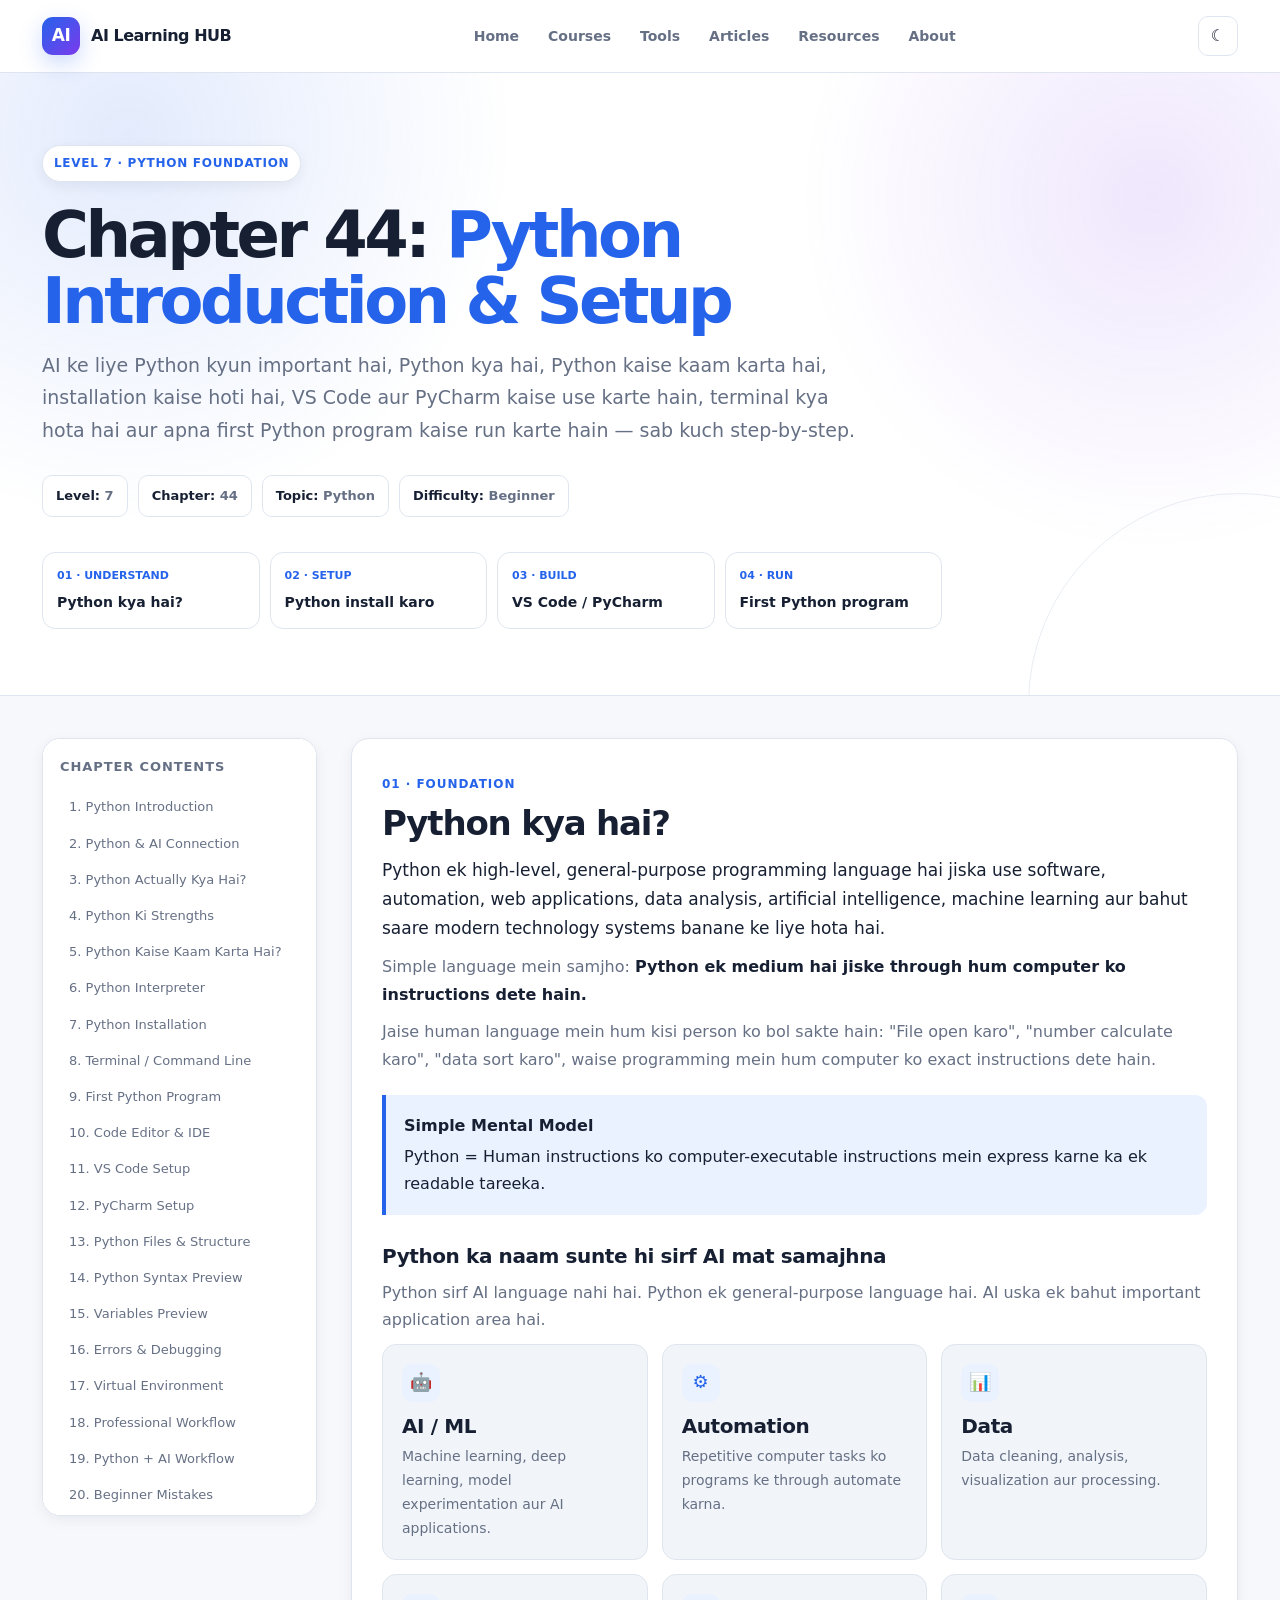
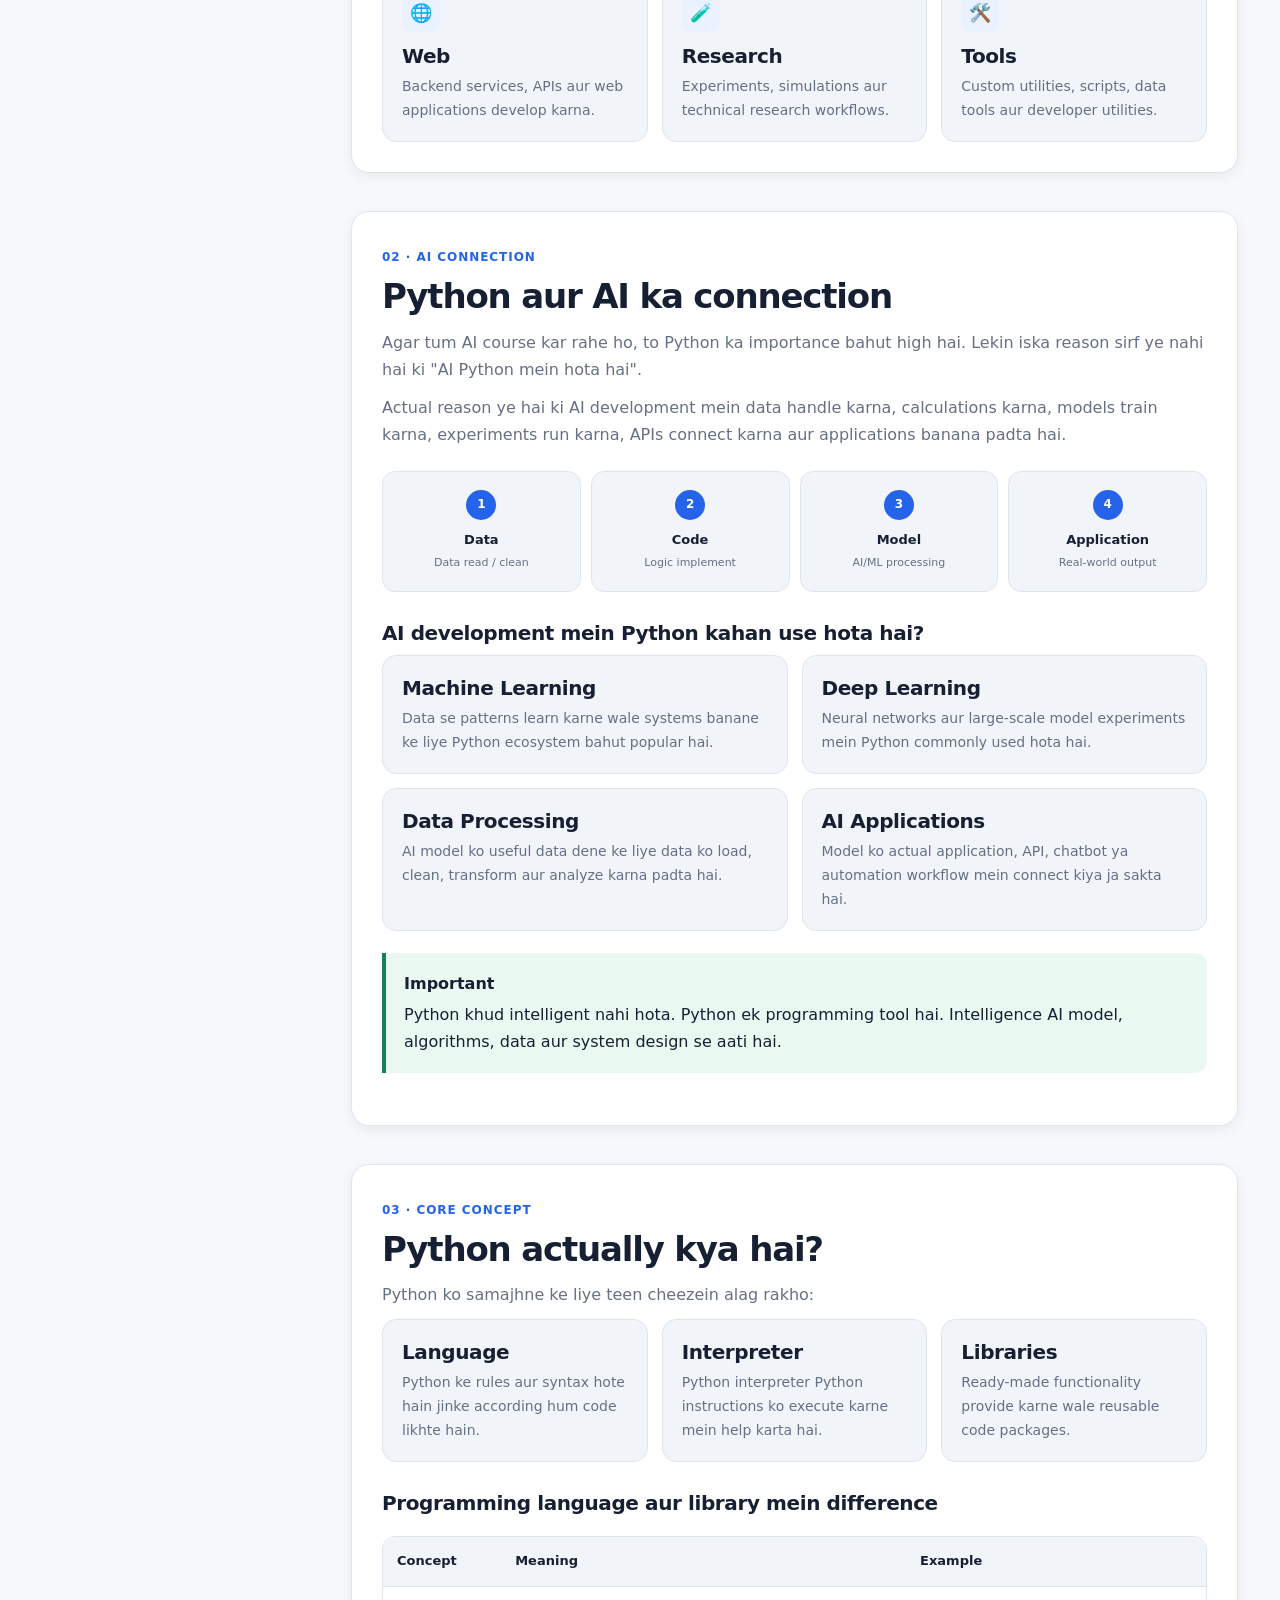
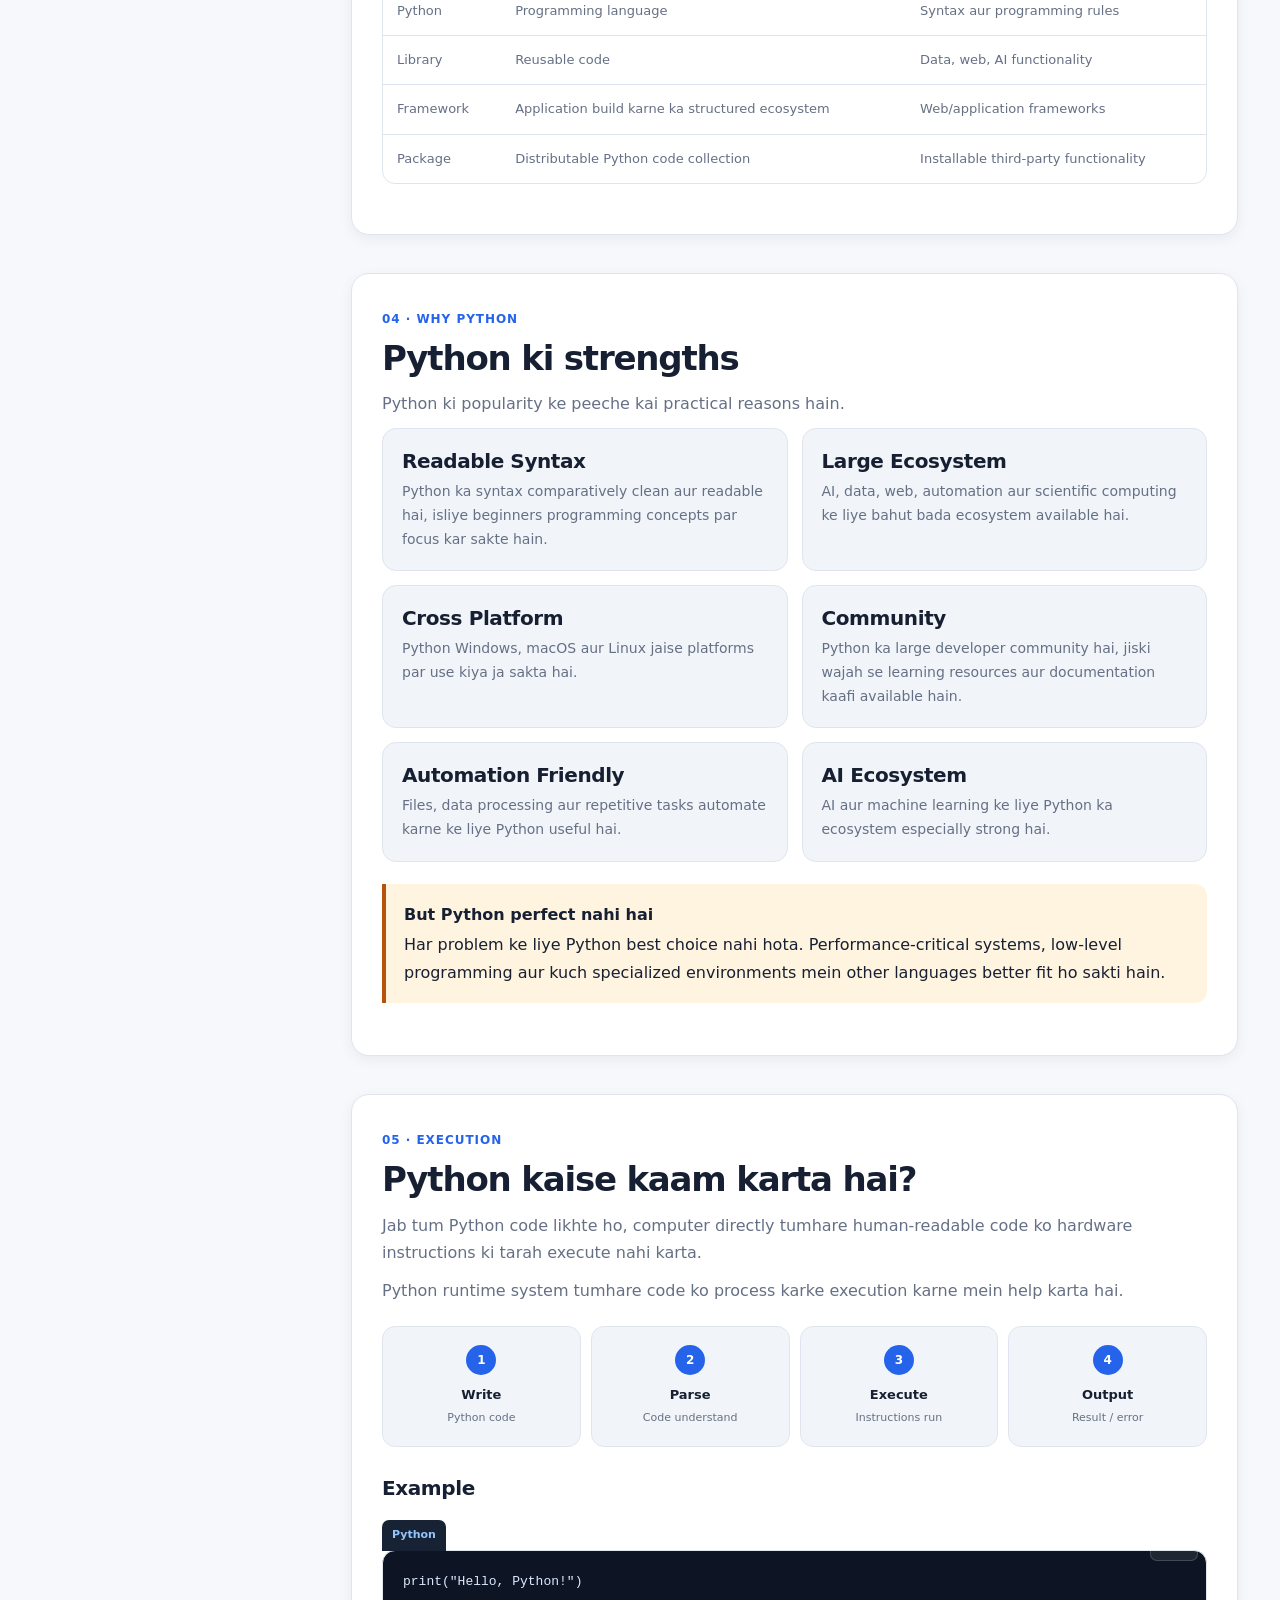
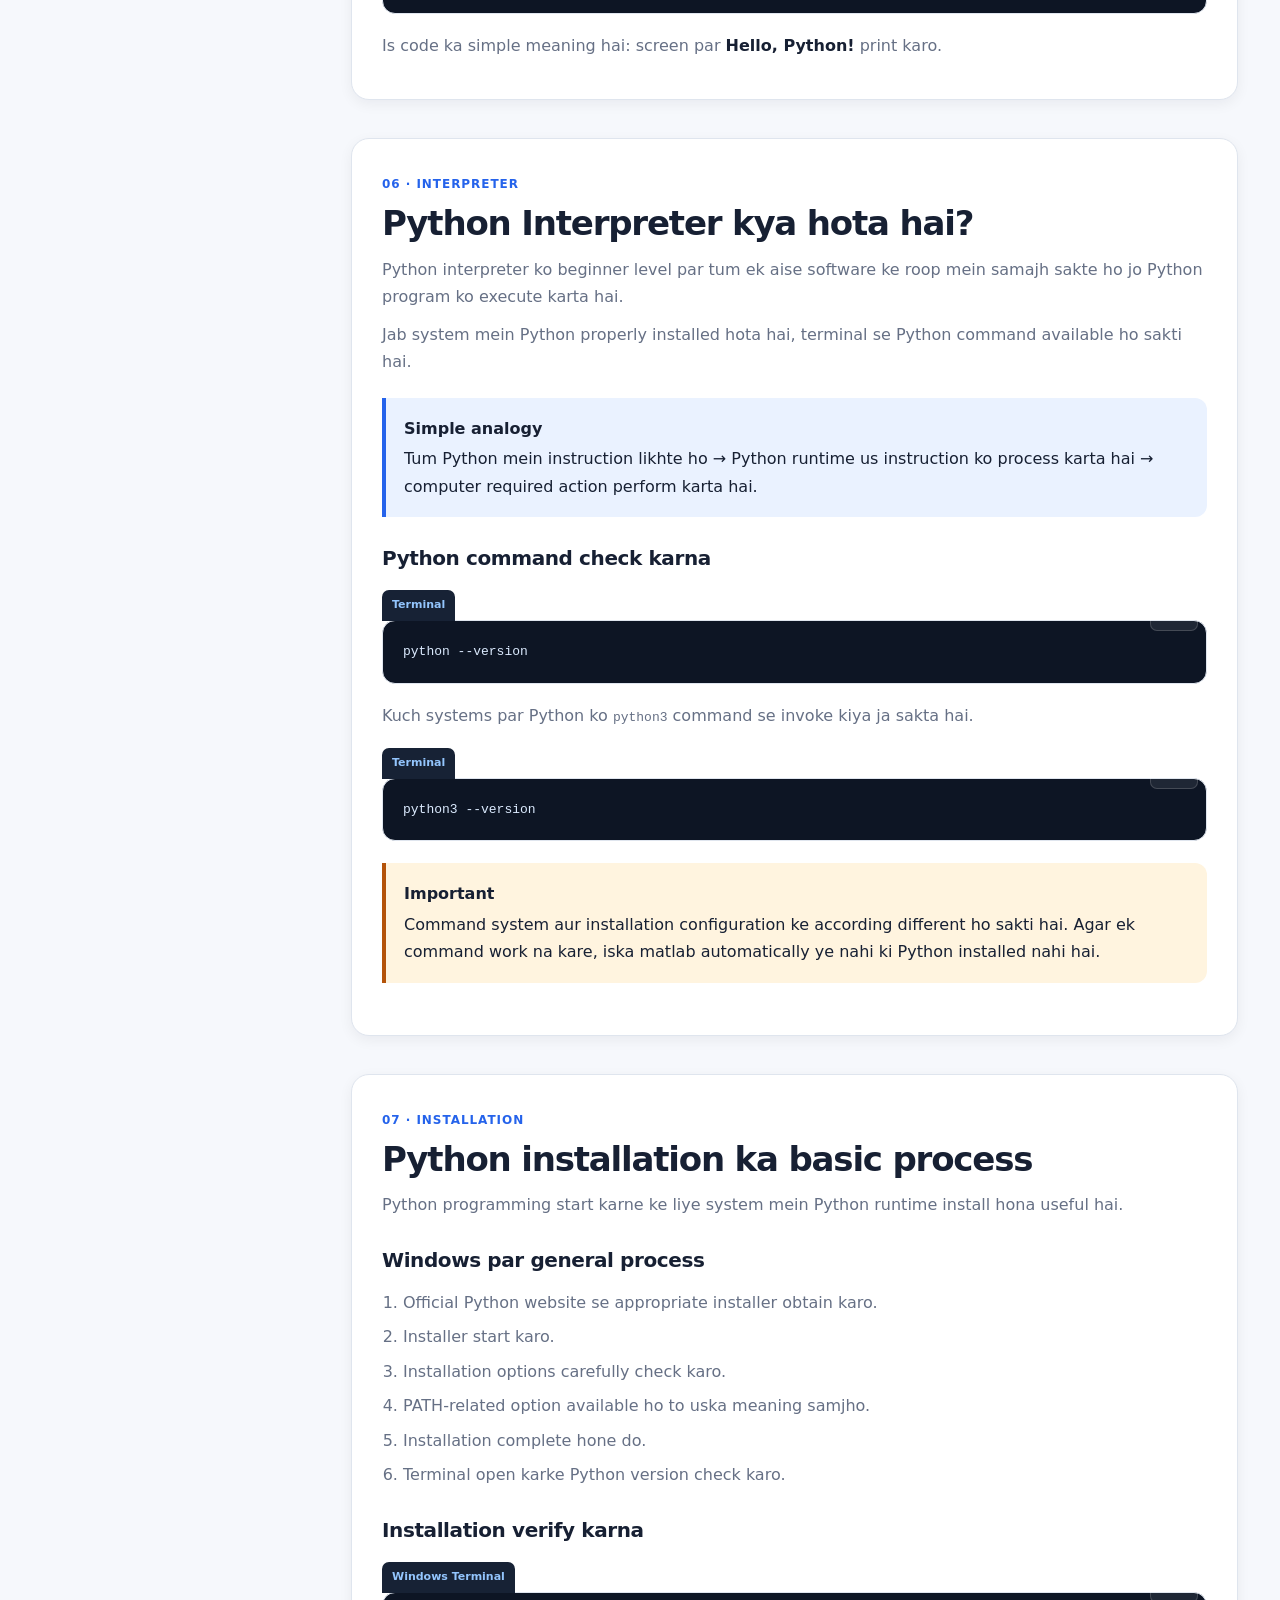
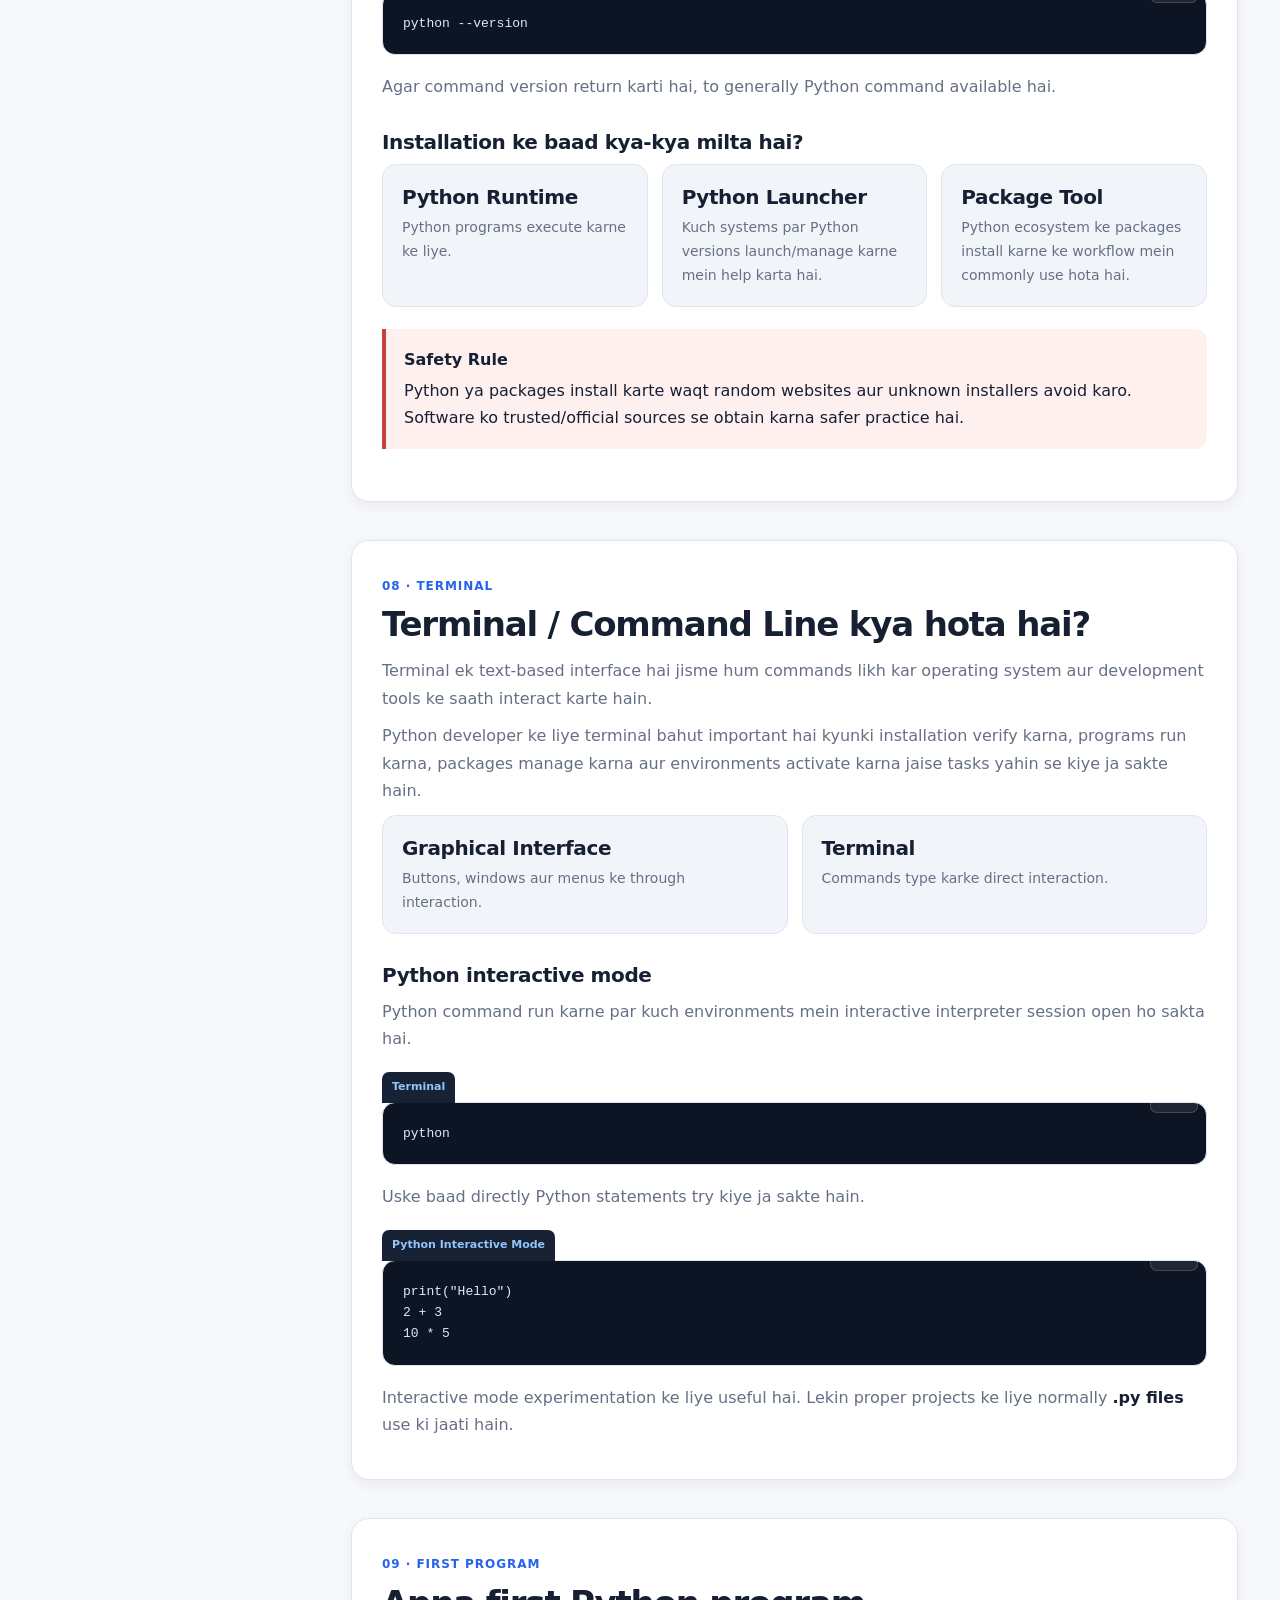
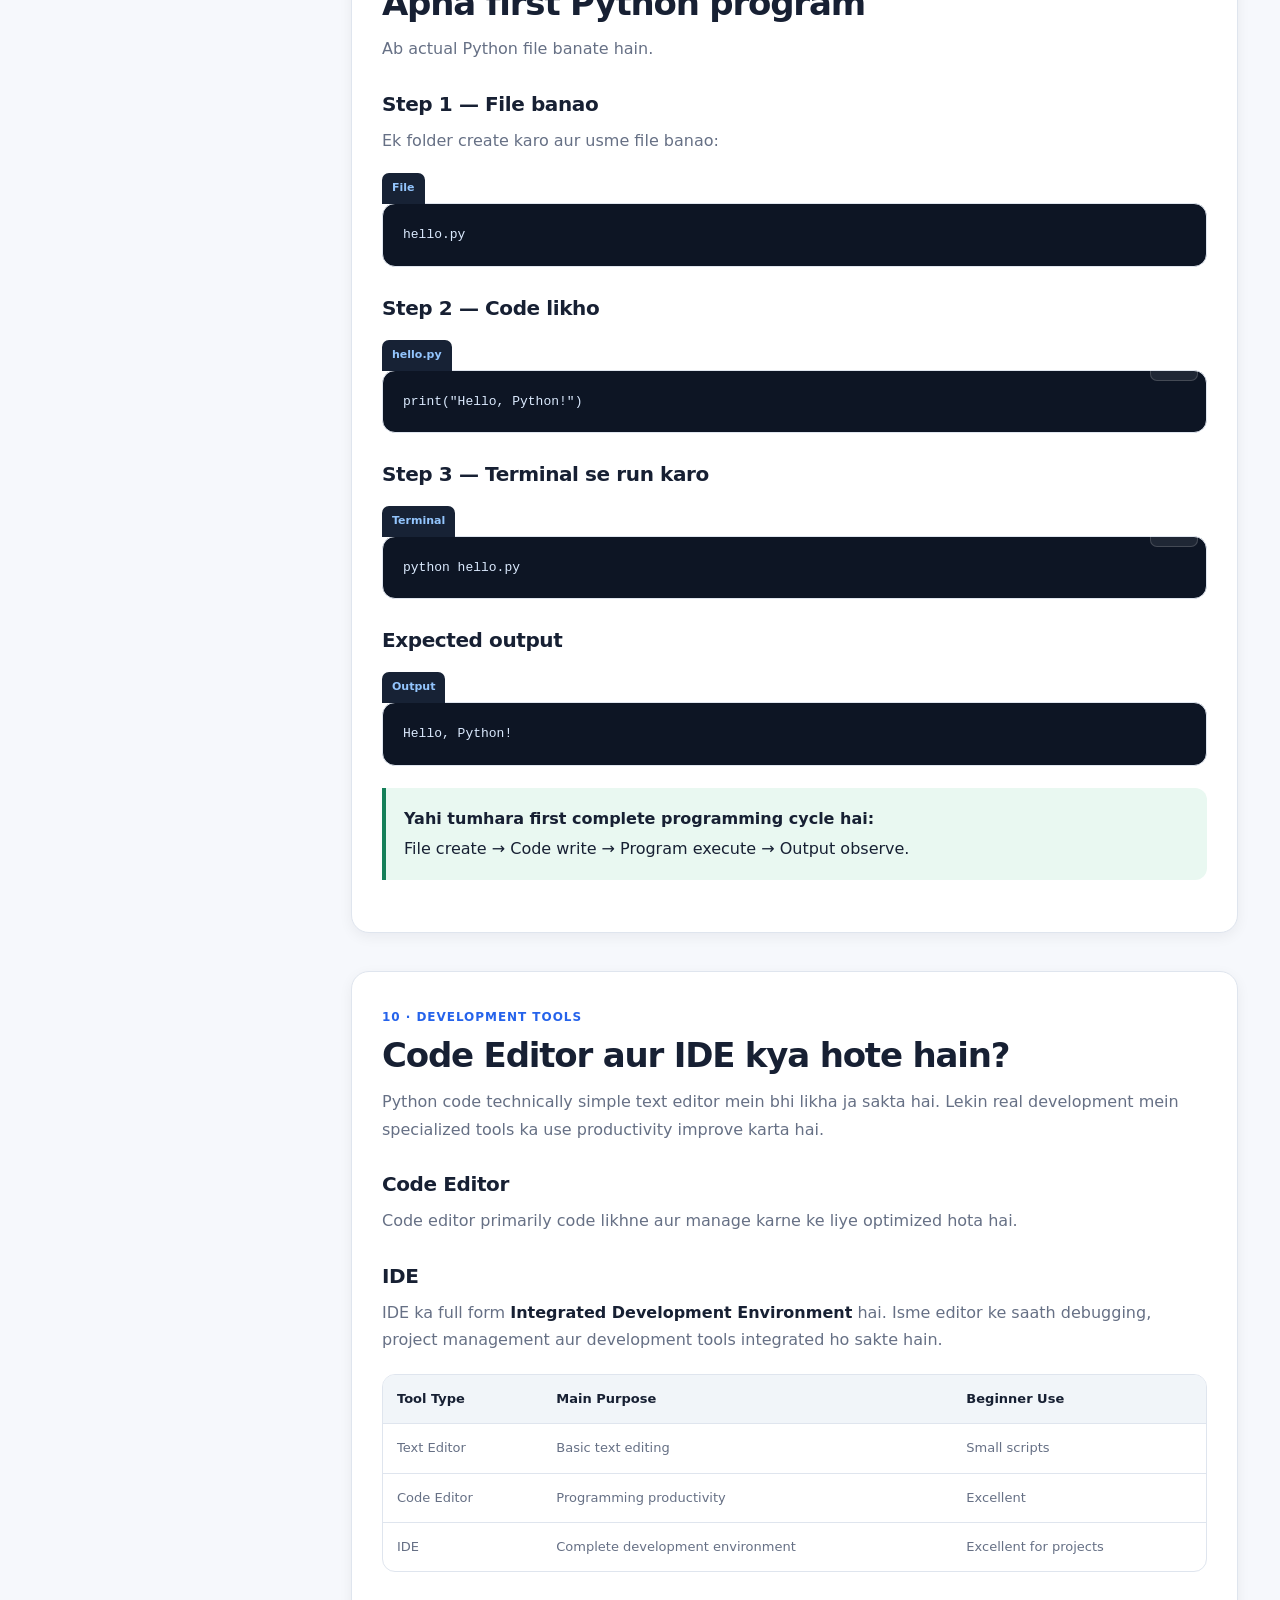
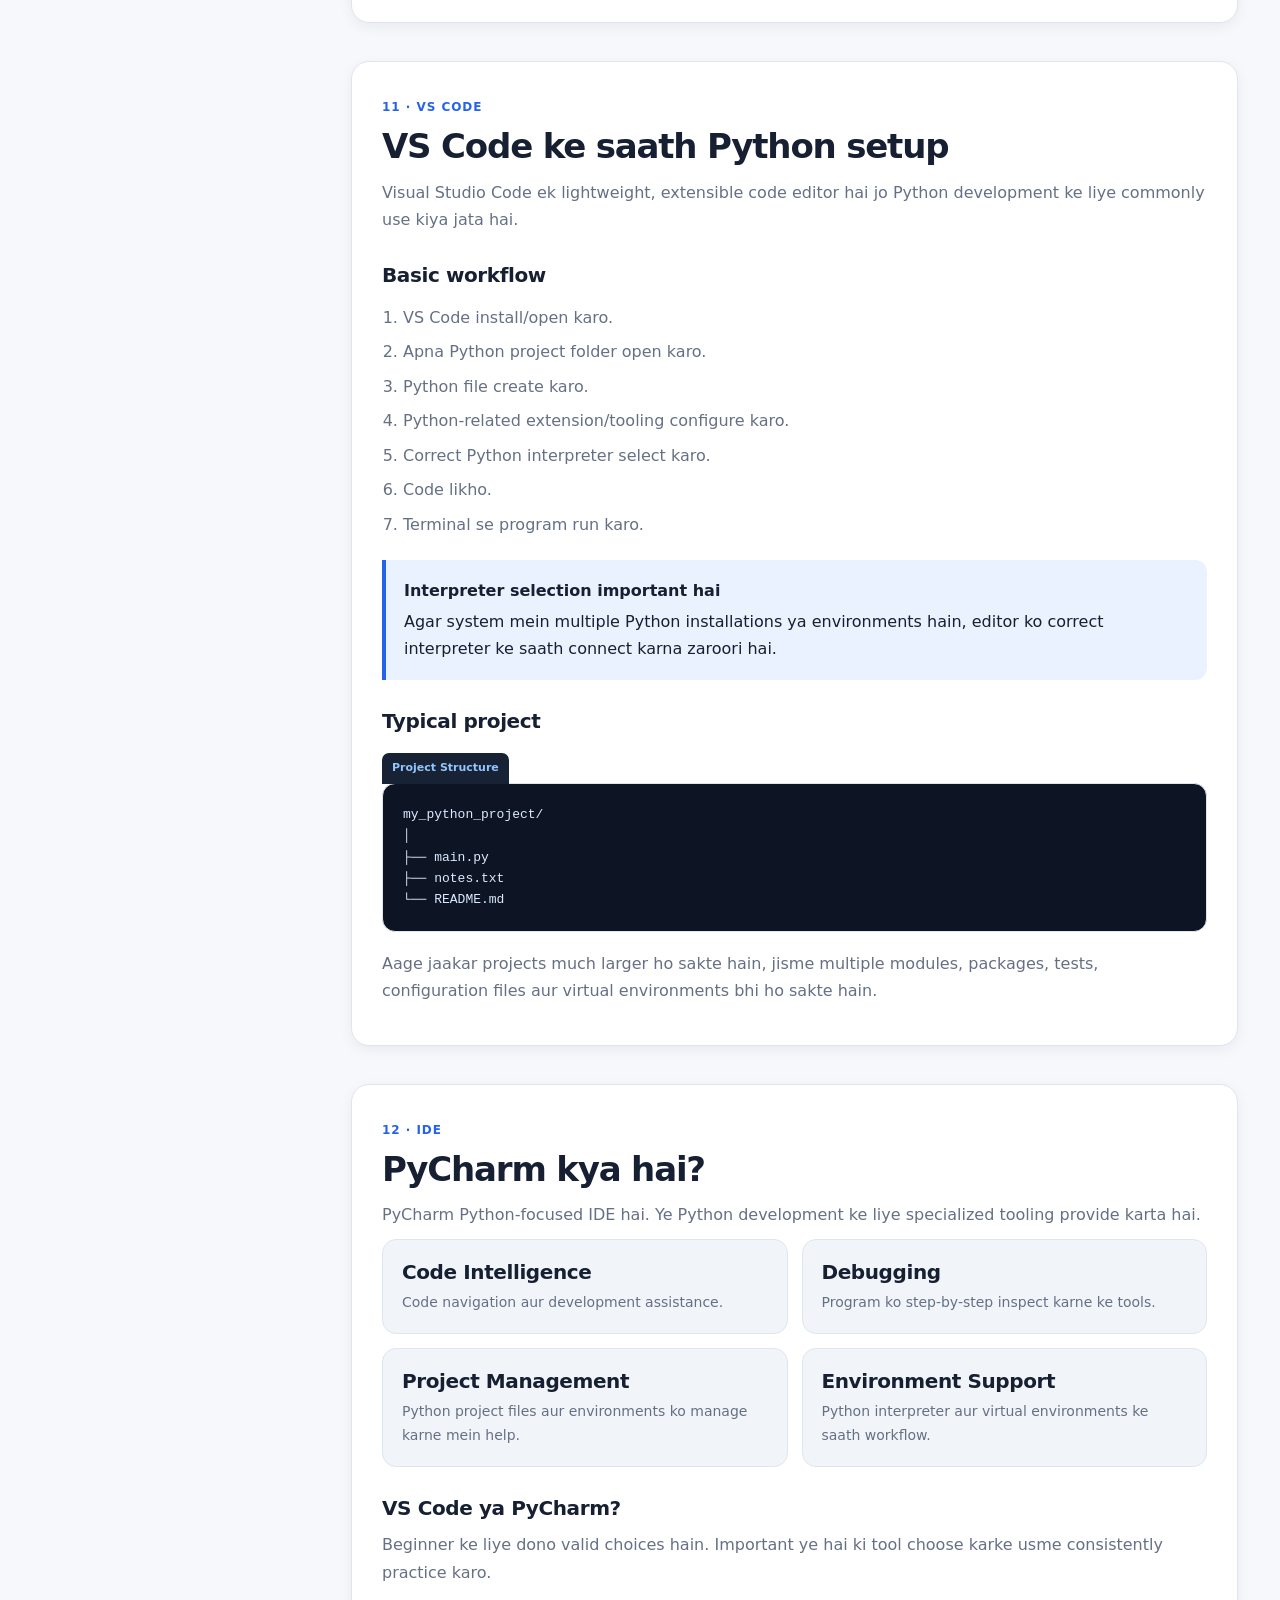
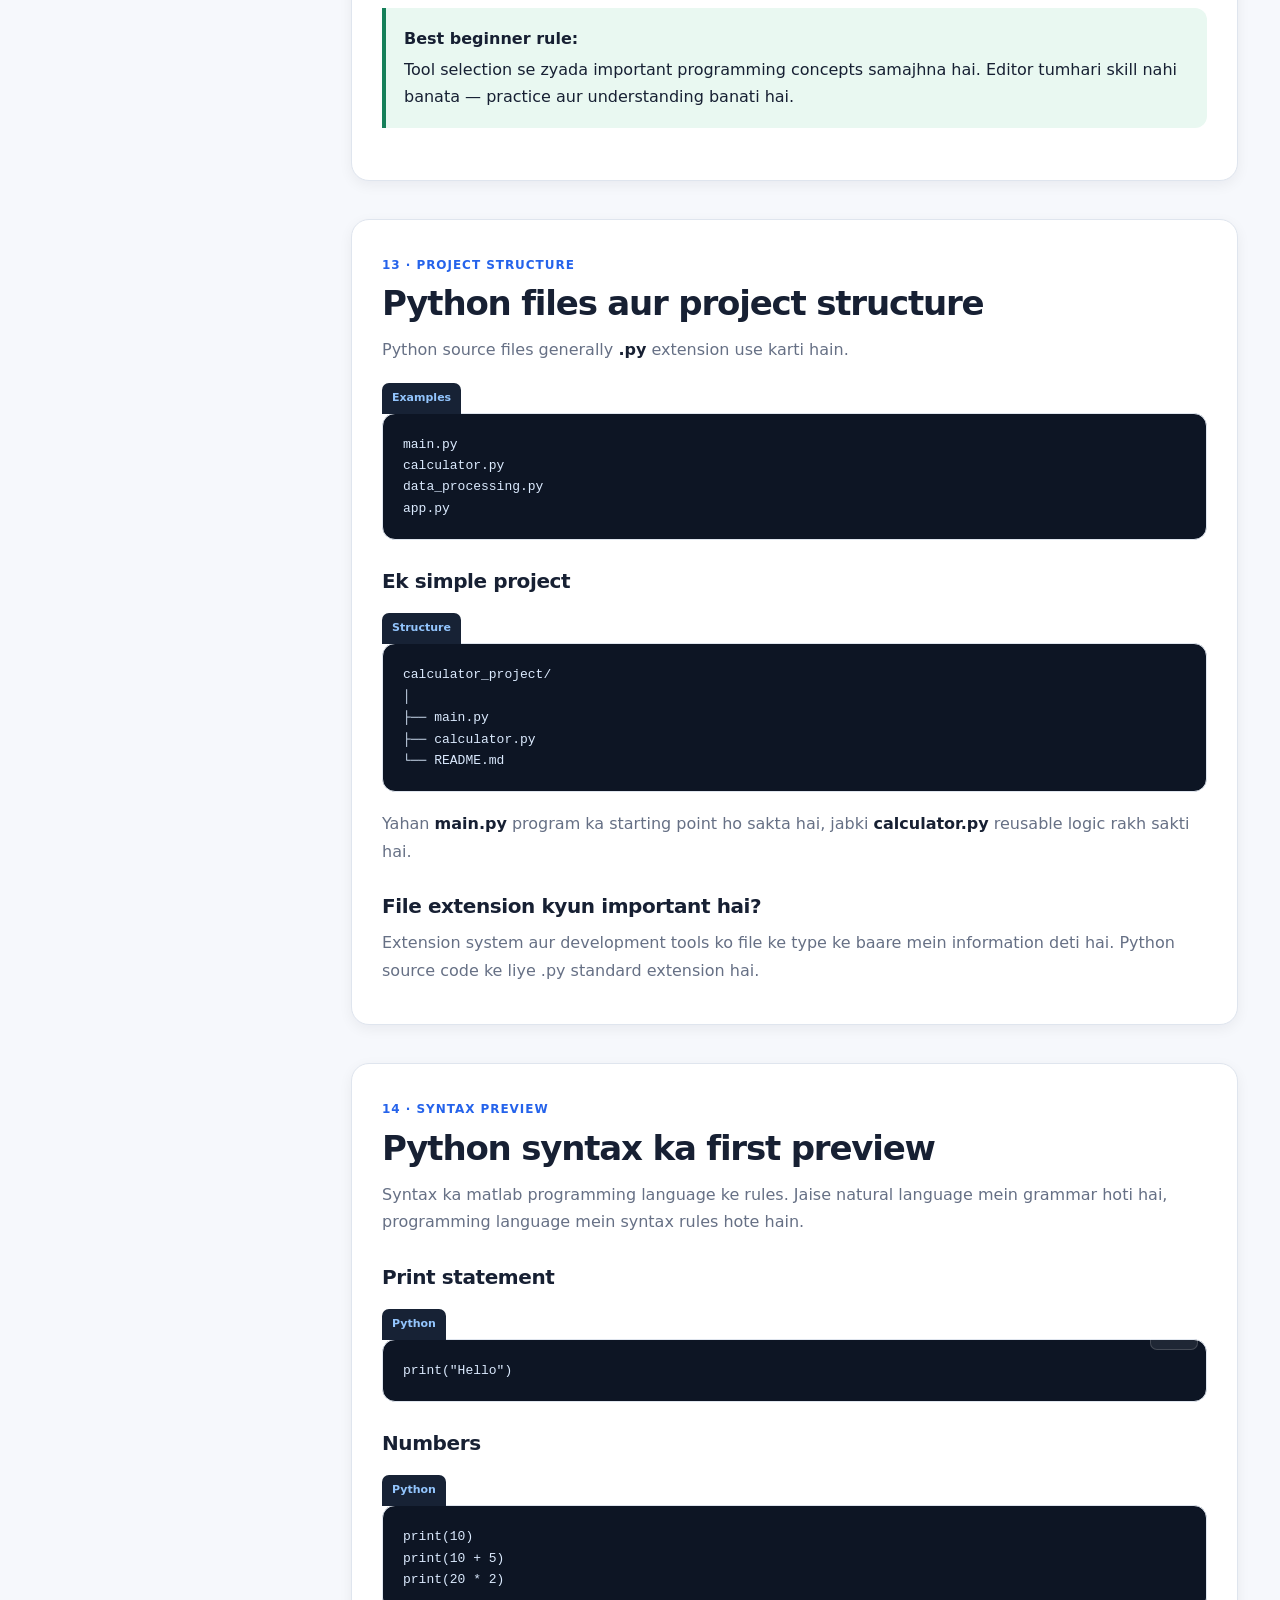
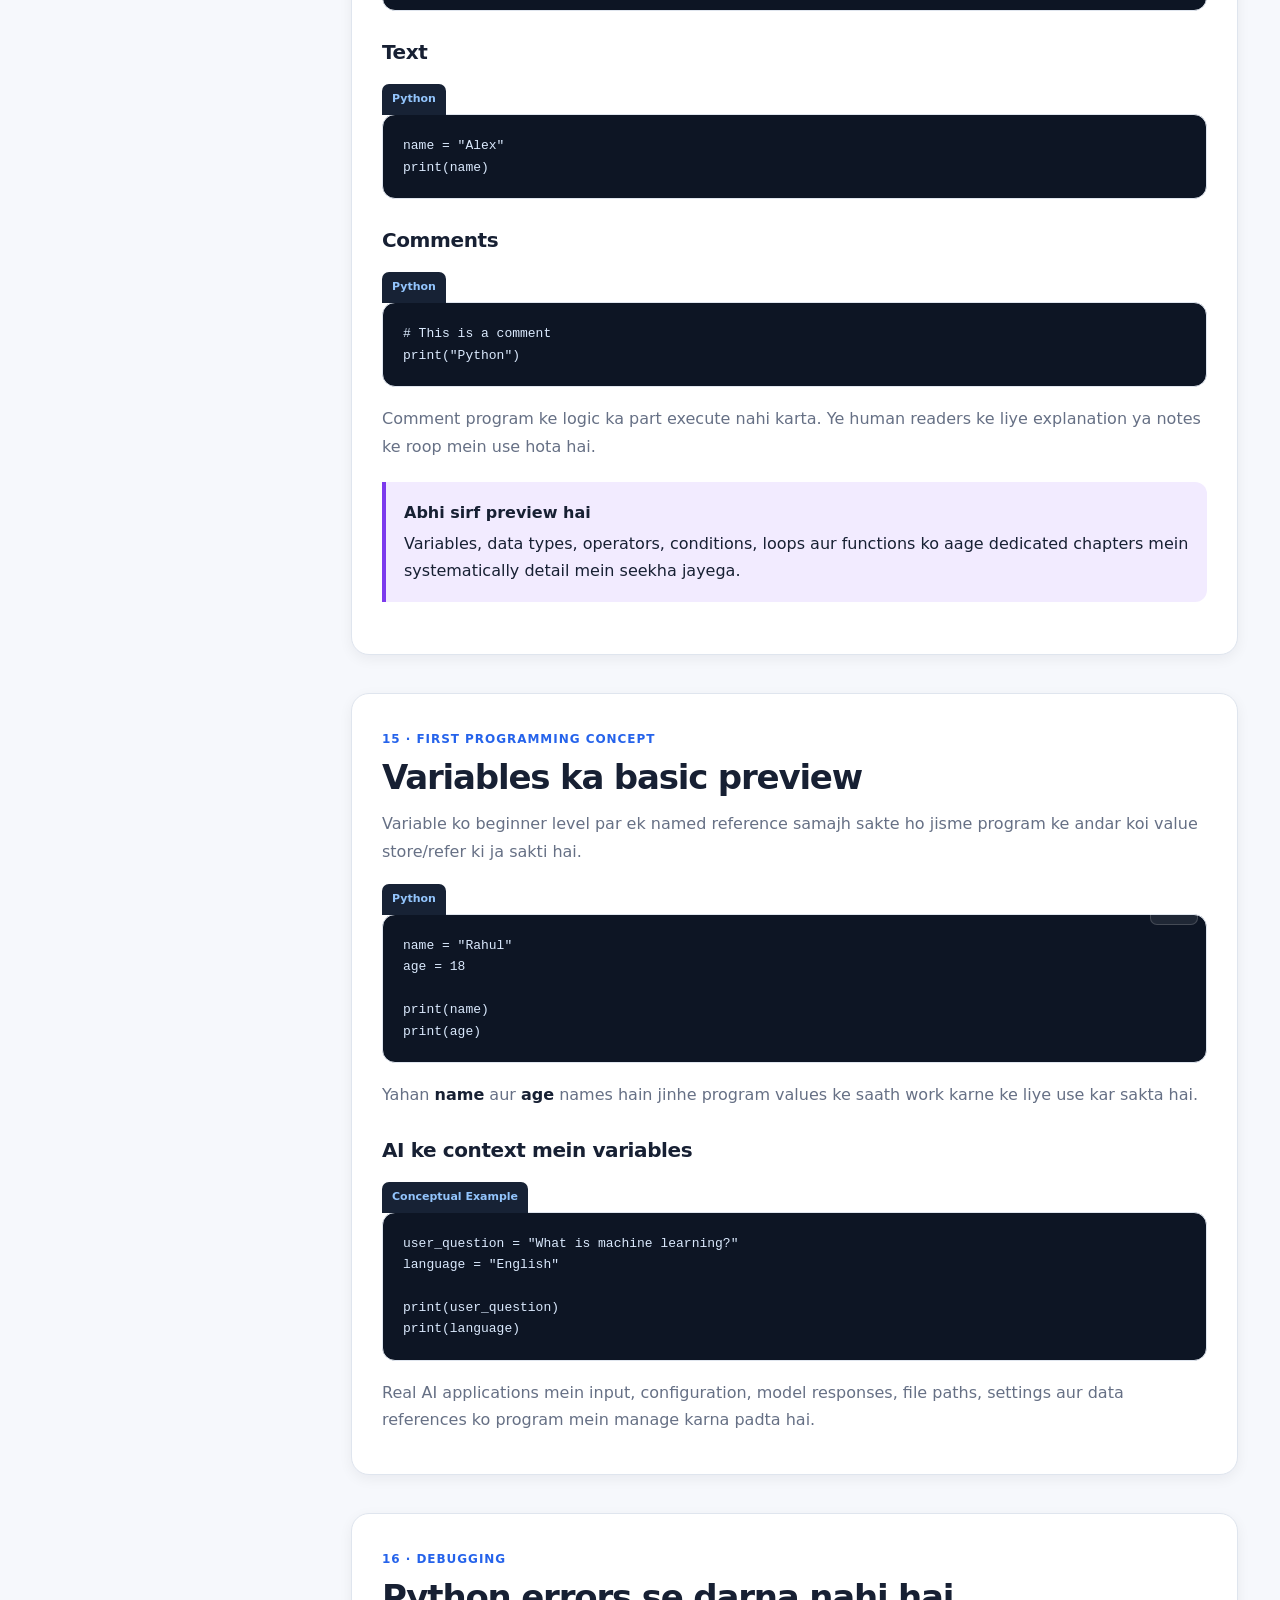
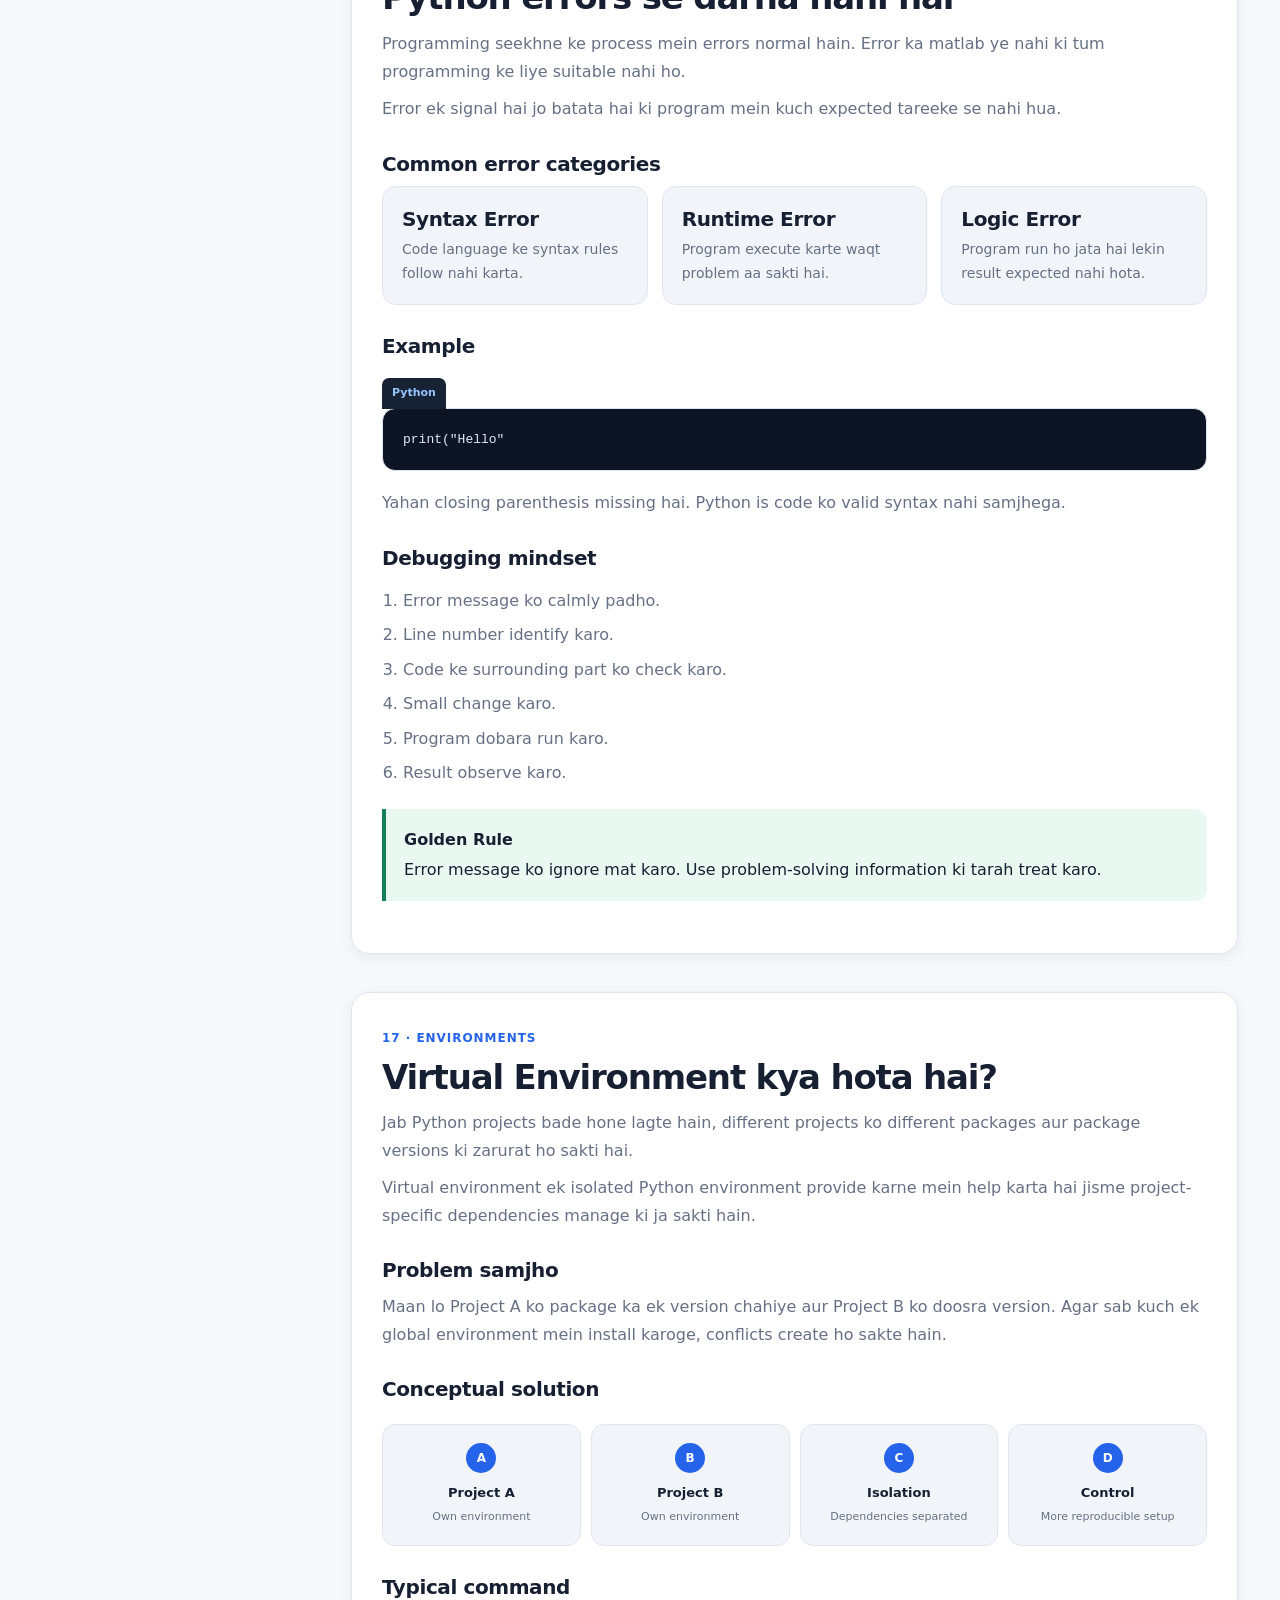
<file: chapters/chapter-44.html>
<!DOCTYPE html>
<html lang="en">

<head>
    <meta charset="UTF-8" />
    <meta name="viewport" content="width=device-width, initial-scale=1.0" />

    <title>Chapter 44: Python Introduction, Installation & Development Setup | AI Learning HUB</title>

    <meta name="description"
        content="Learn Python from the ground up for AI, automation, data science and application development. Chapter 44 covers Python basics, installation, VS Code, PyCharm, interpreter, terminal, first program, virtual environments, project structure and common errors." />

    <meta name="keywords"
        content="Python introduction, Python for AI, learn Python, Python installation, VS Code Python, PyCharm Python, Python interpreter, Python terminal, Python setup, AI Python course, Python beginner course" />

    <meta name="author" content="AI Learning HUB" />
    <meta name="robots" content="index, follow" />
    <meta name="theme-color" content="#f8fafc" />

    <meta property="og:type" content="article" />
    <meta property="og:title" content="Chapter 44: Python Introduction & Setup" />
    <meta property="og:description"
        content="A complete beginner-friendly foundation for learning Python for AI, automation and modern technology." />
    <meta property="og:site_name" content="AI Learning HUB" />

    <meta name="twitter:card" content="summary_large_image" />
    <meta name="twitter:title" content="Chapter 44: Python Introduction & Setup" />
    <meta name="twitter:description"
        content="Learn Python fundamentals, installation, VS Code, PyCharm, interpreter, terminal and your first Python programs." />

    <link rel="canonical" href="chapters/chapter-44.html" />

    <script type="application/ld+json">
  {
    "@context": "https://schema.org",
    "@type": "Article",
    "headline": "Chapter 44: Python Introduction, Installation & Development Setup",
    "description": "Complete beginner-friendly introduction to Python for AI, automation, data science and application development.",
    "author": {
      "@type": "Organization",
      "name": "AI Learning HUB"
    },
    "publisher": {
      "@type": "Organization",
      "name": "AI Learning HUB"
    },
    "educationalLevel": "Beginner",
    "learningResourceType": "Course Chapter",
    "isPartOf": {
      "@type": "Course",
      "name": "AI Full Course"
    }
  }
  </script>

    <style>
        :root {
            --bg: #f6f8fc;
            --surface: #ffffff;
            --surface-2: #f1f5f9;
            --surface-3: #eaf0f7;
            --text: #172033;
            --muted: #667085;
            --border: #dfe5ee;
            --primary: #2563eb;
            --primary-2: #1d4ed8;
            --primary-soft: #eaf2ff;
            --green: #16805a;
            --green-soft: #e9f8f1;
            --orange: #b45309;
            --orange-soft: #fff4df;
            --red: #c24141;
            --red-soft: #fff0f0;
            --purple: #7c3aed;
            --purple-soft: #f2ebff;
            --shadow-sm: 0 4px 14px rgba(15, 23, 42, .06);
            --shadow: 0 16px 45px rgba(15, 23, 42, .09);
            --radius: 18px;
            --radius-sm: 12px;
            --max: 1240px;
            --nav-height: 72px;
        }

        [data-theme="dark"] {
            --bg: #0b1220;
            --surface: #111a2b;
            --surface-2: #172235;
            --surface-3: #1c2a40;
            --text: #edf3fb;
            --muted: #a8b3c5;
            --border: #26364d;
            --primary: #60a5fa;
            --primary-2: #93c5fd;
            --primary-soft: #132c4e;
            --green: #55d39b;
            --green-soft: #102d24;
            --orange: #f6b65c;
            --orange-soft: #33230d;
            --red: #ff8b8b;
            --red-soft: #35191d;
            --purple: #b394ff;
            --purple-soft: #261b42;
            --shadow-sm: 0 4px 14px rgba(0, 0, 0, .18);
            --shadow: 0 18px 50px rgba(0, 0, 0, .25);
        }

        * {
            box-sizing: border-box;
        }

        html {
            scroll-behavior: smooth;
            scroll-padding-top: calc(var(--nav-height) + 22px);
        }

        body {
            margin: 0;
            background: var(--bg);
            color: var(--text);
            font-family:
                Inter, ui-sans-serif, system-ui, -apple-system,
                BlinkMacSystemFont, "Segoe UI", sans-serif;
            line-height: 1.72;
            overflow-x: hidden;
        }

        a {
            color: inherit;
            text-decoration: none;
        }

        button {
            font: inherit;
        }

        img {
            max-width: 100%;
            display: block;
        }

        ::selection {
            background: var(--primary);
            color: #fff;
        }

        /* =========================
       NAVBAR
    ========================== */

        .navbar {
            position: sticky;
            top: 0;
            z-index: 1000;
            min-height: var(--nav-height);
            border-bottom: 1px solid var(--border);
            background: color-mix(in srgb, var(--surface) 94%, transparent);
            backdrop-filter: blur(16px);
        }

        .nav-inner {
            max-width: var(--max);
            min-height: var(--nav-height);
            margin: auto;
            padding: 0 22px;
            display: flex;
            align-items: center;
            justify-content: space-between;
            gap: 18px;
        }

        .brand {
            display: inline-flex;
            align-items: center;
            gap: 11px;
            font-weight: 800;
            letter-spacing: -.03em;
            white-space: nowrap;
        }

        .brand-mark {
            width: 38px;
            height: 38px;
            display: grid;
            place-items: center;
            border-radius: 11px;
            background: linear-gradient(135deg, var(--primary), #7c3aed);
            color: #fff;
            box-shadow: 0 8px 22px rgba(37, 99, 235, .24);
            font-size: 17px;
        }

        .brand-text {
            font-size: 16px;
        }

        .nav-links {
            display: flex;
            align-items: center;
            gap: 5px;
        }

        .nav-links a {
            padding: 9px 12px;
            color: var(--muted);
            border-radius: 9px;
            font-size: 14px;
            font-weight: 600;
            transition: .2s ease;
        }

        .nav-links a:hover {
            color: var(--primary);
            background: var(--primary-soft);
        }

        .nav-actions {
            display: flex;
            align-items: center;
            gap: 8px;
        }

        .icon-btn,
        .menu-btn {
            width: 40px;
            height: 40px;
            border: 1px solid var(--border);
            background: var(--surface);
            color: var(--text);
            border-radius: 10px;
            cursor: pointer;
            display: grid;
            place-items: center;
            transition: .2s ease;
        }

        .icon-btn:hover,
        .menu-btn:hover {
            border-color: var(--primary);
            color: var(--primary);
            transform: translateY(-1px);
        }

        .menu-btn {
            display: none;
        }

        /* =========================
       READING PROGRESS
    ========================== */

        .progress-track {
            position: fixed;
            top: var(--nav-height);
            left: 0;
            right: 0;
            height: 3px;
            z-index: 999;
            background: transparent;
            pointer-events: none;
        }

        .progress-bar {
            width: 0;
            height: 100%;
            background: linear-gradient(90deg, var(--primary), #7c3aed);
            transition: width .08s linear;
        }

        /* =========================
       HERO
    ========================== */

        .hero {
            position: relative;
            overflow: hidden;
            border-bottom: 1px solid var(--border);
            background:
                radial-gradient(circle at 10% 10%, rgba(37, 99, 235, .13), transparent 30%),
                radial-gradient(circle at 90% 20%, rgba(124, 58, 237, .12), transparent 28%),
                var(--surface);
        }

        .hero::after {
            content: "";
            position: absolute;
            width: 420px;
            height: 420px;
            right: -170px;
            bottom: -220px;
            border-radius: 50%;
            border: 1px solid var(--border);
            opacity: .7;
        }

        .hero-inner {
            max-width: var(--max);
            margin: auto;
            padding: 72px 22px 66px;
            position: relative;
            z-index: 1;
        }

        .eyebrow {
            display: inline-flex;
            align-items: center;
            gap: 8px;
            padding: 7px 11px;
            border: 1px solid var(--border);
            border-radius: 999px;
            background: var(--surface);
            color: var(--primary);
            font-size: 12px;
            font-weight: 800;
            letter-spacing: .06em;
            text-transform: uppercase;
            box-shadow: var(--shadow-sm);
        }

        .hero h1 {
            max-width: 900px;
            margin: 20px 0 14px;
            font-size: clamp(36px, 5vw, 66px);
            line-height: 1.04;
            letter-spacing: -.055em;
        }

        .hero h1 span {
            color: var(--primary);
        }

        .hero-description {
            max-width: 830px;
            margin: 0;
            color: var(--muted);
            font-size: clamp(16px, 2vw, 19px);
        }

        .hero-meta {
            margin-top: 28px;
            display: flex;
            flex-wrap: wrap;
            gap: 10px;
        }

        .meta-pill {
            padding: 9px 13px;
            border: 1px solid var(--border);
            border-radius: 10px;
            background: var(--surface);
            font-size: 13px;
            font-weight: 700;
            color: var(--muted);
        }

        .meta-pill strong {
            color: var(--text);
        }

        .hero-roadmap {
            margin-top: 35px;
            max-width: 900px;
            display: grid;
            grid-template-columns: repeat(4, 1fr);
            gap: 10px;
        }

        .roadmap-item {
            padding: 14px;
            border: 1px solid var(--border);
            border-radius: 13px;
            background: color-mix(in srgb, var(--surface) 85%, transparent);
        }

        .roadmap-number {
            font-size: 11px;
            font-weight: 800;
            color: var(--primary);
            text-transform: uppercase;
        }

        .roadmap-item strong {
            display: block;
            margin-top: 4px;
            font-size: 14px;
        }

        /* =========================
       LAYOUT
    ========================== */

        .page {
            max-width: var(--max);
            margin: auto;
            padding: 42px 22px 90px;
            display: grid;
            grid-template-columns: 275px minmax(0, 1fr);
            gap: 34px;
            align-items: start;
        }

        .toc {
            position: sticky;
            top: calc(var(--nav-height) + 28px);
            max-height: calc(100vh - var(--nav-height) - 50px);
            overflow: auto;
            padding: 17px;
            border: 1px solid var(--border);
            border-radius: var(--radius);
            background: var(--surface);
            box-shadow: var(--shadow-sm);
        }

        .toc-title {
            margin: 0 0 12px;
            font-size: 13px;
            text-transform: uppercase;
            letter-spacing: .07em;
            color: var(--muted);
        }

        .toc a {
            display: block;
            padding: 8px 9px;
            margin: 2px 0;
            border-radius: 8px;
            color: var(--muted);
            font-size: 13px;
            line-height: 1.4;
            transition: .2s ease;
        }

        .toc a:hover {
            background: var(--primary-soft);
            color: var(--primary);
        }

        .content {
            min-width: 0;
        }

        .chapter-section {
            margin-bottom: 38px;
            padding: 30px;
            border: 1px solid var(--border);
            border-radius: var(--radius);
            background: var(--surface);
            box-shadow: var(--shadow-sm);
        }

        .chapter-section h2 {
            margin: 0 0 12px;
            font-size: clamp(24px, 3vw, 34px);
            line-height: 1.2;
            letter-spacing: -.035em;
        }

        .chapter-section h3 {
            margin: 28px 0 9px;
            font-size: 20px;
            line-height: 1.3;
            letter-spacing: -.02em;
        }

        .chapter-section h4 {
            margin: 22px 0 7px;
            font-size: 16px;
        }

        .chapter-section p {
            margin: 10px 0;
            color: var(--muted);
        }

        .chapter-section strong {
            color: var(--text);
        }

        .lead {
            font-size: 17px;
            color: var(--text) !important;
        }

        .section-number {
            display: inline-block;
            margin-bottom: 8px;
            color: var(--primary);
            font-size: 12px;
            font-weight: 900;
            letter-spacing: .08em;
            text-transform: uppercase;
        }

        /* =========================
       CALLOUTS
    ========================== */

        .callout {
            margin: 22px 0;
            padding: 17px 18px;
            border-left: 4px solid var(--primary);
            border-radius: 0 12px 12px 0;
            background: var(--primary-soft);
        }

        .callout.green {
            border-left-color: var(--green);
            background: var(--green-soft);
        }

        .callout.orange {
            border-left-color: var(--orange);
            background: var(--orange-soft);
        }

        .callout.red {
            border-left-color: var(--red);
            background: var(--red-soft);
        }

        .callout.purple {
            border-left-color: var(--purple);
            background: var(--purple-soft);
        }

        .callout strong {
            display: block;
            margin-bottom: 3px;
        }

        /* =========================
       CARDS / GRIDS
    ========================== */

        .grid {
            display: grid;
            gap: 14px;
        }

        .grid-2 {
            grid-template-columns: repeat(2, minmax(0, 1fr));
        }

        .grid-3 {
            grid-template-columns: repeat(3, minmax(0, 1fr));
        }

        .info-card {
            padding: 19px;
            border: 1px solid var(--border);
            border-radius: 14px;
            background: var(--surface-2);
        }

        .info-card .icon {
            width: 38px;
            height: 38px;
            display: grid;
            place-items: center;
            margin-bottom: 11px;
            border-radius: 10px;
            background: var(--primary-soft);
            color: var(--primary);
            font-size: 18px;
        }

        .info-card h3,
        .info-card h4 {
            margin: 0 0 5px;
        }

        .info-card p {
            margin: 0;
            font-size: 14px;
        }

        /* =========================
       PROCESS
    ========================== */

        .process {
            display: grid;
            grid-template-columns: repeat(4, 1fr);
            gap: 10px;
            margin: 22px 0;
        }

        .process-step {
            position: relative;
            padding: 18px 14px;
            border: 1px solid var(--border);
            border-radius: 13px;
            background: var(--surface-2);
            text-align: center;
        }

        .process-step .step-no {
            width: 30px;
            height: 30px;
            margin: 0 auto 9px;
            border-radius: 50%;
            display: grid;
            place-items: center;
            background: var(--primary);
            color: #fff;
            font-size: 12px;
            font-weight: 800;
        }

        .process-step strong {
            display: block;
            font-size: 13px;
        }

        .process-step span {
            display: block;
            margin-top: 3px;
            color: var(--muted);
            font-size: 11px;
        }

        /* =========================
       CODE
    ========================== */

        .code-wrap {
            position: relative;
            margin: 18px 0;
        }

        pre {
            margin: 0;
            padding: 20px;
            overflow-x: auto;
            border: 1px solid var(--border);
            border-radius: 13px;
            background: #0d1524;
            color: #dbeafe;
            font-family:
                "SFMono-Regular", Consolas, "Liberation Mono", monospace;
            font-size: 13px;
            line-height: 1.65;
        }

        .copy-btn {
            position: absolute;
            top: 9px;
            right: 9px;
            padding: 6px 9px;
            border: 1px solid rgba(255, 255, 255, .16);
            border-radius: 7px;
            background: rgba(255, 255, 255, .08);
            color: #fff;
            cursor: pointer;
            font-size: 11px;
        }

        .copy-btn:hover {
            background: rgba(255, 255, 255, .15);
        }

        .code-label {
            display: inline-block;
            margin-bottom: -1px;
            padding: 6px 10px;
            border-radius: 7px 7px 0 0;
            background: #172235;
            color: #93c5fd;
            font-size: 11px;
            font-weight: 800;
        }

        /* =========================
       TABLE
    ========================== */

        .table-wrap {
            margin: 20px 0;
            overflow-x: auto;
            border: 1px solid var(--border);
            border-radius: 13px;
        }

        table {
            width: 100%;
            border-collapse: collapse;
            min-width: 620px;
        }

        th,
        td {
            padding: 13px 14px;
            border-bottom: 1px solid var(--border);
            text-align: left;
            vertical-align: top;
            font-size: 13px;
        }

        th {
            background: var(--surface-2);
            color: var(--text);
            font-weight: 800;
        }

        td {
            color: var(--muted);
        }

        tr:last-child td {
            border-bottom: 0;
        }

        /* =========================
       LISTS
    ========================== */

        .check-list,
        .number-list {
            padding-left: 21px;
            color: var(--muted);
        }

        .check-list li,
        .number-list li {
            margin: 7px 0;
        }

        .check-list li::marker {
            color: var(--green);
        }

        /* =========================
       PROMPT BOX
    ========================== */

        .prompt-box {
            padding: 18px;
            border: 1px solid var(--border);
            border-radius: 13px;
            background: var(--surface-2);
        }

        .prompt-label {
            margin-bottom: 9px;
            color: var(--primary);
            font-size: 11px;
            font-weight: 900;
            letter-spacing: .08em;
            text-transform: uppercase;
        }

        .prompt-text {
            margin: 0;
            padding: 15px;
            border-radius: 10px;
            background: var(--surface);
            border: 1px dashed var(--border);
            color: var(--text);
            font-family: Consolas, monospace;
            font-size: 13px;
            line-height: 1.65;
            white-space: pre-wrap;
        }

        /* =========================
       CHECKLIST
    ========================== */

        .check-item {
            display: flex;
            align-items: flex-start;
            gap: 10px;
            margin: 10px 0;
            color: var(--muted);
        }

        .check-item input {
            margin-top: 6px;
            accent-color: var(--primary);
        }

        /* =========================
       QUIZ
    ========================== */

        .quiz {
            margin-top: 25px;
        }

        .question {
            margin-bottom: 20px;
            padding: 18px;
            border: 1px solid var(--border);
            border-radius: 13px;
            background: var(--surface-2);
        }

        .question-title {
            margin: 0 0 12px;
            font-weight: 800;
            color: var(--text);
        }

        .option {
            display: block;
            margin: 8px 0;
            padding: 10px 12px;
            border: 1px solid var(--border);
            border-radius: 9px;
            background: var(--surface);
            cursor: pointer;
            transition: .2s ease;
        }

        .option:hover {
            border-color: var(--primary);
        }

        .option input {
            margin-right: 8px;
            accent-color: var(--primary);
        }

        .quiz-actions {
            display: flex;
            flex-wrap: wrap;
            gap: 9px;
            margin-top: 15px;
        }

        .primary-btn,
        .secondary-btn {
            border: 0;
            border-radius: 10px;
            padding: 11px 16px;
            cursor: pointer;
            font-weight: 800;
            transition: .2s ease;
        }

        .primary-btn {
            background: var(--primary);
            color: #fff;
        }

        .primary-btn:hover {
            background: var(--primary-2);
            transform: translateY(-1px);
        }

        .secondary-btn {
            background: var(--surface);
            border: 1px solid var(--border);
            color: var(--text);
        }

        .secondary-btn:hover {
            border-color: var(--primary);
        }

        .quiz-result {
            display: none;
            margin-top: 17px;
            padding: 16px;
            border-radius: 12px;
            background: var(--green-soft);
            color: var(--text);
            border: 1px solid var(--border);
        }

        /* =========================
       SUMMARY
    ========================== */

        .takeaways {
            display: grid;
            grid-template-columns: repeat(2, 1fr);
            gap: 12px;
        }

        .takeaway {
            padding: 16px;
            border: 1px solid var(--border);
            border-radius: 12px;
            background: var(--surface-2);
        }

        .takeaway strong {
            display: block;
            margin-bottom: 4px;
        }

        .takeaway span {
            color: var(--muted);
            font-size: 13px;
        }

        /* =========================
       FOOTER
    ========================== */

        footer {
            border-top: 1px solid var(--border);
            background: var(--surface);
        }

        .footer-inner {
            max-width: var(--max);
            margin: auto;
            padding: 28px 22px;
            display: flex;
            justify-content: space-between;
            gap: 20px;
            flex-wrap: wrap;
            color: var(--muted);
            font-size: 13px;
        }

        /* =========================
       BACK TO TOP
    ========================== */

        .top-btn {
            position: fixed;
            right: 20px;
            bottom: 20px;
            width: 43px;
            height: 43px;
            border: 1px solid var(--border);
            border-radius: 12px;
            background: var(--surface);
            color: var(--text);
            box-shadow: var(--shadow);
            cursor: pointer;
            display: grid;
            place-items: center;
            opacity: 0;
            visibility: hidden;
            transform: translateY(12px);
            transition: .2s ease;
            z-index: 900;
        }

        .top-btn.show {
            opacity: 1;
            visibility: visible;
            transform: translateY(0);
        }

        /* =========================
       FOCUS
    ========================== */

        :focus-visible {
            outline: 3px solid rgba(37, 99, 235, .35);
            outline-offset: 2px;
        }

        /* =========================
       RESPONSIVE
    ========================== */

        @media (max-width: 1050px) {
            .nav-links {
                display: none;
            }

            .menu-btn {
                display: grid;
            }

            .nav-links.open {
                position: absolute;
                top: calc(var(--nav-height) - 1px);
                left: 0;
                right: 0;
                display: flex;
                flex-direction: column;
                align-items: stretch;
                padding: 12px 20px 16px;
                border-bottom: 1px solid var(--border);
                background: var(--surface);
                box-shadow: var(--shadow);
            }

            .nav-links.open a {
                padding: 12px;
            }

            .page {
                grid-template-columns: 1fr;
            }

            /*
        IMPORTANT:
        Tablet/mobile TOC is NOT sticky.
        This prevents overlap/fixed-sidebar bugs.
      */
            .toc {
                position: static;
                max-height: none;
                overflow: visible;
            }

            .toc-links {
                display: grid;
                grid-template-columns: repeat(2, minmax(0, 1fr));
                gap: 3px;
            }
        }

        @media (max-width: 760px) {
            :root {
                --nav-height: 64px;
            }

            .nav-inner {
                min-height: 64px;
                padding: 0 15px;
            }

            .brand-mark {
                width: 35px;
                height: 35px;
            }

            .hero-inner {
                padding: 48px 17px 45px;
            }

            .page {
                padding: 25px 14px 65px;
            }

            .chapter-section {
                padding: 21px 17px;
                border-radius: 15px;
                margin-bottom: 22px;
            }

            .grid-2,
            .grid-3 {
                grid-template-columns: 1fr;
            }

            .process {
                grid-template-columns: repeat(2, 1fr);
            }

            .hero-roadmap {
                grid-template-columns: repeat(2, 1fr);
            }

            .takeaways {
                grid-template-columns: 1fr;
            }

            .toc-links {
                grid-template-columns: 1fr;
            }

            .top-btn {
                right: 13px;
                bottom: 13px;
            }
        }

        @media (max-width: 480px) {
            .brand-text {
                font-size: 14px;
            }

            .hero h1 {
                font-size: 35px;
            }

            .hero-description {
                font-size: 15px;
            }

            .hero-roadmap,
            .process {
                grid-template-columns: 1fr;
            }

            .hero-meta {
                display: grid;
                grid-template-columns: 1fr 1fr;
            }

            .meta-pill {
                font-size: 11px;
            }

            .chapter-section h2 {
                font-size: 25px;
            }

            pre {
                padding: 15px;
                font-size: 12px;
            }
        }

        @media (prefers-reduced-motion: reduce) {
            html {
                scroll-behavior: auto;
            }

            *,
            *::before,
            *::after {
                transition: none !important;
            }
        }
    </style>
</head>

<body>

    <!-- =========================
       NAVBAR
  ========================== -->

    <header class="navbar">
        <div class="nav-inner">

            <a class="brand" href="../index.html" aria-label="AI Learning HUB Home">
                <span class="brand-mark">AI</span>
                <span class="brand-text">AI Learning HUB</span>
            </a>

            <nav class="nav-links" id="navLinks" aria-label="Main navigation">
                <a href="../index.html">Home</a>
                <a href="../index.html#courses">Courses</a>
                <a href="../index.html#tools">Tools</a>
                <a href="../index.html#articles">Articles</a>
                <a href="../index.html#resources">Resources</a>
                <a href="../index.html#about">About</a>
            </nav>

            <div class="nav-actions">
                <button class="icon-btn" id="themeBtn" type="button" aria-label="Toggle dark mode"
                    title="Toggle theme">☾</button>

                <button class="menu-btn" id="menuBtn" type="button" aria-label="Open navigation menu"
                    aria-expanded="false">☰</button>
            </div>

        </div>
    </header>

    <div class="progress-track" aria-hidden="true">
        <div class="progress-bar" id="progressBar"></div>
    </div>

    <!-- =========================
       HERO
  ========================== -->

    <section class="hero">
        <div class="hero-inner">

            <span class="eyebrow">Level 7 · Python Foundation</span>

            <h1>
                Chapter 44:
                <span>Python Introduction & Setup</span>
            </h1>

            <p class="hero-description">
                AI ke liye Python kyun important hai, Python kya hai, Python kaise
                kaam karta hai, installation kaise hoti hai, VS Code aur PyCharm
                kaise use karte hain, terminal kya hota hai aur apna first Python
                program kaise run karte hain — sab kuch step-by-step.
            </p>

            <div class="hero-meta">
                <div class="meta-pill"><strong>Level:</strong> 7</div>
                <div class="meta-pill"><strong>Chapter:</strong> 44</div>
                <div class="meta-pill"><strong>Topic:</strong> Python</div>
                <div class="meta-pill"><strong>Difficulty:</strong> Beginner</div>
            </div>

            <div class="hero-roadmap">

                <div class="roadmap-item">
                    <div class="roadmap-number">01 · Understand</div>
                    <strong>Python kya hai?</strong>
                </div>

                <div class="roadmap-item">
                    <div class="roadmap-number">02 · Setup</div>
                    <strong>Python install karo</strong>
                </div>

                <div class="roadmap-item">
                    <div class="roadmap-number">03 · Build</div>
                    <strong>VS Code / PyCharm</strong>
                </div>

                <div class="roadmap-item">
                    <div class="roadmap-number">04 · Run</div>
                    <strong>First Python program</strong>
                </div>

            </div>

        </div>
    </section>

    <!-- =========================
       MAIN
  ========================== -->

    <main class="page">

        <!-- =========================
         TOC
    ========================== -->

        <aside class="toc" aria-label="Chapter contents">

            <h2 class="toc-title">Chapter Contents</h2>

            <div class="toc-links">
                <a href="#intro">1. Python Introduction</a>
                <a href="#ai-connection">2. Python & AI Connection</a>
                <a href="#python-meaning">3. Python Actually Kya Hai?</a>
                <a href="#features">4. Python Ki Strengths</a>
                <a href="#how-works">5. Python Kaise Kaam Karta Hai?</a>
                <a href="#interpreter">6. Python Interpreter</a>
                <a href="#install">7. Python Installation</a>
                <a href="#terminal">8. Terminal / Command Line</a>
                <a href="#first-run">9. First Python Program</a>
                <a href="#editors">10. Code Editor & IDE</a>
                <a href="#vscode">11. VS Code Setup</a>
                <a href="#pycharm">12. PyCharm Setup</a>
                <a href="#files">13. Python Files & Structure</a>
                <a href="#syntax">14. Python Syntax Preview</a>
                <a href="#variables-preview">15. Variables Preview</a>
                <a href="#errors">16. Errors & Debugging</a>
                <a href="#venv">17. Virtual Environment</a>
                <a href="#workflow">18. Professional Workflow</a>
                <a href="#ai-workflow">19. Python + AI Workflow</a>
                <a href="#mistakes">20. Beginner Mistakes</a>
                <a href="#security">21. Safe Development Habits</a>
                <a href="#projects">22. Practice Projects</a>
                <a href="#checklist">23. Setup Checklist</a>
                <a href="#quiz">24. Chapter Quiz</a>
                <a href="#summary">25. Summary</a>
            </div>

        </aside>

        <!-- =========================
         CONTENT
    ========================== -->

        <article class="content">

            <!-- 1 -->
            <section class="chapter-section" id="intro">

                <span class="section-number">01 · Foundation</span>

                <h2>Python kya hai?</h2>

                <p class="lead">
                    Python ek high-level, general-purpose programming language hai jiska
                    use software, automation, web applications, data analysis,
                    artificial intelligence, machine learning aur bahut saare modern
                    technology systems banane ke liye hota hai.
                </p>

                <p>
                    Simple language mein samjho: <strong>Python ek medium hai jiske
                        through hum computer ko instructions dete hain.</strong>
                </p>

                <p>
                    Jaise human language mein hum kisi person ko bol sakte hain:
                    "File open karo", "number calculate karo", "data sort karo",
                    waise programming mein hum computer ko exact instructions dete hain.
                </p>

                <div class="callout">
                    <strong>Simple Mental Model</strong>
                    Python = Human instructions ko computer-executable instructions
                    mein express karne ka ek readable tareeka.
                </div>

                <h3>Python ka naam sunte hi sirf AI mat samajhna</h3>

                <p>
                    Python sirf AI language nahi hai. Python ek general-purpose language
                    hai. AI uska ek bahut important application area hai.
                </p>

                <div class="grid grid-3">

                    <div class="info-card">
                        <div class="icon">🤖</div>
                        <h3>AI / ML</h3>
                        <p>
                            Machine learning, deep learning, model experimentation aur AI
                            applications.
                        </p>
                    </div>

                    <div class="info-card">
                        <div class="icon">⚙️</div>
                        <h3>Automation</h3>
                        <p>
                            Repetitive computer tasks ko programs ke through automate karna.
                        </p>
                    </div>

                    <div class="info-card">
                        <div class="icon">📊</div>
                        <h3>Data</h3>
                        <p>
                            Data cleaning, analysis, visualization aur processing.
                        </p>
                    </div>

                    <div class="info-card">
                        <div class="icon">🌐</div>
                        <h3>Web</h3>
                        <p>
                            Backend services, APIs aur web applications develop karna.
                        </p>
                    </div>

                    <div class="info-card">
                        <div class="icon">🧪</div>
                        <h3>Research</h3>
                        <p>
                            Experiments, simulations aur technical research workflows.
                        </p>
                    </div>

                    <div class="info-card">
                        <div class="icon">🛠️</div>
                        <h3>Tools</h3>
                        <p>
                            Custom utilities, scripts, data tools aur developer utilities.
                        </p>
                    </div>

                </div>

            </section>

            <!-- 2 -->
            <section class="chapter-section" id="ai-connection">

                <span class="section-number">02 · AI Connection</span>

                <h2>Python aur AI ka connection</h2>

                <p>
                    Agar tum AI course kar rahe ho, to Python ka importance bahut high
                    hai. Lekin iska reason sirf ye nahi hai ki "AI Python mein hota hai".
                </p>

                <p>
                    Actual reason ye hai ki AI development mein data handle karna,
                    calculations karna, models train karna, experiments run karna,
                    APIs connect karna aur applications banana padta hai.
                </p>

                <div class="process">

                    <div class="process-step">
                        <div class="step-no">1</div>
                        <strong>Data</strong>
                        <span>Data read / clean</span>
                    </div>

                    <div class="process-step">
                        <div class="step-no">2</div>
                        <strong>Code</strong>
                        <span>Logic implement</span>
                    </div>

                    <div class="process-step">
                        <div class="step-no">3</div>
                        <strong>Model</strong>
                        <span>AI/ML processing</span>
                    </div>

                    <div class="process-step">
                        <div class="step-no">4</div>
                        <strong>Application</strong>
                        <span>Real-world output</span>
                    </div>

                </div>

                <h3>AI development mein Python kahan use hota hai?</h3>

                <div class="grid grid-2">

                    <div class="info-card">
                        <h3>Machine Learning</h3>
                        <p>
                            Data se patterns learn karne wale systems banane ke liye
                            Python ecosystem bahut popular hai.
                        </p>
                    </div>

                    <div class="info-card">
                        <h3>Deep Learning</h3>
                        <p>
                            Neural networks aur large-scale model experiments mein Python
                            commonly used hota hai.
                        </p>
                    </div>

                    <div class="info-card">
                        <h3>Data Processing</h3>
                        <p>
                            AI model ko useful data dene ke liye data ko load, clean,
                            transform aur analyze karna padta hai.
                        </p>
                    </div>

                    <div class="info-card">
                        <h3>AI Applications</h3>
                        <p>
                            Model ko actual application, API, chatbot ya automation
                            workflow mein connect kiya ja sakta hai.
                        </p>
                    </div>

                </div>

                <div class="callout green">
                    <strong>Important</strong>
                    Python khud intelligent nahi hota. Python ek programming tool hai.
                    Intelligence AI model, algorithms, data aur system design se aati hai.
                </div>

            </section>

            <!-- 3 -->
            <section class="chapter-section" id="python-meaning">

                <span class="section-number">03 · Core Concept</span>

                <h2>Python actually kya hai?</h2>

                <p>
                    Python ko samajhne ke liye teen cheezein alag rakho:
                </p>

                <div class="grid grid-3">

                    <div class="info-card">
                        <h3>Language</h3>
                        <p>
                            Python ke rules aur syntax hote hain jinke according hum code
                            likhte hain.
                        </p>
                    </div>

                    <div class="info-card">
                        <h3>Interpreter</h3>
                        <p>
                            Python interpreter Python instructions ko execute karne mein
                            help karta hai.
                        </p>
                    </div>

                    <div class="info-card">
                        <h3>Libraries</h3>
                        <p>
                            Ready-made functionality provide karne wale reusable code
                            packages.
                        </p>
                    </div>

                </div>

                <h3>Programming language aur library mein difference</h3>

                <div class="table-wrap">
                    <table>
                        <thead>
                            <tr>
                                <th>Concept</th>
                                <th>Meaning</th>
                                <th>Example</th>
                            </tr>
                        </thead>

                        <tbody>
                            <tr>
                                <td>Python</td>
                                <td>Programming language</td>
                                <td>Syntax aur programming rules</td>
                            </tr>

                            <tr>
                                <td>Library</td>
                                <td>Reusable code</td>
                                <td>Data, web, AI functionality</td>
                            </tr>

                            <tr>
                                <td>Framework</td>
                                <td>Application build karne ka structured ecosystem</td>
                                <td>Web/application frameworks</td>
                            </tr>

                            <tr>
                                <td>Package</td>
                                <td>Distributable Python code collection</td>
                                <td>Installable third-party functionality</td>
                            </tr>
                        </tbody>
                    </table>
                </div>

            </section>

            <!-- 4 -->
            <section class="chapter-section" id="features">

                <span class="section-number">04 · Why Python</span>

                <h2>Python ki strengths</h2>

                <p>
                    Python ki popularity ke peeche kai practical reasons hain.
                </p>

                <div class="grid grid-2">

                    <div class="info-card">
                        <h3>Readable Syntax</h3>
                        <p>
                            Python ka syntax comparatively clean aur readable hai, isliye
                            beginners programming concepts par focus kar sakte hain.
                        </p>
                    </div>

                    <div class="info-card">
                        <h3>Large Ecosystem</h3>
                        <p>
                            AI, data, web, automation aur scientific computing ke liye
                            bahut bada ecosystem available hai.
                        </p>
                    </div>

                    <div class="info-card">
                        <h3>Cross Platform</h3>
                        <p>
                            Python Windows, macOS aur Linux jaise platforms par use kiya
                            ja sakta hai.
                        </p>
                    </div>

                    <div class="info-card">
                        <h3>Community</h3>
                        <p>
                            Python ka large developer community hai, jiski wajah se
                            learning resources aur documentation kaafi available hain.
                        </p>
                    </div>

                    <div class="info-card">
                        <h3>Automation Friendly</h3>
                        <p>
                            Files, data processing aur repetitive tasks automate karne ke
                            liye Python useful hai.
                        </p>
                    </div>

                    <div class="info-card">
                        <h3>AI Ecosystem</h3>
                        <p>
                            AI aur machine learning ke liye Python ka ecosystem especially
                            strong hai.
                        </p>
                    </div>

                </div>

                <div class="callout orange">
                    <strong>But Python perfect nahi hai</strong>
                    Har problem ke liye Python best choice nahi hota. Performance-critical
                    systems, low-level programming aur kuch specialized environments mein
                    other languages better fit ho sakti hain.
                </div>

            </section>

            <!-- 5 -->
            <section class="chapter-section" id="how-works">

                <span class="section-number">05 · Execution</span>

                <h2>Python kaise kaam karta hai?</h2>

                <p>
                    Jab tum Python code likhte ho, computer directly tumhare human-readable
                    code ko hardware instructions ki tarah execute nahi karta.
                </p>

                <p>
                    Python runtime system tumhare code ko process karke execution karne
                    mein help karta hai.
                </p>

                <div class="process">

                    <div class="process-step">
                        <div class="step-no">1</div>
                        <strong>Write</strong>
                        <span>Python code</span>
                    </div>

                    <div class="process-step">
                        <div class="step-no">2</div>
                        <strong>Parse</strong>
                        <span>Code understand</span>
                    </div>

                    <div class="process-step">
                        <div class="step-no">3</div>
                        <strong>Execute</strong>
                        <span>Instructions run</span>
                    </div>

                    <div class="process-step">
                        <div class="step-no">4</div>
                        <strong>Output</strong>
                        <span>Result / error</span>
                    </div>

                </div>

                <h3>Example</h3>

                <div class="code-wrap">
                    <span class="code-label">Python</span>
                    <button class="copy-btn" type="button">Copy</button>
                    <pre><code>print("Hello, Python!")</code></pre>
                </div>

                <p>
                    Is code ka simple meaning hai: screen par
                    <strong>Hello, Python!</strong> print karo.
                </p>

            </section>

            <!-- 6 -->
            <section class="chapter-section" id="interpreter">

                <span class="section-number">06 · Interpreter</span>

                <h2>Python Interpreter kya hota hai?</h2>

                <p>
                    Python interpreter ko beginner level par tum ek aise software ke
                    roop mein samajh sakte ho jo Python program ko execute karta hai.
                </p>

                <p>
                    Jab system mein Python properly installed hota hai, terminal se
                    Python command available ho sakti hai.
                </p>

                <div class="callout">
                    <strong>Simple analogy</strong>
                    Tum Python mein instruction likhte ho → Python runtime us instruction
                    ko process karta hai → computer required action perform karta hai.
                </div>

                <h3>Python command check karna</h3>

                <div class="code-wrap">
                    <span class="code-label">Terminal</span>
                    <button class="copy-btn" type="button">Copy</button>
                    <pre><code>python --version</code></pre>
                </div>

                <p>
                    Kuch systems par Python ko <code>python3</code> command se invoke
                    kiya ja sakta hai.
                </p>

                <div class="code-wrap">
                    <span class="code-label">Terminal</span>
                    <button class="copy-btn" type="button">Copy</button>
                    <pre><code>python3 --version</code></pre>
                </div>

                <div class="callout orange">
                    <strong>Important</strong>
                    Command system aur installation configuration ke according different
                    ho sakti hai. Agar ek command work na kare, iska matlab automatically
                    ye nahi ki Python installed nahi hai.
                </div>

            </section>

            <!-- 7 -->
            <section class="chapter-section" id="install">

                <span class="section-number">07 · Installation</span>

                <h2>Python installation ka basic process</h2>

                <p>
                    Python programming start karne ke liye system mein Python runtime
                    install hona useful hai.
                </p>

                <h3>Windows par general process</h3>

                <ol class="number-list">
                    <li>Official Python website se appropriate installer obtain karo.</li>
                    <li>Installer start karo.</li>
                    <li>Installation options carefully check karo.</li>
                    <li>PATH-related option available ho to uska meaning samjho.</li>
                    <li>Installation complete hone do.</li>
                    <li>Terminal open karke Python version check karo.</li>
                </ol>

                <h3>Installation verify karna</h3>

                <div class="code-wrap">
                    <span class="code-label">Windows Terminal</span>
                    <button class="copy-btn" type="button">Copy</button>
                    <pre><code>python --version</code></pre>
                </div>

                <p>
                    Agar command version return karti hai, to generally Python command
                    available hai.
                </p>

                <h3>Installation ke baad kya-kya milta hai?</h3>

                <div class="grid grid-3">

                    <div class="info-card">
                        <h3>Python Runtime</h3>
                        <p>
                            Python programs execute karne ke liye.
                        </p>
                    </div>

                    <div class="info-card">
                        <h3>Python Launcher</h3>
                        <p>
                            Kuch systems par Python versions launch/manage karne mein help
                            karta hai.
                        </p>
                    </div>

                    <div class="info-card">
                        <h3>Package Tool</h3>
                        <p>
                            Python ecosystem ke packages install karne ke workflow mein
                            commonly use hota hai.
                        </p>
                    </div>

                </div>

                <div class="callout red">
                    <strong>Safety Rule</strong>
                    Python ya packages install karte waqt random websites aur unknown
                    installers avoid karo. Software ko trusted/official sources se
                    obtain karna safer practice hai.
                </div>

            </section>

            <!-- 8 -->
            <section class="chapter-section" id="terminal">

                <span class="section-number">08 · Terminal</span>

                <h2>Terminal / Command Line kya hota hai?</h2>

                <p>
                    Terminal ek text-based interface hai jisme hum commands likh kar
                    operating system aur development tools ke saath interact karte hain.
                </p>

                <p>
                    Python developer ke liye terminal bahut important hai kyunki
                    installation verify karna, programs run karna, packages manage karna
                    aur environments activate karna jaise tasks yahin se kiye ja sakte hain.
                </p>

                <div class="grid grid-2">

                    <div class="info-card">
                        <h3>Graphical Interface</h3>
                        <p>
                            Buttons, windows aur menus ke through interaction.
                        </p>
                    </div>

                    <div class="info-card">
                        <h3>Terminal</h3>
                        <p>
                            Commands type karke direct interaction.
                        </p>
                    </div>

                </div>

                <h3>Python interactive mode</h3>

                <p>
                    Python command run karne par kuch environments mein interactive
                    interpreter session open ho sakta hai.
                </p>

                <div class="code-wrap">
                    <span class="code-label">Terminal</span>
                    <button class="copy-btn" type="button">Copy</button>
                    <pre><code>python</code></pre>
                </div>

                <p>
                    Uske baad directly Python statements try kiye ja sakte hain.
                </p>

                <div class="code-wrap">
                    <span class="code-label">Python Interactive Mode</span>
                    <button class="copy-btn" type="button">Copy</button>
                    <pre><code>print("Hello")
2 + 3
10 * 5</code></pre>
                </div>

                <p>
                    Interactive mode experimentation ke liye useful hai. Lekin proper
                    projects ke liye normally <strong>.py files</strong> use ki jaati hain.
                </p>

            </section>

            <!-- 9 -->
            <section class="chapter-section" id="first-run">

                <span class="section-number">09 · First Program</span>

                <h2>Apna first Python program</h2>

                <p>
                    Ab actual Python file banate hain.
                </p>

                <h3>Step 1 — File banao</h3>

                <p>
                    Ek folder create karo aur usme file banao:
                </p>

                <div class="code-wrap">
                    <span class="code-label">File</span>
                    <pre><code>hello.py</code></pre>
                </div>

                <h3>Step 2 — Code likho</h3>

                <div class="code-wrap">
                    <span class="code-label">hello.py</span>
                    <button class="copy-btn" type="button">Copy</button>
                    <pre><code>print("Hello, Python!")</code></pre>
                </div>

                <h3>Step 3 — Terminal se run karo</h3>

                <div class="code-wrap">
                    <span class="code-label">Terminal</span>
                    <button class="copy-btn" type="button">Copy</button>
                    <pre><code>python hello.py</code></pre>
                </div>

                <h3>Expected output</h3>

                <div class="code-wrap">
                    <span class="code-label">Output</span>
                    <pre><code>Hello, Python!</code></pre>
                </div>

                <div class="callout green">
                    <strong>Yahi tumhara first complete programming cycle hai:</strong>
                    File create → Code write → Program execute → Output observe.
                </div>

            </section>

            <!-- 10 -->
            <section class="chapter-section" id="editors">

                <span class="section-number">10 · Development Tools</span>

                <h2>Code Editor aur IDE kya hote hain?</h2>

                <p>
                    Python code technically simple text editor mein bhi likha ja sakta
                    hai. Lekin real development mein specialized tools ka use productivity
                    improve karta hai.
                </p>

                <h3>Code Editor</h3>

                <p>
                    Code editor primarily code likhne aur manage karne ke liye optimized
                    hota hai.
                </p>

                <h3>IDE</h3>

                <p>
                    IDE ka full form <strong>Integrated Development Environment</strong>
                    hai. Isme editor ke saath debugging, project management aur
                    development tools integrated ho sakte hain.
                </p>

                <div class="table-wrap">
                    <table>
                        <thead>
                            <tr>
                                <th>Tool Type</th>
                                <th>Main Purpose</th>
                                <th>Beginner Use</th>
                            </tr>
                        </thead>
                        <tbody>
                            <tr>
                                <td>Text Editor</td>
                                <td>Basic text editing</td>
                                <td>Small scripts</td>
                            </tr>
                            <tr>
                                <td>Code Editor</td>
                                <td>Programming productivity</td>
                                <td>Excellent</td>
                            </tr>
                            <tr>
                                <td>IDE</td>
                                <td>Complete development environment</td>
                                <td>Excellent for projects</td>
                            </tr>
                        </tbody>
                    </table>
                </div>

            </section>

            <!-- 11 -->
            <section class="chapter-section" id="vscode">

                <span class="section-number">11 · VS Code</span>

                <h2>VS Code ke saath Python setup</h2>

                <p>
                    Visual Studio Code ek lightweight, extensible code editor hai jo
                    Python development ke liye commonly use kiya jata hai.
                </p>

                <h3>Basic workflow</h3>

                <ol class="number-list">
                    <li>VS Code install/open karo.</li>
                    <li>Apna Python project folder open karo.</li>
                    <li>Python file create karo.</li>
                    <li>Python-related extension/tooling configure karo.</li>
                    <li>Correct Python interpreter select karo.</li>
                    <li>Code likho.</li>
                    <li>Terminal se program run karo.</li>
                </ol>

                <div class="callout">
                    <strong>Interpreter selection important hai</strong>
                    Agar system mein multiple Python installations ya environments hain,
                    editor ko correct interpreter ke saath connect karna zaroori hai.
                </div>

                <h3>Typical project</h3>

                <div class="code-wrap">
                    <span class="code-label">Project Structure</span>
                    <pre><code>my_python_project/
│
├── main.py
├── notes.txt
└── README.md</code></pre>
                </div>

                <p>
                    Aage jaakar projects much larger ho sakte hain, jisme multiple
                    modules, packages, tests, configuration files aur virtual environments
                    bhi ho sakte hain.
                </p>

            </section>

            <!-- 12 -->
            <section class="chapter-section" id="pycharm">

                <span class="section-number">12 · IDE</span>

                <h2>PyCharm kya hai?</h2>

                <p>
                    PyCharm Python-focused IDE hai. Ye Python development ke liye
                    specialized tooling provide karta hai.
                </p>

                <div class="grid grid-2">

                    <div class="info-card">
                        <h3>Code Intelligence</h3>
                        <p>
                            Code navigation aur development assistance.
                        </p>
                    </div>

                    <div class="info-card">
                        <h3>Debugging</h3>
                        <p>
                            Program ko step-by-step inspect karne ke tools.
                        </p>
                    </div>

                    <div class="info-card">
                        <h3>Project Management</h3>
                        <p>
                            Python project files aur environments ko manage karne mein help.
                        </p>
                    </div>

                    <div class="info-card">
                        <h3>Environment Support</h3>
                        <p>
                            Python interpreter aur virtual environments ke saath workflow.
                        </p>
                    </div>

                </div>

                <h3>VS Code ya PyCharm?</h3>

                <p>
                    Beginner ke liye dono valid choices hain.
                    Important ye hai ki tool choose karke usme consistently practice karo.
                </p>

                <div class="callout green">
                    <strong>Best beginner rule:</strong>
                    Tool selection se zyada important programming concepts samajhna hai.
                    Editor tumhari skill nahi banata — practice aur understanding banati hai.
                </div>

            </section>

            <!-- 13 -->
            <section class="chapter-section" id="files">

                <span class="section-number">13 · Project Structure</span>

                <h2>Python files aur project structure</h2>

                <p>
                    Python source files generally <strong>.py</strong> extension use karti hain.
                </p>

                <div class="code-wrap">
                    <span class="code-label">Examples</span>
                    <pre><code>main.py
calculator.py
data_processing.py
app.py</code></pre>
                </div>

                <h3>Ek simple project</h3>

                <div class="code-wrap">
                    <span class="code-label">Structure</span>
                    <pre><code>calculator_project/
│
├── main.py
├── calculator.py
└── README.md</code></pre>
                </div>

                <p>
                    Yahan <strong>main.py</strong> program ka starting point ho sakta hai,
                    jabki <strong>calculator.py</strong> reusable logic rakh sakti hai.
                </p>

                <h3>File extension kyun important hai?</h3>

                <p>
                    Extension system aur development tools ko file ke type ke baare mein
                    information deti hai. Python source code ke liye .py standard extension
                    hai.
                </p>

            </section>

            <!-- 14 -->
            <section class="chapter-section" id="syntax">

                <span class="section-number">14 · Syntax Preview</span>

                <h2>Python syntax ka first preview</h2>

                <p>
                    Syntax ka matlab programming language ke rules. Jaise natural
                    language mein grammar hoti hai, programming language mein syntax rules
                    hote hain.
                </p>

                <h3>Print statement</h3>

                <div class="code-wrap">
                    <span class="code-label">Python</span>
                    <button class="copy-btn" type="button">Copy</button>
                    <pre><code>print("Hello")</code></pre>
                </div>

                <h3>Numbers</h3>

                <div class="code-wrap">
                    <span class="code-label">Python</span>
                    <pre><code>print(10)
print(10 + 5)
print(20 * 2)</code></pre>
                </div>

                <h3>Text</h3>

                <div class="code-wrap">
                    <span class="code-label">Python</span>
                    <pre><code>name = "Alex"
print(name)</code></pre>
                </div>

                <h3>Comments</h3>

                <div class="code-wrap">
                    <span class="code-label">Python</span>
                    <pre><code># This is a comment
print("Python")</code></pre>
                </div>

                <p>
                    Comment program ke logic ka part execute nahi karta. Ye human readers
                    ke liye explanation ya notes ke roop mein use hota hai.
                </p>

                <div class="callout purple">
                    <strong>Abhi sirf preview hai</strong>
                    Variables, data types, operators, conditions, loops aur functions ko
                    aage dedicated chapters mein systematically detail mein seekha jayega.
                </div>

            </section>

            <!-- 15 -->
            <section class="chapter-section" id="variables-preview">

                <span class="section-number">15 · First Programming Concept</span>

                <h2>Variables ka basic preview</h2>

                <p>
                    Variable ko beginner level par ek named reference samajh sakte ho
                    jisme program ke andar koi value store/refer ki ja sakti hai.
                </p>

                <div class="code-wrap">
                    <span class="code-label">Python</span>
                    <button class="copy-btn" type="button">Copy</button>
                    <pre><code>name = "Rahul"
age = 18

print(name)
print(age)</code></pre>
                </div>

                <p>
                    Yahan <strong>name</strong> aur <strong>age</strong> names hain jinhe
                    program values ke saath work karne ke liye use kar sakta hai.
                </p>

                <h3>AI ke context mein variables</h3>

                <div class="code-wrap">
                    <span class="code-label">Conceptual Example</span>
                    <pre><code>user_question = "What is machine learning?"
language = "English"

print(user_question)
print(language)</code></pre>
                </div>

                <p>
                    Real AI applications mein input, configuration, model responses,
                    file paths, settings aur data references ko program mein manage karna
                    padta hai.
                </p>

            </section>

            <!-- 16 -->
            <section class="chapter-section" id="errors">

                <span class="section-number">16 · Debugging</span>

                <h2>Python errors se darna nahi hai</h2>

                <p>
                    Programming seekhne ke process mein errors normal hain. Error ka
                    matlab ye nahi ki tum programming ke liye suitable nahi ho.
                </p>

                <p>
                    Error ek signal hai jo batata hai ki program mein kuch expected
                    tareeke se nahi hua.
                </p>

                <h3>Common error categories</h3>

                <div class="grid grid-3">

                    <div class="info-card">
                        <h3>Syntax Error</h3>
                        <p>
                            Code language ke syntax rules follow nahi karta.
                        </p>
                    </div>

                    <div class="info-card">
                        <h3>Runtime Error</h3>
                        <p>
                            Program execute karte waqt problem aa sakti hai.
                        </p>
                    </div>

                    <div class="info-card">
                        <h3>Logic Error</h3>
                        <p>
                            Program run ho jata hai lekin result expected nahi hota.
                        </p>
                    </div>

                </div>

                <h3>Example</h3>

                <div class="code-wrap">
                    <span class="code-label">Python</span>
                    <pre><code>print("Hello"</code></pre>
                </div>

                <p>
                    Yahan closing parenthesis missing hai. Python is code ko valid syntax
                    nahi samjhega.
                </p>

                <h3>Debugging mindset</h3>

                <ol class="number-list">
                    <li>Error message ko calmly padho.</li>
                    <li>Line number identify karo.</li>
                    <li>Code ke surrounding part ko check karo.</li>
                    <li>Small change karo.</li>
                    <li>Program dobara run karo.</li>
                    <li>Result observe karo.</li>
                </ol>

                <div class="callout green">
                    <strong>Golden Rule</strong>
                    Error message ko ignore mat karo. Use problem-solving information
                    ki tarah treat karo.
                </div>

            </section>

            <!-- 17 -->
            <section class="chapter-section" id="venv">

                <span class="section-number">17 · Environments</span>

                <h2>Virtual Environment kya hota hai?</h2>

                <p>
                    Jab Python projects bade hone lagte hain, different projects ko
                    different packages aur package versions ki zarurat ho sakti hai.
                </p>

                <p>
                    Virtual environment ek isolated Python environment provide karne
                    mein help karta hai jisme project-specific dependencies manage ki
                    ja sakti hain.
                </p>

                <h3>Problem samjho</h3>

                <p>
                    Maan lo Project A ko package ka ek version chahiye aur Project B ko
                    doosra version. Agar sab kuch ek global environment mein install karoge,
                    conflicts create ho sakte hain.
                </p>

                <h3>Conceptual solution</h3>

                <div class="process">

                    <div class="process-step">
                        <div class="step-no">A</div>
                        <strong>Project A</strong>
                        <span>Own environment</span>
                    </div>

                    <div class="process-step">
                        <div class="step-no">B</div>
                        <strong>Project B</strong>
                        <span>Own environment</span>
                    </div>

                    <div class="process-step">
                        <div class="step-no">C</div>
                        <strong>Isolation</strong>
                        <span>Dependencies separated</span>
                    </div>

                    <div class="process-step">
                        <div class="step-no">D</div>
                        <strong>Control</strong>
                        <span>More reproducible setup</span>
                    </div>

                </div>

                <h3>Typical command</h3>

                <div class="code-wrap">
                    <span class="code-label">Terminal</span>
                    <pre><code>python -m venv .venv</code></pre>
                </div>

                <p>
                    Is command ka purpose ek virtual environment create karna hai.
                    Activation command operating system aur shell ke according different
                    ho sakti hai.
                </p>

                <div class="callout orange">
                    <strong>Beginner note</strong>
                    Virtual environment ka complete package-management workflow
                    aage projects ke time aur deeply use hoga. Abhi iska main concept
                    samjho: <strong>project dependencies ko isolate karna.</strong>
                </div>

            </section>

            <!-- 18 -->
            <section class="chapter-section" id="workflow">

                <span class="section-number">18 · Professional Workflow</span>

                <h2>Python project ka professional basic workflow</h2>

                <p>
                    Beginner se developer banne ke liye sirf syntax yaad karna enough nahi.
                    Ek clean workflow develop karna bhi important hai.
                </p>

                <div class="process">

                    <div class="process-step">
                        <div class="step-no">1</div>
                        <strong>Problem</strong>
                        <span>Kya banana hai?</span>
                    </div>

                    <div class="process-step">
                        <div class="step-no">2</div>
                        <strong>Plan</strong>
                        <span>Logic design</span>
                    </div>

                    <div class="process-step">
                        <div class="step-no">3</div>
                        <strong>Code</strong>
                        <span>Implementation</span>
                    </div>

                    <div class="process-step">
                        <div class="step-no">4</div>
                        <strong>Test</strong>
                        <span>Check behaviour</span>
                    </div>

                </div>

                <div class="process">

                    <div class="process-step">
                        <div class="step-no">5</div>
                        <strong>Debug</strong>
                        <span>Fix problems</span>
                    </div>

                    <div class="process-step">
                        <div class="step-no">6</div>
                        <strong>Improve</strong>
                        <span>Refactor</span>
                    </div>

                    <div class="process-step">
                        <div class="step-no">7</div>
                        <strong>Document</strong>
                        <span>Explain usage</span>
                    </div>

                    <div class="process-step">
                        <div class="step-no">8</div>
                        <strong>Maintain</strong>
                        <span>Future changes</span>
                    </div>

                </div>

                <div class="callout">
                    <strong>Professional mindset</strong>
                    "Code chal gaya" final goal nahi hai. Good software ko readable,
                    testable, maintainable aur understandable bhi hona chahiye.
                </div>

            </section>

            <!-- 19 -->
            <section class="chapter-section" id="ai-workflow">

                <span class="section-number">19 · Python + AI</span>

                <h2>Python + AI ka real development workflow</h2>

                <p>
                    Aage tum AI applications build karoge. Ek simplified AI development
                    workflow kuch is tarah samjha ja sakta hai:
                </p>

                <div class="process">

                    <div class="process-step">
                        <div class="step-no">1</div>
                        <strong>Input</strong>
                        <span>User / data</span>
                    </div>

                    <div class="process-step">
                        <div class="step-no">2</div>
                        <strong>Python</strong>
                        <span>Application logic</span>
                    </div>

                    <div class="process-step">
                        <div class="step-no">3</div>
                        <strong>AI System</strong>
                        <span>Model / API</span>
                    </div>

                    <div class="process-step">
                        <div class="step-no">4</div>
                        <strong>Output</strong>
                        <span>Useful result</span>
                    </div>

                </div>

                <h3>Example: AI study assistant</h3>

                <p>
                    Imagine ek application hai jahan user question enter karta hai.
                    Python application input receive karegi, required processing karegi,
                    AI service/model ke saath communicate karegi aur result user ko
                    display karegi.
                </p>

                <div class="code-wrap">
                    <span class="code-label">Conceptual Architecture</span>
                    <pre><code>User
  ↓
Python Application
  ↓
Input Processing
  ↓
AI Model / API
  ↓
Response
  ↓
Python Processing
  ↓
User Interface</code></pre>
                </div>

                <p>
                    Isi wajah se Python seekhna future AI chapters ke liye important
                    foundation banata hai.
                </p>

            </section>

            <!-- 20 -->
            <section class="chapter-section" id="mistakes">

                <span class="section-number">20 · Common Mistakes</span>

                <h2>Python beginners ki common mistakes</h2>

                <div class="grid grid-2">

                    <div class="info-card">
                        <h3>Sirf Videos Dekhna</h3>
                        <p>
                            Programming dekhne se nahi, code likhne aur errors solve karne
                            se develop hoti hai.
                        </p>
                    </div>

                    <div class="info-card">
                        <h3>Code Copy Karna</h3>
                        <p>
                            Copy-paste se output mil sakta hai, understanding zaroori nahi
                            develop hoti.
                        </p>
                    </div>

                    <div class="info-card">
                        <h3>Errors Se Darna</h3>
                        <p>
                            Error debugging learning process ka normal part hai.
                        </p>
                    </div>

                    <div class="info-card">
                        <h3>Bahut Saare Tools</h3>
                        <p>
                            Har editor try karne ke bajay ek tool choose karke practice karo.
                        </p>
                    </div>

                    <div class="info-card">
                        <h3>Syntax Ratna</h3>
                        <p>
                            Syntax ke saath problem-solving aur logic ko equally important
                            samjho.
                        </p>
                    </div>

                    <div class="info-card">
                        <h3>AI Par Blind Dependence</h3>
                        <p>
                            AI se code explanation aur debugging help li ja sakti hai,
                            lekin generated code ko samajhna aur test karna zaroori hai.
                        </p>
                    </div>

                </div>

            </section>

            <!-- 21 -->
            <section class="chapter-section" id="security">

                <span class="section-number">21 · Safe Development</span>

                <h2>Python development mein safe habits</h2>

                <p>
                    Programming seekhte waqt security ko beginning se habit banana
                    beneficial hai.
                </p>

                <div class="grid grid-2">

                    <div class="info-card">
                        <h3>Passwords Code Mein Mat Rakho</h3>
                        <p>
                            Real credentials ko source code mein directly store karna unsafe
                            practice ho sakti hai.
                        </p>
                    </div>

                    <div class="info-card">
                        <h3>Unknown Code Carefully Run Karo</h3>
                        <p>
                            Internet ya AI se mila code blindly execute mat karo. Pehle
                            samjho ki code kya kar raha hai.
                        </p>
                    </div>

                    <div class="info-card">
                        <h3>Dependencies Check Karo</h3>
                        <p>
                            Unknown packages install karne se pehle source aur purpose verify
                            karo.
                        </p>
                    </div>

                    <div class="info-card">
                        <h3>Private Data Protect Karo</h3>
                        <p>
                            Personal files, credentials aur confidential information ko
                            unnecessary code/tools mein expose mat karo.
                        </p>
                    </div>

                </div>

                <div class="callout red">
                    <strong>AI + Coding Rule</strong>
                    AI-generated code ko "trusted by default" mat samjho. Read → Understand
                    → Test → Verify → Then use.
                </div>

            </section>

            <!-- 22 -->
            <section class="chapter-section" id="projects">

                <span class="section-number">22 · Practice</span>

                <h2>Chapter 44 ke practical projects</h2>

                <p>
                    Is chapter ke baad tumhe sirf theory nahi, basic hands-on practice
                    bhi karni chahiye.
                </p>

                <div class="grid grid-2">

                    <div class="info-card">
                        <h3>Project 1 — Hello Program</h3>
                        <p>
                            Apna first Python program banao jo name aur ek welcome message
                            display kare.
                        </p>
                    </div>

                    <div class="info-card">
                        <h3>Project 2 — Basic Calculator Preview</h3>
                        <p>
                            Simple numbers ke addition, subtraction aur multiplication ka
                            output generate karo.
                        </p>
                    </div>

                    <div class="info-card">
                        <h3>Project 3 — Personal Info</h3>
                        <p>
                            Name, age aur learning goal jaise values variables mein store
                            karke display karo.
                        </p>
                    </div>

                    <div class="info-card">
                        <h3>Project 4 — AI Learning Folder</h3>
                        <p>
                            Apna clean Python learning folder structure banao aur scripts
                            organized rakho.
                        </p>
                    </div>

                </div>

                <h3>Mini challenge</h3>

                <p>
                    Ek program banao jo ye information display kare:
                </p>

                <div class="code-wrap">
                    <span class="code-label">Target Output</span>
                    <pre><code>========================
AI Learning Profile
========================
Name: Your Name
Goal: Learn Python
Level: Beginner
========================</code></pre>
                </div>

                <p>
                    Is exercise ka purpose syntax ratna nahi, file create → code write →
                    run → output observe karne ka workflow practice karna hai.
                </p>

            </section>

            <!-- 23 -->
            <section class="chapter-section" id="checklist">

                <span class="section-number">23 · Readiness</span>

                <h2>Python setup checklist</h2>

                <p>
                    Neeche checklist complete karke tum verify kar sakte ho ki foundation
                    ready hai ya nahi.
                </p>

                <div class="check-item">
                    <input type="checkbox" id="c1" />
                    <label for="c1">Mujhe Python ka basic purpose samajh aa gaya hai.</label>
                </div>

                <div class="check-item">
                    <input type="checkbox" id="c2" />
                    <label for="c2">Mujhe Python aur AI ka relationship samajh aa gaya hai.</label>
                </div>

                <div class="check-item">
                    <input type="checkbox" id="c3" />
                    <label for="c3">Mere computer par Python command verify ho sakti hai.</label>
                </div>

                <div class="check-item">
                    <input type="checkbox" id="c4" />
                    <label for="c4">Main Python .py file create kar sakta hoon.</label>
                </div>

                <div class="check-item">
                    <input type="checkbox" id="c5" />
                    <label for="c5">Main terminal se Python program run kar sakta hoon.</label>
                </div>

                <div class="check-item">
                    <input type="checkbox" id="c6" />
                    <label for="c6">Mujhe VS Code/PyCharm ka purpose samajh aa gaya hai.</label>
                </div>

                <div class="check-item">
                    <input type="checkbox" id="c7" />
                    <label for="c7">Mujhe interpreter ka basic concept samajh aa gaya hai.</label>
                </div>

                <div class="check-item">
                    <input type="checkbox" id="c8" />
                    <label for="c8">Mujhe virtual environment ka purpose pata hai.</label>
                </div>

                <div class="check-item">
                    <input type="checkbox" id="c9" />
                    <label for="c9">Main basic Python error ko read karke investigate kar sakta hoon.</label>
                </div>

            </section>

            <!-- 24 -->
            <section class="chapter-section" id="quiz">

                <span class="section-number">24 · Knowledge Check</span>

                <h2>Chapter 44 Quiz</h2>

                <p>
                    Quiz ka purpose tumhari understanding check karna hai. Guess karne
                    ke bajay pehle concepts ko mentally recall karo.
                </p>

                <div class="quiz">

                    <div class="question">
                        <p class="question-title">
                            1. Python kya hai?
                        </p>

                        <label class="option">
                            <input type="radio" name="q1" value="a" />
                            Sirf ek AI model
                        </label>

                        <label class="option">
                            <input type="radio" name="q1" value="b" />
                            General-purpose programming language
                        </label>

                        <label class="option">
                            <input type="radio" name="q1" value="c" />
                            Operating system
                        </label>

                        <label class="option">
                            <input type="radio" name="q1" value="d" />
                            Database
                        </label>
                    </div>

                    <div class="question">
                        <p class="question-title">
                            2. Python AI development mein useful kyun hai?
                        </p>

                        <label class="option">
                            <input type="radio" name="q2" value="a" />
                            Kyunki Python computer ko replace karta hai
                        </label>

                        <label class="option">
                            <input type="radio" name="q2" value="b" />
                            Kyunki Python ecosystem mein AI, data aur automation ke strong tools hain
                        </label>

                        <label class="option">
                            <input type="radio" name="q2" value="c" />
                            Kyunki Python internet hai
                        </label>

                        <label class="option">
                            <input type="radio" name="q2" value="d" />
                            Kyunki Python hardware hai
                        </label>
                    </div>

                    <div class="question">
                        <p class="question-title">
                            3. Python source file ki common extension kya hoti hai?
                        </p>

                        <label class="option">
                            <input type="radio" name="q3" value="a" />
                            .html
                        </label>

                        <label class="option">
                            <input type="radio" name="q3" value="b" />
                            .css
                        </label>

                        <label class="option">
                            <input type="radio" name="q3" value="c" />
                            .py
                        </label>

                        <label class="option">
                            <input type="radio" name="q3" value="d" />
                            .sql
                        </label>
                    </div>

                    <div class="question">
                        <p class="question-title">
                            4. Terminal ka primary purpose kya hai?
                        </p>

                        <label class="option">
                            <input type="radio" name="q4" value="a" />
                            Commands ke through system/tools ke saath interact karna
                        </label>

                        <label class="option">
                            <input type="radio" name="q4" value="b" />
                            Sirf images edit karna
                        </label>

                        <label class="option">
                            <input type="radio" name="q4" value="c" />
                            Internet speed badhana
                        </label>

                        <label class="option">
                            <input type="radio" name="q4" value="d" />
                            Computer hardware replace karna
                        </label>
                    </div>

                    <div class="question">
                        <p class="question-title">
                            5. Virtual environment ka main purpose kya hai?
                        </p>

                        <label class="option">
                            <input type="radio" name="q5" value="a" />
                            Monitor ko isolate karna
                        </label>

                        <label class="option">
                            <input type="radio" name="q5" value="b" />
                            Project dependencies ko isolated environment mein manage karna
                        </label>

                        <label class="option">
                            <input type="radio" name="q5" value="c" />
                            Internet ko block karna
                        </label>

                        <label class="option">
                            <input type="radio" name="q5" value="d" />
                            Keyboard ko configure karna
                        </label>
                    </div>

                    <div class="question">
                        <p class="question-title">
                            6. Error aane par best beginner approach kya hai?
                        </p>

                        <label class="option">
                            <input type="radio" name="q6" value="a" />
                            Computer band kar dena
                        </label>

                        <label class="option">
                            <input type="radio" name="q6" value="b" />
                            Error ko ignore karna
                        </label>

                        <label class="option">
                            <input type="radio" name="q6" value="c" />
                            Error message, line aur code ko investigate karna
                        </label>

                        <label class="option">
                            <input type="radio" name="q6" value="d" />
                            Hamesha pura code delete kar dena
                        </label>
                    </div>

                    <div class="quiz-actions">
                        <button class="primary-btn" id="checkQuiz" type="button">
                            Check Score
                        </button>

                        <button class="secondary-btn" id="resetQuiz" type="button">
                            Reset
                        </button>
                    </div>

                    <div class="quiz-result" id="quizResult"></div>

                </div>

            </section>

            <!-- 25 -->
            <section class="chapter-section" id="summary">

                <span class="section-number">25 · Final Understanding</span>

                <h2>Chapter 44 ka complete summary</h2>

                <p class="lead">
                    Is chapter ka main purpose Python ki syntax ko complete karna nahi,
                    balki tumhe Python development environment aur programming journey
                    ke liye properly prepare karna tha.
                </p>

                <div class="takeaways">

                    <div class="takeaway">
                        <strong>Python</strong>
                        <span>
                            Ek general-purpose programming language hai jo AI, data,
                            automation, web aur many other domains mein use hoti hai.
                        </span>
                    </div>

                    <div class="takeaway">
                        <strong>AI Connection</strong>
                        <span>
                            Python AI applications mein data, logic, models, APIs aur
                            application layers connect karne mein useful hai.
                        </span>
                    </div>

                    <div class="takeaway">
                        <strong>Interpreter</strong>
                        <span>
                            Python runtime program ko execute karne mein important role
                            play karta hai.
                        </span>
                    </div>

                    <div class="takeaway">
                        <strong>Terminal</strong>
                        <span>
                            Commands ke through Python aur development environment ke saath
                            interact karne ka powerful method hai.
                        </span>
                    </div>

                    <div class="takeaway">
                        <strong>VS Code / PyCharm</strong>
                        <span>
                            Python code likhne, run karne, debug aur manage karne ke
                            development tools hain.
                        </span>
                    </div>

                    <div class="takeaway">
                        <strong>.py File</strong>
                        <span>
                            Python source code ko commonly .py extension wali files mein
                            store kiya jata hai.
                        </span>
                    </div>

                    <div class="takeaway">
                        <strong>Virtual Environment</strong>
                        <span>
                            Project-specific dependencies ko isolate aur manage karne mein
                            help karta hai.
                        </span>
                    </div>

                    <div class="takeaway">
                        <strong>Debugging</strong>
                        <span>
                            Errors programming learning ka normal part hain; error messages
                            ko problem-solving clues ki tarah use karo.
                        </span>
                    </div>

                </div>

                <div class="callout green">
                    <strong>Chapter 44 ka final mental model</strong>

                    Problem
                    → Python Code
                    → Python Runtime
                    → Execution
                    → Output

                    <br /><br />

                    Aur AI development ke context mein:

                    <br />

                    User/Data
                    → Python Application
                    → AI Model/API
                    → Processing
                    → Useful Result
                </div>

                <h3>Ab tumhe kya aana chahiye?</h3>

                <ul class="check-list">
                    <li>Python ka basic meaning explain kar pao.</li>
                    <li>Python aur AI ka connection explain kar pao.</li>
                    <li>Python installation verify kar pao.</li>
                    <li>Terminal mein basic Python command run kar pao.</li>
                    <li>.py file create kar pao.</li>
                    <li>Basic Python program run kar pao.</li>
                    <li>VS Code/PyCharm ka purpose samajh pao.</li>
                    <li>Interpreter ka basic role explain kar pao.</li>
                    <li>Virtual environment ka purpose samajh pao.</li>
                    <li>Basic errors ko investigate karna start kar pao.</li>
                </ul>

                <div class="callout purple">
                    <strong>Sabse important baat</strong>
                    Python seekhne ka goal code ko ratna nahi hai. Goal hai:
                    <strong>problem ko samajhna → logic banana → code likhna →
                        run karna → error samajhna → improve karna.</strong>
                </div>

            </section>

        </article>

    </main>

    <!-- =========================
       FOOTER
  ========================== -->

    <footer>
        <div class="footer-inner">
            <div>
                <strong>AI Learning HUB</strong><br />
                Learn AI. Build Skills. Create Real Projects.
            </div>

            <div>
                Chapter 44 · Python Introduction & Setup
            </div>
        </div>
    </footer>

    <button class="top-btn" id="topBtn" type="button" aria-label="Back to top" title="Back to top">
        ↑
    </button>

    <script>
        /* ==========================================
           THEME
        ========================================== */

        const themeBtn = document.getElementById("themeBtn");

        const savedTheme = localStorage.getItem("ai-learning-theme");

        if (savedTheme === "dark") {
            document.documentElement.setAttribute("data-theme", "dark");
            themeBtn.textContent = "☀";
        }

        themeBtn.addEventListener("click", () => {
            const isDark =
                document.documentElement.getAttribute("data-theme") === "dark";

            if (isDark) {
                document.documentElement.removeAttribute("data-theme");
                localStorage.setItem("ai-learning-theme", "light");
                themeBtn.textContent = "☾";
            } else {
                document.documentElement.setAttribute("data-theme", "dark");
                localStorage.setItem("ai-learning-theme", "dark");
                themeBtn.textContent = "☀";
            }
        });


        /* ==========================================
           MOBILE MENU
        ========================================== */

        const menuBtn = document.getElementById("menuBtn");
        const navLinks = document.getElementById("navLinks");

        menuBtn.addEventListener("click", () => {
            const open = navLinks.classList.toggle("open");

            menuBtn.setAttribute("aria-expanded", String(open));
            menuBtn.textContent = open ? "✕" : "☰";
        });

        navLinks.querySelectorAll("a").forEach(link => {
            link.addEventListener("click", () => {
                navLinks.classList.remove("open");
                menuBtn.setAttribute("aria-expanded", "false");
                menuBtn.textContent = "☰";
            });
        });


        /* ==========================================
           READING PROGRESS
        ========================================== */

        const progressBar = document.getElementById("progressBar");

        function updateProgress() {
            const scrollTop = window.scrollY;

            const documentHeight =
                document.documentElement.scrollHeight - window.innerHeight;

            const progress =
                documentHeight > 0
                    ? (scrollTop / documentHeight) * 100
                    : 0;

            progressBar.style.width = `${Math.min(100, Math.max(0, progress))}%`;
        }

        window.addEventListener("scroll", updateProgress, { passive: true });
        window.addEventListener("resize", updateProgress);
        updateProgress();


        /* ==========================================
           BACK TO TOP
        ========================================== */

        const topBtn = document.getElementById("topBtn");

        function updateTopButton() {
            if (window.scrollY > 500) {
                topBtn.classList.add("show");
            } else {
                topBtn.classList.remove("show");
            }
        }

        window.addEventListener("scroll", updateTopButton, {
            passive: true
        });

        topBtn.addEventListener("click", () => {
            window.scrollTo({
                top: 0,
                behavior: "smooth"
            });
        });


        /* ==========================================
           COPY BUTTONS
        ========================================== */

        document.querySelectorAll(".copy-btn").forEach(button => {

            button.addEventListener("click", async () => {

                const code =
                    button.parentElement.querySelector("code")?.innerText ||
                    button.parentElement.querySelector("pre")?.innerText ||
                    "";

                try {

                    await navigator.clipboard.writeText(code);

                    const original = button.textContent;

                    button.textContent = "Copied!";

                    setTimeout(() => {
                        button.textContent = original;
                    }, 1400);

                } catch (error) {

                    button.textContent = "Select & Copy";

                    setTimeout(() => {
                        button.textContent = "Copy";
                    }, 1400);

                }

            });

        });


        /* ==========================================
           CHECKLIST MEMORY
        ========================================== */

        const checkboxes = document.querySelectorAll(
            '.check-item input[type="checkbox"]'
        );

        checkboxes.forEach((checkbox, index) => {

            const key = `chapter44-check-${index}`;

            const saved = localStorage.getItem(key);

            if (saved === "true") {
                checkbox.checked = true;
            }

            checkbox.addEventListener("change", () => {
                localStorage.setItem(
                    key,
                    String(checkbox.checked)
                );
            });

        });


        /* ==========================================
           QUIZ
        ========================================== */

        const answers = {
            q1: "b",
            q2: "b",
            q3: "c",
            q4: "a",
            q5: "b",
            q6: "c"
        };

        const checkQuiz = document.getElementById("checkQuiz");
        const resetQuiz = document.getElementById("resetQuiz");
        const quizResult = document.getElementById("quizResult");

        checkQuiz.addEventListener("click", () => {

            let score = 0;
            let answered = 0;

            Object.keys(answers).forEach(question => {

                const selected =
                    document.querySelector(
                        `input[name="${question}"]:checked`
                    );

                if (selected) {
                    answered++;

                    if (selected.value === answers[question]) {
                        score++;
                    }
                }

            });

            if (answered < Object.keys(answers).length) {

                quizResult.style.display = "block";

                quizResult.innerHTML =
                    "<strong>Quiz incomplete.</strong><br>" +
                    "Please answer all questions before checking your final score.";

                return;
            }

            const total = Object.keys(answers).length;
            const percentage = Math.round((score / total) * 100);

            let message = "";

            if (percentage >= 85) {
                message =
                    "Excellent! Python foundation ka concept strong lag raha hai.";
            } else if (percentage >= 65) {
                message =
                    "Good work! Foundation samajh aa gayi hai, bas kuch concepts revise karo.";
            } else {
                message =
                    "Concepts ko ek baar aur revise karo aur phir quiz dobara attempt karo.";
            }

            quizResult.style.display = "block";

            quizResult.innerHTML = `
        <strong>Score: ${score}/${total} (${percentage}%)</strong>
        <br />
        ${message}
      `;

            quizResult.scrollIntoView({
                behavior: "smooth",
                block: "nearest"
            });

        });


        resetQuiz.addEventListener("click", () => {

            document
                .querySelectorAll('.question input[type="radio"]')
                .forEach(input => {
                    input.checked = false;
                });

            quizResult.style.display = "none";
            quizResult.innerHTML = "";

        });


        /* ==========================================
           ESCAPE KEY — MOBILE MENU
        ========================================== */

        document.addEventListener("keydown", event => {

            if (event.key === "Escape") {

                navLinks.classList.remove("open");
                menuBtn.setAttribute("aria-expanded", "false");
                menuBtn.textContent = "☰";

            }

        });


        /* ==========================================
           INTERNAL LINK SAFETY
        ========================================== */

        document.querySelectorAll('a[href^="#"]').forEach(link => {

            link.addEventListener("click", event => {

                const targetId = link.getAttribute("href");

                if (!targetId || targetId === "#") return;

                const target = document.querySelector(targetId);

                if (!target) return;

                event.preventDefault();

                target.scrollIntoView({
                    behavior: "smooth",
                    block: "start"
                });

                history.replaceState(
                    null,
                    "",
                    targetId
                );

            });

        });
    </script>

</body>

</html>
</file>
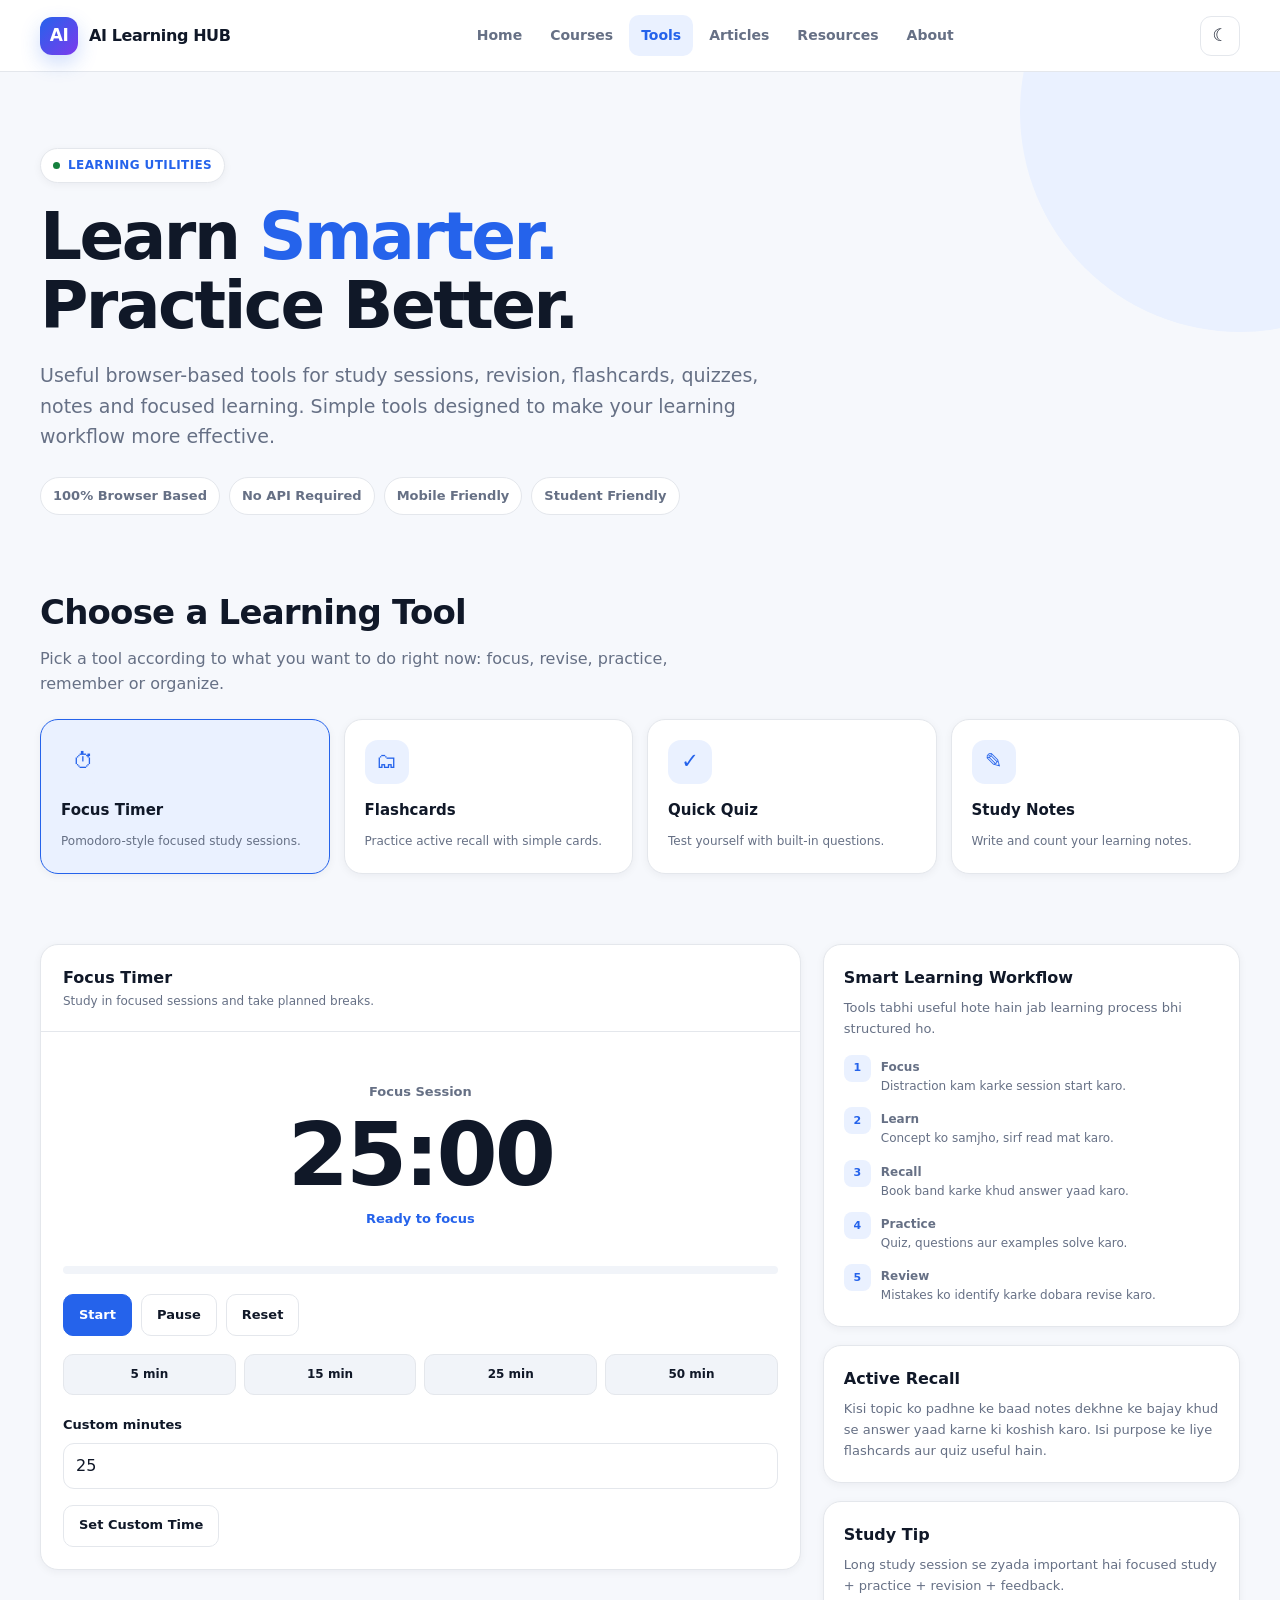
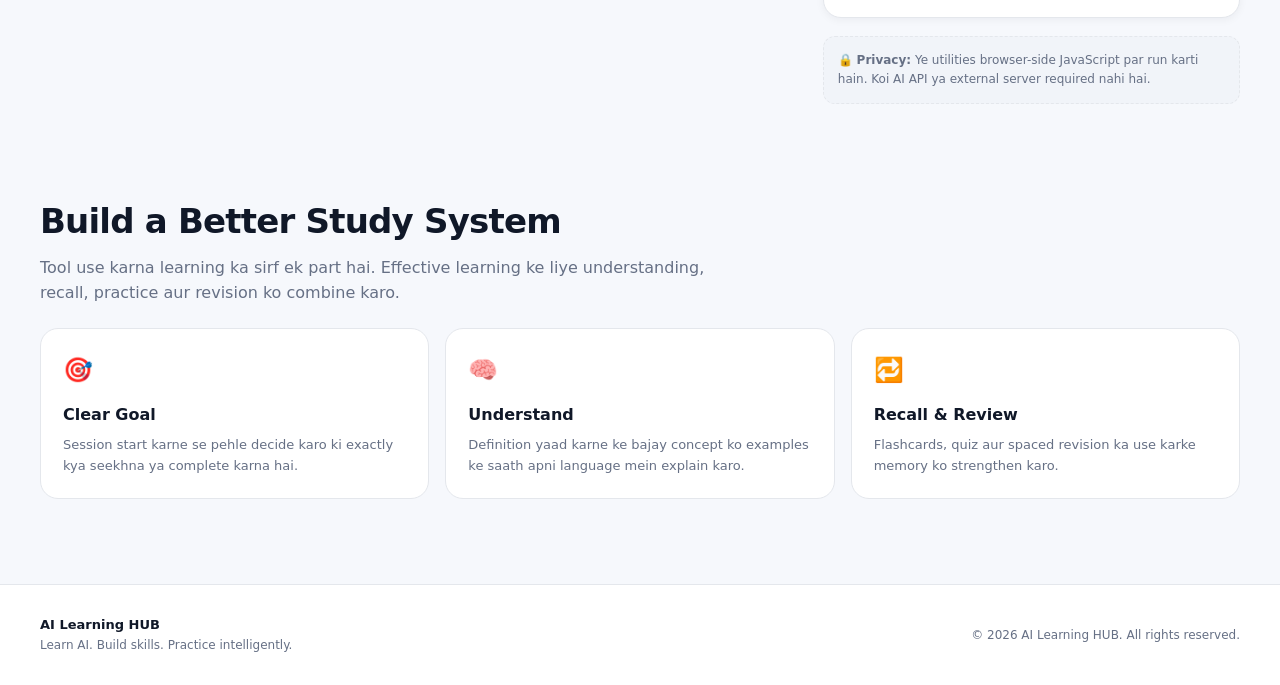
<file: chapters/learning-utilities.html>
<!DOCTYPE html>
<html lang="en">

<head>
    <meta charset="UTF-8" />
    <meta name="viewport" content="width=device-width, initial-scale=1.0" />

    <title>Learning Utilities — AI Learning HUB</title>
    <meta name="description"
        content="Free browser-based learning utilities for students: study timer, focus sessions, quiz practice, flashcards, revision planner, word counter and learning notes." />
    <meta name="keywords"
        content="learning utilities, study tools, study timer, flashcards, quiz, revision planner, student tools, AI Learning HUB" />
    <meta name="author" content="AI Learning HUB" />
    <meta name="robots" content="index, follow" />
    <link rel="canonical" href="learning-utilities.html" />

    <meta property="og:title" content="Learning Utilities — AI Learning HUB" />
    <meta property="og:description"
        content="Useful browser-based tools for smarter learning, revision and study practice." />
    <meta property="og:type" content="website" />

    <script type="application/ld+json">
  {
    "@context": "https://schema.org",
    "@type": "WebApplication",
    "name": "AI Learning HUB Learning Utilities",
    "description": "A collection of browser-based learning and study utilities.",
    "applicationCategory": "EducationalApplication",
    "operatingSystem": "Any",
    "browserRequirements": "Requires a modern web browser",
    "isAccessibleForFree": true
  }
  </script>

    <style>
        /* =========================================================
       AI LEARNING HUB — LEARNING UTILITIES
       Standalone • Responsive • No external dependencies
    ========================================================= */

        :root {
            --bg: #f6f8fc;
            --surface: #ffffff;
            --surface-2: #f1f4f9;
            --text: #101828;
            --muted: #667085;
            --primary: #2563eb;
            --primary-2: #1d4ed8;
            --primary-soft: #eaf1ff;
            --border: #e4e7ec;
            --success: #15803d;
            --danger: #dc2626;
            --warning: #b45309;
            --shadow-sm: 0 2px 8px rgba(16, 24, 40, .05);
            --shadow-md: 0 12px 35px rgba(16, 24, 40, .08);
            --radius: 18px;
            --radius-sm: 12px;
            --header-h: 72px;
        }

        html[data-theme="dark"] {
            --bg: #0b1120;
            --surface: #111827;
            --surface-2: #182235;
            --text: #f8fafc;
            --muted: #aab4c4;
            --primary: #60a5fa;
            --primary-2: #3b82f6;
            --primary-soft: rgba(96, 165, 250, .12);
            --border: #263247;
            --success: #4ade80;
            --danger: #f87171;
            --warning: #fbbf24;
            --shadow-sm: 0 2px 8px rgba(0, 0, 0, .15);
            --shadow-md: 0 15px 40px rgba(0, 0, 0, .25);
        }

        * {
            box-sizing: border-box;
            margin: 0;
            padding: 0;
        }

        html {
            scroll-behavior: smooth;
        }

        body {
            min-height: 100vh;
            background: var(--bg);
            color: var(--text);
            font-family:
                Inter,
                ui-sans-serif,
                system-ui,
                -apple-system,
                BlinkMacSystemFont,
                "Segoe UI",
                Roboto,
                Helvetica,
                Arial,
                sans-serif;
            line-height: 1.6;
            overflow-x: hidden;
        }

        button,
        input,
        textarea,
        select {
            font: inherit;
        }

        button {
            cursor: pointer;
        }

        a {
            color: inherit;
            text-decoration: none;
        }

        ::selection {
            background: var(--primary);
            color: #fff;
        }

        /* ================= HEADER ================= */

        .site-header {
            position: sticky;
            top: 0;
            z-index: 1000;
            height: var(--header-h);
            background: color-mix(in srgb, var(--surface) 92%, transparent);
            border-bottom: 1px solid var(--border);
            backdrop-filter: blur(16px);
            -webkit-backdrop-filter: blur(16px);
        }

        .nav-wrap {
            width: min(1200px, calc(100% - 32px));
            height: 100%;
            margin: auto;
            display: flex;
            align-items: center;
            justify-content: space-between;
            gap: 20px;
        }

        .brand {
            display: inline-flex;
            align-items: center;
            gap: 11px;
            font-weight: 800;
            letter-spacing: -.4px;
            white-space: nowrap;
        }

        .brand-logo {
            width: 38px;
            height: 38px;
            border-radius: 12px;
            display: grid;
            place-items: center;
            background: linear-gradient(135deg, var(--primary), #7c3aed);
            color: white;
            font-size: 17px;
            box-shadow: 0 8px 20px rgba(37, 99, 235, .22);
        }

        .brand-text {
            font-size: 16px;
        }

        .desktop-nav {
            display: flex;
            align-items: center;
            gap: 4px;
        }

        .desktop-nav a {
            color: var(--muted);
            font-size: 14px;
            font-weight: 600;
            padding: 9px 12px;
            border-radius: 10px;
            transition: .2s ease;
        }

        .desktop-nav a:hover,
        .desktop-nav a.active {
            color: var(--primary);
            background: var(--primary-soft);
        }

        .nav-actions {
            display: flex;
            align-items: center;
            gap: 8px;
        }

        .icon-btn,
        .menu-btn {
            width: 40px;
            height: 40px;
            border: 1px solid var(--border);
            background: var(--surface);
            color: var(--text);
            border-radius: 11px;
            display: grid;
            place-items: center;
            font-size: 17px;
            transition: .2s ease;
        }

        .icon-btn:hover,
        .menu-btn:hover {
            border-color: var(--primary);
            color: var(--primary);
        }

        .menu-btn {
            display: none;
        }

        .mobile-menu {
            display: none;
            border-top: 1px solid var(--border);
            background: var(--surface);
            padding: 10px 16px 16px;
        }

        .mobile-menu.open {
            display: grid;
        }

        .mobile-menu a {
            padding: 12px;
            border-radius: 10px;
            color: var(--muted);
            font-weight: 600;
        }

        .mobile-menu a:hover {
            background: var(--primary-soft);
            color: var(--primary);
        }

        /* ================= GLOBAL ================= */

        .container {
            width: min(1200px, calc(100% - 32px));
            margin-inline: auto;
        }

        .hero {
            padding: 76px 0 55px;
            position: relative;
            overflow: hidden;
        }

        .hero::before {
            content: "";
            position: absolute;
            width: 440px;
            height: 440px;
            right: -180px;
            top: -180px;
            border-radius: 50%;
            background: var(--primary-soft);
            pointer-events: none;
        }

        .hero-inner {
            position: relative;
            max-width: 850px;
        }

        .eyebrow {
            display: inline-flex;
            align-items: center;
            gap: 8px;
            padding: 7px 12px;
            border: 1px solid var(--border);
            border-radius: 999px;
            background: var(--surface);
            color: var(--primary);
            font-size: 12px;
            font-weight: 800;
            letter-spacing: .4px;
            text-transform: uppercase;
            box-shadow: var(--shadow-sm);
            margin-bottom: 20px;
        }

        .eyebrow-dot {
            width: 7px;
            height: 7px;
            border-radius: 50%;
            background: var(--success);
        }

        .hero h1 {
            font-size: clamp(38px, 6vw, 66px);
            line-height: 1.04;
            letter-spacing: -2.5px;
            max-width: 850px;
            margin-bottom: 20px;
        }

        .hero h1 span {
            color: var(--primary);
        }

        .hero p {
            max-width: 720px;
            color: var(--muted);
            font-size: clamp(16px, 2vw, 19px);
        }

        .hero-pills {
            display: flex;
            flex-wrap: wrap;
            gap: 9px;
            margin-top: 25px;
        }

        .pill {
            padding: 8px 12px;
            border-radius: 999px;
            background: var(--surface);
            border: 1px solid var(--border);
            color: var(--muted);
            font-size: 13px;
            font-weight: 600;
        }

        /* ================= TOOL SELECTOR ================= */

        .tool-section {
            padding: 15px 0 70px;
        }

        .section-heading {
            margin-bottom: 22px;
        }

        .section-heading h2 {
            font-size: clamp(24px, 4vw, 34px);
            letter-spacing: -.8px;
            margin-bottom: 6px;
        }

        .section-heading p {
            color: var(--muted);
            max-width: 700px;
        }

        .tool-grid {
            display: grid;
            grid-template-columns: repeat(4, 1fr);
            gap: 14px;
        }

        .tool-card {
            border: 1px solid var(--border);
            background: var(--surface);
            border-radius: var(--radius);
            padding: 20px;
            text-align: left;
            color: var(--text);
            box-shadow: var(--shadow-sm);
            transition: .2s ease;
        }

        .tool-card:hover {
            transform: translateY(-3px);
            border-color: color-mix(in srgb, var(--primary) 45%, var(--border));
            box-shadow: var(--shadow-md);
        }

        .tool-card.active {
            border-color: var(--primary);
            background: var(--primary-soft);
        }

        .tool-icon {
            width: 44px;
            height: 44px;
            display: grid;
            place-items: center;
            border-radius: 13px;
            background: var(--primary-soft);
            color: var(--primary);
            font-size: 21px;
            margin-bottom: 14px;
        }

        .tool-card strong {
            display: block;
            font-size: 15px;
            margin-bottom: 5px;
        }

        .tool-card span {
            color: var(--muted);
            font-size: 12px;
            line-height: 1.45;
        }

        /* ================= WORKSPACE ================= */

        .workspace {
            padding-bottom: 80px;
        }

        .workspace-grid {
            display: grid;
            grid-template-columns: minmax(0, 1.55fr) minmax(300px, .85fr);
            gap: 22px;
            align-items: start;
        }

        .panel {
            background: var(--surface);
            border: 1px solid var(--border);
            border-radius: var(--radius);
            box-shadow: var(--shadow-sm);
            overflow: hidden;
        }

        .panel-head {
            padding: 20px 22px;
            border-bottom: 1px solid var(--border);
            display: flex;
            align-items: center;
            justify-content: space-between;
            gap: 15px;
        }

        .panel-title {
            font-weight: 800;
            font-size: 16px;
        }

        .panel-subtitle {
            color: var(--muted);
            font-size: 12px;
            margin-top: 2px;
        }

        .panel-body {
            padding: 22px;
        }

        .workspace-side {
            display: grid;
            gap: 18px;
            align-content: start;
        }

        /* ================= COMMON FORM ================= */

        .field {
            display: grid;
            gap: 7px;
            margin-bottom: 16px;
        }

        .field:last-child {
            margin-bottom: 0;
        }

        .field label {
            font-size: 13px;
            font-weight: 750;
        }

        input,
        textarea,
        select {
            width: 100%;
            border: 1px solid var(--border);
            background: var(--surface);
            color: var(--text);
            border-radius: 11px;
            outline: none;
            transition: .2s ease;
        }

        input,
        select {
            min-height: 44px;
            padding: 9px 12px;
        }

        textarea {
            min-height: 150px;
            padding: 12px;
            resize: vertical;
            line-height: 1.55;
        }

        input:focus,
        textarea:focus,
        select:focus {
            border-color: var(--primary);
            box-shadow: 0 0 0 3px var(--primary-soft);
        }

        .btn-row {
            display: flex;
            flex-wrap: wrap;
            gap: 9px;
            margin-top: 18px;
        }

        .btn {
            border: 1px solid var(--border);
            background: var(--surface);
            color: var(--text);
            min-height: 42px;
            padding: 9px 15px;
            border-radius: 10px;
            font-weight: 750;
            font-size: 13px;
            transition: .2s ease;
        }

        .btn:hover {
            border-color: var(--primary);
            color: var(--primary);
        }

        .btn.primary {
            background: var(--primary);
            border-color: var(--primary);
            color: #fff;
        }

        .btn.primary:hover {
            background: var(--primary-2);
        }

        .btn.danger:hover {
            color: var(--danger);
            border-color: var(--danger);
        }

        /* ================= TIMER ================= */

        .timer-display {
            text-align: center;
            padding: 28px 10px 22px;
        }

        .timer-label {
            color: var(--muted);
            font-size: 13px;
            font-weight: 700;
            margin-bottom: 8px;
        }

        .timer-time {
            font-size: clamp(58px, 10vw, 88px);
            font-variant-numeric: tabular-nums;
            letter-spacing: -3px;
            font-weight: 850;
            line-height: 1;
        }

        .timer-status {
            min-height: 25px;
            margin-top: 10px;
            color: var(--primary);
            font-weight: 700;
            font-size: 13px;
        }

        .timer-progress {
            height: 8px;
            background: var(--surface-2);
            border-radius: 99px;
            overflow: hidden;
            margin: 10px 0 20px;
        }

        .timer-progress span {
            display: block;
            height: 100%;
            width: 0;
            background: var(--primary);
            border-radius: inherit;
            transition: width .3s ease;
        }

        .timer-presets {
            display: grid;
            grid-template-columns: repeat(4, 1fr);
            gap: 8px;
            margin-top: 18px;
        }

        .preset {
            padding: 10px;
            border: 1px solid var(--border);
            background: var(--surface-2);
            color: var(--text);
            border-radius: 10px;
            font-size: 12px;
            font-weight: 700;
        }

        .preset:hover {
            border-color: var(--primary);
            color: var(--primary);
        }

        /* ================= FLASHCARDS ================= */

        .flashcard {
            min-height: 240px;
            perspective: 1000px;
            cursor: pointer;
        }

        .flashcard-inner {
            min-height: 240px;
            position: relative;
            transform-style: preserve-3d;
            transition: transform .5s ease;
        }

        .flashcard.flipped .flashcard-inner {
            transform: rotateY(180deg);
        }

        .flash-face {
            position: absolute;
            inset: 0;
            backface-visibility: hidden;
            border: 1px solid var(--border);
            border-radius: 16px;
            background: var(--surface-2);
            display: flex;
            align-items: center;
            justify-content: center;
            text-align: center;
            padding: 25px;
        }

        .flash-back {
            transform: rotateY(180deg);
            background: var(--primary-soft);
        }

        .flash-content small {
            display: block;
            color: var(--muted);
            font-weight: 700;
            margin-bottom: 10px;
        }

        .flash-content strong {
            font-size: clamp(18px, 3vw, 25px);
            line-height: 1.35;
        }

        .flash-nav {
            display: flex;
            align-items: center;
            justify-content: space-between;
            gap: 10px;
            margin-top: 15px;
        }

        .flash-count {
            color: var(--muted);
            font-size: 12px;
            font-weight: 700;
        }

        /* ================= QUIZ ================= */

        .quiz-question {
            font-size: 18px;
            font-weight: 800;
            line-height: 1.45;
            margin-bottom: 18px;
        }

        .quiz-options {
            display: grid;
            gap: 9px;
        }

        .quiz-option {
            width: 100%;
            padding: 13px 14px;
            text-align: left;
            border: 1px solid var(--border);
            border-radius: 11px;
            background: var(--surface);
            color: var(--text);
            transition: .2s ease;
        }

        .quiz-option:hover {
            border-color: var(--primary);
        }

        .quiz-option.correct {
            border-color: var(--success);
            background: color-mix(in srgb, var(--success) 10%, var(--surface));
        }

        .quiz-option.wrong {
            border-color: var(--danger);
            background: color-mix(in srgb, var(--danger) 9%, var(--surface));
        }

        .quiz-feedback {
            min-height: 25px;
            margin-top: 14px;
            font-size: 13px;
            font-weight: 700;
        }

        .quiz-score {
            padding: 14px;
            background: var(--primary-soft);
            border-radius: 12px;
            margin-bottom: 16px;
            font-weight: 750;
            font-size: 13px;
        }

        /* ================= NOTES ================= */

        .notes-area {
            min-height: 340px;
        }

        .word-stats {
            display: flex;
            flex-wrap: wrap;
            gap: 8px;
            margin-top: 10px;
        }

        .stat {
            padding: 7px 10px;
            background: var(--surface-2);
            border-radius: 9px;
            color: var(--muted);
            font-size: 11px;
            font-weight: 700;
        }

        /* ================= SIDE CARDS ================= */

        .info-card {
            padding: 20px;
        }

        .info-card h3 {
            font-size: 16px;
            margin-bottom: 8px;
        }

        .info-card p {
            color: var(--muted);
            font-size: 13px;
        }

        .steps {
            display: grid;
            gap: 11px;
            margin-top: 15px;
        }

        .step {
            display: flex;
            gap: 10px;
            align-items: flex-start;
        }

        .step-num {
            flex: 0 0 27px;
            width: 27px;
            height: 27px;
            display: grid;
            place-items: center;
            border-radius: 8px;
            background: var(--primary-soft);
            color: var(--primary);
            font-size: 11px;
            font-weight: 850;
        }

        .step p {
            font-size: 12px;
            padding-top: 3px;
        }

        .privacy-note {
            padding: 14px;
            border: 1px dashed var(--border);
            border-radius: 12px;
            background: var(--surface-2);
            color: var(--muted);
            font-size: 12px;
        }

        /* ================= LEARNING GUIDE ================= */

        .guide {
            padding: 10px 0 85px;
        }

        .guide-grid {
            display: grid;
            grid-template-columns: repeat(3, 1fr);
            gap: 16px;
        }

        .guide-card {
            padding: 22px;
            border: 1px solid var(--border);
            border-radius: var(--radius);
            background: var(--surface);
        }

        .guide-card .guide-icon {
            font-size: 24px;
            margin-bottom: 13px;
        }

        .guide-card h3 {
            font-size: 16px;
            margin-bottom: 7px;
        }

        .guide-card p {
            color: var(--muted);
            font-size: 13px;
        }

        /* ================= FOOTER ================= */

        footer {
            border-top: 1px solid var(--border);
            padding: 30px 0;
            background: var(--surface);
        }

        .footer-inner {
            display: flex;
            justify-content: space-between;
            gap: 20px;
            align-items: center;
        }

        .footer-copy {
            color: var(--muted);
            font-size: 12px;
        }

        .footer-brand {
            font-weight: 800;
            font-size: 13px;
        }

        /* ================= TOAST ================= */

        .toast {
            position: fixed;
            right: 20px;
            bottom: 20px;
            z-index: 2000;
            max-width: min(360px, calc(100% - 40px));
            padding: 12px 15px;
            border: 1px solid var(--border);
            border-radius: 12px;
            background: var(--surface);
            color: var(--text);
            box-shadow: var(--shadow-md);
            font-size: 13px;
            font-weight: 700;
            opacity: 0;
            transform: translateY(12px);
            pointer-events: none;
            transition: .25s ease;
        }

        .toast.show {
            opacity: 1;
            transform: translateY(0);
        }

        /* ================= RESPONSIVE ================= */

        @media (max-width: 1050px) {
            .desktop-nav {
                display: none;
            }

            .menu-btn {
                display: grid;
            }

            .tool-grid {
                grid-template-columns: repeat(2, 1fr);
            }

            .workspace-grid {
                grid-template-columns: 1fr;
            }

            .guide-grid {
                grid-template-columns: repeat(2, 1fr);
            }
        }

        @media (max-width: 700px) {
            :root {
                --header-h: 64px;
            }

            .nav-wrap,
            .container {
                width: min(100% - 22px, 1200px);
            }

            .hero {
                padding: 52px 0 38px;
            }

            .hero h1 {
                letter-spacing: -1.7px;
            }

            .tool-section {
                padding-bottom: 50px;
            }

            .tool-grid {
                grid-template-columns: 1fr 1fr;
                gap: 9px;
            }

            .tool-card {
                padding: 15px;
            }

            .tool-icon {
                width: 38px;
                height: 38px;
                font-size: 18px;
            }

            .panel-head,
            .panel-body {
                padding: 17px;
            }

            .timer-presets {
                grid-template-columns: repeat(2, 1fr);
            }

            .guide-grid {
                grid-template-columns: 1fr;
            }

            .footer-inner {
                flex-direction: column;
                align-items: flex-start;
            }

            /*
        IMPORTANT:
        No sticky/fixed workspace/sidebar behavior on mobile.
        Everything remains in normal document flow.
      */
            .workspace-side {
                position: static;
            }
        }

        @media (max-width: 430px) {
            .brand-text {
                font-size: 14px;
            }

            .brand-logo {
                width: 35px;
                height: 35px;
            }

            .tool-grid {
                grid-template-columns: 1fr;
            }

            .btn {
                flex: 1 1 auto;
            }

            .hero-pills {
                gap: 6px;
            }

            .pill {
                font-size: 11px;
            }
        }

        @media (prefers-reduced-motion: reduce) {

            *,
            *::before,
            *::after {
                scroll-behavior: auto !important;
                transition: none !important;
                animation: none !important;
            }
        }
    </style>
</head>

<body>

    <!-- ================= HEADER ================= -->

    <header class="site-header">
        <div class="nav-wrap">

            <a class="brand" href="../index.html" aria-label="AI Learning HUB Home">
                <span class="brand-logo">AI</span>
                <span class="brand-text">AI Learning HUB</span>
            </a>

            <nav class="desktop-nav" aria-label="Main navigation">
                <a href="../index.html">Home</a>
                <a href="../index.html#courses">Courses</a>
                <a href="../index.html#tools" class="active">Tools</a>
                <a href="../index.html#articles">Articles</a>
                <a href="../index.html#resources">Resources</a>
                <a href="../index.html#about">About</a>
            </nav>

            <div class="nav-actions">
                <button class="icon-btn" id="themeBtn" type="button" aria-label="Toggle theme">
                    ☾
                </button>

                <button class="menu-btn" id="menuBtn" type="button" aria-label="Open menu" aria-expanded="false">
                    ☰
                </button>
            </div>
        </div>

        <nav class="mobile-menu" id="mobileMenu" aria-label="Mobile navigation">
            <a href="../index.html">Home</a>
            <a href="../index.html#courses">Courses</a>
            <a href="../index.html#tools">Tools</a>
            <a href="../index.html#articles">Articles</a>
            <a href="../index.html#resources">Resources</a>
            <a href="../index.html#about">About</a>
        </nav>
    </header>


    <!-- ================= HERO ================= -->

    <main>

        <section class="hero">
            <div class="container">
                <div class="hero-inner">

                    <div class="eyebrow">
                        <span class="eyebrow-dot"></span>
                        Learning Utilities
                    </div>

                    <h1>
                        Learn <span>Smarter.</span><br />
                        Practice Better.
                    </h1>

                    <p>
                        Useful browser-based tools for study sessions, revision,
                        flashcards, quizzes, notes and focused learning.
                        Simple tools designed to make your learning workflow more effective.
                    </p>

                    <div class="hero-pills">
                        <span class="pill">100% Browser Based</span>
                        <span class="pill">No API Required</span>
                        <span class="pill">Mobile Friendly</span>
                        <span class="pill">Student Friendly</span>
                    </div>

                </div>
            </div>
        </section>


        <!-- ================= TOOL SELECTOR ================= -->

        <section class="tool-section">
            <div class="container">

                <div class="section-heading">
                    <h2>Choose a Learning Tool</h2>
                    <p>
                        Pick a tool according to what you want to do right now:
                        focus, revise, practice, remember or organize.
                    </p>
                </div>

                <div class="tool-grid">

                    <button class="tool-card active" data-tool="timer" type="button">
                        <div class="tool-icon">⏱</div>
                        <strong>Focus Timer</strong>
                        <span>Pomodoro-style focused study sessions.</span>
                    </button>

                    <button class="tool-card" data-tool="flashcards" type="button">
                        <div class="tool-icon">🗂</div>
                        <strong>Flashcards</strong>
                        <span>Practice active recall with simple cards.</span>
                    </button>

                    <button class="tool-card" data-tool="quiz" type="button">
                        <div class="tool-icon">✓</div>
                        <strong>Quick Quiz</strong>
                        <span>Test yourself with built-in questions.</span>
                    </button>

                    <button class="tool-card" data-tool="notes" type="button">
                        <div class="tool-icon">✎</div>
                        <strong>Study Notes</strong>
                        <span>Write and count your learning notes.</span>
                    </button>

                </div>

            </div>
        </section>


        <!-- ================= WORKSPACE ================= -->

        <section class="workspace">
            <div class="container">

                <div class="workspace-grid">

                    <!-- MAIN TOOL -->
                    <div class="panel" id="mainTool">

                        <!-- TIMER -->
                        <div class="tool-view" id="timerTool">

                            <div class="panel-head">
                                <div>
                                    <div class="panel-title">Focus Timer</div>
                                    <div class="panel-subtitle">
                                        Study in focused sessions and take planned breaks.
                                    </div>
                                </div>
                            </div>

                            <div class="panel-body">

                                <div class="timer-display">
                                    <div class="timer-label" id="timerMode">
                                        Focus Session
                                    </div>

                                    <div class="timer-time" id="timerDisplay">
                                        25:00
                                    </div>

                                    <div class="timer-status" id="timerStatus" aria-live="polite">
                                        Ready to focus
                                    </div>
                                </div>

                                <div class="timer-progress">
                                    <span id="timerProgress"></span>
                                </div>

                                <div class="btn-row">
                                    <button class="btn primary" id="timerStart" type="button">
                                        Start
                                    </button>

                                    <button class="btn" id="timerPause" type="button">
                                        Pause
                                    </button>

                                    <button class="btn" id="timerReset" type="button">
                                        Reset
                                    </button>
                                </div>

                                <div class="timer-presets">
                                    <button class="preset" data-min="5" type="button">5 min</button>
                                    <button class="preset" data-min="15" type="button">15 min</button>
                                    <button class="preset" data-min="25" type="button">25 min</button>
                                    <button class="preset" data-min="50" type="button">50 min</button>
                                </div>

                                <div class="field" style="margin-top:20px;">
                                    <label for="customMinutes">Custom minutes</label>
                                    <input id="customMinutes" type="number" min="1" max="180" value="25" />
                                </div>

                                <button class="btn" id="setCustomTimer" type="button">
                                    Set Custom Time
                                </button>

                            </div>
                        </div>


                        <!-- FLASHCARDS -->
                        <div class="tool-view" id="flashcardsTool" hidden>

                            <div class="panel-head">
                                <div>
                                    <div class="panel-title">Active Recall Flashcards</div>
                                    <div class="panel-subtitle">
                                        Click the card to reveal the answer.
                                    </div>
                                </div>
                            </div>

                            <div class="panel-body">

                                <div class="flashcard" id="flashcard" tabindex="0"
                                    aria-label="Flashcard. Click to flip.">

                                    <div class="flashcard-inner">

                                        <div class="flash-face flash-front">
                                            <div class="flash-content">
                                                <small>Question</small>
                                                <strong id="flashQuestion">
                                                    What is Artificial Intelligence?
                                                </strong>
                                            </div>
                                        </div>

                                        <div class="flash-face flash-back">
                                            <div class="flash-content">
                                                <small>Answer</small>
                                                <strong id="flashAnswer">
                                                    AI is the field of building systems that can perform tasks requiring
                                                    capabilities such as learning, reasoning, perception or language
                                                    understanding.
                                                </strong>
                                            </div>
                                        </div>

                                    </div>
                                </div>

                                <div class="flash-nav">

                                    <button class="btn" id="flashPrev" type="button">
                                        ← Previous
                                    </button>

                                    <span class="flash-count" id="flashCount">
                                        1 / 8
                                    </span>

                                    <button class="btn" id="flashNext" type="button">
                                        Next →
                                    </button>

                                </div>

                                <div class="btn-row">
                                    <button class="btn primary" id="flipCard" type="button">
                                        Reveal Answer
                                    </button>
                                </div>

                                <div class="field" style="margin-top:25px;">
                                    <label for="flashTopic">Add your own flashcards</label>
                                    <textarea id="flashTopic" placeholder="Format each card on two lines:
Question
Answer

Leave one blank line between cards."></textarea>
                                </div>

                                <button class="btn" id="loadCustomCards" type="button">
                                    Load My Flashcards
                                </button>

                            </div>
                        </div>


                        <!-- QUIZ -->
                        <div class="tool-view" id="quizTool" hidden>

                            <div class="panel-head">
                                <div>
                                    <div class="panel-title">Quick Learning Quiz</div>
                                    <div class="panel-subtitle">
                                        Test your understanding instead of only rereading.
                                    </div>
                                </div>
                            </div>

                            <div class="panel-body">

                                <div class="quiz-score" id="quizScore">
                                    Score: 0 / 0
                                </div>

                                <div class="quiz-question" id="quizQuestion">
                                    Loading question...
                                </div>

                                <div class="quiz-options" id="quizOptions"></div>

                                <div class="quiz-feedback" id="quizFeedback" aria-live="polite"></div>

                                <div class="btn-row">
                                    <button class="btn primary" id="nextQuiz" type="button">
                                        Next Question
                                    </button>

                                    <button class="btn" id="restartQuiz" type="button">
                                        Restart Quiz
                                    </button>
                                </div>

                            </div>
                        </div>


                        <!-- NOTES -->
                        <div class="tool-view" id="notesTool" hidden>

                            <div class="panel-head">
                                <div>
                                    <div class="panel-title">Study Notes</div>
                                    <div class="panel-subtitle">
                                        Write your own explanation instead of only copying information.
                                    </div>
                                </div>
                            </div>

                            <div class="panel-body">

                                <div class="field">
                                    <label for="noteTitle">Topic</label>
                                    <input id="noteTitle" type="text" placeholder="Example: Machine Learning Basics" />
                                </div>

                                <div class="field">
                                    <label for="notesText">Your notes</label>

                                    <textarea class="notes-area" id="notesText" placeholder="Write what you learned...

Tip:
• Explain concepts in your own words.
• Add examples.
• Write questions you still have.
• Add important formulas or definitions."></textarea>

                                    <div class="word-stats">
                                        <span class="stat" id="charCount">0 characters</span>
                                        <span class="stat" id="wordCount">0 words</span>
                                        <span class="stat" id="lineCount">0 lines</span>
                                        <span class="stat" id="readTime">0 min read</span>
                                    </div>
                                </div>

                                <div class="btn-row">
                                    <button class="btn primary" id="saveNotes" type="button">
                                        Save Notes
                                    </button>

                                    <button class="btn" id="copyNotes" type="button">
                                        Copy
                                    </button>

                                    <button class="btn" id="downloadNotes" type="button">
                                        Download
                                    </button>

                                    <button class="btn danger" id="clearNotes" type="button">
                                        Clear
                                    </button>
                                </div>

                            </div>
                        </div>

                    </div>


                    <!-- SIDE -->
                    <aside class="workspace-side">

                        <div class="panel info-card">
                            <h3>Smart Learning Workflow</h3>

                            <p>
                                Tools tabhi useful hote hain jab learning process bhi structured ho.
                            </p>

                            <div class="steps">

                                <div class="step">
                                    <span class="step-num">1</span>
                                    <p><strong>Focus</strong><br />Distraction kam karke session start karo.</p>
                                </div>

                                <div class="step">
                                    <span class="step-num">2</span>
                                    <p><strong>Learn</strong><br />Concept ko samjho, sirf read mat karo.</p>
                                </div>

                                <div class="step">
                                    <span class="step-num">3</span>
                                    <p><strong>Recall</strong><br />Book band karke khud answer yaad karo.</p>
                                </div>

                                <div class="step">
                                    <span class="step-num">4</span>
                                    <p><strong>Practice</strong><br />Quiz, questions aur examples solve karo.</p>
                                </div>

                                <div class="step">
                                    <span class="step-num">5</span>
                                    <p><strong>Review</strong><br />Mistakes ko identify karke dobara revise karo.</p>
                                </div>

                            </div>
                        </div>


                        <div class="panel info-card">

                            <h3>Active Recall</h3>

                            <p>
                                Kisi topic ko padhne ke baad notes dekhne ke bajay
                                khud se answer yaad karne ki koshish karo.
                                Isi purpose ke liye flashcards aur quiz useful hain.
                            </p>

                        </div>


                        <div class="panel info-card">

                            <h3>Study Tip</h3>

                            <p>
                                Long study session se zyada important hai
                                focused study + practice + revision + feedback.
                            </p>

                        </div>


                        <div class="privacy-note">
                            🔒 <strong>Privacy:</strong>
                            Ye utilities browser-side JavaScript par run karti hain.
                            Koi AI API ya external server required nahi hai.
                        </div>

                    </aside>

                </div>

            </div>
        </section>


        <!-- ================= GUIDE ================= -->

        <section class="guide">
            <div class="container">

                <div class="section-heading">
                    <h2>Build a Better Study System</h2>
                    <p>
                        Tool use karna learning ka sirf ek part hai.
                        Effective learning ke liye understanding, recall, practice aur revision ko combine karo.
                    </p>
                </div>

                <div class="guide-grid">

                    <article class="guide-card">
                        <div class="guide-icon">🎯</div>
                        <h3>Clear Goal</h3>
                        <p>
                            Session start karne se pehle decide karo ki exactly kya
                            seekhna ya complete karna hai.
                        </p>
                    </article>

                    <article class="guide-card">
                        <div class="guide-icon">🧠</div>
                        <h3>Understand</h3>
                        <p>
                            Definition yaad karne ke bajay concept ko examples ke saath
                            apni language mein explain karo.
                        </p>
                    </article>

                    <article class="guide-card">
                        <div class="guide-icon">🔁</div>
                        <h3>Recall & Review</h3>
                        <p>
                            Flashcards, quiz aur spaced revision ka use karke
                            memory ko strengthen karo.
                        </p>
                    </article>

                </div>

            </div>
        </section>

    </main>


    <!-- ================= FOOTER ================= -->

    <footer>
        <div class="container">
            <div class="footer-inner">
                <div>
                    <div class="footer-brand">AI Learning HUB</div>
                    <div class="footer-copy">
                        Learn AI. Build skills. Practice intelligently.
                    </div>
                </div>

                <div class="footer-copy">
                    © <span id="year"></span> AI Learning HUB. All rights reserved.
                </div>
            </div>
        </div>
    </footer>


    <div class="toast" id="toast" role="status" aria-live="polite"></div>


    <script>
        /* =========================================================
           AI LEARNING HUB — LEARNING UTILITIES JS
        ========================================================= */

        "use strict";


        /* ================= BASIC UI ================= */

        const $ = (selector, parent = document) =>
            parent.querySelector(selector);

        const $$ = (selector, parent = document) =>
            [...parent.querySelectorAll(selector)];


        const toast = $("#toast");

        let toastTimer;

        function showToast(message) {
            clearTimeout(toastTimer);

            toast.textContent = message;
            toast.classList.add("show");

            toastTimer = setTimeout(() => {
                toast.classList.remove("show");
            }, 2200);
        }


        $("#year").textContent = new Date().getFullYear();


        /* ================= THEME ================= */

        const savedTheme = localStorage.getItem("aihub-theme");

        if (savedTheme === "dark") {
            document.documentElement.dataset.theme = "dark";
        }

        function updateThemeIcon() {
            $("#themeBtn").textContent =
                document.documentElement.dataset.theme === "dark"
                    ? "☀"
                    : "☾";
        }

        updateThemeIcon();

        $("#themeBtn").addEventListener("click", () => {

            const isDark =
                document.documentElement.dataset.theme === "dark";

            if (isDark) {
                delete document.documentElement.dataset.theme;
                localStorage.setItem("aihub-theme", "light");
            } else {
                document.documentElement.dataset.theme = "dark";
                localStorage.setItem("aihub-theme", "dark");
            }

            updateThemeIcon();
        });


        /* ================= MOBILE MENU ================= */

        const menuBtn = $("#menuBtn");
        const mobileMenu = $("#mobileMenu");

        menuBtn.addEventListener("click", () => {

            const open = mobileMenu.classList.toggle("open");

            menuBtn.setAttribute("aria-expanded", String(open));
            menuBtn.textContent = open ? "×" : "☰";
        });


        $$("#mobileMenu a").forEach(link => {
            link.addEventListener("click", () => {
                mobileMenu.classList.remove("open");
                menuBtn.setAttribute("aria-expanded", "false");
                menuBtn.textContent = "☰";
            });
        });


        /* ================= TOOL SWITCHER ================= */

        const toolCards = $$(".tool-card");

        const toolViews = {
            timer: $("#timerTool"),
            flashcards: $("#flashcardsTool"),
            quiz: $("#quizTool"),
            notes: $("#notesTool")
        };

        toolCards.forEach(card => {

            card.addEventListener("click", () => {

                const tool = card.dataset.tool;

                toolCards.forEach(item =>
                    item.classList.toggle(
                        "active",
                        item === card
                    )
                );

                Object.entries(toolViews).forEach(([key, view]) => {
                    view.hidden = key !== tool;
                });
            });

        });


        /* =========================================================
           FOCUS TIMER
        ========================================================= */

        let timerSeconds = 25 * 60;
        let timerInitialSeconds = timerSeconds;
        let timerInterval = null;
        let timerRunning = false;

        function formatTime(totalSeconds) {

            const minutes = Math.floor(totalSeconds / 60);
            const seconds = totalSeconds % 60;

            return `${String(minutes).padStart(2, "0")}:${String(seconds).padStart(2, "0")}`;
        }

        function updateTimerUI() {

            $("#timerDisplay").textContent =
                formatTime(timerSeconds);

            const elapsed =
                timerInitialSeconds - timerSeconds;

            const percentage =
                timerInitialSeconds > 0
                    ? (elapsed / timerInitialSeconds) * 100
                    : 0;

            $("#timerProgress").style.width =
                `${Math.min(100, Math.max(0, percentage))}%`;

            if (timerRunning) {
                $("#timerStatus").textContent = "Focus session running…";
            }
        }

        function stopTimer() {

            clearInterval(timerInterval);
            timerInterval = null;
            timerRunning = false;
        }

        function startTimer() {

            if (timerRunning) return;

            if (timerSeconds <= 0) {
                timerSeconds = timerInitialSeconds;
            }

            timerRunning = true;

            $("#timerStatus").textContent =
                "Focus session running…";

            timerInterval = setInterval(() => {

                timerSeconds--;

                updateTimerUI();

                if (timerSeconds <= 0) {

                    stopTimer();

                    timerSeconds = 0;

                    updateTimerUI();

                    $("#timerStatus").textContent =
                        "Session complete — great work!";

                    showToast("Focus session complete!");
                }

            }, 1000);

        }

        $("#timerStart").addEventListener(
            "click",
            startTimer
        );

        $("#timerPause").addEventListener("click", () => {

            if (!timerRunning) return;

            stopTimer();

            $("#timerStatus").textContent =
                "Timer paused.";

            showToast("Timer paused");
        });


        $("#timerReset").addEventListener("click", () => {

            stopTimer();

            timerSeconds = timerInitialSeconds;

            $("#timerStatus").textContent =
                "Ready to focus";

            updateTimerUI();
        });


        function setTimerMinutes(minutes) {

            stopTimer();

            timerInitialSeconds =
                Math.max(1, Math.round(minutes * 60));

            timerSeconds =
                timerInitialSeconds;

            $("#customMinutes").value =
                Math.round(minutes);

            $("#timerStatus").textContent =
                "Ready to focus";

            updateTimerUI();
        }


        $$(".preset").forEach(button => {

            button.addEventListener("click", () => {

                const minutes =
                    Number(button.dataset.min);

                setTimerMinutes(minutes);
            });

        });


        $("#setCustomTimer").addEventListener(
            "click",
            () => {

                const minutes =
                    Number($("#customMinutes").value);

                if (!Number.isFinite(minutes) || minutes < 1) {
                    showToast("Please enter at least 1 minute.");
                    return;
                }

                if (minutes > 180) {
                    showToast("Maximum timer is 180 minutes.");
                    return;
                }

                setTimerMinutes(minutes);

                showToast(`${Math.round(minutes)} minute timer set.`);
            }
        );


        updateTimerUI();


        /* =========================================================
           FLASHCARDS
        ========================================================= */

        const defaultFlashcards = [
            {
                q: "What is Artificial Intelligence?",
                a: "AI is the field of building systems that can perform tasks involving capabilities such as learning, reasoning, perception or language understanding."
            },
            {
                q: "What is Machine Learning?",
                a: "Machine Learning is a method where systems learn patterns from data and use those patterns to make predictions or decisions."
            },
            {
                q: "What is Deep Learning?",
                a: "Deep Learning is a branch of machine learning that uses multi-layer neural networks to learn complex patterns."
            },
            {
                q: "What is a prompt?",
                a: "A prompt is the instruction or input given to an AI system to guide the output."
            },
            {
                q: "Why is verification important with AI?",
                a: "AI can produce incorrect or incomplete information, so important outputs should be checked against reliable sources."
            },
            {
                q: "What is active recall?",
                a: "Active recall means trying to retrieve information from memory instead of simply rereading it."
            },
            {
                q: "What is spaced repetition?",
                a: "Spaced repetition means reviewing information at increasing intervals to strengthen long-term memory."
            },
            {
                q: "What is multimodal AI?",
                a: "Multimodal AI can work with more than one type of input or output, such as text, images, audio or video."
            }
        ];

        let flashcards = [...defaultFlashcards];
        let flashIndex = 0;

        function updateFlashcard() {

            const card = flashcards[flashIndex];

            $("#flashQuestion").textContent = card.q;
            $("#flashAnswer").textContent = card.a;

            $("#flashCount").textContent =
                `${flashIndex + 1} / ${flashcards.length}`;

            $("#flashcard").classList.remove("flipped");
        }


        $("#flashcard").addEventListener(
            "click",
            () => {
                $("#flashcard").classList.toggle("flipped");
            }
        );


        $("#flashcard").addEventListener(
            "keydown",
            event => {

                if (
                    event.key === "Enter" ||
                    event.key === " "
                ) {
                    event.preventDefault();
                    $("#flashcard").classList.toggle("flipped");
                }

            }
        );


        $("#flipCard").addEventListener(
            "click",
            () => {
                $("#flashcard").classList.toggle("flipped");
            }
        );


        $("#flashNext").addEventListener(
            "click",
            () => {

                flashIndex =
                    (flashIndex + 1) % flashcards.length;

                updateFlashcard();
            }
        );


        $("#flashPrev").addEventListener(
            "click",
            () => {

                flashIndex =
                    (flashIndex - 1 + flashcards.length) %
                    flashcards.length;

                updateFlashcard();
            }
        );


        $("#loadCustomCards").addEventListener(
            "click",
            () => {

                const raw =
                    $("#flashTopic").value.trim();

                if (!raw) {
                    showToast("Add some flashcards first.");
                    return;
                }

                const blocks =
                    raw.split(/\n\s*\n/);

                const parsed = [];

                blocks.forEach(block => {

                    const lines =
                        block
                            .split("\n")
                            .map(line => line.trim())
                            .filter(Boolean);

                    if (lines.length >= 2) {

                        parsed.push({
                            q: lines[0],
                            a: lines.slice(1).join(" ")
                        });

                    }
                });

                if (!parsed.length) {
                    showToast("Use Question on first line and Answer below it.");
                    return;
                }

                flashcards = parsed;
                flashIndex = 0;

                updateFlashcard();

                showToast(
                    `${parsed.length} flashcards loaded.`
                );
            }
        );


        updateFlashcard();


        /* =========================================================
           QUIZ
        ========================================================= */

        const quizData = [
            {
                q: "Which option best describes Machine Learning?",
                options: [
                    "A method where systems learn patterns from data",
                    "A type of computer monitor",
                    "A method used only for storing files",
                    "A replacement for the internet"
                ],
                answer: 0
            },

            {
                q: "Which technique helps with long-term memory?",
                options: [
                    "Only rereading",
                    "Active recall and spaced review",
                    "Avoiding practice",
                    "Copying every sentence"
                ],
                answer: 1
            },

            {
                q: "What is a prompt?",
                options: [
                    "An AI model's hardware",
                    "An instruction or input given to an AI system",
                    "A computer cable",
                    "A database server"
                ],
                answer: 1
            },

            {
                q: "Why should important AI-generated information be verified?",
                options: [
                    "AI can never produce errors",
                    "AI outputs can sometimes be incorrect",
                    "Verification makes computers faster",
                    "AI cannot understand any text"
                ],
                answer: 1
            },

            {
                q: "What does active recall involve?",
                options: [
                    "Trying to retrieve information from memory",
                    "Reading the same paragraph repeatedly",
                    "Deleting your notes",
                    "Avoiding questions"
                ],
                answer: 0
            },

            {
                q: "What is the purpose of a focus timer?",
                options: [
                    "To remove the need for learning",
                    "To structure focused study time",
                    "To automatically solve every problem",
                    "To replace revision"
                ],
                answer: 1
            }
        ];

        let quizIndex = 0;
        let quizScore = 0;
        let quizAnswered = false;

        function renderQuiz() {

            const item = quizData[quizIndex];

            quizAnswered = false;

            $("#quizQuestion").textContent =
                `${quizIndex + 1}. ${item.q}`;

            $("#quizFeedback").textContent = "";

            $("#quizScore").textContent =
                `Score: ${quizScore} / ${quizIndex}`;

            const optionsContainer =
                $("#quizOptions");

            optionsContainer.replaceChildren();

            item.options.forEach((option, index) => {

                const button =
                    document.createElement("button");

                button.type = "button";
                button.className = "quiz-option";
                button.textContent = option;

                button.addEventListener(
                    "click",
                    () => answerQuiz(button, index)
                );

                optionsContainer.appendChild(button);
            });

        }


        function answerQuiz(button, selected) {

            if (quizAnswered) return;

            quizAnswered = true;

            const correct =
                quizData[quizIndex].answer;

            const options =
                $$(".quiz-option");

            options.forEach((item, index) => {

                if (index === correct) {
                    item.classList.add("correct");
                }

                if (
                    index === selected &&
                    selected !== correct
                ) {
                    item.classList.add("wrong");
                }

                item.disabled = true;
            });


            if (selected === correct) {

                quizScore++;

                $("#quizFeedback").textContent =
                    "Correct! Great recall.";

            } else {

                $("#quizFeedback").textContent =
                    `Not quite. Correct answer: ${quizData[quizIndex].options[correct]}`;

            }

            $("#quizScore").textContent =
                `Score: ${quizScore} / ${quizIndex + 1}`;
        }


        $("#nextQuiz").addEventListener(
            "click",
            () => {

                if (!quizAnswered) {
                    showToast("Choose an answer first.");
                    return;
                }

                if (quizIndex >= quizData.length - 1) {

                    $("#quizQuestion").textContent =
                        `Quiz complete! Final score: ${quizScore} / ${quizData.length}`;

                    $("#quizOptions").replaceChildren();

                    $("#quizFeedback").textContent =
                        quizScore >= Math.ceil(quizData.length * .8)
                            ? "Excellent understanding!"
                            : "Good attempt. Review the weak areas and try again.";

                    return;
                }

                quizIndex++;
                renderQuiz();
            }
        );


        $("#restartQuiz").addEventListener(
            "click",
            () => {

                quizIndex = 0;
                quizScore = 0;

                renderQuiz();

                showToast("Quiz restarted.");
            }
        );


        renderQuiz();


        /* =========================================================
           NOTES
        ========================================================= */

        const notesText = $("#notesText");
        const noteTitle = $("#noteTitle");

        function updateNoteStats() {

            const text =
                notesText.value;

            const words =
                text.trim()
                    ? text.trim().split(/\s+/).length
                    : 0;

            const lines =
                text
                    ? text.split(/\n/).length
                    : 0;

            const readTime =
                words
                    ? Math.max(1, Math.ceil(words / 200))
                    : 0;

            $("#charCount").textContent =
                `${text.length} characters`;

            $("#wordCount").textContent =
                `${words} words`;

            $("#lineCount").textContent =
                `${lines} lines`;

            $("#readTime").textContent =
                `${readTime} min read`;
        }


        notesText.addEventListener(
            "input",
            updateNoteStats
        );


        const savedNotes =
            localStorage.getItem("aihub-study-notes");

        if (savedNotes) {

            try {

                const data =
                    JSON.parse(savedNotes);

                noteTitle.value =
                    data.title || "";

                notesText.value =
                    data.text || "";

                updateNoteStats();

            } catch {
                /* Ignore invalid local data */
            }
        }


        $("#saveNotes").addEventListener(
            "click",
            () => {

                const data = {
                    title: noteTitle.value,
                    text: notesText.value,
                    savedAt: new Date().toISOString()
                };

                localStorage.setItem(
                    "aihub-study-notes",
                    JSON.stringify(data)
                );

                showToast("Notes saved in this browser.");
            }
        );


        $("#copyNotes").addEventListener(
            "click",
            async () => {

                const title =
                    noteTitle.value.trim();

                const body =
                    notesText.value.trim();

                if (!body) {
                    showToast("There are no notes to copy.");
                    return;
                }

                const content =
                    title
                        ? `${title}\n\n${body}`
                        : body;

                try {

                    await navigator.clipboard.writeText(content);

                    showToast("Notes copied.");

                } catch {

                    showToast("Copy failed. Please copy manually.");
                }
            }
        );


        $("#downloadNotes").addEventListener(
            "click",
            () => {

                const title =
                    noteTitle.value.trim() || "Study Notes";

                const body =
                    notesText.value;

                if (!body.trim()) {
                    showToast("There are no notes to download.");
                    return;
                }

                const content =
                    `${title}\n${"=".repeat(Math.min(title.length, 50))}\n\n${body}`;

                const blob =
                    new Blob(
                        [content],
                        { type: "text/plain;charset=utf-8" }
                    );

                const url =
                    URL.createObjectURL(blob);

                const link =
                    document.createElement("a");

                link.href = url;

                link.download =
                    `${slugify(title) || "study-notes"}.txt`;

                document.body.appendChild(link);
                link.click();
                link.remove();

                URL.revokeObjectURL(url);

                showToast("Notes downloaded.");
            }
        );


        $("#clearNotes").addEventListener(
            "click",
            () => {

                if (!notesText.value && !noteTitle.value) {
                    return;
                }

                const confirmed =
                    window.confirm(
                        "Clear your current notes?"
                    );

                if (!confirmed) return;

                noteTitle.value = "";
                notesText.value = "";

                updateNoteStats();

                showToast("Notes cleared.");
            }
        );


        function slugify(text) {

            return text
                .toLowerCase()
                .trim()
                .replace(/[^a-z0-9\s-]/g, "")
                .replace(/\s+/g, "-")
                .replace(/-+/g, "-");
        }


        updateNoteStats();


        /* ================= PAGE VISIBILITY ================= */

        document.addEventListener(
            "visibilitychange",
            () => {

                if (document.hidden && timerRunning) {

                    $("#timerStatus").textContent =
                        "Timer continues in the background.";
                }

            }
        );

    </script>

</body>

</html>
</file>
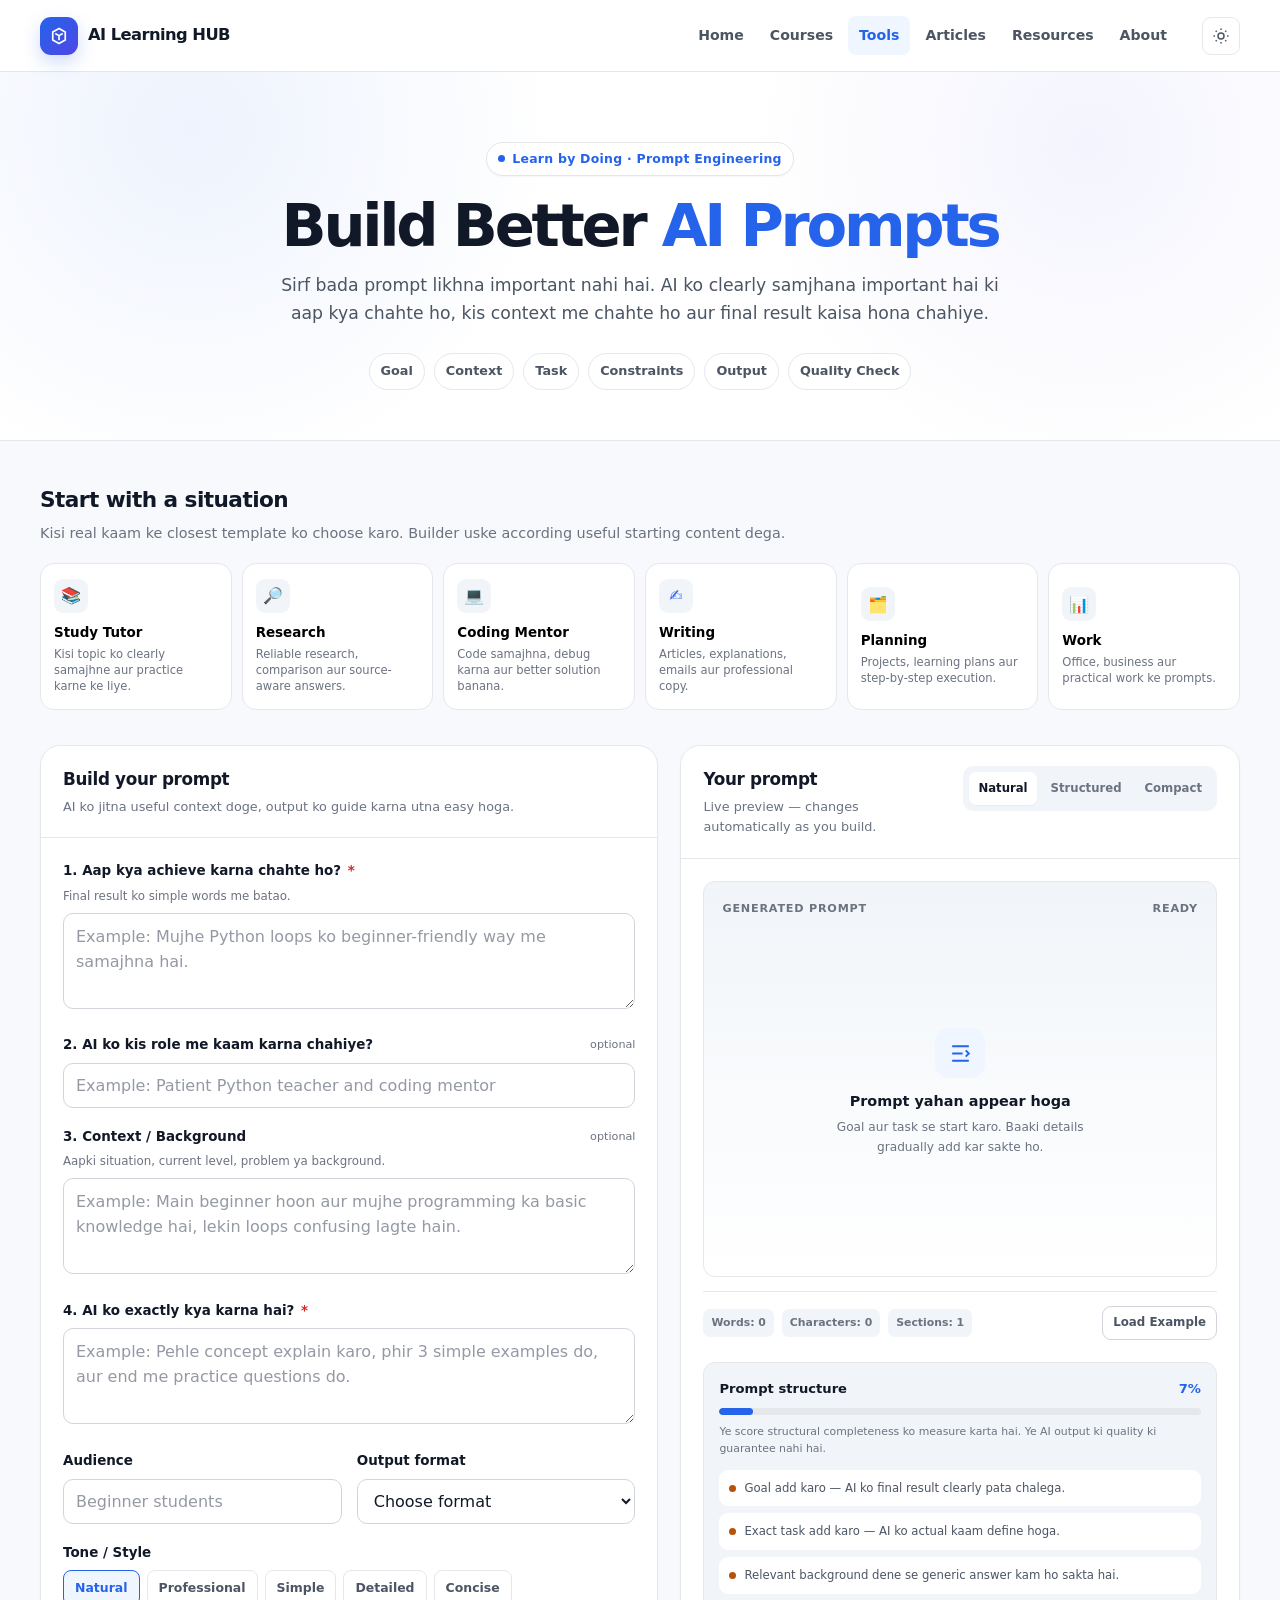
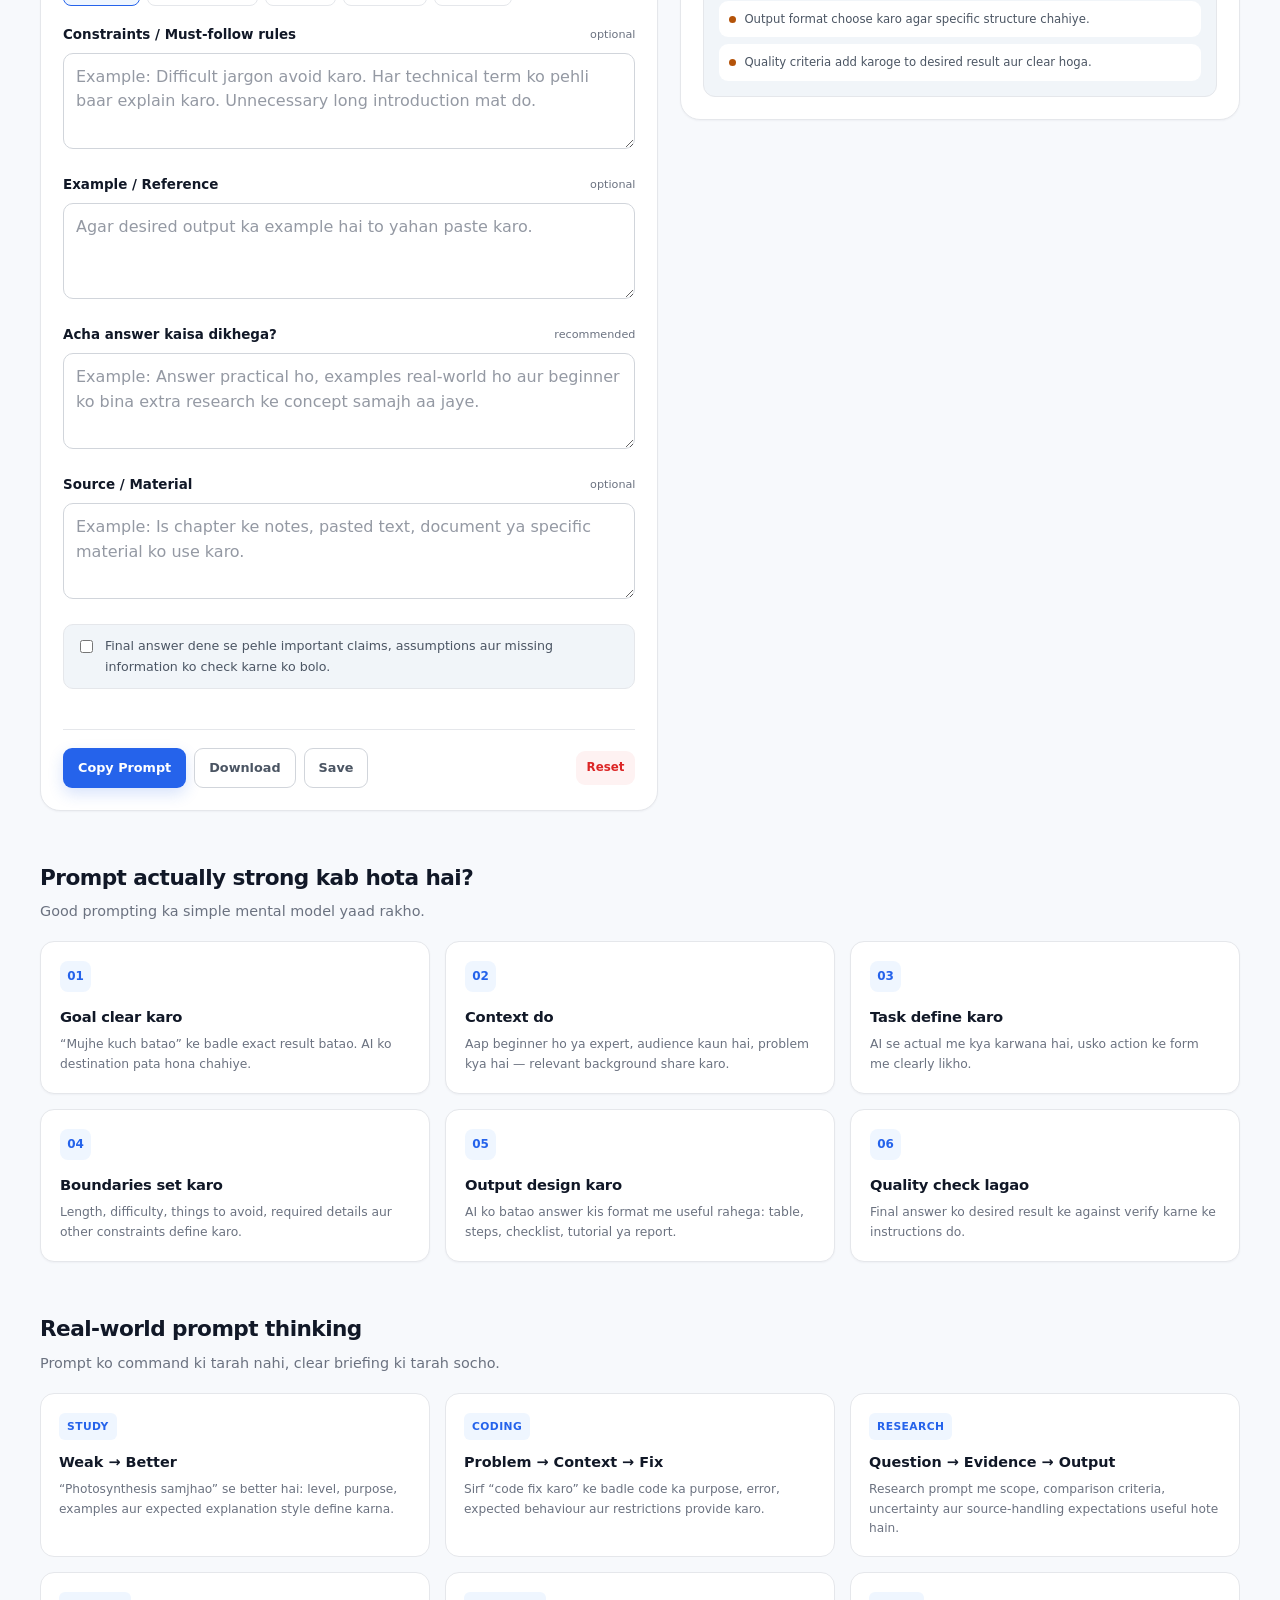
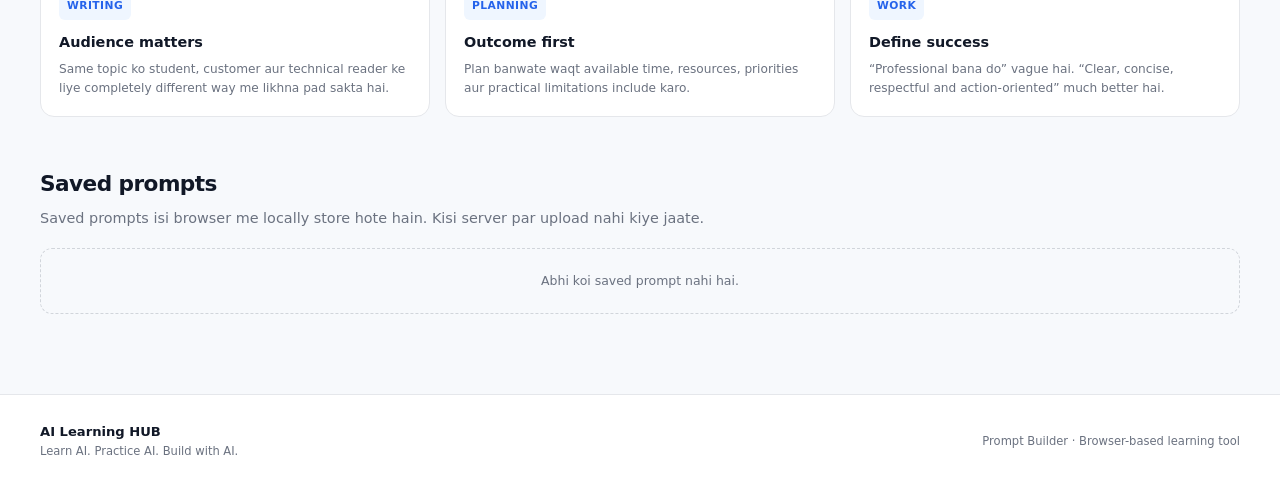
<file: chapters/prompt-builder.html>
<!DOCTYPE html>
<html lang="en">

<head>
    <meta charset="UTF-8">

    <meta name="viewport" content="width=device-width, initial-scale=1.0">

    <title>Prompt Builder — AI Learning HUB</title>

    <meta name="description"
        content="Build clear, powerful and professional AI prompts with the AI Learning HUB Prompt Builder. Create structured, natural and reusable prompts for study, coding, research, writing, planning and work.">

    <meta name="keywords"
        content="AI prompt builder, prompt engineering, prompt generator, AI prompts, prompt templates, AI Learning HUB">

    <meta name="author" content="AI Learning HUB">

    <meta name="robots" content="index, follow">

    <meta property="og:title" content="Prompt Builder — AI Learning HUB">
    <meta property="og:description" content="Build better AI prompts with a practical, human-friendly prompt builder.">
    <meta property="og:type" content="website">

    <meta name="theme-color" content="#ffffff">

    <script type="application/ld+json">
  {
    "@context": "https://schema.org",
    "@type": "WebApplication",
    "name": "AI Learning HUB Prompt Builder",
    "description": "A browser-based tool for building structured and natural AI prompts.",
    "applicationCategory": "EducationalApplication",
    "operatingSystem": "Any",
    "isAccessibleForFree": true
  }
  </script>

    <style>
        /* =========================================================
       AI LEARNING HUB — SHARED DESIGN SYSTEM
       ========================================================= */

        :root {
            --bg: #f7f9fc;
            --surface: #ffffff;
            --surface-2: #f1f5f9;
            --surface-3: #eef2f7;

            --text: #111827;
            --text-soft: #4b5563;
            --text-muted: #6b7280;

            --primary: #2563eb;
            --primary-dark: #1d4ed8;
            --primary-soft: #eff6ff;

            --border: #e5e7eb;
            --border-strong: #d1d5db;

            --success: #15803d;
            --success-soft: #f0fdf4;

            --warning: #b45309;
            --warning-soft: #fffbeb;

            --danger: #dc2626;
            --danger-soft: #fef2f2;

            --shadow-sm:
                0 1px 2px rgba(15, 23, 42, .04);

            --shadow:
                0 10px 30px rgba(15, 23, 42, .07);

            --shadow-lg:
                0 20px 55px rgba(15, 23, 42, .10);

            --radius-sm: 8px;
            --radius: 14px;
            --radius-lg: 20px;

            --container: 1200px;

            --font:
                Inter,
                ui-sans-serif,
                system-ui,
                -apple-system,
                BlinkMacSystemFont,
                "Segoe UI",
                Roboto,
                Helvetica,
                Arial,
                sans-serif;

            --header-height: 72px;
        }

        html.dark {
            --bg: #0b1120;
            --surface: #111827;
            --surface-2: #172033;
            --surface-3: #1d293d;

            --text: #f3f4f6;
            --text-soft: #cbd5e1;
            --text-muted: #94a3b8;

            --primary: #60a5fa;
            --primary-dark: #93c5fd;
            --primary-soft: rgba(37, 99, 235, .14);

            --border: #253248;
            --border-strong: #334155;

            --success: #4ade80;
            --success-soft: rgba(34, 197, 94, .10);

            --warning: #fbbf24;
            --warning-soft: rgba(245, 158, 11, .10);

            --danger: #f87171;
            --danger-soft: rgba(239, 68, 68, .10);

            --shadow-sm:
                0 1px 2px rgba(0, 0, 0, .20);

            --shadow:
                0 12px 35px rgba(0, 0, 0, .22);

            --shadow-lg:
                0 22px 65px rgba(0, 0, 0, .30);
        }

        * {
            box-sizing: border-box;
        }

        html {
            scroll-behavior: smooth;
        }

        body {
            margin: 0;
            min-width: 320px;
            background: var(--bg);
            color: var(--text);
            font-family: var(--font);
            line-height: 1.6;
            overflow-x: hidden;
            transition:
                background .25s ease,
                color .25s ease;
        }

        button,
        input,
        textarea,
        select {
            font: inherit;
        }

        button {
            cursor: pointer;
        }

        a {
            color: inherit;
            text-decoration: none;
        }

        ::selection {
            background: rgba(37, 99, 235, .18);
        }

        /* =========================================================
       HEADER / NAVBAR
       ========================================================= */

        .site-header {
            position: sticky;
            top: 0;
            z-index: 1000;
            height: var(--header-height);
            background: color-mix(in srgb,
                    var(--surface) 94%,
                    transparent);
            border-bottom: 1px solid var(--border);
            backdrop-filter: blur(14px);
            -webkit-backdrop-filter: blur(14px);
        }

        .nav-container {
            width: min(calc(100% - 40px),
                    var(--container));
            height: 100%;
            margin: auto;

            display: flex;
            align-items: center;
            justify-content: space-between;
            gap: 24px;
        }

        .brand {
            display: inline-flex;
            align-items: center;
            gap: 10px;
            min-width: max-content;
            font-weight: 800;
            letter-spacing: -.035em;
        }

        .brand-mark {
            width: 38px;
            height: 38px;
            border-radius: 11px;

            display: grid;
            place-items: center;

            color: #fff;
            background:
                linear-gradient(135deg,
                    #2563eb,
                    #4f46e5);

            box-shadow:
                0 7px 18px rgba(37, 99, 235, .22);
        }

        .brand-mark svg {
            width: 20px;
            height: 20px;
        }

        .brand-name {
            font-size: 1.02rem;
        }

        .nav-links {
            display: flex;
            align-items: center;
            gap: 4px;
            margin-left: auto;
        }

        .nav-link {
            position: relative;
            padding: 8px 11px;
            border-radius: 8px;
            color: var(--text-soft);
            font-size: .88rem;
            font-weight: 600;
            transition:
                background .2s ease,
                color .2s ease;
        }

        .nav-link:hover,
        .nav-link.active {
            color: var(--primary);
            background: var(--primary-soft);
        }

        .nav-actions {
            display: flex;
            align-items: center;
            gap: 8px;
        }

        .icon-button {
            width: 38px;
            height: 38px;
            border: 1px solid var(--border);
            border-radius: 9px;
            background: var(--surface);
            color: var(--text-soft);

            display: grid;
            place-items: center;

            transition:
                border-color .2s ease,
                color .2s ease,
                background .2s ease,
                transform .2s ease;
        }

        .icon-button:hover {
            border-color: var(--primary);
            color: var(--primary);
            background: var(--primary-soft);
        }

        .icon-button:active {
            transform: scale(.96);
        }

        .menu-button {
            display: none;
        }

        /* =========================================================
       HERO
       ========================================================= */

        .hero {
            position: relative;
            padding: 70px 20px 50px;
            border-bottom: 1px solid var(--border);
            overflow: hidden;
            background:
                radial-gradient(circle at 15% 15%,
                    rgba(37, 99, 235, .08),
                    transparent 32%),
                radial-gradient(circle at 85% 20%,
                    rgba(99, 102, 241, .07),
                    transparent 30%),
                var(--surface);
        }

        .hero-inner {
            width: min(100%, var(--container));
            margin: auto;
            text-align: center;
        }

        .eyebrow {
            display: inline-flex;
            align-items: center;
            gap: 7px;

            padding: 6px 11px;
            border: 1px solid var(--border);
            border-radius: 999px;

            background: var(--surface);
            color: var(--primary);

            font-size: .78rem;
            font-weight: 750;
            letter-spacing: .02em;

            box-shadow: var(--shadow-sm);
        }

        .eyebrow-dot {
            width: 7px;
            height: 7px;
            border-radius: 50%;
            background: var(--primary);
        }

        .hero h1 {
            max-width: 850px;
            margin: 18px auto 14px;

            font-size:
                clamp(2rem, 5vw, 3.7rem);

            line-height: 1.08;
            letter-spacing: -.055em;
        }

        .hero h1 span {
            color: var(--primary);
        }

        .hero-description {
            max-width: 720px;
            margin: auto;

            color: var(--text-soft);
            font-size:
                clamp(.98rem, 2vw, 1.08rem);
        }

        .hero-points {
            margin-top: 26px;

            display: flex;
            justify-content: center;
            flex-wrap: wrap;
            gap: 9px;
        }

        .hero-point {
            padding: 7px 11px;
            border: 1px solid var(--border);
            border-radius: 999px;
            background: var(--surface);
            color: var(--text-soft);
            font-size: .8rem;
            font-weight: 600;
        }

        /* =========================================================
       MAIN
       ========================================================= */

        main {
            width: min(calc(100% - 40px),
                    var(--container));
            margin: 0 auto;
            padding: 42px 0 80px;
        }

        .section-heading {
            margin-bottom: 18px;
        }

        .section-heading h2 {
            margin: 0 0 5px;
            font-size: 1.35rem;
            letter-spacing: -.025em;
        }

        .section-heading p {
            margin: 0;
            color: var(--text-muted);
            font-size: .9rem;
        }

        /* =========================================================
       QUICK MODES
       ========================================================= */

        .mode-section {
            margin-bottom: 35px;
        }

        .template-grid {
            display: grid;
            grid-template-columns:
                repeat(6, minmax(0, 1fr));
            gap: 10px;
        }

        .template-card {
            border: 1px solid var(--border);
            border-radius: var(--radius);
            background: var(--surface);
            padding: 15px 13px;
            text-align: left;

            transition:
                border-color .2s ease,
                transform .2s ease,
                box-shadow .2s ease,
                background .2s ease;
        }

        .template-card:hover {
            transform: translateY(-2px);
            border-color: rgba(37, 99, 235, .35);
            box-shadow: var(--shadow);
        }

        .template-card.selected {
            border-color: var(--primary);
            background: var(--primary-soft);
        }

        .template-icon {
            width: 34px;
            height: 34px;
            margin-bottom: 9px;

            display: grid;
            place-items: center;

            border-radius: 9px;
            background: var(--surface-2);
            color: var(--primary);
        }

        .template-card.selected .template-icon {
            background: var(--surface);
        }

        .template-card strong {
            display: block;
            font-size: .84rem;
            margin-bottom: 2px;
        }

        .template-card small {
            display: block;
            color: var(--text-muted);
            font-size: .72rem;
            line-height: 1.4;
        }

        /* =========================================================
       BUILDER LAYOUT
       ========================================================= */

        .builder-layout {
            display: grid;
            grid-template-columns:
                minmax(0, 1.05fr) minmax(390px, .95fr);
            gap: 22px;
            align-items: start;
        }

        .panel {
            min-width: 0;
            background: var(--surface);
            border: 1px solid var(--border);
            border-radius: var(--radius-lg);
            box-shadow: var(--shadow-sm);
        }

        .panel-header {
            padding: 20px 22px;
            border-bottom: 1px solid var(--border);

            display: flex;
            align-items: flex-start;
            justify-content: space-between;
            gap: 15px;
        }

        .panel-title {
            margin: 0;
            font-size: 1.05rem;
            letter-spacing: -.02em;
        }

        .panel-subtitle {
            margin: 4px 0 0;
            color: var(--text-muted);
            font-size: .8rem;
        }

        .panel-body {
            padding: 22px;
        }

        /* =========================================================
       FORM
       ========================================================= */

        .form-grid {
            display: grid;
            gap: 18px;
        }

        .field {
            min-width: 0;
        }

        .field-label-row {
            margin-bottom: 7px;

            display: flex;
            align-items: center;
            justify-content: space-between;
            gap: 10px;
        }

        .field label {
            font-size: .84rem;
            font-weight: 700;
            color: var(--text);
        }

        .required {
            color: var(--danger);
            margin-left: 2px;
        }

        .optional {
            color: var(--text-muted);
            font-size: .7rem;
            font-weight: 500;
        }

        .field-help {
            margin: -2px 0 7px;
            color: var(--text-muted);
            font-size: .74rem;
        }

        input,
        textarea,
        select {
            width: 100%;
            border: 1px solid var(--border-strong);
            border-radius: 10px;

            background: var(--surface);
            color: var(--text);

            outline: none;

            transition:
                border-color .2s ease,
                box-shadow .2s ease,
                background .2s ease;
        }

        input,
        select {
            height: 45px;
            padding: 0 12px;
        }

        textarea {
            min-height: 96px;
            resize: vertical;
            padding: 11px 12px;
            line-height: 1.55;
        }

        input::placeholder,
        textarea::placeholder {
            color: var(--text-muted);
            opacity: .72;
        }

        input:focus,
        textarea:focus,
        select:focus {
            border-color: var(--primary);
            box-shadow:
                0 0 0 3px rgba(37, 99, 235, .11);
        }

        .two-columns {
            display: grid;
            grid-template-columns:
                repeat(2, minmax(0, 1fr));
            gap: 15px;
        }

        .three-columns {
            display: grid;
            grid-template-columns:
                repeat(3, minmax(0, 1fr));
            gap: 12px;
        }

        .choice-group {
            display: flex;
            flex-wrap: wrap;
            gap: 7px;
        }

        .choice {
            position: relative;
        }

        .choice input {
            position: absolute;
            opacity: 0;
            pointer-events: none;
        }

        .choice label {
            display: inline-flex;
            align-items: center;
            justify-content: center;

            min-height: 36px;
            padding: 7px 11px;

            border: 1px solid var(--border);
            border-radius: 8px;

            background: var(--surface);
            color: var(--text-soft);

            font-size: .78rem;
            font-weight: 650;

            cursor: pointer;

            transition:
                border-color .2s ease,
                background .2s ease,
                color .2s ease;
        }

        .choice input:checked+label {
            color: var(--primary);
            border-color: var(--primary);
            background: var(--primary-soft);
        }

        .check-row {
            display: flex;
            align-items: flex-start;
            gap: 9px;

            padding: 11px 12px;

            border: 1px solid var(--border);
            border-radius: 10px;
            background: var(--surface-2);
        }

        .check-row input {
            width: 17px;
            height: 17px;
            margin-top: 2px;
            accent-color: var(--primary);
        }

        .check-row label {
            cursor: pointer;
            font-size: .79rem;
            color: var(--text-soft);
        }

        /* =========================================================
       FORM FOOTER
       ========================================================= */

        .form-footer {
            margin-top: 22px;
            padding-top: 18px;
            border-top: 1px solid var(--border);

            display: flex;
            flex-wrap: wrap;
            align-items: center;
            justify-content: space-between;
            gap: 10px;
        }

        .button-group {
            display: flex;
            flex-wrap: wrap;
            gap: 8px;
        }

        .btn {
            min-height: 40px;
            padding: 8px 14px;

            border: 1px solid transparent;
            border-radius: 9px;

            display: inline-flex;
            align-items: center;
            justify-content: center;
            gap: 7px;

            font-size: .8rem;
            font-weight: 700;

            transition:
                transform .18s ease,
                background .18s ease,
                border-color .18s ease,
                color .18s ease,
                box-shadow .18s ease;
        }

        .btn:hover {
            transform: translateY(-1px);
        }

        .btn-primary {
            color: #fff;
            background: var(--primary);
            box-shadow:
                0 6px 15px rgba(37, 99, 235, .18);
        }

        .btn-primary:hover {
            background: var(--primary-dark);
        }

        .btn-secondary {
            color: var(--text-soft);
            background: var(--surface);
            border-color: var(--border-strong);
        }

        .btn-secondary:hover {
            color: var(--primary);
            border-color: var(--primary);
            background: var(--primary-soft);
        }

        .btn-danger {
            color: var(--danger);
            background: var(--danger-soft);
            border-color: transparent;
        }

        .btn-small {
            min-height: 34px;
            padding: 6px 10px;
            font-size: .74rem;
        }

        /* =========================================================
       PREVIEW
       ========================================================= */

        .preview-panel {
            position: sticky;
            top: calc(var(--header-height) + 18px);
        }

        .preview-tabs {
            display: flex;
            gap: 5px;

            padding: 6px;

            background: var(--surface-2);
            border-radius: 10px;
        }

        .preview-tab {
            border: 0;
            border-radius: 7px;

            padding: 7px 9px;

            background: transparent;
            color: var(--text-muted);

            font-size: .73rem;
            font-weight: 700;
        }

        .preview-tab.active {
            color: var(--text);
            background: var(--surface);
            box-shadow: var(--shadow-sm);
        }

        .preview-box {
            position: relative;

            min-height: 390px;

            padding: 18px;

            border: 1px solid var(--border);
            border-radius: 12px;

            background:
                linear-gradient(180deg,
                    var(--surface-2),
                    var(--surface));

            overflow: hidden;
        }

        .preview-label {
            margin-bottom: 10px;

            display: flex;
            justify-content: space-between;
            gap: 10px;

            color: var(--text-muted);
            font-size: .7rem;
            font-weight: 700;
            text-transform: uppercase;
            letter-spacing: .07em;
        }

        .prompt-output {
            margin: 0;
            min-height: 330px;

            white-space: pre-wrap;
            overflow-wrap: anywhere;

            color: var(--text);
            font-family:
                "SFMono-Regular",
                Consolas,
                "Liberation Mono",
                monospace;

            font-size: .79rem;
            line-height: 1.7;
        }

        .empty-preview {
            min-height: 330px;

            display: flex;
            flex-direction: column;
            align-items: center;
            justify-content: center;

            text-align: center;
            color: var(--text-muted);
        }

        .empty-preview-icon {
            width: 50px;
            height: 50px;
            margin-bottom: 12px;

            display: grid;
            place-items: center;

            border-radius: 14px;
            color: var(--primary);
            background: var(--primary-soft);
        }

        .empty-preview strong {
            color: var(--text);
            font-size: .9rem;
        }

        .empty-preview p {
            max-width: 270px;
            margin: 5px 0 0;
            font-size: .76rem;
        }

        .preview-footer {
            padding-top: 14px;
            margin-top: 14px;

            border-top: 1px solid var(--border);

            display: flex;
            flex-wrap: wrap;
            align-items: center;
            justify-content: space-between;
            gap: 10px;
        }

        .stats {
            display: flex;
            flex-wrap: wrap;
            gap: 8px;
        }

        .stat {
            padding: 5px 8px;
            border-radius: 7px;
            background: var(--surface-2);
            color: var(--text-muted);
            font-size: .68rem;
            font-weight: 650;
        }

        /* =========================================================
       QUALITY PANEL
       ========================================================= */

        .quality-section {
            margin-top: 22px;
        }

        .quality-score {
            padding: 15px;

            border: 1px solid var(--border);
            border-radius: 12px;
            background: var(--surface-2);
        }

        .quality-top {
            display: flex;
            justify-content: space-between;
            align-items: center;
            gap: 12px;
            margin-bottom: 9px;
        }

        .quality-top strong {
            font-size: .82rem;
        }

        .quality-number {
            color: var(--primary);
            font-size: .82rem;
            font-weight: 800;
        }

        .progress-track {
            height: 7px;
            overflow: hidden;
            border-radius: 999px;
            background: var(--border);
        }

        .progress-value {
            height: 100%;
            width: 0%;
            border-radius: inherit;
            background: var(--primary);
            transition: width .3s ease;
        }

        .quality-note {
            margin: 8px 0 0;
            color: var(--text-muted);
            font-size: .68rem;
        }

        .suggestions {
            margin-top: 12px;

            display: grid;
            gap: 7px;
        }

        .suggestion {
            display: flex;
            gap: 8px;
            align-items: flex-start;

            padding: 9px 10px;

            border-radius: 9px;
            background: var(--surface);

            color: var(--text-soft);
            font-size: .73rem;
        }

        .suggestion-dot {
            flex: 0 0 auto;
            width: 7px;
            height: 7px;
            margin-top: 6px;
            border-radius: 50%;
            background: var(--warning);
        }

        .suggestion.good .suggestion-dot {
            background: var(--success);
        }

        /* =========================================================
       LEARNING SECTION
       ========================================================= */

        .learning-section {
            margin-top: 50px;
        }

        .learning-grid {
            display: grid;
            grid-template-columns:
                repeat(3, minmax(0, 1fr));
            gap: 15px;
        }

        .learning-card {
            padding: 19px;

            border: 1px solid var(--border);
            border-radius: var(--radius);
            background: var(--surface);
            box-shadow: var(--shadow-sm);
        }

        .learning-number {
            width: 31px;
            height: 31px;
            margin-bottom: 13px;

            display: grid;
            place-items: center;

            border-radius: 8px;
            color: var(--primary);
            background: var(--primary-soft);

            font-size: .75rem;
            font-weight: 800;
        }

        .learning-card h3 {
            margin: 0 0 6px;
            font-size: .92rem;
            letter-spacing: -.015em;
        }

        .learning-card p {
            margin: 0;
            color: var(--text-muted);
            font-size: .77rem;
            line-height: 1.6;
        }

        /* =========================================================
       EXAMPLES
       ========================================================= */

        .examples-section {
            margin-top: 50px;
        }

        .example-grid {
            display: grid;
            grid-template-columns:
                repeat(3, minmax(0, 1fr));
            gap: 15px;
        }

        .example-card {
            padding: 18px;

            border: 1px solid var(--border);
            border-radius: var(--radius);
            background: var(--surface);
        }

        .example-tag {
            display: inline-flex;

            padding: 5px 8px;

            border-radius: 6px;
            background: var(--primary-soft);
            color: var(--primary);

            font-size: .67rem;
            font-weight: 800;
            text-transform: uppercase;
            letter-spacing: .04em;
        }

        .example-card h3 {
            margin: 11px 0 6px;
            font-size: .9rem;
        }

        .example-card p {
            margin: 0;
            color: var(--text-muted);
            font-size: .76rem;
        }

        /* =========================================================
       SAVED PROMPTS
       ========================================================= */

        .saved-section {
            margin-top: 50px;
        }

        .saved-list {
            display: grid;
            gap: 8px;
        }

        .saved-empty {
            padding: 22px;
            text-align: center;
            border: 1px dashed var(--border-strong);
            border-radius: 12px;
            color: var(--text-muted);
            font-size: .78rem;
        }

        .saved-item {
            display: flex;
            align-items: center;
            justify-content: space-between;
            gap: 12px;

            padding: 12px 14px;

            border: 1px solid var(--border);
            border-radius: 10px;
            background: var(--surface);
        }

        .saved-info {
            min-width: 0;
        }

        .saved-info strong {
            display: block;

            overflow: hidden;
            white-space: nowrap;
            text-overflow: ellipsis;

            font-size: .8rem;
        }

        .saved-info small {
            color: var(--text-muted);
            font-size: .68rem;
        }

        .saved-actions {
            display: flex;
            gap: 5px;
            flex: 0 0 auto;
        }

        /* =========================================================
       FOOTER
       ========================================================= */

        footer {
            border-top: 1px solid var(--border);
            background: var(--surface);
        }

        .footer-inner {
            width: min(calc(100% - 40px),
                    var(--container));

            margin: auto;
            padding: 26px 0;

            display: flex;
            justify-content: space-between;
            align-items: center;
            gap: 20px;
        }

        .footer-brand {
            font-size: .82rem;
            font-weight: 750;
        }

        .footer-text {
            color: var(--text-muted);
            font-size: .72rem;
        }

        /* =========================================================
       TOAST
       ========================================================= */

        .toast {
            position: fixed;
            right: 20px;
            bottom: 20px;
            z-index: 2000;

            max-width: min(360px, calc(100vw - 40px));

            padding: 11px 14px;

            border: 1px solid var(--border);
            border-radius: 10px;

            background: var(--surface);
            color: var(--text);

            box-shadow: var(--shadow-lg);

            font-size: .77rem;
            font-weight: 650;

            opacity: 0;
            transform: translateY(10px);
            pointer-events: none;

            transition:
                opacity .22s ease,
                transform .22s ease;
        }

        .toast.show {
            opacity: 1;
            transform: translateY(0);
        }

        /* =========================================================
       MOBILE NAV
       ========================================================= */

        @media (max-width: 900px) {

            .nav-links {
                position: absolute;

                top: calc(var(--header-height) + 7px);
                left: 20px;
                right: 20px;

                padding: 8px;

                display: none;
                flex-direction: column;
                align-items: stretch;

                background: var(--surface);
                border: 1px solid var(--border);
                border-radius: 13px;

                box-shadow: var(--shadow-lg);
            }

            .nav-links.open {
                display: flex;
            }

            .nav-link {
                padding: 11px 12px;
            }

            .menu-button {
                display: grid;
            }

            .template-grid {
                grid-template-columns:
                    repeat(3, minmax(0, 1fr));
            }

            .builder-layout {
                grid-template-columns: 1fr;
            }

            .preview-panel {
                position: static;
            }

            .learning-grid,
            .example-grid {
                grid-template-columns:
                    repeat(2, minmax(0, 1fr));
            }
        }

        /* =========================================================
       TABLET
       ========================================================= */

        @media (max-width: 700px) {

            :root {
                --header-height: 64px;
            }

            .nav-container,
            main,
            .footer-inner {
                width: min(calc(100% - 28px),
                        var(--container));
            }

            .hero {
                padding:
                    48px 14px 38px;
            }

            .hero h1 {
                font-size: 2.15rem;
            }

            main {
                padding-top: 30px;
                padding-bottom: 55px;
            }

            .template-grid {
                grid-template-columns:
                    repeat(2, minmax(0, 1fr));
            }

            .two-columns,
            .three-columns {
                grid-template-columns: 1fr;
            }

            .panel-header,
            .panel-body {
                padding: 17px;
            }

            .learning-grid,
            .example-grid {
                grid-template-columns: 1fr;
            }

            .footer-inner {
                flex-direction: column;
                align-items: flex-start;
            }
        }

        /* =========================================================
       SMALL MOBILE
       ========================================================= */

        @media (max-width: 480px) {

            .brand-name {
                font-size: .92rem;
            }

            .brand-mark {
                width: 35px;
                height: 35px;
            }

            .nav-actions {
                gap: 5px;
            }

            .hero h1 {
                font-size: 1.85rem;
            }

            .hero-description {
                font-size: .9rem;
            }

            .hero-points {
                justify-content: flex-start;
            }

            .hero-point {
                font-size: .69rem;
            }

            .template-grid {
                grid-template-columns: 1fr;
            }

            .template-card {
                padding: 13px;
            }

            .form-footer {
                align-items: stretch;
            }

            .button-group {
                width: 100%;
            }

            .button-group .btn {
                flex: 1;
            }

            .preview-footer {
                align-items: stretch;
            }

            .preview-footer .button-group {
                width: 100%;
            }

            .preview-footer .button-group .btn {
                flex: 1;
            }

            .toast {
                right: 14px;
                bottom: 14px;
                max-width: calc(100vw - 28px);
            }
        }

        /* =========================================================
       REDUCED MOTION
       ========================================================= */

        @media (prefers-reduced-motion: reduce) {

            *,
            *::before,
            *::after {
                scroll-behavior: auto !important;
                transition: none !important;
            }
        }
    </style>
</head>

<body>

    <!-- =======================================================
       HEADER
       ======================================================= -->

    <header class="site-header">

        <div class="nav-container">

            <a class="brand" href="../index.html" aria-label="AI Learning HUB Home">

                <span class="brand-mark" aria-hidden="true">
                    <svg viewBox="0 0 24 24" fill="none" stroke="currentColor" stroke-width="2">
                        <path d="M12 3 4.5 7.2v9.6L12 21l7.5-4.2V7.2L12 3Z" />
                        <path d="m7.5 9.1 4.5 2.5 4.5-2.5M12 11.6V17" />
                    </svg>
                </span>

                <span class="brand-name">AI Learning HUB</span>

            </a>


            <nav class="nav-links" id="navLinks" aria-label="Main navigation">

                <a class="nav-link" href="../index.html">
                    Home
                </a>

                <a class="nav-link" href="../index.html#courses">
                    Courses
                </a>

                <a class="nav-link active" href="../index.html#tools">
                    Tools
                </a>

                <a class="nav-link" href="../index.html#articles">
                    Articles
                </a>

                <a class="nav-link" href="../index.html#resources">
                    Resources
                </a>

                <a class="nav-link" href="../index.html#about">
                    About
                </a>

            </nav>


            <div class="nav-actions">

                <button class="icon-button" id="themeToggle" type="button" aria-label="Toggle dark mode"
                    title="Toggle theme">

                    <svg id="themeIcon" width="18" height="18" viewBox="0 0 24 24" fill="none" stroke="currentColor"
                        stroke-width="2">
                        <circle cx="12" cy="12" r="4" />
                        <path
                            d="M12 2v2M12 20v2M4.93 4.93l1.41 1.41M17.66 17.66l1.41 1.41M2 12h2M20 12h2M4.93 19.07l1.41-1.41M17.66 6.34l1.41-1.41" />
                    </svg>

                </button>


                <button class="icon-button menu-button" id="menuButton" type="button" aria-label="Open navigation"
                    aria-expanded="false">

                    <svg width="19" height="19" viewBox="0 0 24 24" fill="none" stroke="currentColor" stroke-width="2">
                        <path d="M4 6h16M4 12h16M4 18h16" />
                    </svg>

                </button>

            </div>

        </div>

    </header>


    <!-- =======================================================
       HERO
       ======================================================= -->

    <section class="hero">

        <div class="hero-inner">

            <div class="eyebrow">
                <span class="eyebrow-dot"></span>
                Learn by Doing · Prompt Engineering
            </div>

            <h1>
                Build Better
                <span>AI Prompts</span>
            </h1>

            <p class="hero-description">
                Sirf bada prompt likhna important nahi hai.
                AI ko clearly samjhana important hai ki aap kya chahte ho,
                kis context me chahte ho aur final result kaisa hona chahiye.
            </p>

            <div class="hero-points">

                <span class="hero-point">
                    Goal
                </span>

                <span class="hero-point">
                    Context
                </span>

                <span class="hero-point">
                    Task
                </span>

                <span class="hero-point">
                    Constraints
                </span>

                <span class="hero-point">
                    Output
                </span>

                <span class="hero-point">
                    Quality Check
                </span>

            </div>

        </div>

    </section>


    <!-- =======================================================
       MAIN
       ======================================================= -->

    <main>

        <!-- QUICK TEMPLATES -->

        <section class="mode-section">

            <div class="section-heading">

                <h2>Start with a situation</h2>

                <p>
                    Kisi real kaam ke closest template ko choose karo.
                    Builder uske according useful starting content dega.
                </p>

            </div>


            <div class="template-grid" id="templateGrid">

                <button class="template-card" data-template="study" type="button">

                    <span class="template-icon">
                        📚
                    </span>

                    <strong>Study Tutor</strong>

                    <small>
                        Kisi topic ko clearly samajhne aur practice karne ke liye.
                    </small>

                </button>


                <button class="template-card" data-template="research" type="button">

                    <span class="template-icon">
                        🔎
                    </span>

                    <strong>Research</strong>

                    <small>
                        Reliable research, comparison aur source-aware answers.
                    </small>

                </button>


                <button class="template-card" data-template="coding" type="button">

                    <span class="template-icon">
                        💻
                    </span>

                    <strong>Coding Mentor</strong>

                    <small>
                        Code samajhna, debug karna aur better solution banana.
                    </small>

                </button>


                <button class="template-card" data-template="writing" type="button">

                    <span class="template-icon">
                        ✍️
                    </span>

                    <strong>Writing</strong>

                    <small>
                        Articles, explanations, emails aur professional copy.
                    </small>

                </button>


                <button class="template-card" data-template="planning" type="button">

                    <span class="template-icon">
                        🗂️
                    </span>

                    <strong>Planning</strong>

                    <small>
                        Projects, learning plans aur step-by-step execution.
                    </small>

                </button>


                <button class="template-card" data-template="work" type="button">

                    <span class="template-icon">
                        📊
                    </span>

                    <strong>Work</strong>

                    <small>
                        Office, business aur practical work ke prompts.
                    </small>

                </button>

            </div>

        </section>


        <!-- BUILDER -->

        <section class="builder-layout">

            <!-- LEFT -->

            <div class="panel">

                <div class="panel-header">

                    <div>
                        <h2 class="panel-title">
                            Build your prompt
                        </h2>

                        <p class="panel-subtitle">
                            AI ko jitna useful context doge, output ko guide karna utna easy hoga.
                        </p>
                    </div>

                </div>


                <div class="panel-body">

                    <form id="promptForm" class="form-grid">


                        <!-- GOAL -->

                        <div class="field">

                            <div class="field-label-row">

                                <label for="goal">
                                    1. Aap kya achieve karna chahte ho?
                                    <span class="required">*</span>
                                </label>

                            </div>

                            <p class="field-help">
                                Final result ko simple words me batao.
                            </p>

                            <textarea id="goal"
                                placeholder="Example: Mujhe Python loops ko beginner-friendly way me samajhna hai."
                                data-field="goal"></textarea>

                        </div>


                        <!-- ROLE -->

                        <div class="field">

                            <div class="field-label-row">

                                <label for="role">
                                    2. AI ko kis role me kaam karna chahiye?
                                </label>

                                <span class="optional">
                                    optional
                                </span>

                            </div>

                            <input id="role" type="text" placeholder="Example: Patient Python teacher and coding mentor"
                                data-field="role">

                        </div>


                        <!-- CONTEXT -->

                        <div class="field">

                            <div class="field-label-row">

                                <label for="context">
                                    3. Context / Background
                                </label>

                                <span class="optional">
                                    optional
                                </span>

                            </div>

                            <p class="field-help">
                                Aapki situation, current level, problem ya background.
                            </p>

                            <textarea id="context"
                                placeholder="Example: Main beginner hoon aur mujhe programming ka basic knowledge hai, lekin loops confusing lagte hain."
                                data-field="context"></textarea>

                        </div>


                        <!-- TASK -->

                        <div class="field">

                            <div class="field-label-row">

                                <label for="task">
                                    4. AI ko exactly kya karna hai?
                                    <span class="required">*</span>
                                </label>

                            </div>

                            <textarea id="task"
                                placeholder="Example: Pehle concept explain karo, phir 3 simple examples do, aur end me practice questions do."
                                data-field="task"></textarea>

                        </div>


                        <!-- AUDIENCE + OUTPUT -->

                        <div class="two-columns">

                            <div class="field">

                                <div class="field-label-row">
                                    <label for="audience">
                                        Audience
                                    </label>
                                </div>

                                <input id="audience" type="text" placeholder="Beginner students" data-field="audience">

                            </div>


                            <div class="field">

                                <div class="field-label-row">
                                    <label for="output">
                                        Output format
                                    </label>
                                </div>

                                <select id="output" data-field="output">

                                    <option value="">
                                        Choose format
                                    </option>

                                    <option value="Clear headings with short explanations">
                                        Headings + explanation
                                    </option>

                                    <option value="A step-by-step numbered guide">
                                        Step-by-step guide
                                    </option>

                                    <option value="A table with clear columns">
                                        Table
                                    </option>

                                    <option value="Bullet points with practical examples">
                                        Bullet points
                                    </option>

                                    <option value="A concise checklist">
                                        Checklist
                                    </option>

                                    <option value="A structured tutorial with examples and practice">
                                        Tutorial
                                    </option>

                                    <option value="JSON with clearly named fields">
                                        JSON
                                    </option>

                                    <option value="A professional report with sections">
                                        Report
                                    </option>

                                </select>

                            </div>

                        </div>


                        <!-- TONE -->

                        <div class="field">

                            <div class="field-label-row">

                                <label>
                                    Tone / Style
                                </label>

                            </div>

                            <div class="choice-group">

                                <div class="choice">
                                    <input type="radio" name="tone" id="tone-natural" value="natural and conversational"
                                        checked>
                                    <label for="tone-natural">
                                        Natural
                                    </label>
                                </div>

                                <div class="choice">
                                    <input type="radio" name="tone" id="tone-professional"
                                        value="professional and clear">
                                    <label for="tone-professional">
                                        Professional
                                    </label>
                                </div>

                                <div class="choice">
                                    <input type="radio" name="tone" id="tone-simple"
                                        value="simple and beginner-friendly">
                                    <label for="tone-simple">
                                        Simple
                                    </label>
                                </div>

                                <div class="choice">
                                    <input type="radio" name="tone" id="tone-detailed"
                                        value="detailed, practical and explanatory">
                                    <label for="tone-detailed">
                                        Detailed
                                    </label>
                                </div>

                                <div class="choice">
                                    <input type="radio" name="tone" id="tone-direct" value="direct and concise">
                                    <label for="tone-direct">
                                        Concise
                                    </label>
                                </div>

                            </div>

                        </div>


                        <!-- CONSTRAINTS -->

                        <div class="field">

                            <div class="field-label-row">

                                <label for="constraints">
                                    Constraints / Must-follow rules
                                </label>

                                <span class="optional">
                                    optional
                                </span>

                            </div>

                            <textarea id="constraints"
                                placeholder="Example: Difficult jargon avoid karo. Har technical term ko pehli baar explain karo. Unnecessary long introduction mat do."
                                data-field="constraints"></textarea>

                        </div>


                        <!-- EXAMPLES -->

                        <div class="field">

                            <div class="field-label-row">

                                <label for="examples">
                                    Example / Reference
                                </label>

                                <span class="optional">
                                    optional
                                </span>

                            </div>

                            <textarea id="examples"
                                placeholder="Agar desired output ka example hai to yahan paste karo."
                                data-field="examples"></textarea>

                        </div>


                        <!-- QUALITY -->

                        <div class="field">

                            <div class="field-label-row">

                                <label for="quality">
                                    Acha answer kaisa dikhega?
                                </label>

                                <span class="optional">
                                    recommended
                                </span>

                            </div>

                            <textarea id="quality"
                                placeholder="Example: Answer practical ho, examples real-world ho aur beginner ko bina extra research ke concept samajh aa jaye."
                                data-field="quality"></textarea>

                        </div>


                        <!-- SOURCE -->

                        <div class="field">

                            <div class="field-label-row">

                                <label for="source">
                                    Source / Material
                                </label>

                                <span class="optional">
                                    optional
                                </span>

                            </div>

                            <textarea id="source"
                                placeholder="Example: Is chapter ke notes, pasted text, document ya specific material ko use karo."
                                data-field="source"></textarea>

                        </div>


                        <!-- VERIFICATION -->

                        <div class="check-row">

                            <input type="checkbox" id="verify">

                            <label for="verify">
                                Final answer dene se pehle important claims,
                                assumptions aur missing information ko check karne ko bolo.
                            </label>

                        </div>


                        <!-- FORM BUTTONS -->

                        <div class="form-footer">

                            <div class="button-group">

                                <button type="button" class="btn btn-primary" id="copyButton">
                                    Copy Prompt
                                </button>

                                <button type="button" class="btn btn-secondary" id="downloadButton">
                                    Download
                                </button>

                                <button type="button" class="btn btn-secondary" id="saveButton">
                                    Save
                                </button>

                            </div>


                            <button type="button" class="btn btn-danger btn-small" id="resetButton">
                                Reset
                            </button>

                        </div>

                    </form>

                </div>

            </div>


            <!-- RIGHT -->

            <aside class="panel preview-panel">

                <div class="panel-header">

                    <div>

                        <h2 class="panel-title">
                            Your prompt
                        </h2>

                        <p class="panel-subtitle">
                            Live preview — changes automatically as you build.
                        </p>

                    </div>


                    <div class="preview-tabs">

                        <button class="preview-tab active" data-mode="natural" type="button">
                            Natural
                        </button>

                        <button class="preview-tab" data-mode="structured" type="button">
                            Structured
                        </button>

                        <button class="preview-tab" data-mode="compact" type="button">
                            Compact
                        </button>

                    </div>

                </div>


                <div class="panel-body">

                    <div class="preview-box">

                        <div class="preview-label">

                            <span>
                                Generated prompt
                            </span>

                            <span id="promptStatus">
                                Ready
                            </span>

                        </div>


                        <div id="emptyPreview" class="empty-preview">

                            <div class="empty-preview-icon">

                                <svg width="25" height="25" viewBox="0 0 24 24" fill="none" stroke="currentColor"
                                    stroke-width="1.8">
                                    <path d="M4 5h16M4 12h10M4 19h16" />
                                    <path d="m17 9 3 3-3 3" />
                                </svg>

                            </div>

                            <strong>
                                Prompt yahan appear hoga
                            </strong>

                            <p>
                                Goal aur task se start karo.
                                Baaki details gradually add kar sakte ho.
                            </p>

                        </div>


                        <pre id="promptOutput" class="prompt-output" hidden></pre>

                    </div>


                    <div class="preview-footer">

                        <div class="stats">

                            <span class="stat">
                                Words: <b id="wordCount">0</b>
                            </span>

                            <span class="stat">
                                Characters: <b id="charCount">0</b>
                            </span>

                            <span class="stat">
                                Sections: <b id="sectionCount">0</b>
                            </span>

                        </div>


                        <div class="button-group">

                            <button type="button" class="btn btn-secondary btn-small" id="demoButton">
                                Load Example
                            </button>

                        </div>

                    </div>


                    <!-- QUALITY -->

                    <div class="quality-section">

                        <div class="quality-score">

                            <div class="quality-top">

                                <strong>
                                    Prompt structure
                                </strong>

                                <span class="quality-number" id="qualityNumber">
                                    0%
                                </span>

                            </div>


                            <div class="progress-track">

                                <div class="progress-value" id="qualityProgress">
                                </div>

                            </div>


                            <p class="quality-note">
                                Ye score structural completeness ko measure karta hai.
                                Ye AI output ki quality ki guarantee nahi hai.
                            </p>


                            <div class="suggestions" id="suggestions">
                            </div>

                        </div>

                    </div>

                </div>

            </aside>

        </section>


        <!-- HOW IT WORKS -->

        <section class="learning-section">

            <div class="section-heading">

                <h2>
                    Prompt actually strong kab hota hai?
                </h2>

                <p>
                    Good prompting ka simple mental model yaad rakho.
                </p>

            </div>


            <div class="learning-grid">

                <article class="learning-card">

                    <div class="learning-number">
                        01
                    </div>

                    <h3>
                        Goal clear karo
                    </h3>

                    <p>
                        “Mujhe kuch batao” ke badle exact result batao.
                        AI ko destination pata hona chahiye.
                    </p>

                </article>


                <article class="learning-card">

                    <div class="learning-number">
                        02
                    </div>

                    <h3>
                        Context do
                    </h3>

                    <p>
                        Aap beginner ho ya expert, audience kaun hai,
                        problem kya hai — relevant background share karo.
                    </p>

                </article>


                <article class="learning-card">

                    <div class="learning-number">
                        03
                    </div>

                    <h3>
                        Task define karo
                    </h3>

                    <p>
                        AI se actual me kya karwana hai,
                        usko action ke form me clearly likho.
                    </p>

                </article>


                <article class="learning-card">

                    <div class="learning-number">
                        04
                    </div>

                    <h3>
                        Boundaries set karo
                    </h3>

                    <p>
                        Length, difficulty, things to avoid,
                        required details aur other constraints define karo.
                    </p>

                </article>


                <article class="learning-card">

                    <div class="learning-number">
                        05
                    </div>

                    <h3>
                        Output design karo
                    </h3>

                    <p>
                        AI ko batao answer kis format me useful rahega:
                        table, steps, checklist, tutorial ya report.
                    </p>

                </article>


                <article class="learning-card">

                    <div class="learning-number">
                        06
                    </div>

                    <h3>
                        Quality check lagao
                    </h3>

                    <p>
                        Final answer ko desired result ke against verify
                        karne ke instructions do.
                    </p>

                </article>

            </div>

        </section>


        <!-- EXAMPLES -->

        <section class="examples-section">

            <div class="section-heading">

                <h2>
                    Real-world prompt thinking
                </h2>

                <p>
                    Prompt ko command ki tarah nahi, clear briefing ki tarah socho.
                </p>

            </div>


            <div class="example-grid">

                <article class="example-card">

                    <span class="example-tag">
                        Study
                    </span>

                    <h3>
                        Weak → Better
                    </h3>

                    <p>
                        “Photosynthesis samjhao” se better hai:
                        level, purpose, examples aur expected explanation style
                        define karna.
                    </p>

                </article>


                <article class="example-card">

                    <span class="example-tag">
                        Coding
                    </span>

                    <h3>
                        Problem → Context → Fix
                    </h3>

                    <p>
                        Sirf “code fix karo” ke badle code ka purpose,
                        error, expected behaviour aur restrictions provide karo.
                    </p>

                </article>


                <article class="example-card">

                    <span class="example-tag">
                        Research
                    </span>

                    <h3>
                        Question → Evidence → Output
                    </h3>

                    <p>
                        Research prompt me scope, comparison criteria,
                        uncertainty aur source-handling expectations useful hote hain.
                    </p>

                </article>


                <article class="example-card">

                    <span class="example-tag">
                        Writing
                    </span>

                    <h3>
                        Audience matters
                    </h3>

                    <p>
                        Same topic ko student, customer aur technical reader
                        ke liye completely different way me likhna pad sakta hai.
                    </p>

                </article>


                <article class="example-card">

                    <span class="example-tag">
                        Planning
                    </span>

                    <h3>
                        Outcome first
                    </h3>

                    <p>
                        Plan banwate waqt available time, resources,
                        priorities aur practical limitations include karo.
                    </p>

                </article>


                <article class="example-card">

                    <span class="example-tag">
                        Work
                    </span>

                    <h3>
                        Define success
                    </h3>

                    <p>
                        “Professional bana do” vague hai.
                        “Clear, concise, respectful and action-oriented” much better hai.
                    </p>

                </article>

            </div>

        </section>


        <!-- SAVED PROMPTS -->

        <section class="saved-section">

            <div class="section-heading">

                <h2>
                    Saved prompts
                </h2>

                <p>
                    Saved prompts isi browser me locally store hote hain.
                    Kisi server par upload nahi kiye jaate.
                </p>

            </div>


            <div class="saved-list" id="savedList">

                <div class="saved-empty">
                    Abhi koi saved prompt nahi hai.
                </div>

            </div>

        </section>

    </main>


    <!-- =======================================================
       FOOTER
       ======================================================= -->

    <footer>

        <div class="footer-inner">

            <div>

                <div class="footer-brand">
                    AI Learning HUB
                </div>

                <div class="footer-text">
                    Learn AI. Practice AI. Build with AI.
                </div>

            </div>

            <div class="footer-text">
                Prompt Builder · Browser-based learning tool
            </div>

        </div>

    </footer>


    <!-- TOAST -->

    <div class="toast" id="toast" role="status" aria-live="polite">
    </div>


    <!-- =======================================================
       JAVASCRIPT
       ======================================================= -->

    <script>
        "use strict";

        /* =======================================================
           ELEMENTS
           ======================================================= */

        const root = document.documentElement;

        const form = document.getElementById("promptForm");

        const goal = document.getElementById("goal");
        const role = document.getElementById("role");
        const context = document.getElementById("context");
        const task = document.getElementById("task");
        const audience = document.getElementById("audience");
        const output = document.getElementById("output");
        const constraints = document.getElementById("constraints");
        const examples = document.getElementById("examples");
        const quality = document.getElementById("quality");
        const source = document.getElementById("source");
        const verify = document.getElementById("verify");

        const promptOutput =
            document.getElementById("promptOutput");

        const emptyPreview =
            document.getElementById("emptyPreview");

        const wordCount =
            document.getElementById("wordCount");

        const charCount =
            document.getElementById("charCount");

        const sectionCount =
            document.getElementById("sectionCount");

        const qualityNumber =
            document.getElementById("qualityNumber");

        const qualityProgress =
            document.getElementById("qualityProgress");

        const suggestions =
            document.getElementById("suggestions");

        const promptStatus =
            document.getElementById("promptStatus");

        const toast =
            document.getElementById("toast");

        const savedList =
            document.getElementById("savedList");


        let currentMode = "natural";


        /* =======================================================
           THEME
           ======================================================= */

        function applyTheme(theme) {

            if (theme === "dark") {
                root.classList.add("dark");
                localStorage.setItem(
                    "ailh-theme",
                    "dark"
                );
            } else {
                root.classList.remove("dark");
                localStorage.setItem(
                    "ailh-theme",
                    "light"
                );
            }
        }


        const savedTheme =
            localStorage.getItem("ailh-theme");

        if (savedTheme) {
            applyTheme(savedTheme);
        }


        document
            .getElementById("themeToggle")
            .addEventListener("click", () => {

                const isDark =
                    root.classList.contains("dark");

                applyTheme(
                    isDark ? "light" : "dark"
                );

            });


        /* =======================================================
           MOBILE MENU
           ======================================================= */

        const menuButton =
            document.getElementById("menuButton");

        const navLinks =
            document.getElementById("navLinks");


        menuButton.addEventListener("click", () => {

            const open =
                navLinks.classList.toggle("open");

            menuButton.setAttribute(
                "aria-expanded",
                String(open)
            );

        });


        navLinks
            .querySelectorAll("a")
            .forEach(link => {

                link.addEventListener("click", () => {

                    navLinks.classList.remove("open");

                    menuButton.setAttribute(
                        "aria-expanded",
                        "false"
                    );

                });

            });


        /* =======================================================
           DATA
           ======================================================= */

        const templates = {

            study: {
                goal:
                    "Mujhe ek topic ko genuinely samajhna hai aur us par confidently practice karni hai.",
                role:
                    "Patient and practical study tutor",
                context:
                    "Main beginner level par hoon. Mujhe simple explanation ke saath real examples aur practice chahiye.",
                task:
                    "Pehle mera current understanding identify karo, phir concept ko simple language me explain karo, examples do, common mistakes batao aur end me practice questions do.",
                audience:
                    "Beginner learner",
                output:
                    "A structured tutorial with examples and practice",
                constraints:
                    "Difficult jargon avoid karo. Important technical terms ko first use par explain karo. Sirf answer dene ke bajay understanding build karo.",
                quality:
                    "Answer ke baad mujhe topic ko apne words me explain aur practical question solve karne layak hona chahiye."
            },

            research: {
                goal:
                    "Mujhe kisi topic par clear, balanced aur useful research summary chahiye.",
                role:
                    "Careful research assistant",
                context:
                    "Mujhe topic ko samajhne ke saath important differences, limitations aur uncertainty bhi samajhni hai.",
                task:
                    "Topic ko logically break karo, important points identify karo, relevant perspectives compare karo aur uncertain claims ko clearly mark karo.",
                audience:
                    "A curious learner",
                output:
                    "A professional report with sections",
                constraints:
                    "Facts aur interpretation ko mix mat karo. Unsupported certainty avoid karo. Important assumptions clearly mention karo.",
                quality:
                    "Answer mujhe topic ka reliable mental model de aur important gaps ya uncertainties hide na kare."
            },

            coding: {
                goal:
                    "Mujhe code ko samajhna, problem solve karna aur clean solution banana hai.",
                role:
                    "Senior coding mentor who teaches rather than blindly fixes",
                context:
                    "Main learning phase me hoon aur sirf final code copy nahi karna chahta. Mujhe reasoning bhi samajhni hai.",
                task:
                    "Problem ko diagnose karo, root cause explain karo, solution approach samjhao, corrected code do aur important changes explain karo.",
                audience:
                    "Beginner to intermediate developer",
                output:
                    "A step-by-step numbered guide",
                constraints:
                    "Unnecessary complexity avoid karo. Existing code ki useful structure ko bina reason replace mat karo. Security ya reliability issue ho to mention karo.",
                quality:
                    "Main samajh paun ki problem kyu hui aur future me similar problem khud diagnose kar sakun."
            },

            writing: {
                goal:
                    "Mujhe clear, natural aur professional writing chahiye jo AI-generated jaisi robotic na lage.",
                role:
                    "Experienced human editor and writer",
                context:
                    "Content ko readable, useful aur audience ke natural communication style ke close rakhna hai.",
                task:
                    "Given idea ko organize karo, unnecessary repetition remove karo aur clear flow ke saath polished version likho.",
                audience:
                    "General reader",
                output:
                    "Clear headings with short explanations",
                constraints:
                    "Overly dramatic language, filler sentences aur repetitive phrases avoid karo. Meaning preserve karo.",
                quality:
                    "Writing natural, clear, purposeful aur easy to read honi chahiye."
            },

            planning: {
                goal:
                    "Mujhe ek practical plan chahiye jise real life me follow kiya ja sake.",
                role:
                    "Practical planning mentor",
                context:
                    "Plan theoretical nahi hona chahiye. Time, priorities aur realistic limitations ko consider karna important hai.",
                task:
                    "Goal ko manageable steps me break karo, priorities set karo, dependencies identify karo aur realistic sequence suggest karo.",
                audience:
                    "Someone implementing the plan",
                output:
                    "A step-by-step numbered guide",
                constraints:
                    "Unrealistic workload mat banao. High-impact steps ko priority do. Agar information missing ho to assumption clearly state karo.",
                quality:
                    "Plan clear ho aur mujhe next actionable step immediately pata chale."
            },

            work: {
                goal:
                    "Mujhe work-related task ko efficiently complete karne ke liye practical output chahiye.",
                role:
                    "Experienced professional work assistant",
                context:
                    "Output practical, concise aur directly usable hona chahiye.",
                task:
                    "Task ko organize karo, important information extract karo aur final result ko professional format me prepare karo.",
                audience:
                    "Professional workplace audience",
                output:
                    "A concise checklist",
                constraints:
                    "Filler remove karo. Important details ko preserve karo. Ambiguous information ko invent mat karo.",
                quality:
                    "Result directly use ya edit kiya ja sake aur important details miss na hon."
            }

        };


        /* =======================================================
           HELPERS
           ======================================================= */

        function clean(value) {
            return String(value || "")
                .trim()
                .replace(/\r\n/g, "\n")
                .replace(/[ \t]+$/gm, "");
        }


        function getTone() {

            const selected =
                document.querySelector(
                    'input[name="tone"]:checked'
                );

            return selected
                ? selected.value
                : "natural and conversational";

        }


        function values() {

            return {

                goal: clean(goal.value),
                role: clean(role.value),
                context: clean(context.value),
                task: clean(task.value),
                audience: clean(audience.value),
                tone: getTone(),
                output: clean(output.value),
                constraints: clean(constraints.value),
                examples: clean(examples.value),
                quality: clean(quality.value),
                source: clean(source.value),
                verify: verify.checked

            };

        }


        function titleCase(value) {

            return value
                .replace(/_/g, " ")
                .replace(/\b\w/g, char =>
                    char.toUpperCase()
                );

        }


        /* =======================================================
           NATURAL PROMPT
           ======================================================= */

        function buildNatural(v) {

            const parts = [];

            if (v.role) {
                parts.push(
                    `Act as ${v.role}.`
                );
            }

            if (v.goal) {
                parts.push(
                    `I want to achieve this: ${v.goal}`
                );
            }

            if (v.context) {
                parts.push(
                    `Here is the relevant context: ${v.context}`
                );
            }

            if (v.task) {
                parts.push(
                    `Please do the following: ${v.task}`
                );
            }

            if (v.audience) {
                parts.push(
                    `The result is intended for ${v.audience}.`
                );
            }

            if (v.tone) {
                parts.push(
                    `Keep the tone ${v.tone}.`
                );
            }

            if (v.constraints) {
                parts.push(
                    `Please follow these constraints: ${v.constraints}`
                );
            }

            if (v.output) {
                parts.push(
                    `Format the response as ${v.output}.`
                );
            }

            if (v.examples) {
                parts.push(
                    `Use this example or reference when useful: ${v.examples}`
                );
            }

            if (v.source) {
                parts.push(
                    `Use the following source or material as relevant context: ${v.source}`
                );
            }

            if (v.quality) {
                parts.push(
                    `A successful answer should meet this standard: ${v.quality}`
                );
            }

            if (v.verify) {
                parts.push(
                    "Before finalizing, check important claims, assumptions and missing information. Do not present uncertain information as certain."
                );
            }

            parts.push(
                "If any important information is missing, make the smallest reasonable assumption and clearly state it instead of inventing details."
            );

            return parts.join("\n\n");

        }


        /* =======================================================
           STRUCTURED PROMPT
           ======================================================= */

        function buildStructured(v) {

            const sections = [];

            if (v.role) {
                sections.push(
                    `ROLE\n${v.role}`
                );
            }

            if (v.goal) {
                sections.push(
                    `GOAL\n${v.goal}`
                );
            }

            if (v.context) {
                sections.push(
                    `CONTEXT\n${v.context}`
                );
            }

            if (v.task) {
                sections.push(
                    `TASK\n${v.task}`
                );
            }

            if (v.audience) {
                sections.push(
                    `AUDIENCE\n${v.audience}`
                );
            }

            if (v.tone) {
                sections.push(
                    `TONE / STYLE\n${v.tone}`
                );
            }

            if (v.constraints) {
                sections.push(
                    `CONSTRAINTS\n${v.constraints}`
                );
            }

            if (v.output) {
                sections.push(
                    `OUTPUT FORMAT\n${v.output}`
                );
            }

            if (v.examples) {
                sections.push(
                    `EXAMPLES / REFERENCES\n${v.examples}`
                );
            }

            if (v.source) {
                sections.push(
                    `SOURCE / MATERIAL\n${v.source}`
                );
            }

            if (v.quality) {
                sections.push(
                    `QUALITY CRITERIA\n${v.quality}`
                );
            }

            if (v.verify) {
                sections.push(
                    `FINAL CHECK\nBefore finalizing, check important claims, assumptions and missing information. Clearly identify uncertainty.`
                );
            }

            sections.push(
                `GENERAL RULE\nDo not invent missing facts. If something important is unclear, state the assumption or identify what information is needed.`
            );

            return sections.join("\n\n");

        }


        /* =======================================================
           COMPACT PROMPT
           ======================================================= */

        function buildCompact(v) {

            const parts = [];

            if (v.role)
                parts.push(`Act as ${v.role}.`);

            if (v.goal)
                parts.push(`Goal: ${v.goal}`);

            if (v.context)
                parts.push(`Context: ${v.context}`);

            if (v.task)
                parts.push(`Task: ${v.task}`);

            if (v.audience)
                parts.push(`Audience: ${v.audience}`);

            if (v.tone)
                parts.push(`Tone: ${v.tone}`);

            if (v.constraints)
                parts.push(`Constraints: ${v.constraints}`);

            if (v.output)
                parts.push(`Output: ${v.output}`);

            if (v.quality)
                parts.push(`Success criteria: ${v.quality}`);

            if (v.verify)
                parts.push(
                    "Verify important claims and state uncertainty."
                );

            return parts.join(" | ");

        }


        function buildPrompt(v) {

            if (currentMode === "structured") {
                return buildStructured(v);
            }

            if (currentMode === "compact") {
                return buildCompact(v);
            }

            return buildNatural(v);

        }


        /* =======================================================
           QUALITY SCORE
           ======================================================= */

        function calculateQuality(v) {

            const fields = [

                ["goal", v.goal, 20],
                ["task", v.task, 20],
                ["context", v.context, 10],
                ["role", v.role, 8],
                ["audience", v.audience, 7],
                ["tone", v.tone, 7],
                ["output", v.output, 10],
                ["constraints", v.constraints, 8],
                ["quality", v.quality, 7],
                ["examples", v.examples, 3]

            ];

            let score = 0;

            fields.forEach(
                ([, value, weight]) => {

                    if (value) {
                        score += weight;
                    }

                }
            );

            return Math.min(
                100,
                Math.round(score)
            );

        }


        function updateSuggestions(v, score) {

            const items = [];

            if (!v.goal) {
                items.push({
                    good: false,
                    text:
                        "Goal add karo — AI ko final result clearly pata chalega."
                });
            } else {
                items.push({
                    good: true,
                    text:
                        "Goal clear hai."
                });
            }


            if (!v.task) {
                items.push({
                    good: false,
                    text:
                        "Exact task add karo — AI ko actual kaam define hoga."
                });
            } else {
                items.push({
                    good: true,
                    text:
                        "Task defined hai."
                });
            }


            if (!v.context) {
                items.push({
                    good: false,
                    text:
                        "Relevant background dene se generic answer kam ho sakta hai."
                });
            } else {
                items.push({
                    good: true,
                    text:
                        "Context available hai."
                });
            }


            if (!v.output) {
                items.push({
                    good: false,
                    text:
                        "Output format choose karo agar specific structure chahiye."
                });
            } else {
                items.push({
                    good: true,
                    text:
                        "Output format defined hai."
                });
            }


            if (!v.quality) {
                items.push({
                    good: false,
                    text:
                        "Quality criteria add karoge to desired result aur clear hoga."
                });
            }


            if (score >= 85) {
                items.push({
                    good: true,
                    text:
                        "Prompt structure strong hai. Ab actual output ko test karke refine karo."
                });
            }

            suggestions.innerHTML = "";

            items.forEach(item => {

                const row =
                    document.createElement("div");

                row.className =
                    "suggestion" +
                    (item.good ? " good" : "");

                const dot =
                    document.createElement("span");

                dot.className =
                    "suggestion-dot";

                const text =
                    document.createElement("span");

                text.textContent =
                    item.text;

                row.append(dot, text);

                suggestions.appendChild(row);

            });

        }


        /* =======================================================
           UPDATE PREVIEW
           ======================================================= */

        function updatePreview() {

            const v = values();

            const prompt =
                buildPrompt(v);

            const score =
                calculateQuality(v);

            const hasContent =
                Boolean(
                    v.goal ||
                    v.task ||
                    v.context ||
                    v.role
                );


            if (hasContent) {

                emptyPreview.hidden = true;
                promptOutput.hidden = false;

                promptOutput.textContent =
                    prompt;

                promptStatus.textContent =
                    "Live";

            } else {

                emptyPreview.hidden = false;
                promptOutput.hidden = true;

                promptStatus.textContent =
                    "Ready";

            }


            const words =
                prompt
                    .trim()
                    .split(/\s+/)
                    .filter(Boolean)
                    .length;

            wordCount.textContent =
                hasContent ? words : 0;

            charCount.textContent =
                hasContent
                    ? prompt.length
                    : 0;

            const sections =
                [
                    v.goal,
                    v.role,
                    v.context,
                    v.task,
                    v.audience,
                    v.tone,
                    v.output,
                    v.constraints,
                    v.examples,
                    v.quality,
                    v.source
                ]
                    .filter(Boolean)
                    .length;

            sectionCount.textContent =
                sections;

            qualityNumber.textContent =
                score + "%";

            qualityProgress.style.width =
                score + "%";

            updateSuggestions(
                v,
                score
            );

        }


        /* =======================================================
           INPUT LISTENERS
           ======================================================= */

        form
            .querySelectorAll(
                "input, textarea, select"
            )
            .forEach(element => {

                element.addEventListener(
                    "input",
                    updatePreview
                );

                element.addEventListener(
                    "change",
                    updatePreview
                );

            });


        /* =======================================================
           TEMPLATE LOADER
           ======================================================= */

        function fillTemplate(name) {

            const data =
                templates[name];

            if (!data) return;

            goal.value =
                data.goal || "";

            role.value =
                data.role || "";

            context.value =
                data.context || "";

            task.value =
                data.task || "";

            audience.value =
                data.audience || "";

            constraints.value =
                data.constraints || "";

            quality.value =
                data.quality || "";

            examples.value = "";
            source.value = "";

            output.value =
                data.output || "";

            verify.checked =
                name === "research" ||
                name === "work";

            document
                .querySelectorAll(
                    ".template-card"
                )
                .forEach(card => {

                    card.classList.toggle(
                        "selected",
                        card.dataset.template === name
                    );

                });

            updatePreview();

            showToast(
                "Template load ho gaya. Ab apne actual details add karo."
            );

            document
                .querySelector(".builder-layout")
                .scrollIntoView({
                    behavior: "smooth",
                    block: "start"
                });

        }


        document
            .querySelectorAll(".template-card")
            .forEach(card => {

                card.addEventListener(
                    "click",
                    () => {

                        fillTemplate(
                            card.dataset.template
                        );

                    }
                );

            });


        /* =======================================================
           PREVIEW MODES
           ======================================================= */

        document
            .querySelectorAll(".preview-tab")
            .forEach(tab => {

                tab.addEventListener(
                    "click",
                    () => {

                        currentMode =
                            tab.dataset.mode;

                        document
                            .querySelectorAll(
                                ".preview-tab"
                            )
                            .forEach(item => {

                                item.classList.toggle(
                                    "active",
                                    item === tab
                                );

                            });

                        updatePreview();

                    }
                );

            });


        /* =======================================================
           COPY
           ======================================================= */

        async function copyText(text) {

            if (!text.trim()) {

                showToast(
                    "Pehle prompt me kuch details add karo."
                );

                return;

            }

            try {

                await navigator.clipboard.writeText(
                    text
                );

                showToast(
                    "Prompt clipboard me copy ho gaya."
                );

            } catch (error) {

                const area =
                    document.createElement("textarea");

                area.value = text;

                area.style.position =
                    "fixed";

                area.style.left =
                    "-9999px";

                document.body.appendChild(area);

                area.select();

                try {
                    document.execCommand("copy");

                    showToast(
                        "Prompt copy ho gaya."
                    );

                } catch (copyError) {

                    showToast(
                        "Copy nahi ho saka. Prompt manually select karke copy karo."
                    );

                }

                area.remove();

            }

        }


        document
            .getElementById("copyButton")
            .addEventListener(
                "click",
                () => {

                    copyText(
                        buildPrompt(values())
                    );

                }
            );


        /* =======================================================
           DOWNLOAD
           ======================================================= */

        document
            .getElementById("downloadButton")
            .addEventListener(
                "click",
                () => {

                    const prompt =
                        buildPrompt(values());

                    if (!prompt.trim()) {

                        showToast(
                            "Download se pehle prompt build karo."
                        );

                        return;

                    }

                    const blob =
                        new Blob(
                            [prompt],
                            {
                                type:
                                    "text/plain;charset=utf-8"
                            }
                        );

                    const url =
                        URL.createObjectURL(blob);

                    const link =
                        document.createElement("a");

                    link.href = url;

                    link.download =
                        "ai-learning-hub-prompt.txt";

                    document.body.appendChild(link);

                    link.click();

                    link.remove();

                    URL.revokeObjectURL(url);

                    showToast(
                        "Prompt text file download ke liye ready hai."
                    );

                }
            );


        /* =======================================================
           DEMO
           ======================================================= */

        document
            .getElementById("demoButton")
            .addEventListener(
                "click",
                () => {

                    fillTemplate("study");

                    role.value =
                        "Patient AI learning mentor";

                    goal.value =
                        "Mujhe Artificial Intelligence ke basic concepts ko genuinely samajhna hai, sirf definitions yaad nahi karni.";

                    context.value =
                        "Main beginner hoon. Mujhe technical topics simple Hinglish me samajhne me help milti hai.";

                    task.value =
                        "AI ko simple language me explain karo. Pehle mental model do, phir real-world examples, AI aur normal software ka difference, common misconceptions, aur end me 5 questions ka self-test do.";

                    audience.value =
                        "AI beginner";

                    constraints.value =
                        "Unnecessary jargon avoid karo. Har important technical term ko simple words me explain karo. Examples practical rakho.";

                    quality.value =
                        "Explanation padhne ke baad beginner apne words me AI explain kar sake aur basic examples identify kar sake.";

                    output.value =
                        "A structured tutorial with examples and practice";

                    verify.checked =
                        true;

                    updatePreview();

                    showToast(
                        "Demo prompt load ho gaya. Isse edit karke experiment karo."
                    );

                }
            );


        /* =======================================================
           RESET
           ======================================================= */

        document
            .getElementById("resetButton")
            .addEventListener(
                "click",
                () => {

                    const confirmed =
                        confirm(
                            "Current prompt ki saari details clear karni hain?"
                        );

                    if (!confirmed) return;

                    form.reset();

                    document
                        .querySelector(
                            "#tone-natural"
                        )
                        .checked = true;

                    document
                        .querySelectorAll(
                            ".template-card"
                        )
                        .forEach(card => {

                            card.classList.remove(
                                "selected"
                            );

                        });

                    updatePreview();

                    showToast(
                        "Builder reset ho gaya."
                    );

                }
            );


        /* =======================================================
           SAVED PROMPTS
           ======================================================= */

        function getSaved() {

            try {

                return JSON.parse(
                    localStorage.getItem(
                        "ailh-prompts"
                    ) || "[]"
                );

            } catch {

                return [];

            }

        }


        function setSaved(items) {

            localStorage.setItem(
                "ailh-prompts",
                JSON.stringify(items)
            );

        }


        function renderSaved() {

            const items =
                getSaved();

            savedList.innerHTML = "";

            if (!items.length) {

                const empty =
                    document.createElement("div");

                empty.className =
                    "saved-empty";

                empty.textContent =
                    "Abhi koi saved prompt nahi hai.";

                savedList.appendChild(empty);

                return;

            }


            items.forEach(
                (item, index) => {

                    const row =
                        document.createElement("div");

                    row.className =
                        "saved-item";


                    const info =
                        document.createElement("div");

                    info.className =
                        "saved-info";


                    const title =
                        document.createElement("strong");

                    title.textContent =
                        item.title;


                    const meta =
                        document.createElement("small");

                    meta.textContent =
                        item.mode +
                        " · " +
                        item.prompt.length +
                        " characters";


                    info.append(
                        title,
                        meta
                    );


                    const actions =
                        document.createElement("div");

                    actions.className =
                        "saved-actions";


                    const load =
                        document.createElement("button");

                    load.type =
                        "button";

                    load.className =
                        "btn btn-secondary btn-small";

                    load.textContent =
                        "Load";


                    load.addEventListener(
                        "click",
                        () => {

                            promptOutput.hidden = false;
                            emptyPreview.hidden = true;

                            promptOutput.textContent =
                                item.prompt;

                            promptStatus.textContent =
                                "Saved";

                            wordCount.textContent =
                                item.prompt
                                    .trim()
                                    .split(/\s+/)
                                    .filter(Boolean)
                                    .length;

                            charCount.textContent =
                                item.prompt.length;

                            showToast(
                                "Saved prompt preview me load ho gaya."
                            );

                        }
                    );


                    const remove =
                        document.createElement("button");

                    remove.type =
                        "button";

                    remove.className =
                        "btn btn-danger btn-small";

                    remove.textContent =
                        "Delete";


                    remove.addEventListener(
                        "click",
                        () => {

                            const current =
                                getSaved();

                            current.splice(
                                index,
                                1
                            );

                            setSaved(current);

                            renderSaved();

                            showToast(
                                "Saved prompt delete ho gaya."
                            );

                        }
                    );


                    actions.append(
                        load,
                        remove
                    );

                    row.append(
                        info,
                        actions
                    );

                    savedList.appendChild(row);

                }
            );

        }


        document
            .getElementById("saveButton")
            .addEventListener(
                "click",
                () => {

                    const prompt =
                        buildPrompt(values());

                    if (!prompt.trim()) {

                        showToast(
                            "Save karne ke liye pehle prompt build karo."
                        );

                        return;

                    }

                    let title =
                        window.prompt(
                            "Is prompt ko kya naam dena hai?",
                            "My AI Prompt"
                        );

                    if (title === null) {
                        return;
                    }

                    title =
                        title.trim() ||
                        "Untitled Prompt";


                    const items =
                        getSaved();

                    items.unshift({

                        title,

                        mode:
                            titleCase(
                                currentMode
                            ),

                        prompt,

                        createdAt:
                            Date.now()

                    });


                    setSaved(
                        items.slice(0, 20)
                    );

                    renderSaved();

                    showToast(
                        "Prompt locally save ho gaya."
                    );

                }
            );


        /* =======================================================
           TOAST
           ======================================================= */

        let toastTimer = null;


        function showToast(message) {

            toast.textContent =
                message;

            toast.classList.add("show");

            clearTimeout(
                toastTimer
            );

            toastTimer =
                setTimeout(
                    () => {

                        toast.classList.remove(
                            "show"
                        );

                    },
                    2600
                );

        }


        /* =======================================================
           INITIALIZE
           ======================================================= */

        renderSaved();

        updatePreview();

    </script>

</body>

</html>
</file>
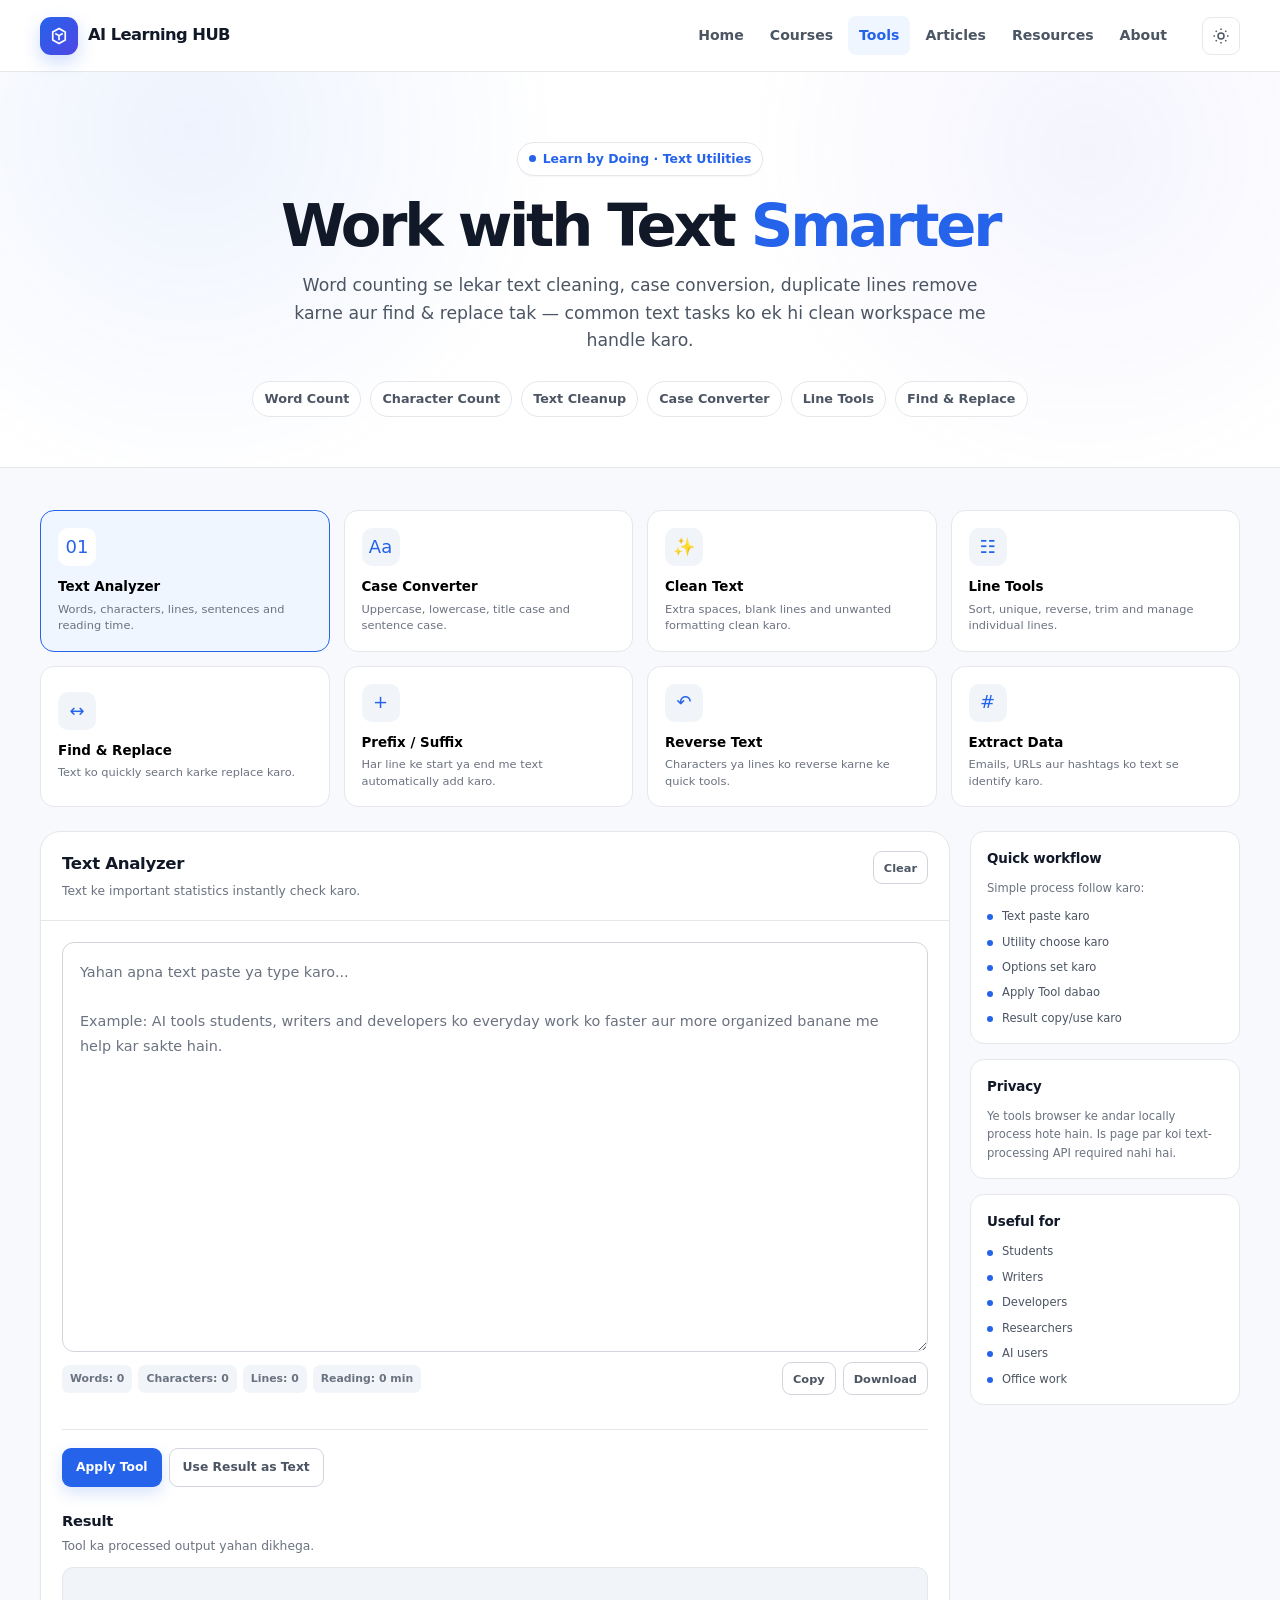
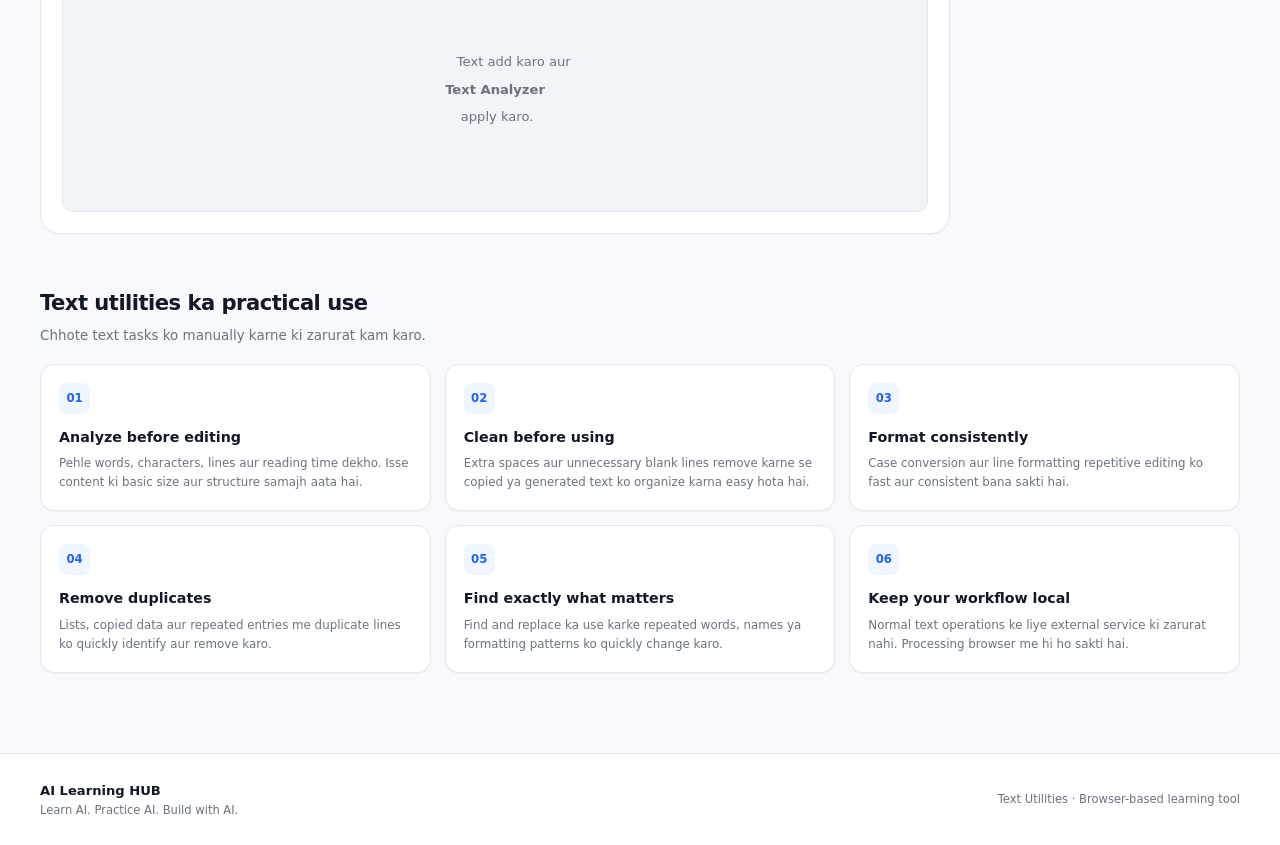
<file: chapters/text-utilities.html>
<!DOCTYPE html>
<html lang="en">

<head>
    <meta charset="UTF-8">

    <meta name="viewport" content="width=device-width, initial-scale=1.0">

    <title>Text Utilities — AI Learning HUB</title>

    <meta name="description"
        content="Free browser-based text utilities from AI Learning HUB. Count words and characters, clean text, change case, remove duplicate lines, sort lines, find and replace text, and more.">

    <meta name="keywords"
        content="text utilities, text tools, word counter, character counter, text cleaner, case converter, remove duplicate lines, AI Learning HUB">

    <meta name="author" content="AI Learning HUB">
    <meta name="robots" content="index, follow">

    <meta property="og:title" content="Text Utilities — AI Learning HUB">
    <meta property="og:description"
        content="Practical browser-based text tools for students, writers, developers and AI users.">
    <meta property="og:type" content="website">

    <meta name="theme-color" content="#ffffff">

    <script type="application/ld+json">
  {
    "@context": "https://schema.org",
    "@type": "WebApplication",
    "name": "AI Learning HUB Text Utilities",
    "description": "A collection of free browser-based utilities for working with text.",
    "applicationCategory": "UtilitiesApplication",
    "operatingSystem": "Any",
    "isAccessibleForFree": true
  }
  </script>

    <style>
        /* =========================================================
       AI LEARNING HUB — SHARED DESIGN SYSTEM
       ========================================================= */

        :root {
            --bg: #f7f9fc;
            --surface: #ffffff;
            --surface-2: #f1f5f9;
            --surface-3: #eef2f7;

            --text: #111827;
            --text-soft: #4b5563;
            --text-muted: #6b7280;

            --primary: #2563eb;
            --primary-dark: #1d4ed8;
            --primary-soft: #eff6ff;

            --border: #e5e7eb;
            --border-strong: #d1d5db;

            --success: #15803d;
            --success-soft: #f0fdf4;

            --warning: #b45309;
            --warning-soft: #fffbeb;

            --danger: #dc2626;
            --danger-soft: #fef2f2;

            --shadow-sm:
                0 1px 2px rgba(15, 23, 42, .04);

            --shadow:
                0 10px 30px rgba(15, 23, 42, .07);

            --shadow-lg:
                0 20px 55px rgba(15, 23, 42, .10);

            --radius-sm: 8px;
            --radius: 14px;
            --radius-lg: 20px;

            --container: 1200px;

            --font:
                Inter,
                ui-sans-serif,
                system-ui,
                -apple-system,
                BlinkMacSystemFont,
                "Segoe UI",
                Roboto,
                Helvetica,
                Arial,
                sans-serif;

            --header-height: 72px;
        }

        html.dark {
            --bg: #0b1120;
            --surface: #111827;
            --surface-2: #172033;
            --surface-3: #1d293d;

            --text: #f3f4f6;
            --text-soft: #cbd5e1;
            --text-muted: #94a3b8;

            --primary: #60a5fa;
            --primary-dark: #93c5fd;
            --primary-soft: rgba(37, 99, 235, .14);

            --border: #253248;
            --border-strong: #334155;

            --success: #4ade80;
            --success-soft: rgba(34, 197, 94, .10);

            --warning: #fbbf24;
            --warning-soft: rgba(245, 158, 11, .10);

            --danger: #f87171;
            --danger-soft: rgba(239, 68, 68, .10);

            --shadow-sm:
                0 1px 2px rgba(0, 0, 0, .20);

            --shadow:
                0 12px 35px rgba(0, 0, 0, .22);

            --shadow-lg:
                0 22px 65px rgba(0, 0, 0, .30);
        }

        * {
            box-sizing: border-box;
        }

        html {
            scroll-behavior: smooth;
        }

        body {
            margin: 0;
            min-width: 320px;
            background: var(--bg);
            color: var(--text);
            font-family: var(--font);
            line-height: 1.6;
            overflow-x: hidden;

            transition:
                background .25s ease,
                color .25s ease;
        }

        button,
        input,
        textarea,
        select {
            font: inherit;
        }

        button {
            cursor: pointer;
        }

        a {
            color: inherit;
            text-decoration: none;
        }

        ::selection {
            background: rgba(37, 99, 235, .18);
        }

        /* =========================================================
       HEADER
       ========================================================= */

        .site-header {
            position: sticky;
            top: 0;
            z-index: 1000;

            height: var(--header-height);

            background:
                color-mix(in srgb,
                    var(--surface) 94%,
                    transparent);

            border-bottom: 1px solid var(--border);

            backdrop-filter: blur(14px);
            -webkit-backdrop-filter: blur(14px);
        }

        .nav-container {
            width: min(calc(100% - 40px),
                    var(--container));

            height: 100%;
            margin: auto;

            display: flex;
            align-items: center;
            justify-content: space-between;
            gap: 24px;
        }

        .brand {
            display: inline-flex;
            align-items: center;
            gap: 10px;

            min-width: max-content;

            font-weight: 800;
            letter-spacing: -.035em;
        }

        .brand-mark {
            width: 38px;
            height: 38px;

            border-radius: 11px;

            display: grid;
            place-items: center;

            color: #fff;

            background:
                linear-gradient(135deg,
                    #2563eb,
                    #4f46e5);

            box-shadow:
                0 7px 18px rgba(37, 99, 235, .22);
        }

        .brand-mark svg {
            width: 20px;
            height: 20px;
        }

        .brand-name {
            font-size: 1.02rem;
        }

        .nav-links {
            display: flex;
            align-items: center;
            gap: 4px;
            margin-left: auto;
        }

        .nav-link {
            padding: 8px 11px;

            border-radius: 8px;

            color: var(--text-soft);

            font-size: .88rem;
            font-weight: 600;

            transition:
                background .2s ease,
                color .2s ease;
        }

        .nav-link:hover,
        .nav-link.active {
            color: var(--primary);
            background: var(--primary-soft);
        }

        .nav-actions {
            display: flex;
            align-items: center;
            gap: 8px;
        }

        .icon-button {
            width: 38px;
            height: 38px;

            border: 1px solid var(--border);
            border-radius: 9px;

            background: var(--surface);
            color: var(--text-soft);

            display: grid;
            place-items: center;

            transition:
                border-color .2s ease,
                color .2s ease,
                background .2s ease,
                transform .2s ease;
        }

        .icon-button:hover {
            border-color: var(--primary);
            color: var(--primary);
            background: var(--primary-soft);
        }

        .icon-button:active {
            transform: scale(.96);
        }

        .menu-button {
            display: none;
        }

        /* =========================================================
       HERO
       ========================================================= */

        .hero {
            position: relative;

            padding: 70px 20px 50px;

            border-bottom: 1px solid var(--border);

            overflow: hidden;

            background:
                radial-gradient(circle at 15% 15%,
                    rgba(37, 99, 235, .08),
                    transparent 32%),
                radial-gradient(circle at 85% 20%,
                    rgba(99, 102, 241, .07),
                    transparent 30%),
                var(--surface);
        }

        .hero-inner {
            width: min(100%, var(--container));
            margin: auto;
            text-align: center;
        }

        .eyebrow {
            display: inline-flex;
            align-items: center;
            gap: 7px;

            padding: 6px 11px;

            border: 1px solid var(--border);
            border-radius: 999px;

            background: var(--surface);
            color: var(--primary);

            font-size: .78rem;
            font-weight: 750;

            box-shadow: var(--shadow-sm);
        }

        .eyebrow-dot {
            width: 7px;
            height: 7px;

            border-radius: 50%;

            background: var(--primary);
        }

        .hero h1 {
            max-width: 850px;

            margin: 18px auto 14px;

            font-size:
                clamp(2rem, 5vw, 3.7rem);

            line-height: 1.08;
            letter-spacing: -.055em;
        }

        .hero h1 span {
            color: var(--primary);
        }

        .hero-description {
            max-width: 720px;
            margin: auto;

            color: var(--text-soft);

            font-size:
                clamp(.98rem, 2vw, 1.08rem);
        }

        .hero-points {
            margin-top: 26px;

            display: flex;
            justify-content: center;
            flex-wrap: wrap;
            gap: 9px;
        }

        .hero-point {
            padding: 7px 11px;

            border: 1px solid var(--border);
            border-radius: 999px;

            background: var(--surface);
            color: var(--text-soft);

            font-size: .8rem;
            font-weight: 600;
        }

        /* =========================================================
       MAIN
       ========================================================= */

        main {
            width: min(calc(100% - 40px),
                    var(--container));

            margin: auto;

            padding: 42px 0 80px;
        }

        /* =========================================================
       TOOL GRID
       ========================================================= */

        .tools-grid {
            display: grid;

            grid-template-columns:
                repeat(4, minmax(0, 1fr));

            gap: 14px;

            margin-bottom: 24px;
        }

        .tool-card {
            padding: 17px;

            border: 1px solid var(--border);
            border-radius: var(--radius);

            background: var(--surface);

            text-align: left;

            transition:
                transform .2s ease,
                border-color .2s ease,
                box-shadow .2s ease;
        }

        .tool-card:hover {
            transform: translateY(-2px);

            border-color:
                rgba(37, 99, 235, .35);

            box-shadow: var(--shadow);
        }

        .tool-card.active {
            border-color: var(--primary);
            background: var(--primary-soft);
        }

        .tool-icon {
            width: 38px;
            height: 38px;

            margin-bottom: 10px;

            display: grid;
            place-items: center;

            border-radius: 10px;

            color: var(--primary);
            background: var(--surface-2);

            font-size: 18px;
        }

        .tool-card.active .tool-icon {
            background: var(--surface);
        }

        .tool-card strong {
            display: block;

            margin-bottom: 3px;

            font-size: .84rem;
        }

        .tool-card small {
            display: block;

            color: var(--text-muted);

            font-size: .71rem;
            line-height: 1.45;
        }

        /* =========================================================
       WORKSPACE
       ========================================================= */

        .workspace {
            display: grid;

            grid-template-columns:
                minmax(0, 1fr) 270px;

            gap: 20px;

            align-items: start;
        }

        .panel {
            min-width: 0;

            border: 1px solid var(--border);
            border-radius: var(--radius-lg);

            background: var(--surface);

            box-shadow: var(--shadow-sm);
        }

        .panel-header {
            padding: 19px 21px;

            border-bottom: 1px solid var(--border);

            display: flex;
            align-items: flex-start;
            justify-content: space-between;

            gap: 15px;
        }

        .panel-title {
            margin: 0;

            font-size: 1.04rem;
            letter-spacing: -.02em;
        }

        .panel-subtitle {
            margin: 4px 0 0;

            color: var(--text-muted);

            font-size: .77rem;
        }

        .panel-body {
            padding: 21px;
        }

        /* =========================================================
       TEXT EDITOR
       ========================================================= */

        .editor-wrap {
            position: relative;
        }

        #textInput {
            display: block;

            width: 100%;
            min-height: 410px;

            padding: 17px;

            resize: vertical;

            border: 1px solid var(--border-strong);
            border-radius: 12px;

            background: var(--surface);
            color: var(--text);

            outline: none;

            font-size: .9rem;
            line-height: 1.7;

            transition:
                border-color .2s ease,
                box-shadow .2s ease;
        }

        #textInput:focus {
            border-color: var(--primary);

            box-shadow:
                0 0 0 3px rgba(37, 99, 235, .11);
        }

        #textInput::placeholder {
            color: var(--text-muted);
        }

        .editor-footer {
            margin-top: 10px;

            display: flex;
            align-items: center;
            justify-content: space-between;

            gap: 10px;

            flex-wrap: wrap;
        }

        .live-stats {
            display: flex;
            flex-wrap: wrap;
            gap: 6px;
        }

        .stat {
            padding: 5px 8px;

            border-radius: 7px;

            background: var(--surface-2);
            color: var(--text-muted);

            font-size: .68rem;
            font-weight: 650;
        }

        /* =========================================================
       BUTTONS
       ========================================================= */

        .button-group {
            display: flex;
            flex-wrap: wrap;
            gap: 7px;
        }

        .btn {
            min-height: 39px;

            padding: 8px 13px;

            border: 1px solid transparent;
            border-radius: 9px;

            display: inline-flex;
            align-items: center;
            justify-content: center;
            gap: 6px;

            font-size: .77rem;
            font-weight: 700;

            transition:
                transform .18s ease,
                background .18s ease,
                border-color .18s ease,
                color .18s ease;
        }

        .btn:hover {
            transform: translateY(-1px);
        }

        .btn-primary {
            color: #fff;
            background: var(--primary);

            box-shadow:
                0 6px 15px rgba(37, 99, 235, .18);
        }

        .btn-primary:hover {
            background: var(--primary-dark);
        }

        .btn-secondary {
            color: var(--text-soft);
            background: var(--surface);

            border-color: var(--border-strong);
        }

        .btn-secondary:hover {
            color: var(--primary);

            border-color: var(--primary);

            background: var(--primary-soft);
        }

        .btn-danger {
            color: var(--danger);
            background: var(--danger-soft);
        }

        .btn-small {
            min-height: 33px;
            padding: 6px 10px;
            font-size: .71rem;
        }

        /* =========================================================
       SIDEBAR
       ========================================================= */

        .sidebar-stack {
            display: grid;
            gap: 15px;

            position: sticky;
            top: calc(var(--header-height) + 18px);
        }

        .mini-panel {
            padding: 16px;

            border: 1px solid var(--border);
            border-radius: var(--radius);

            background: var(--surface);
        }

        .mini-panel h3 {
            margin: 0 0 9px;

            font-size: .84rem;
            letter-spacing: -.01em;
        }

        .mini-panel p {
            margin: 0;

            color: var(--text-muted);

            font-size: .72rem;
            line-height: 1.6;
        }

        .mini-list {
            margin: 10px 0 0;
            padding: 0;

            list-style: none;

            display: grid;
            gap: 7px;
        }

        .mini-list li {
            position: relative;

            padding-left: 15px;

            color: var(--text-soft);

            font-size: .72rem;
        }

        .mini-list li::before {
            content: "";

            position: absolute;

            left: 0;
            top: .62em;

            width: 6px;
            height: 6px;

            border-radius: 50%;

            background: var(--primary);
        }

        /* =========================================================
       TOOL RESULT AREA
       ========================================================= */

        .result-section {
            margin-top: 22px;
        }

        .result-box {
            padding: 16px;

            min-height: 160px;

            border: 1px solid var(--border);
            border-radius: 11px;

            background: var(--surface-2);

            color: var(--text);

            white-space: pre-wrap;
            overflow-wrap: anywhere;

            font-size: .82rem;
            line-height: 1.65;
        }

        .result-empty {
            color: var(--text-muted);

            display: grid;
            place-items: center;

            min-height: 125px;

            text-align: center;
        }

        /* =========================================================
       OPTIONS
       ========================================================= */

        .options {
            margin-top: 16px;

            display: grid;

            grid-template-columns:
                repeat(3, minmax(0, 1fr));

            gap: 10px;
        }

        .option-field label {
            display: block;

            margin-bottom: 5px;

            color: var(--text-soft);

            font-size: .72rem;
            font-weight: 700;
        }

        .option-field input,
        .option-field select {
            width: 100%;
            height: 39px;

            padding: 0 10px;

            border: 1px solid var(--border-strong);
            border-radius: 8px;

            background: var(--surface);
            color: var(--text);

            outline: none;

            font-size: .76rem;
        }

        .option-field input:focus,
        .option-field select:focus {
            border-color: var(--primary);

            box-shadow:
                0 0 0 3px rgba(37, 99, 235, .10);
        }

        /* =========================================================
       DIVIDER
       ========================================================= */

        .divider {
            height: 1px;

            margin: 18px 0;

            background: var(--border);
        }

        /* =========================================================
       HOW TO USE
       ========================================================= */

        .section {
            margin-top: 52px;
        }

        .section-heading {
            margin-bottom: 17px;
        }

        .section-heading h2 {
            margin: 0 0 5px;

            font-size: 1.32rem;
            letter-spacing: -.025em;
        }

        .section-heading p {
            margin: 0;

            color: var(--text-muted);

            font-size: .84rem;
        }

        .info-grid {
            display: grid;

            grid-template-columns:
                repeat(3, minmax(0, 1fr));

            gap: 14px;
        }

        .info-card {
            padding: 18px;

            border: 1px solid var(--border);
            border-radius: var(--radius);

            background: var(--surface);

            box-shadow: var(--shadow-sm);
        }

        .info-number {
            width: 31px;
            height: 31px;

            margin-bottom: 12px;

            display: grid;
            place-items: center;

            border-radius: 8px;

            background: var(--primary-soft);
            color: var(--primary);

            font-size: .73rem;
            font-weight: 800;
        }

        .info-card h3 {
            margin: 0 0 6px;

            font-size: .89rem;
        }

        .info-card p {
            margin: 0;

            color: var(--text-muted);

            font-size: .74rem;
            line-height: 1.6;
        }

        /* =========================================================
       FOOTER
       ========================================================= */

        footer {
            border-top: 1px solid var(--border);
            background: var(--surface);
        }

        .footer-inner {
            width: min(calc(100% - 40px),
                    var(--container));

            margin: auto;

            padding: 26px 0;

            display: flex;
            justify-content: space-between;
            align-items: center;

            gap: 20px;
        }

        .footer-brand {
            font-size: .82rem;
            font-weight: 750;
        }

        .footer-text {
            color: var(--text-muted);
            font-size: .72rem;
        }

        /* =========================================================
       TOAST
       ========================================================= */

        .toast {
            position: fixed;

            right: 20px;
            bottom: 20px;

            z-index: 2000;

            max-width:
                min(360px, calc(100vw - 40px));

            padding: 11px 14px;

            border: 1px solid var(--border);
            border-radius: 10px;

            background: var(--surface);
            color: var(--text);

            box-shadow: var(--shadow-lg);

            font-size: .77rem;
            font-weight: 650;

            opacity: 0;
            transform: translateY(10px);

            pointer-events: none;

            transition:
                opacity .22s ease,
                transform .22s ease;
        }

        .toast.show {
            opacity: 1;
            transform: translateY(0);
        }

        /* =========================================================
       MOBILE NAV
       ========================================================= */

        @media (max-width: 1000px) {

            .nav-links {
                position: absolute;

                top: calc(var(--header-height) + 7px);

                left: 20px;
                right: 20px;

                padding: 8px;

                display: none;

                flex-direction: column;
                align-items: stretch;

                background: var(--surface);

                border: 1px solid var(--border);
                border-radius: 13px;

                box-shadow: var(--shadow-lg);
            }

            .nav-links.open {
                display: flex;
            }

            .nav-link {
                padding: 11px 12px;
            }

            .menu-button {
                display: grid;
            }

            .tools-grid {
                grid-template-columns:
                    repeat(2, minmax(0, 1fr));
            }

            .workspace {
                grid-template-columns: 1fr;
            }

            .sidebar-stack {
                position: static;
            }

            .info-grid {
                grid-template-columns:
                    repeat(2, minmax(0, 1fr));
            }
        }

        /* =========================================================
       TABLET
       ========================================================= */

        @media (max-width: 700px) {

            :root {
                --header-height: 64px;
            }

            .nav-container,
            main,
            .footer-inner {
                width:
                    min(calc(100% - 28px),
                        var(--container));
            }

            .hero {
                padding:
                    48px 14px 38px;
            }

            .hero h1 {
                font-size: 2.15rem;
            }

            main {
                padding-top: 30px;
                padding-bottom: 55px;
            }

            .panel-header,
            .panel-body {
                padding: 17px;
            }

            .options {
                grid-template-columns: 1fr;
            }

            .info-grid {
                grid-template-columns: 1fr;
            }

        }

        /* =========================================================
       SMALL MOBILE
       ========================================================= */

        @media (max-width: 480px) {

            .brand-name {
                font-size: .92rem;
            }

            .brand-mark {
                width: 35px;
                height: 35px;
            }

            .nav-actions {
                gap: 5px;
            }

            .hero h1 {
                font-size: 1.85rem;
            }

            .hero-description {
                font-size: .9rem;
            }

            .hero-points {
                justify-content: flex-start;
            }

            .hero-point {
                font-size: .69rem;
            }

            .tools-grid {
                grid-template-columns: 1fr;
            }

            #textInput {
                min-height: 330px;
            }

            .editor-footer {
                align-items: stretch;
            }

            .button-group {
                width: 100%;
            }

            .button-group .btn {
                flex: 1;
            }

            .toast {
                right: 14px;
                bottom: 14px;
                max-width:
                    calc(100vw - 28px);
            }
        }

        /* =========================================================
       REDUCED MOTION
       ========================================================= */

        @media (prefers-reduced-motion: reduce) {

            *,
            *::before,
            *::after {
                scroll-behavior: auto !important;
                transition: none !important;
            }
        }
    </style>
</head>

<body>

    <!-- =======================================================
       NAVBAR
       ======================================================= -->

    <header class="site-header">

        <div class="nav-container">

            <a class="brand" href="../index.html" aria-label="AI Learning HUB Home">

                <span class="brand-mark" aria-hidden="true">

                    <svg viewBox="0 0 24 24" fill="none" stroke="currentColor" stroke-width="2">

                        <path d="M12 3 4.5 7.2v9.6L12 21l7.5-4.2V7.2L12 3Z" />
                        <path d="m7.5 9.1 4.5 2.5 4.5-2.5M12 11.6V17" />

                    </svg>

                </span>

                <span class="brand-name">
                    AI Learning HUB
                </span>

            </a>


            <nav class="nav-links" id="navLinks" aria-label="Main navigation">

                <a class="nav-link" href="../index.html">
                    Home
                </a>

                <a class="nav-link" href="../index.html#courses">
                    Courses
                </a>

                <a class="nav-link active" href="../index.html#tools">
                    Tools
                </a>

                <a class="nav-link" href="../index.html#articles">
                    Articles
                </a>

                <a class="nav-link" href="../index.html#resources">
                    Resources
                </a>

                <a class="nav-link" href="../index.html#about">
                    About
                </a>

            </nav>


            <div class="nav-actions">

                <button class="icon-button" id="themeToggle" type="button" aria-label="Toggle dark mode"
                    title="Toggle theme">

                    <svg width="18" height="18" viewBox="0 0 24 24" fill="none" stroke="currentColor" stroke-width="2">

                        <circle cx="12" cy="12" r="4" />

                        <path
                            d="M12 2v2M12 20v2M4.93 4.93l1.41 1.41M17.66 17.66l1.41 1.41M2 12h2M20 12h2M4.93 19.07l1.41-1.41M17.66 6.34l1.41-1.41" />

                    </svg>

                </button>


                <button class="icon-button menu-button" id="menuButton" type="button" aria-label="Open navigation"
                    aria-expanded="false">

                    <svg width="19" height="19" viewBox="0 0 24 24" fill="none" stroke="currentColor" stroke-width="2">

                        <path d="M4 6h16M4 12h16M4 18h16" />

                    </svg>

                </button>

            </div>

        </div>

    </header>


    <!-- =======================================================
       HERO
       ======================================================= -->

    <section class="hero">

        <div class="hero-inner">

            <div class="eyebrow">

                <span class="eyebrow-dot"></span>

                Learn by Doing · Text Utilities

            </div>


            <h1>
                Work with Text
                <span>Smarter</span>
            </h1>


            <p class="hero-description">
                Word counting se lekar text cleaning, case conversion,
                duplicate lines remove karne aur find & replace tak —
                common text tasks ko ek hi clean workspace me handle karo.
            </p>


            <div class="hero-points">

                <span class="hero-point">
                    Word Count
                </span>

                <span class="hero-point">
                    Character Count
                </span>

                <span class="hero-point">
                    Text Cleanup
                </span>

                <span class="hero-point">
                    Case Converter
                </span>

                <span class="hero-point">
                    Line Tools
                </span>

                <span class="hero-point">
                    Find & Replace
                </span>

            </div>

        </div>

    </section>


    <!-- =======================================================
       MAIN
       ======================================================= -->

    <main>


        <!-- TOOL SELECTOR -->

        <section>

            <div class="tools-grid" id="toolsGrid">


                <button class="tool-card active" type="button" data-tool="stats">

                    <span class="tool-icon">
                        01
                    </span>

                    <strong>
                        Text Analyzer
                    </strong>

                    <small>
                        Words, characters, lines, sentences and reading time.
                    </small>

                </button>


                <button class="tool-card" type="button" data-tool="case">

                    <span class="tool-icon">
                        Aa
                    </span>

                    <strong>
                        Case Converter
                    </strong>

                    <small>
                        Uppercase, lowercase, title case and sentence case.
                    </small>

                </button>


                <button class="tool-card" type="button" data-tool="clean">

                    <span class="tool-icon">
                        ✨
                    </span>

                    <strong>
                        Clean Text
                    </strong>

                    <small>
                        Extra spaces, blank lines and unwanted formatting clean karo.
                    </small>

                </button>


                <button class="tool-card" type="button" data-tool="lines">

                    <span class="tool-icon">
                        ☷
                    </span>

                    <strong>
                        Line Tools
                    </strong>

                    <small>
                        Sort, unique, reverse, trim and manage individual lines.
                    </small>

                </button>


                <button class="tool-card" type="button" data-tool="replace">

                    <span class="tool-icon">
                        ↔
                    </span>

                    <strong>
                        Find & Replace
                    </strong>

                    <small>
                        Text ko quickly search karke replace karo.
                    </small>

                </button>


                <button class="tool-card" type="button" data-tool="prefix">

                    <span class="tool-icon">
                        +
                    </span>

                    <strong>
                        Prefix / Suffix
                    </strong>

                    <small>
                        Har line ke start ya end me text automatically add karo.
                    </small>

                </button>


                <button class="tool-card" type="button" data-tool="reverse">

                    <span class="tool-icon">
                        ↶
                    </span>

                    <strong>
                        Reverse Text
                    </strong>

                    <small>
                        Characters ya lines ko reverse karne ke quick tools.
                    </small>

                </button>


                <button class="tool-card" type="button" data-tool="extract">

                    <span class="tool-icon">
                        #
                    </span>

                    <strong>
                        Extract Data
                    </strong>

                    <small>
                        Emails, URLs aur hashtags ko text se identify karo.
                    </small>

                </button>


            </div>

        </section>


        <!-- WORKSPACE -->

        <section class="workspace">


            <!-- MAIN EDITOR -->

            <div class="panel">

                <div class="panel-header">

                    <div>

                        <h2 class="panel-title" id="toolTitle">

                            Text Analyzer

                        </h2>

                        <p class="panel-subtitle" id="toolDescription">

                            Text ke important statistics instantly check karo.

                        </p>

                    </div>


                    <button class="btn btn-secondary btn-small" id="clearButton" type="button">

                        Clear

                    </button>

                </div>


                <div class="panel-body">


                    <div class="editor-wrap">

                        <textarea id="textInput" spellcheck="true"
                            placeholder="Yahan apna text paste ya type karo...&#10;&#10;Example: AI tools students, writers and developers ko everyday work ko faster aur more organized banane me help kar sakte hain."></textarea>

                    </div>


                    <div class="editor-footer">

                        <div class="live-stats">

                            <span class="stat">
                                Words:
                                <b id="wordCount">0</b>
                            </span>

                            <span class="stat">
                                Characters:
                                <b id="charCount">0</b>
                            </span>

                            <span class="stat">
                                Lines:
                                <b id="lineCount">0</b>
                            </span>

                            <span class="stat">
                                Reading:
                                <b id="readingTime">0 min</b>
                            </span>

                        </div>


                        <div class="button-group">

                            <button class="btn btn-secondary btn-small" id="copyButton" type="button">

                                Copy

                            </button>

                            <button class="btn btn-secondary btn-small" id="downloadButton" type="button">

                                Download

                            </button>

                        </div>

                    </div>


                    <!-- DYNAMIC OPTIONS -->

                    <div class="options" id="optionsArea">
                    </div>


                    <!-- ACTIONS -->

                    <div class="divider"></div>


                    <div class="button-group">

                        <button class="btn btn-primary" id="runButton" type="button">

                            Apply Tool

                        </button>

                        <button class="btn btn-secondary" id="useResultButton" type="button">

                            Use Result as Text

                        </button>

                    </div>


                    <!-- RESULT -->

                    <div class="result-section">

                        <div class="panel-header" style="padding:0 0 10px;border:0;">

                            <div>

                                <h3 class="panel-title" style="font-size:.92rem;">

                                    Result

                                </h3>

                                <p class="panel-subtitle">

                                    Tool ka processed output yahan dikhega.

                                </p>

                            </div>

                        </div>


                        <div class="result-box" id="resultBox">

                            <div class="result-empty">
                                Text add karo aur koi utility run karo.
                            </div>

                        </div>

                    </div>

                </div>

            </div>


            <!-- SIDEBAR -->

            <aside class="sidebar-stack">


                <div class="mini-panel">

                    <h3>
                        Quick workflow
                    </h3>

                    <p>
                        Simple process follow karo:
                    </p>

                    <ul class="mini-list">

                        <li>
                            Text paste karo
                        </li>

                        <li>
                            Utility choose karo
                        </li>

                        <li>
                            Options set karo
                        </li>

                        <li>
                            Apply Tool dabao
                        </li>

                        <li>
                            Result copy/use karo
                        </li>

                    </ul>

                </div>


                <div class="mini-panel">

                    <h3>
                        Privacy
                    </h3>

                    <p>
                        Ye tools browser ke andar locally process hote hain.
                        Is page par koi text-processing API required nahi hai.
                    </p>

                </div>


                <div class="mini-panel">

                    <h3>
                        Useful for
                    </h3>

                    <ul class="mini-list">

                        <li>
                            Students
                        </li>

                        <li>
                            Writers
                        </li>

                        <li>
                            Developers
                        </li>

                        <li>
                            Researchers
                        </li>

                        <li>
                            AI users
                        </li>

                        <li>
                            Office work
                        </li>

                    </ul>

                </div>


            </aside>

        </section>


        <!-- HOW IT WORKS -->

        <section class="section">

            <div class="section-heading">

                <h2>
                    Text utilities ka practical use
                </h2>

                <p>
                    Chhote text tasks ko manually karne ki zarurat kam karo.
                </p>

            </div>


            <div class="info-grid">


                <article class="info-card">

                    <div class="info-number">
                        01
                    </div>

                    <h3>
                        Analyze before editing
                    </h3>

                    <p>
                        Pehle words, characters, lines aur reading time dekho.
                        Isse content ki basic size aur structure samajh aata hai.
                    </p>

                </article>


                <article class="info-card">

                    <div class="info-number">
                        02
                    </div>

                    <h3>
                        Clean before using
                    </h3>

                    <p>
                        Extra spaces aur unnecessary blank lines remove karne
                        se copied ya generated text ko organize karna easy hota hai.
                    </p>

                </article>


                <article class="info-card">

                    <div class="info-number">
                        03
                    </div>

                    <h3>
                        Format consistently
                    </h3>

                    <p>
                        Case conversion aur line formatting repetitive editing
                        ko fast aur consistent bana sakti hai.
                    </p>

                </article>


                <article class="info-card">

                    <div class="info-number">
                        04
                    </div>

                    <h3>
                        Remove duplicates
                    </h3>

                    <p>
                        Lists, copied data aur repeated entries me duplicate
                        lines ko quickly identify aur remove karo.
                    </p>

                </article>


                <article class="info-card">

                    <div class="info-number">
                        05
                    </div>

                    <h3>
                        Find exactly what matters
                    </h3>

                    <p>
                        Find and replace ka use karke repeated words,
                        names ya formatting patterns ko quickly change karo.
                    </p>

                </article>


                <article class="info-card">

                    <div class="info-number">
                        06
                    </div>

                    <h3>
                        Keep your workflow local
                    </h3>

                    <p>
                        Normal text operations ke liye external service ki zarurat
                        nahi. Processing browser me hi ho sakti hai.
                    </p>

                </article>


            </div>

        </section>


    </main>


    <!-- =======================================================
       FOOTER
       ======================================================= -->

    <footer>

        <div class="footer-inner">

            <div>

                <div class="footer-brand">
                    AI Learning HUB
                </div>

                <div class="footer-text">
                    Learn AI. Practice AI. Build with AI.
                </div>

            </div>

            <div class="footer-text">
                Text Utilities · Browser-based learning tool
            </div>

        </div>

    </footer>


    <!-- TOAST -->

    <div class="toast" id="toast" role="status" aria-live="polite">
    </div>


    <script>
        "use strict";


        /* =========================================================
           ELEMENTS
           ========================================================= */

        const root =
            document.documentElement;

        const textInput =
            document.getElementById("textInput");

        const toolTitle =
            document.getElementById("toolTitle");

        const toolDescription =
            document.getElementById("toolDescription");

        const optionsArea =
            document.getElementById("optionsArea");

        const resultBox =
            document.getElementById("resultBox");

        const wordCount =
            document.getElementById("wordCount");

        const charCount =
            document.getElementById("charCount");

        const lineCount =
            document.getElementById("lineCount");

        const readingTime =
            document.getElementById("readingTime");

        const toast =
            document.getElementById("toast");


        let currentTool =
            "stats";


        /* =========================================================
           THEME
           ========================================================= */

        function applyTheme(theme) {

            if (theme === "dark") {

                root.classList.add("dark");

                localStorage.setItem(
                    "ailh-theme",
                    "dark"
                );

            } else {

                root.classList.remove("dark");

                localStorage.setItem(
                    "ailh-theme",
                    "light"
                );

            }

        }


        const savedTheme =
            localStorage.getItem("ailh-theme");

        if (savedTheme) {
            applyTheme(savedTheme);
        }


        document
            .getElementById("themeToggle")
            .addEventListener(
                "click",
                () => {

                    const dark =
                        root.classList.contains("dark");

                    applyTheme(
                        dark ? "light" : "dark"
                    );

                }
            );


        /* =========================================================
           MOBILE MENU
           ========================================================= */

        const menuButton =
            document.getElementById("menuButton");

        const navLinks =
            document.getElementById("navLinks");


        menuButton.addEventListener(
            "click",
            () => {

                const open =
                    navLinks.classList.toggle("open");

                menuButton.setAttribute(
                    "aria-expanded",
                    String(open)
                );

            }
        );


        navLinks
            .querySelectorAll("a")
            .forEach(link => {

                link.addEventListener(
                    "click",
                    () => {

                        navLinks.classList.remove("open");

                        menuButton.setAttribute(
                            "aria-expanded",
                            "false"
                        );

                    }
                );

            });


        /* =========================================================
           TOOL DEFINITIONS
           ========================================================= */

        const tools = {

            stats: {

                title:
                    "Text Analyzer",

                description:
                    "Text ke important statistics instantly check karo.",

                options: () => "",

                process: text => {

                    const clean =
                        text.trim();

                    const words =
                        clean
                            ? clean
                                .split(/\s+/)
                                .filter(Boolean)
                                .length
                            : 0;

                    const chars =
                        text.length;

                    const charsNoSpaces =
                        text
                            .replace(/\s/g, "")
                            .length;

                    const lines =
                        text
                            ? text.split(/\r?\n/).length
                            : 0;

                    const nonEmptyLines =
                        text
                            ? text
                                .split(/\r?\n/)
                                .filter(line => line.trim())
                                .length
                            : 0;

                    const sentences =
                        clean
                            ? (
                                clean.match(
                                    /[^.!?]+[.!?]+/g
                                ) || []
                            ).length
                            : 0;

                    const paragraphs =
                        text
                            ? text
                                .split(/\n\s*\n/)
                                .filter(p => p.trim())
                                .length
                            : 0;

                    const minutes =
                        words
                            ? Math.max(
                                1,
                                Math.ceil(words / 200)
                            )
                            : 0;

                    return [
                        `Words: ${words}`,
                        `Characters: ${chars}`,
                        `Characters without spaces: ${charsNoSpaces}`,
                        `Lines: ${lines}`,
                        `Non-empty lines: ${nonEmptyLines}`,
                        `Sentences: ${sentences}`,
                        `Paragraphs: ${paragraphs}`,
                        `Estimated reading time: ${minutes} minute(s)`
                    ].join("\n");

                }

            },


            case: {

                title:
                    "Case Converter",

                description:
                    "Text ko different capitalization styles me convert karo.",

                options: () => `

          <div class="option-field">

            <label for="caseMode">
              Conversion
            </label>

            <select id="caseMode">

              <option value="upper">
                UPPERCASE
              </option>

              <option value="lower">
                lowercase
              </option>

              <option value="title">
                Title Case
              </option>

              <option value="sentence">
                Sentence case
              </option>

              <option value="alternating">
                aLtErNaTiNg
              </option>

            </select>

          </div>

        `,

                process: text => {

                    const mode =
                        document.getElementById(
                            "caseMode"
                        )?.value || "upper";

                    if (mode === "upper") {
                        return text.toUpperCase();
                    }

                    if (mode === "lower") {
                        return text.toLowerCase();
                    }

                    if (mode === "title") {

                        return text
                            .toLowerCase()
                            .replace(
                                /\b\w/g,
                                char =>
                                    char.toUpperCase()
                            );

                    }

                    if (mode === "sentence") {

                        return text
                            .toLowerCase()
                            .replace(
                                /(^\s*[a-z]|[.!?]\s+[a-z])/g,
                                match =>
                                    match.toUpperCase()
                            );

                    }

                    if (mode === "alternating") {

                        let index = 0;

                        return [...text]
                            .map(char => {

                                if (!/[a-z]/i.test(char)) {
                                    return char;
                                }

                                const result =
                                    index % 2 === 0
                                        ? char.toLowerCase()
                                        : char.toUpperCase();

                                index++;

                                return result;

                            })
                            .join("");

                    }

                    return text;

                }

            },


            clean: {

                title:
                    "Clean Text",

                description:
                    "Extra spaces, blank lines aur common formatting noise clean karo.",

                options: () => `

          <div class="option-field">

            <label for="cleanMode">
              Cleaning level
            </label>

            <select id="cleanMode">

              <option value="normal">
                Spaces + blank lines
              </option>

              <option value="aggressive">
                Strong cleanup
              </option>

              <option value="lines">
                Clean each line
              </option>

            </select>

          </div>

        `,

                process: text => {

                    const mode =
                        document.getElementById(
                            "cleanMode"
                        )?.value || "normal";

                    let output =
                        text.replace(/\r\n/g, "\n");

                    if (
                        mode === "normal" ||
                        mode === "aggressive"
                    ) {

                        output =
                            output
                                .split("\n")
                                .map(line =>
                                    line
                                        .replace(/[ \t]+/g, " ")
                                        .trim()
                                )
                                .join("\n");

                    }

                    if (mode === "normal") {

                        output =
                            output.replace(
                                /\n{3,}/g,
                                "\n\n"
                            );

                    }

                    if (mode === "aggressive") {

                        output =
                            output
                                .replace(/\n{2,}/g, "\n")
                                .replace(/\s{2,}/g, " ")
                                .trim();

                    }

                    if (mode === "lines") {

                        output =
                            output
                                .split("\n")
                                .map(line =>
                                    line.trim()
                                )
                                .join("\n");

                    }

                    return output;

                }

            },


            lines: {

                title:
                    "Line Tools",

                description:
                    "Text ki individual lines ko sort, reverse, trim ya unique karo.",

                options: () => `

          <div class="option-field">

            <label for="lineMode">
              Line operation
            </label>

            <select id="lineMode">

              <option value="trim">
                Trim each line
              </option>

              <option value="unique">
                Remove duplicates
              </option>

              <option value="sortAZ">
                Sort A → Z
              </option>

              <option value="sortZA">
                Sort Z → A
              </option>

              <option value="reverse">
                Reverse line order
              </option>

              <option value="removeEmpty">
                Remove empty lines
              </option>

              <option value="number">
                Add line numbers
              </option>

            </select>

          </div>


          <div class="option-field">

            <label for="ignoreCase">
              Duplicate / sorting behavior
            </label>

            <select id="ignoreCase">

              <option value="yes">
                Ignore case
              </option>

              <option value="no">
                Respect case
              </option>

            </select>

          </div>

        `,

                process: text => {

                    const mode =
                        document.getElementById(
                            "lineMode"
                        )?.value || "trim";

                    const ignoreCase =
                        document.getElementById(
                            "ignoreCase"
                        )?.value === "yes";

                    let lines =
                        text.split(/\r?\n/);

                    if (mode === "trim") {

                        return lines
                            .map(line => line.trim())
                            .join("\n");

                    }

                    if (mode === "removeEmpty") {

                        return lines
                            .filter(line => line.trim())
                            .join("\n");

                    }

                    if (mode === "reverse") {

                        return lines
                            .reverse()
                            .join("\n");

                    }

                    if (mode === "number") {

                        return lines
                            .map(
                                (line, index) =>
                                    `${index + 1}. ${line}`
                            )
                            .join("\n");

                    }

                    if (mode === "unique") {

                        const seen =
                            new Set();

                        return lines
                            .filter(line => {

                                const key =
                                    ignoreCase
                                        ? line.trim().toLowerCase()
                                        : line.trim();

                                if (seen.has(key)) {
                                    return false;
                                }

                                seen.add(key);

                                return true;

                            })
                            .join("\n");

                    }

                    if (
                        mode === "sortAZ" ||
                        mode === "sortZA"
                    ) {

                        return lines
                            .slice()
                            .sort((a, b) => {

                                const first =
                                    ignoreCase
                                        ? a.toLowerCase()
                                        : a;

                                const second =
                                    ignoreCase
                                        ? b.toLowerCase()
                                        : b;

                                return mode === "sortAZ"
                                    ? first.localeCompare(
                                        second
                                    )
                                    : second.localeCompare(
                                        first
                                    );

                            })
                            .join("\n");

                    }

                    return text;

                }

            },


            replace: {

                title:
                    "Find & Replace",

                description:
                    "Repeated text ko quickly find karke replacement se change karo.",

                options: () => `

          <div class="option-field">

            <label for="findText">
              Find
            </label>

            <input
              id="findText"
              type="text"
              placeholder="Text to find">

          </div>


          <div class="option-field">

            <label for="replaceText">
              Replace with
            </label>

            <input
              id="replaceText"
              type="text"
              placeholder="Replacement">

          </div>


          <div class="option-field">

            <label for="replaceCase">
              Matching
            </label>

            <select id="replaceCase">

              <option value="insensitive">
                Ignore case
              </option>

              <option value="sensitive">
                Match case
              </option>

            </select>

          </div>

        `,

                process: text => {

                    const find =
                        document.getElementById(
                            "findText"
                        )?.value || "";

                    const replacement =
                        document.getElementById(
                            "replaceText"
                        )?.value || "";

                    const matching =
                        document.getElementById(
                            "replaceCase"
                        )?.value || "insensitive";

                    if (!find) {
                        return text;
                    }

                    const escaped =
                        find.replace(
                            /[.*+?^${}()|[\]\\]/g,
                            "\\$&"
                        );

                    const regex =
                        new RegExp(
                            escaped,
                            matching === "insensitive"
                                ? "gi"
                                : "g"
                        );

                    return text.replace(
                        regex,
                        replacement
                    );

                }

            },


            prefix: {

                title:
                    "Prefix / Suffix",

                description:
                    "Har line ke start ya end me custom text add karo.",

                options: () => `

          <div class="option-field">

            <label for="prefixText">
              Prefix
            </label>

            <input
              id="prefixText"
              type="text"
              placeholder="Example: • ">

          </div>


          <div class="option-field">

            <label for="suffixText">
              Suffix
            </label>

            <input
              id="suffixText"
              type="text"
              placeholder="Example: ;">

          </div>


          <div class="option-field">

            <label for="emptyLines">
              Empty lines
            </label>

            <select id="emptyLines">

              <option value="skip">
                Skip empty lines
              </option>

              <option value="include">
                Include empty lines
              </option>

            </select>

          </div>

        `,

                process: text => {

                    const prefix =
                        document.getElementById(
                            "prefixText"
                        )?.value || "";

                    const suffix =
                        document.getElementById(
                            "suffixText"
                        )?.value || "";

                    const empty =
                        document.getElementById(
                            "emptyLines"
                        )?.value || "skip";

                    return text
                        .split(/\r?\n/)
                        .map(line => {

                            if (
                                !line.trim() &&
                                empty === "skip"
                            ) {
                                return line;
                            }

                            return (
                                prefix +
                                line +
                                suffix
                            );

                        })
                        .join("\n");

                }

            },


            reverse: {

                title:
                    "Reverse Text",

                description:
                    "Characters ya lines ko reverse order me convert karo.",

                options: () => `

          <div class="option-field">

            <label for="reverseMode">
              Reverse mode
            </label>

            <select id="reverseMode">

              <option value="characters">
                Characters
              </option>

              <option value="words">
                Words
              </option>

              <option value="lines">
                Lines
              </option>

            </select>

          </div>

        `,

                process: text => {

                    const mode =
                        document.getElementById(
                            "reverseMode"
                        )?.value || "characters";

                    if (mode === "characters") {

                        return [...text]
                            .reverse()
                            .join("");

                    }

                    if (mode === "words") {

                        return text
                            .split(/(\s+)/)
                            .reverse()
                            .join("");

                    }

                    if (mode === "lines") {

                        return text
                            .split(/\r?\n/)
                            .reverse()
                            .join("\n");

                    }

                    return text;

                }

            },


            extract: {

                title:
                    "Extract Data",

                description:
                    "Text ke andar se emails, URLs aur hashtags identify karo.",

                options: () => `

          <div class="option-field">

            <label for="extractMode">
              What to extract
            </label>

            <select id="extractMode">

              <option value="emails">
                Email addresses
              </option>

              <option value="urls">
                URLs
              </option>

              <option value="hashtags">
                Hashtags
              </option>

              <option value="mentions">
                @Mentions
              </option>

            </select>

          </div>

        `,

                process: text => {

                    const mode =
                        document.getElementById(
                            "extractMode"
                        )?.value || "emails";

                    let regex;

                    if (mode === "emails") {

                        regex =
                            /[A-Z0-9._%+-]+@[A-Z0-9.-]+\.[A-Z]{2,}/gi;

                    } else if (mode === "urls") {

                        regex =
                            /https?:\/\/[^\s<>"']+/gi;

                    } else if (mode === "hashtags") {

                        regex =
                            /#[\p{L}\p{N}_-]+/gu;

                    } else {

                        regex =
                            /@[\p{L}\p{N}_.-]+/gu;

                    }

                    const matches =
                        text.match(regex) || [];

                    const unique =
                        [...new Set(matches)];

                    return unique.length
                        ? unique.join("\n")
                        : "Nothing found.";

                }

            }

        };


        /* =========================================================
           LOAD TOOL
           ========================================================= */

        function loadTool(name) {

            const tool =
                tools[name];

            if (!tool) return;

            currentTool =
                name;

            toolTitle.textContent =
                tool.title;

            toolDescription.textContent =
                tool.description;

            optionsArea.innerHTML =
                tool.options();

            document
                .querySelectorAll(".tool-card")
                .forEach(card => {

                    card.classList.toggle(
                        "active",
                        card.dataset.tool === name
                    );

                });

            resultBox.innerHTML = `
        <div class="result-empty">
          Text add karo aur <strong>${tool.title}</strong> apply karo.
        </div>
      `;

        }


        document
            .querySelectorAll(".tool-card")
            .forEach(card => {

                card.addEventListener(
                    "click",
                    () => {

                        loadTool(
                            card.dataset.tool
                        );

                    }
                );

            });


        /* =========================================================
           LIVE ANALYZER
           ========================================================= */

        function updateStats() {

            const text =
                textInput.value;

            const words =
                text.trim()
                    ? text
                        .trim()
                        .split(/\s+/)
                        .filter(Boolean)
                        .length
                    : 0;

            const characters =
                text.length;

            const lines =
                text
                    ? text.split(/\r?\n/).length
                    : 0;

            const minutes =
                words
                    ? Math.max(
                        1,
                        Math.ceil(words / 200)
                    )
                    : 0;

            wordCount.textContent =
                words;

            charCount.textContent =
                characters;

            lineCount.textContent =
                lines;

            readingTime.textContent =
                `${minutes} min`;

        }


        textInput.addEventListener(
            "input",
            updateStats
        );


        /* =========================================================
           RUN TOOL
           ========================================================= */

        document
            .getElementById("runButton")
            .addEventListener(
                "click",
                () => {

                    const text =
                        textInput.value;

                    if (!text.trim()) {

                        showToast(
                            "Pehle kuch text add karo."
                        );

                        textInput.focus();

                        return;

                    }

                    const tool =
                        tools[currentTool];

                    const result =
                        tool.process(text);

                    resultBox.textContent =
                        result;

                    showToast(
                        `${tool.title} applied.`
                    );

                    resultBox.scrollIntoView({
                        behavior: "smooth",
                        block: "nearest"
                    });

                }
            );


        /* =========================================================
           USE RESULT
           ========================================================= */

        document
            .getElementById("useResultButton")
            .addEventListener(
                "click",
                () => {

                    const result =
                        resultBox.textContent.trim();

                    if (
                        !result ||
                        result ===
                        "Text add karo aur koi utility run karo."
                    ) {

                        showToast(
                            "Pehle koi result generate karo."
                        );

                        return;

                    }

                    textInput.value =
                        result;

                    updateStats();

                    showToast(
                        "Result editor me aa gaya."
                    );

                    textInput.focus();

                }
            );


        /* =========================================================
           CLEAR
           ========================================================= */

        document
            .getElementById("clearButton")
            .addEventListener(
                "click",
                () => {

                    textInput.value = "";

                    updateStats();

                    resultBox.innerHTML = `
            <div class="result-empty">
              Text add karo aur koi utility run karo.
            </div>
          `;

                    showToast(
                        "Text clear ho gaya."
                    );

                }
            );


        /* =========================================================
           COPY
           ========================================================= */

        async function copyText(text) {

            if (!text.trim()) {

                showToast(
                    "Copy karne ke liye text nahi hai."
                );

                return;

            }

            try {

                await navigator.clipboard.writeText(
                    text
                );

                showToast(
                    "Text clipboard me copy ho gaya."
                );

            } catch {

                const area =
                    document.createElement("textarea");

                area.value =
                    text;

                area.style.position =
                    "fixed";

                area.style.left =
                    "-9999px";

                document.body.appendChild(
                    area
                );

                area.select();

                try {

                    document.execCommand(
                        "copy"
                    );

                    showToast(
                        "Text copy ho gaya."
                    );

                } catch {

                    showToast(
                        "Copy nahi ho saka."
                    );

                }

                area.remove();

            }

        }


        document
            .getElementById("copyButton")
            .addEventListener(
                "click",
                () => {

                    copyText(
                        resultBox.textContent.trim()
                    );

                }
            );


        /* =========================================================
           DOWNLOAD
           ========================================================= */

        document
            .getElementById("downloadButton")
            .addEventListener(
                "click",
                () => {

                    const text =
                        resultBox.textContent.trim() ||
                        textInput.value;

                    if (!text.trim()) {

                        showToast(
                            "Download ke liye text nahi hai."
                        );

                        return;

                    }

                    const blob =
                        new Blob(
                            [text],
                            {
                                type:
                                    "text/plain;charset=utf-8"
                            }
                        );

                    const url =
                        URL.createObjectURL(blob);

                    const link =
                        document.createElement("a");

                    link.href =
                        url;

                    link.download =
                        "ai-learning-hub-text.txt";

                    document.body.appendChild(
                        link
                    );

                    link.click();

                    link.remove();

                    URL.revokeObjectURL(
                        url
                    );

                    showToast(
                        "Text file ready hai."
                    );

                }
            );


        /* =========================================================
           TOAST
           ========================================================= */

        let toastTimer = null;


        function showToast(message) {

            toast.textContent =
                message;

            toast.classList.add(
                "show"
            );

            clearTimeout(
                toastTimer
            );

            toastTimer =
                setTimeout(
                    () => {

                        toast.classList.remove(
                            "show"
                        );

                    },
                    2400
                );

        }


        /* =========================================================
           INITIALIZE
           ========================================================= */

        loadTool("stats");

        updateStats();

    </script>

</body>

</html>
</file>
<file: style.css>
/* =========================================================
   AI LEARNING HUB
   MAIN STYLESHEET
========================================================= */

:root {

    --bg: #ffffff;
    --bg-soft: #f7f8fc;
    --surface: #ffffff;
    --surface-2: #f1f3f8;

    --text: #111827;
    --text-soft: #5f6878;
    --text-light: #7b8494;

    --border: #e6e8ef;

    --primary: #635bff;
    --primary-dark: #5048df;
    --primary-soft: #eeedff;

    --success: #16a36a;

    --shadow-sm:
        0 5px 20px rgba(15, 23, 42, 0.05);

    --shadow:
        0 18px 50px rgba(15, 23, 42, 0.08);

    --radius-sm: 10px;
    --radius: 18px;
    --radius-lg: 28px;

    --container: 1180px;

    --transition:
        180ms ease;

}


body.dark {

    --bg: #0b1020;
    --bg-soft: #11172a;
    --surface: #151c30;
    --surface-2: #1b2339;

    --text: #f5f7ff;
    --text-soft: #aeb7c9;
    --text-light: #8993a7;

    --border: #293149;

    --primary: #8179ff;
    --primary-dark: #7068ef;
    --primary-soft: #242244;

    --shadow-sm:
        0 5px 20px rgba(0, 0, 0, 0.18);

    --shadow:
        0 18px 50px rgba(0, 0, 0, 0.25);

}


/* =========================================================
   RESET
========================================================= */

*,
*::before,
*::after {
    box-sizing: border-box;
}


html {
    scroll-behavior: smooth;
    scroll-padding-top: 90px;
}


body {

    margin: 0;

    font-family:
        Inter,
        ui-sans-serif,
        system-ui,
        -apple-system,
        BlinkMacSystemFont,
        "Segoe UI",
        sans-serif;

    color: var(--text);

    background: var(--bg);

    line-height: 1.65;

    transition:
        background-color 0.25s ease,
        color 0.25s ease;

}


body.menu-open {
    overflow: hidden;
}


img {
    max-width: 100%;
    display: block;
}


a {
    color: inherit;
    text-decoration: none;
}


button,
input,
textarea,
select {
    font: inherit;
}


button {
    border: 0;
}


.container {

    width: min(calc(100% - 40px),
            var(--container));

    margin-inline: auto;

}


::selection {
    background: var(--primary);
    color: #fff;
}


/* =========================================================
   HEADER
========================================================= */

.site-header {

    position: sticky;
    top: 0;
    z-index: 1000;

    background:
        color-mix(in srgb,
            var(--bg) 90%,
            transparent);

    backdrop-filter: blur(16px);
    -webkit-backdrop-filter: blur(16px);

    border-bottom: 1px solid var(--border);

}


.nav-container {

    min-height: 76px;

    display: flex;
    align-items: center;
    justify-content: space-between;

    gap: 25px;

}


.brand {

    display: inline-flex;
    align-items: center;

    gap: 10px;

    flex-shrink: 0;

}


.brand-icon {

    width: 42px;
    height: 42px;

    display: grid;
    place-items: center;

    border-radius: 12px;

    color: white;

    font-size: 14px;
    font-weight: 900;

    background:
        linear-gradient(135deg,
            var(--primary),
            #9c70ff);

    box-shadow:
        0 8px 20px rgba(99, 91, 255, 0.25);

}


.brand-text {

    display: flex;
    flex-direction: column;

    line-height: 1;

}


.brand-text strong {
    font-size: 15px;
}


.brand-text small {

    margin-top: 4px;

    color: var(--primary);

    font-size: 9px;

    font-weight: 800;

    letter-spacing: 2px;

}


.main-nav {

    display: flex;
    align-items: center;

    gap: 4px;

}


.nav-link {

    padding: 10px 13px;

    color: var(--text-soft);

    font-size: 14px;
    font-weight: 600;

    border-radius: 9px;

    transition:
        color var(--transition),
        background var(--transition);

}


.nav-link:hover,
.nav-link.active {

    color: var(--primary);

    background: var(--primary-soft);

}


.nav-actions {

    display: flex;
    align-items: center;
    gap: 8px;

}


.theme-btn,
.menu-btn {

    width: 40px;
    height: 40px;

    display: grid;
    place-items: center;

    border-radius: 10px;

    color: var(--text);

    background: var(--surface-2);

    cursor: pointer;

    transition:
        transform var(--transition),
        background var(--transition);

}


.theme-btn:hover,
.menu-btn:hover {

    transform: translateY(-1px);

    background: var(--primary-soft);

}


.menu-btn {

    display: none;

    padding: 9px;

}


.menu-btn span {

    width: 20px;
    height: 2px;

    background: var(--text);

    border-radius: 20px;

    transition:
        transform 0.2s ease,
        opacity 0.2s ease;

}


/* =========================================================
   HERO
========================================================= */

.hero-section {

    position: relative;

    overflow: hidden;

    padding:
        105px 0 95px;

}


.hero-section::before {

    content: "";

    position: absolute;

    width: 550px;
    height: 550px;

    right: -180px;
    top: -220px;

    border-radius: 50%;

    background:
        radial-gradient(circle,
            rgba(99, 91, 255, 0.14),
            transparent 68%);

    pointer-events: none;

}


.hero-grid {

    display: grid;

    grid-template-columns:
        minmax(0, 1.05fr) minmax(380px, 0.95fr);

    align-items: center;

    gap: 70px;

}


.eyebrow {

    display: inline-flex;
    align-items: center;

    gap: 9px;

    padding: 7px 12px;

    color: var(--primary);

    background: var(--primary-soft);

    border: 1px solid color-mix(in srgb,
            var(--primary) 15%,
            transparent);

    border-radius: 999px;

    font-size: 12px;
    font-weight: 800;

    letter-spacing: .3px;

}


.eyebrow-dot {

    width: 7px;
    height: 7px;

    border-radius: 50%;

    background: var(--primary);

    box-shadow:
        0 0 0 5px color-mix(in srgb,
            var(--primary) 12%,
            transparent);

}


.hero-content h1 {

    max-width: 760px;

    margin:
        24px 0 20px;

    font-size:
        clamp(46px,
            6vw,
            76px);

    line-height: 1.02;

    letter-spacing: -3.5px;

}


.hero-content h1 span,
.section-heading h2 span,
.resource-layout h2 span,
.about-grid h2 span {

    color: var(--primary);

}


.hero-description {

    max-width: 650px;

    margin: 0;

    color: var(--text-soft);

    font-size: 18px;

}


.hero-buttons {

    display: flex;
    flex-wrap: wrap;

    gap: 12px;

    margin-top: 32px;

}


.btn {

    min-height: 48px;

    display: inline-flex;
    align-items: center;
    justify-content: center;

    gap: 10px;

    padding:
        0 19px;

    border-radius: 11px;

    font-size: 14px;
    font-weight: 800;

    transition:
        transform var(--transition),
        box-shadow var(--transition),
        background var(--transition);

}


.btn:hover {

    transform: translateY(-2px);

}


.btn-primary {

    color: #fff;

    background:
        linear-gradient(135deg,
            var(--primary),
            #8470ff);

    box-shadow:
        0 12px 25px rgba(99, 91, 255, 0.2);

}


.btn-primary:hover {

    box-shadow:
        0 15px 30px rgba(99, 91, 255, 0.28);

}


.btn-secondary {

    color: var(--text);

    background: var(--surface);

    border: 1px solid var(--border);

}


.btn-secondary:hover {
    background: var(--surface-2);
}


.hero-trust {

    display: flex;
    flex-wrap: wrap;

    gap: 30px;

    margin-top: 40px;

}


.hero-trust div {

    display: flex;
    flex-direction: column;

}


.hero-trust strong {

    font-size: 15px;

}


.hero-trust span {

    color: var(--text-light);

    font-size: 12px;

}


.hero-visual {

    display: grid;
    place-items: center;

}


.main-ai-card {

    width: min(100%, 480px);

    padding: 28px;

    border:
        1px solid var(--border);

    border-radius:
        var(--radius-lg);

    background:
        linear-gradient(145deg,
            var(--surface),
            var(--bg-soft));

    box-shadow: var(--shadow);

}


.ai-card-top {

    display: flex;
    align-items: center;

    gap: 9px;

    color: var(--text-soft);

    font-size: 13px;
    font-weight: 700;

}


.status-dot {

    width: 8px;
    height: 8px;

    border-radius: 50%;

    background: var(--success);

    box-shadow:
        0 0 0 5px rgba(22, 163, 106, .1);

}


.ai-orbit {

    position: relative;

    width: 310px;
    height: 310px;

    margin: 35px auto;

}


.orbit {

    position: absolute;

    inset: 50%;

    border:
        1px dashed color-mix(in srgb,
            var(--primary) 35%,
            var(--border));

    border-radius: 50%;

    transform: translate(-50%, -50%);

}


.orbit-one {
    width: 245px;
    height: 245px;
}


.orbit-two {

    width: 165px;
    height: 165px;

    opacity: .7;

}


.ai-core {

    position: absolute;

    top: 50%;
    left: 50%;

    width: 95px;
    height: 95px;

    display: grid;
    place-items: center;

    transform:
        translate(-50%, -50%);

    border-radius: 50%;

    color: white;

    font-size: 24px;
    font-weight: 900;

    background:
        linear-gradient(135deg,
            var(--primary),
            #9b68ff);

    box-shadow:
        0 20px 45px rgba(99, 91, 255, .3);

}


.floating-node {

    position: absolute;

    width: 50px;
    height: 50px;

    display: grid;
    place-items: center;

    border-radius: 14px;

    color: var(--primary);

    background: var(--surface);

    border: 1px solid var(--border);

    box-shadow: var(--shadow-sm);

    font-size: 11px;
    font-weight: 900;

}


.node-one {
    top: 8px;
    left: 50%;
    transform: translateX(-50%);
}


.node-two {
    right: 4px;
    top: 50%;
    transform: translateY(-50%);
}


.node-three {
    bottom: 8px;
    left: 50%;
    transform: translateX(-50%);
}


.node-four {
    left: 4px;
    top: 50%;
    transform: translateY(-50%);
}


.ai-card-footer {

    display: grid;

    grid-template-columns:
        repeat(3, 1fr);

    gap: 8px;

}


.ai-card-footer span {

    padding: 10px;

    text-align: center;

    color: var(--text-soft);

    background: var(--surface-2);

    border-radius: 9px;

    font-size: 11px;
    font-weight: 700;

}


/* =========================================================
   STATS
========================================================= */

.stats-section {

    border-block:
        1px solid var(--border);

    background: var(--bg-soft);

}


.stats-grid {

    display: grid;

    grid-template-columns:
        repeat(4, 1fr);

}


.stat-item {

    padding: 28px 20px;

    text-align: center;

    border-right: 1px solid var(--border);

}


.stat-item:last-child {
    border-right: 0;
}


.stat-item strong {

    display: block;

    color: var(--primary);

    font-size: 27px;
    line-height: 1.1;

}


.stat-item span {

    color: var(--text-light);

    font-size: 12px;
    font-weight: 600;

}


/* =========================================================
   SECTIONS
========================================================= */

.section {

    padding: 100px 0;

}


.section-soft {
    background: var(--bg-soft);
}


.section-heading {

    display: grid;

    grid-template-columns:
        1fr minmax(280px, 480px);

    align-items: end;

    gap: 50px;

    margin-bottom: 48px;

}


.section-heading.centered {

    display: block;

    max-width: 700px;

    margin-inline: auto;

    margin-bottom: 48px;

    text-align: center;

}


.section-label {

    display: inline-block;

    margin-bottom: 11px;

    color: var(--primary);

    font-size: 11px;
    font-weight: 900;

    letter-spacing: 1.8px;

}


.section-heading h2,
.resource-layout h2,
.about-grid h2 {

    margin: 0;

    font-size:
        clamp(32px, 4vw, 48px);

    line-height: 1.08;

    letter-spacing: -1.7px;

}


.section-heading>p,
.resource-layout>div>p {

    margin: 0;

    color: var(--text-soft);

    font-size: 15px;

}


/* =========================================================
   COURSE CARDS
========================================================= */

.course-grid {

    display: grid;

    grid-template-columns:
        repeat(3, 1fr);

    gap: 18px;

}


.course-card {

    position: relative;

    min-width: 0;

    padding: 28px;

    border:
        1px solid var(--border);

    border-radius: var(--radius);

    background: var(--surface);

    box-shadow: var(--shadow-sm);

    overflow: hidden;

    transition:
        transform .2s ease,
        box-shadow .2s ease,
        border-color .2s ease;

}


.course-card:hover {

    transform: translateY(-5px);

    box-shadow: var(--shadow);

    border-color:
        color-mix(in srgb,
            var(--primary) 30%,
            var(--border));

}


.course-card.featured {

    border-color:
        color-mix(in srgb,
            var(--primary) 30%,
            var(--border));

}


.course-number {

    position: absolute;

    top: 18px;
    right: 20px;

    color: var(--text-light);

    font-size: 11px;
    font-weight: 800;

}


.course-icon {

    width: 48px;
    height: 48px;

    display: grid;
    place-items: center;

    margin-bottom: 22px;

    border-radius: 13px;

    background: var(--primary-soft);

    font-size: 20px;

}


.course-level {

    color: var(--primary);

    font-size: 10px;
    font-weight: 900;

    letter-spacing: 1.2px;

}


.course-card h3 {

    margin:
        9px 0 10px;

    font-size: 20px;

    line-height: 1.25;

}


.course-card p {

    min-height: 88px;

    margin: 0 0 22px;

    color: var(--text-soft);

    font-size: 13px;

}


.course-card a {

    display: inline-flex;
    align-items: center;

    gap: 8px;

    color: var(--primary);

    font-size: 13px;
    font-weight: 800;

}


/* =========================================================
   FEATURES
========================================================= */

.feature-grid {

    display: grid;

    grid-template-columns:
        repeat(4, 1fr);

    gap: 16px;

}


.feature-box {

    padding: 26px;

    border:
        1px solid var(--border);

    border-radius: var(--radius);

    background: var(--surface);

}


.feature-icon {

    width: 40px;
    height: 40px;

    display: grid;
    place-items: center;

    margin-bottom: 20px;

    color: var(--primary);

    background: var(--primary-soft);

    border-radius: 10px;

    font-size: 11px;
    font-weight: 900;

}


.feature-box h3 {

    margin: 0 0 9px;

    font-size: 17px;

}


.feature-box p {

    margin: 0;

    color: var(--text-soft);

    font-size: 13px;

}


/* =========================================================
   TOOLS
========================================================= */

.tool-grid {

    display: grid;

    grid-template-columns:
        repeat(2, 1fr);

    gap: 14px;

}


.tool-card {

    display: grid;

    grid-template-columns:
        auto 1fr auto;

    align-items: center;

    gap: 17px;

    padding: 20px;

    border:
        1px solid var(--border);

    border-radius: 16px;

    background: var(--surface);

    transition:
        transform var(--transition),
        border-color var(--transition);

}


.tool-card:hover {

    transform: translateY(-3px);

    border-color:
        color-mix(in srgb,
            var(--primary) 30%,
            var(--border));

}


.tool-icon {

    width: 44px;
    height: 44px;

    display: grid;
    place-items: center;

    color: var(--primary);

    background: var(--primary-soft);

    border-radius: 12px;

    font-weight: 900;

}


.tool-card h3 {

    margin: 0;

    font-size: 16px;

}


.tool-card p {

    margin: 3px 0 0;

    color: var(--text-light);

    font-size: 12px;

}


.tool-arrow {

    color: var(--primary);

    font-weight: 900;

}


/* =========================================================
   ARTICLES
========================================================= */

.article-grid {

    display: grid;

    grid-template-columns:
        repeat(3, 1fr);

    gap: 18px;

}


.article-card {

    padding: 28px;

    border:
        1px solid var(--border);

    border-radius: var(--radius);

    background: var(--surface);

}


.article-category {

    margin-bottom: 18px;

    color: var(--primary);

    font-size: 10px;
    font-weight: 900;

    letter-spacing: 1.4px;

}


.article-card h3 {

    margin: 0 0 12px;

    font-size: 20px;

    line-height: 1.25;

}


.article-card p {

    margin: 0 0 22px;

    color: var(--text-soft);

    font-size: 13px;

}


.article-card a {

    color: var(--primary);

    font-size: 13px;
    font-weight: 800;

}


/* =========================================================
   RESOURCES
========================================================= */

.resource-layout {

    display: grid;

    grid-template-columns:
        1fr 1fr;

    gap: 90px;

    align-items: center;

}


.resource-intro {

    max-width: 580px;

    margin-top: 24px !important;

}


.resource-list {

    display: grid;

    gap: 13px;

}


.resource-item {

    display: flex;

    align-items: flex-start;

    gap: 14px;

    padding: 17px;

    border:
        1px solid var(--border);

    border-radius: 14px;

    background: var(--surface);

}


.resource-item>span {

    width: 28px;
    height: 28px;

    display: grid;
    place-items: center;

    flex-shrink: 0;

    color: var(--success);

    background:
        rgba(22, 163, 106, .1);

    border-radius: 50%;

    font-size: 12px;
    font-weight: 900;

}


.resource-item strong {

    display: block;

    font-size: 14px;

}


.resource-item p {

    margin: 2px 0 0;

    color: var(--text-light);

    font-size: 12px;

}


/* =========================================================
   ABOUT
========================================================= */

.about-grid {

    display: grid;

    grid-template-columns:
        .8fr 1.2fr;

    gap: 90px;

}


.about-content {

    display: grid;

    gap: 18px;

}


.about-content p {

    margin: 0;

    color: var(--text-soft);

    font-size: 15px;

}


/* =========================================================
   FAQ
========================================================= */

.faq-container {

    max-width: 850px;

}


.faq-list {

    display: grid;

    gap: 10px;

}


.faq-item {

    border:
        1px solid var(--border);

    border-radius: 14px;

    background: var(--surface);

    overflow: hidden;

}


.faq-item summary {

    display: flex;

    align-items: center;
    justify-content: space-between;

    gap: 20px;

    padding: 19px 21px;

    cursor: pointer;

    font-size: 14px;
    font-weight: 800;

    list-style: none;

}


.faq-item summary::-webkit-details-marker {
    display: none;
}


.faq-item summary span {

    color: var(--primary);

    font-size: 20px;

    transition: transform .2s ease;

}


.faq-item[open] summary span {
    transform: rotate(45deg);
}


.faq-item p {

    margin: 0;

    padding:
        0 21px 20px;

    color: var(--text-soft);

    font-size: 13px;

}


/* =========================================================
   CONTACT
========================================================= */

.contact-box {

    display: flex;

    align-items: center;
    justify-content: space-between;

    gap: 40px;

    padding: 45px;

    border:
        1px solid color-mix(in srgb,
            var(--primary) 25%,
            var(--border));

    border-radius: var(--radius-lg);

    background:
        linear-gradient(135deg,
            var(--primary-soft),
            var(--surface));

}


.contact-box h2 {

    margin: 0 0 10px;

    font-size: 34px;

    line-height: 1.1;

}


.contact-box p {

    max-width: 650px;

    margin: 0;

    color: var(--text-soft);

    font-size: 14px;

}


/* =========================================================
   LEGAL
========================================================= */

.legal-section {

    padding: 90px 0;

}


.legal-container {

    max-width: 900px;

}


.legal-container h2 {

    margin:
        0 0 25px;

    font-size: 42px;

    letter-spacing: -1.2px;

}


.legal-container h3 {

    margin:
        32px 0 7px;

    font-size: 18px;

}


.legal-container p {

    margin: 0;

    color: var(--text-soft);

    font-size: 14px;

}


/* =========================================================
   FOOTER
========================================================= */

.site-footer {

    border-top:
        1px solid var(--border);

    background: var(--bg-soft);

}


.footer-grid {

    display: grid;

    grid-template-columns:
        1.5fr repeat(3, 1fr);

    gap: 50px;

    padding:
        65px 0 50px;

}


.footer-brand p {

    max-width: 330px;

    margin:
        18px 0 0;

    color: var(--text-soft);

    font-size: 13px;

}


.footer-column {

    display: flex;
    flex-direction: column;

    gap: 9px;

}


.footer-column h3 {

    margin:
        0 0 9px;

    font-size: 13px;

}


.footer-column a {

    color: var(--text-soft);

    font-size: 12px;

    transition: color var(--transition);

}


.footer-column a:hover {

    color: var(--primary);

}


.footer-bottom {

    display: flex;

    justify-content: space-between;
    align-items: center;

    gap: 20px;

    padding:
        18px 0;

    border-top:
        1px solid var(--border);

}


.footer-bottom p,
.footer-bottom a {

    margin: 0;

    color: var(--text-light);

    font-size: 11px;

}


.footer-bottom a:hover {
    color: var(--primary);
}


/* =========================================================
   SCROLL ANIMATION
========================================================= */

.reveal {

    opacity: 0;

    transform: translateY(22px);

    transition:
        opacity .6s ease,
        transform .6s ease;

}


.reveal.visible {

    opacity: 1;

    transform: translateY(0);

}


/* =========================================================
   RESPONSIVE
========================================================= */

@media (max-width: 1050px) {

    .hero-grid {

        grid-template-columns:
            1fr;

        text-align: center;

    }


    .hero-content {

        display: flex;
        flex-direction: column;
        align-items: center;

    }


    .hero-description {
        max-width: 720px;
    }


    .hero-visual {
        margin-top: 10px;
    }


    .course-grid {

        grid-template-columns:
            repeat(2, 1fr);

    }


    .feature-grid {

        grid-template-columns:
            repeat(2, 1fr);

    }


    .article-grid {

        grid-template-columns:
            repeat(2, 1fr);

    }

}


@media (max-width: 800px) {

    .container {

        width:
            min(calc(100% - 28px),
                var(--container));

    }


    .main-nav {

        position: fixed;

        top: 76px;
        left: 14px;
        right: 14px;

        display: flex;

        flex-direction: column;
        align-items: stretch;

        padding: 12px;

        border:
            1px solid var(--border);

        border-radius: 16px;

        background:
            color-mix(in srgb,
                var(--surface) 96%,
                transparent);

        box-shadow: var(--shadow);

        opacity: 0;
        visibility: hidden;

        transform:
            translateY(-10px);

        transition:
            opacity .2s ease,
            visibility .2s ease,
            transform .2s ease;

    }


    .main-nav.open {

        opacity: 1;
        visibility: visible;

        transform:
            translateY(0);

    }


    .nav-link {

        padding: 13px;

    }


    .menu-btn {

        display: grid;

    }


    .nav-actions {

        margin-left: auto;

    }


    .section {

        padding: 75px 0;

    }


    .hero-section {

        padding:
            75px 0 65px;

    }


    .hero-content h1 {

        font-size:
            clamp(40px,
                10vw,
                62px);

        letter-spacing: -2.5px;

    }


    .hero-description {

        font-size: 16px;

    }


    .section-heading {

        grid-template-columns: 1fr;

        gap: 15px;

    }


    .resource-layout,
    .about-grid {

        grid-template-columns: 1fr;

        gap: 45px;

    }


    .stats-grid {

        grid-template-columns:
            repeat(2, 1fr);

    }


    .stat-item:nth-child(2) {
        border-right: 0;
    }


    .stat-item:nth-child(-n + 2) {
        border-bottom:
            1px solid var(--border);
    }


    .footer-grid {

        grid-template-columns:
            repeat(2, 1fr);

    }


    .footer-brand {

        grid-column:
            1 / -1;

    }

}


@media (max-width: 600px) {

    .brand-text strong {
        font-size: 14px;
    }


    .brand-icon {

        width: 38px;
        height: 38px;

    }


    .hero-trust {

        justify-content: center;

        gap: 18px;

    }


    .main-ai-card {

        padding: 20px;

    }


    .ai-orbit {

        width: 260px;
        height: 260px;

    }


    .orbit-one {

        width: 205px;
        height: 205px;

    }


    .orbit-two {

        width: 140px;
        height: 140px;

    }


    .course-grid,
    .feature-grid,
    .article-grid,
    .tool-grid {

        grid-template-columns: 1fr;

    }


    .course-card p {

        min-height: auto;

    }


    .contact-box {

        flex-direction: column;

        align-items: flex-start;

        padding: 30px;

    }


    .footer-grid {

        grid-template-columns:
            1fr 1fr;

        gap: 35px 20px;

    }


    .footer-bottom {

        flex-direction: column;

        align-items: flex-start;

    }


    .legal-container h2 {

        font-size: 34px;

    }

}


@media (max-width: 400px) {

    .hero-buttons {

        width: 100%;

        flex-direction: column;

    }


    .hero-buttons .btn {

        width: 100%;

    }


    .hero-content h1 {

        font-size: 37px;

    }


    .stats-grid {

        grid-template-columns: 1fr;

    }


    .stat-item {

        border-right: 0;

        border-bottom:
            1px solid var(--border);

    }


    .stat-item:last-child {
        border-bottom: 0;
    }


    .ai-orbit {

        transform: scale(.9);

    }

}


/* =========================================================
   ACCESSIBILITY
========================================================= */

:focus-visible {

    outline:
        3px solid color-mix(in srgb,
            var(--primary) 40%,
            transparent);

    outline-offset: 3px;

}


@media (prefers-reduced-motion: reduce) {

    html {
        scroll-behavior: auto;
    }

    *,
    *::before,
    *::after {

        animation: none !important;

        transition-duration:
            0.01ms !important;

    }

}
</file>
